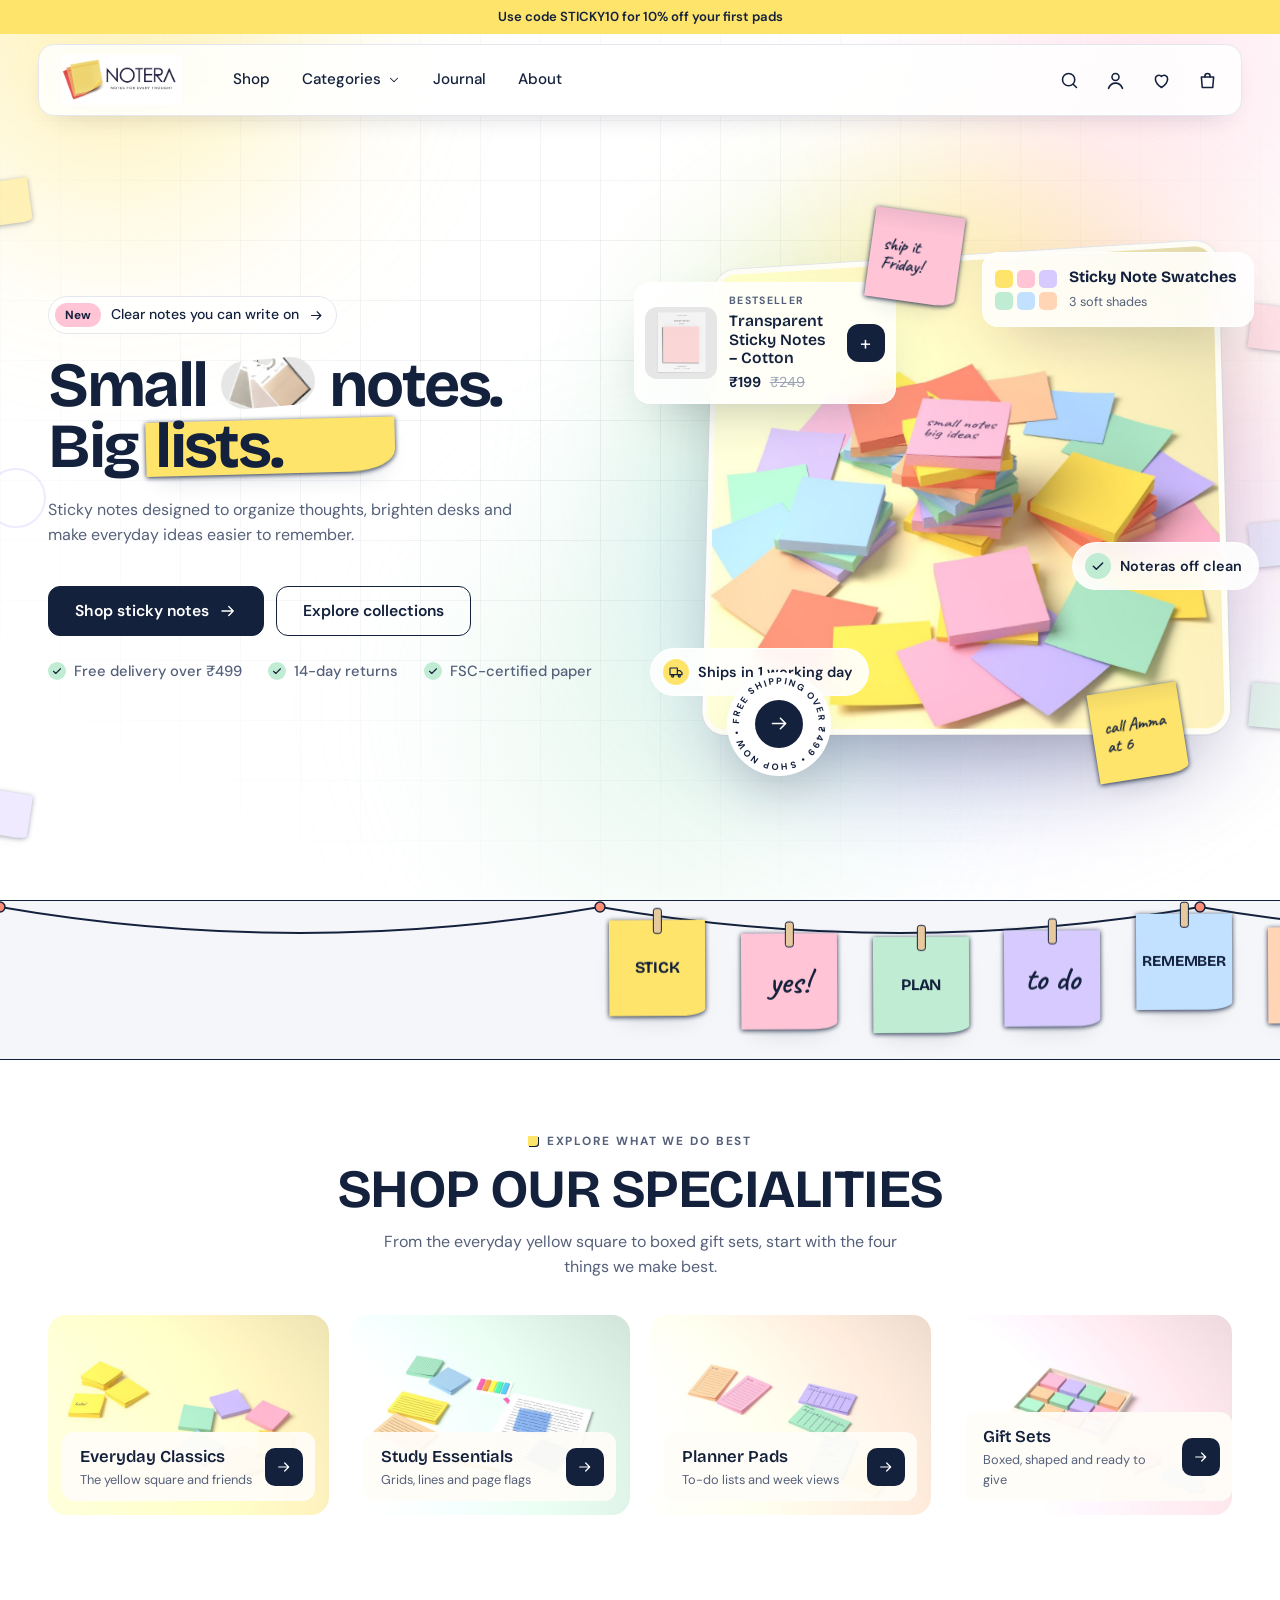
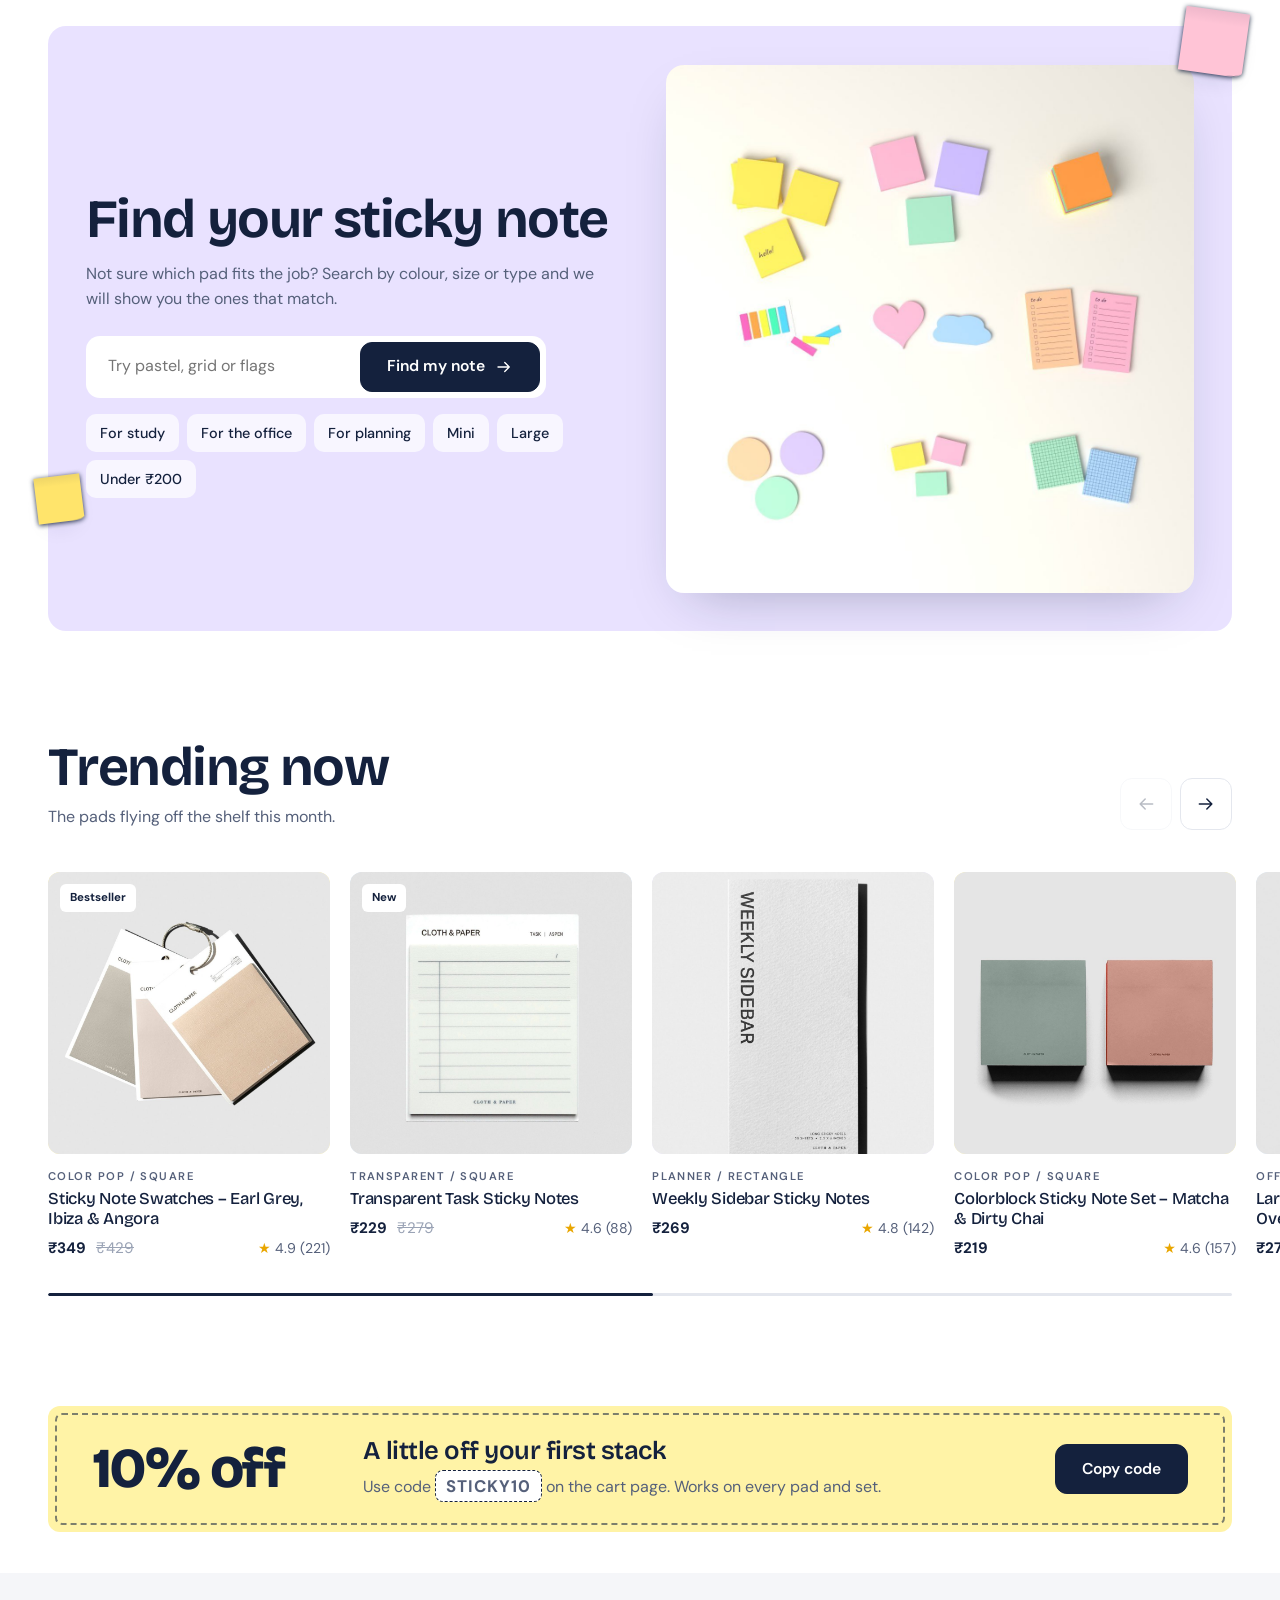
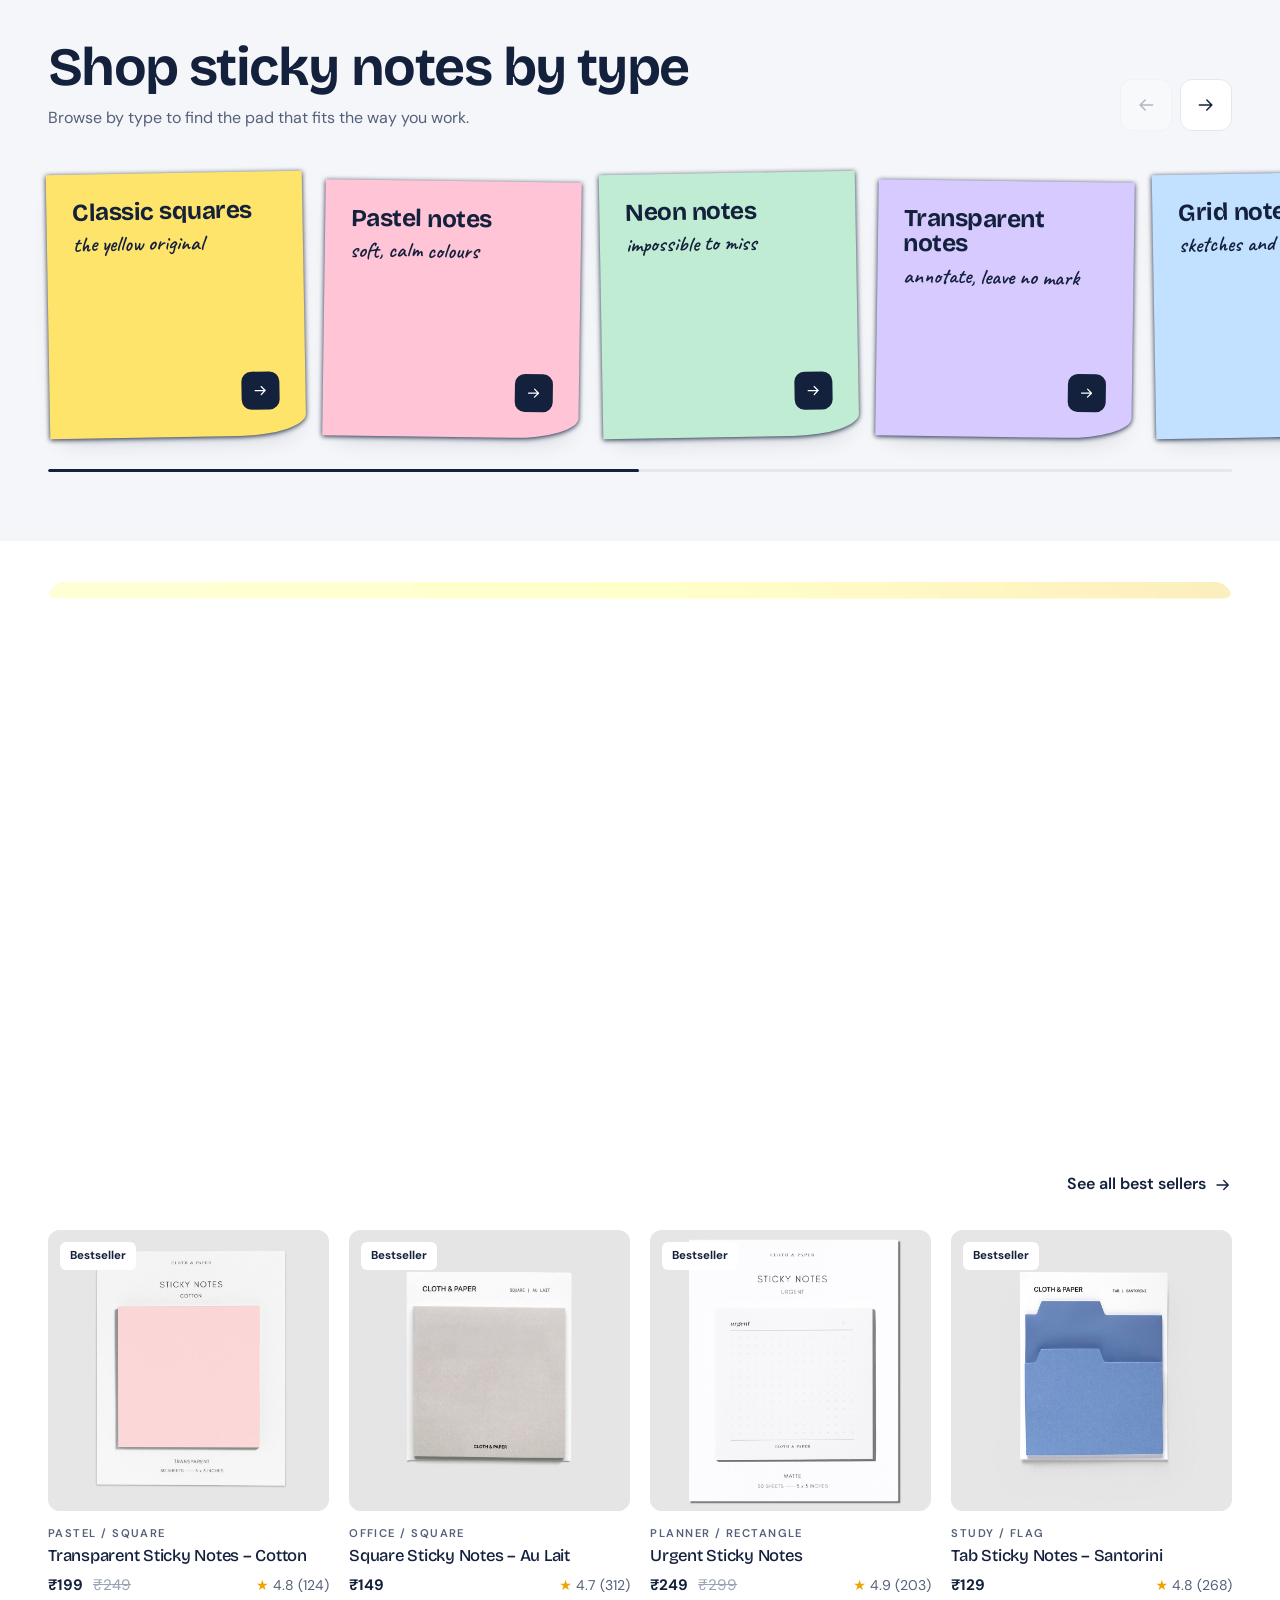
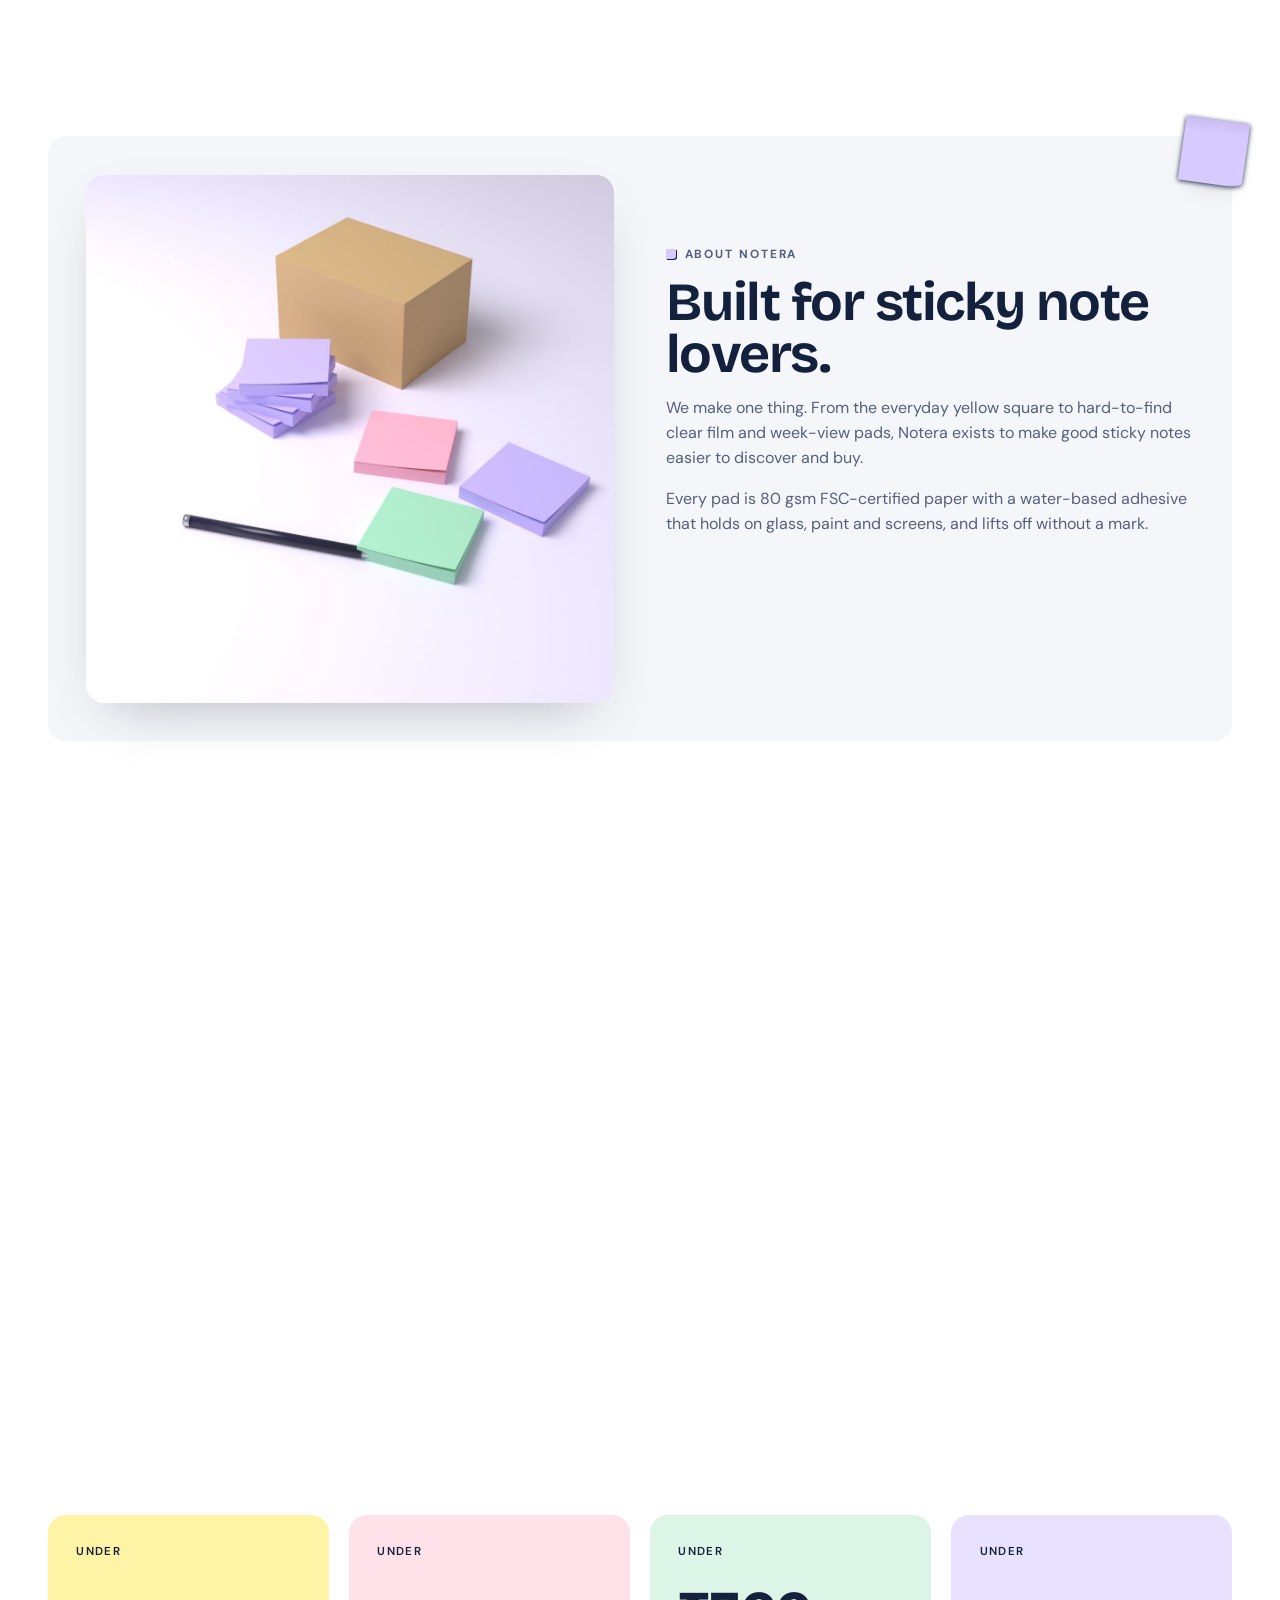
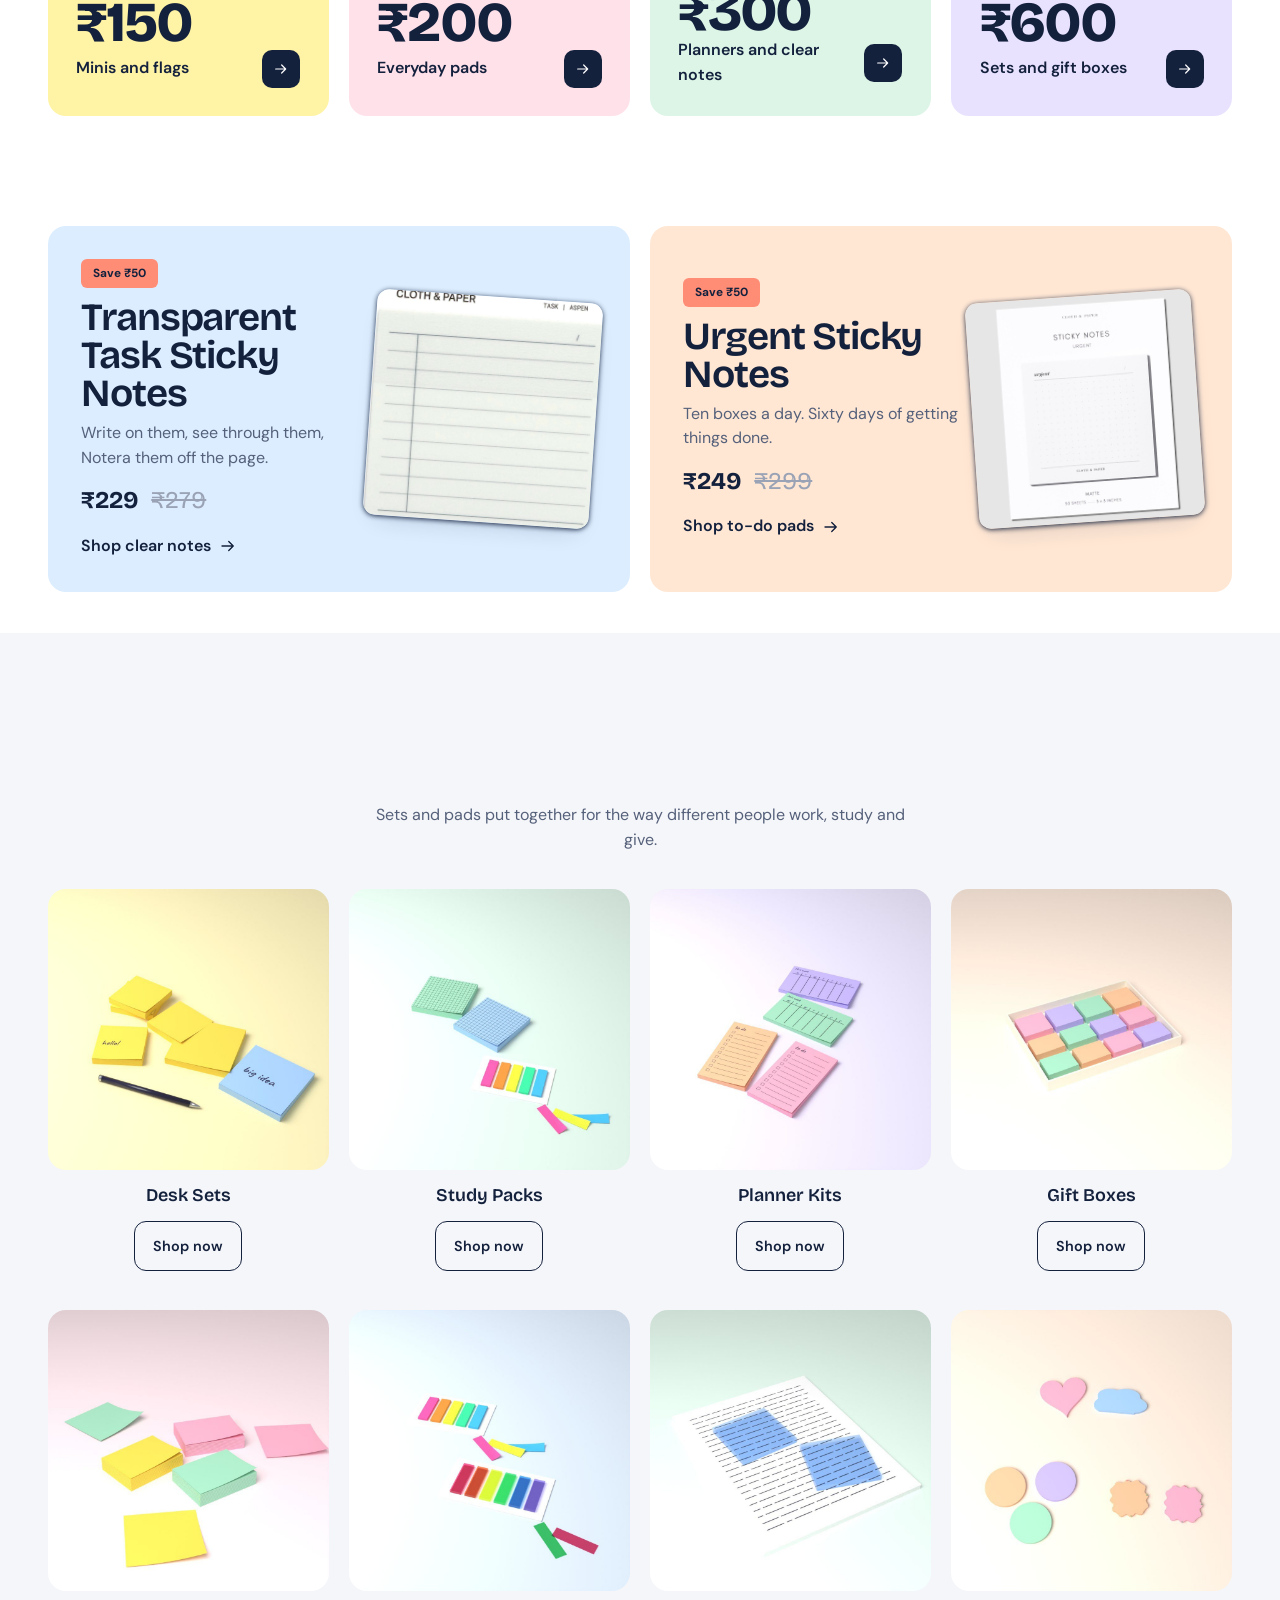
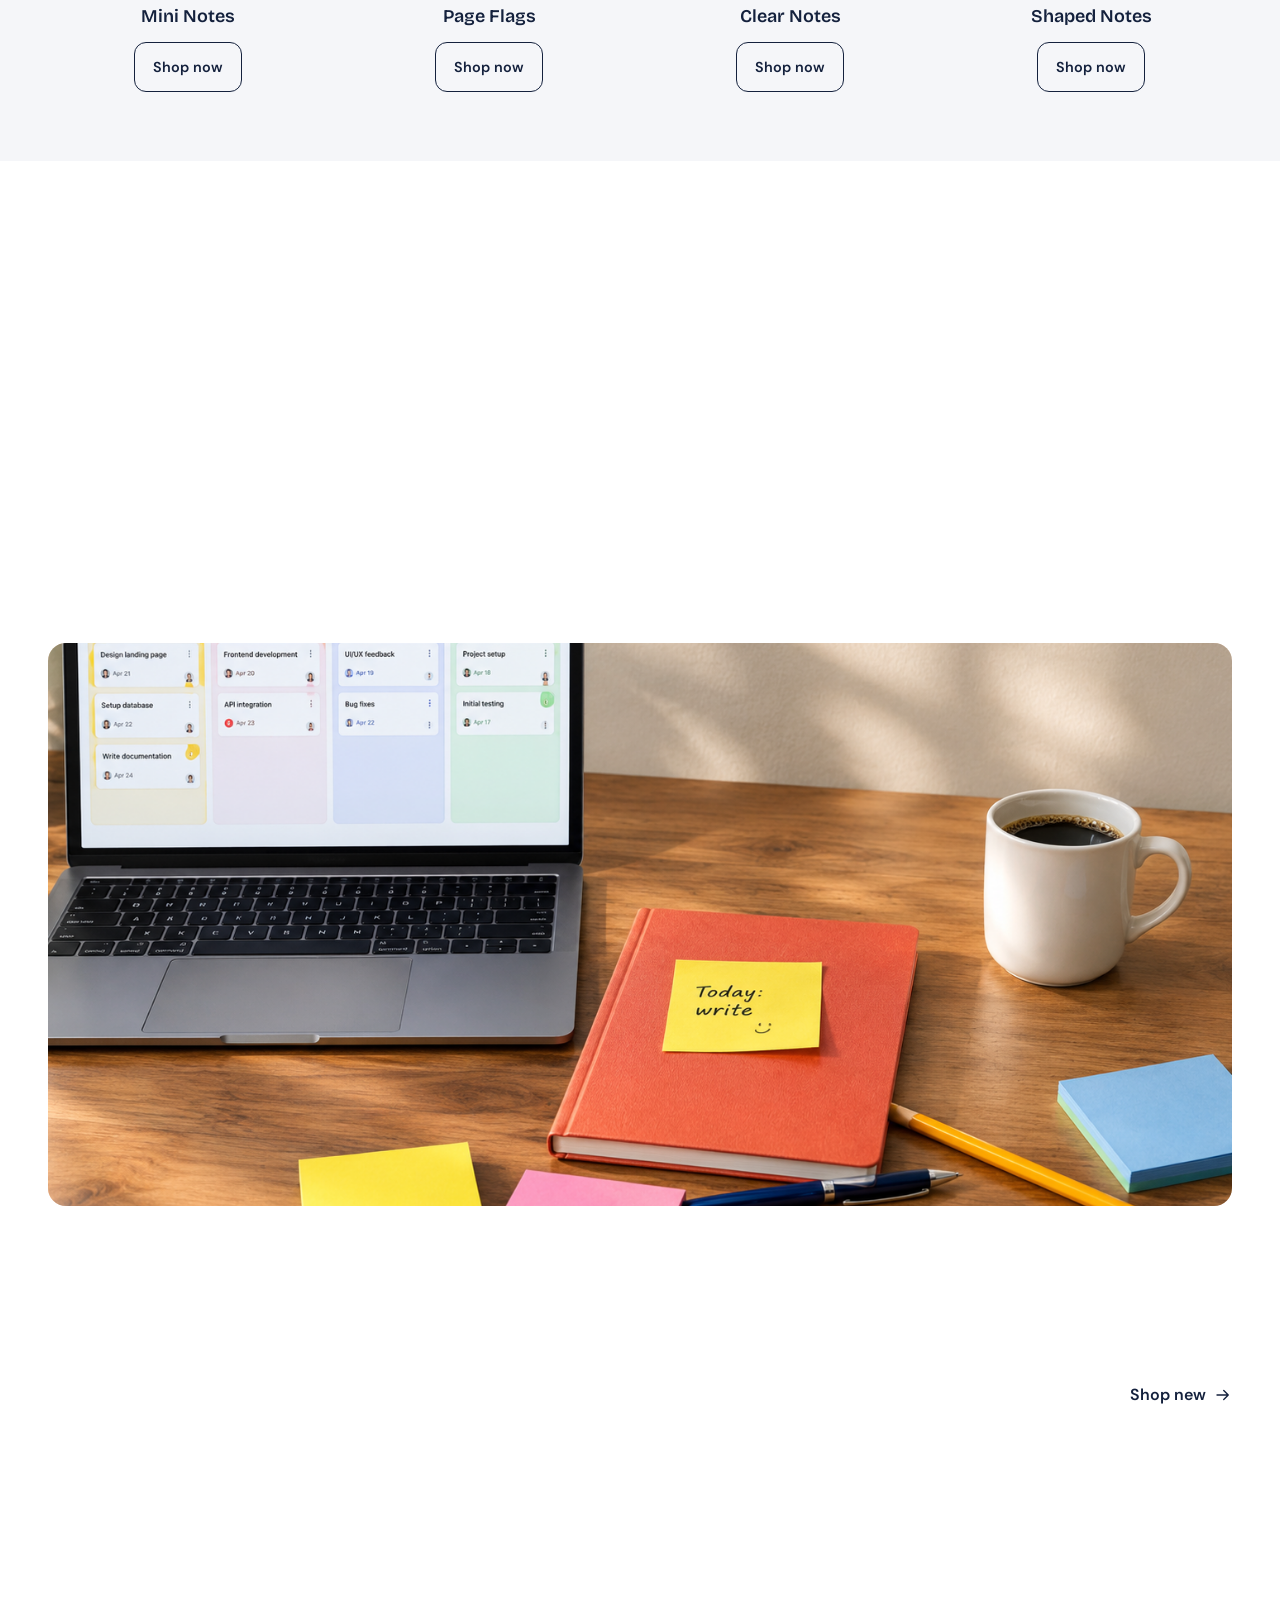
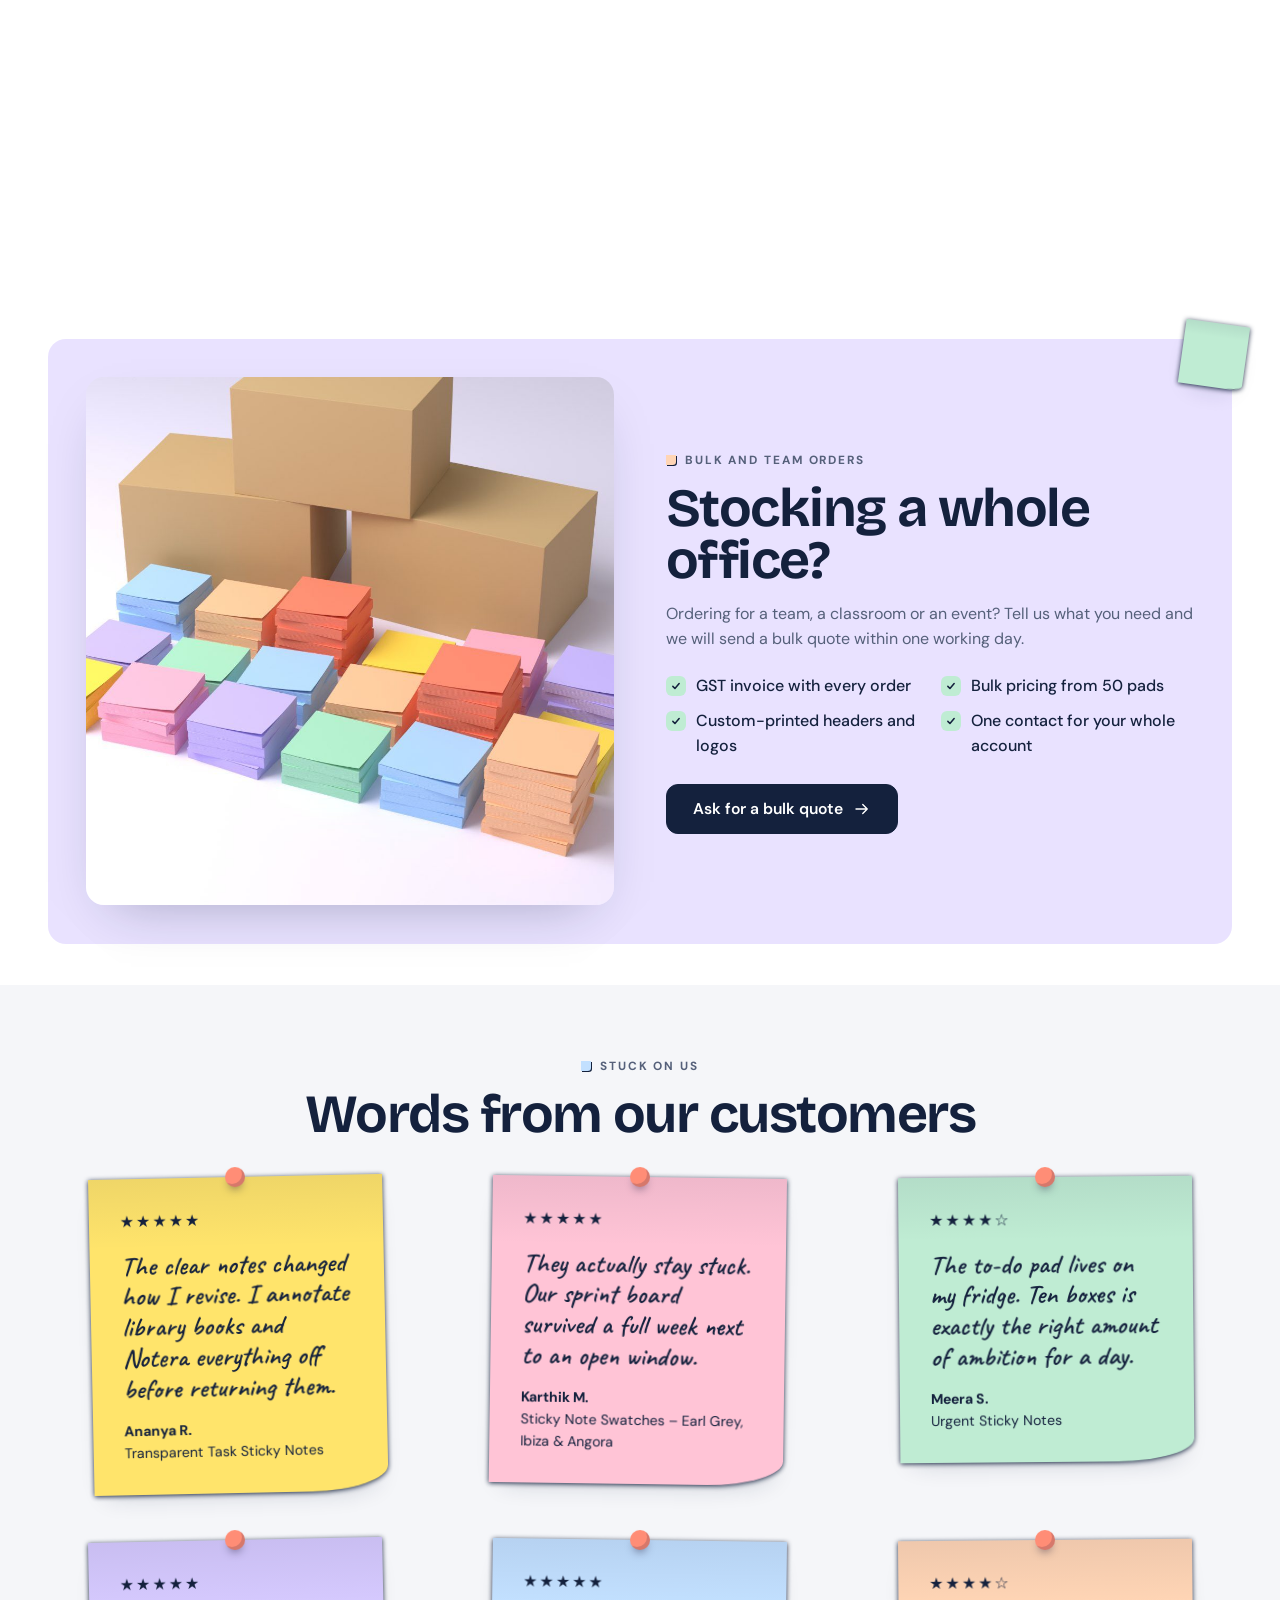
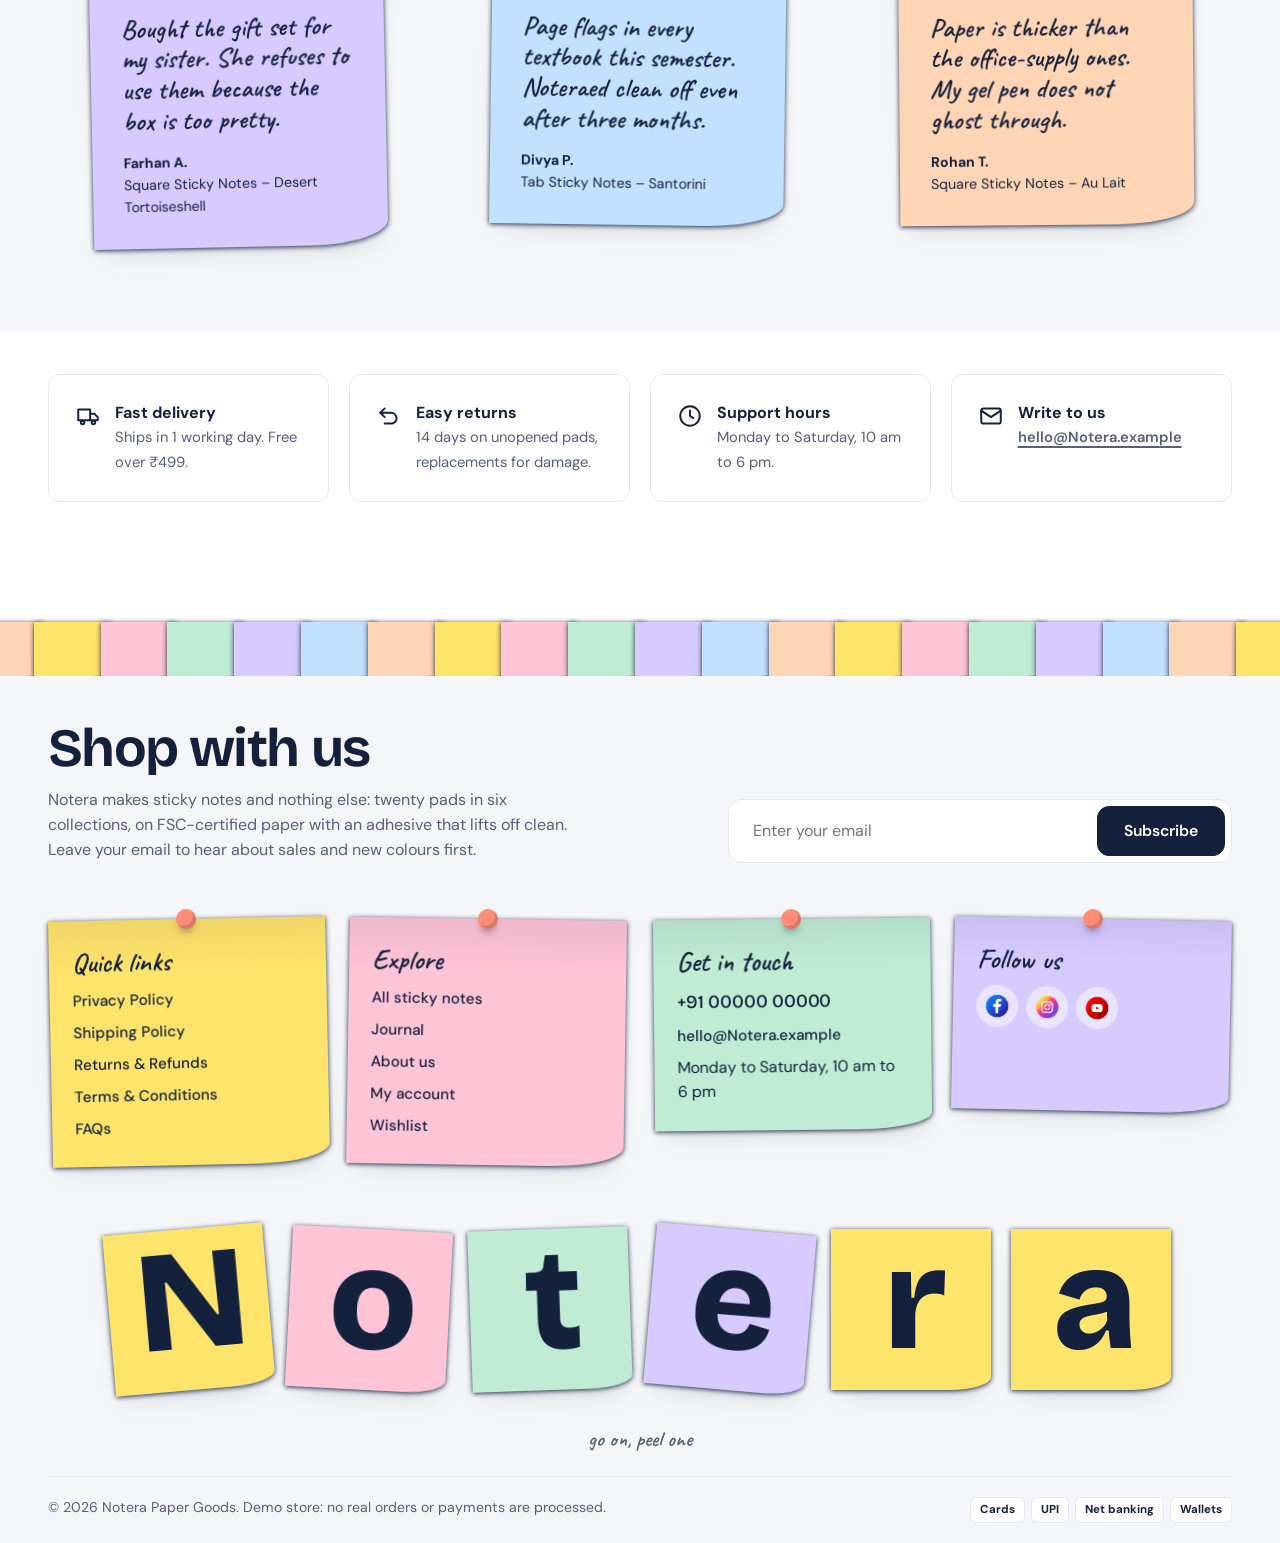
<file: index.html>
<!DOCTYPE html>
<html lang="en" data-currency="&#8377;" data-locale="en-IN">

<head>
  <meta charset="utf-8">
  <meta name="viewport" content="width=device-width, initial-scale=1">
  <title>Notera | Sticky notes for small notes and big ideas</title>
  <meta name="description"
    content="Shop premium sticky notes: pastel, transparent, grid, planner and neon pads on FSC-certified paper. Free shipping over Rs 499.">
  <meta name="theme-color" content="#ffe46b">
  <link rel="icon" href="images/icons/favicon.png" type="image/svg+xml">
  <link rel="stylesheet" href="css/style.css">
  <link rel="stylesheet" href="css/components.css">
  <link rel="stylesheet" href="css/animations.css">
  <link rel="stylesheet" href="css/responsive.css">
</head>

<body data-brand="Notera" data-free-shipping-over="499" data-shipping-fee="49" data-free-label="Free"
  data-order-prefix="PL-">
  <!-- Page transition cover -->
  <div class="veil" aria-hidden="true"><img src="images/logo/notera-logo.png" alt="" width="184" height="60"></div>
  <div class="progress" aria-hidden="true"></div>
  <!-- A few floating background objects at the page sides (decoration only) -->
  <div class="bg-notes" aria-hidden="true"><span class="bgn bgn--l"></span><span class="bgn bgn--r"></span><span
      class="bgn bgn--dot bgn--l"></span><span class="bgn bgn--r"></span><span class="bgn bgn--ring bgn--l"></span><span
      class="bgn bgn--r"></span><span class="bgn bgn--dot bgn--r"></span><span class="bgn bgn--l"></span></div>
  <a class="skip" href="#main">Skip to content</a>

  <!-- ============ HEADER ============ -->
  <header class="header">
    <!-- Announcement bar: each <p> is one rotating message -->
    <div class="announce" role="region" aria-label="Announcements">
      <p class="is-on">Free delivery on orders over &#8377;499</p>
      <p>Use code STICKY10 for 10% off your first pads</p>
      <p>Orders ship within 1 working day, all over India</p>
    </div>
    <div class="header__bar">
      <a class="logo" href="index.html" aria-label="Notera home"><img src="images/logo/notera-logo.png" alt="Notera"
          width="92" height="30"></a>
      <nav class="nav" aria-label="Main">
        <a class="nav__link" href="shop.html">Shop</a>
        <!-- Categories dropdown -->
        <div class="nav__item">
          <button class="nav__link" type="button" aria-expanded="false" aria-controls="mega">Categories <svg
              viewBox="0 0 24 24" fill="none" stroke="currentColor" stroke-width="1.8" stroke-linecap="round"
              stroke-linejoin="round" aria-hidden="true">
              <path d="m6 9 6 6 6-6" />
            </svg></button>
          <div class="mega" id="mega">
            <div>
              <h3>Collections</h3>
              <div class="mega__cols">
                <a class="mega__thumb" href="shop.html?collection=Pastel"><img src="images/categories/pastel.jpg" alt=""
                    width="104" height="104" loading="lazy">Pastel</a>
                <a class="mega__thumb" href="shop.html?collection=Study"><img src="images/categories/study.jpg" alt=""
                    width="104" height="104" loading="lazy">Study</a>
                <a class="mega__thumb" href="shop.html?collection=Office"><img src="images/categories/office.jpg" alt=""
                    width="104" height="104" loading="lazy">Office</a>
                <a class="mega__thumb" href="shop.html?collection=Planner"><img src="images/categories/planner.jpg"
                    alt="" width="104" height="104" loading="lazy">Planner</a>
                <a class="mega__thumb" href="shop.html?collection=Transparent"><img
                    src="images/categories/transparent.jpg" alt="" width="104" height="104"
                    loading="lazy">Transparent</a>
                <a class="mega__thumb" href="shop.html?collection=Color%20Pop"><img
                    src="images/categories/color-pop.jpg" alt="" width="104" height="104" loading="lazy">Color Pop</a>
              </div>
            </div>
            <div>
              <h3>By type</h3>
              <ul>
                <li><a class="mega__link" href="shop.html?q=classic">Classic squares</a></li>
                <li><a class="mega__link" href="shop.html?q=pastel">Pastel notes</a></li>
                <li><a class="mega__link" href="shop.html?q=neon">Neon notes</a></li>
                <li><a class="mega__link" href="shop.html?q=clear">Transparent notes</a></li>
                <li><a class="mega__link" href="shop.html?q=grid">Grid notes</a></li>
                <li><a class="mega__link" href="shop.html?q=lined">Lined notes</a></li>
                <li><a class="mega__link" href="shop.html?q=to-do">To-do pads</a></li>
                <li><a class="mega__link" href="shop.html?shape=Flag">Page flags</a></li>
                <li><a class="mega__link" href="shop.html?shape=Shaped">Shaped notes</a></li>
              </ul>
            </div>
            <div>
              <h3>By size</h3>
              <ul>
                <li><a class="mega__link" href="shop.html?size=Mini">Mini, 51 x 38 mm</a></li>
                <li><a class="mega__link" href="shop.html?size=Standard">Standard, 76 x 76 mm</a></li>
                <li><a class="mega__link" href="shop.html?size=Large">Large, 101 x 101 mm</a></li>
              </ul>
              <h3 data-gap>By budget</h3>
              <ul>
                <li><a class="mega__link" href="shop.html?max=150">Under &#8377;150</a></li>
                <li><a class="mega__link" href="shop.html?max=200">Under &#8377;200</a></li>
                <li><a class="mega__link" href="shop.html?max=300">Under &#8377;300</a></li>
              </ul>
            </div>
            <a class="mega__feature tint-yellow" href="product.html?id=p17">
              <img src="images/products/sticky-note-swatches-earl-grey-ibiza-angora-01.jpg" alt="Sticky Note Swatches &ndash; Earl Grey, Ibiza &amp; Angora"
                width="600" height="600" loading="lazy">
              <span>Sticky Note Swatches<small>Earl Grey, Ibiza &amp; Angora, &#8377;349</small></span>
            </a>
          </div>
        </div>
        <a class="nav__link" href="journal.html">Journal</a>
        <a class="nav__link" href="index.html#about">About</a>
      </nav>
      <div class="header__tools">
        <button class="icon-btn" type="button" data-open="search-panel" aria-label="Search"><svg viewBox="0 0 24 24"
            fill="none" stroke="currentColor" stroke-width="1.8" stroke-linecap="round" stroke-linejoin="round"
            aria-hidden="true">
            <circle cx="11" cy="11" r="7" />
            <path d="m20 20-3.5-3.5" />
          </svg></button>
        <a class="icon-btn hide-xs" href="account.html" aria-label="Account"><svg viewBox="0 0 24 24" fill="none"
            stroke="currentColor" stroke-width="1.8" stroke-linecap="round" stroke-linejoin="round" aria-hidden="true">
            <circle cx="12" cy="8" r="4" />
            <path d="M4 21c1.5-4 4.5-6 8-6s6.5 2 8 6" />
          </svg></a>
        <button class="icon-btn" type="button" data-open="wishlist-drawer" aria-label="Open wishlist"><svg
            viewBox="0 0 24 24" fill="none" stroke="currentColor" stroke-width="1.8" stroke-linecap="round"
            stroke-linejoin="round" aria-hidden="true">
            <path d="M12 20s-7-4.4-7-10a4 4 0 0 1 7-2.6A4 4 0 0 1 19 10c0 5.6-7 10-7 10Z" />
          </svg><span class="count" data-wish-count hidden>0</span></button>
        <button class="icon-btn" type="button" data-open="cart-drawer" aria-label="Open cart"><svg viewBox="0 0 24 24"
            fill="none" stroke="currentColor" stroke-width="1.8" stroke-linecap="round" stroke-linejoin="round"
            aria-hidden="true">
            <path d="M5 8h14l-1 12H6L5 8Z" />
            <path d="M9 8V7a3 3 0 0 1 6 0v1" />
          </svg><span class="count" data-cart-count hidden>0</span></button>
        <button class="icon-btn menu-btn" type="button" data-open="mobile-menu" aria-label="Open menu"><svg
            viewBox="0 0 24 24" fill="none" stroke="currentColor" stroke-width="1.8" stroke-linecap="round"
            stroke-linejoin="round" aria-hidden="true">
            <path d="M4 8h16M4 16h16" />
          </svg></button>
      </div>
    </div>
  </header>

  <main id="main">

    <!-- ============ HERO ============ -->
    <section class="hero hero--fx" data-hero>
      <!-- Hero background (decoration only): colour glow, a drifting grid, and small notes that float upward.
           Each <span> is one floating note; delete some for a calmer background. -->
      <div class="fx-bg" aria-hidden="true">
        <i></i><i></i><i></i>
        <b class="fx-grid-lines"></b>
        <span></span><span></span><span></span><span></span><span></span><span></span><span></span><span></span><span></span>
      </div>

      <div class="wrap fx-layout">
        <!-- LEFT: text -->
        <div class="fx-copy">
          <a class="hero__chip fx-pill" href="shop.html?collection=Transparent" data-reveal="pop"><b>New</b> Clear notes
            you can write on <svg viewBox="0 0 24 24" fill="none" stroke="currentColor" stroke-width="1.8"
              stroke-linecap="round" stroke-linejoin="round" aria-hidden="true">
              <path d="M4 12h15m-6-6 6 6-6 6" />
            </svg></a>

          <!-- Headline: letters rise one by one; the small picture and the last word are part of the line -->
          <h1 class="display fx-title" data-split="chars">
            <span class="fx-line">Small <span class="fx-media" data-nosplit aria-hidden="true"><img
                  src="images/products/sticky-note-swatches-earl-grey-ibiza-angora-01.jpg" alt="" width="300" height="300"></span>
              notes.</span>
            <span class="fx-line">Big <span class="swap" data-swap data-nosplit><span class="is-on">ideas.</span><span
                  aria-hidden="true">plans.</span><span aria-hidden="true">lists.</span><span
                  aria-hidden="true">dreams.</span></span></span>
          </h1>

          <p class="lede" data-reveal="blur" data-d="3">Sticky notes designed to organize thoughts, brighten desks and
            make everyday ideas easier to remember.</p>

          <div class="hero__cta" data-reveal data-d="4">
            <a class="btn fx-btn" href="shop.html">Shop sticky notes <svg viewBox="0 0 24 24" fill="none"
                stroke="currentColor" stroke-width="1.8" stroke-linecap="round" stroke-linejoin="round"
                aria-hidden="true">
                <path d="M4 12h15m-6-6 6 6-6 6" />
              </svg></a>
            <a class="btn btn--ghost" href="#specialities">Explore collections</a>
          </div>

          <ul class="fx-points" data-reveal data-d="5">
            <li><svg viewBox="0 0 24 24" fill="none" stroke="currentColor" stroke-width="2.2" stroke-linecap="round"
                stroke-linejoin="round" aria-hidden="true">
                <path d="m5 12.5 4.5 4.5L19 7.5" />
              </svg> Free delivery over &#8377;499</li>
            <li><svg viewBox="0 0 24 24" fill="none" stroke="currentColor" stroke-width="2.2" stroke-linecap="round"
                stroke-linejoin="round" aria-hidden="true">
                <path d="m5 12.5 4.5 4.5L19 7.5" />
              </svg> 14-day returns</li>
            <li><svg viewBox="0 0 24 24" fill="none" stroke="currentColor" stroke-width="2.2" stroke-linecap="round"
                stroke-linejoin="round" aria-hidden="true">
                <path d="m5 12.5 4.5 4.5L19 7.5" />
              </svg> FSC-certified paper</li>
          </ul>

        </div>

        <!-- RIGHT: the picture with floating cards around it -->
        <div class="fx-stage" data-scroll-tilt>
          <div class="fx-halo" aria-hidden="true"></div>
          <div class="fx-screen tint-yellow">

            <!-- <img src="images/banners/hero-sticky-notes.jpg"
              alt="Stacks and a ring of colourful sticky notes on a yellow surface" width="1400" height="1400"
              fetchpriority="high"> -->

            <video autoplay muted loop playsinline width="1400" height="1400"
              poster="images/banners/hero-sticky-notes.jpg">
              <source src="images/banners/hero_banner.mp4" type="video/mp4">
              Your browser does not support the video tag.
            </video>

          </div>

          <!-- Floating product card (the + button really adds to the cart) -->
          <article class="fx-float fx-card fx-card--product" data-depth="-0.10" data-product data-id="p01"
            data-name="Transparent Sticky Notes &ndash; Cotton" data-price="199" data-image="images/products/transparent-sticky-notes-cotton-01.jpg"
            data-href="product.html?id=p01" data-colors="Pink,Lavender,Mint" data-sizes="Standard" data-stock="in">
            <a class="fx-card__img tint-pink" href="product.html?id=p01" tabindex="-1" aria-hidden="true"><img
                src="images/products/transparent-sticky-notes-cotton-01.jpg" alt="" width="400" height="400"></a>
            <div class="fx-card__body">
              <p class="fx-card__cat">Bestseller</p>
              <p class="fx-card__name"><a href="product.html?id=p01">Transparent Sticky Notes &ndash; Cotton</a></p>
              <p class="price">&#8377;199 <s><span class="sr-only">Was </span>&#8377;249</s></p>
            </div>
            <button class="fx-card__add" type="button" data-add
              aria-label="Add Transparent Sticky Notes &ndash; Cotton to cart">+</button>
          </article>

          <a class="fx-float fx-card fx-card--swatch" href="product.html?id=p17" data-depth="-0.16">
            <span class="fx-dots" aria-hidden="true"><i class="c-yellow"></i><i class="c-pink"></i><i
                class="c-lavender"></i><i class="c-mint"></i><i class="c-blue"></i><i class="c-peach"></i></span>
            <span><b>Sticky Note Swatches</b><small>3 soft shades</small></span>
          </a>

          <p class="fx-float fx-chip fx-chip--ship" data-depth="-0.07"><svg viewBox="0 0 24 24" fill="none"
              stroke="currentColor" stroke-width="1.8" stroke-linecap="round" stroke-linejoin="round"
              aria-hidden="true">
              <path d="M3 6h11v10H3zM14 10h4l3 3v3h-7z" />
              <circle cx="7" cy="18" r="1.6" />
              <circle cx="17" cy="18" r="1.6" />
            </svg> Ships in 1 working day</p>
          <p class="fx-float fx-chip fx-chip--clean" data-depth="-0.13"><svg viewBox="0 0 24 24" fill="none"
              stroke="currentColor" stroke-width="2.2" stroke-linecap="round" stroke-linejoin="round"
              aria-hidden="true">
              <path d="m5 12.5 4.5 4.5L19 7.5" />
            </svg> Noteras off clean</p>

          <div class="fx-float note note--pink fx-note" data-depth="-0.19" aria-hidden="true"><span class="hand">ship it
              Friday!</span></div>
          <div class="fx-float note fx-note fx-note--2" data-depth="-0.09" aria-hidden="true"><span class="hand">call
              Amma at 6</span></div>

          <a class="fx-float spin spin--fx" href="shop.html" aria-label="Free shipping over 499 rupees. Shop now"
            data-depth="-0.12">
            <svg class="spin__ring" viewBox="0 0 120 120" aria-hidden="true">
              <defs>
                <path id="ring-fx" d="M60,60 m-46,0 a46,46 0 1,1 92,0 a46,46 0 1,1 -92,0" />
              </defs><text>
                <textPath href="#ring-fx" textLength="284">Free shipping over &#8377;499 &#8226; Shop now &#8226;
                </textPath>
              </text>
            </svg>
            <span class="spin__core"><svg viewBox="0 0 24 24" fill="none" stroke="currentColor" stroke-width="1.8"
                stroke-linecap="round" stroke-linejoin="round" aria-hidden="true">
                <path d="M4 12h15m-6-6 6 6-6 6" />
              </svg></span>
          </a>
        </div>
      </div>
    </section>

    <!-- ============ CLOTHESLINE TICKER ============
         Notes pegged to a string, looping forever. Edit the words in the first group;
         the two copies after it only exist to make the loop seamless. -->
    <div class="line-ticker" data-line-ticker aria-label="Stick, plan, remember, create, organize, repeat">
      <svg class="line-ticker__rope" aria-hidden="true">
        <defs>
          <pattern id="rope" width="600" height="70" patternUnits="userSpaceOnUse">
            <path d="M0,6 Q300,58 600,6" />
            <circle cx="0" cy="6" r="5" />
            <circle cx="600" cy="6" r="5" />
          </pattern>
        </defs>
        <rect width="100%" height="70" fill="url(#rope)" />
      </svg>
      <div class="line-ticker__track" aria-hidden="true">
        <div class="line-ticker__group"><span class="tick"><span class="tick__note"><b>STICK</b></span></span><span
            class="tick"><span class="tick__note"><span class="hand">yes!</span></span></span><span class="tick"><span
              class="tick__note"><b>PLAN</b></span></span><span class="tick"><span class="tick__note"><span
                class="hand">to do</span></span></span><span class="tick"><span
              class="tick__note"><b style="font-size: 15px;">REMEMBER</b></span></span><span class="tick"><span class="tick__note"><span
                class="hand">idea</span></span></span><span class="tick"><span
              class="tick__note"><b>CREATE</b></span></span><span class="tick"><span class="tick__note"><span
                class="hand">wow</span></span></span><span class="tick"><span
              class="tick__note"><b>ORGANIZE</b></span></span><span class="tick"><span class="tick__note"><span
                class="hand">ok!</span></span></span><span class="tick"><span
              class="tick__note"><b>REPEAT</b></span></span><span class="tick"><span class="tick__note"><span
                class="hand">go</span></span></span></div>
        <div class="line-ticker__group"><span class="tick"><span class="tick__note"><b>STICK</b></span></span><span
            class="tick"><span class="tick__note"><span class="hand">yes!</span></span></span><span class="tick"><span
              class="tick__note"><b>PLAN</b></span></span><span class="tick"><span class="tick__note"><span
                class="hand">to do</span></span></span><span class="tick"><span
              class="tick__note"><b style="font-size: 15px;">REMEMBER</b></span></span><span class="tick"><span class="tick__note"><span
                class="hand">idea</span></span></span><span class="tick"><span
              class="tick__note"><b>CREATE</b></span></span><span class="tick"><span class="tick__note"><span
                class="hand">wow</span></span></span><span class="tick"><span
              class="tick__note"><b>ORGANIZE</b></span></span><span class="tick"><span class="tick__note"><span
                class="hand">ok!</span></span></span><span class="tick"><span
              class="tick__note"><b>REPEAT</b></span></span><span class="tick"><span class="tick__note"><span
                class="hand">go</span></span></span></div>
        <div class="line-ticker__group"><span class="tick"><span class="tick__note"><b>STICK</b></span></span><span
            class="tick"><span class="tick__note"><span class="hand">yes!</span></span></span><span class="tick"><span
              class="tick__note"><b>PLAN</b></span></span><span class="tick"><span class="tick__note"><span
                class="hand">to do</span></span></span><span class="tick"><span
              class="tick__note"><b style="font-size: 15px;">REMEMBER</b></span></span><span class="tick"><span class="tick__note"><span
                class="hand">idea</span></span></span><span class="tick"><span
              class="tick__note"><b>CREATE</b></span></span><span class="tick"><span class="tick__note"><span
                class="hand">wow</span></span></span><span class="tick"><span
              class="tick__note"><b>ORGANIZE</b></span></span><span class="tick"><span class="tick__note"><span
                class="hand">ok!</span></span></span><span class="tick"><span
              class="tick__note"><b>REPEAT</b></span></span><span class="tick"><span class="tick__note"><span
                class="hand">go</span></span></span></div>
      </div>
    </div>

    <!-- ============ SHOP OUR SPECIALITIES ============ -->
    <section class="section" id="specialities">
      <div class="wrap">
        <div class="shead">
          <span class="eyebrow" data-reveal="rotate">Explore what we do best</span>
          <h2 class="h1 caps" data-split>Shop our specialities</h2>
          <p class="lede" data-reveal>From the everyday yellow square to boxed gift sets, start with the four things we
            make best.</p>
        </div>
        <div class="specials" data-stagger="rotate">
          <a class="special" href="shop.html?collection=Office" data-tilt>
            <img src="images/banners/special-classics.jpg" alt="Everyday Classics: the yellow square and friends"
              width="1400" height="1000" loading="lazy">
            <span class="special__label"><span>Everyday Classics<small>The yellow square and friends</small></span><span
                class="go"><svg viewBox="0 0 24 24" fill="none" stroke="currentColor" stroke-width="1.8"
                  stroke-linecap="round" stroke-linejoin="round" aria-hidden="true">
                  <path d="M4 12h15m-6-6 6 6-6 6" />
                </svg></span></span>
          </a>
          <a class="special" href="shop.html?collection=Study" data-tilt>
            <img src="images/banners/special-study.jpg" alt="Study Essentials: grids, lines and page flags" width="1400"
              height="1000" loading="lazy">
            <span class="special__label"><span>Study Essentials<small>Grids, lines and page flags</small></span><span
                class="go"><svg viewBox="0 0 24 24" fill="none" stroke="currentColor" stroke-width="1.8"
                  stroke-linecap="round" stroke-linejoin="round" aria-hidden="true">
                  <path d="M4 12h15m-6-6 6 6-6 6" />
                </svg></span></span>
          </a>
          <a class="special" href="shop.html?collection=Planner" data-tilt>
            <img src="images/banners/special-planner.jpg" alt="Planner Pads: to-do lists and week views" width="1400"
              height="1000" loading="lazy">
            <span class="special__label"><span>Planner Pads<small>To-do lists and week views</small></span><span
                class="go"><svg viewBox="0 0 24 24" fill="none" stroke="currentColor" stroke-width="1.8"
                  stroke-linecap="round" stroke-linejoin="round" aria-hidden="true">
                  <path d="M4 12h15m-6-6 6 6-6 6" />
                </svg></span></span>
          </a>
          <a class="special" href="shop.html?q=gift" data-tilt>
            <img src="images/banners/special-gifts.jpg" alt="Gift Sets: boxed, shaped and ready to give" width="1400"
              height="1000" loading="lazy">
            <span class="special__label"><span>Gift Sets<small>Boxed, shaped and ready to give</small></span><span
                class="go"><svg viewBox="0 0 24 24" fill="none" stroke="currentColor" stroke-width="1.8"
                  stroke-linecap="round" stroke-linejoin="round" aria-hidden="true">
                  <path d="M4 12h15m-6-6 6 6-6 6" />
                </svg></span></span>
          </a>
        </div>
      </div>
    </section>

    <!-- ============ FIND YOUR STICKY NOTE ============ -->
    <section class="section section--tight" id="finder">
      <div class="wrap">
        <div class="split-panel tint-lavender">
          <span class="deco note note--pink" data-float="2" aria-hidden="true"></span>
          <span class="deco note" data-float="3" aria-hidden="true"></span>
          <div>
            <span class="eyebrow eyebrow--pink" data-reveal="rotate">Find the perfect match</span>
            <h2 class="h1" data-split>Find your sticky note</h2>
            <p class="lede" data-reveal="left">Not sure which pad fits the job? Search by colour, size or type and we
              will show you the ones that match.</p>
            <form class="finder-form" action="shop.html" method="get" role="search" data-reveal="left" data-d="1">
              <label class="sr-only" for="finder-q">Search by colour, size or type</label>
              <input id="finder-q" type="search" name="q" placeholder="Try pastel, grid or flags">
              <button class="btn" type="submit">Find my note <svg viewBox="0 0 24 24" fill="none" stroke="currentColor"
                  stroke-width="1.8" stroke-linecap="round" stroke-linejoin="round" aria-hidden="true">
                  <path d="M4 12h15m-6-6 6 6-6 6" />
                </svg></button>
            </form>
            <div class="chips" data-stagger>
              <a class="chip" href="shop.html?collection=Study">For study</a>
              <a class="chip" href="shop.html?collection=Office">For the office</a>
              <a class="chip" href="shop.html?collection=Planner">For planning</a>
              <a class="chip" href="shop.html?size=Mini">Mini</a>
              <a class="chip" href="shop.html?size=Large">Large</a>
              <a class="chip" href="shop.html?max=200">Under &#8377;200</a>
            </div>
          </div>
          <div class="split-panel__img" data-reveal="iris"><img src="images/banners/find-your-note.jpg"
              alt="Nine kinds of sticky notes laid out in a grid" width="1200" height="1200" loading="lazy"></div>
        </div>
      </div>
    </section>

    <!-- ============ TRENDING (product carousel) ============ -->
    <section class="section" id="trending">
      <div class="wrap" data-carousel>
        <div class="carousel__head">
          <div>
            <h2 class="h1" data-split>Trending now</h2>
            <p class="lede" data-reveal>The pads flying off the shelf this month.</p>
          </div>
          <div class="carousel__nav">
            <button class="arrow-btn" type="button" data-prev aria-label="Previous products"><svg viewBox="0 0 24 24"
                fill="none" stroke="currentColor" stroke-width="1.8" stroke-linecap="round" stroke-linejoin="round"
                aria-hidden="true">
                <path d="M4 12h15m-6-6 6 6-6 6" />
              </svg></button>
            <button class="arrow-btn" type="button" data-next aria-label="Next products"><svg viewBox="0 0 24 24"
                fill="none" stroke="currentColor" stroke-width="1.8" stroke-linecap="round" stroke-linejoin="round"
                aria-hidden="true">
                <path d="M4 12h15m-6-6 6 6-6 6" />
              </svg></button>
          </div>
        </div>
        <div class="track" data-track data-stagger="right">
          <article class="card" data-product data-id="p17" data-name="Sticky Note Swatches &ndash; Earl Grey, Ibiza &amp; Angora" data-price="349"
            data-image="images/products/sticky-note-swatches-earl-grey-ibiza-angora-01.jpg" data-href="product.html?id=p17"
            data-collection="Color Pop" data-colors="Yellow,Pink,Lavender,Mint,Blue,Peach" data-sizes="Standard"
            data-shape="Square" data-stock="in" data-rating="4.9" data-sold="1430" data-added="14">
            <div class="card__media tint-yellow">
              <a class="card__link" href="product.html?id=p17" tabindex="-1" aria-hidden="true">
                <img class="card__img" src="images/products/sticky-note-swatches-earl-grey-ibiza-angora-01.jpg" alt="" width="800"
                  height="800" loading="lazy">
                <img class="card__img card__img--alt" src="images/products/sticky-note-swatches-earl-grey-ibiza-angora-02.jpg" alt=""
                  width="800" height="800" loading="lazy">
              </a>
              <span class="card__badge">Bestseller</span>
              <button class="card__wish" type="button" data-wish aria-pressed="false"
                aria-label="Save Sticky Note Swatches &ndash; Earl Grey, Ibiza &amp; Angora to wishlist"><svg viewBox="0 0 24 24" fill="none"
                  stroke="currentColor" stroke-width="1.8" stroke-linecap="round" stroke-linejoin="round"
                  aria-hidden="true">
                  <path d="M12 20s-7-4.4-7-10a4 4 0 0 1 7-2.6A4 4 0 0 1 19 10c0 5.6-7 10-7 10Z" />
                </svg></button>
              <button class="card__add" type="button" data-add
                aria-label="Add Sticky Note Swatches &ndash; Earl Grey, Ibiza &amp; Angora to cart"><span class="card__add-text">Quick add
                </span><span aria-hidden="true">+</span></button>
            </div>
            <div class="card__body">
              <p class="card__cat">Color Pop / Square</p>
              <h3 class="card__name"><a href="product.html?id=p17">Sticky Note Swatches &ndash; Earl Grey, Ibiza &amp; Angora</a></h3>
              <div class="card__row">
                <span class="price">&#8377;349 <s><span class="sr-only">Was </span>&#8377;429</s></span>
                <span class="rating" aria-label="Rated 4.9 out of 5">4.9 <span class="muted">(221)</span></span>
              </div>
            </div>
          </article>
          <article class="card" data-product data-id="p03" data-name="Transparent Task Sticky Notes" data-price="229"
            data-image="images/products/transparent-task-sticky-notes-01.jpg" data-href="product.html?id=p03"
            data-collection="Transparent" data-colors="Clear" data-sizes="Standard" data-shape="Square" data-stock="in"
            data-rating="4.6" data-sold="410" data-added="18">
            <div class="card__media tint-blue">
              <a class="card__link" href="product.html?id=p03" tabindex="-1" aria-hidden="true">
                <img class="card__img" src="images/products/transparent-task-sticky-notes-01.jpg" alt="" width="800" height="800"
                  loading="lazy">
                <img class="card__img card__img--alt" src="images/products/transparent-task-sticky-notes-02.jpg" alt="" width="800"
                  height="800" loading="lazy">
              </a>
              <span class="card__badge">New</span>
              <button class="card__wish" type="button" data-wish aria-pressed="false"
                aria-label="Save Transparent Task Sticky Notes to wishlist"><svg viewBox="0 0 24 24" fill="none"
                  stroke="currentColor" stroke-width="1.8" stroke-linecap="round" stroke-linejoin="round"
                  aria-hidden="true">
                  <path d="M12 20s-7-4.4-7-10a4 4 0 0 1 7-2.6A4 4 0 0 1 19 10c0 5.6-7 10-7 10Z" />
                </svg></button>
              <button class="card__add" type="button" data-add aria-label="Add Transparent Task Sticky Notes to cart"><span
                  class="card__add-text">Quick add </span><span aria-hidden="true">+</span></button>
            </div>
            <div class="card__body">
              <p class="card__cat">Transparent / Square</p>
              <h3 class="card__name"><a href="product.html?id=p03">Transparent Task Sticky Notes</a></h3>
              <div class="card__row">
                <span class="price">&#8377;229 <s><span class="sr-only">Was </span>&#8377;279</s></span>
                <span class="rating" aria-label="Rated 4.6 out of 5">4.6 <span class="muted">(88)</span></span>
              </div>
            </div>
          </article>
          <article class="card" data-product data-id="p13" data-name="Weekly Sidebar Sticky Notes" data-price="269"
            data-image="images/products/weekly-sidebar-sticky-notes-01.jpg" data-href="product.html?id=p13"
            data-collection="Planner" data-colors="Lavender,Mint" data-sizes="Large" data-shape="Rectangle"
            data-stock="in" data-rating="4.8" data-sold="690" data-added="11">
            <div class="card__media tint-lavender">
              <a class="card__link" href="product.html?id=p13" tabindex="-1" aria-hidden="true">
                <img class="card__img" src="images/products/weekly-sidebar-sticky-notes-01.jpg" alt="" width="800"
                  height="800" loading="lazy">
                <img class="card__img card__img--alt" src="images/products/weekly-sidebar-sticky-notes-02.jpg" alt=""
                  width="800" height="800" loading="lazy">
              </a>
              <button class="card__wish" type="button" data-wish aria-pressed="false"
                aria-label="Save Weekly Sidebar Sticky Notes to wishlist"><svg viewBox="0 0 24 24" fill="none"
                  stroke="currentColor" stroke-width="1.8" stroke-linecap="round" stroke-linejoin="round"
                  aria-hidden="true">
                  <path d="M12 20s-7-4.4-7-10a4 4 0 0 1 7-2.6A4 4 0 0 1 19 10c0 5.6-7 10-7 10Z" />
                </svg></button>
              <button class="card__add" type="button" data-add aria-label="Add Weekly Sidebar Sticky Notes to cart"><span
                  class="card__add-text">Quick add </span><span aria-hidden="true">+</span></button>
            </div>
            <div class="card__body">
              <p class="card__cat">Planner / Rectangle</p>
              <h3 class="card__name"><a href="product.html?id=p13">Weekly Sidebar Sticky Notes</a></h3>
              <div class="card__row">
                <span class="price">&#8377;269</span>
                <span class="rating" aria-label="Rated 4.8 out of 5">4.8 <span class="muted">(142)</span></span>
              </div>
            </div>
          </article>
          <article class="card" data-product data-id="p07" data-name="Colorblock Sticky Note Set &ndash; Matcha &amp; Dirty Chai" data-price="219"
            data-image="images/products/colorblock-sticky-note-set-matcha-dirty-chai-01.jpg" data-href="product.html?id=p07"
            data-collection="Color Pop" data-colors="Neon" data-sizes="Standard" data-shape="Square" data-stock="in"
            data-rating="4.6" data-sold="760" data-added="5">
            <div class="card__media tint-yellow">
              <a class="card__link" href="product.html?id=p07" tabindex="-1" aria-hidden="true">
                <img class="card__img" src="images/products/colorblock-sticky-note-set-matcha-dirty-chai-01.jpg" alt="" width="800"
                  height="800" loading="lazy">
                <img class="card__img card__img--alt" src="images/products/colorblock-sticky-note-set-matcha-dirty-chai-02.jpg" alt=""
                  width="800" height="800" loading="lazy">
              </a>
              <button class="card__wish" type="button" data-wish aria-pressed="false"
                aria-label="Save Colorblock Sticky Note Set &ndash; Matcha &amp; Dirty Chai to wishlist"><svg viewBox="0 0 24 24" fill="none"
                  stroke="currentColor" stroke-width="1.8" stroke-linecap="round" stroke-linejoin="round"
                  aria-hidden="true">
                  <path d="M12 20s-7-4.4-7-10a4 4 0 0 1 7-2.6A4 4 0 0 1 19 10c0 5.6-7 10-7 10Z" />
                </svg></button>
              <button class="card__add" type="button" data-add aria-label="Add Colorblock Sticky Note Set &ndash; Matcha &amp; Dirty Chai to cart"><span
                  class="card__add-text">Quick add </span><span aria-hidden="true">+</span></button>
            </div>
            <div class="card__body">
              <p class="card__cat">Color Pop / Square</p>
              <h3 class="card__name"><a href="product.html?id=p07">Colorblock Sticky Note Set &ndash; Matcha &amp; Dirty Chai</a></h3>
              <div class="card__row">
                <span class="price">&#8377;219</span>
                <span class="rating" aria-label="Rated 4.6 out of 5">4.6 <span class="muted">(157)</span></span>
              </div>
            </div>
          </article>
          <article class="card" data-product data-id="p10" data-name="Large Sticky Notes Set &ndash; Monthly Overview" data-price="279"
            data-image="images/products/large-sticky-notes-set-monthly-overview-01.jpg" data-href="product.html?id=p10"
            data-collection="Office" data-colors="Yellow,Blue" data-sizes="Large" data-shape="Square" data-stock="in"
            data-rating="4.7" data-sold="450" data-added="3">
            <div class="card__media tint-blue">
              <a class="card__link" href="product.html?id=p10" tabindex="-1" aria-hidden="true">
                <img class="card__img" src="images/products/large-sticky-notes-set-monthly-overview-01.jpg" alt="" width="800" height="800"
                  loading="lazy">
                <img class="card__img card__img--alt" src="images/products/large-sticky-notes-set-monthly-overview-02.jpg" alt=""
                  width="800" height="800" loading="lazy">
              </a>
              <button class="card__wish" type="button" data-wish aria-pressed="false"
                aria-label="Save Large Sticky Notes Set &ndash; Monthly Overview to wishlist"><svg viewBox="0 0 24 24" fill="none"
                  stroke="currentColor" stroke-width="1.8" stroke-linecap="round" stroke-linejoin="round"
                  aria-hidden="true">
                  <path d="M12 20s-7-4.4-7-10a4 4 0 0 1 7-2.6A4 4 0 0 1 19 10c0 5.6-7 10-7 10Z" />
                </svg></button>
              <button class="card__add" type="button" data-add aria-label="Add Large Sticky Notes Set &ndash; Monthly Overview to cart"><span
                  class="card__add-text">Quick add </span><span aria-hidden="true">+</span></button>
            </div>
            <div class="card__body">
              <p class="card__cat">Office / Square</p>
              <h3 class="card__name"><a href="product.html?id=p10">Large Sticky Notes Set &ndash; Monthly Overview</a></h3>
              <div class="card__row">
                <span class="price">&#8377;279</span>
                <span class="rating" aria-label="Rated 4.7 out of 5">4.7 <span class="muted">(83)</span></span>
              </div>
            </div>
          </article>
          <article class="card" data-product data-id="p18" data-name="Square Sticky Notes &ndash; Desert Tortoiseshell" data-price="599"
            data-image="images/products/square-sticky-notes-desert-tortoiseshell-01.jpg" data-href="product.html?id=p18"
            data-collection="Pastel" data-colors="Pink,Lavender,Mint,Peach" data-sizes="Standard" data-shape="Square"
            data-stock="in" data-rating="4.9" data-sold="220" data-added="15">
            <div class="card__media tint-peach">
              <a class="card__link" href="product.html?id=p18" tabindex="-1" aria-hidden="true">
                <img class="card__img" src="images/products/square-sticky-notes-desert-tortoiseshell-01.jpg" alt="" width="800"
                  height="800" loading="lazy">
                <img class="card__img card__img--alt" src="images/products/square-sticky-notes-desert-tortoiseshell-02.jpg" alt=""
                  width="800" height="800" loading="lazy">
              </a>
              <button class="card__wish" type="button" data-wish aria-pressed="false"
                aria-label="Save Square Sticky Notes &ndash; Desert Tortoiseshell to wishlist"><svg viewBox="0 0 24 24" fill="none"
                  stroke="currentColor" stroke-width="1.8" stroke-linecap="round" stroke-linejoin="round"
                  aria-hidden="true">
                  <path d="M12 20s-7-4.4-7-10a4 4 0 0 1 7-2.6A4 4 0 0 1 19 10c0 5.6-7 10-7 10Z" />
                </svg></button>
              <button class="card__add" type="button" data-add aria-label="Add Square Sticky Notes &ndash; Desert Tortoiseshell to cart"><span
                  class="card__add-text">Quick add </span><span aria-hidden="true">+</span></button>
            </div>
            <div class="card__body">
              <p class="card__cat">Pastel / Square</p>
              <h3 class="card__name"><a href="product.html?id=p18">Square Sticky Notes &ndash; Desert Tortoiseshell</a></h3>
              <div class="card__row">
                <span class="price">&#8377;599 <s><span class="sr-only">Was </span>&#8377;749</s></span>
                <span class="rating" aria-label="Rated 4.9 out of 5">4.9 <span class="muted">(64)</span></span>
              </div>
            </div>
          </article>
          <article class="card" data-product data-id="p04" data-name="Transparent Graph Sticky Notes" data-price="179"
            data-image="images/products/transparent-graph-sticky-notes-01.jpg" data-href="product.html?id=p04" data-collection="Study"
            data-colors="Mint,Blue" data-sizes="Standard" data-shape="Square" data-stock="in" data-rating="4.7"
            data-sold="520" data-added="10">
            <div class="card__media tint-mint">
              <a class="card__link" href="product.html?id=p04" tabindex="-1" aria-hidden="true">
                <img class="card__img" src="images/products/transparent-graph-sticky-notes-01.jpg" alt="" width="800" height="800"
                  loading="lazy">
                <img class="card__img card__img--alt" src="images/products/transparent-graph-sticky-notes-02.jpg" alt="" width="800"
                  height="800" loading="lazy">
              </a>
              <button class="card__wish" type="button" data-wish aria-pressed="false"
                aria-label="Save Transparent Graph Sticky Notes to wishlist"><svg viewBox="0 0 24 24" fill="none"
                  stroke="currentColor" stroke-width="1.8" stroke-linecap="round" stroke-linejoin="round"
                  aria-hidden="true">
                  <path d="M12 20s-7-4.4-7-10a4 4 0 0 1 7-2.6A4 4 0 0 1 19 10c0 5.6-7 10-7 10Z" />
                </svg></button>
              <button class="card__add" type="button" data-add aria-label="Add Transparent Graph Sticky Notes to cart"><span
                  class="card__add-text">Quick add </span><span aria-hidden="true">+</span></button>
            </div>
            <div class="card__body">
              <p class="card__cat">Study / Square</p>
              <h3 class="card__name"><a href="product.html?id=p04">Transparent Graph Sticky Notes</a></h3>
              <div class="card__row">
                <span class="price">&#8377;179</span>
                <span class="rating" aria-label="Rated 4.7 out of 5">4.7 <span class="muted">(96)</span></span>
              </div>
            </div>
          </article>
          <article class="card" data-product data-id="p16" data-name="Transparent Pill Tab Sticky Notes &ndash; Ash" data-price="149"
            data-image="images/products/transparent-pill-tab-sticky-notes-ash-01.jpg" data-href="product.html?id=p16"
            data-collection="Transparent" data-colors="Clear,Neon" data-sizes="Mini" data-shape="Flag" data-stock="in"
            data-rating="4.6" data-sold="360" data-added="13">
            <div class="card__media tint-mint">
              <a class="card__link" href="product.html?id=p16" tabindex="-1" aria-hidden="true">
                <img class="card__img" src="images/products/transparent-pill-tab-sticky-notes-ash-01.jpg" alt="" width="800"
                  height="800" loading="lazy">
                <img class="card__img card__img--alt" src="images/products/transparent-pill-tab-sticky-notes-ash-02.jpg" alt=""
                  width="800" height="800" loading="lazy">
              </a>
              <button class="card__wish" type="button" data-wish aria-pressed="false"
                aria-label="Save Transparent Pill Tab Sticky Notes &ndash; Ash to wishlist"><svg viewBox="0 0 24 24" fill="none"
                  stroke="currentColor" stroke-width="1.8" stroke-linecap="round" stroke-linejoin="round"
                  aria-hidden="true">
                  <path d="M12 20s-7-4.4-7-10a4 4 0 0 1 7-2.6A4 4 0 0 1 19 10c0 5.6-7 10-7 10Z" />
                </svg></button>
              <button class="card__add" type="button" data-add
                aria-label="Add Transparent Pill Tab Sticky Notes &ndash; Ash to cart"><span class="card__add-text">Quick add
                </span><span aria-hidden="true">+</span></button>
            </div>
            <div class="card__body">
              <p class="card__cat">Transparent / Flag</p>
              <h3 class="card__name"><a href="product.html?id=p16">Transparent Pill Tab Sticky Notes &ndash; Ash</a></h3>
              <div class="card__row">
                <span class="price">&#8377;149</span>
                <span class="rating" aria-label="Rated 4.6 out of 5">4.6 <span class="muted">(66)</span></span>
              </div>
            </div>
          </article>
        </div>
        <div class="carousel__bar" aria-hidden="true"><i data-progress></i></div>
      </div>
    </section>

    <!-- ============ COUPON STRIP (ad) ============ -->
    <section class="section section--tight">
      <div class="wrap">
        <div class="coupon" data-reveal="pop">
          <p class="coupon__off" data-float="2">10% off</p>
          <div class="coupon__text">
            <h2 class="h3">A little off your first stack</h2>
            <p>Use code <span class="code">STICKY10</span> on the cart page. Works on every pad and set.</p>
          </div>
          <!-- data-copy is the text that the button copies -->
          <button class="btn" type="button" data-copy="STICKY10">Copy code</button>
        </div>
      </div>
    </section>

    <!-- ============ SHOP STICKY NOTES BY TYPE ============ -->
    <section class="section section--paper" id="types">
      <div class="wrap" data-carousel>
        <div class="carousel__head">
          <div>
            <h2 class="h1" data-split>Shop sticky notes by type</h2>
            <p class="lede" data-reveal>Browse by type to find the pad that fits the way you work.</p>
          </div>
          <div class="carousel__nav">
            <button class="arrow-btn" type="button" data-prev aria-label="Previous types"><svg viewBox="0 0 24 24"
                fill="none" stroke="currentColor" stroke-width="1.8" stroke-linecap="round" stroke-linejoin="round"
                aria-hidden="true">
                <path d="M4 12h15m-6-6 6 6-6 6" />
              </svg></button>
            <button class="arrow-btn" type="button" data-next aria-label="Next types"><svg viewBox="0 0 24 24"
                fill="none" stroke="currentColor" stroke-width="1.8" stroke-linecap="round" stroke-linejoin="round"
                aria-hidden="true">
                <path d="M4 12h15m-6-6 6 6-6 6" />
              </svg></button>
          </div>
        </div>
        <div class="track" data-track data-stagger="note">
          <a class="type Notera" href="shop.html?q=classic">
            <div>
              <h3>Classic squares</h3>
              <p>the yellow original</p>
            </div>
            <span class="go"><svg viewBox="0 0 24 24" fill="none" stroke="currentColor" stroke-width="1.8"
                stroke-linecap="round" stroke-linejoin="round" aria-hidden="true">
                <path d="M4 12h15m-6-6 6 6-6 6" />
              </svg></span>
          </a>
          <a class="type Notera" href="shop.html?q=pastel">
            <div>
              <h3>Pastel notes</h3>
              <p>soft, calm colours</p>
            </div>
            <span class="go"><svg viewBox="0 0 24 24" fill="none" stroke="currentColor" stroke-width="1.8"
                stroke-linecap="round" stroke-linejoin="round" aria-hidden="true">
                <path d="M4 12h15m-6-6 6 6-6 6" />
              </svg></span>
          </a>
          <a class="type Notera" href="shop.html?q=neon">
            <div>
              <h3>Neon notes</h3>
              <p>impossible to miss</p>
            </div>
            <span class="go"><svg viewBox="0 0 24 24" fill="none" stroke="currentColor" stroke-width="1.8"
                stroke-linecap="round" stroke-linejoin="round" aria-hidden="true">
                <path d="M4 12h15m-6-6 6 6-6 6" />
              </svg></span>
          </a>
          <a class="type Notera" href="shop.html?q=clear">
            <div>
              <h3>Transparent notes</h3>
              <p>annotate, leave no mark</p>
            </div>
            <span class="go"><svg viewBox="0 0 24 24" fill="none" stroke="currentColor" stroke-width="1.8"
                stroke-linecap="round" stroke-linejoin="round" aria-hidden="true">
                <path d="M4 12h15m-6-6 6 6-6 6" />
              </svg></span>
          </a>
          <a class="type Notera" href="shop.html?q=grid">
            <div>
              <h3>Grid notes</h3>
              <p>sketches and sums</p>
            </div>
            <span class="go"><svg viewBox="0 0 24 24" fill="none" stroke="currentColor" stroke-width="1.8"
                stroke-linecap="round" stroke-linejoin="round" aria-hidden="true">
                <path d="M4 12h15m-6-6 6 6-6 6" />
              </svg></span>
          </a>
          <a class="type Notera" href="shop.html?q=lined">
            <div>
              <h3>Lined notes</h3>
              <p>tidy longer thoughts</p>
            </div>
            <span class="go"><svg viewBox="0 0 24 24" fill="none" stroke="currentColor" stroke-width="1.8"
                stroke-linecap="round" stroke-linejoin="round" aria-hidden="true">
                <path d="M4 12h15m-6-6 6 6-6 6" />
              </svg></span>
          </a>
          <a class="type Notera" href="shop.html?q=to-do">
            <div>
              <h3>To-do pads</h3>
              <p>tick your way down</p>
            </div>
            <span class="go"><svg viewBox="0 0 24 24" fill="none" stroke="currentColor" stroke-width="1.8"
                stroke-linecap="round" stroke-linejoin="round" aria-hidden="true">
                <path d="M4 12h15m-6-6 6 6-6 6" />
              </svg></span>
          </a>
          <a class="type Notera" href="shop.html?shape=Flag">
            <div>
              <h3>Page flags</h3>
              <p>find the page fast</p>
            </div>
            <span class="go"><svg viewBox="0 0 24 24" fill="none" stroke="currentColor" stroke-width="1.8"
                stroke-linecap="round" stroke-linejoin="round" aria-hidden="true">
                <path d="M4 12h15m-6-6 6 6-6 6" />
              </svg></span>
          </a>
          <a class="type Notera" href="shop.html?shape=Shaped">
            <div>
              <h3>Shaped notes</h3>
              <p>hearts, clouds, dots</p>
            </div>
            <span class="go"><svg viewBox="0 0 24 24" fill="none" stroke="currentColor" stroke-width="1.8"
                stroke-linecap="round" stroke-linejoin="round" aria-hidden="true">
                <path d="M4 12h15m-6-6 6 6-6 6" />
              </svg></span>
          </a>
        </div>
        <div class="carousel__bar" aria-hidden="true"><i data-progress></i></div>
      </div>
    </section>

    <!-- ============ AD BANNER 1 ============ -->
    <section class="section section--tight">
      <div class="wrap">
        <div class="ad tint-yellow" data-reveal="clip">
          <div class="ad__img">
            <img src="images/banners/ad-rainbow.jpg" alt="" width="1800" height="800" loading="lazy"
              data-parallax="-50">

            <!-- <video autoplay muted loop playsinline width="1800" height="800"
              poster="images/banners/hero-sticky-notes.jpg">
              <source src="images/banners/ad.mp4" type="video/mp4">
              Your browser does not support the video tag.
            </video> -->

          </div>


          <div class="ad__copy">
            <span class="eyebrow eyebrow--pink">This month only</span>
            <h2 class="h1">Six colours. 600 sheets.</h2>
            <p>Take 10% off the Sticky Note Swatches set with code <span class="code">STICKY10</span> at the cart.</p>
            <a class="btn" href="product.html?id=p17">Shop the Swatches <svg viewBox="0 0 24 24" fill="none"
                stroke="currentColor" stroke-width="1.8" stroke-linecap="round" stroke-linejoin="round"
                aria-hidden="true">
                <path d="M4 12h15m-6-6 6 6-6 6" />
              </svg></a>
          </div>
          <div class="spin spin--ad" aria-hidden="true" data-float>
            <svg class="spin__ring" viewBox="0 0 120 120" aria-hidden="true">
              <defs>
                <path id="ring-ad1" d="M60,60 m-46,0 a46,46 0 1,1 92,0 a46,46 0 1,1 -92,0" />
              </defs><text>
                <textPath href="#ring-ad1" textLength="284">Limited offer &#8226; Limited offer &#8226;</textPath>
              </text>
            </svg>
            <span class="spin__core">10%</span>
          </div>
        </div>
      </div>
    </section>

    <!-- ============ BEST SELLERS ============ -->
    <section class="section" id="best-sellers">
      <div class="wrap">
        <div class="section-head">
          <div>
            <h2 class="h1" data-split>Best sellers</h2>
            <p class="lede" data-reveal>The pads people come back for.</p>
          </div>
          <a class="link-arrow" href="shop.html?sort=selling">See all best sellers <svg viewBox="0 0 24 24" fill="none"
              stroke="currentColor" stroke-width="1.8" stroke-linecap="round" stroke-linejoin="round"
              aria-hidden="true">
              <path d="M4 12h15m-6-6 6 6-6 6" />
            </svg></a>
        </div>
        <div class="grid" data-stagger="zoom">
          <article class="card" data-product data-id="p01" data-name="Transparent Sticky Notes &ndash; Cotton" data-price="199"
            data-image="images/products/transparent-sticky-notes-cotton-01.jpg" data-href="product.html?id=p01"
            data-collection="Pastel" data-colors="Pink,Lavender,Mint" data-sizes="Standard" data-shape="Square"
            data-stock="in" data-rating="4.8" data-sold="930" data-added="8">
            <div class="card__media tint-pink">
              <a class="card__link" href="product.html?id=p01" tabindex="-1" aria-hidden="true">
                <img class="card__img" src="images/products/transparent-sticky-notes-cotton-01.jpg" alt="" width="800" height="800"
                  loading="lazy">
                <img class="card__img card__img--alt" src="images/products/transparent-sticky-notes-cotton-02.jpg" alt="" width="800"
                  height="800" loading="lazy">
              </a>
              <span class="card__badge">Bestseller</span>
              <button class="card__wish" type="button" data-wish aria-pressed="false"
                aria-label="Save Transparent Sticky Notes &ndash; Cotton to wishlist"><svg viewBox="0 0 24 24" fill="none"
                  stroke="currentColor" stroke-width="1.8" stroke-linecap="round" stroke-linejoin="round"
                  aria-hidden="true">
                  <path d="M12 20s-7-4.4-7-10a4 4 0 0 1 7-2.6A4 4 0 0 1 19 10c0 5.6-7 10-7 10Z" />
                </svg></button>
              <button class="card__add" type="button" data-add aria-label="Add Transparent Sticky Notes &ndash; Cotton to cart"><span
                  class="card__add-text">Quick add </span><span aria-hidden="true">+</span></button>
            </div>
            <div class="card__body">
              <p class="card__cat">Pastel / Square</p>
              <h3 class="card__name"><a href="product.html?id=p01">Transparent Sticky Notes &ndash; Cotton</a></h3>
              <div class="card__row">
                <span class="price">&#8377;199 <s><span class="sr-only">Was </span>&#8377;249</s></span>
                <span class="rating" aria-label="Rated 4.8 out of 5">4.8 <span class="muted">(124)</span></span>
              </div>
            </div>
          </article>
          <article class="card" data-product data-id="p02" data-name="Square Sticky Notes &ndash; Au Lait" data-price="149"
            data-image="images/products/square-sticky-notes-au-lait-01.jpg" data-href="product.html?id=p02"
            data-collection="Office" data-colors="Yellow" data-sizes="Standard,Large" data-shape="Square"
            data-stock="in" data-rating="4.7" data-sold="1840" data-added="2">
            <div class="card__media tint-yellow">
              <a class="card__link" href="product.html?id=p02" tabindex="-1" aria-hidden="true">
                <img class="card__img" src="images/products/square-sticky-notes-au-lait-01.jpg" alt="" width="800"
                  height="800" loading="lazy">
                <img class="card__img card__img--alt" src="images/products/square-sticky-notes-au-lait-02.jpg" alt=""
                  width="800" height="800" loading="lazy">
              </a>
              <span class="card__badge">Bestseller</span>
              <button class="card__wish" type="button" data-wish aria-pressed="false"
                aria-label="Save Square Sticky Notes &ndash; Au Lait to wishlist"><svg viewBox="0 0 24 24" fill="none"
                  stroke="currentColor" stroke-width="1.8" stroke-linecap="round" stroke-linejoin="round"
                  aria-hidden="true">
                  <path d="M12 20s-7-4.4-7-10a4 4 0 0 1 7-2.6A4 4 0 0 1 19 10c0 5.6-7 10-7 10Z" />
                </svg></button>
              <button class="card__add" type="button" data-add aria-label="Add Square Sticky Notes &ndash; Au Lait to cart"><span
                  class="card__add-text">Quick add </span><span aria-hidden="true">+</span></button>
            </div>
            <div class="card__body">
              <p class="card__cat">Office / Square</p>
              <h3 class="card__name"><a href="product.html?id=p02">Square Sticky Notes &ndash; Au Lait</a></h3>
              <div class="card__row">
                <span class="price">&#8377;149</span>
                <span class="rating" aria-label="Rated 4.7 out of 5">4.7 <span class="muted">(312)</span></span>
              </div>
            </div>
          </article>
          <article class="card" data-product data-id="p06" data-name="Urgent Sticky Notes" data-price="249"
            data-image="images/products/urgent-sticky-notes-01.jpg" data-href="product.html?id=p06"
            data-collection="Planner" data-colors="Peach,Pink" data-sizes="Large" data-shape="Rectangle" data-stock="in"
            data-rating="4.9" data-sold="1210" data-added="9">
            <div class="card__media tint-peach">
              <a class="card__link" href="product.html?id=p06" tabindex="-1" aria-hidden="true">
                <img class="card__img" src="images/products/urgent-sticky-notes-01.jpg" alt="" width="800" height="800"
                  loading="lazy">
                <img class="card__img card__img--alt" src="images/products/urgent-sticky-notes-02.jpg" alt="" width="800"
                  height="800" loading="lazy">
              </a>
              <span class="card__badge">Bestseller</span>
              <button class="card__wish" type="button" data-wish aria-pressed="false"
                aria-label="Save Urgent Sticky Notes to wishlist"><svg viewBox="0 0 24 24" fill="none"
                  stroke="currentColor" stroke-width="1.8" stroke-linecap="round" stroke-linejoin="round"
                  aria-hidden="true">
                  <path d="M12 20s-7-4.4-7-10a4 4 0 0 1 7-2.6A4 4 0 0 1 19 10c0 5.6-7 10-7 10Z" />
                </svg></button>
              <button class="card__add" type="button" data-add aria-label="Add Urgent Sticky Notes to cart"><span
                  class="card__add-text">Quick add </span><span aria-hidden="true">+</span></button>
            </div>
            <div class="card__body">
              <p class="card__cat">Planner / Rectangle</p>
              <h3 class="card__name"><a href="product.html?id=p06">Urgent Sticky Notes</a></h3>
              <div class="card__row">
                <span class="price">&#8377;249 <s><span class="sr-only">Was </span>&#8377;299</s></span>
                <span class="rating" aria-label="Rated 4.9 out of 5">4.9 <span class="muted">(203)</span></span>
              </div>
            </div>
          </article>
          <article class="card" data-product data-id="p08" data-name="Tab Sticky Notes &ndash; Santorini" data-price="129"
            data-image="images/products/tab-sticky-notes-santorini-01.jpg" data-href="product.html?id=p08"
            data-collection="Study" data-colors="Neon,Pink,Blue" data-sizes="Mini" data-shape="Flag" data-stock="in"
            data-rating="4.8" data-sold="1620" data-added="7">
            <div class="card__media tint-lavender">
              <a class="card__link" href="product.html?id=p08" tabindex="-1" aria-hidden="true">
                <img class="card__img" src="images/products/tab-sticky-notes-santorini-01.jpg" alt="" width="800"
                  height="800" loading="lazy">
                <img class="card__img card__img--alt" src="images/products/tab-sticky-notes-santorini-02.jpg" alt=""
                  width="800" height="800" loading="lazy">
              </a>
              <span class="card__badge">Bestseller</span>
              <button class="card__wish" type="button" data-wish aria-pressed="false"
                aria-label="Save Tab Sticky Notes &ndash; Santorini to wishlist"><svg viewBox="0 0 24 24" fill="none"
                  stroke="currentColor" stroke-width="1.8" stroke-linecap="round" stroke-linejoin="round"
                  aria-hidden="true">
                  <path d="M12 20s-7-4.4-7-10a4 4 0 0 1 7-2.6A4 4 0 0 1 19 10c0 5.6-7 10-7 10Z" />
                </svg></button>
              <button class="card__add" type="button" data-add aria-label="Add Tab Sticky Notes &ndash; Santorini to cart"><span
                  class="card__add-text">Quick add </span><span aria-hidden="true">+</span></button>
            </div>
            <div class="card__body">
              <p class="card__cat">Study / Flag</p>
              <h3 class="card__name"><a href="product.html?id=p08">Tab Sticky Notes &ndash; Santorini</a></h3>
              <div class="card__row">
                <span class="price">&#8377;129</span>
                <span class="rating" aria-label="Rated 4.8 out of 5">4.8 <span class="muted">(268)</span></span>
              </div>
            </div>
          </article>
        </div>
      </div>
    </section>




    <!-- ============ BUILT FOR STICKY NOTE LOVERS (about) ============ -->
    <section class="section" id="about">
      <div class="wrap">
        <div class="split-panel tint-paper">
          <span class="deco note note--lavender" data-float="3" aria-hidden="true"></span>
          <div class="split-panel__img" data-reveal="wipe"><img src="images/banners/about-Notera.jpg"
              alt="Lavender and pastel sticky note pads beside a kraft shipping box" width="1200" height="1200"
              loading="lazy"></div>
          <div>
            <span class="eyebrow eyebrow--lavender" data-reveal="rotate">About Notera</span>
            <h2 class="h1" data-split>Built for sticky note lovers.</h2>
            <p class="lede" data-reveal="right">We make one thing. From the everyday yellow square to hard-to-find clear
              film and week-view pads, Notera exists to make good sticky notes easier to discover and buy.</p>
            <p class="lede" data-reveal="right" data-d="1">Every pad is 80 gsm FSC-certified paper with a water-based
              adhesive that holds on glass, paint and screens, and lifts off without a mark.</p>
            <ul class="facts" data-stagger>
              <li><b>20</b><span>pads</span></li>
              <li><b>6</b><span>collections</span></li>
              <li><b>3</b><span>sizes</span></li>
            </ul>
          </div>
        </div>
      </div>
    </section>

    <!-- ============ HOW IT STICKS (three steps) ============ -->
    <section class="section section--tight" id="how">
      <div class="wrap">
        <div class="shead">
          <span class="eyebrow eyebrow--peach" data-reveal="rotate">How it works</span>
          <h2 class="h1" data-split>Notera. Stick. Repeat.</h2>
        </div>
        <div class="steps">
          <div class="note" data-reveal="Noterain">
            <div>
              <h3 class="hand">Notera</h3>
              <p>Lift a sheet from the side, not the bottom, and it stays flat instead of curling.</p>
            </div>
          </div>
          <div class="note note--pink" data-reveal="Noterain" data-d="1">
            <div>
              <h3 class="hand">Stick</h3>
              <p>Press along the adhesive strip. It holds on paper, glass, paint and laptop lids.</p>
            </div>
          </div>
          <div class="note note--blue" data-reveal="Noterain" data-d="2">
            <div>
              <h3 class="hand">Repeat</h3>
              <p>Move it as plans change. Each sheet re-sticks many times and leaves nothing behind.</p>
            </div>
          </div>
        </div>
      </div>
    </section>

    <!-- ============ GREAT PICKS UNDER BUDGET ============ -->
    <section class="section" id="budget">
      <div class="wrap">
        <div class="shead">
          <span class="eyebrow" data-reveal="rotate">Shop by budget</span>
          <h2 class="h1" data-split>Great picks under budget</h2>
        </div>
        <div class="budget" data-stagger="pop">
          <a class="tint-yellow" href="shop.html?max=150"><small>Under</small><span><b>&#8377;150</b><span
                class="row">Minis and flags <span class="go"><svg viewBox="0 0 24 24" fill="none" stroke="currentColor"
                    stroke-width="1.8" stroke-linecap="round" stroke-linejoin="round" aria-hidden="true">
                    <path d="M4 12h15m-6-6 6 6-6 6" />
                  </svg></span></span></span></a>
          <a class="tint-pink" href="shop.html?max=200"><small>Under</small><span><b>&#8377;200</b><span
                class="row">Everyday pads <span class="go"><svg viewBox="0 0 24 24" fill="none" stroke="currentColor"
                    stroke-width="1.8" stroke-linecap="round" stroke-linejoin="round" aria-hidden="true">
                    <path d="M4 12h15m-6-6 6 6-6 6" />
                  </svg></span></span></span></a>
          <a class="tint-mint" href="shop.html?max=300"><small>Under</small><span><b>&#8377;300</b><span
                class="row">Planners and clear notes <span class="go"><svg viewBox="0 0 24 24" fill="none"
                    stroke="currentColor" stroke-width="1.8" stroke-linecap="round" stroke-linejoin="round"
                    aria-hidden="true">
                    <path d="M4 12h15m-6-6 6 6-6 6" />
                  </svg></span></span></span></a>
          <a class="tint-lavender" href="shop.html?max=600"><small>Under</small><span><b>&#8377;600</b><span
                class="row">Sets and gift boxes <span class="go"><svg viewBox="0 0 24 24" fill="none"
                    stroke="currentColor" stroke-width="1.8" stroke-linecap="round" stroke-linejoin="round"
                    aria-hidden="true">
                    <path d="M4 12h15m-6-6 6 6-6 6" />
                  </svg></span></span></span></a>
        </div>
      </div>
    </section>

    <!-- ============ PROMO DUO (ads) ============ -->
    <section class="section section--tight">
      <div class="wrap">
        <div class="duo">
          <a class="promo-card tint-blue" href="product.html?id=p03" data-reveal="left">
            <div>
              <span class="flag">Save &#8377;50</span>
              <h3 class="h2">Transparent Task Sticky Notes</h3>
              <p>Write on them, see through them, Notera them off the page.</p>
              <span class="price">&#8377;229 <s>&#8377;279</s></span>
              <span class="link-arrow">Shop clear notes <svg viewBox="0 0 24 24" fill="none" stroke="currentColor"
                  stroke-width="1.8" stroke-linecap="round" stroke-linejoin="round" aria-hidden="true">
                  <path d="M4 12h15m-6-6 6 6-6 6" />
                </svg></span>
            </div>
            <div class="promo-card__img" data-float="3"><img src="images/products/transparent-task-sticky-notes-03.jpg"
                alt="Clear film notes lying on a printed page" width="800" height="800" loading="lazy"></div>
          </a>
          <a class="promo-card tint-peach" href="product.html?id=p06" data-reveal="right">
            <div>
              <span class="flag">Save &#8377;50</span>
              <h3 class="h2">Urgent Sticky Notes</h3>
              <p>Ten boxes a day. Sixty days of getting things done.</p>
              <span class="price">&#8377;249 <s>&#8377;299</s></span>
              <span class="link-arrow">Shop to-do pads <svg viewBox="0 0 24 24" fill="none" stroke="currentColor"
                  stroke-width="1.8" stroke-linecap="round" stroke-linejoin="round" aria-hidden="true">
                  <path d="M4 12h15m-6-6 6 6-6 6" />
                </svg></span>
            </div>
            <div class="promo-card__img" data-float="2"><img src="images/products/urgent-sticky-notes-01.jpg"
                alt="Peach and pink to-do list pads with checkboxes" width="800" height="800" loading="lazy"></div>
          </a>
        </div>
      </div>
    </section>

    <!-- ============ CRAFTED JUST FOR YOU ============ -->
    <section class="section section--paper" id="crafted">
      <div class="wrap">
        <div class="shead">
          <span class="eyebrow eyebrow--pink" data-reveal="rotate">Pick your kind</span>
          <h2 class="h1" data-split>Crafted just for you</h2>
          <p class="lede" data-reveal>Sets and pads put together for the way different people work, study and give.</p>
        </div>
        <div class="crafted" data-stagger="blur">
          <div class="craft">
            <a class="craft__img" href="shop.html?collection=Office" tabindex="-1" aria-hidden="true"><img
                src="images/crafted/desk-sets.jpg" alt="" width="900" height="900" loading="lazy"></a>
            <h3>Desk Sets</h3>
            <a class="btn btn--ghost btn--sm" href="shop.html?collection=Office" aria-label="Shop Desk Sets">Shop
              now</a>
          </div>
          <div class="craft">
            <a class="craft__img" href="shop.html?collection=Study" tabindex="-1" aria-hidden="true"><img
                src="images/crafted/study-packs.jpg" alt="" width="900" height="900" loading="lazy"></a>
            <h3>Study Packs</h3>
            <a class="btn btn--ghost btn--sm" href="shop.html?collection=Study" aria-label="Shop Study Packs">Shop
              now</a>
          </div>
          <div class="craft">
            <a class="craft__img" href="shop.html?collection=Planner" tabindex="-1" aria-hidden="true"><img
                src="images/crafted/planner-kits.jpg" alt="" width="900" height="900" loading="lazy"></a>
            <h3>Planner Kits</h3>
            <a class="btn btn--ghost btn--sm" href="shop.html?collection=Planner" aria-label="Shop Planner Kits">Shop
              now</a>
          </div>
          <div class="craft">
            <a class="craft__img" href="shop.html?q=gift" tabindex="-1" aria-hidden="true"><img
                src="images/crafted/gift-boxes.jpg" alt="" width="900" height="900" loading="lazy"></a>
            <h3>Gift Boxes</h3>
            <a class="btn btn--ghost btn--sm" href="shop.html?q=gift" aria-label="Shop Gift Boxes">Shop now</a>
          </div>
          <div class="craft">
            <a class="craft__img" href="shop.html?size=Mini" tabindex="-1" aria-hidden="true"><img
                src="images/crafted/mini-notes.jpg" alt="" width="900" height="900" loading="lazy"></a>
            <h3>Mini Notes</h3>
            <a class="btn btn--ghost btn--sm" href="shop.html?size=Mini" aria-label="Shop Mini Notes">Shop now</a>
          </div>
          <div class="craft">
            <a class="craft__img" href="shop.html?shape=Flag" tabindex="-1" aria-hidden="true"><img
                src="images/crafted/page-flags.jpg" alt="" width="900" height="900" loading="lazy"></a>
            <h3>Page Flags</h3>
            <a class="btn btn--ghost btn--sm" href="shop.html?shape=Flag" aria-label="Shop Page Flags">Shop now</a>
          </div>
          <div class="craft">
            <a class="craft__img" href="shop.html?collection=Transparent" tabindex="-1" aria-hidden="true"><img
                src="images/crafted/clear-notes.jpg" alt="" width="900" height="900" loading="lazy"></a>
            <h3>Clear Notes</h3>
            <a class="btn btn--ghost btn--sm" href="shop.html?collection=Transparent" aria-label="Shop Clear Notes">Shop
              now</a>
          </div>
          <div class="craft">
            <a class="craft__img" href="shop.html?shape=Shaped" tabindex="-1" aria-hidden="true"><img
                src="images/crafted/shaped-notes.jpg" alt="" width="900" height="900" loading="lazy"></a>
            <h3>Shaped Notes</h3>
            <a class="btn btn--ghost btn--sm" href="shop.html?shape=Shaped" aria-label="Shop Shaped Notes">Shop now</a>
          </div>
        </div>
      </div>
    </section>

    <!-- ============ SIZE SHOWCASE ============ -->
    <section class="section" id="sizes">
      <div class="wrap sizes">
        <div class="sizes__copy">
          <h2 class="h1" data-split>Three sizes, drawn to scale</h2>
          <p class="lede" data-reveal>Mini for a single word, Standard for a thought, Large for a plan. Every pad comes
            in at least one of them.</p>
          <a class="btn btn--ghost" href="shop.html" data-reveal>Find your size <svg viewBox="0 0 24 24" fill="none"
              stroke="currentColor" stroke-width="1.8" stroke-linecap="round" stroke-linejoin="round"
              aria-hidden="true">
              <path d="M4 12h15m-6-6 6 6-6 6" />
            </svg></a>
        </div>
        <div class="sizes__board">
          <a class="note note--mint size-mini Notera" href="shop.html?size=Mini" data-reveal="grow"><b>Mini</b><small>51
              x
              38 mm</small></a>
          <a class="note size-standard Notera" href="shop.html?size=Standard" data-reveal="grow"
            data-d="1"><b>Standard</b><small>76 x 76 mm</small></a>
          <a class="note note--pink size-large Notera" href="shop.html?size=Large" data-reveal="grow"
            data-d="2"><b>Large</b><small>101 x 101 mm</small></a>
        </div>
      </div>
    </section>


    <!-- ============ DESK / LIFESTYLE SCENE ============ -->
    <section class="section section--tight">
      <div class="wrap">
        <div class="desk tint-peach" data-scene>
          <div class="desk__photo"><img src="images/lifestyle/creative-desk.png"
              alt="A bright work desk with a laptop, notebook, mug and sticky note pads" width="1800" height="1100"
              loading="lazy" data-parallax="-40"></div>
          <div class="note"><span class="hand">draft by 11</span></div>
          <div class="note note--blue"><span class="hand">lunch with Rhea</span></div>
          <div class="note note--pink"><span class="hand">book tickets</span></div>
          <div class="note note--mint"><span class="hand">breathe</span></div>
          <div class="desk__copy" data-reveal>
            <h2 class="h2">A desk that remembers for you</h2>
            <p>Build a wall of what matters this week. Our adhesive holds on glass, paint and laptop lids, and lifts off
              without a mark.</p>
            <a class="btn" href="shop.html?collection=Office">Shop the office collection
              <svg viewBox="0 0 24 24" fill="none" stroke="currentColor" stroke-width="1.8" stroke-linecap="round"
                stroke-linejoin="round" aria-hidden="true">
                <path d="M4 12h15m-6-6 6 6-6 6" />
              </svg>
            </a>
          </div>
        </div>
      </div>
    </section>



    <!-- ============ NEW ARRIVALS ============ -->
    <section class="section" id="new">
      <div class="wrap">
        <div class="section-head">
          <div>
            <h2 class="h1" data-split>New arrivals</h2>
            <p class="lede" data-reveal>Fresh off the press this month.</p>
          </div>
          <a class="link-arrow" href="shop.html?sort=newest">Shop new <svg viewBox="0 0 24 24" fill="none"
              stroke="currentColor" stroke-width="1.8" stroke-linecap="round" stroke-linejoin="round"
              aria-hidden="true">
              <path d="M4 12h15m-6-6 6 6-6 6" />
            </svg></a>
        </div>
        <div class="grid" data-stagger="skew">
          <article class="card" data-product data-id="p19" data-name="Quarter Arch Sticky Notes &ndash; Aspen" data-price="209"
            data-image="images/products/quarter-arch-sticky-notes-aspen-01.jpg" data-href="product.html?id=p19"
            data-collection="Planner" data-colors="Peach,Pink" data-sizes="Standard" data-shape="Shaped" data-stock="in"
            data-rating="4.4" data-sold="120" data-added="20">
            <div class="card__media tint-pink">
              <a class="card__link" href="product.html?id=p19" tabindex="-1" aria-hidden="true">
                <img class="card__img" src="images/products/quarter-arch-sticky-notes-aspen-01.jpg" alt="" width="800"
                  height="800" loading="lazy">
                <img class="card__img card__img--alt" src="images/products/quarter-arch-sticky-notes-aspen-02.jpg" alt=""
                  width="800" height="800" loading="lazy">
              </a>
              <span class="card__badge">New</span>
              <button class="card__wish" type="button" data-wish aria-pressed="false"
                aria-label="Save Quarter Arch Sticky Notes &ndash; Aspen to wishlist"><svg viewBox="0 0 24 24" fill="none"
                  stroke="currentColor" stroke-width="1.8" stroke-linecap="round" stroke-linejoin="round"
                  aria-hidden="true">
                  <path d="M12 20s-7-4.4-7-10a4 4 0 0 1 7-2.6A4 4 0 0 1 19 10c0 5.6-7 10-7 10Z" />
                </svg></button>
              <button class="card__add" type="button" data-add
                aria-label="Add Quarter Arch Sticky Notes &ndash; Aspen to cart"><span class="card__add-text">Quick add
                </span><span aria-hidden="true">+</span></button>
            </div>
            <div class="card__body">
              <p class="card__cat">Planner / Shaped</p>
              <h3 class="card__name"><a href="product.html?id=p19">Quarter Arch Sticky Notes &ndash; Aspen</a></h3>
              <div class="card__row">
                <span class="price">&#8377;209</span>
                <span class="rating" aria-label="Rated 4.4 out of 5">4.4 <span class="muted">(33)</span></span>
              </div>
            </div>
          </article>
          <article class="card" data-product data-id="p15" data-name="Mosaic Sticky Notes &ndash; Palette Vol. 1" data-price="189"
            data-image="images/products/mosaic-sticky-notes-palette-vol-1-01.jpg" data-href="product.html?id=p15"
            data-collection="Pastel" data-colors="Lavender" data-sizes="Standard" data-shape="Square" data-stock="in"
            data-rating="4.7" data-sold="280" data-added="19">
            <div class="card__media tint-lavender">
              <a class="card__link" href="product.html?id=p15" tabindex="-1" aria-hidden="true">
                <img class="card__img" src="images/products/mosaic-sticky-notes-palette-vol-1-01.jpg" alt="" width="800"
                  height="800" loading="lazy">
                <img class="card__img card__img--alt" src="images/products/mosaic-sticky-notes-palette-vol-1-02.jpg" alt=""
                  width="800" height="800" loading="lazy">
              </a>
              <span class="card__badge">New</span>
              <button class="card__wish" type="button" data-wish aria-pressed="false"
                aria-label="Save Mosaic Sticky Notes &ndash; Palette Vol. 1 to wishlist"><svg viewBox="0 0 24 24" fill="none"
                  stroke="currentColor" stroke-width="1.8" stroke-linecap="round" stroke-linejoin="round"
                  aria-hidden="true">
                  <path d="M12 20s-7-4.4-7-10a4 4 0 0 1 7-2.6A4 4 0 0 1 19 10c0 5.6-7 10-7 10Z" />
                </svg></button>
              <button class="card__add" type="button" data-add aria-label="Add Mosaic Sticky Notes &ndash; Palette Vol. 1 to cart"><span
                  class="card__add-text">Quick add </span><span aria-hidden="true">+</span></button>
            </div>
            <div class="card__body">
              <p class="card__cat">Pastel / Square</p>
              <h3 class="card__name"><a href="product.html?id=p15">Mosaic Sticky Notes &ndash; Palette Vol. 1</a></h3>
              <div class="card__row">
                <span class="price">&#8377;189</span>
                <span class="rating" aria-label="Rated 4.7 out of 5">4.7 <span class="muted">(91)</span></span>
              </div>
            </div>
          </article>
          <article class="card" data-product data-id="p20" data-name="Semicircle Transparent Sticky Notes &ndash; Ash" data-price="249"
            data-image="images/products/semicircle-transparent-sticky-notes-ash-01.jpg" data-href="product.html?id=p20"
            data-collection="Transparent" data-colors="Clear" data-sizes="Large" data-shape="Square" data-stock="in"
            data-rating="4.7" data-sold="170" data-added="16">
            <div class="card__media tint-blue">
              <a class="card__link" href="product.html?id=p20" tabindex="-1" aria-hidden="true">
                <img class="card__img" src="images/products/semicircle-transparent-sticky-notes-ash-01.jpg" alt="" width="800"
                  height="800" loading="lazy">
                <img class="card__img card__img--alt" src="images/products/semicircle-transparent-sticky-notes-ash-02.jpg" alt=""
                  width="800" height="800" loading="lazy">
              </a>
              <span class="card__badge">New</span>
              <button class="card__wish" type="button" data-wish aria-pressed="false"
                aria-label="Save Semicircle Transparent Sticky Notes &ndash; Ash to wishlist"><svg viewBox="0 0 24 24" fill="none"
                  stroke="currentColor" stroke-width="1.8" stroke-linecap="round" stroke-linejoin="round"
                  aria-hidden="true">
                  <path d="M12 20s-7-4.4-7-10a4 4 0 0 1 7-2.6A4 4 0 0 1 19 10c0 5.6-7 10-7 10Z" />
                </svg></button>
              <button class="card__add" type="button" data-add aria-label="Add Semicircle Transparent Sticky Notes &ndash; Ash to cart"><span
                  class="card__add-text">Quick add </span><span aria-hidden="true">+</span></button>
            </div>
            <div class="card__body">
              <p class="card__cat">Transparent / Square</p>
              <h3 class="card__name"><a href="product.html?id=p20">Semicircle Transparent Sticky Notes &ndash; Ash</a></h3>
              <div class="card__row">
                <span class="price">&#8377;249</span>
                <span class="rating" aria-label="Rated 4.7 out of 5">4.7 <span class="muted">(52)</span></span>
              </div>
            </div>
          </article>
          <article class="card" data-product data-id="p11" data-name="Shape Sticky Note Set &ndash; Palette Vol. 1" data-price="189"
            data-image="images/products/shape-sticky-note-set-palette-vol-1-01.jpg" data-href="product.html?id=p11"
            data-collection="Color Pop" data-colors="Pink,Blue" data-sizes="Standard" data-shape="Shaped"
            data-stock="in" data-rating="4.4" data-sold="190" data-added="17">
            <div class="card__media tint-pink">
              <a class="card__link" href="product.html?id=p11" tabindex="-1" aria-hidden="true">
                <img class="card__img" src="images/products/shape-sticky-note-set-palette-vol-1-01.jpg" alt="" width="800"
                  height="800" loading="lazy">
                <img class="card__img card__img--alt" src="images/products/shape-sticky-note-set-palette-vol-1-02.jpg" alt=""
                  width="800" height="800" loading="lazy">
              </a>
              <span class="card__badge">New</span>
              <button class="card__wish" type="button" data-wish aria-pressed="false"
                aria-label="Save Shape Sticky Note Set &ndash; Palette Vol. 1 to wishlist"><svg viewBox="0 0 24 24" fill="none"
                  stroke="currentColor" stroke-width="1.8" stroke-linecap="round" stroke-linejoin="round"
                  aria-hidden="true">
                  <path d="M12 20s-7-4.4-7-10a4 4 0 0 1 7-2.6A4 4 0 0 1 19 10c0 5.6-7 10-7 10Z" />
                </svg></button>
              <button class="card__add" type="button" data-add
                aria-label="Add Shape Sticky Note Set &ndash; Palette Vol. 1 to cart"><span class="card__add-text">Quick add
                </span><span aria-hidden="true">+</span></button>
            </div>
            <div class="card__body">
              <p class="card__cat">Color Pop / Shaped</p>
              <h3 class="card__name"><a href="product.html?id=p11">Shape Sticky Note Set &ndash; Palette Vol. 1</a></h3>
              <div class="card__row">
                <span class="price">&#8377;189</span>
                <span class="rating" aria-label="Rated 4.4 out of 5">4.4 <span class="muted">(45)</span></span>
              </div>
            </div>
          </article>
        </div>
      </div>
    </section>



    <!-- ============ BULK ORDERS (ad) ============ -->
    <section class="section section--tight">
      <div class="wrap">
        <div class="split-panel tint-lavender">
          <span class="deco note note--mint" data-float="2" aria-hidden="true"></span>
          <div class="split-panel__img" data-reveal="iris"><img src="images/banners/ad-bulk.jpg"
              alt="Tall stacks of sticky note pads in seven colours beside shipping boxes" width="1400" height="1000"
              loading="lazy"></div>
          <div>
            <span class="eyebrow eyebrow--peach" data-reveal="rotate">Bulk and team orders</span>
            <h2 class="h1" data-split>Stocking a whole office?</h2>
            <p class="lede" data-reveal="right">Ordering for a team, a classroom or an event? Tell us what you need and
              we will send a bulk quote within one working day.</p>
            <ul class="ticks" data-stagger="left">
              <li>GST invoice with every order</li>
              <li>Bulk pricing from 50 pads</li>
              <li>Custom-printed headers and logos</li>
              <li>One contact for your whole account</li>
            </ul>
            <a class="btn" href="mailto:hello@Notera.example?subject=Bulk%20order" data-reveal="right" data-d="1">Ask
              for
              a bulk quote <svg viewBox="0 0 24 24" fill="none" stroke="currentColor" stroke-width="1.8"
                stroke-linecap="round" stroke-linejoin="round" aria-hidden="true">
                <path d="M4 12h15m-6-6 6 6-6 6" />
              </svg></a>
          </div>
        </div>
      </div>
    </section>

    <!-- ============ OUR CUSTOMERS' WORDS ============
         SAMPLE REVIEWS: replace with real customer reviews before launch. -->
    <section class="section section--paper" id="reviews">
      <div class="wrap">
        <div class="shead">
          <span class="eyebrow eyebrow--blue" data-reveal="rotate">Stuck on us</span>
          <h2 class="h1" data-split>Words from our customers</h2>
        </div>
        <div class="wall">
          <figure class="note" data-reveal="swing"><span class="pin" aria-hidden="true"></span>
            <p class="stars" aria-label="5 out of 5 stars">&#9733;&#9733;&#9733;&#9733;&#9733;</p>
            <blockquote>The clear notes changed how I revise. I annotate library books and Notera everything off before
              returning them.</blockquote>
            <footer><b>Ananya R.</b>Transparent Task Sticky Notes</footer>
          </figure>
          <figure class="note note--pink" data-reveal="swing" data-d="1"><span class="pin" aria-hidden="true"></span>
            <p class="stars" aria-label="5 out of 5 stars">&#9733;&#9733;&#9733;&#9733;&#9733;</p>
            <blockquote>They actually stay stuck. Our sprint board survived a full week next to an open window.
            </blockquote>
            <footer><b>Karthik M.</b>Sticky Note Swatches &ndash; Earl Grey, Ibiza &amp; Angora</footer>
          </figure>
          <figure class="note note--mint" data-reveal="swing" data-d="2"><span class="pin" aria-hidden="true"></span>
            <p class="stars" aria-label="4 out of 5 stars">&#9733;&#9733;&#9733;&#9733;&#9734;</p>
            <blockquote>The to-do pad lives on my fridge. Ten boxes is exactly the right amount of ambition for a day.
            </blockquote>
            <footer><b>Meera S.</b>Urgent Sticky Notes</footer>
          </figure>
          <figure class="note note--lavender" data-reveal="swing"><span class="pin" aria-hidden="true"></span>
            <p class="stars" aria-label="5 out of 5 stars">&#9733;&#9733;&#9733;&#9733;&#9733;</p>
            <blockquote>Bought the gift set for my sister. She refuses to use them because the box is too pretty.
            </blockquote>
            <footer><b>Farhan A.</b>Square Sticky Notes &ndash; Desert Tortoiseshell</footer>
          </figure>
          <figure class="note note--blue" data-reveal="swing" data-d="1"><span class="pin" aria-hidden="true"></span>
            <p class="stars" aria-label="5 out of 5 stars">&#9733;&#9733;&#9733;&#9733;&#9733;</p>
            <blockquote>Page flags in every textbook this semester. Noteraed clean off even after three months.
            </blockquote>
            <footer><b>Divya P.</b>Tab Sticky Notes &ndash; Santorini</footer>
          </figure>
          <figure class="note note--peach" data-reveal="swing" data-d="2"><span class="pin" aria-hidden="true"></span>
            <p class="stars" aria-label="4 out of 5 stars">&#9733;&#9733;&#9733;&#9733;&#9734;</p>
            <blockquote>Paper is thicker than the office-supply ones. My gel pen does not ghost through.</blockquote>
            <footer><b>Rohan T.</b>Square Sticky Notes &ndash; Au Lait</footer>
          </figure>
        </div>
      </div>
    </section>


    <!-- ============ CUSTOMER SERVICE ============ -->
    <section class="section section--tight" id="service">
      <div class="wrap">
        <ul class="service" data-stagger="pop">
          <li><svg viewBox="0 0 24 24" fill="none" stroke="currentColor" stroke-width="1.8" stroke-linecap="round"
              stroke-linejoin="round" aria-hidden="true">
              <path d="M3 6h11v10H3zM14 10h4l3 3v3h-7z" />
              <circle cx="7" cy="18" r="1.6" />
              <circle cx="17" cy="18" r="1.6" />
            </svg>
            <div><b>Fast delivery</b><span>Ships in 1 working day. Free over &#8377;499.</span></div>
          </li>
          <li><svg viewBox="0 0 24 24" fill="none" stroke="currentColor" stroke-width="1.8" stroke-linecap="round"
              stroke-linejoin="round" aria-hidden="true">
              <path d="M4 9h10a5 5 0 0 1 0 10H8" />
              <path d="m8 5-4 4 4 4" />
            </svg>
            <div><b>Easy returns</b><span>14 days on unopened pads, replacements for damage.</span></div>
          </li>
          <li><svg viewBox="0 0 24 24" fill="none" stroke="currentColor" stroke-width="1.8" stroke-linecap="round"
              stroke-linejoin="round" aria-hidden="true">
              <circle cx="12" cy="12" r="9" />
              <path d="M12 7v5l3 2" />
            </svg>
            <div><b>Support hours</b><span>Monday to Saturday, 10 am to 6 pm.</span></div>
          </li>
          <li><svg viewBox="0 0 24 24" fill="none" stroke="currentColor" stroke-width="1.8" stroke-linecap="round"
              stroke-linejoin="round" aria-hidden="true">
              <rect x="3" y="5" width="18" height="14" rx="2" />
              <path d="m3 7 9 6 9-6" />
            </svg>
            <div><b>Write to us</b><span><a class="link"
                  href="mailto:hello@Notera.example">hello@Notera.example</a></span>
            </div>
          </li>
        </ul>
      </div>
    </section>
  </main>

  <!-- ============ FOOTER: a pinboard of sticky notes ============ -->
  <footer class="footer">
    <div class="footer__edge" aria-hidden="true" data-index>
      <span></span><span></span><span></span><span></span><span></span><span></span><span></span><span></span><span></span><span></span><span></span><span></span><span></span><span></span><span></span><span></span><span></span><span></span><span></span><span></span><span></span><span></span><span></span><span></span><span></span><span></span><span></span><span></span><span></span><span></span>
    </div>
    <div class="wrap">
      <div class="footer__top">
        <div>
          <h2 class="h1" data-split>Shop with us</h2>
          <p data-reveal>Notera makes sticky notes and nothing else: twenty pads in six collections, on FSC-certified
            paper with an adhesive that lifts off clean. Leave your email to hear about sales and new colours first.</p>
        </div>
        <div data-reveal="right">
          <form class="inline-form" data-newsletter novalidate>
            <label class="sr-only" for="footer-email">Enter your email</label>
            <input id="footer-email" type="email" name="email" placeholder="Enter your email" autocomplete="email"
              required>
            <button class="btn" type="submit">Subscribe</button>
          </form>
          <p class="form-note" data-newsletter-done hidden>Thanks. Your first note from us is on its way.</p>
        </div>
      </div>

      <!-- Each column is a pinned note -->
      <div class="board">
        <nav class="note Notera" aria-label="Quick links" data-reveal="swing">
          <span class="pin" aria-hidden="true"></span>
          <h3>Quick links</h3>
          <ul>
            <li><a href="#">Privacy Policy</a></li>
            <li><a href="#">Shipping Policy</a></li>
            <li><a href="#">Returns &amp; Refunds</a></li>
            <li><a href="#">Terms &amp; Conditions</a></li>
            <li><a href="index.html#service">FAQs</a></li>
          </ul>
        </nav>
        <nav class="note note--pink Notera" aria-label="Explore" data-reveal="swing" data-d="1">
          <span class="pin" aria-hidden="true"></span>
          <h3>Explore</h3>
          <ul>
            <li><a href="shop.html">All sticky notes</a></li>
            <li><a href="journal.html">Journal</a></li>
            <li><a href="index.html#about">About us</a></li>
            <li><a href="account.html">My account</a></li>
            <li><a href="wishlist.html">Wishlist</a></li>
          </ul>
        </nav>
        <div class="note note--mint Notera" data-reveal="swing" data-d="2">
          <span class="pin" aria-hidden="true"></span>
          <h3>Get in touch</h3>
          <ul>
            <li><a href="tel:+910000000000"><b>+91 00000 00000</b></a></li>
            <li><a href="mailto:hello@Notera.example">hello@Notera.example</a></li>
            <li>Monday to Saturday, 10 am to 6 pm</li>
          </ul>
        </div>
        <div class="note note--lavender Notera" data-reveal="swing" data-d="3">
          <span class="pin" aria-hidden="true"></span>
          <h3>Follow us</h3>
          <div class="socials">
            <a href="#" aria-label="Facebook">
              <img src="images/icons/facebook.png" alt="Facebook" width="24" height="24">
            </a>
            <a href="#" aria-label="Instagram">
              <img src="images/icons/insta.png" alt="Instagram" width="24" height="24">
            </a>
            <a href="#" aria-label="YouTube">
              <img src="images/icons/youtube.png" alt="YouTube" width="24" height="24">
            </a>
          </div>
        </div>
      </div>

      <!-- The brand name as four notes: click one and it Noteras off -->
      <div class="letters" role="img" aria-label="Notera" data-index>
        <span class="letter" data-reveal="Noterain">N</span>
        <span class="letter" data-reveal="Noterain" data-d="1">o</span>
        <span class="letter" data-reveal="Noterain" data-d="2">t</span>
        <span class="letter" data-reveal="Noterain" data-d="3">e</span>
        <span class="letter" data-reveal="Noterain" data-d="4">r</span>
        <span class="letter" data-reveal="Noterain" data-d="5">a</span>
      </div>
      <p class="letters__hint hand" aria-hidden="true">go on, peel one</p>

      <div class="footer__base">
        <p>&copy; 2026 Notera Paper Goods. Demo store: no real orders or payments are processed.</p>
        <!-- <button class="text-btn" type="button" data-motion-toggle aria-pressed="false"><span data-off>Pause animations</span><span data-on>Play animations</span></button> -->
        <ul class="pay" aria-label="Payment methods shown at checkout">
          <li>Cards</li>
          <li>UPI</li>
          <li>Net banking</li>
          <li>Wallets</li>
        </ul>
      </div>
    </div>
  </footer>

  <!-- ============ OVERLAY + SIDE PANELS (same on every page) ============ -->
  <div class="overlay"></div>

  <!-- Cart drawer -->
  <aside class="drawer" id="cart-drawer" data-panel role="dialog" aria-modal="true" aria-labelledby="cart-drawer-title"
    aria-hidden="true">
    <div class="drawer__head">
      <h2 class="h3" id="cart-drawer-title">Your cart (<span data-sum="count">0</span>)</h2>
      <button class="icon-btn" type="button" data-close aria-label="Close cart"><svg viewBox="0 0 24 24" fill="none"
          stroke="currentColor" stroke-width="1.8" stroke-linecap="round" stroke-linejoin="round" aria-hidden="true">
          <path d="m6 6 12 12M18 6 6 18" />
        </svg></button>
    </div>
    <div class="drawer__body">
      <div class="empty" data-cart-empty>
        <div class="note note--pink"><span class="hand">nothing yet</span></div>
        <h3 class="h3">Your cart is empty</h3>
        <p>Add a pad or two and they will show up here.</p>
        <a class="btn btn--sm" href="shop.html">Shop sticky notes</a>
      </div>
      <div data-cart-filled hidden>
        <div class="ship-meter">
          <p data-ship-more>Add <b data-sum="remaining"></b> more to unlock free shipping.</p>
          <p data-ship-done hidden>You have unlocked free shipping.</p>
          <div class="ship-meter__bar"><i data-ship-bar></i></div>
        </div>
        <ul data-cart-list="tpl-cart-line" aria-label="Items in your cart"></ul>
      </div>
    </div>
    <div class="drawer__foot" data-cart-filled hidden>
      <p class="drawer__total"><span>Subtotal</span><span data-sum="subtotal"></span></p>
      <p class="muted">Shipping and discounts are calculated at checkout.</p>
      <div class="drawer__actions">
        <a class="btn btn--ghost" href="cart.html">View cart</a>
        <a class="btn" href="checkout.html">Checkout</a>
      </div>
    </div>
  </aside>

  <!-- Wishlist drawer -->
  <aside class="drawer" id="wishlist-drawer" data-panel role="dialog" aria-modal="true"
    aria-labelledby="wish-drawer-title" aria-hidden="true">
    <div class="drawer__head">
      <h2 class="h3" id="wish-drawer-title">Wishlist</h2>
      <button class="icon-btn" type="button" data-close aria-label="Close wishlist"><svg viewBox="0 0 24 24" fill="none"
          stroke="currentColor" stroke-width="1.8" stroke-linecap="round" stroke-linejoin="round" aria-hidden="true">
          <path d="m6 6 12 12M18 6 6 18" />
        </svg></button>
    </div>
    <div class="drawer__body">
      <div class="empty" data-wish-empty>
        <div class="note note--lavender"><span class="hand">save me for later</span></div>
        <h3 class="h3">Your wishlist is waiting for a few good ideas.</h3>
        <p>Tap the heart on any pad to save it here.</p>
        <a class="btn btn--sm" href="shop.html">Explore sticky notes</a>
      </div>
      <ul data-wish-list="tpl-wish-line" data-wish-filled hidden aria-label="Saved items"></ul>
    </div>
    <div class="drawer__foot" data-wish-filled hidden>
      <a class="btn btn--ghost" href="wishlist.html">View wishlist</a>
    </div>
  </aside>

  <!-- Search -->
  <div class="sheet" id="search-panel" data-panel role="dialog" aria-modal="true" aria-label="Search"
    aria-hidden="true">
    <div class="sheet__head">
      <p class="label">Search the shop</p>
      <button class="icon-btn" type="button" data-close aria-label="Close search"><svg viewBox="0 0 24 24" fill="none"
          stroke="currentColor" stroke-width="1.8" stroke-linecap="round" stroke-linejoin="round" aria-hidden="true">
          <path d="m6 6 12 12M18 6 6 18" />
        </svg></button>
    </div>
    <form class="search-form" action="shop.html" method="get" role="search">
      <label class="sr-only" for="site-search">Search sticky notes</label>
      <input id="site-search" type="search" name="q" placeholder="Try grid, pastel, flags" autocomplete="off"
        data-autofocus>
      <button class="btn" type="submit">Search</button>
    </form>
    <div class="chips">
      <a class="chip" href="shop.html?q=pastel">Pastel</a>
      <a class="chip" href="shop.html?q=clear">Transparent</a>
      <a class="chip" href="shop.html?q=grid">Grid</a>
      <a class="chip" href="shop.html?q=flag">Page flags</a>
      <a class="chip" href="shop.html?q=to-do">To-do pads</a>
      <a class="chip" href="shop.html?q=neon">Neon</a>
    </div>
  </div>

  <!-- Mobile menu (side drawer) -->
  <aside class="drawer menu" id="mobile-menu" data-panel role="dialog" aria-modal="true" aria-label="Menu"
    aria-hidden="true">
    <div class="drawer__head">
      <img src="images/logo/notera-logo.png" alt="Notera" width="92" height="30">
      <button class="icon-btn" type="button" data-close aria-label="Close menu"><svg viewBox="0 0 24 24" fill="none"
          stroke="currentColor" stroke-width="1.8" stroke-linecap="round" stroke-linejoin="round" aria-hidden="true">
          <path d="m6 6 12 12M18 6 6 18" />
        </svg></button>
    </div>
    <div class="drawer__body">
      <nav class="menu__links" aria-label="Mobile">
        <a href="shop.html">Shop</a>
        <details>
          <summary>Categories <svg viewBox="0 0 24 24" fill="none" stroke="currentColor" stroke-width="1.8"
              stroke-linecap="round" stroke-linejoin="round" aria-hidden="true">
              <path d="m6 9 6 6 6-6" />
            </svg></summary>
          <ul>
            <li><a href="shop.html?collection=Pastel">Pastel</a></li>
            <li><a href="shop.html?collection=Study">Study</a></li>
            <li><a href="shop.html?collection=Office">Office</a></li>
            <li><a href="shop.html?collection=Planner">Planner</a></li>
            <li><a href="shop.html?collection=Transparent">Transparent</a></li>
            <li><a href="shop.html?collection=Color%20Pop">Color Pop</a></li>
            <li><a href="shop.html?shape=Flag">Page flags</a></li>
            <li><a href="shop.html?shape=Shaped">Shaped notes</a></li>
            <li><a href="shop.html?size=Mini">Mini notes</a></li>
            <li><a href="shop.html?size=Large">Large notes</a></li>
          </ul>
        </details>
        <a href="journal.html">Journal</a>
        <a href="index.html#about">About</a>
        <a href="account.html">Account</a>
      </nav>
    </div>
    <div class="drawer__foot">
      <div class="menu__tools">
        <button type="button" data-open="search-panel"><svg viewBox="0 0 24 24" fill="none" stroke="currentColor"
            stroke-width="1.8" stroke-linecap="round" stroke-linejoin="round" aria-hidden="true">
            <circle cx="11" cy="11" r="7" />
            <path d="m20 20-3.5-3.5" />
          </svg><span>Search</span></button>
        <button type="button" data-open="wishlist-drawer"><svg viewBox="0 0 24 24" fill="none" stroke="currentColor"
            stroke-width="1.8" stroke-linecap="round" stroke-linejoin="round" aria-hidden="true">
            <path d="M12 20s-7-4.4-7-10a4 4 0 0 1 7-2.6A4 4 0 0 1 19 10c0 5.6-7 10-7 10Z" />
          </svg><span>Wishlist</span></button>
        <button type="button" data-open="cart-drawer"><svg viewBox="0 0 24 24" fill="none" stroke="currentColor"
            stroke-width="1.8" stroke-linecap="round" stroke-linejoin="round" aria-hidden="true">
            <path d="M5 8h14l-1 12H6L5 8Z" />
            <path d="M9 8V7a3 3 0 0 1 6 0v1" />
          </svg><span>Cart (<span data-sum="count">0</span>)</span></button>
      </div>
    </div>
  </aside>

  <!-- Back to top -->
  <button class="totop" type="button" data-totop aria-label="Back to top"><svg viewBox="0 0 24 24" fill="none"
      stroke="currentColor" stroke-width="1.8" stroke-linecap="round" stroke-linejoin="round" aria-hidden="true">
      <path d="M4 12h15m-6-6 6 6-6 6" />
    </svg></button>

  <!-- Toast messages: edit the wording here -->
  <div class="toast" id="toast" role="status" aria-live="polite">
    <span data-toast="cart-add" hidden>Added to cart</span>
    <span data-toast="cart-remove" hidden>Removed from cart</span>
    <span data-toast="wish-add" hidden>Saved to wishlist</span>
    <span data-toast="wish-remove" hidden>Removed from wishlist</span>
    <span data-toast="newsletter" hidden>You are subscribed</span>
    <span data-toast="saved" hidden>Saved</span>
    <span data-toast="copied" hidden>Code copied</span>
    <span data-toast="fix-form" hidden>Please check the highlighted fields</span>
  </div>

  <!-- Templates: the markup JS copies for each cart / wishlist item -->
  <template id="tpl-cart-line">
    <li class="line">
      <a class="line__img" data-f-href="href"><img data-f-src="image" data-f-alt="name" alt="" width="168"
          height="168"></a>
      <div>
        <a class="line__name" data-f="name" data-f-href="href"></a>
        <p class="line__meta" data-f="variant"></p>
        <div class="line__tools">
          <div class="qty">
            <button type="button" data-step="-1" aria-label="Decrease quantity of" data-f-label="name">&minus;</button>
            <output data-f="qty" aria-live="polite"></output>
            <button type="button" data-step="1" aria-label="Increase quantity of" data-f-label="name">+</button>
          </div>
          <button class="text-btn" type="button" data-remove-cart aria-label="Remove"
            data-f-label="name">Remove</button>
        </div>
      </div>
      <p class="line__price" data-f="price"></p>
    </li>
  </template>

  <template id="tpl-wish-line">
    <li class="line">
      <a class="line__img" data-f-href="href"><img data-f-src="image" data-f-alt="name" alt="" width="168"
          height="168"></a>
      <div>
        <a class="line__name" data-f="name" data-f-href="href"></a>
        <p class="line__meta"><span class="in-stock" data-if="in">In stock</span><span class="sold-out"
            data-if="out">Sold out</span></p>
        <div class="line__tools">
          <button class="btn btn--sm" type="button" data-wish-to-cart>Move to cart</button>
          <button class="text-btn" type="button" data-remove-wish aria-label="Remove"
            data-f-label="name">Remove</button>
        </div>
      </div>
      <p class="line__price" data-f="price"></p>
    </li>
  </template>

  <!-- JavaScript: behaviour only. All text and images are in this HTML file. -->
  <script src="js/main.js" defer></script>
  <script src="js/animations.js" defer></script>
  <script src="js/cart.js" defer></script>
  <script src="js/wishlist.js" defer></script>
  <script src="js/products.js" defer></script>
  <script src="js/auth.js" defer></script>
  <script src="js/checkout.js" defer></script>
</body>

</html>
</file>
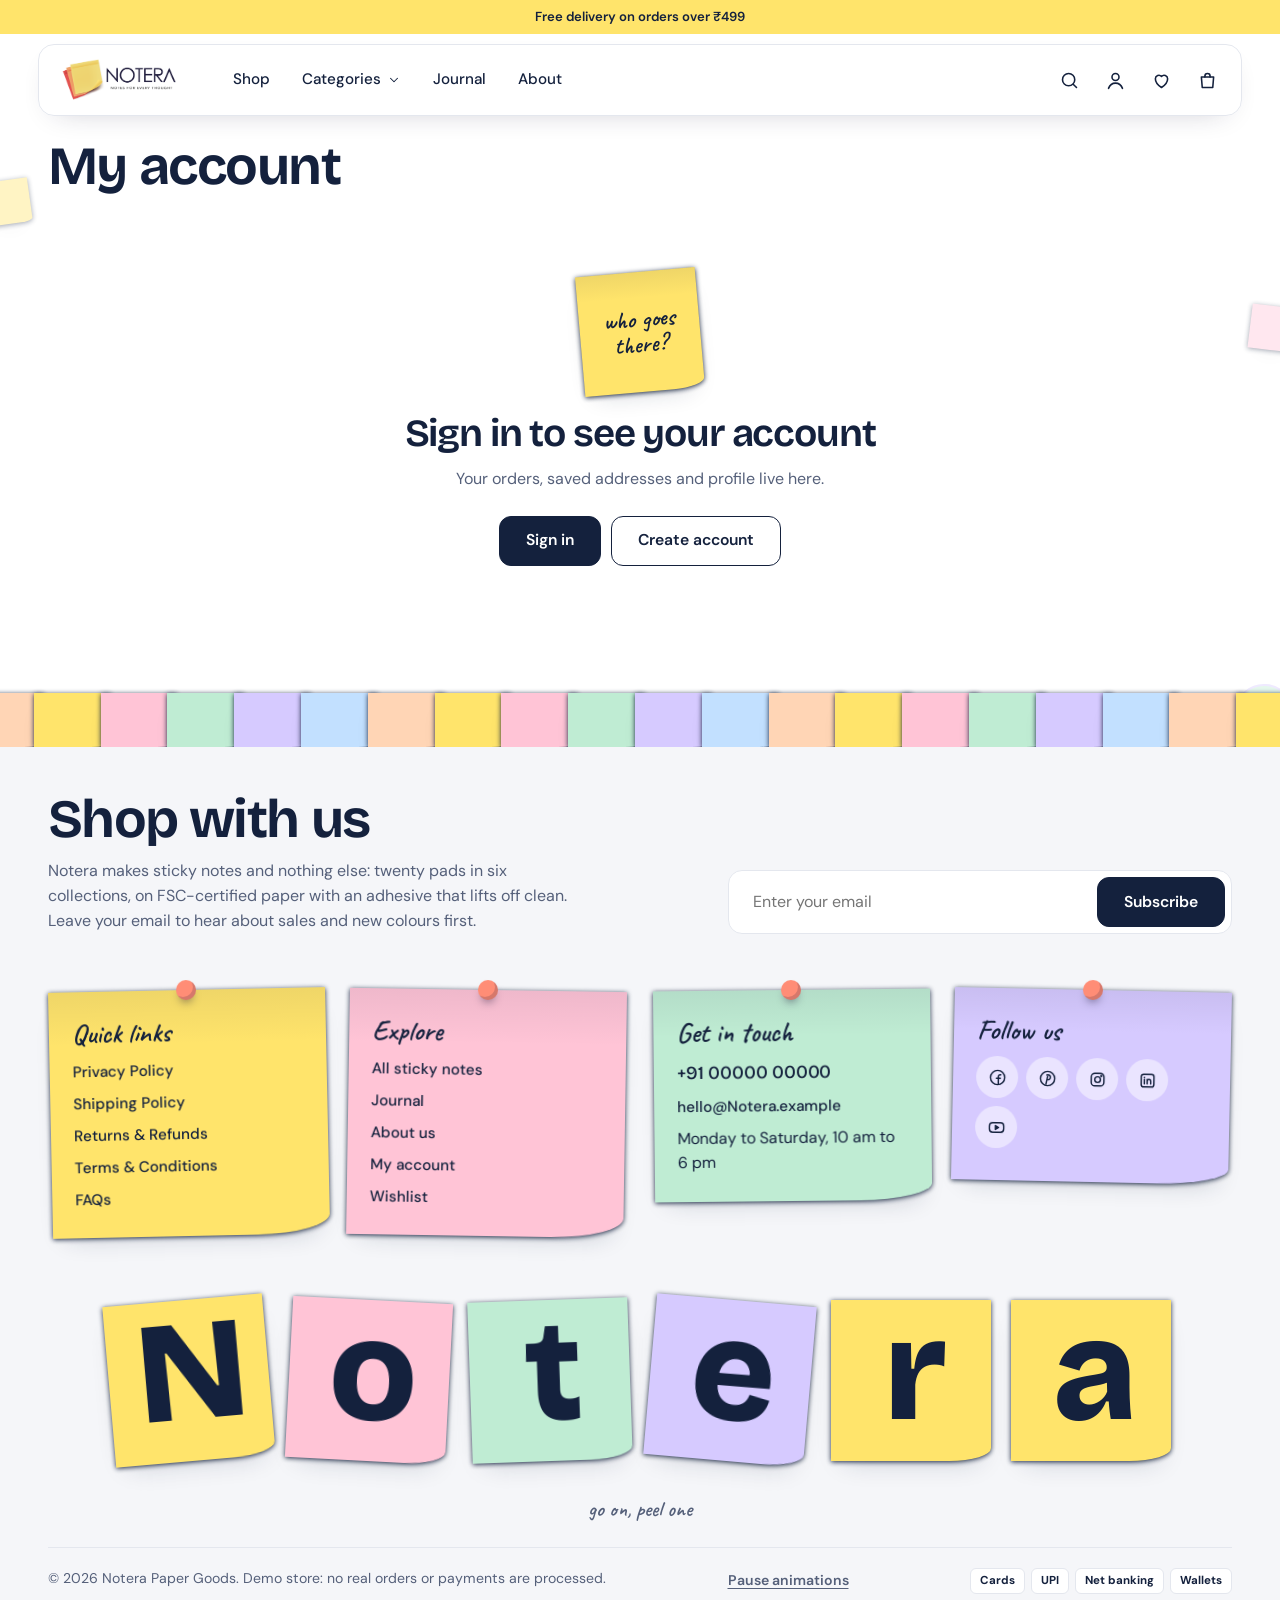
<file: account.html>
<!DOCTYPE html>
<html lang="en" data-currency="&#8377;" data-locale="en-IN">
<head>
  <meta charset="utf-8">
  <meta name="viewport" content="width=device-width, initial-scale=1">
  <title>My account | Notera</title>
  <meta name="description" content="Manage your Notera profile, orders, wishlist and saved addresses.">
  <meta name="theme-color" content="#ffe46b">
  <link rel="icon" href="images/icons/favicon.png" type="image/svg+xml">
  <link rel="stylesheet" href="css/style.css">
  <link rel="stylesheet" href="css/components.css">
  <link rel="stylesheet" href="css/animations.css">
  <link rel="stylesheet" href="css/responsive.css">
</head>
<body data-brand="Notera" data-free-shipping-over="499" data-shipping-fee="49" data-free-label="Free" data-order-prefix="PL-">
  <!-- Page transition cover -->
  <div class="veil" aria-hidden="true"><img src="images/logo/notera-logo.png" alt="" width="184" height="60"></div>
  <div class="progress" aria-hidden="true"></div>
  <!-- A few floating background objects at the page sides (decoration only) -->
  <div class="bg-notes" aria-hidden="true"><span class="bgn bgn--l"></span><span class="bgn bgn--r"></span><span class="bgn bgn--dot bgn--l"></span><span class="bgn bgn--ring bgn--r"></span></div>
  <a class="skip" href="#main">Skip to content</a>

  <!-- ============ HEADER ============ -->
  <header class="header">
    <!-- Announcement bar: each <p> is one rotating message -->
    <div class="announce" role="region" aria-label="Announcements">
      <p class="is-on">Free delivery on orders over &#8377;499</p>
      <p>Use code STICKY10 for 10% off your first pads</p>
      <p>Orders ship within 1 working day, all over India</p>
    </div>
    <div class="header__bar">
      <a class="logo" href="index.html" aria-label="Notera home"><img src="images/logo/notera-logo.png" alt="Notera" width="92" height="30"></a>
      <nav class="nav" aria-label="Main">
        <a class="nav__link" href="shop.html">Shop</a>
        <!-- Categories dropdown -->
        <div class="nav__item">
          <button class="nav__link" type="button" aria-expanded="false" aria-controls="mega">Categories <svg viewBox="0 0 24 24" fill="none" stroke="currentColor" stroke-width="1.8" stroke-linecap="round" stroke-linejoin="round" aria-hidden="true" ><path d="m6 9 6 6 6-6"/></svg></button>
          <div class="mega" id="mega">
            <div>
              <h3>Collections</h3>
              <div class="mega__cols">
              <a class="mega__thumb" href="shop.html?collection=Pastel"><img src="images/categories/pastel.jpg" alt="" width="104" height="104" loading="lazy">Pastel</a>
              <a class="mega__thumb" href="shop.html?collection=Study"><img src="images/categories/study.jpg" alt="" width="104" height="104" loading="lazy">Study</a>
              <a class="mega__thumb" href="shop.html?collection=Office"><img src="images/categories/office.jpg" alt="" width="104" height="104" loading="lazy">Office</a>
              <a class="mega__thumb" href="shop.html?collection=Planner"><img src="images/categories/planner.jpg" alt="" width="104" height="104" loading="lazy">Planner</a>
              <a class="mega__thumb" href="shop.html?collection=Transparent"><img src="images/categories/transparent.jpg" alt="" width="104" height="104" loading="lazy">Transparent</a>
              <a class="mega__thumb" href="shop.html?collection=Color%20Pop"><img src="images/categories/color-pop.jpg" alt="" width="104" height="104" loading="lazy">Color Pop</a>
              </div>
            </div>
            <div>
              <h3>By type</h3>
              <ul>
              <li><a class="mega__link" href="shop.html?q=classic">Classic squares</a></li>
              <li><a class="mega__link" href="shop.html?q=pastel">Pastel notes</a></li>
              <li><a class="mega__link" href="shop.html?q=neon">Neon notes</a></li>
              <li><a class="mega__link" href="shop.html?q=clear">Transparent notes</a></li>
              <li><a class="mega__link" href="shop.html?q=grid">Grid notes</a></li>
              <li><a class="mega__link" href="shop.html?q=lined">Lined notes</a></li>
              <li><a class="mega__link" href="shop.html?q=to-do">To-do pads</a></li>
              <li><a class="mega__link" href="shop.html?shape=Flag">Page flags</a></li>
              <li><a class="mega__link" href="shop.html?shape=Shaped">Shaped notes</a></li>
              </ul>
            </div>
            <div>
              <h3>By size</h3>
              <ul>
                <li><a class="mega__link" href="shop.html?size=Mini">Mini, 51 x 38 mm</a></li>
                <li><a class="mega__link" href="shop.html?size=Standard">Standard, 76 x 76 mm</a></li>
                <li><a class="mega__link" href="shop.html?size=Large">Large, 101 x 101 mm</a></li>
              </ul>
              <h3 data-gap>By budget</h3>
              <ul>
                <li><a class="mega__link" href="shop.html?max=150">Under &#8377;150</a></li>
                <li><a class="mega__link" href="shop.html?max=200">Under &#8377;200</a></li>
                <li><a class="mega__link" href="shop.html?max=300">Under &#8377;300</a></li>
              </ul>
            </div>
            <a class="mega__feature tint-yellow" href="product.html?id=p17">
              <img src="images/products/sticky-note-swatches-earl-grey-ibiza-angora-01.jpg" alt="Sticky Note Swatches &ndash; Earl Grey, Ibiza &amp; Angora" width="600" height="600" loading="lazy">
              <span>Sticky Note Swatches<small>Earl Grey, Ibiza &amp; Angora, &#8377;349</small></span>
            </a>
          </div>
        </div>
        <a class="nav__link" href="journal.html">Journal</a>
        <a class="nav__link" href="index.html#about">About</a>
      </nav>
      <div class="header__tools">
        <button class="icon-btn" type="button" data-open="search-panel" aria-label="Search"><svg viewBox="0 0 24 24" fill="none" stroke="currentColor" stroke-width="1.8" stroke-linecap="round" stroke-linejoin="round" aria-hidden="true" ><circle cx="11" cy="11" r="7"/><path d="m20 20-3.5-3.5"/></svg></button>
        <a class="icon-btn hide-xs" href="account.html" aria-label="Account"><svg viewBox="0 0 24 24" fill="none" stroke="currentColor" stroke-width="1.8" stroke-linecap="round" stroke-linejoin="round" aria-hidden="true" ><circle cx="12" cy="8" r="4"/><path d="M4 21c1.5-4 4.5-6 8-6s6.5 2 8 6"/></svg></a>
        <button class="icon-btn" type="button" data-open="wishlist-drawer" aria-label="Open wishlist"><svg viewBox="0 0 24 24" fill="none" stroke="currentColor" stroke-width="1.8" stroke-linecap="round" stroke-linejoin="round" aria-hidden="true" ><path d="M12 20s-7-4.4-7-10a4 4 0 0 1 7-2.6A4 4 0 0 1 19 10c0 5.6-7 10-7 10Z"/></svg><span class="count" data-wish-count hidden>0</span></button>
        <button class="icon-btn" type="button" data-open="cart-drawer" aria-label="Open cart"><svg viewBox="0 0 24 24" fill="none" stroke="currentColor" stroke-width="1.8" stroke-linecap="round" stroke-linejoin="round" aria-hidden="true" ><path d="M5 8h14l-1 12H6L5 8Z"/><path d="M9 8V7a3 3 0 0 1 6 0v1"/></svg><span class="count" data-cart-count hidden>0</span></button>
        <button class="icon-btn menu-btn" type="button" data-open="mobile-menu" aria-label="Open menu"><svg viewBox="0 0 24 24" fill="none" stroke="currentColor" stroke-width="1.8" stroke-linecap="round" stroke-linejoin="round" aria-hidden="true" ><path d="M4 8h16M4 16h16"/></svg></button>
      </div>
    </div>
  </header>

  <main id="main">

    <section class="page-top">
      <div class="wrap">
        <div class="page-title"><h1 class="h1" data-split>My account</h1></div>

        <div class="empty" data-account-guest hidden>
          <div class="note"><span class="hand">who goes there?</span></div>
          <h2 class="h2">Sign in to see your account</h2>
          <p>Your orders, saved addresses and profile live here.</p>
          <div class="success__cta">
            <a class="btn" href="signin.html">Sign in</a>
            <a class="btn btn--ghost" href="signup.html">Create account</a>
          </div>
        </div>

        <div class="account" data-account hidden>
          <div>
            <p class="muted" data-account-hello data-gap-b>Signed in as <b data-f="name"></b><br><span data-f="email"></span></p>
            <div class="tabs" role="tablist" aria-label="Account sections" aria-orientation="vertical">
              <button type="button" role="tab" data-tab="profile" aria-controls="tab-profile" aria-selected="true">Profile</button>
              <button type="button" role="tab" data-tab="orders" aria-controls="tab-orders" aria-selected="false">Orders</button>
              <button type="button" role="tab" data-tab="wishlist" aria-controls="tab-wishlist" aria-selected="false">Wishlist</button>
              <button type="button" role="tab" data-tab="addresses" aria-controls="tab-addresses" aria-selected="false">Saved addresses</button>
              <button type="button" data-logout>Log out</button>
            </div>
          </div>

          <div>
            <section class="panel" id="tab-profile" role="tabpanel" aria-label="Profile">
              <h2 class="h3">Profile information</h2>
              <form id="profile-form" novalidate>
                <div class="form-grid">
                  <div class="field">
            <label for="name">Full name</label>
            <input class="input" id="name" name="name" type="text" required autocomplete="name">
            <p class="field-error" hidden>Enter your name.</p>
          </div>
                  <div class="field">
            <label for="phone">Phone</label>
            <input class="input" id="phone" name="phone" type="tel" autocomplete="tel" pattern="[0-9+ ]{10,14}">
            <p class="field-error" hidden>Enter a 10-digit mobile number.</p>
          </div>
                  <div class="field span-2">
            <label for="email">Email (cannot be changed)</label>
            <input class="input" id="email" name="email" type="email" autocomplete="email" readonly>
            <p class="field-error" hidden></p>
          </div>
                </div>
                <button class="btn" type="submit" data-gap>Save changes</button>
              </form>
            </section>

            <section id="tab-orders" role="tabpanel" aria-label="Orders" hidden>
              <div class="empty" data-orders-empty>
                <div class="note note--mint"><span class="hand">no orders yet</span></div>
                <h2 class="h3">You have not ordered anything yet</h2>
                <a class="btn btn--sm" href="shop.html">Shop sticky notes</a>
              </div>
              <div data-order-list></div>
            </section>

            <section id="tab-wishlist" role="tabpanel" aria-label="Wishlist" hidden>
              <div class="empty" data-wish-empty>
                <div class="note note--lavender"><span class="hand">save me for later</span></div>
                <h2 class="h3">Your wishlist is waiting for a few good ideas.</h2>
                <a class="btn btn--sm" href="shop.html">Explore sticky notes</a>
              </div>
              <ul class="wish-grid" data-wish-list="tpl-wish-card" data-wish-filled hidden></ul>
            </section>

            <section id="tab-addresses" role="tabpanel" aria-label="Saved addresses" hidden>
              <div class="panel">
                <h2 class="h3">Saved addresses</h2>
                <p class="muted" data-addresses-empty>No saved addresses yet. Add one below.</p>
                <ul data-address-list></ul>
              </div>
              <div class="panel">
                <h2 class="h3">Add an address</h2>
                <form id="address-form" novalidate>
                  <div class="form-grid">
                    <div class="field">
            <label for="label">Label (Home, Office)</label>
            <input class="input" id="label" name="label" type="text" required>
            <p class="field-error" hidden>Give this address a name.</p>
          </div>
                    <div class="field">
            <label for="address">Address</label>
            <input class="input" id="address" name="address" type="text" required autocomplete="street-address">
            <p class="field-error" hidden>Enter your house number and street.</p>
          </div>
                    <div class="field">
            <label for="city">City</label>
            <input class="input" id="city" name="city" type="text" required autocomplete="address-level2">
            <p class="field-error" hidden>Enter a city.</p>
          </div>
                    <div class="field">
            <label for="state">State</label>
            <input class="input" id="state" name="state" type="text" required autocomplete="address-level1">
            <p class="field-error" hidden>Enter a state.</p>
          </div>
                    <div class="field">
            <label for="pin">PIN code</label>
            <input class="input" id="pin" name="pin" type="text" required autocomplete="postal-code" pattern="[0-9]{6}" inputmode="numeric">
            <p class="field-error" hidden>Enter a 6-digit PIN code.</p>
          </div>
                  </div>
                  <button class="btn" type="submit" data-gap>Save address</button>
                </form>
              </div>
            </section>
          </div>
        </div>
      </div>
    </section>
  </main>

  <!-- ============ FOOTER: a pinboard of sticky notes ============ -->
  <footer class="footer">
    <div class="footer__edge" aria-hidden="true" data-index><span></span><span></span><span></span><span></span><span></span><span></span><span></span><span></span><span></span><span></span><span></span><span></span><span></span><span></span><span></span><span></span><span></span><span></span><span></span><span></span><span></span><span></span><span></span><span></span><span></span><span></span><span></span><span></span><span></span><span></span></div>
    <div class="wrap">
      <div class="footer__top">
        <div>
          <h2 class="h1" data-split>Shop with us</h2>
          <p data-reveal>Notera makes sticky notes and nothing else: twenty pads in six collections, on FSC-certified paper with an adhesive that lifts off clean. Leave your email to hear about sales and new colours first.</p>
        </div>
        <div data-reveal="right">
          <form class="inline-form" data-newsletter novalidate>
            <label class="sr-only" for="footer-email">Enter your email</label>
            <input id="footer-email" type="email" name="email" placeholder="Enter your email" autocomplete="email" required>
            <button class="btn" type="submit">Subscribe</button>
          </form>
          <p class="form-note" data-newsletter-done hidden>Thanks. Your first note from us is on its way.</p>
        </div>
      </div>

      <!-- Each column is a pinned note -->
      <div class="board">
        <nav class="note Notera" aria-label="Quick links" data-reveal="swing">
          <span class="pin" aria-hidden="true"></span>
          <h3>Quick links</h3>
          <ul>
            <li><a href="#">Privacy Policy</a></li>
            <li><a href="#">Shipping Policy</a></li>
            <li><a href="#">Returns &amp; Refunds</a></li>
            <li><a href="#">Terms &amp; Conditions</a></li>
            <li><a href="index.html#service">FAQs</a></li>
          </ul>
        </nav>
        <nav class="note note--pink Notera" aria-label="Explore" data-reveal="swing" data-d="1">
          <span class="pin" aria-hidden="true"></span>
          <h3>Explore</h3>
          <ul>
            <li><a href="shop.html">All sticky notes</a></li>
            <li><a href="journal.html">Journal</a></li>
            <li><a href="index.html#about">About us</a></li>
            <li><a href="account.html">My account</a></li>
            <li><a href="wishlist.html">Wishlist</a></li>
          </ul>
        </nav>
        <div class="note note--mint Notera" data-reveal="swing" data-d="2">
          <span class="pin" aria-hidden="true"></span>
          <h3>Get in touch</h3>
          <ul>
            <li><a href="tel:+910000000000"><b>+91 00000 00000</b></a></li>
            <li><a href="mailto:hello@Notera.example">hello@Notera.example</a></li>
            <li>Monday to Saturday, 10 am to 6 pm</li>
          </ul>
        </div>
        <div class="note note--lavender Notera" data-reveal="swing" data-d="3">
          <span class="pin" aria-hidden="true"></span>
          <h3>Follow us</h3>
          <div class="socials">
            <a href="#" aria-label="Facebook"><svg viewBox="0 0 24 24" fill="none" stroke="currentColor" stroke-width="1.8" stroke-linecap="round" stroke-linejoin="round" aria-hidden="true" ><circle cx="12" cy="12" r="9"/><path d="M13 20v-7h2.500M13 13h-2.500M13 13v-2.500c0-1.200.8-2 2-2h1"/></svg></a>
            <a href="#" aria-label="Pinterest"><svg viewBox="0 0 24 24" fill="none" stroke="currentColor" stroke-width="1.8" stroke-linecap="round" stroke-linejoin="round" aria-hidden="true" ><circle cx="12" cy="12" r="9"/><path d="M11 7.5c3-.8 5 1 4.5 3.5-.4 2-2.300 3-3.800 2M12 9.500 10 19"/></svg></a>
            <a href="#" aria-label="Instagram"><svg viewBox="0 0 24 24" fill="none" stroke="currentColor" stroke-width="1.8" stroke-linecap="round" stroke-linejoin="round" aria-hidden="true" ><rect x="4" y="4" width="16" height="16" rx="4.5"/><circle cx="12" cy="12" r="3.6"/><circle cx="16.7" cy="7.3" r=".6" fill="currentColor"/></svg></a>
            <a href="#" aria-label="LinkedIn"><svg viewBox="0 0 24 24" fill="none" stroke="currentColor" stroke-width="1.8" stroke-linecap="round" stroke-linejoin="round" aria-hidden="true" ><rect x="4" y="4" width="16" height="16" rx="3"/><path d="M8 10.500V16M8 8v.1M11.500 16v-5.500M11.500 13c0-1.500 1-2.500 2.300-2.500s2.200 1 2.200 2.500v3"/></svg></a>
            <a href="#" aria-label="YouTube"><svg viewBox="0 0 24 24" fill="none" stroke="currentColor" stroke-width="1.8" stroke-linecap="round" stroke-linejoin="round" aria-hidden="true" ><rect x="3" y="6" width="18" height="12" rx="4"/><path d="m10.500 9.500 4 2.500-4 2.500Z" fill="currentColor"/></svg></a>
          </div>
        </div>
      </div>

      <!-- The brand name as four notes: click one and it Noteras off -->
      <div class="letters" role="img" aria-label="Notera" data-index>
        <span class="letter" data-reveal="Noterain">N</span>
        <span class="letter" data-reveal="Noterain" data-d="1">o</span>
        <span class="letter" data-reveal="Noterain" data-d="2">t</span>
        <span class="letter" data-reveal="Noterain" data-d="3">e</span>
        <span class="letter" data-reveal="Noterain" data-d="4">r</span>
        <span class="letter" data-reveal="Noterain" data-d="5">a</span>
      </div>
      <p class="letters__hint hand" aria-hidden="true">go on, peel one</p>

      <div class="footer__base">
        <p>&copy; 2026 Notera Paper Goods. Demo store: no real orders or payments are processed.</p>
        <button class="text-btn" type="button" data-motion-toggle aria-pressed="false"><span data-off>Pause animations</span><span data-on>Play animations</span></button>
        <ul class="pay" aria-label="Payment methods shown at checkout">
          <li>Cards</li><li>UPI</li><li>Net banking</li><li>Wallets</li>
        </ul>
      </div>
    </div>
  </footer>

  <template id="tpl-wish-card">
    <li class="wish-card">
      <a class="card__media tint-paper" data-f-href="href"><img class="card__img" data-f-src="image" data-f-alt="name" alt="" width="600" height="600"></a>
      <h2 class="card__name"><a data-f="name" data-f-href="href"></a></h2>
      <div class="card__row"><span class="price" data-f="price"></span><span class="in-stock" data-if="in">In stock</span><span class="sold-out" data-if="out">Sold out</span></div>
      <div class="wish-card__actions">
        <button class="btn btn--sm" type="button" data-wish-add>Add to cart +</button>
        <button class="text-btn" type="button" data-remove-wish aria-label="Remove" data-f-label="name">Remove</button>
      </div>
    </li>
  </template>

  <template id="tpl-order">
    <article class="order">
      <div class="order__head"><b data-f="id"></b><span class="status">Confirmed</span></div>
      <p class="order__meta"><span>Placed <span data-f="date"></span></span><span><span data-f="count"></span> items</span><span>Total <b data-f="total"></b></span><span>Arriving <span data-f="eta"></span></span></p>
      <p class="muted" data-f="items" data-gap></p>
      <p data-gap><a class="link" data-f-href="href">View order</a></p>
    </article>
  </template>

  <template id="tpl-address">
    <li class="address">
      <p><b data-f="label"></b><br><span class="muted" data-f="lines"></span></p>
      <button class="text-btn" type="button" data-remove-address>Remove</button>
    </li>
  </template>

  <!-- ============ OVERLAY + SIDE PANELS (same on every page) ============ -->
  <div class="overlay"></div>

  <!-- Cart drawer -->
  <aside class="drawer" id="cart-drawer" data-panel role="dialog" aria-modal="true" aria-labelledby="cart-drawer-title" aria-hidden="true">
    <div class="drawer__head">
      <h2 class="h3" id="cart-drawer-title">Your cart (<span data-sum="count">0</span>)</h2>
      <button class="icon-btn" type="button" data-close aria-label="Close cart"><svg viewBox="0 0 24 24" fill="none" stroke="currentColor" stroke-width="1.8" stroke-linecap="round" stroke-linejoin="round" aria-hidden="true" ><path d="m6 6 12 12M18 6 6 18"/></svg></button>
    </div>
    <div class="drawer__body">
      <div class="empty" data-cart-empty>
        <div class="note note--pink"><span class="hand">nothing yet</span></div>
        <h3 class="h3">Your cart is empty</h3>
        <p>Add a pad or two and they will show up here.</p>
        <a class="btn btn--sm" href="shop.html">Shop sticky notes</a>
      </div>
      <div data-cart-filled hidden>
        <div class="ship-meter">
          <p data-ship-more>Add <b data-sum="remaining"></b> more to unlock free shipping.</p>
          <p data-ship-done hidden>You have unlocked free shipping.</p>
          <div class="ship-meter__bar"><i data-ship-bar></i></div>
        </div>
        <ul data-cart-list="tpl-cart-line" aria-label="Items in your cart"></ul>
      </div>
    </div>
    <div class="drawer__foot" data-cart-filled hidden>
      <p class="drawer__total"><span>Subtotal</span><span data-sum="subtotal"></span></p>
      <p class="muted">Shipping and discounts are calculated at checkout.</p>
      <div class="drawer__actions">
        <a class="btn btn--ghost" href="cart.html">View cart</a>
        <a class="btn" href="checkout.html">Checkout</a>
      </div>
    </div>
  </aside>

  <!-- Wishlist drawer -->
  <aside class="drawer" id="wishlist-drawer" data-panel role="dialog" aria-modal="true" aria-labelledby="wish-drawer-title" aria-hidden="true">
    <div class="drawer__head">
      <h2 class="h3" id="wish-drawer-title">Wishlist</h2>
      <button class="icon-btn" type="button" data-close aria-label="Close wishlist"><svg viewBox="0 0 24 24" fill="none" stroke="currentColor" stroke-width="1.8" stroke-linecap="round" stroke-linejoin="round" aria-hidden="true" ><path d="m6 6 12 12M18 6 6 18"/></svg></button>
    </div>
    <div class="drawer__body">
      <div class="empty" data-wish-empty>
        <div class="note note--lavender"><span class="hand">save me for later</span></div>
        <h3 class="h3">Your wishlist is waiting for a few good ideas.</h3>
        <p>Tap the heart on any pad to save it here.</p>
        <a class="btn btn--sm" href="shop.html">Explore sticky notes</a>
      </div>
      <ul data-wish-list="tpl-wish-line" data-wish-filled hidden aria-label="Saved items"></ul>
    </div>
    <div class="drawer__foot" data-wish-filled hidden>
      <a class="btn btn--ghost" href="wishlist.html">View wishlist</a>
    </div>
  </aside>

  <!-- Search -->
  <div class="sheet" id="search-panel" data-panel role="dialog" aria-modal="true" aria-label="Search" aria-hidden="true">
    <div class="sheet__head">
      <p class="label">Search the shop</p>
      <button class="icon-btn" type="button" data-close aria-label="Close search"><svg viewBox="0 0 24 24" fill="none" stroke="currentColor" stroke-width="1.8" stroke-linecap="round" stroke-linejoin="round" aria-hidden="true" ><path d="m6 6 12 12M18 6 6 18"/></svg></button>
    </div>
    <form class="search-form" action="shop.html" method="get" role="search">
      <label class="sr-only" for="site-search">Search sticky notes</label>
      <input id="site-search" type="search" name="q" placeholder="Try grid, pastel, flags" autocomplete="off" data-autofocus>
      <button class="btn" type="submit">Search</button>
    </form>
    <div class="chips">
      <a class="chip" href="shop.html?q=pastel">Pastel</a>
      <a class="chip" href="shop.html?q=clear">Transparent</a>
      <a class="chip" href="shop.html?q=grid">Grid</a>
      <a class="chip" href="shop.html?q=flag">Page flags</a>
      <a class="chip" href="shop.html?q=to-do">To-do pads</a>
      <a class="chip" href="shop.html?q=neon">Neon</a>
    </div>
  </div>

  <!-- Mobile menu (side drawer) -->
  <aside class="drawer menu" id="mobile-menu" data-panel role="dialog" aria-modal="true" aria-label="Menu" aria-hidden="true">
    <div class="drawer__head">
      <img src="images/logo/notera-logo.png" alt="Notera" width="92" height="30">
      <button class="icon-btn" type="button" data-close aria-label="Close menu"><svg viewBox="0 0 24 24" fill="none" stroke="currentColor" stroke-width="1.8" stroke-linecap="round" stroke-linejoin="round" aria-hidden="true" ><path d="m6 6 12 12M18 6 6 18"/></svg></button>
    </div>
    <div class="drawer__body">
      <nav class="menu__links" aria-label="Mobile">
        <a href="shop.html">Shop</a>
        <details>
        <summary>Categories <svg viewBox="0 0 24 24" fill="none" stroke="currentColor" stroke-width="1.8" stroke-linecap="round" stroke-linejoin="round" aria-hidden="true" ><path d="m6 9 6 6 6-6"/></svg></summary>
        <ul>
          <li><a href="shop.html?collection=Pastel">Pastel</a></li>
          <li><a href="shop.html?collection=Study">Study</a></li>
          <li><a href="shop.html?collection=Office">Office</a></li>
          <li><a href="shop.html?collection=Planner">Planner</a></li>
          <li><a href="shop.html?collection=Transparent">Transparent</a></li>
          <li><a href="shop.html?collection=Color%20Pop">Color Pop</a></li>
          <li><a href="shop.html?shape=Flag">Page flags</a></li>
          <li><a href="shop.html?shape=Shaped">Shaped notes</a></li>
          <li><a href="shop.html?size=Mini">Mini notes</a></li>
          <li><a href="shop.html?size=Large">Large notes</a></li>
        </ul>
      </details>
        <a href="journal.html">Journal</a>
        <a href="index.html#about">About</a>
        <a href="account.html">Account</a>
      </nav>
    </div>
    <div class="drawer__foot">
      <div class="menu__tools">
        <button type="button" data-open="search-panel"><svg viewBox="0 0 24 24" fill="none" stroke="currentColor" stroke-width="1.8" stroke-linecap="round" stroke-linejoin="round" aria-hidden="true" ><circle cx="11" cy="11" r="7"/><path d="m20 20-3.5-3.5"/></svg><span>Search</span></button>
        <button type="button" data-open="wishlist-drawer"><svg viewBox="0 0 24 24" fill="none" stroke="currentColor" stroke-width="1.8" stroke-linecap="round" stroke-linejoin="round" aria-hidden="true" ><path d="M12 20s-7-4.4-7-10a4 4 0 0 1 7-2.6A4 4 0 0 1 19 10c0 5.6-7 10-7 10Z"/></svg><span>Wishlist</span></button>
        <button type="button" data-open="cart-drawer"><svg viewBox="0 0 24 24" fill="none" stroke="currentColor" stroke-width="1.8" stroke-linecap="round" stroke-linejoin="round" aria-hidden="true" ><path d="M5 8h14l-1 12H6L5 8Z"/><path d="M9 8V7a3 3 0 0 1 6 0v1"/></svg><span>Cart (<span data-sum="count">0</span>)</span></button>
      </div>
    </div>
  </aside>

  <!-- Back to top -->
  <button class="totop" type="button" data-totop aria-label="Back to top"><svg viewBox="0 0 24 24" fill="none" stroke="currentColor" stroke-width="1.8" stroke-linecap="round" stroke-linejoin="round" aria-hidden="true" ><path d="M4 12h15m-6-6 6 6-6 6"/></svg></button>

  <!-- Toast messages: edit the wording here -->
  <div class="toast" id="toast" role="status" aria-live="polite">
    <span data-toast="cart-add" hidden>Added to cart</span>
    <span data-toast="cart-remove" hidden>Removed from cart</span>
    <span data-toast="wish-add" hidden>Saved to wishlist</span>
    <span data-toast="wish-remove" hidden>Removed from wishlist</span>
    <span data-toast="newsletter" hidden>You are subscribed</span>
    <span data-toast="saved" hidden>Saved</span>
    <span data-toast="copied" hidden>Code copied</span>
    <span data-toast="fix-form" hidden>Please check the highlighted fields</span>
  </div>

  <!-- Templates: the markup JS copies for each cart / wishlist item -->
  <template id="tpl-cart-line">
    <li class="line">
      <a class="line__img" data-f-href="href"><img data-f-src="image" data-f-alt="name" alt="" width="168" height="168"></a>
      <div>
        <a class="line__name" data-f="name" data-f-href="href"></a>
        <p class="line__meta" data-f="variant"></p>
        <div class="line__tools">
          <div class="qty">
            <button type="button" data-step="-1" aria-label="Decrease quantity of" data-f-label="name">&minus;</button>
            <output data-f="qty" aria-live="polite"></output>
            <button type="button" data-step="1" aria-label="Increase quantity of" data-f-label="name">+</button>
          </div>
          <button class="text-btn" type="button" data-remove-cart aria-label="Remove" data-f-label="name">Remove</button>
        </div>
      </div>
      <p class="line__price" data-f="price"></p>
    </li>
  </template>

  <template id="tpl-wish-line">
    <li class="line">
      <a class="line__img" data-f-href="href"><img data-f-src="image" data-f-alt="name" alt="" width="168" height="168"></a>
      <div>
        <a class="line__name" data-f="name" data-f-href="href"></a>
        <p class="line__meta"><span class="in-stock" data-if="in">In stock</span><span class="sold-out" data-if="out">Sold out</span></p>
        <div class="line__tools">
          <button class="btn btn--sm" type="button" data-wish-to-cart>Move to cart</button>
          <button class="text-btn" type="button" data-remove-wish aria-label="Remove" data-f-label="name">Remove</button>
        </div>
      </div>
      <p class="line__price" data-f="price"></p>
    </li>
  </template>

  <!-- JavaScript: behaviour only. All text and images are in this HTML file. -->
  <script src="js/main.js" defer></script>
  <script src="js/animations.js" defer></script>
  <script src="js/cart.js" defer></script>
  <script src="js/wishlist.js" defer></script>
  <script src="js/products.js" defer></script>
  <script src="js/auth.js" defer></script>
  <script src="js/checkout.js" defer></script>
</body>
</html>
</file>
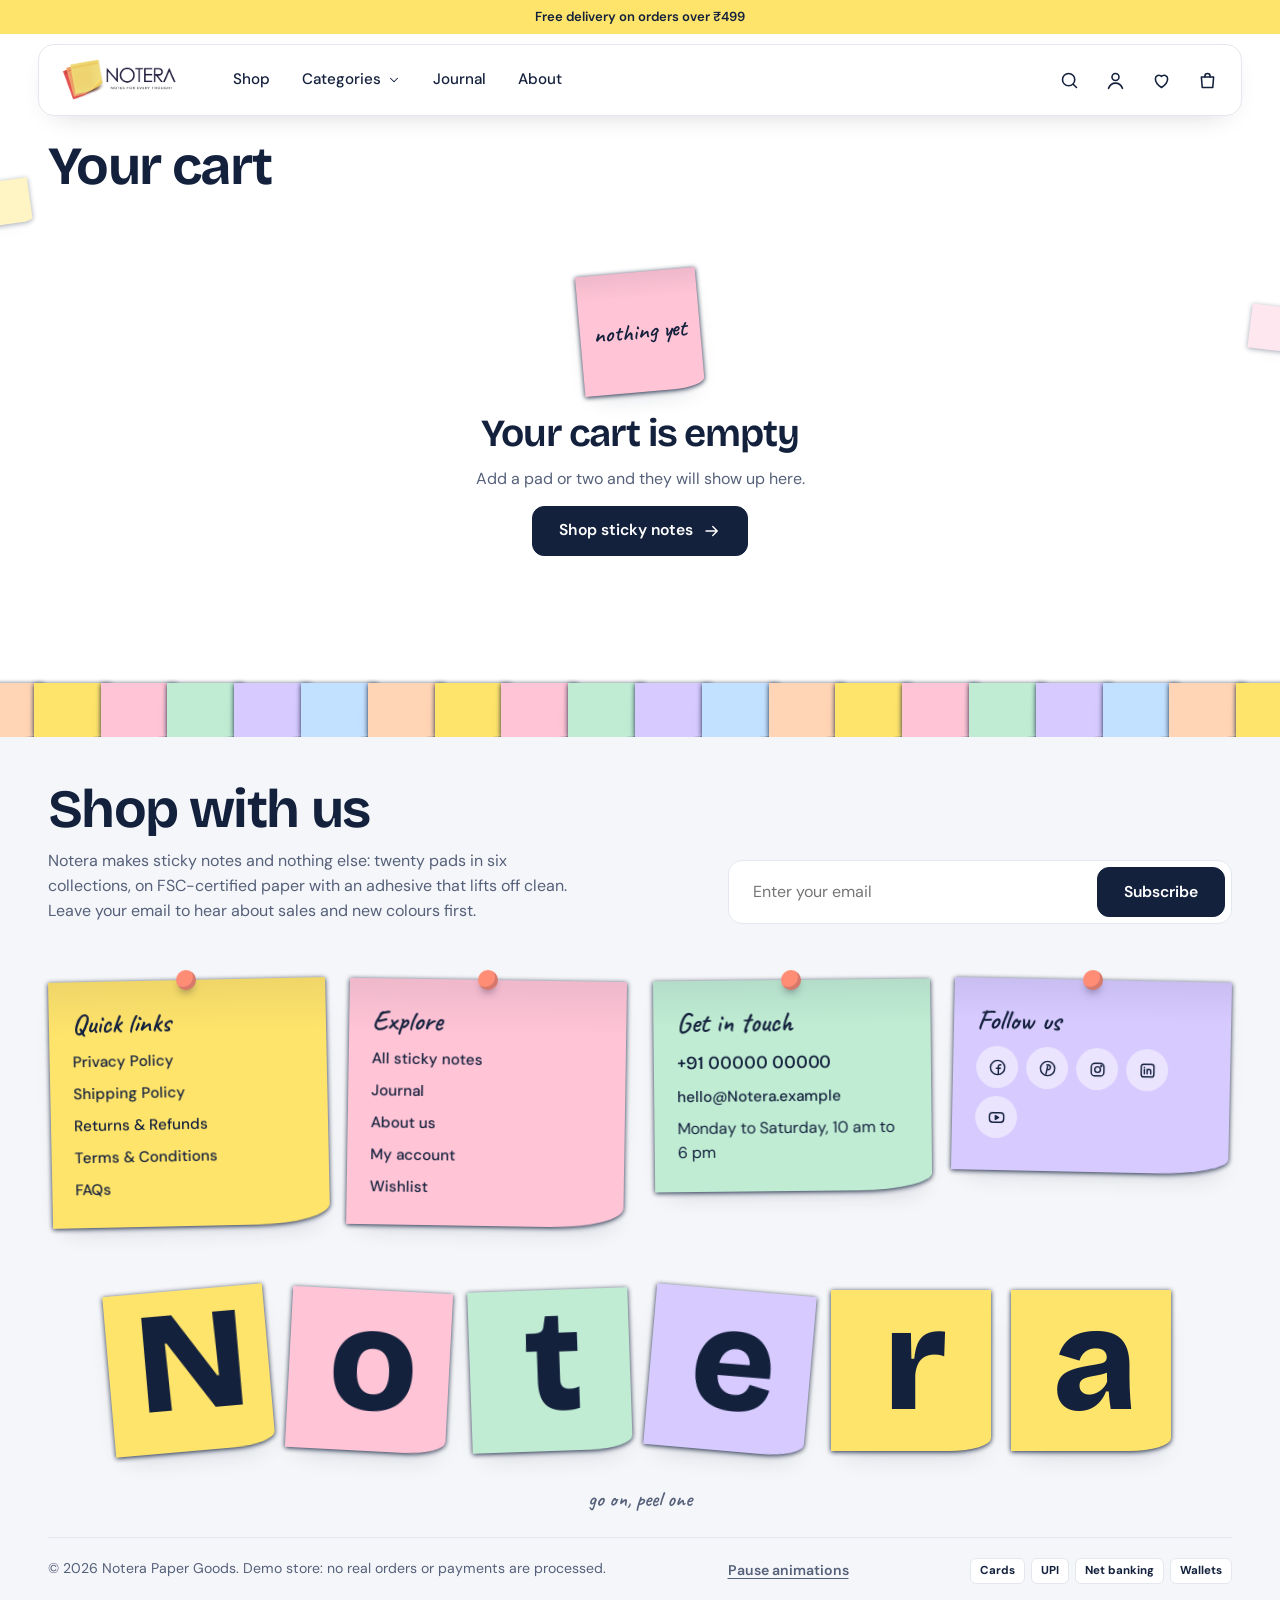
<file: cart.html>
<!DOCTYPE html>
<html lang="en" data-currency="&#8377;" data-locale="en-IN">
<head>
  <meta charset="utf-8">
  <meta name="viewport" content="width=device-width, initial-scale=1">
  <title>Your cart | Notera</title>
  <meta name="description" content="Review the sticky notes in your cart, apply a promo code and continue to checkout.">
  <meta name="theme-color" content="#ffe46b">
  <link rel="icon" href="images/icons/favicon.png" type="image/svg+xml">
  <link rel="stylesheet" href="css/style.css">
  <link rel="stylesheet" href="css/components.css">
  <link rel="stylesheet" href="css/animations.css">
  <link rel="stylesheet" href="css/responsive.css">
</head>
<body data-brand="Notera" data-free-shipping-over="499" data-shipping-fee="49" data-free-label="Free" data-order-prefix="PL-">
  <!-- Page transition cover -->
  <div class="veil" aria-hidden="true"><img src="images/logo/notera-logo.png" alt="" width="184" height="60"></div>
  <div class="progress" aria-hidden="true"></div>
  <!-- A few floating background objects at the page sides (decoration only) -->
  <div class="bg-notes" aria-hidden="true"><span class="bgn bgn--l"></span><span class="bgn bgn--r"></span><span class="bgn bgn--dot bgn--l"></span><span class="bgn bgn--ring bgn--r"></span></div>
  <a class="skip" href="#main">Skip to content</a>

  <!-- ============ HEADER ============ -->
  <header class="header">
    <!-- Announcement bar: each <p> is one rotating message -->
    <div class="announce" role="region" aria-label="Announcements">
      <p class="is-on">Free delivery on orders over &#8377;499</p>
      <p>Use code STICKY10 for 10% off your first pads</p>
      <p>Orders ship within 1 working day, all over India</p>
    </div>
    <div class="header__bar">
      <a class="logo" href="index.html" aria-label="Notera home"><img src="images/logo/notera-logo.png" alt="Notera" width="92" height="30"></a>
      <nav class="nav" aria-label="Main">
        <a class="nav__link" href="shop.html">Shop</a>
        <!-- Categories dropdown -->
        <div class="nav__item">
          <button class="nav__link" type="button" aria-expanded="false" aria-controls="mega">Categories <svg viewBox="0 0 24 24" fill="none" stroke="currentColor" stroke-width="1.8" stroke-linecap="round" stroke-linejoin="round" aria-hidden="true" ><path d="m6 9 6 6 6-6"/></svg></button>
          <div class="mega" id="mega">
            <div>
              <h3>Collections</h3>
              <div class="mega__cols">
              <a class="mega__thumb" href="shop.html?collection=Pastel"><img src="images/categories/pastel.jpg" alt="" width="104" height="104" loading="lazy">Pastel</a>
              <a class="mega__thumb" href="shop.html?collection=Study"><img src="images/categories/study.jpg" alt="" width="104" height="104" loading="lazy">Study</a>
              <a class="mega__thumb" href="shop.html?collection=Office"><img src="images/categories/office.jpg" alt="" width="104" height="104" loading="lazy">Office</a>
              <a class="mega__thumb" href="shop.html?collection=Planner"><img src="images/categories/planner.jpg" alt="" width="104" height="104" loading="lazy">Planner</a>
              <a class="mega__thumb" href="shop.html?collection=Transparent"><img src="images/categories/transparent.jpg" alt="" width="104" height="104" loading="lazy">Transparent</a>
              <a class="mega__thumb" href="shop.html?collection=Color%20Pop"><img src="images/categories/color-pop.jpg" alt="" width="104" height="104" loading="lazy">Color Pop</a>
              </div>
            </div>
            <div>
              <h3>By type</h3>
              <ul>
              <li><a class="mega__link" href="shop.html?q=classic">Classic squares</a></li>
              <li><a class="mega__link" href="shop.html?q=pastel">Pastel notes</a></li>
              <li><a class="mega__link" href="shop.html?q=neon">Neon notes</a></li>
              <li><a class="mega__link" href="shop.html?q=clear">Transparent notes</a></li>
              <li><a class="mega__link" href="shop.html?q=grid">Grid notes</a></li>
              <li><a class="mega__link" href="shop.html?q=lined">Lined notes</a></li>
              <li><a class="mega__link" href="shop.html?q=to-do">To-do pads</a></li>
              <li><a class="mega__link" href="shop.html?shape=Flag">Page flags</a></li>
              <li><a class="mega__link" href="shop.html?shape=Shaped">Shaped notes</a></li>
              </ul>
            </div>
            <div>
              <h3>By size</h3>
              <ul>
                <li><a class="mega__link" href="shop.html?size=Mini">Mini, 51 x 38 mm</a></li>
                <li><a class="mega__link" href="shop.html?size=Standard">Standard, 76 x 76 mm</a></li>
                <li><a class="mega__link" href="shop.html?size=Large">Large, 101 x 101 mm</a></li>
              </ul>
              <h3 data-gap>By budget</h3>
              <ul>
                <li><a class="mega__link" href="shop.html?max=150">Under &#8377;150</a></li>
                <li><a class="mega__link" href="shop.html?max=200">Under &#8377;200</a></li>
                <li><a class="mega__link" href="shop.html?max=300">Under &#8377;300</a></li>
              </ul>
            </div>
            <a class="mega__feature tint-yellow" href="product.html?id=p17">
              <img src="images/products/sticky-note-swatches-earl-grey-ibiza-angora-01.jpg" alt="Sticky Note Swatches &ndash; Earl Grey, Ibiza &amp; Angora" width="600" height="600" loading="lazy">
              <span>Sticky Note Swatches<small>Earl Grey, Ibiza &amp; Angora, &#8377;349</small></span>
            </a>
          </div>
        </div>
        <a class="nav__link" href="journal.html">Journal</a>
        <a class="nav__link" href="index.html#about">About</a>
      </nav>
      <div class="header__tools">
        <button class="icon-btn" type="button" data-open="search-panel" aria-label="Search"><svg viewBox="0 0 24 24" fill="none" stroke="currentColor" stroke-width="1.8" stroke-linecap="round" stroke-linejoin="round" aria-hidden="true" ><circle cx="11" cy="11" r="7"/><path d="m20 20-3.5-3.5"/></svg></button>
        <a class="icon-btn hide-xs" href="account.html" aria-label="Account"><svg viewBox="0 0 24 24" fill="none" stroke="currentColor" stroke-width="1.8" stroke-linecap="round" stroke-linejoin="round" aria-hidden="true" ><circle cx="12" cy="8" r="4"/><path d="M4 21c1.5-4 4.5-6 8-6s6.5 2 8 6"/></svg></a>
        <button class="icon-btn" type="button" data-open="wishlist-drawer" aria-label="Open wishlist"><svg viewBox="0 0 24 24" fill="none" stroke="currentColor" stroke-width="1.8" stroke-linecap="round" stroke-linejoin="round" aria-hidden="true" ><path d="M12 20s-7-4.4-7-10a4 4 0 0 1 7-2.6A4 4 0 0 1 19 10c0 5.6-7 10-7 10Z"/></svg><span class="count" data-wish-count hidden>0</span></button>
        <button class="icon-btn" type="button" data-open="cart-drawer" aria-label="Open cart"><svg viewBox="0 0 24 24" fill="none" stroke="currentColor" stroke-width="1.8" stroke-linecap="round" stroke-linejoin="round" aria-hidden="true" ><path d="M5 8h14l-1 12H6L5 8Z"/><path d="M9 8V7a3 3 0 0 1 6 0v1"/></svg><span class="count" data-cart-count hidden>0</span></button>
        <button class="icon-btn menu-btn" type="button" data-open="mobile-menu" aria-label="Open menu"><svg viewBox="0 0 24 24" fill="none" stroke="currentColor" stroke-width="1.8" stroke-linecap="round" stroke-linejoin="round" aria-hidden="true" ><path d="M4 8h16M4 16h16"/></svg></button>
      </div>
    </div>
  </header>

  <main id="main">

    <section class="page-top">
      <div class="wrap">
        <div class="page-title"><h1 class="h1" data-split>Your cart</h1></div>

        <div class="empty" data-cart-empty>
          <div class="note note--pink"><span class="hand">nothing yet</span></div>
          <h2 class="h2">Your cart is empty</h2>
          <p>Add a pad or two and they will show up here.</p>
          <a class="btn" href="shop.html">Shop sticky notes <svg viewBox="0 0 24 24" fill="none" stroke="currentColor" stroke-width="1.8" stroke-linecap="round" stroke-linejoin="round" aria-hidden="true" ><path d="M4 12h15m-6-6 6 6-6 6"/></svg></a>
        </div>

        <div class="split" data-cart-filled hidden>
          <ul class="cart-rows" data-cart-list="tpl-cart-row" aria-label="Items in your cart"></ul>

          <aside class="summary" aria-labelledby="summary-title">
            <h2 class="h3" id="summary-title">Order summary</h2>
            <div class="ship-meter">
              <p data-ship-more>Add <b data-sum="remaining"></b> more to unlock free shipping.</p>
              <p data-ship-done hidden>You have unlocked free shipping.</p>
              <div class="ship-meter__bar"><i data-ship-bar></i></div>
            </div>
            <div>
              <!-- Promo code: change the code and the percentage in the attributes below -->
              <form class="promo" data-promo data-code="STICKY10" data-percent="10">
                <label class="sr-only" for="promo">Promo code</label>
                <input class="input" id="promo" type="text" placeholder="Promo code (try STICKY10)" autocomplete="off">
                <button class="btn btn--ghost btn--sm" type="submit">Apply</button>
              </form>
              <p class="form-note" data-promo-ok hidden>Code applied: 10% off your pads.</p>
              <p class="form-note field-error" data-promo-bad hidden>That code is not valid. Check the spelling and try again.</p>
            </div>
            <dl>
              <div><dt>Subtotal</dt><dd data-sum="subtotal"></dd></div>
              <div data-discount-row hidden><dt>Discount</dt><dd data-sum="discount"></dd></div>
              <div><dt>Shipping</dt><dd data-sum="shipping"></dd></div>
              <div class="total"><dt>Total</dt><dd data-sum="total"></dd></div>
            </dl>
            <a class="btn btn--block" href="checkout.html">Proceed to checkout <svg viewBox="0 0 24 24" fill="none" stroke="currentColor" stroke-width="1.8" stroke-linecap="round" stroke-linejoin="round" aria-hidden="true" ><path d="M4 12h15m-6-6 6 6-6 6"/></svg></a>
            <a class="link" href="shop.html">Continue shopping</a>
          </aside>
        </div>
      </div>
    </section>
  </main>

  <!-- ============ FOOTER: a pinboard of sticky notes ============ -->
  <footer class="footer">
    <div class="footer__edge" aria-hidden="true" data-index><span></span><span></span><span></span><span></span><span></span><span></span><span></span><span></span><span></span><span></span><span></span><span></span><span></span><span></span><span></span><span></span><span></span><span></span><span></span><span></span><span></span><span></span><span></span><span></span><span></span><span></span><span></span><span></span><span></span><span></span></div>
    <div class="wrap">
      <div class="footer__top">
        <div>
          <h2 class="h1" data-split>Shop with us</h2>
          <p data-reveal>Notera makes sticky notes and nothing else: twenty pads in six collections, on FSC-certified paper with an adhesive that lifts off clean. Leave your email to hear about sales and new colours first.</p>
        </div>
        <div data-reveal="right">
          <form class="inline-form" data-newsletter novalidate>
            <label class="sr-only" for="footer-email">Enter your email</label>
            <input id="footer-email" type="email" name="email" placeholder="Enter your email" autocomplete="email" required>
            <button class="btn" type="submit">Subscribe</button>
          </form>
          <p class="form-note" data-newsletter-done hidden>Thanks. Your first note from us is on its way.</p>
        </div>
      </div>

      <!-- Each column is a pinned note -->
      <div class="board">
        <nav class="note Notera" aria-label="Quick links" data-reveal="swing">
          <span class="pin" aria-hidden="true"></span>
          <h3>Quick links</h3>
          <ul>
            <li><a href="#">Privacy Policy</a></li>
            <li><a href="#">Shipping Policy</a></li>
            <li><a href="#">Returns &amp; Refunds</a></li>
            <li><a href="#">Terms &amp; Conditions</a></li>
            <li><a href="index.html#service">FAQs</a></li>
          </ul>
        </nav>
        <nav class="note note--pink Notera" aria-label="Explore" data-reveal="swing" data-d="1">
          <span class="pin" aria-hidden="true"></span>
          <h3>Explore</h3>
          <ul>
            <li><a href="shop.html">All sticky notes</a></li>
            <li><a href="journal.html">Journal</a></li>
            <li><a href="index.html#about">About us</a></li>
            <li><a href="account.html">My account</a></li>
            <li><a href="wishlist.html">Wishlist</a></li>
          </ul>
        </nav>
        <div class="note note--mint Notera" data-reveal="swing" data-d="2">
          <span class="pin" aria-hidden="true"></span>
          <h3>Get in touch</h3>
          <ul>
            <li><a href="tel:+910000000000"><b>+91 00000 00000</b></a></li>
            <li><a href="mailto:hello@Notera.example">hello@Notera.example</a></li>
            <li>Monday to Saturday, 10 am to 6 pm</li>
          </ul>
        </div>
        <div class="note note--lavender Notera" data-reveal="swing" data-d="3">
          <span class="pin" aria-hidden="true"></span>
          <h3>Follow us</h3>
          <div class="socials">
            <a href="#" aria-label="Facebook"><svg viewBox="0 0 24 24" fill="none" stroke="currentColor" stroke-width="1.8" stroke-linecap="round" stroke-linejoin="round" aria-hidden="true" ><circle cx="12" cy="12" r="9"/><path d="M13 20v-7h2.500M13 13h-2.500M13 13v-2.500c0-1.200.8-2 2-2h1"/></svg></a>
            <a href="#" aria-label="Pinterest"><svg viewBox="0 0 24 24" fill="none" stroke="currentColor" stroke-width="1.8" stroke-linecap="round" stroke-linejoin="round" aria-hidden="true" ><circle cx="12" cy="12" r="9"/><path d="M11 7.5c3-.8 5 1 4.5 3.5-.4 2-2.300 3-3.800 2M12 9.500 10 19"/></svg></a>
            <a href="#" aria-label="Instagram"><svg viewBox="0 0 24 24" fill="none" stroke="currentColor" stroke-width="1.8" stroke-linecap="round" stroke-linejoin="round" aria-hidden="true" ><rect x="4" y="4" width="16" height="16" rx="4.5"/><circle cx="12" cy="12" r="3.6"/><circle cx="16.7" cy="7.3" r=".6" fill="currentColor"/></svg></a>
            <a href="#" aria-label="LinkedIn"><svg viewBox="0 0 24 24" fill="none" stroke="currentColor" stroke-width="1.8" stroke-linecap="round" stroke-linejoin="round" aria-hidden="true" ><rect x="4" y="4" width="16" height="16" rx="3"/><path d="M8 10.500V16M8 8v.1M11.500 16v-5.500M11.500 13c0-1.500 1-2.500 2.300-2.500s2.200 1 2.200 2.500v3"/></svg></a>
            <a href="#" aria-label="YouTube"><svg viewBox="0 0 24 24" fill="none" stroke="currentColor" stroke-width="1.8" stroke-linecap="round" stroke-linejoin="round" aria-hidden="true" ><rect x="3" y="6" width="18" height="12" rx="4"/><path d="m10.500 9.500 4 2.500-4 2.500Z" fill="currentColor"/></svg></a>
          </div>
        </div>
      </div>

      <!-- The brand name as four notes: click one and it Noteras off -->
      <div class="letters" role="img" aria-label="Notera" data-index>
        <span class="letter" data-reveal="Noterain">N</span>
        <span class="letter" data-reveal="Noterain" data-d="1">o</span>
        <span class="letter" data-reveal="Noterain" data-d="2">t</span>
        <span class="letter" data-reveal="Noterain" data-d="3">e</span>
        <span class="letter" data-reveal="Noterain" data-d="4">r</span>
        <span class="letter" data-reveal="Noterain" data-d="5">a</span>
      </div>
      <p class="letters__hint hand" aria-hidden="true">go on, peel one</p>

      <div class="footer__base">
        <p>&copy; 2026 Notera Paper Goods. Demo store: no real orders or payments are processed.</p>
        <button class="text-btn" type="button" data-motion-toggle aria-pressed="false"><span data-off>Pause animations</span><span data-on>Play animations</span></button>
        <ul class="pay" aria-label="Payment methods shown at checkout">
          <li>Cards</li><li>UPI</li><li>Net banking</li><li>Wallets</li>
        </ul>
      </div>
    </div>
  </footer>

  <template id="tpl-cart-row">
    <li class="line">
      <a class="line__img" data-f-href="href"><img data-f-src="image" data-f-alt="name" alt="" width="240" height="240"></a>
      <div>
        <a class="line__name" data-f="name" data-f-href="href"></a>
        <p class="line__meta"><span data-f="variant"></span>, <span data-f="unit"></span> each</p>
        <div class="line__tools">
          <div class="qty">
            <button type="button" data-step="-1" aria-label="Decrease quantity of" data-f-label="name">&minus;</button>
            <output data-f="qty" aria-live="polite"></output>
            <button type="button" data-step="1" aria-label="Increase quantity of" data-f-label="name">+</button>
          </div>
          <button class="text-btn" type="button" data-cart-to-wish>Move to wishlist</button>
          <button class="text-btn" type="button" data-remove-cart aria-label="Remove" data-f-label="name">Remove</button>
        </div>
      </div>
      <p class="line__price" data-f="price"></p>
    </li>
  </template>

  <!-- ============ OVERLAY + SIDE PANELS (same on every page) ============ -->
  <div class="overlay"></div>

  <!-- Cart drawer -->
  <aside class="drawer" id="cart-drawer" data-panel role="dialog" aria-modal="true" aria-labelledby="cart-drawer-title" aria-hidden="true">
    <div class="drawer__head">
      <h2 class="h3" id="cart-drawer-title">Your cart (<span data-sum="count">0</span>)</h2>
      <button class="icon-btn" type="button" data-close aria-label="Close cart"><svg viewBox="0 0 24 24" fill="none" stroke="currentColor" stroke-width="1.8" stroke-linecap="round" stroke-linejoin="round" aria-hidden="true" ><path d="m6 6 12 12M18 6 6 18"/></svg></button>
    </div>
    <div class="drawer__body">
      <div class="empty" data-cart-empty>
        <div class="note note--pink"><span class="hand">nothing yet</span></div>
        <h3 class="h3">Your cart is empty</h3>
        <p>Add a pad or two and they will show up here.</p>
        <a class="btn btn--sm" href="shop.html">Shop sticky notes</a>
      </div>
      <div data-cart-filled hidden>
        <div class="ship-meter">
          <p data-ship-more>Add <b data-sum="remaining"></b> more to unlock free shipping.</p>
          <p data-ship-done hidden>You have unlocked free shipping.</p>
          <div class="ship-meter__bar"><i data-ship-bar></i></div>
        </div>
        <ul data-cart-list="tpl-cart-line" aria-label="Items in your cart"></ul>
      </div>
    </div>
    <div class="drawer__foot" data-cart-filled hidden>
      <p class="drawer__total"><span>Subtotal</span><span data-sum="subtotal"></span></p>
      <p class="muted">Shipping and discounts are calculated at checkout.</p>
      <div class="drawer__actions">
        <a class="btn btn--ghost" href="cart.html">View cart</a>
        <a class="btn" href="checkout.html">Checkout</a>
      </div>
    </div>
  </aside>

  <!-- Wishlist drawer -->
  <aside class="drawer" id="wishlist-drawer" data-panel role="dialog" aria-modal="true" aria-labelledby="wish-drawer-title" aria-hidden="true">
    <div class="drawer__head">
      <h2 class="h3" id="wish-drawer-title">Wishlist</h2>
      <button class="icon-btn" type="button" data-close aria-label="Close wishlist"><svg viewBox="0 0 24 24" fill="none" stroke="currentColor" stroke-width="1.8" stroke-linecap="round" stroke-linejoin="round" aria-hidden="true" ><path d="m6 6 12 12M18 6 6 18"/></svg></button>
    </div>
    <div class="drawer__body">
      <div class="empty" data-wish-empty>
        <div class="note note--lavender"><span class="hand">save me for later</span></div>
        <h3 class="h3">Your wishlist is waiting for a few good ideas.</h3>
        <p>Tap the heart on any pad to save it here.</p>
        <a class="btn btn--sm" href="shop.html">Explore sticky notes</a>
      </div>
      <ul data-wish-list="tpl-wish-line" data-wish-filled hidden aria-label="Saved items"></ul>
    </div>
    <div class="drawer__foot" data-wish-filled hidden>
      <a class="btn btn--ghost" href="wishlist.html">View wishlist</a>
    </div>
  </aside>

  <!-- Search -->
  <div class="sheet" id="search-panel" data-panel role="dialog" aria-modal="true" aria-label="Search" aria-hidden="true">
    <div class="sheet__head">
      <p class="label">Search the shop</p>
      <button class="icon-btn" type="button" data-close aria-label="Close search"><svg viewBox="0 0 24 24" fill="none" stroke="currentColor" stroke-width="1.8" stroke-linecap="round" stroke-linejoin="round" aria-hidden="true" ><path d="m6 6 12 12M18 6 6 18"/></svg></button>
    </div>
    <form class="search-form" action="shop.html" method="get" role="search">
      <label class="sr-only" for="site-search">Search sticky notes</label>
      <input id="site-search" type="search" name="q" placeholder="Try grid, pastel, flags" autocomplete="off" data-autofocus>
      <button class="btn" type="submit">Search</button>
    </form>
    <div class="chips">
      <a class="chip" href="shop.html?q=pastel">Pastel</a>
      <a class="chip" href="shop.html?q=clear">Transparent</a>
      <a class="chip" href="shop.html?q=grid">Grid</a>
      <a class="chip" href="shop.html?q=flag">Page flags</a>
      <a class="chip" href="shop.html?q=to-do">To-do pads</a>
      <a class="chip" href="shop.html?q=neon">Neon</a>
    </div>
  </div>

  <!-- Mobile menu (side drawer) -->
  <aside class="drawer menu" id="mobile-menu" data-panel role="dialog" aria-modal="true" aria-label="Menu" aria-hidden="true">
    <div class="drawer__head">
      <img src="images/logo/notera-logo.png" alt="Notera" width="92" height="30">
      <button class="icon-btn" type="button" data-close aria-label="Close menu"><svg viewBox="0 0 24 24" fill="none" stroke="currentColor" stroke-width="1.8" stroke-linecap="round" stroke-linejoin="round" aria-hidden="true" ><path d="m6 6 12 12M18 6 6 18"/></svg></button>
    </div>
    <div class="drawer__body">
      <nav class="menu__links" aria-label="Mobile">
        <a href="shop.html">Shop</a>
        <details>
        <summary>Categories <svg viewBox="0 0 24 24" fill="none" stroke="currentColor" stroke-width="1.8" stroke-linecap="round" stroke-linejoin="round" aria-hidden="true" ><path d="m6 9 6 6 6-6"/></svg></summary>
        <ul>
          <li><a href="shop.html?collection=Pastel">Pastel</a></li>
          <li><a href="shop.html?collection=Study">Study</a></li>
          <li><a href="shop.html?collection=Office">Office</a></li>
          <li><a href="shop.html?collection=Planner">Planner</a></li>
          <li><a href="shop.html?collection=Transparent">Transparent</a></li>
          <li><a href="shop.html?collection=Color%20Pop">Color Pop</a></li>
          <li><a href="shop.html?shape=Flag">Page flags</a></li>
          <li><a href="shop.html?shape=Shaped">Shaped notes</a></li>
          <li><a href="shop.html?size=Mini">Mini notes</a></li>
          <li><a href="shop.html?size=Large">Large notes</a></li>
        </ul>
      </details>
        <a href="journal.html">Journal</a>
        <a href="index.html#about">About</a>
        <a href="account.html">Account</a>
      </nav>
    </div>
    <div class="drawer__foot">
      <div class="menu__tools">
        <button type="button" data-open="search-panel"><svg viewBox="0 0 24 24" fill="none" stroke="currentColor" stroke-width="1.8" stroke-linecap="round" stroke-linejoin="round" aria-hidden="true" ><circle cx="11" cy="11" r="7"/><path d="m20 20-3.5-3.5"/></svg><span>Search</span></button>
        <button type="button" data-open="wishlist-drawer"><svg viewBox="0 0 24 24" fill="none" stroke="currentColor" stroke-width="1.8" stroke-linecap="round" stroke-linejoin="round" aria-hidden="true" ><path d="M12 20s-7-4.4-7-10a4 4 0 0 1 7-2.6A4 4 0 0 1 19 10c0 5.6-7 10-7 10Z"/></svg><span>Wishlist</span></button>
        <button type="button" data-open="cart-drawer"><svg viewBox="0 0 24 24" fill="none" stroke="currentColor" stroke-width="1.8" stroke-linecap="round" stroke-linejoin="round" aria-hidden="true" ><path d="M5 8h14l-1 12H6L5 8Z"/><path d="M9 8V7a3 3 0 0 1 6 0v1"/></svg><span>Cart (<span data-sum="count">0</span>)</span></button>
      </div>
    </div>
  </aside>

  <!-- Back to top -->
  <button class="totop" type="button" data-totop aria-label="Back to top"><svg viewBox="0 0 24 24" fill="none" stroke="currentColor" stroke-width="1.8" stroke-linecap="round" stroke-linejoin="round" aria-hidden="true" ><path d="M4 12h15m-6-6 6 6-6 6"/></svg></button>

  <!-- Toast messages: edit the wording here -->
  <div class="toast" id="toast" role="status" aria-live="polite">
    <span data-toast="cart-add" hidden>Added to cart</span>
    <span data-toast="cart-remove" hidden>Removed from cart</span>
    <span data-toast="wish-add" hidden>Saved to wishlist</span>
    <span data-toast="wish-remove" hidden>Removed from wishlist</span>
    <span data-toast="newsletter" hidden>You are subscribed</span>
    <span data-toast="saved" hidden>Saved</span>
    <span data-toast="copied" hidden>Code copied</span>
    <span data-toast="fix-form" hidden>Please check the highlighted fields</span>
  </div>

  <!-- Templates: the markup JS copies for each cart / wishlist item -->
  <template id="tpl-cart-line">
    <li class="line">
      <a class="line__img" data-f-href="href"><img data-f-src="image" data-f-alt="name" alt="" width="168" height="168"></a>
      <div>
        <a class="line__name" data-f="name" data-f-href="href"></a>
        <p class="line__meta" data-f="variant"></p>
        <div class="line__tools">
          <div class="qty">
            <button type="button" data-step="-1" aria-label="Decrease quantity of" data-f-label="name">&minus;</button>
            <output data-f="qty" aria-live="polite"></output>
            <button type="button" data-step="1" aria-label="Increase quantity of" data-f-label="name">+</button>
          </div>
          <button class="text-btn" type="button" data-remove-cart aria-label="Remove" data-f-label="name">Remove</button>
        </div>
      </div>
      <p class="line__price" data-f="price"></p>
    </li>
  </template>

  <template id="tpl-wish-line">
    <li class="line">
      <a class="line__img" data-f-href="href"><img data-f-src="image" data-f-alt="name" alt="" width="168" height="168"></a>
      <div>
        <a class="line__name" data-f="name" data-f-href="href"></a>
        <p class="line__meta"><span class="in-stock" data-if="in">In stock</span><span class="sold-out" data-if="out">Sold out</span></p>
        <div class="line__tools">
          <button class="btn btn--sm" type="button" data-wish-to-cart>Move to cart</button>
          <button class="text-btn" type="button" data-remove-wish aria-label="Remove" data-f-label="name">Remove</button>
        </div>
      </div>
      <p class="line__price" data-f="price"></p>
    </li>
  </template>

  <!-- JavaScript: behaviour only. All text and images are in this HTML file. -->
  <script src="js/main.js" defer></script>
  <script src="js/animations.js" defer></script>
  <script src="js/cart.js" defer></script>
  <script src="js/wishlist.js" defer></script>
  <script src="js/products.js" defer></script>
  <script src="js/auth.js" defer></script>
  <script src="js/checkout.js" defer></script>
</body>
</html>
</file>
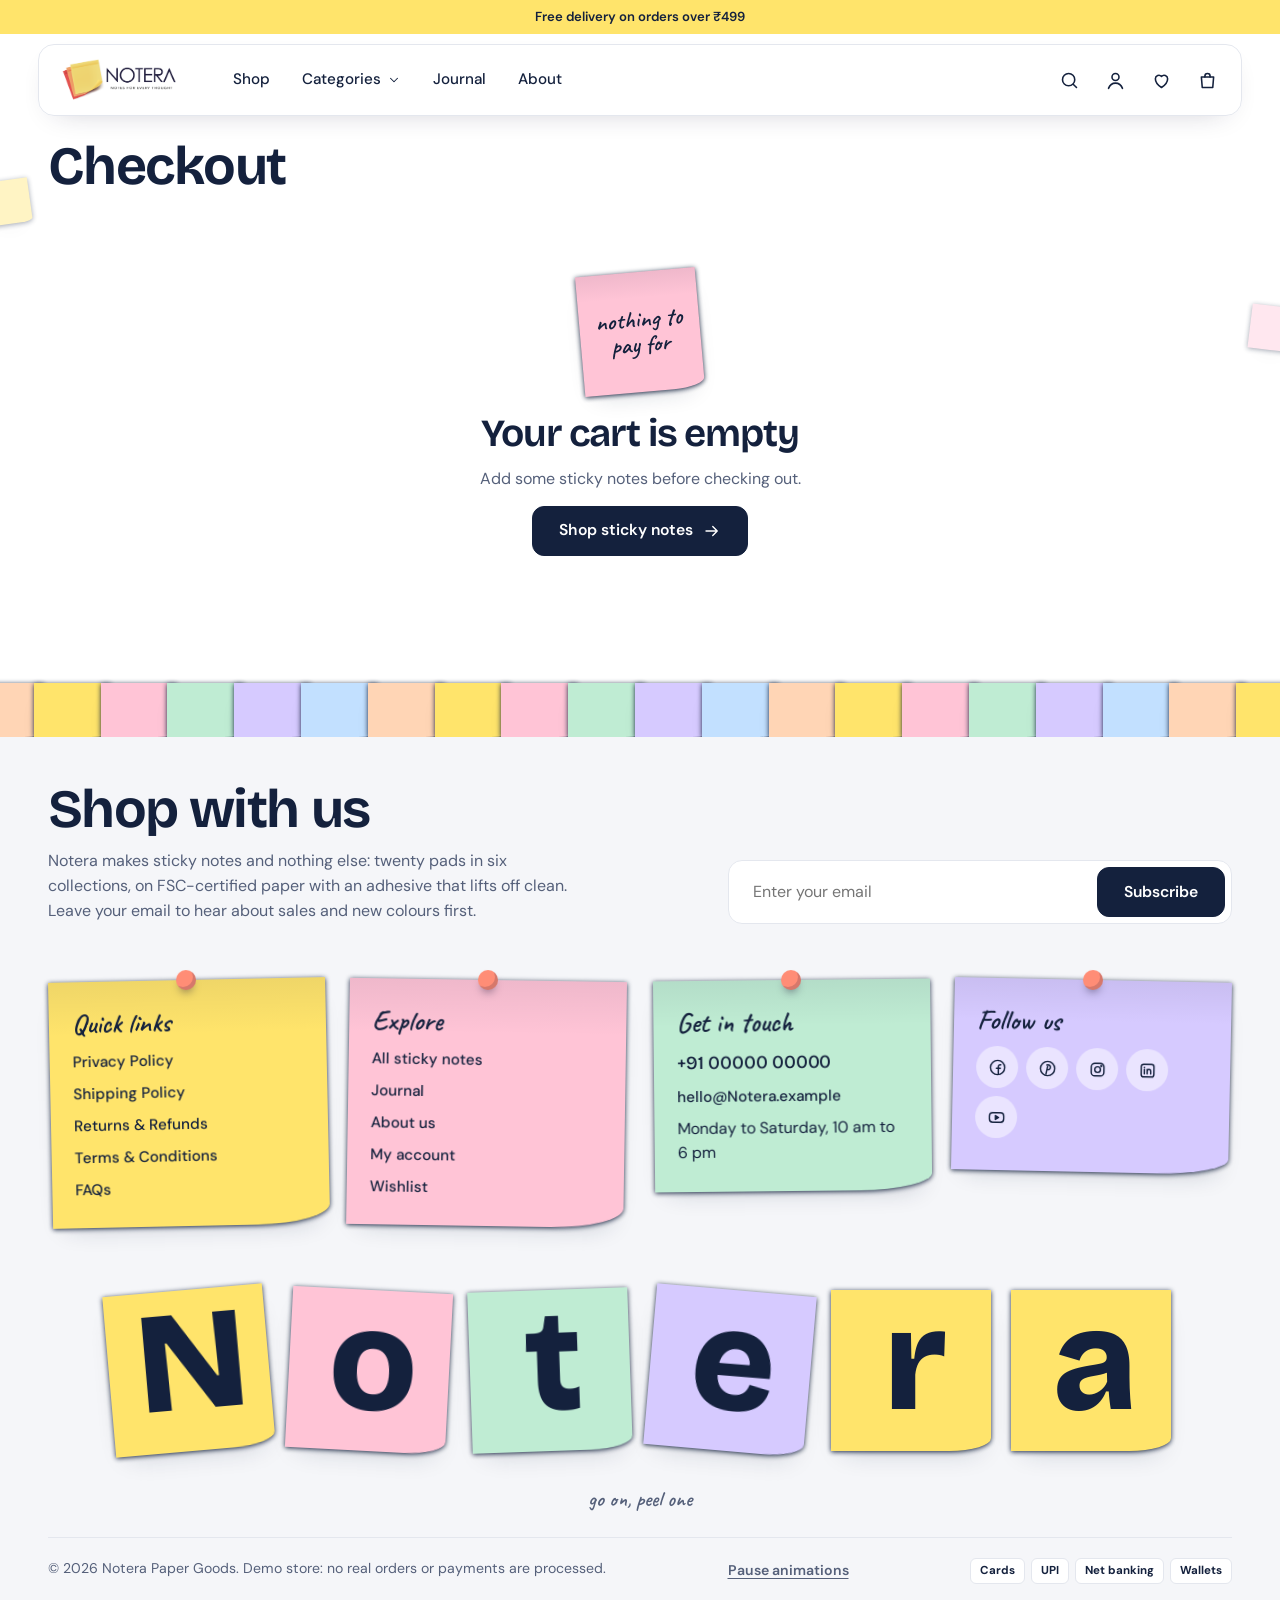
<file: checkout.html>
<!DOCTYPE html>
<html lang="en" data-currency="&#8377;" data-locale="en-IN">
<head>
  <meta charset="utf-8">
  <meta name="viewport" content="width=device-width, initial-scale=1">
  <title>Checkout | Notera</title>
  <meta name="description" content="Enter your delivery details and choose a payment method to complete your Notera order.">
  <meta name="theme-color" content="#ffe46b">
  <link rel="icon" href="images/icons/favicon.png" type="image/svg+xml">
  <link rel="stylesheet" href="css/style.css">
  <link rel="stylesheet" href="css/components.css">
  <link rel="stylesheet" href="css/animations.css">
  <link rel="stylesheet" href="css/responsive.css">
</head>
<body data-brand="Notera" data-free-shipping-over="499" data-shipping-fee="49" data-free-label="Free" data-order-prefix="PL-">
  <!-- Page transition cover -->
  <div class="veil" aria-hidden="true"><img src="images/logo/notera-logo.png" alt="" width="184" height="60"></div>
  <div class="progress" aria-hidden="true"></div>
  <!-- A few floating background objects at the page sides (decoration only) -->
  <div class="bg-notes" aria-hidden="true"><span class="bgn bgn--l"></span><span class="bgn bgn--r"></span><span class="bgn bgn--dot bgn--l"></span><span class="bgn bgn--ring bgn--r"></span></div>
  <a class="skip" href="#main">Skip to content</a>

  <!-- ============ HEADER ============ -->
  <header class="header">
    <!-- Announcement bar: each <p> is one rotating message -->
    <div class="announce" role="region" aria-label="Announcements">
      <p class="is-on">Free delivery on orders over &#8377;499</p>
      <p>Use code STICKY10 for 10% off your first pads</p>
      <p>Orders ship within 1 working day, all over India</p>
    </div>
    <div class="header__bar">
      <a class="logo" href="index.html" aria-label="Notera home"><img src="images/logo/notera-logo.png" alt="Notera" width="92" height="30"></a>
      <nav class="nav" aria-label="Main">
        <a class="nav__link" href="shop.html">Shop</a>
        <!-- Categories dropdown -->
        <div class="nav__item">
          <button class="nav__link" type="button" aria-expanded="false" aria-controls="mega">Categories <svg viewBox="0 0 24 24" fill="none" stroke="currentColor" stroke-width="1.8" stroke-linecap="round" stroke-linejoin="round" aria-hidden="true" ><path d="m6 9 6 6 6-6"/></svg></button>
          <div class="mega" id="mega">
            <div>
              <h3>Collections</h3>
              <div class="mega__cols">
              <a class="mega__thumb" href="shop.html?collection=Pastel"><img src="images/categories/pastel.jpg" alt="" width="104" height="104" loading="lazy">Pastel</a>
              <a class="mega__thumb" href="shop.html?collection=Study"><img src="images/categories/study.jpg" alt="" width="104" height="104" loading="lazy">Study</a>
              <a class="mega__thumb" href="shop.html?collection=Office"><img src="images/categories/office.jpg" alt="" width="104" height="104" loading="lazy">Office</a>
              <a class="mega__thumb" href="shop.html?collection=Planner"><img src="images/categories/planner.jpg" alt="" width="104" height="104" loading="lazy">Planner</a>
              <a class="mega__thumb" href="shop.html?collection=Transparent"><img src="images/categories/transparent.jpg" alt="" width="104" height="104" loading="lazy">Transparent</a>
              <a class="mega__thumb" href="shop.html?collection=Color%20Pop"><img src="images/categories/color-pop.jpg" alt="" width="104" height="104" loading="lazy">Color Pop</a>
              </div>
            </div>
            <div>
              <h3>By type</h3>
              <ul>
              <li><a class="mega__link" href="shop.html?q=classic">Classic squares</a></li>
              <li><a class="mega__link" href="shop.html?q=pastel">Pastel notes</a></li>
              <li><a class="mega__link" href="shop.html?q=neon">Neon notes</a></li>
              <li><a class="mega__link" href="shop.html?q=clear">Transparent notes</a></li>
              <li><a class="mega__link" href="shop.html?q=grid">Grid notes</a></li>
              <li><a class="mega__link" href="shop.html?q=lined">Lined notes</a></li>
              <li><a class="mega__link" href="shop.html?q=to-do">To-do pads</a></li>
              <li><a class="mega__link" href="shop.html?shape=Flag">Page flags</a></li>
              <li><a class="mega__link" href="shop.html?shape=Shaped">Shaped notes</a></li>
              </ul>
            </div>
            <div>
              <h3>By size</h3>
              <ul>
                <li><a class="mega__link" href="shop.html?size=Mini">Mini, 51 x 38 mm</a></li>
                <li><a class="mega__link" href="shop.html?size=Standard">Standard, 76 x 76 mm</a></li>
                <li><a class="mega__link" href="shop.html?size=Large">Large, 101 x 101 mm</a></li>
              </ul>
              <h3 data-gap>By budget</h3>
              <ul>
                <li><a class="mega__link" href="shop.html?max=150">Under &#8377;150</a></li>
                <li><a class="mega__link" href="shop.html?max=200">Under &#8377;200</a></li>
                <li><a class="mega__link" href="shop.html?max=300">Under &#8377;300</a></li>
              </ul>
            </div>
            <a class="mega__feature tint-yellow" href="product.html?id=p17">
              <img src="images/products/sticky-note-swatches-earl-grey-ibiza-angora-01.jpg" alt="Sticky Note Swatches &ndash; Earl Grey, Ibiza &amp; Angora" width="600" height="600" loading="lazy">
              <span>Sticky Note Swatches<small>Earl Grey, Ibiza &amp; Angora, &#8377;349</small></span>
            </a>
          </div>
        </div>
        <a class="nav__link" href="journal.html">Journal</a>
        <a class="nav__link" href="index.html#about">About</a>
      </nav>
      <div class="header__tools">
        <button class="icon-btn" type="button" data-open="search-panel" aria-label="Search"><svg viewBox="0 0 24 24" fill="none" stroke="currentColor" stroke-width="1.8" stroke-linecap="round" stroke-linejoin="round" aria-hidden="true" ><circle cx="11" cy="11" r="7"/><path d="m20 20-3.5-3.5"/></svg></button>
        <a class="icon-btn hide-xs" href="account.html" aria-label="Account"><svg viewBox="0 0 24 24" fill="none" stroke="currentColor" stroke-width="1.8" stroke-linecap="round" stroke-linejoin="round" aria-hidden="true" ><circle cx="12" cy="8" r="4"/><path d="M4 21c1.5-4 4.5-6 8-6s6.5 2 8 6"/></svg></a>
        <button class="icon-btn" type="button" data-open="wishlist-drawer" aria-label="Open wishlist"><svg viewBox="0 0 24 24" fill="none" stroke="currentColor" stroke-width="1.8" stroke-linecap="round" stroke-linejoin="round" aria-hidden="true" ><path d="M12 20s-7-4.4-7-10a4 4 0 0 1 7-2.6A4 4 0 0 1 19 10c0 5.6-7 10-7 10Z"/></svg><span class="count" data-wish-count hidden>0</span></button>
        <button class="icon-btn" type="button" data-open="cart-drawer" aria-label="Open cart"><svg viewBox="0 0 24 24" fill="none" stroke="currentColor" stroke-width="1.8" stroke-linecap="round" stroke-linejoin="round" aria-hidden="true" ><path d="M5 8h14l-1 12H6L5 8Z"/><path d="M9 8V7a3 3 0 0 1 6 0v1"/></svg><span class="count" data-cart-count hidden>0</span></button>
        <button class="icon-btn menu-btn" type="button" data-open="mobile-menu" aria-label="Open menu"><svg viewBox="0 0 24 24" fill="none" stroke="currentColor" stroke-width="1.8" stroke-linecap="round" stroke-linejoin="round" aria-hidden="true" ><path d="M4 8h16M4 16h16"/></svg></button>
      </div>
    </div>
  </header>

  <main id="main">

    <section class="page-top">
      <div class="wrap">
        <div class="page-title"><h1 class="h1" data-split>Checkout</h1></div>

        <div class="empty" data-cart-empty>
          <div class="note note--pink"><span class="hand">nothing to pay for</span></div>
          <h2 class="h2">Your cart is empty</h2>
          <p>Add some sticky notes before checking out.</p>
          <a class="btn" href="shop.html">Shop sticky notes <svg viewBox="0 0 24 24" fill="none" stroke="currentColor" stroke-width="1.8" stroke-linecap="round" stroke-linejoin="round" aria-hidden="true" ><path d="M4 12h15m-6-6 6 6-6 6"/></svg></a>
        </div>

        <div class="split" data-cart-filled hidden>
          <div>
            <!-- New or returning customer -->
            <div class="panel" data-checkout-modes>
              <h2 class="h3">How would you like to check out?</h2>
              <div class="tiles tiles--row" role="radiogroup" aria-label="Checkout options">
                <label class="tile"><input type="radio" name="mode" value="guest" checked><span><b>Continue as guest</b><small>No account needed</small></span></label>
                <label class="tile"><input type="radio" name="mode" value="create"><span><b>Create account</b><small>Track orders, save addresses</small></span></label>
                <label class="tile"><input type="radio" name="mode" value="signin"><span><b>Sign in</b><small>I already have an account</small></span></label>
              </div>
            </div>

            <div class="panel" data-signed-in hidden>
              <div class="signed-in">
                <p>Signed in as <b data-f="name"></b> (<span data-f="email"></span>)</p>
                <button class="text-btn" type="button" data-logout>Log out</button>
              </div>
            </div>

            <!-- Existing customer sign in -->
            <form class="panel" id="checkout-signin" novalidate hidden>
              <h2 class="h3">Sign in to continue</h2>
              <p class="form-error" data-form-error hidden>That email and password do not match an account on this device.</p>
              <div class="form-grid">
                <div class="field">
            <label for="co-email">Email</label>
            <input class="input" id="co-email" name="email" type="email" required autocomplete="email">
            <p class="field-error" hidden>Enter a valid email address.</p>
          </div>
                <div class="field">
            <label for="co-password">Password</label>
            <input class="input" id="co-password" name="password" type="password" required autocomplete="current-password">
            <p class="field-error" hidden>Enter your password.</p>
          </div>
              </div>
              <div class="form-row" data-gap>
                <label class="check"><input type="checkbox" name="remember" checked> Remember me</label>
                <a class="link" href="signin.html">Forgot password?</a>
              </div>
              <button class="btn" type="submit" data-gap>Sign in</button>
            </form>

            <form id="checkout-form" novalidate>
              <div class="panel">
                <h2 class="h3">Customer information</h2>
                <div class="form-grid">
                  <div class="field">
            <label for="firstName">First name</label>
            <input class="input" id="firstName" name="firstName" type="text" required autocomplete="given-name">
            <p class="field-error" hidden>Enter this to continue.</p>
          </div>
                  <div class="field">
            <label for="lastName">Last name</label>
            <input class="input" id="lastName" name="lastName" type="text" required autocomplete="family-name">
            <p class="field-error" hidden>Enter this to continue.</p>
          </div>
                  <div class="field">
            <label for="email">Email</label>
            <input class="input" id="email" name="email" type="email" required autocomplete="email">
            <p class="field-error" hidden>Enter a valid email address, like name@example.com.</p>
          </div>
                  <div class="field">
            <label for="phone">Phone</label>
            <input class="input" id="phone" name="phone" type="tel" required autocomplete="tel" pattern="[0-9+ ]{10,14}" inputmode="tel">
            <p class="field-error" hidden>Enter a 10-digit mobile number.</p>
          </div>
                </div>
                <div data-create-fields hidden>
                  <div class="form-grid" data-gap>
                    <div class="field span-2">
            <label for="newPassword">Create a password</label>
            <input class="input" id="newPassword" name="newPassword" type="password" required autocomplete="new-password" minlength="6">
            <p class="field-error" hidden>Use at least 6 characters.</p>
          </div>
                  </div>
                  <p class="form-error" data-account-error hidden data-gap>An account with this email already exists. Choose Sign in above instead.</p>
                </div>
              </div>

              <div class="panel">
                <h2 class="h3">Shipping address</h2>
                <div class="form-grid">
                  <div class="field span-2">
            <label for="address">Address</label>
            <input class="input" id="address" name="address" type="text" required autocomplete="street-address">
            <p class="field-error" hidden>Enter your house number and street.</p>
          </div>
                  <div class="field">
            <label for="city">City</label>
            <input class="input" id="city" name="city" type="text" required autocomplete="address-level2">
            <p class="field-error" hidden>Enter this to continue.</p>
          </div>
                  <div class="field">
            <label for="state">State</label>
            <input class="input" id="state" name="state" type="text" required autocomplete="address-level1">
            <p class="field-error" hidden>Enter this to continue.</p>
          </div>
                  <div class="field">
            <label for="pin">PIN code</label>
            <input class="input" id="pin" name="pin" type="text" required autocomplete="postal-code" pattern="[0-9]{6}" inputmode="numeric">
            <p class="field-error" hidden>Enter a 6-digit PIN code.</p>
          </div>
                  <div class="field">
                    <label for="country">Country</label>
                    <select class="select" id="country" name="country" autocomplete="country-name"><option>India</option></select>
                  </div>
                </div>
                <label class="check" data-gap><input type="checkbox" name="saveAddress"> Save this address to my account</label>
              </div>

              <div class="panel">
                <h2 class="h3">Delivery method</h2>
                <!-- data-fee="auto" uses the free-shipping rule set on <body>. data-days sets the delivery estimate. -->
                <div class="tiles">
                  <label class="tile"><input type="radio" name="delivery" value="standard" data-fee="auto" data-days="5" data-label="Standard delivery" checked><span><b>Standard delivery</b><small>3 to 5 working days</small></span><span class="end">&#8377;49, free over &#8377;499</span></label>
                  <label class="tile"><input type="radio" name="delivery" value="express" data-fee="99" data-days="2" data-label="Express delivery"><span><b>Express delivery</b><small>1 to 2 working days</small></span><span class="end">&#8377;99</span></label>
                </div>
              </div>

              <div class="panel">
                <h2 class="h3">Payment method</h2>
                <div class="tiles tiles--row">
                  <label class="tile"><input type="radio" name="payment" data-pay="card" data-label="Credit card" checked><b>Credit card</b></label>
                  <label class="tile"><input type="radio" name="payment" data-pay="card" data-label="Debit card"><b>Debit card</b></label>
                  <label class="tile"><input type="radio" name="payment" data-pay="upi" data-label="UPI"><b>UPI</b></label>
                  <label class="tile"><input type="radio" name="payment" data-pay="bank" data-label="Net banking"><b>Net banking</b></label>
                  <label class="tile"><input type="radio" name="payment" data-pay="wallet" data-label="Wallet"><b>Wallet</b></label>
                </div>

                <div class="pay-panel form-grid" data-pay-panel="card">
                  <div class="field span-2">
            <label for="cardNumber">Card number</label>
            <input class="input" id="cardNumber" name="cardNumber" type="text" required autocomplete="cc-number" pattern="[0-9]{4} [0-9]{4} [0-9]{4} [0-9]{4}" inputmode="numeric" placeholder="0000 0000 0000 0000">
            <p class="field-error" hidden>Enter the 16-digit card number.</p>
          </div>
                  <div class="field span-2">
            <label for="cardName">Name on card</label>
            <input class="input" id="cardName" name="cardName" type="text" required autocomplete="cc-name">
            <p class="field-error" hidden>Enter this to continue.</p>
          </div>
                  <div class="field">
            <label for="cardExpiry">Expiry (MM/YY)</label>
            <input class="input" id="cardExpiry" name="cardExpiry" type="text" required autocomplete="cc-exp" pattern="(0[1-9]|1[0-2])/[0-9]{2}" inputmode="numeric" placeholder="MM/YY">
            <p class="field-error" hidden>Enter the expiry as MM/YY.</p>
          </div>
                  <div class="field">
            <label for="cardCvv">CVV</label>
            <input class="input" id="cardCvv" name="cardCvv" type="password" required autocomplete="cc-csc" pattern="[0-9]{3,4}" inputmode="numeric">
            <p class="field-error" hidden>Enter the 3 or 4 digit code.</p>
          </div>
                </div>
                <div class="pay-panel" data-pay-panel="upi" hidden>
                  <div class="field">
            <label for="upiId">UPI ID</label>
            <input class="input" id="upiId" name="upiId" type="text" required pattern="[A-Za-z0-9._-]{2,}@[A-Za-z]{2,}" placeholder="name@bank">
            <p class="field-error" hidden>Enter a UPI ID, like name@bank.</p>
          </div>
                </div>
                <div class="pay-panel" data-pay-panel="bank" hidden>
                  <div class="field">
                    <label for="bank">Choose your bank</label>
                    <select class="select" id="bank" name="bank" required>
                      <option value="">Select a bank</option>
                      <option>State Bank of India</option><option>HDFC Bank</option><option>ICICI Bank</option><option>Axis Bank</option><option>Kotak Mahindra Bank</option>
                    </select>
                    <p class="field-error" hidden>Choose a bank to continue.</p>
                  </div>
                </div>
                <div class="pay-panel" data-pay-panel="wallet" hidden>
                  <div class="field">
                    <label for="wallet">Choose your wallet</label>
                    <select class="select" id="wallet" name="wallet" required>
                      <option value="">Select a wallet</option>
                      <option>Paytm</option><option>PhonePe</option><option>Amazon Pay</option><option>MobiKwik</option>
                    </select>
                    <p class="field-error" hidden>Choose a wallet to continue.</p>
                  </div>
                </div>
                <p class="demo-note">Demo checkout: no payment gateway is connected and no money is taken. Do not enter real card details.</p>
              </div>

              <button class="btn btn--block" type="submit" data-gap><span data-pay-idle>Pay <span data-sum="total"></span> and place order</span><span data-pay-busy hidden>Processing payment</span></button>
            </form>
          </div>

          <aside class="summary" aria-labelledby="co-summary-title">
            <h2 class="h3" id="co-summary-title">Order summary</h2>
            <ul data-cart-list="tpl-summary-line"></ul>
            <dl>
              <div><dt>Subtotal</dt><dd data-sum="subtotal"></dd></div>
              <div data-discount-row hidden><dt>Discount</dt><dd data-sum="discount"></dd></div>
              <div><dt>Shipping</dt><dd data-sum="shipping"></dd></div>
              <div class="total"><dt>Total</dt><dd data-sum="total"></dd></div>
            </dl>
            <a class="link" href="cart.html">Edit cart</a>
          </aside>
        </div>
      </div>
    </section>
  </main>

  <!-- ============ FOOTER: a pinboard of sticky notes ============ -->
  <footer class="footer">
    <div class="footer__edge" aria-hidden="true" data-index><span></span><span></span><span></span><span></span><span></span><span></span><span></span><span></span><span></span><span></span><span></span><span></span><span></span><span></span><span></span><span></span><span></span><span></span><span></span><span></span><span></span><span></span><span></span><span></span><span></span><span></span><span></span><span></span><span></span><span></span></div>
    <div class="wrap">
      <div class="footer__top">
        <div>
          <h2 class="h1" data-split>Shop with us</h2>
          <p data-reveal>Notera makes sticky notes and nothing else: twenty pads in six collections, on FSC-certified paper with an adhesive that lifts off clean. Leave your email to hear about sales and new colours first.</p>
        </div>
        <div data-reveal="right">
          <form class="inline-form" data-newsletter novalidate>
            <label class="sr-only" for="footer-email">Enter your email</label>
            <input id="footer-email" type="email" name="email" placeholder="Enter your email" autocomplete="email" required>
            <button class="btn" type="submit">Subscribe</button>
          </form>
          <p class="form-note" data-newsletter-done hidden>Thanks. Your first note from us is on its way.</p>
        </div>
      </div>

      <!-- Each column is a pinned note -->
      <div class="board">
        <nav class="note Notera" aria-label="Quick links" data-reveal="swing">
          <span class="pin" aria-hidden="true"></span>
          <h3>Quick links</h3>
          <ul>
            <li><a href="#">Privacy Policy</a></li>
            <li><a href="#">Shipping Policy</a></li>
            <li><a href="#">Returns &amp; Refunds</a></li>
            <li><a href="#">Terms &amp; Conditions</a></li>
            <li><a href="index.html#service">FAQs</a></li>
          </ul>
        </nav>
        <nav class="note note--pink Notera" aria-label="Explore" data-reveal="swing" data-d="1">
          <span class="pin" aria-hidden="true"></span>
          <h3>Explore</h3>
          <ul>
            <li><a href="shop.html">All sticky notes</a></li>
            <li><a href="journal.html">Journal</a></li>
            <li><a href="index.html#about">About us</a></li>
            <li><a href="account.html">My account</a></li>
            <li><a href="wishlist.html">Wishlist</a></li>
          </ul>
        </nav>
        <div class="note note--mint Notera" data-reveal="swing" data-d="2">
          <span class="pin" aria-hidden="true"></span>
          <h3>Get in touch</h3>
          <ul>
            <li><a href="tel:+910000000000"><b>+91 00000 00000</b></a></li>
            <li><a href="mailto:hello@Notera.example">hello@Notera.example</a></li>
            <li>Monday to Saturday, 10 am to 6 pm</li>
          </ul>
        </div>
        <div class="note note--lavender Notera" data-reveal="swing" data-d="3">
          <span class="pin" aria-hidden="true"></span>
          <h3>Follow us</h3>
          <div class="socials">
            <a href="#" aria-label="Facebook"><svg viewBox="0 0 24 24" fill="none" stroke="currentColor" stroke-width="1.8" stroke-linecap="round" stroke-linejoin="round" aria-hidden="true" ><circle cx="12" cy="12" r="9"/><path d="M13 20v-7h2.500M13 13h-2.500M13 13v-2.500c0-1.200.8-2 2-2h1"/></svg></a>
            <a href="#" aria-label="Pinterest"><svg viewBox="0 0 24 24" fill="none" stroke="currentColor" stroke-width="1.8" stroke-linecap="round" stroke-linejoin="round" aria-hidden="true" ><circle cx="12" cy="12" r="9"/><path d="M11 7.5c3-.8 5 1 4.5 3.5-.4 2-2.300 3-3.800 2M12 9.500 10 19"/></svg></a>
            <a href="#" aria-label="Instagram"><svg viewBox="0 0 24 24" fill="none" stroke="currentColor" stroke-width="1.8" stroke-linecap="round" stroke-linejoin="round" aria-hidden="true" ><rect x="4" y="4" width="16" height="16" rx="4.5"/><circle cx="12" cy="12" r="3.6"/><circle cx="16.7" cy="7.3" r=".6" fill="currentColor"/></svg></a>
            <a href="#" aria-label="LinkedIn"><svg viewBox="0 0 24 24" fill="none" stroke="currentColor" stroke-width="1.8" stroke-linecap="round" stroke-linejoin="round" aria-hidden="true" ><rect x="4" y="4" width="16" height="16" rx="3"/><path d="M8 10.500V16M8 8v.1M11.500 16v-5.500M11.500 13c0-1.500 1-2.500 2.300-2.500s2.200 1 2.200 2.500v3"/></svg></a>
            <a href="#" aria-label="YouTube"><svg viewBox="0 0 24 24" fill="none" stroke="currentColor" stroke-width="1.8" stroke-linecap="round" stroke-linejoin="round" aria-hidden="true" ><rect x="3" y="6" width="18" height="12" rx="4"/><path d="m10.500 9.500 4 2.500-4 2.500Z" fill="currentColor"/></svg></a>
          </div>
        </div>
      </div>

      <!-- The brand name as four notes: click one and it Noteras off -->
      <div class="letters" role="img" aria-label="Notera" data-index>
        <span class="letter" data-reveal="Noterain">N</span>
        <span class="letter" data-reveal="Noterain" data-d="1">o</span>
        <span class="letter" data-reveal="Noterain" data-d="2">t</span>
        <span class="letter" data-reveal="Noterain" data-d="3">e</span>
        <span class="letter" data-reveal="Noterain" data-d="4">r</span>
        <span class="letter" data-reveal="Noterain" data-d="5">a</span>
      </div>
      <p class="letters__hint hand" aria-hidden="true">go on, peel one</p>

      <div class="footer__base">
        <p>&copy; 2026 Notera Paper Goods. Demo store: no real orders or payments are processed.</p>
        <button class="text-btn" type="button" data-motion-toggle aria-pressed="false"><span data-off>Pause animations</span><span data-on>Play animations</span></button>
        <ul class="pay" aria-label="Payment methods shown at checkout">
          <li>Cards</li><li>UPI</li><li>Net banking</li><li>Wallets</li>
        </ul>
      </div>
    </div>
  </footer>

  <template id="tpl-summary-line">
    <li class="line">
      <span class="line__img"><img data-f-src="image" data-f-alt="name" alt="" width="120" height="120"></span>
      <div><p class="line__name" data-f="name"></p><p class="line__meta"><span data-f="variant"></span>, qty <span data-f="qty"></span></p></div>
      <p class="line__price" data-f="price"></p>
    </li>
  </template>

  <!-- ============ OVERLAY + SIDE PANELS (same on every page) ============ -->
  <div class="overlay"></div>

  <!-- Cart drawer -->
  <aside class="drawer" id="cart-drawer" data-panel role="dialog" aria-modal="true" aria-labelledby="cart-drawer-title" aria-hidden="true">
    <div class="drawer__head">
      <h2 class="h3" id="cart-drawer-title">Your cart (<span data-sum="count">0</span>)</h2>
      <button class="icon-btn" type="button" data-close aria-label="Close cart"><svg viewBox="0 0 24 24" fill="none" stroke="currentColor" stroke-width="1.8" stroke-linecap="round" stroke-linejoin="round" aria-hidden="true" ><path d="m6 6 12 12M18 6 6 18"/></svg></button>
    </div>
    <div class="drawer__body">
      <div class="empty" data-cart-empty>
        <div class="note note--pink"><span class="hand">nothing yet</span></div>
        <h3 class="h3">Your cart is empty</h3>
        <p>Add a pad or two and they will show up here.</p>
        <a class="btn btn--sm" href="shop.html">Shop sticky notes</a>
      </div>
      <div data-cart-filled hidden>
        <div class="ship-meter">
          <p data-ship-more>Add <b data-sum="remaining"></b> more to unlock free shipping.</p>
          <p data-ship-done hidden>You have unlocked free shipping.</p>
          <div class="ship-meter__bar"><i data-ship-bar></i></div>
        </div>
        <ul data-cart-list="tpl-cart-line" aria-label="Items in your cart"></ul>
      </div>
    </div>
    <div class="drawer__foot" data-cart-filled hidden>
      <p class="drawer__total"><span>Subtotal</span><span data-sum="subtotal"></span></p>
      <p class="muted">Shipping and discounts are calculated at checkout.</p>
      <div class="drawer__actions">
        <a class="btn btn--ghost" href="cart.html">View cart</a>
        <a class="btn" href="checkout.html">Checkout</a>
      </div>
    </div>
  </aside>

  <!-- Wishlist drawer -->
  <aside class="drawer" id="wishlist-drawer" data-panel role="dialog" aria-modal="true" aria-labelledby="wish-drawer-title" aria-hidden="true">
    <div class="drawer__head">
      <h2 class="h3" id="wish-drawer-title">Wishlist</h2>
      <button class="icon-btn" type="button" data-close aria-label="Close wishlist"><svg viewBox="0 0 24 24" fill="none" stroke="currentColor" stroke-width="1.8" stroke-linecap="round" stroke-linejoin="round" aria-hidden="true" ><path d="m6 6 12 12M18 6 6 18"/></svg></button>
    </div>
    <div class="drawer__body">
      <div class="empty" data-wish-empty>
        <div class="note note--lavender"><span class="hand">save me for later</span></div>
        <h3 class="h3">Your wishlist is waiting for a few good ideas.</h3>
        <p>Tap the heart on any pad to save it here.</p>
        <a class="btn btn--sm" href="shop.html">Explore sticky notes</a>
      </div>
      <ul data-wish-list="tpl-wish-line" data-wish-filled hidden aria-label="Saved items"></ul>
    </div>
    <div class="drawer__foot" data-wish-filled hidden>
      <a class="btn btn--ghost" href="wishlist.html">View wishlist</a>
    </div>
  </aside>

  <!-- Search -->
  <div class="sheet" id="search-panel" data-panel role="dialog" aria-modal="true" aria-label="Search" aria-hidden="true">
    <div class="sheet__head">
      <p class="label">Search the shop</p>
      <button class="icon-btn" type="button" data-close aria-label="Close search"><svg viewBox="0 0 24 24" fill="none" stroke="currentColor" stroke-width="1.8" stroke-linecap="round" stroke-linejoin="round" aria-hidden="true" ><path d="m6 6 12 12M18 6 6 18"/></svg></button>
    </div>
    <form class="search-form" action="shop.html" method="get" role="search">
      <label class="sr-only" for="site-search">Search sticky notes</label>
      <input id="site-search" type="search" name="q" placeholder="Try grid, pastel, flags" autocomplete="off" data-autofocus>
      <button class="btn" type="submit">Search</button>
    </form>
    <div class="chips">
      <a class="chip" href="shop.html?q=pastel">Pastel</a>
      <a class="chip" href="shop.html?q=clear">Transparent</a>
      <a class="chip" href="shop.html?q=grid">Grid</a>
      <a class="chip" href="shop.html?q=flag">Page flags</a>
      <a class="chip" href="shop.html?q=to-do">To-do pads</a>
      <a class="chip" href="shop.html?q=neon">Neon</a>
    </div>
  </div>

  <!-- Mobile menu (side drawer) -->
  <aside class="drawer menu" id="mobile-menu" data-panel role="dialog" aria-modal="true" aria-label="Menu" aria-hidden="true">
    <div class="drawer__head">
      <img src="images/logo/notera-logo.png" alt="Notera" width="92" height="30">
      <button class="icon-btn" type="button" data-close aria-label="Close menu"><svg viewBox="0 0 24 24" fill="none" stroke="currentColor" stroke-width="1.8" stroke-linecap="round" stroke-linejoin="round" aria-hidden="true" ><path d="m6 6 12 12M18 6 6 18"/></svg></button>
    </div>
    <div class="drawer__body">
      <nav class="menu__links" aria-label="Mobile">
        <a href="shop.html">Shop</a>
        <details>
        <summary>Categories <svg viewBox="0 0 24 24" fill="none" stroke="currentColor" stroke-width="1.8" stroke-linecap="round" stroke-linejoin="round" aria-hidden="true" ><path d="m6 9 6 6 6-6"/></svg></summary>
        <ul>
          <li><a href="shop.html?collection=Pastel">Pastel</a></li>
          <li><a href="shop.html?collection=Study">Study</a></li>
          <li><a href="shop.html?collection=Office">Office</a></li>
          <li><a href="shop.html?collection=Planner">Planner</a></li>
          <li><a href="shop.html?collection=Transparent">Transparent</a></li>
          <li><a href="shop.html?collection=Color%20Pop">Color Pop</a></li>
          <li><a href="shop.html?shape=Flag">Page flags</a></li>
          <li><a href="shop.html?shape=Shaped">Shaped notes</a></li>
          <li><a href="shop.html?size=Mini">Mini notes</a></li>
          <li><a href="shop.html?size=Large">Large notes</a></li>
        </ul>
      </details>
        <a href="journal.html">Journal</a>
        <a href="index.html#about">About</a>
        <a href="account.html">Account</a>
      </nav>
    </div>
    <div class="drawer__foot">
      <div class="menu__tools">
        <button type="button" data-open="search-panel"><svg viewBox="0 0 24 24" fill="none" stroke="currentColor" stroke-width="1.8" stroke-linecap="round" stroke-linejoin="round" aria-hidden="true" ><circle cx="11" cy="11" r="7"/><path d="m20 20-3.5-3.5"/></svg><span>Search</span></button>
        <button type="button" data-open="wishlist-drawer"><svg viewBox="0 0 24 24" fill="none" stroke="currentColor" stroke-width="1.8" stroke-linecap="round" stroke-linejoin="round" aria-hidden="true" ><path d="M12 20s-7-4.4-7-10a4 4 0 0 1 7-2.6A4 4 0 0 1 19 10c0 5.6-7 10-7 10Z"/></svg><span>Wishlist</span></button>
        <button type="button" data-open="cart-drawer"><svg viewBox="0 0 24 24" fill="none" stroke="currentColor" stroke-width="1.8" stroke-linecap="round" stroke-linejoin="round" aria-hidden="true" ><path d="M5 8h14l-1 12H6L5 8Z"/><path d="M9 8V7a3 3 0 0 1 6 0v1"/></svg><span>Cart (<span data-sum="count">0</span>)</span></button>
      </div>
    </div>
  </aside>

  <!-- Back to top -->
  <button class="totop" type="button" data-totop aria-label="Back to top"><svg viewBox="0 0 24 24" fill="none" stroke="currentColor" stroke-width="1.8" stroke-linecap="round" stroke-linejoin="round" aria-hidden="true" ><path d="M4 12h15m-6-6 6 6-6 6"/></svg></button>

  <!-- Toast messages: edit the wording here -->
  <div class="toast" id="toast" role="status" aria-live="polite">
    <span data-toast="cart-add" hidden>Added to cart</span>
    <span data-toast="cart-remove" hidden>Removed from cart</span>
    <span data-toast="wish-add" hidden>Saved to wishlist</span>
    <span data-toast="wish-remove" hidden>Removed from wishlist</span>
    <span data-toast="newsletter" hidden>You are subscribed</span>
    <span data-toast="saved" hidden>Saved</span>
    <span data-toast="copied" hidden>Code copied</span>
    <span data-toast="fix-form" hidden>Please check the highlighted fields</span>
  </div>

  <!-- Templates: the markup JS copies for each cart / wishlist item -->
  <template id="tpl-cart-line">
    <li class="line">
      <a class="line__img" data-f-href="href"><img data-f-src="image" data-f-alt="name" alt="" width="168" height="168"></a>
      <div>
        <a class="line__name" data-f="name" data-f-href="href"></a>
        <p class="line__meta" data-f="variant"></p>
        <div class="line__tools">
          <div class="qty">
            <button type="button" data-step="-1" aria-label="Decrease quantity of" data-f-label="name">&minus;</button>
            <output data-f="qty" aria-live="polite"></output>
            <button type="button" data-step="1" aria-label="Increase quantity of" data-f-label="name">+</button>
          </div>
          <button class="text-btn" type="button" data-remove-cart aria-label="Remove" data-f-label="name">Remove</button>
        </div>
      </div>
      <p class="line__price" data-f="price"></p>
    </li>
  </template>

  <template id="tpl-wish-line">
    <li class="line">
      <a class="line__img" data-f-href="href"><img data-f-src="image" data-f-alt="name" alt="" width="168" height="168"></a>
      <div>
        <a class="line__name" data-f="name" data-f-href="href"></a>
        <p class="line__meta"><span class="in-stock" data-if="in">In stock</span><span class="sold-out" data-if="out">Sold out</span></p>
        <div class="line__tools">
          <button class="btn btn--sm" type="button" data-wish-to-cart>Move to cart</button>
          <button class="text-btn" type="button" data-remove-wish aria-label="Remove" data-f-label="name">Remove</button>
        </div>
      </div>
      <p class="line__price" data-f="price"></p>
    </li>
  </template>

  <!-- JavaScript: behaviour only. All text and images are in this HTML file. -->
  <script src="js/main.js" defer></script>
  <script src="js/animations.js" defer></script>
  <script src="js/cart.js" defer></script>
  <script src="js/wishlist.js" defer></script>
  <script src="js/products.js" defer></script>
  <script src="js/auth.js" defer></script>
  <script src="js/checkout.js" defer></script>
</body>
</html>
</file>
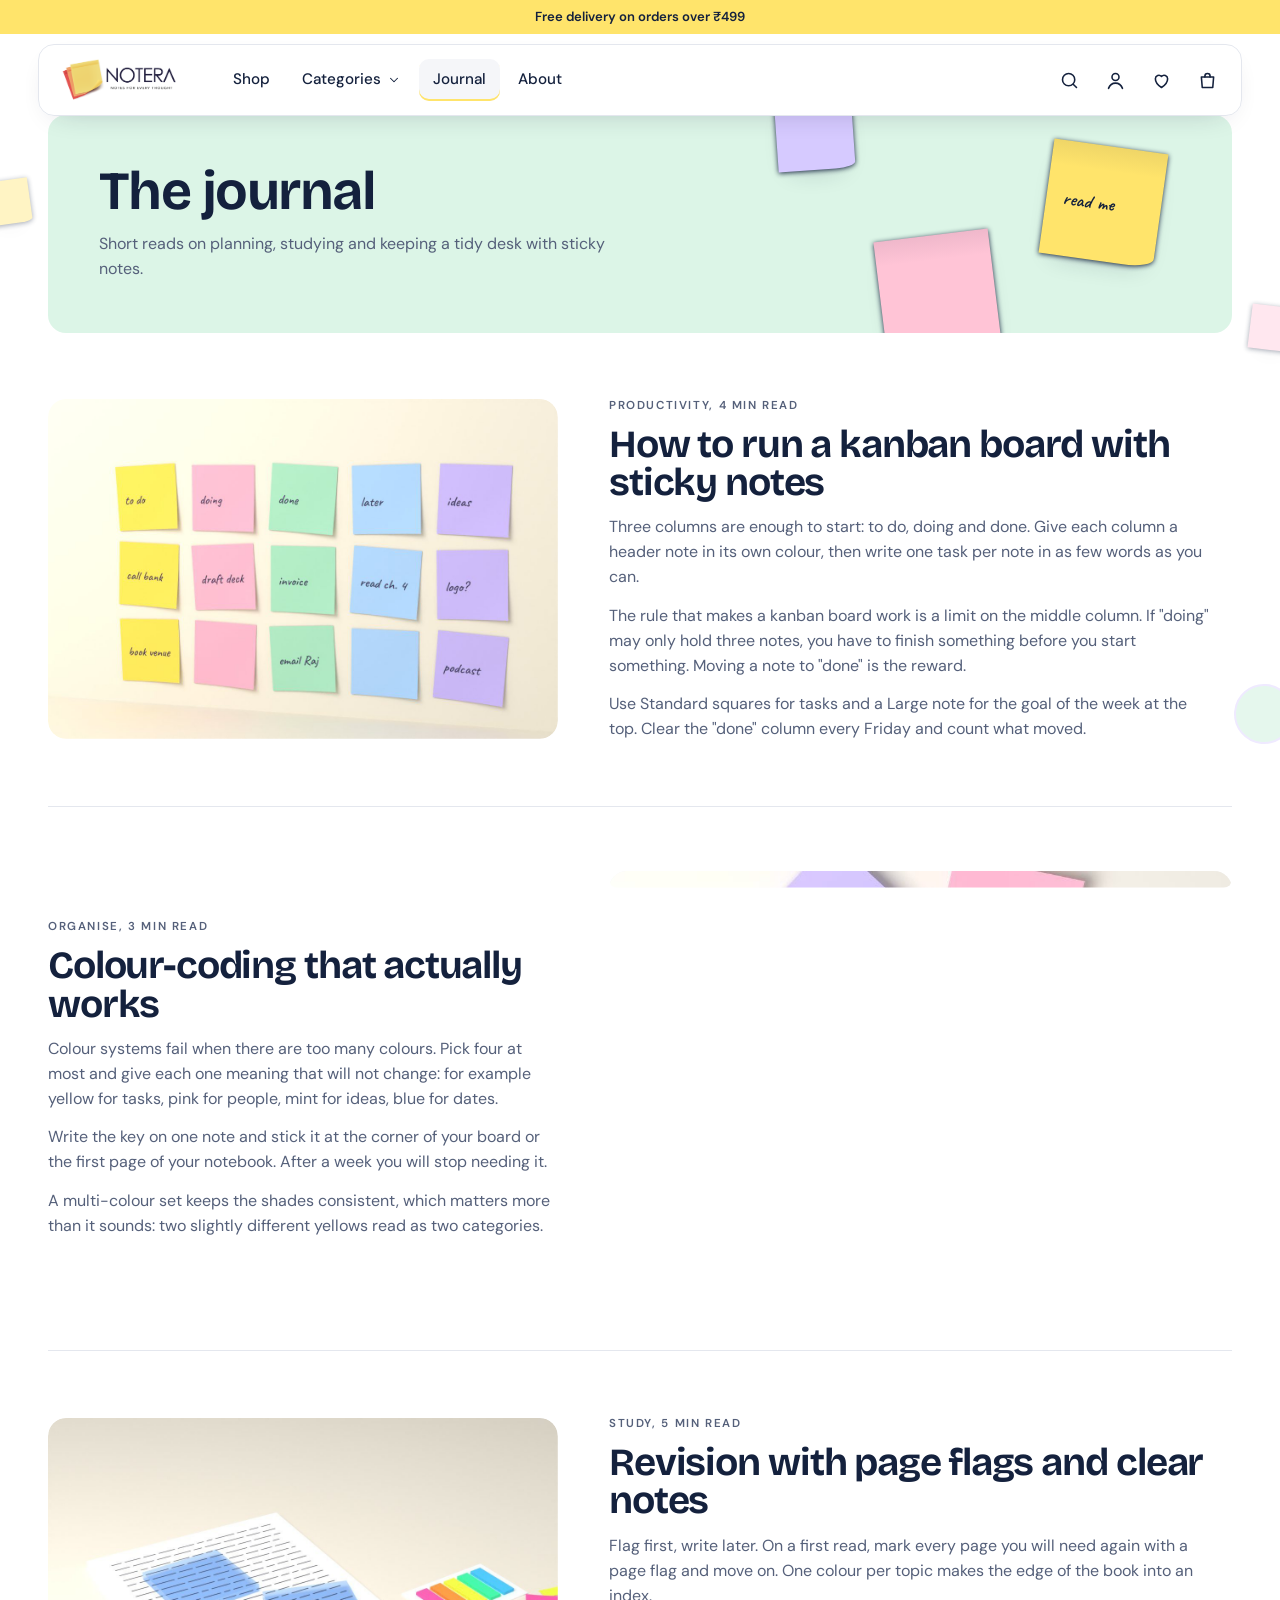
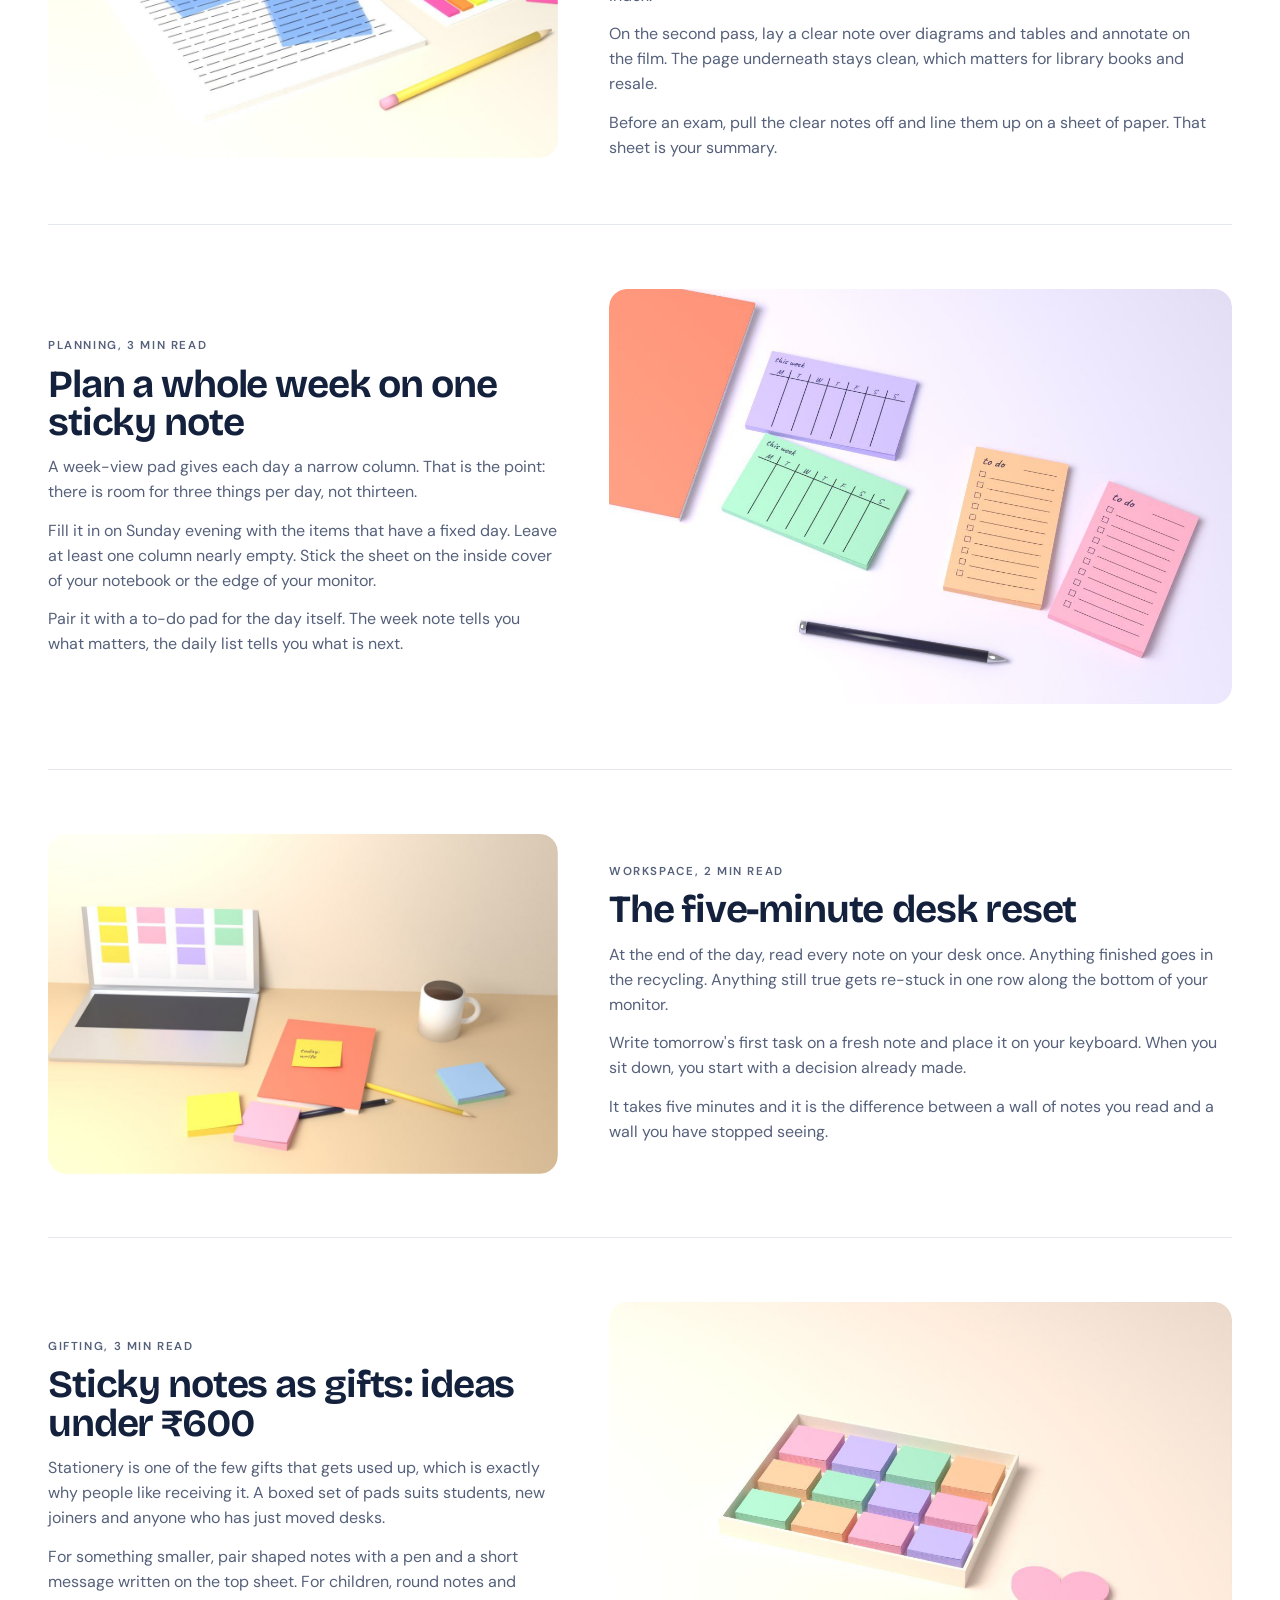
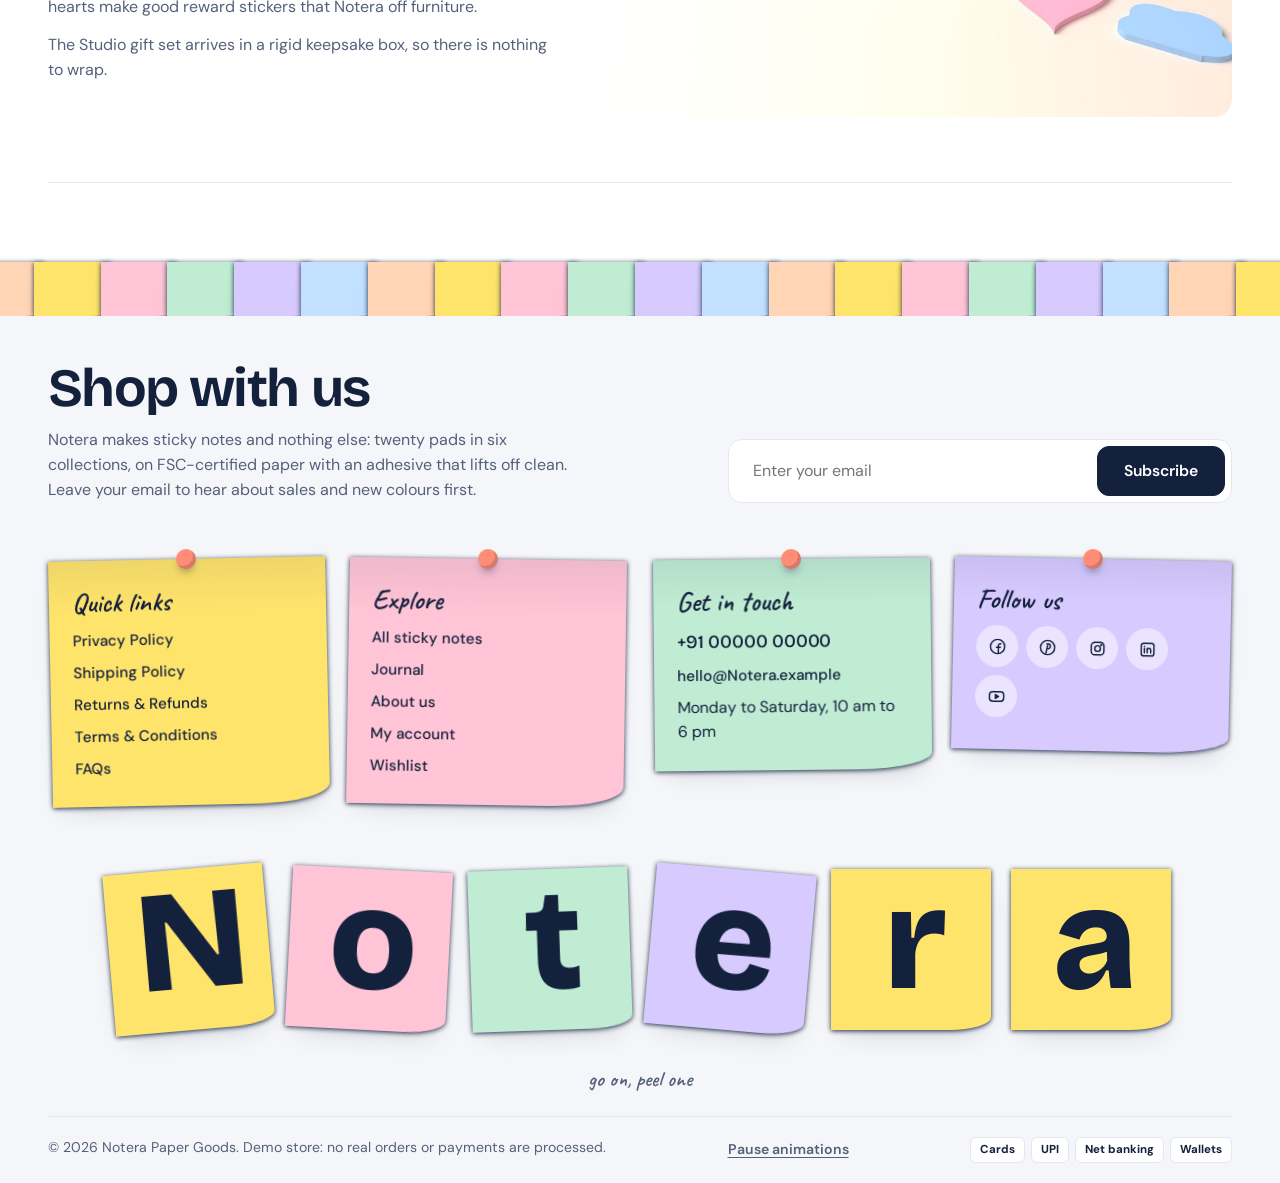
<file: journal.html>
<!DOCTYPE html>
<html lang="en" data-currency="&#8377;" data-locale="en-IN">
<head>
  <meta charset="utf-8">
  <meta name="viewport" content="width=device-width, initial-scale=1">
  <title>The journal | Notera</title>
  <meta name="description" content="Short guides from Notera on kanban boards, colour-coding, revision, weekly planning and desk organisation with sticky notes.">
  <meta name="theme-color" content="#ffe46b">
  <link rel="icon" href="images/icons/favicon.png" type="image/svg+xml">
  <link rel="stylesheet" href="css/style.css">
  <link rel="stylesheet" href="css/components.css">
  <link rel="stylesheet" href="css/animations.css">
  <link rel="stylesheet" href="css/responsive.css">
</head>
<body data-brand="Notera" data-free-shipping-over="499" data-shipping-fee="49" data-free-label="Free" data-order-prefix="PL-">
  <!-- Page transition cover -->
  <div class="veil" aria-hidden="true"><img src="images/logo/notera-logo.png" alt="" width="184" height="60"></div>
  <div class="progress" aria-hidden="true"></div>
  <!-- A few floating background objects at the page sides (decoration only) -->
  <div class="bg-notes" aria-hidden="true"><span class="bgn bgn--l"></span><span class="bgn bgn--r"></span><span class="bgn bgn--dot bgn--l"></span><span class="bgn bgn--ring bgn--r"></span></div>
  <a class="skip" href="#main">Skip to content</a>

  <!-- ============ HEADER ============ -->
  <header class="header">
    <!-- Announcement bar: each <p> is one rotating message -->
    <div class="announce" role="region" aria-label="Announcements">
      <p class="is-on">Free delivery on orders over &#8377;499</p>
      <p>Use code STICKY10 for 10% off your first pads</p>
      <p>Orders ship within 1 working day, all over India</p>
    </div>
    <div class="header__bar">
      <a class="logo" href="index.html" aria-label="Notera home"><img src="images/logo/notera-logo.png" alt="Notera" width="92" height="30"></a>
      <nav class="nav" aria-label="Main">
        <a class="nav__link" href="shop.html">Shop</a>
        <!-- Categories dropdown -->
        <div class="nav__item">
          <button class="nav__link" type="button" aria-expanded="false" aria-controls="mega">Categories <svg viewBox="0 0 24 24" fill="none" stroke="currentColor" stroke-width="1.8" stroke-linecap="round" stroke-linejoin="round" aria-hidden="true" ><path d="m6 9 6 6 6-6"/></svg></button>
          <div class="mega" id="mega">
            <div>
              <h3>Collections</h3>
              <div class="mega__cols">
              <a class="mega__thumb" href="shop.html?collection=Pastel"><img src="images/categories/pastel.jpg" alt="" width="104" height="104" loading="lazy">Pastel</a>
              <a class="mega__thumb" href="shop.html?collection=Study"><img src="images/categories/study.jpg" alt="" width="104" height="104" loading="lazy">Study</a>
              <a class="mega__thumb" href="shop.html?collection=Office"><img src="images/categories/office.jpg" alt="" width="104" height="104" loading="lazy">Office</a>
              <a class="mega__thumb" href="shop.html?collection=Planner"><img src="images/categories/planner.jpg" alt="" width="104" height="104" loading="lazy">Planner</a>
              <a class="mega__thumb" href="shop.html?collection=Transparent"><img src="images/categories/transparent.jpg" alt="" width="104" height="104" loading="lazy">Transparent</a>
              <a class="mega__thumb" href="shop.html?collection=Color%20Pop"><img src="images/categories/color-pop.jpg" alt="" width="104" height="104" loading="lazy">Color Pop</a>
              </div>
            </div>
            <div>
              <h3>By type</h3>
              <ul>
              <li><a class="mega__link" href="shop.html?q=classic">Classic squares</a></li>
              <li><a class="mega__link" href="shop.html?q=pastel">Pastel notes</a></li>
              <li><a class="mega__link" href="shop.html?q=neon">Neon notes</a></li>
              <li><a class="mega__link" href="shop.html?q=clear">Transparent notes</a></li>
              <li><a class="mega__link" href="shop.html?q=grid">Grid notes</a></li>
              <li><a class="mega__link" href="shop.html?q=lined">Lined notes</a></li>
              <li><a class="mega__link" href="shop.html?q=to-do">To-do pads</a></li>
              <li><a class="mega__link" href="shop.html?shape=Flag">Page flags</a></li>
              <li><a class="mega__link" href="shop.html?shape=Shaped">Shaped notes</a></li>
              </ul>
            </div>
            <div>
              <h3>By size</h3>
              <ul>
                <li><a class="mega__link" href="shop.html?size=Mini">Mini, 51 x 38 mm</a></li>
                <li><a class="mega__link" href="shop.html?size=Standard">Standard, 76 x 76 mm</a></li>
                <li><a class="mega__link" href="shop.html?size=Large">Large, 101 x 101 mm</a></li>
              </ul>
              <h3 data-gap>By budget</h3>
              <ul>
                <li><a class="mega__link" href="shop.html?max=150">Under &#8377;150</a></li>
                <li><a class="mega__link" href="shop.html?max=200">Under &#8377;200</a></li>
                <li><a class="mega__link" href="shop.html?max=300">Under &#8377;300</a></li>
              </ul>
            </div>
            <a class="mega__feature tint-yellow" href="product.html?id=p17">
              <img src="images/products/sticky-note-swatches-earl-grey-ibiza-angora-01.jpg" alt="Sticky Note Swatches &ndash; Earl Grey, Ibiza &amp; Angora" width="600" height="600" loading="lazy">
              <span>Sticky Note Swatches<small>Earl Grey, Ibiza &amp; Angora, &#8377;349</small></span>
            </a>
          </div>
        </div>
        <a class="nav__link" href="journal.html" aria-current="page">Journal</a>
        <a class="nav__link" href="index.html#about">About</a>
      </nav>
      <div class="header__tools">
        <button class="icon-btn" type="button" data-open="search-panel" aria-label="Search"><svg viewBox="0 0 24 24" fill="none" stroke="currentColor" stroke-width="1.8" stroke-linecap="round" stroke-linejoin="round" aria-hidden="true" ><circle cx="11" cy="11" r="7"/><path d="m20 20-3.5-3.5"/></svg></button>
        <a class="icon-btn hide-xs" href="account.html" aria-label="Account"><svg viewBox="0 0 24 24" fill="none" stroke="currentColor" stroke-width="1.8" stroke-linecap="round" stroke-linejoin="round" aria-hidden="true" ><circle cx="12" cy="8" r="4"/><path d="M4 21c1.5-4 4.5-6 8-6s6.5 2 8 6"/></svg></a>
        <button class="icon-btn" type="button" data-open="wishlist-drawer" aria-label="Open wishlist"><svg viewBox="0 0 24 24" fill="none" stroke="currentColor" stroke-width="1.8" stroke-linecap="round" stroke-linejoin="round" aria-hidden="true" ><path d="M12 20s-7-4.4-7-10a4 4 0 0 1 7-2.6A4 4 0 0 1 19 10c0 5.6-7 10-7 10Z"/></svg><span class="count" data-wish-count hidden>0</span></button>
        <button class="icon-btn" type="button" data-open="cart-drawer" aria-label="Open cart"><svg viewBox="0 0 24 24" fill="none" stroke="currentColor" stroke-width="1.8" stroke-linecap="round" stroke-linejoin="round" aria-hidden="true" ><path d="M5 8h14l-1 12H6L5 8Z"/><path d="M9 8V7a3 3 0 0 1 6 0v1"/></svg><span class="count" data-cart-count hidden>0</span></button>
        <button class="icon-btn menu-btn" type="button" data-open="mobile-menu" aria-label="Open menu"><svg viewBox="0 0 24 24" fill="none" stroke="currentColor" stroke-width="1.8" stroke-linecap="round" stroke-linejoin="round" aria-hidden="true" ><path d="M4 8h16M4 16h16"/></svg></button>
      </div>
    </div>
  </header>

  <main id="main">

    <section class="wrap">
      <div class="page-hero tint-mint">
        <h1 class="h1" data-split>The journal</h1>
        <p class="lede" data-reveal>Short reads on planning, studying and keeping a tidy desk with sticky notes.</p>
        <div class="note float" aria-hidden="true"><span class="hand">read me</span></div>
        <div class="note note--pink float" aria-hidden="true"></div>
        <div class="note note--lavender float" aria-hidden="true"></div>
      </div>
    </section>
    <section>
      <div class="wrap">
        <article class="article" id="kanban">
          <div class="article__img tint-paper" data-reveal="clip"><img src="images/journal/kanban-wall.jpg" alt="" width="1200" height="800" loading="lazy"></div>
          <div>
            <span class="label" data-reveal>Productivity, 4 min read</span>
            <h2 class="h2" data-split>How to run a kanban board with sticky notes</h2>
            <p data-reveal>Three columns are enough to start: to do, doing and done. Give each column a header note in its own colour, then write one task per note in as few words as you can.</p><p data-reveal>The rule that makes a kanban board work is a limit on the middle column. If "doing" may only hold three notes, you have to finish something before you start something. Moving a note to "done" is the reward.</p><p data-reveal>Use Standard squares for tasks and a Large note for the goal of the week at the top. Clear the "done" column every Friday and count what moved.</p>
          </div>
        </article>
        <article class="article" id="colour">
          <div class="article__img tint-paper" data-reveal="clip"><img src="images/journal/colour-coding.jpg" alt="" width="1200" height="800" loading="lazy"></div>
          <div>
            <span class="label" data-reveal>Organise, 3 min read</span>
            <h2 class="h2" data-split>Colour-coding that actually works</h2>
            <p data-reveal>Colour systems fail when there are too many colours. Pick four at most and give each one meaning that will not change: for example yellow for tasks, pink for people, mint for ideas, blue for dates.</p><p data-reveal>Write the key on one note and stick it at the corner of your board or the first page of your notebook. After a week you will stop needing it.</p><p data-reveal>A multi-colour set keeps the shades consistent, which matters more than it sounds: two slightly different yellows read as two categories.</p>
          </div>
        </article>
        <article class="article" id="revision">
          <div class="article__img tint-paper" data-reveal="clip"><img src="images/journal/study-flags.jpg" alt="" width="1200" height="800" loading="lazy"></div>
          <div>
            <span class="label" data-reveal>Study, 5 min read</span>
            <h2 class="h2" data-split>Revision with page flags and clear notes</h2>
            <p data-reveal>Flag first, write later. On a first read, mark every page you will need again with a page flag and move on. One colour per topic makes the edge of the book into an index.</p><p data-reveal>On the second pass, lay a clear note over diagrams and tables and annotate on the film. The page underneath stays clean, which matters for library books and resale.</p><p data-reveal>Before an exam, pull the clear notes off and line them up on a sheet of paper. That sheet is your summary.</p>
          </div>
        </article>
        <article class="article" id="week">
          <div class="article__img tint-paper" data-reveal="clip"><img src="images/journal/weekly-plan.jpg" alt="" width="1200" height="800" loading="lazy"></div>
          <div>
            <span class="label" data-reveal>Planning, 3 min read</span>
            <h2 class="h2" data-split>Plan a whole week on one sticky note</h2>
            <p data-reveal>A week-view pad gives each day a narrow column. That is the point: there is room for three things per day, not thirteen.</p><p data-reveal>Fill it in on Sunday evening with the items that have a fixed day. Leave at least one column nearly empty. Stick the sheet on the inside cover of your notebook or the edge of your monitor.</p><p data-reveal>Pair it with a to-do pad for the day itself. The week note tells you what matters, the daily list tells you what is next.</p>
          </div>
        </article>
        <article class="article" id="desk">
          <div class="article__img tint-paper" data-reveal="clip"><img src="images/journal/desk-reset.jpg" alt="" width="1200" height="800" loading="lazy"></div>
          <div>
            <span class="label" data-reveal>Workspace, 2 min read</span>
            <h2 class="h2" data-split>The five-minute desk reset</h2>
            <p data-reveal>At the end of the day, read every note on your desk once. Anything finished goes in the recycling. Anything still true gets re-stuck in one row along the bottom of your monitor.</p><p data-reveal>Write tomorrow's first task on a fresh note and place it on your keyboard. When you sit down, you start with a decision already made.</p><p data-reveal>It takes five minutes and it is the difference between a wall of notes you read and a wall you have stopped seeing.</p>
          </div>
        </article>
        <article class="article" id="gifts">
          <div class="article__img tint-paper" data-reveal="clip"><img src="images/journal/gifting.jpg" alt="" width="1200" height="800" loading="lazy"></div>
          <div>
            <span class="label" data-reveal>Gifting, 3 min read</span>
            <h2 class="h2" data-split>Sticky notes as gifts: ideas under &#8377;600</h2>
            <p data-reveal>Stationery is one of the few gifts that gets used up, which is exactly why people like receiving it. A boxed set of pads suits students, new joiners and anyone who has just moved desks.</p><p data-reveal>For something smaller, pair shaped notes with a pen and a short message written on the top sheet. For children, round notes and hearts make good reward stickers that Notera off furniture.</p><p data-reveal>The Studio gift set arrives in a rigid keepsake box, so there is nothing to wrap.</p>
          </div>
        </article>
      </div>
    </section>
  </main>

  <!-- ============ FOOTER: a pinboard of sticky notes ============ -->
  <footer class="footer">
    <div class="footer__edge" aria-hidden="true" data-index><span></span><span></span><span></span><span></span><span></span><span></span><span></span><span></span><span></span><span></span><span></span><span></span><span></span><span></span><span></span><span></span><span></span><span></span><span></span><span></span><span></span><span></span><span></span><span></span><span></span><span></span><span></span><span></span><span></span><span></span></div>
    <div class="wrap">
      <div class="footer__top">
        <div>
          <h2 class="h1" data-split>Shop with us</h2>
          <p data-reveal>Notera makes sticky notes and nothing else: twenty pads in six collections, on FSC-certified paper with an adhesive that lifts off clean. Leave your email to hear about sales and new colours first.</p>
        </div>
        <div data-reveal="right">
          <form class="inline-form" data-newsletter novalidate>
            <label class="sr-only" for="footer-email">Enter your email</label>
            <input id="footer-email" type="email" name="email" placeholder="Enter your email" autocomplete="email" required>
            <button class="btn" type="submit">Subscribe</button>
          </form>
          <p class="form-note" data-newsletter-done hidden>Thanks. Your first note from us is on its way.</p>
        </div>
      </div>

      <!-- Each column is a pinned note -->
      <div class="board">
        <nav class="note Notera" aria-label="Quick links" data-reveal="swing">
          <span class="pin" aria-hidden="true"></span>
          <h3>Quick links</h3>
          <ul>
            <li><a href="#">Privacy Policy</a></li>
            <li><a href="#">Shipping Policy</a></li>
            <li><a href="#">Returns &amp; Refunds</a></li>
            <li><a href="#">Terms &amp; Conditions</a></li>
            <li><a href="index.html#service">FAQs</a></li>
          </ul>
        </nav>
        <nav class="note note--pink Notera" aria-label="Explore" data-reveal="swing" data-d="1">
          <span class="pin" aria-hidden="true"></span>
          <h3>Explore</h3>
          <ul>
            <li><a href="shop.html">All sticky notes</a></li>
            <li><a href="journal.html">Journal</a></li>
            <li><a href="index.html#about">About us</a></li>
            <li><a href="account.html">My account</a></li>
            <li><a href="wishlist.html">Wishlist</a></li>
          </ul>
        </nav>
        <div class="note note--mint Notera" data-reveal="swing" data-d="2">
          <span class="pin" aria-hidden="true"></span>
          <h3>Get in touch</h3>
          <ul>
            <li><a href="tel:+910000000000"><b>+91 00000 00000</b></a></li>
            <li><a href="mailto:hello@Notera.example">hello@Notera.example</a></li>
            <li>Monday to Saturday, 10 am to 6 pm</li>
          </ul>
        </div>
        <div class="note note--lavender Notera" data-reveal="swing" data-d="3">
          <span class="pin" aria-hidden="true"></span>
          <h3>Follow us</h3>
          <div class="socials">
            <a href="#" aria-label="Facebook"><svg viewBox="0 0 24 24" fill="none" stroke="currentColor" stroke-width="1.8" stroke-linecap="round" stroke-linejoin="round" aria-hidden="true" ><circle cx="12" cy="12" r="9"/><path d="M13 20v-7h2.500M13 13h-2.500M13 13v-2.500c0-1.200.8-2 2-2h1"/></svg></a>
            <a href="#" aria-label="Pinterest"><svg viewBox="0 0 24 24" fill="none" stroke="currentColor" stroke-width="1.8" stroke-linecap="round" stroke-linejoin="round" aria-hidden="true" ><circle cx="12" cy="12" r="9"/><path d="M11 7.5c3-.8 5 1 4.5 3.5-.4 2-2.300 3-3.800 2M12 9.500 10 19"/></svg></a>
            <a href="#" aria-label="Instagram"><svg viewBox="0 0 24 24" fill="none" stroke="currentColor" stroke-width="1.8" stroke-linecap="round" stroke-linejoin="round" aria-hidden="true" ><rect x="4" y="4" width="16" height="16" rx="4.5"/><circle cx="12" cy="12" r="3.6"/><circle cx="16.7" cy="7.3" r=".6" fill="currentColor"/></svg></a>
            <a href="#" aria-label="LinkedIn"><svg viewBox="0 0 24 24" fill="none" stroke="currentColor" stroke-width="1.8" stroke-linecap="round" stroke-linejoin="round" aria-hidden="true" ><rect x="4" y="4" width="16" height="16" rx="3"/><path d="M8 10.500V16M8 8v.1M11.500 16v-5.500M11.500 13c0-1.500 1-2.500 2.300-2.500s2.200 1 2.200 2.500v3"/></svg></a>
            <a href="#" aria-label="YouTube"><svg viewBox="0 0 24 24" fill="none" stroke="currentColor" stroke-width="1.8" stroke-linecap="round" stroke-linejoin="round" aria-hidden="true" ><rect x="3" y="6" width="18" height="12" rx="4"/><path d="m10.500 9.500 4 2.500-4 2.500Z" fill="currentColor"/></svg></a>
          </div>
        </div>
      </div>

      <!-- The brand name as four notes: click one and it Noteras off -->
      <div class="letters" role="img" aria-label="Notera" data-index>
        <span class="letter" data-reveal="Noterain">N</span>
        <span class="letter" data-reveal="Noterain" data-d="1">o</span>
        <span class="letter" data-reveal="Noterain" data-d="2">t</span>
        <span class="letter" data-reveal="Noterain" data-d="3">e</span>
        <span class="letter" data-reveal="Noterain" data-d="4">r</span>
        <span class="letter" data-reveal="Noterain" data-d="5">a</span>
      </div>
      <p class="letters__hint hand" aria-hidden="true">go on, peel one</p>

      <div class="footer__base">
        <p>&copy; 2026 Notera Paper Goods. Demo store: no real orders or payments are processed.</p>
        <button class="text-btn" type="button" data-motion-toggle aria-pressed="false"><span data-off>Pause animations</span><span data-on>Play animations</span></button>
        <ul class="pay" aria-label="Payment methods shown at checkout">
          <li>Cards</li><li>UPI</li><li>Net banking</li><li>Wallets</li>
        </ul>
      </div>
    </div>
  </footer>

  <!-- ============ OVERLAY + SIDE PANELS (same on every page) ============ -->
  <div class="overlay"></div>

  <!-- Cart drawer -->
  <aside class="drawer" id="cart-drawer" data-panel role="dialog" aria-modal="true" aria-labelledby="cart-drawer-title" aria-hidden="true">
    <div class="drawer__head">
      <h2 class="h3" id="cart-drawer-title">Your cart (<span data-sum="count">0</span>)</h2>
      <button class="icon-btn" type="button" data-close aria-label="Close cart"><svg viewBox="0 0 24 24" fill="none" stroke="currentColor" stroke-width="1.8" stroke-linecap="round" stroke-linejoin="round" aria-hidden="true" ><path d="m6 6 12 12M18 6 6 18"/></svg></button>
    </div>
    <div class="drawer__body">
      <div class="empty" data-cart-empty>
        <div class="note note--pink"><span class="hand">nothing yet</span></div>
        <h3 class="h3">Your cart is empty</h3>
        <p>Add a pad or two and they will show up here.</p>
        <a class="btn btn--sm" href="shop.html">Shop sticky notes</a>
      </div>
      <div data-cart-filled hidden>
        <div class="ship-meter">
          <p data-ship-more>Add <b data-sum="remaining"></b> more to unlock free shipping.</p>
          <p data-ship-done hidden>You have unlocked free shipping.</p>
          <div class="ship-meter__bar"><i data-ship-bar></i></div>
        </div>
        <ul data-cart-list="tpl-cart-line" aria-label="Items in your cart"></ul>
      </div>
    </div>
    <div class="drawer__foot" data-cart-filled hidden>
      <p class="drawer__total"><span>Subtotal</span><span data-sum="subtotal"></span></p>
      <p class="muted">Shipping and discounts are calculated at checkout.</p>
      <div class="drawer__actions">
        <a class="btn btn--ghost" href="cart.html">View cart</a>
        <a class="btn" href="checkout.html">Checkout</a>
      </div>
    </div>
  </aside>

  <!-- Wishlist drawer -->
  <aside class="drawer" id="wishlist-drawer" data-panel role="dialog" aria-modal="true" aria-labelledby="wish-drawer-title" aria-hidden="true">
    <div class="drawer__head">
      <h2 class="h3" id="wish-drawer-title">Wishlist</h2>
      <button class="icon-btn" type="button" data-close aria-label="Close wishlist"><svg viewBox="0 0 24 24" fill="none" stroke="currentColor" stroke-width="1.8" stroke-linecap="round" stroke-linejoin="round" aria-hidden="true" ><path d="m6 6 12 12M18 6 6 18"/></svg></button>
    </div>
    <div class="drawer__body">
      <div class="empty" data-wish-empty>
        <div class="note note--lavender"><span class="hand">save me for later</span></div>
        <h3 class="h3">Your wishlist is waiting for a few good ideas.</h3>
        <p>Tap the heart on any pad to save it here.</p>
        <a class="btn btn--sm" href="shop.html">Explore sticky notes</a>
      </div>
      <ul data-wish-list="tpl-wish-line" data-wish-filled hidden aria-label="Saved items"></ul>
    </div>
    <div class="drawer__foot" data-wish-filled hidden>
      <a class="btn btn--ghost" href="wishlist.html">View wishlist</a>
    </div>
  </aside>

  <!-- Search -->
  <div class="sheet" id="search-panel" data-panel role="dialog" aria-modal="true" aria-label="Search" aria-hidden="true">
    <div class="sheet__head">
      <p class="label">Search the shop</p>
      <button class="icon-btn" type="button" data-close aria-label="Close search"><svg viewBox="0 0 24 24" fill="none" stroke="currentColor" stroke-width="1.8" stroke-linecap="round" stroke-linejoin="round" aria-hidden="true" ><path d="m6 6 12 12M18 6 6 18"/></svg></button>
    </div>
    <form class="search-form" action="shop.html" method="get" role="search">
      <label class="sr-only" for="site-search">Search sticky notes</label>
      <input id="site-search" type="search" name="q" placeholder="Try grid, pastel, flags" autocomplete="off" data-autofocus>
      <button class="btn" type="submit">Search</button>
    </form>
    <div class="chips">
      <a class="chip" href="shop.html?q=pastel">Pastel</a>
      <a class="chip" href="shop.html?q=clear">Transparent</a>
      <a class="chip" href="shop.html?q=grid">Grid</a>
      <a class="chip" href="shop.html?q=flag">Page flags</a>
      <a class="chip" href="shop.html?q=to-do">To-do pads</a>
      <a class="chip" href="shop.html?q=neon">Neon</a>
    </div>
  </div>

  <!-- Mobile menu (side drawer) -->
  <aside class="drawer menu" id="mobile-menu" data-panel role="dialog" aria-modal="true" aria-label="Menu" aria-hidden="true">
    <div class="drawer__head">
      <img src="images/logo/notera-logo.png" alt="Notera" width="92" height="30">
      <button class="icon-btn" type="button" data-close aria-label="Close menu"><svg viewBox="0 0 24 24" fill="none" stroke="currentColor" stroke-width="1.8" stroke-linecap="round" stroke-linejoin="round" aria-hidden="true" ><path d="m6 6 12 12M18 6 6 18"/></svg></button>
    </div>
    <div class="drawer__body">
      <nav class="menu__links" aria-label="Mobile">
        <a href="shop.html">Shop</a>
        <details>
        <summary>Categories <svg viewBox="0 0 24 24" fill="none" stroke="currentColor" stroke-width="1.8" stroke-linecap="round" stroke-linejoin="round" aria-hidden="true" ><path d="m6 9 6 6 6-6"/></svg></summary>
        <ul>
          <li><a href="shop.html?collection=Pastel">Pastel</a></li>
          <li><a href="shop.html?collection=Study">Study</a></li>
          <li><a href="shop.html?collection=Office">Office</a></li>
          <li><a href="shop.html?collection=Planner">Planner</a></li>
          <li><a href="shop.html?collection=Transparent">Transparent</a></li>
          <li><a href="shop.html?collection=Color%20Pop">Color Pop</a></li>
          <li><a href="shop.html?shape=Flag">Page flags</a></li>
          <li><a href="shop.html?shape=Shaped">Shaped notes</a></li>
          <li><a href="shop.html?size=Mini">Mini notes</a></li>
          <li><a href="shop.html?size=Large">Large notes</a></li>
        </ul>
      </details>
        <a href="journal.html">Journal</a>
        <a href="index.html#about">About</a>
        <a href="account.html">Account</a>
      </nav>
    </div>
    <div class="drawer__foot">
      <div class="menu__tools">
        <button type="button" data-open="search-panel"><svg viewBox="0 0 24 24" fill="none" stroke="currentColor" stroke-width="1.8" stroke-linecap="round" stroke-linejoin="round" aria-hidden="true" ><circle cx="11" cy="11" r="7"/><path d="m20 20-3.5-3.5"/></svg><span>Search</span></button>
        <button type="button" data-open="wishlist-drawer"><svg viewBox="0 0 24 24" fill="none" stroke="currentColor" stroke-width="1.8" stroke-linecap="round" stroke-linejoin="round" aria-hidden="true" ><path d="M12 20s-7-4.4-7-10a4 4 0 0 1 7-2.6A4 4 0 0 1 19 10c0 5.6-7 10-7 10Z"/></svg><span>Wishlist</span></button>
        <button type="button" data-open="cart-drawer"><svg viewBox="0 0 24 24" fill="none" stroke="currentColor" stroke-width="1.8" stroke-linecap="round" stroke-linejoin="round" aria-hidden="true" ><path d="M5 8h14l-1 12H6L5 8Z"/><path d="M9 8V7a3 3 0 0 1 6 0v1"/></svg><span>Cart (<span data-sum="count">0</span>)</span></button>
      </div>
    </div>
  </aside>

  <!-- Back to top -->
  <button class="totop" type="button" data-totop aria-label="Back to top"><svg viewBox="0 0 24 24" fill="none" stroke="currentColor" stroke-width="1.8" stroke-linecap="round" stroke-linejoin="round" aria-hidden="true" ><path d="M4 12h15m-6-6 6 6-6 6"/></svg></button>

  <!-- Toast messages: edit the wording here -->
  <div class="toast" id="toast" role="status" aria-live="polite">
    <span data-toast="cart-add" hidden>Added to cart</span>
    <span data-toast="cart-remove" hidden>Removed from cart</span>
    <span data-toast="wish-add" hidden>Saved to wishlist</span>
    <span data-toast="wish-remove" hidden>Removed from wishlist</span>
    <span data-toast="newsletter" hidden>You are subscribed</span>
    <span data-toast="saved" hidden>Saved</span>
    <span data-toast="copied" hidden>Code copied</span>
    <span data-toast="fix-form" hidden>Please check the highlighted fields</span>
  </div>

  <!-- Templates: the markup JS copies for each cart / wishlist item -->
  <template id="tpl-cart-line">
    <li class="line">
      <a class="line__img" data-f-href="href"><img data-f-src="image" data-f-alt="name" alt="" width="168" height="168"></a>
      <div>
        <a class="line__name" data-f="name" data-f-href="href"></a>
        <p class="line__meta" data-f="variant"></p>
        <div class="line__tools">
          <div class="qty">
            <button type="button" data-step="-1" aria-label="Decrease quantity of" data-f-label="name">&minus;</button>
            <output data-f="qty" aria-live="polite"></output>
            <button type="button" data-step="1" aria-label="Increase quantity of" data-f-label="name">+</button>
          </div>
          <button class="text-btn" type="button" data-remove-cart aria-label="Remove" data-f-label="name">Remove</button>
        </div>
      </div>
      <p class="line__price" data-f="price"></p>
    </li>
  </template>

  <template id="tpl-wish-line">
    <li class="line">
      <a class="line__img" data-f-href="href"><img data-f-src="image" data-f-alt="name" alt="" width="168" height="168"></a>
      <div>
        <a class="line__name" data-f="name" data-f-href="href"></a>
        <p class="line__meta"><span class="in-stock" data-if="in">In stock</span><span class="sold-out" data-if="out">Sold out</span></p>
        <div class="line__tools">
          <button class="btn btn--sm" type="button" data-wish-to-cart>Move to cart</button>
          <button class="text-btn" type="button" data-remove-wish aria-label="Remove" data-f-label="name">Remove</button>
        </div>
      </div>
      <p class="line__price" data-f="price"></p>
    </li>
  </template>

  <!-- JavaScript: behaviour only. All text and images are in this HTML file. -->
  <script src="js/main.js" defer></script>
  <script src="js/animations.js" defer></script>
  <script src="js/cart.js" defer></script>
  <script src="js/wishlist.js" defer></script>
  <script src="js/products.js" defer></script>
  <script src="js/auth.js" defer></script>
  <script src="js/checkout.js" defer></script>
</body>
</html>
</file>
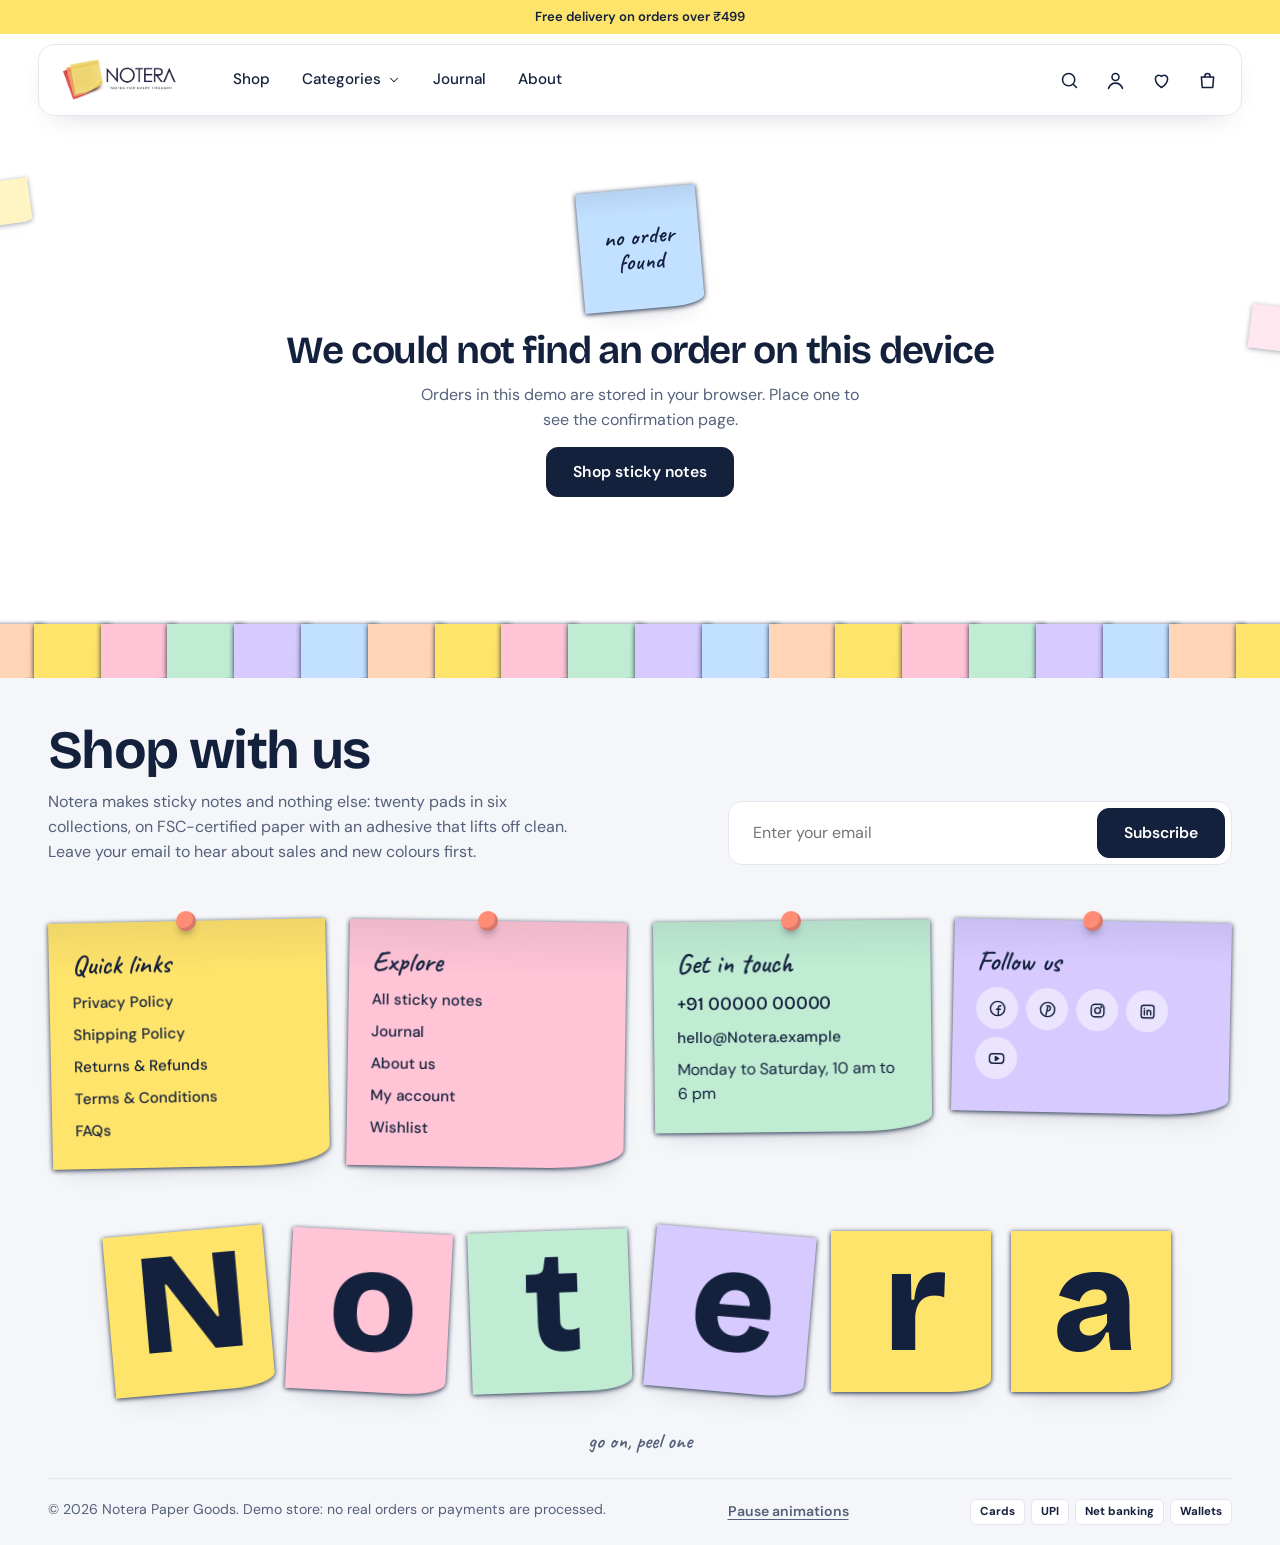
<file: order-success.html>
<!DOCTYPE html>
<html lang="en" data-currency="&#8377;" data-locale="en-IN">
<head>
  <meta charset="utf-8">
  <meta name="viewport" content="width=device-width, initial-scale=1">
  <title>Order confirmed | Notera</title>
  <meta name="description" content="Your Notera order is confirmed. See your order number, summary and delivery estimate.">
  <meta name="theme-color" content="#ffe46b">
  <link rel="icon" href="images/icons/favicon.png" type="image/svg+xml">
  <link rel="stylesheet" href="css/style.css">
  <link rel="stylesheet" href="css/components.css">
  <link rel="stylesheet" href="css/animations.css">
  <link rel="stylesheet" href="css/responsive.css">
</head>
<body data-brand="Notera" data-free-shipping-over="499" data-shipping-fee="49" data-free-label="Free" data-order-prefix="PL-">
  <!-- Page transition cover -->
  <div class="veil" aria-hidden="true"><img src="images/logo/notera-logo.png" alt="" width="184" height="60"></div>
  <div class="progress" aria-hidden="true"></div>
  <!-- A few floating background objects at the page sides (decoration only) -->
  <div class="bg-notes" aria-hidden="true"><span class="bgn bgn--l"></span><span class="bgn bgn--r"></span><span class="bgn bgn--dot bgn--l"></span><span class="bgn bgn--ring bgn--r"></span></div>
  <a class="skip" href="#main">Skip to content</a>

  <!-- ============ HEADER ============ -->
  <header class="header">
    <!-- Announcement bar: each <p> is one rotating message -->
    <div class="announce" role="region" aria-label="Announcements">
      <p class="is-on">Free delivery on orders over &#8377;499</p>
      <p>Use code STICKY10 for 10% off your first pads</p>
      <p>Orders ship within 1 working day, all over India</p>
    </div>
    <div class="header__bar">
      <a class="logo" href="index.html" aria-label="Notera home"><img src="images/logo/notera-logo.png" alt="Notera" width="92" height="30"></a>
      <nav class="nav" aria-label="Main">
        <a class="nav__link" href="shop.html">Shop</a>
        <!-- Categories dropdown -->
        <div class="nav__item">
          <button class="nav__link" type="button" aria-expanded="false" aria-controls="mega">Categories <svg viewBox="0 0 24 24" fill="none" stroke="currentColor" stroke-width="1.8" stroke-linecap="round" stroke-linejoin="round" aria-hidden="true" ><path d="m6 9 6 6 6-6"/></svg></button>
          <div class="mega" id="mega">
            <div>
              <h3>Collections</h3>
              <div class="mega__cols">
              <a class="mega__thumb" href="shop.html?collection=Pastel"><img src="images/categories/pastel.jpg" alt="" width="104" height="104" loading="lazy">Pastel</a>
              <a class="mega__thumb" href="shop.html?collection=Study"><img src="images/categories/study.jpg" alt="" width="104" height="104" loading="lazy">Study</a>
              <a class="mega__thumb" href="shop.html?collection=Office"><img src="images/categories/office.jpg" alt="" width="104" height="104" loading="lazy">Office</a>
              <a class="mega__thumb" href="shop.html?collection=Planner"><img src="images/categories/planner.jpg" alt="" width="104" height="104" loading="lazy">Planner</a>
              <a class="mega__thumb" href="shop.html?collection=Transparent"><img src="images/categories/transparent.jpg" alt="" width="104" height="104" loading="lazy">Transparent</a>
              <a class="mega__thumb" href="shop.html?collection=Color%20Pop"><img src="images/categories/color-pop.jpg" alt="" width="104" height="104" loading="lazy">Color Pop</a>
              </div>
            </div>
            <div>
              <h3>By type</h3>
              <ul>
              <li><a class="mega__link" href="shop.html?q=classic">Classic squares</a></li>
              <li><a class="mega__link" href="shop.html?q=pastel">Pastel notes</a></li>
              <li><a class="mega__link" href="shop.html?q=neon">Neon notes</a></li>
              <li><a class="mega__link" href="shop.html?q=clear">Transparent notes</a></li>
              <li><a class="mega__link" href="shop.html?q=grid">Grid notes</a></li>
              <li><a class="mega__link" href="shop.html?q=lined">Lined notes</a></li>
              <li><a class="mega__link" href="shop.html?q=to-do">To-do pads</a></li>
              <li><a class="mega__link" href="shop.html?shape=Flag">Page flags</a></li>
              <li><a class="mega__link" href="shop.html?shape=Shaped">Shaped notes</a></li>
              </ul>
            </div>
            <div>
              <h3>By size</h3>
              <ul>
                <li><a class="mega__link" href="shop.html?size=Mini">Mini, 51 x 38 mm</a></li>
                <li><a class="mega__link" href="shop.html?size=Standard">Standard, 76 x 76 mm</a></li>
                <li><a class="mega__link" href="shop.html?size=Large">Large, 101 x 101 mm</a></li>
              </ul>
              <h3 data-gap>By budget</h3>
              <ul>
                <li><a class="mega__link" href="shop.html?max=150">Under &#8377;150</a></li>
                <li><a class="mega__link" href="shop.html?max=200">Under &#8377;200</a></li>
                <li><a class="mega__link" href="shop.html?max=300">Under &#8377;300</a></li>
              </ul>
            </div>
            <a class="mega__feature tint-yellow" href="product.html?id=p17">
              <img src="images/products/sticky-note-swatches-earl-grey-ibiza-angora-01.jpg" alt="Sticky Note Swatches &ndash; Earl Grey, Ibiza &amp; Angora" width="600" height="600" loading="lazy">
              <span>Sticky Note Swatches<small>Earl Grey, Ibiza &amp; Angora, &#8377;349</small></span>
            </a>
          </div>
        </div>
        <a class="nav__link" href="journal.html">Journal</a>
        <a class="nav__link" href="index.html#about">About</a>
      </nav>
      <div class="header__tools">
        <button class="icon-btn" type="button" data-open="search-panel" aria-label="Search"><svg viewBox="0 0 24 24" fill="none" stroke="currentColor" stroke-width="1.8" stroke-linecap="round" stroke-linejoin="round" aria-hidden="true" ><circle cx="11" cy="11" r="7"/><path d="m20 20-3.5-3.5"/></svg></button>
        <a class="icon-btn hide-xs" href="account.html" aria-label="Account"><svg viewBox="0 0 24 24" fill="none" stroke="currentColor" stroke-width="1.8" stroke-linecap="round" stroke-linejoin="round" aria-hidden="true" ><circle cx="12" cy="8" r="4"/><path d="M4 21c1.5-4 4.5-6 8-6s6.5 2 8 6"/></svg></a>
        <button class="icon-btn" type="button" data-open="wishlist-drawer" aria-label="Open wishlist"><svg viewBox="0 0 24 24" fill="none" stroke="currentColor" stroke-width="1.8" stroke-linecap="round" stroke-linejoin="round" aria-hidden="true" ><path d="M12 20s-7-4.4-7-10a4 4 0 0 1 7-2.6A4 4 0 0 1 19 10c0 5.6-7 10-7 10Z"/></svg><span class="count" data-wish-count hidden>0</span></button>
        <button class="icon-btn" type="button" data-open="cart-drawer" aria-label="Open cart"><svg viewBox="0 0 24 24" fill="none" stroke="currentColor" stroke-width="1.8" stroke-linecap="round" stroke-linejoin="round" aria-hidden="true" ><path d="M5 8h14l-1 12H6L5 8Z"/><path d="M9 8V7a3 3 0 0 1 6 0v1"/></svg><span class="count" data-cart-count hidden>0</span></button>
        <button class="icon-btn menu-btn" type="button" data-open="mobile-menu" aria-label="Open menu"><svg viewBox="0 0 24 24" fill="none" stroke="currentColor" stroke-width="1.8" stroke-linecap="round" stroke-linejoin="round" aria-hidden="true" ><path d="M4 8h16M4 16h16"/></svg></button>
      </div>
    </div>
  </header>

  <main id="main">

    <section class="page-top">
      <div class="wrap">
        <div class="empty" data-success-none hidden>
          <div class="note note--blue"><span class="hand">no order found</span></div>
          <h1 class="h2">We could not find an order on this device</h1>
          <p>Orders in this demo are stored in your browser. Place one to see the confirmation page.</p>
          <a class="btn" href="shop.html">Shop sticky notes</a>
        </div>

        <div class="success" data-success data-confetti hidden>
          <svg class="tick" viewBox="0 0 96 96" role="img" aria-label="Order confirmed"><circle cx="48" cy="48" r="46"/><path d="M30 50l12 12 24-27"/></svg>
          <h1 class="h1" data-split>Your sticky notes are on their way.</h1>
          <p class="lede">Thank you, <span data-f="name"></span>. A confirmation would be sent to <span data-f="email"></span> on a live store.</p>

          <div class="receipt">
            <div class="receipt__facts">
              <div><span class="label">Order number</span><b data-f="id"></b></div>
              <div><span class="label">Estimated delivery</span><b data-f="eta"></b></div>
              <div><span class="label">Total</span><b data-f="total"></b></div>
            </div>
            <div class="summary" id="order" data-static>
              <h2 class="h3">Order summary</h2>
              <ul data-order-lines></ul>
              <dl>
                <div><dt>Subtotal</dt><dd data-f="subtotal"></dd></div>
                <div data-order-discount hidden><dt>Discount</dt><dd data-f="discount"></dd></div>
                <div><dt>Shipping (<span data-f="delivery"></span>)</dt><dd data-f="shipping"></dd></div>
                <div class="total"><dt>Total</dt><dd data-f="total"></dd></div>
              </dl>
              <p class="muted">Delivering to: <span data-f="address"></span><br>Paid with: <span data-f="payment"></span> (demo, no money taken)</p>
            </div>
          </div>

          <div class="success__cta">
            <a class="btn" href="shop.html">Continue shopping</a>
            <a class="btn btn--ghost" href="account.html#orders">View order</a>
          </div>
        </div>
      </div>
    </section>
  </main>

  <!-- ============ FOOTER: a pinboard of sticky notes ============ -->
  <footer class="footer">
    <div class="footer__edge" aria-hidden="true" data-index><span></span><span></span><span></span><span></span><span></span><span></span><span></span><span></span><span></span><span></span><span></span><span></span><span></span><span></span><span></span><span></span><span></span><span></span><span></span><span></span><span></span><span></span><span></span><span></span><span></span><span></span><span></span><span></span><span></span><span></span></div>
    <div class="wrap">
      <div class="footer__top">
        <div>
          <h2 class="h1" data-split>Shop with us</h2>
          <p data-reveal>Notera makes sticky notes and nothing else: twenty pads in six collections, on FSC-certified paper with an adhesive that lifts off clean. Leave your email to hear about sales and new colours first.</p>
        </div>
        <div data-reveal="right">
          <form class="inline-form" data-newsletter novalidate>
            <label class="sr-only" for="footer-email">Enter your email</label>
            <input id="footer-email" type="email" name="email" placeholder="Enter your email" autocomplete="email" required>
            <button class="btn" type="submit">Subscribe</button>
          </form>
          <p class="form-note" data-newsletter-done hidden>Thanks. Your first note from us is on its way.</p>
        </div>
      </div>

      <!-- Each column is a pinned note -->
      <div class="board">
        <nav class="note Notera" aria-label="Quick links" data-reveal="swing">
          <span class="pin" aria-hidden="true"></span>
          <h3>Quick links</h3>
          <ul>
            <li><a href="#">Privacy Policy</a></li>
            <li><a href="#">Shipping Policy</a></li>
            <li><a href="#">Returns &amp; Refunds</a></li>
            <li><a href="#">Terms &amp; Conditions</a></li>
            <li><a href="index.html#service">FAQs</a></li>
          </ul>
        </nav>
        <nav class="note note--pink Notera" aria-label="Explore" data-reveal="swing" data-d="1">
          <span class="pin" aria-hidden="true"></span>
          <h3>Explore</h3>
          <ul>
            <li><a href="shop.html">All sticky notes</a></li>
            <li><a href="journal.html">Journal</a></li>
            <li><a href="index.html#about">About us</a></li>
            <li><a href="account.html">My account</a></li>
            <li><a href="wishlist.html">Wishlist</a></li>
          </ul>
        </nav>
        <div class="note note--mint Notera" data-reveal="swing" data-d="2">
          <span class="pin" aria-hidden="true"></span>
          <h3>Get in touch</h3>
          <ul>
            <li><a href="tel:+910000000000"><b>+91 00000 00000</b></a></li>
            <li><a href="mailto:hello@Notera.example">hello@Notera.example</a></li>
            <li>Monday to Saturday, 10 am to 6 pm</li>
          </ul>
        </div>
        <div class="note note--lavender Notera" data-reveal="swing" data-d="3">
          <span class="pin" aria-hidden="true"></span>
          <h3>Follow us</h3>
          <div class="socials">
            <a href="#" aria-label="Facebook"><svg viewBox="0 0 24 24" fill="none" stroke="currentColor" stroke-width="1.8" stroke-linecap="round" stroke-linejoin="round" aria-hidden="true" ><circle cx="12" cy="12" r="9"/><path d="M13 20v-7h2.500M13 13h-2.500M13 13v-2.500c0-1.200.8-2 2-2h1"/></svg></a>
            <a href="#" aria-label="Pinterest"><svg viewBox="0 0 24 24" fill="none" stroke="currentColor" stroke-width="1.8" stroke-linecap="round" stroke-linejoin="round" aria-hidden="true" ><circle cx="12" cy="12" r="9"/><path d="M11 7.5c3-.8 5 1 4.5 3.5-.4 2-2.300 3-3.800 2M12 9.500 10 19"/></svg></a>
            <a href="#" aria-label="Instagram"><svg viewBox="0 0 24 24" fill="none" stroke="currentColor" stroke-width="1.8" stroke-linecap="round" stroke-linejoin="round" aria-hidden="true" ><rect x="4" y="4" width="16" height="16" rx="4.5"/><circle cx="12" cy="12" r="3.6"/><circle cx="16.7" cy="7.3" r=".6" fill="currentColor"/></svg></a>
            <a href="#" aria-label="LinkedIn"><svg viewBox="0 0 24 24" fill="none" stroke="currentColor" stroke-width="1.8" stroke-linecap="round" stroke-linejoin="round" aria-hidden="true" ><rect x="4" y="4" width="16" height="16" rx="3"/><path d="M8 10.500V16M8 8v.1M11.500 16v-5.500M11.500 13c0-1.500 1-2.500 2.300-2.500s2.200 1 2.200 2.500v3"/></svg></a>
            <a href="#" aria-label="YouTube"><svg viewBox="0 0 24 24" fill="none" stroke="currentColor" stroke-width="1.8" stroke-linecap="round" stroke-linejoin="round" aria-hidden="true" ><rect x="3" y="6" width="18" height="12" rx="4"/><path d="m10.500 9.500 4 2.500-4 2.500Z" fill="currentColor"/></svg></a>
          </div>
        </div>
      </div>

      <!-- The brand name as four notes: click one and it Noteras off -->
      <div class="letters" role="img" aria-label="Notera" data-index>
        <span class="letter" data-reveal="Noterain">N</span>
        <span class="letter" data-reveal="Noterain" data-d="1">o</span>
        <span class="letter" data-reveal="Noterain" data-d="2">t</span>
        <span class="letter" data-reveal="Noterain" data-d="3">e</span>
        <span class="letter" data-reveal="Noterain" data-d="4">r</span>
        <span class="letter" data-reveal="Noterain" data-d="5">a</span>
      </div>
      <p class="letters__hint hand" aria-hidden="true">go on, peel one</p>

      <div class="footer__base">
        <p>&copy; 2026 Notera Paper Goods. Demo store: no real orders or payments are processed.</p>
        <button class="text-btn" type="button" data-motion-toggle aria-pressed="false"><span data-off>Pause animations</span><span data-on>Play animations</span></button>
        <ul class="pay" aria-label="Payment methods shown at checkout">
          <li>Cards</li><li>UPI</li><li>Net banking</li><li>Wallets</li>
        </ul>
      </div>
    </div>
  </footer>

  <template id="tpl-order-line">
    <li class="line">
      <span class="line__img"><img data-f-src="image" data-f-alt="name" alt="" width="120" height="120"></span>
      <div><p class="line__name" data-f="name"></p><p class="line__meta"><span data-f="variant"></span>, qty <span data-f="qty"></span></p></div>
      <p class="line__price" data-f="price"></p>
    </li>
  </template>

  <!-- ============ OVERLAY + SIDE PANELS (same on every page) ============ -->
  <div class="overlay"></div>

  <!-- Cart drawer -->
  <aside class="drawer" id="cart-drawer" data-panel role="dialog" aria-modal="true" aria-labelledby="cart-drawer-title" aria-hidden="true">
    <div class="drawer__head">
      <h2 class="h3" id="cart-drawer-title">Your cart (<span data-sum="count">0</span>)</h2>
      <button class="icon-btn" type="button" data-close aria-label="Close cart"><svg viewBox="0 0 24 24" fill="none" stroke="currentColor" stroke-width="1.8" stroke-linecap="round" stroke-linejoin="round" aria-hidden="true" ><path d="m6 6 12 12M18 6 6 18"/></svg></button>
    </div>
    <div class="drawer__body">
      <div class="empty" data-cart-empty>
        <div class="note note--pink"><span class="hand">nothing yet</span></div>
        <h3 class="h3">Your cart is empty</h3>
        <p>Add a pad or two and they will show up here.</p>
        <a class="btn btn--sm" href="shop.html">Shop sticky notes</a>
      </div>
      <div data-cart-filled hidden>
        <div class="ship-meter">
          <p data-ship-more>Add <b data-sum="remaining"></b> more to unlock free shipping.</p>
          <p data-ship-done hidden>You have unlocked free shipping.</p>
          <div class="ship-meter__bar"><i data-ship-bar></i></div>
        </div>
        <ul data-cart-list="tpl-cart-line" aria-label="Items in your cart"></ul>
      </div>
    </div>
    <div class="drawer__foot" data-cart-filled hidden>
      <p class="drawer__total"><span>Subtotal</span><span data-sum="subtotal"></span></p>
      <p class="muted">Shipping and discounts are calculated at checkout.</p>
      <div class="drawer__actions">
        <a class="btn btn--ghost" href="cart.html">View cart</a>
        <a class="btn" href="checkout.html">Checkout</a>
      </div>
    </div>
  </aside>

  <!-- Wishlist drawer -->
  <aside class="drawer" id="wishlist-drawer" data-panel role="dialog" aria-modal="true" aria-labelledby="wish-drawer-title" aria-hidden="true">
    <div class="drawer__head">
      <h2 class="h3" id="wish-drawer-title">Wishlist</h2>
      <button class="icon-btn" type="button" data-close aria-label="Close wishlist"><svg viewBox="0 0 24 24" fill="none" stroke="currentColor" stroke-width="1.8" stroke-linecap="round" stroke-linejoin="round" aria-hidden="true" ><path d="m6 6 12 12M18 6 6 18"/></svg></button>
    </div>
    <div class="drawer__body">
      <div class="empty" data-wish-empty>
        <div class="note note--lavender"><span class="hand">save me for later</span></div>
        <h3 class="h3">Your wishlist is waiting for a few good ideas.</h3>
        <p>Tap the heart on any pad to save it here.</p>
        <a class="btn btn--sm" href="shop.html">Explore sticky notes</a>
      </div>
      <ul data-wish-list="tpl-wish-line" data-wish-filled hidden aria-label="Saved items"></ul>
    </div>
    <div class="drawer__foot" data-wish-filled hidden>
      <a class="btn btn--ghost" href="wishlist.html">View wishlist</a>
    </div>
  </aside>

  <!-- Search -->
  <div class="sheet" id="search-panel" data-panel role="dialog" aria-modal="true" aria-label="Search" aria-hidden="true">
    <div class="sheet__head">
      <p class="label">Search the shop</p>
      <button class="icon-btn" type="button" data-close aria-label="Close search"><svg viewBox="0 0 24 24" fill="none" stroke="currentColor" stroke-width="1.8" stroke-linecap="round" stroke-linejoin="round" aria-hidden="true" ><path d="m6 6 12 12M18 6 6 18"/></svg></button>
    </div>
    <form class="search-form" action="shop.html" method="get" role="search">
      <label class="sr-only" for="site-search">Search sticky notes</label>
      <input id="site-search" type="search" name="q" placeholder="Try grid, pastel, flags" autocomplete="off" data-autofocus>
      <button class="btn" type="submit">Search</button>
    </form>
    <div class="chips">
      <a class="chip" href="shop.html?q=pastel">Pastel</a>
      <a class="chip" href="shop.html?q=clear">Transparent</a>
      <a class="chip" href="shop.html?q=grid">Grid</a>
      <a class="chip" href="shop.html?q=flag">Page flags</a>
      <a class="chip" href="shop.html?q=to-do">To-do pads</a>
      <a class="chip" href="shop.html?q=neon">Neon</a>
    </div>
  </div>

  <!-- Mobile menu (side drawer) -->
  <aside class="drawer menu" id="mobile-menu" data-panel role="dialog" aria-modal="true" aria-label="Menu" aria-hidden="true">
    <div class="drawer__head">
      <img src="images/logo/notera-logo.png" alt="Notera" width="92" height="30">
      <button class="icon-btn" type="button" data-close aria-label="Close menu"><svg viewBox="0 0 24 24" fill="none" stroke="currentColor" stroke-width="1.8" stroke-linecap="round" stroke-linejoin="round" aria-hidden="true" ><path d="m6 6 12 12M18 6 6 18"/></svg></button>
    </div>
    <div class="drawer__body">
      <nav class="menu__links" aria-label="Mobile">
        <a href="shop.html">Shop</a>
        <details>
        <summary>Categories <svg viewBox="0 0 24 24" fill="none" stroke="currentColor" stroke-width="1.8" stroke-linecap="round" stroke-linejoin="round" aria-hidden="true" ><path d="m6 9 6 6 6-6"/></svg></summary>
        <ul>
          <li><a href="shop.html?collection=Pastel">Pastel</a></li>
          <li><a href="shop.html?collection=Study">Study</a></li>
          <li><a href="shop.html?collection=Office">Office</a></li>
          <li><a href="shop.html?collection=Planner">Planner</a></li>
          <li><a href="shop.html?collection=Transparent">Transparent</a></li>
          <li><a href="shop.html?collection=Color%20Pop">Color Pop</a></li>
          <li><a href="shop.html?shape=Flag">Page flags</a></li>
          <li><a href="shop.html?shape=Shaped">Shaped notes</a></li>
          <li><a href="shop.html?size=Mini">Mini notes</a></li>
          <li><a href="shop.html?size=Large">Large notes</a></li>
        </ul>
      </details>
        <a href="journal.html">Journal</a>
        <a href="index.html#about">About</a>
        <a href="account.html">Account</a>
      </nav>
    </div>
    <div class="drawer__foot">
      <div class="menu__tools">
        <button type="button" data-open="search-panel"><svg viewBox="0 0 24 24" fill="none" stroke="currentColor" stroke-width="1.8" stroke-linecap="round" stroke-linejoin="round" aria-hidden="true" ><circle cx="11" cy="11" r="7"/><path d="m20 20-3.5-3.5"/></svg><span>Search</span></button>
        <button type="button" data-open="wishlist-drawer"><svg viewBox="0 0 24 24" fill="none" stroke="currentColor" stroke-width="1.8" stroke-linecap="round" stroke-linejoin="round" aria-hidden="true" ><path d="M12 20s-7-4.4-7-10a4 4 0 0 1 7-2.6A4 4 0 0 1 19 10c0 5.6-7 10-7 10Z"/></svg><span>Wishlist</span></button>
        <button type="button" data-open="cart-drawer"><svg viewBox="0 0 24 24" fill="none" stroke="currentColor" stroke-width="1.8" stroke-linecap="round" stroke-linejoin="round" aria-hidden="true" ><path d="M5 8h14l-1 12H6L5 8Z"/><path d="M9 8V7a3 3 0 0 1 6 0v1"/></svg><span>Cart (<span data-sum="count">0</span>)</span></button>
      </div>
    </div>
  </aside>

  <!-- Back to top -->
  <button class="totop" type="button" data-totop aria-label="Back to top"><svg viewBox="0 0 24 24" fill="none" stroke="currentColor" stroke-width="1.8" stroke-linecap="round" stroke-linejoin="round" aria-hidden="true" ><path d="M4 12h15m-6-6 6 6-6 6"/></svg></button>

  <!-- Toast messages: edit the wording here -->
  <div class="toast" id="toast" role="status" aria-live="polite">
    <span data-toast="cart-add" hidden>Added to cart</span>
    <span data-toast="cart-remove" hidden>Removed from cart</span>
    <span data-toast="wish-add" hidden>Saved to wishlist</span>
    <span data-toast="wish-remove" hidden>Removed from wishlist</span>
    <span data-toast="newsletter" hidden>You are subscribed</span>
    <span data-toast="saved" hidden>Saved</span>
    <span data-toast="copied" hidden>Code copied</span>
    <span data-toast="fix-form" hidden>Please check the highlighted fields</span>
  </div>

  <!-- Templates: the markup JS copies for each cart / wishlist item -->
  <template id="tpl-cart-line">
    <li class="line">
      <a class="line__img" data-f-href="href"><img data-f-src="image" data-f-alt="name" alt="" width="168" height="168"></a>
      <div>
        <a class="line__name" data-f="name" data-f-href="href"></a>
        <p class="line__meta" data-f="variant"></p>
        <div class="line__tools">
          <div class="qty">
            <button type="button" data-step="-1" aria-label="Decrease quantity of" data-f-label="name">&minus;</button>
            <output data-f="qty" aria-live="polite"></output>
            <button type="button" data-step="1" aria-label="Increase quantity of" data-f-label="name">+</button>
          </div>
          <button class="text-btn" type="button" data-remove-cart aria-label="Remove" data-f-label="name">Remove</button>
        </div>
      </div>
      <p class="line__price" data-f="price"></p>
    </li>
  </template>

  <template id="tpl-wish-line">
    <li class="line">
      <a class="line__img" data-f-href="href"><img data-f-src="image" data-f-alt="name" alt="" width="168" height="168"></a>
      <div>
        <a class="line__name" data-f="name" data-f-href="href"></a>
        <p class="line__meta"><span class="in-stock" data-if="in">In stock</span><span class="sold-out" data-if="out">Sold out</span></p>
        <div class="line__tools">
          <button class="btn btn--sm" type="button" data-wish-to-cart>Move to cart</button>
          <button class="text-btn" type="button" data-remove-wish aria-label="Remove" data-f-label="name">Remove</button>
        </div>
      </div>
      <p class="line__price" data-f="price"></p>
    </li>
  </template>

  <!-- JavaScript: behaviour only. All text and images are in this HTML file. -->
  <script src="js/main.js" defer></script>
  <script src="js/animations.js" defer></script>
  <script src="js/cart.js" defer></script>
  <script src="js/wishlist.js" defer></script>
  <script src="js/products.js" defer></script>
  <script src="js/auth.js" defer></script>
  <script src="js/checkout.js" defer></script>
</body>
</html>
</file>
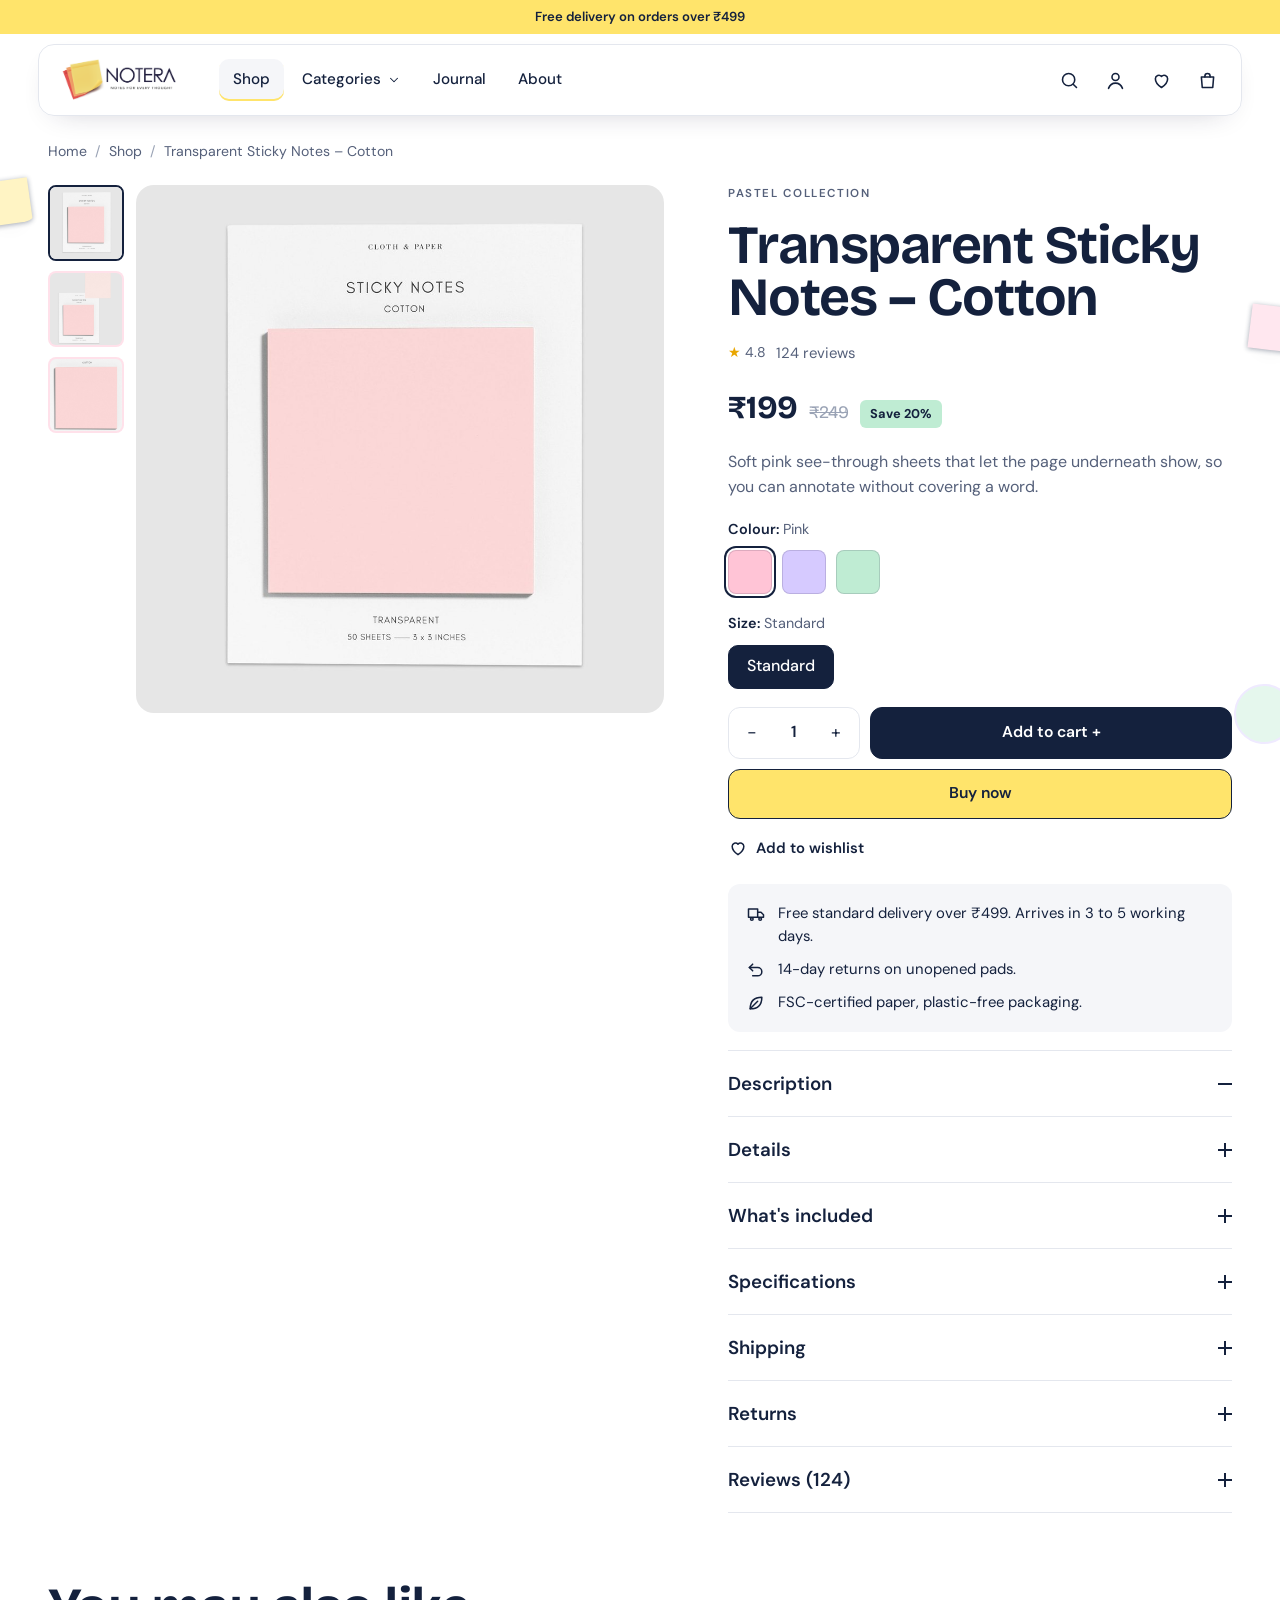
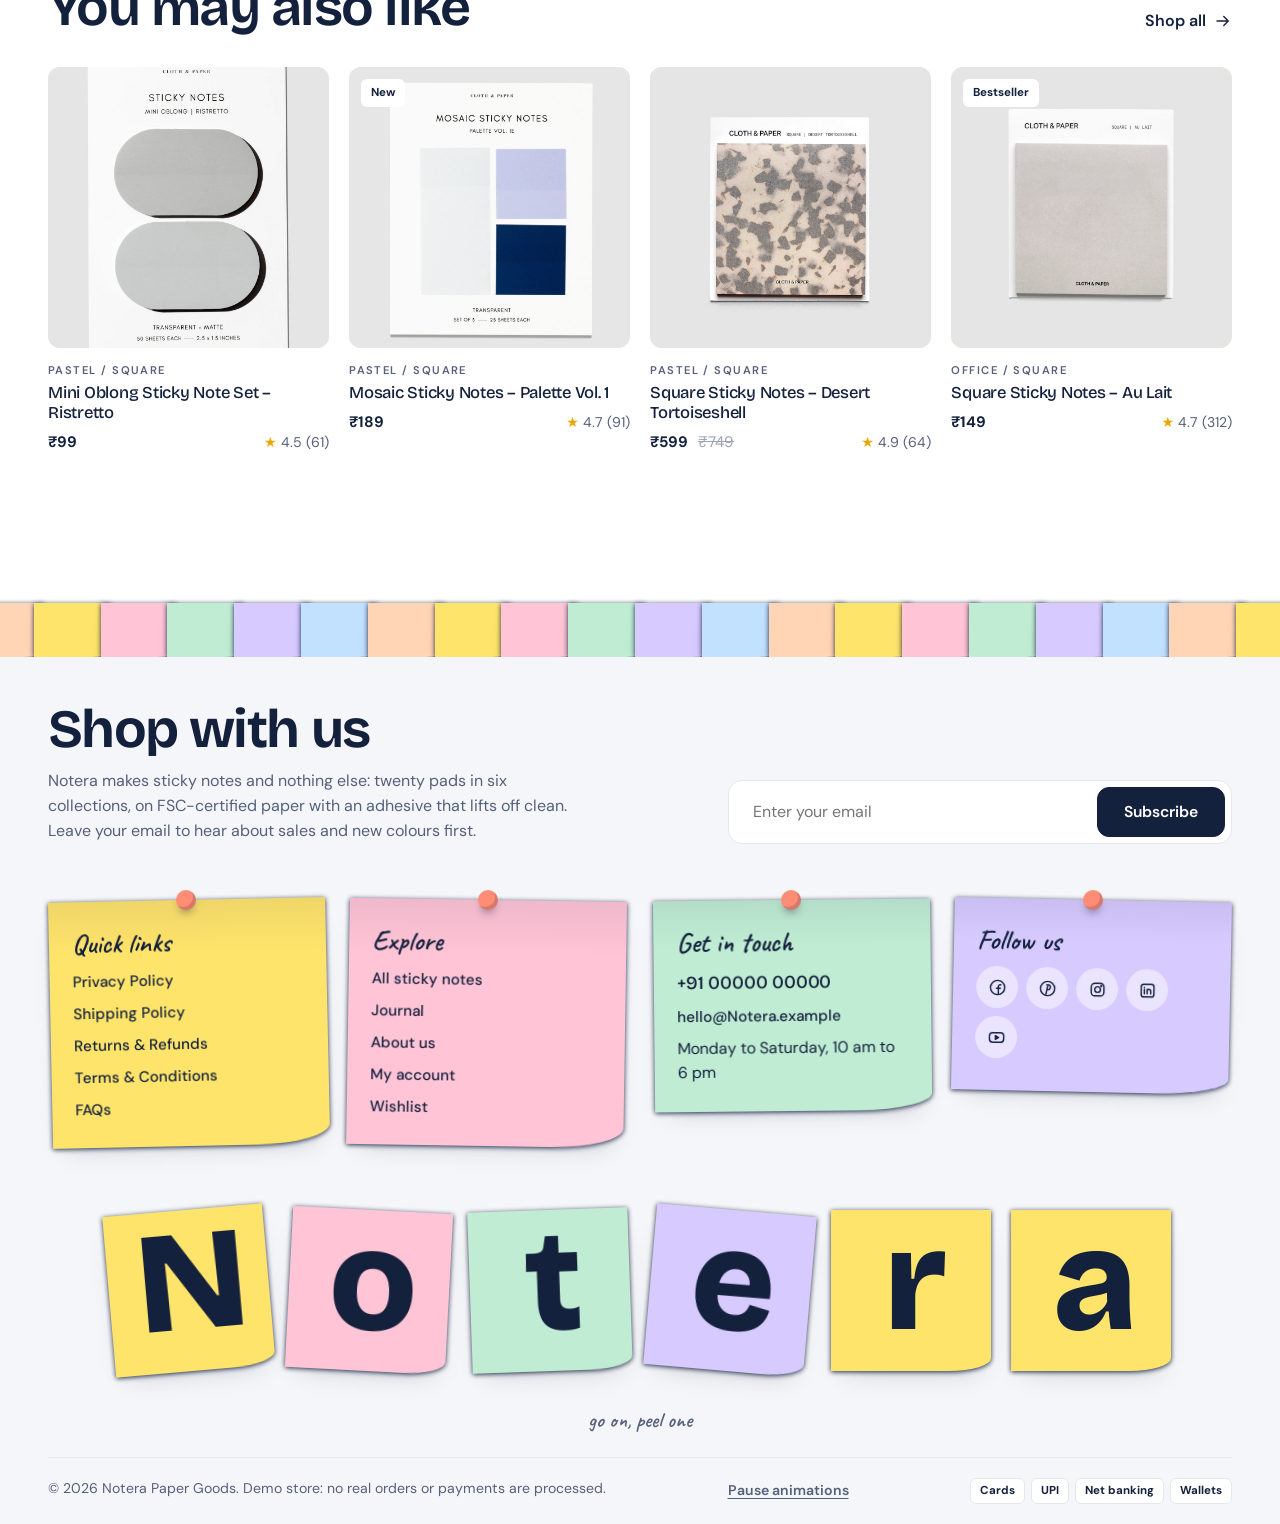
<file: product.html>
<!DOCTYPE html>
<html lang="en" data-currency="&#8377;" data-locale="en-IN">
<head>
  <meta charset="utf-8">
  <meta name="viewport" content="width=device-width, initial-scale=1">
  <title>Sticky notes | Notera</title>
  <meta name="description" content="Product details, colours, sizes, delivery and reviews for Notera sticky notes.">
  <meta name="theme-color" content="#ffe46b">
  <link rel="icon" href="images/icons/favicon.png" type="image/svg+xml">
  <link rel="stylesheet" href="css/style.css">
  <link rel="stylesheet" href="css/components.css">
  <link rel="stylesheet" href="css/animations.css">
  <link rel="stylesheet" href="css/responsive.css">
</head>
<body data-brand="Notera" data-free-shipping-over="499" data-shipping-fee="49" data-free-label="Free" data-order-prefix="PL-" class="has-buybar">
  <!-- Page transition cover -->
  <div class="veil" aria-hidden="true"><img src="images/logo/notera-logo.png" alt="" width="184" height="60"></div>
  <div class="progress" aria-hidden="true"></div>
  <!-- A few floating background objects at the page sides (decoration only) -->
  <div class="bg-notes" aria-hidden="true"><span class="bgn bgn--l"></span><span class="bgn bgn--r"></span><span class="bgn bgn--dot bgn--l"></span><span class="bgn bgn--ring bgn--r"></span></div>
  <a class="skip" href="#main">Skip to content</a>

  <!-- ============ HEADER ============ -->
  <header class="header">
    <!-- Announcement bar: each <p> is one rotating message -->
    <div class="announce" role="region" aria-label="Announcements">
      <p class="is-on">Free delivery on orders over &#8377;499</p>
      <p>Use code STICKY10 for 10% off your first pads</p>
      <p>Orders ship within 1 working day, all over India</p>
    </div>
    <div class="header__bar">
      <a class="logo" href="index.html" aria-label="Notera home"><img src="images/logo/notera-logo.png" alt="Notera" width="92" height="30"></a>
      <nav class="nav" aria-label="Main">
        <a class="nav__link" href="shop.html" aria-current="page">Shop</a>
        <!-- Categories dropdown -->
        <div class="nav__item">
          <button class="nav__link" type="button" aria-expanded="false" aria-controls="mega">Categories <svg viewBox="0 0 24 24" fill="none" stroke="currentColor" stroke-width="1.8" stroke-linecap="round" stroke-linejoin="round" aria-hidden="true" ><path d="m6 9 6 6 6-6"/></svg></button>
          <div class="mega" id="mega">
            <div>
              <h3>Collections</h3>
              <div class="mega__cols">
              <a class="mega__thumb" href="shop.html?collection=Pastel"><img src="images/categories/pastel.jpg" alt="" width="104" height="104" loading="lazy">Pastel</a>
              <a class="mega__thumb" href="shop.html?collection=Study"><img src="images/categories/study.jpg" alt="" width="104" height="104" loading="lazy">Study</a>
              <a class="mega__thumb" href="shop.html?collection=Office"><img src="images/categories/office.jpg" alt="" width="104" height="104" loading="lazy">Office</a>
              <a class="mega__thumb" href="shop.html?collection=Planner"><img src="images/categories/planner.jpg" alt="" width="104" height="104" loading="lazy">Planner</a>
              <a class="mega__thumb" href="shop.html?collection=Transparent"><img src="images/categories/transparent.jpg" alt="" width="104" height="104" loading="lazy">Transparent</a>
              <a class="mega__thumb" href="shop.html?collection=Color%20Pop"><img src="images/categories/color-pop.jpg" alt="" width="104" height="104" loading="lazy">Color Pop</a>
              </div>
            </div>
            <div>
              <h3>By type</h3>
              <ul>
              <li><a class="mega__link" href="shop.html?q=classic">Classic squares</a></li>
              <li><a class="mega__link" href="shop.html?q=pastel">Pastel notes</a></li>
              <li><a class="mega__link" href="shop.html?q=neon">Neon notes</a></li>
              <li><a class="mega__link" href="shop.html?q=clear">Transparent notes</a></li>
              <li><a class="mega__link" href="shop.html?q=grid">Grid notes</a></li>
              <li><a class="mega__link" href="shop.html?q=lined">Lined notes</a></li>
              <li><a class="mega__link" href="shop.html?q=to-do">To-do pads</a></li>
              <li><a class="mega__link" href="shop.html?shape=Flag">Page flags</a></li>
              <li><a class="mega__link" href="shop.html?shape=Shaped">Shaped notes</a></li>
              </ul>
            </div>
            <div>
              <h3>By size</h3>
              <ul>
                <li><a class="mega__link" href="shop.html?size=Mini">Mini, 51 x 38 mm</a></li>
                <li><a class="mega__link" href="shop.html?size=Standard">Standard, 76 x 76 mm</a></li>
                <li><a class="mega__link" href="shop.html?size=Large">Large, 101 x 101 mm</a></li>
              </ul>
              <h3 data-gap>By budget</h3>
              <ul>
                <li><a class="mega__link" href="shop.html?max=150">Under &#8377;150</a></li>
                <li><a class="mega__link" href="shop.html?max=200">Under &#8377;200</a></li>
                <li><a class="mega__link" href="shop.html?max=300">Under &#8377;300</a></li>
              </ul>
            </div>
            <a class="mega__feature tint-yellow" href="product.html?id=p17">
              <img src="images/products/sticky-note-swatches-earl-grey-ibiza-angora-01.jpg" alt="Sticky Note Swatches &ndash; Earl Grey, Ibiza &amp; Angora" width="600" height="600" loading="lazy">
              <span>Sticky Note Swatches<small>Earl Grey, Ibiza &amp; Angora, &#8377;349</small></span>
            </a>
          </div>
        </div>
        <a class="nav__link" href="journal.html">Journal</a>
        <a class="nav__link" href="index.html#about">About</a>
      </nav>
      <div class="header__tools">
        <button class="icon-btn" type="button" data-open="search-panel" aria-label="Search"><svg viewBox="0 0 24 24" fill="none" stroke="currentColor" stroke-width="1.8" stroke-linecap="round" stroke-linejoin="round" aria-hidden="true" ><circle cx="11" cy="11" r="7"/><path d="m20 20-3.5-3.5"/></svg></button>
        <a class="icon-btn hide-xs" href="account.html" aria-label="Account"><svg viewBox="0 0 24 24" fill="none" stroke="currentColor" stroke-width="1.8" stroke-linecap="round" stroke-linejoin="round" aria-hidden="true" ><circle cx="12" cy="8" r="4"/><path d="M4 21c1.5-4 4.5-6 8-6s6.5 2 8 6"/></svg></a>
        <button class="icon-btn" type="button" data-open="wishlist-drawer" aria-label="Open wishlist"><svg viewBox="0 0 24 24" fill="none" stroke="currentColor" stroke-width="1.8" stroke-linecap="round" stroke-linejoin="round" aria-hidden="true" ><path d="M12 20s-7-4.4-7-10a4 4 0 0 1 7-2.6A4 4 0 0 1 19 10c0 5.6-7 10-7 10Z"/></svg><span class="count" data-wish-count hidden>0</span></button>
        <button class="icon-btn" type="button" data-open="cart-drawer" aria-label="Open cart"><svg viewBox="0 0 24 24" fill="none" stroke="currentColor" stroke-width="1.8" stroke-linecap="round" stroke-linejoin="round" aria-hidden="true" ><path d="M5 8h14l-1 12H6L5 8Z"/><path d="M9 8V7a3 3 0 0 1 6 0v1"/></svg><span class="count" data-cart-count hidden>0</span></button>
        <button class="icon-btn menu-btn" type="button" data-open="mobile-menu" aria-label="Open menu"><svg viewBox="0 0 24 24" fill="none" stroke="currentColor" stroke-width="1.8" stroke-linecap="round" stroke-linejoin="round" aria-hidden="true" ><path d="M4 8h16M4 16h16"/></svg></button>
      </div>
    </div>
  </header>

  <main id="main">

    <section class="page-top">
      <div class="wrap">
        <nav aria-label="Breadcrumb"><ol class="crumbs"><li><a href="index.html">Home</a></li><li><a href="shop.html">Shop</a></li><li aria-current="page" data-current-name>Sticky notes</li></ol></nav>

        <!-- PRODUCT DETAILS: one <article> per product. The page shows the one
             named in the address, for example product.html?id=p03 -->

      <!-- ---------- Transparent Sticky Notes &ndash; Cotton ---------- -->
      <article class="pdp" data-product data-id="p01" data-name="Transparent Sticky Notes &ndash; Cotton" data-price="199" data-image="images/products/transparent-sticky-notes-cotton-01.jpg" data-href="product.html?id=p01" data-collection="Pastel" data-colors="Pink,Lavender,Mint" data-sizes="Standard" data-shape="Square" data-stock="in" data-rating="4.8" data-sold="930" data-added="8" hidden>
        <div class="gallery">
          <div class="gallery__thumbs">
            <button class="gallery__thumb tint-pink" type="button" data-thumb aria-pressed="true" aria-label="Show photo 1 of 3"><img src="images/products/transparent-sticky-notes-cotton-01.jpg" alt="Transparent Sticky Notes &ndash; Cotton, photo 1" width="200" height="200" loading="lazy"></button>
            <button class="gallery__thumb tint-pink" type="button" data-thumb aria-pressed="false" aria-label="Show photo 2 of 3"><img src="images/products/transparent-sticky-notes-cotton-02.jpg" alt="Transparent Sticky Notes &ndash; Cotton, photo 2" width="200" height="200" loading="lazy"></button>
            <button class="gallery__thumb tint-pink" type="button" data-thumb aria-pressed="false" aria-label="Show photo 3 of 3"><img src="images/products/transparent-sticky-notes-cotton-03.jpg" alt="Transparent Sticky Notes &ndash; Cotton, photo 3" width="200" height="200" loading="lazy"></button>
          </div>
          <div class="gallery__main tint-pink"><img data-main-img src="images/products/transparent-sticky-notes-cotton-01.jpg" alt="Transparent Sticky Notes &ndash; Cotton, photo 1" width="1200" height="1200"></div>
        </div>
        <div class="pdp__info">
          <p class="label">Pastel collection</p>
          <h1 class="h1" data-split>Transparent Sticky Notes &ndash; Cotton</h1>
          <p class="pdp__rating"><span class="rating" aria-label="Rated 4.8 out of 5">4.8</span><span>124 reviews</span></p>
          <p class="pdp__price">&#8377;199<s><span class="sr-only">Was </span>&#8377;249</s><span class="save">Save 20%</span></p>
          <p class="lede">Soft pink see-through sheets that let the page underneath show, so you can annotate without covering a word.</p>
          <fieldset class="option">
            <legend>Colour: <span data-chosen>Pink</span></legend>
            <div class="option__list">
                <button class="swatch c-pink" type="button" data-color="Pink" aria-pressed="true" aria-label="Pink" title="Pink"></button>
                <button class="swatch c-lavender" type="button" data-color="Lavender" aria-pressed="false" aria-label="Lavender" title="Lavender"></button>
                <button class="swatch c-mint" type="button" data-color="Mint" aria-pressed="false" aria-label="Mint" title="Mint"></button>
            </div>
          </fieldset>
          <fieldset class="option">
            <legend>Size: <span data-chosen>Standard</span></legend>
            <div class="option__list">
                <button class="pill" type="button" data-size="Standard" aria-pressed="true">Standard</button>
            </div>
          </fieldset>
          <div class="buy">
            <div class="qty qty--lg">
              <button type="button" data-pdp-step="-1" aria-label="Decrease quantity">&minus;</button>
              <input type="number" data-pdp-qty value="1" min="1" max="99" aria-label="Quantity">
              <button type="button" data-pdp-step="1" aria-label="Increase quantity">+</button>
            </div>
            <button class="btn" type="button" data-add>Add to cart +</button>
            <button class="btn btn--yellow" type="button" data-buy>Buy now</button>
          </div>
          <button class="wish-toggle" type="button" data-wish aria-pressed="false"><svg viewBox="0 0 24 24" fill="none" stroke="currentColor" stroke-width="1.8" stroke-linecap="round" stroke-linejoin="round" aria-hidden="true" ><path d="M12 20s-7-4.4-7-10a4 4 0 0 1 7-2.6A4 4 0 0 1 19 10c0 5.6-7 10-7 10Z"/></svg><span data-off>Add to wishlist</span><span data-on>Saved to wishlist</span></button>
          <ul class="perks">
            <li><svg viewBox="0 0 24 24" fill="none" stroke="currentColor" stroke-width="1.8" stroke-linecap="round" stroke-linejoin="round" aria-hidden="true" ><path d="M3 6h11v10H3zM14 10h4l3 3v3h-7z"/><circle cx="7" cy="18" r="1.6"/><circle cx="17" cy="18" r="1.6"/></svg><span>Free standard delivery over &#8377;499. Arrives in 3 to 5 working days.</span></li>
            <li><svg viewBox="0 0 24 24" fill="none" stroke="currentColor" stroke-width="1.8" stroke-linecap="round" stroke-linejoin="round" aria-hidden="true" ><path d="M4 9h10a5 5 0 0 1 0 10H8"/><path d="m8 5-4 4 4 4"/></svg><span>14-day returns on unopened pads.</span></li>
            <li><svg viewBox="0 0 24 24" fill="none" stroke="currentColor" stroke-width="1.8" stroke-linecap="round" stroke-linejoin="round" aria-hidden="true" ><path d="M5 19c0-9 5-14 14-14 0 9-5 14-14 14Z"/><path d="M5 19 14 10"/></svg><span>FSC-certified paper, plastic-free packaging.</span></li>
          </ul>
          <div class="accordion">
            <div class="accordion__item">
              <h3><button class="accordion__btn" type="button" aria-expanded="true">Description<i aria-hidden="true"></i></button></h3>
              <div class="accordion__panel"><div><p>Soft pink see-through sheets that let the page underneath show, so you can annotate without covering a word.</p><p>Each sheet has a repositionable adhesive strip that holds on paper, glass, painted walls and screens, and lifts away without residue.</p></div></div>
            </div>
            <div class="accordion__item">
              <h3><button class="accordion__btn" type="button" aria-expanded="false">Details<i aria-hidden="true"></i></button></h3>
              <div class="accordion__panel"><div><ul><li>80 gsm FSC-certified paper</li><li>Water-based, residue-free adhesive</li><li>Works with ballpoint, gel pen, pencil and fineliner</li><li>Colours: Pink, Lavender, Mint</li></ul></div></div>
            </div>
            <div class="accordion__item">
              <h3><button class="accordion__btn" type="button" aria-expanded="false">What's included<i aria-hidden="true"></i></button></h3>
              <div class="accordion__panel"><div><ul><li>3 pads of 100 sheets</li><li>Recyclable card sleeve</li></ul></div></div>
            </div>
            <div class="accordion__item">
              <h3><button class="accordion__btn" type="button" aria-expanded="false">Specifications<i aria-hidden="true"></i></button></h3>
              <div class="accordion__panel"><div><dl class="spec"><dt>Sheet size</dt><dd>76 x 76 mm</dd><dt>Shape</dt><dd>Square</dd><dt>Pack</dt><dd>3 pads of 100 sheets</dd><dt>Collection</dt><dd>Pastel</dd><dt>Made in</dt><dd>India</dd></dl></div></div>
            </div>
            <div class="accordion__item">
              <h3><button class="accordion__btn" type="button" aria-expanded="false">Shipping<i aria-hidden="true"></i></button></h3>
              <div class="accordion__panel"><div><p>Orders ship within 1 working day. Standard delivery takes 3 to 5 working days and is free on orders over &#8377;499. Express delivery takes 1 to 2 working days.</p></div></div>
            </div>
            <div class="accordion__item">
              <h3><button class="accordion__btn" type="button" aria-expanded="false">Returns<i aria-hidden="true"></i></button></h3>
              <div class="accordion__panel"><div><p>Unopened pads can be returned within 14 days for a full refund. If a pad arrives damaged, write to us and we will replace it.</p></div></div>
            </div>
            <div class="accordion__item">
              <h3><button class="accordion__btn" type="button" aria-expanded="false">Reviews (124)<i aria-hidden="true"></i></button></h3>
              <div class="accordion__panel"><div><!-- SAMPLE REVIEWS: replace with real customer reviews before launch --><div class="mini-review"><p><b>Good paper, proper stick.</b> Stays on my monitor all week and Noteras off clean.</p><p>Sample review, 5 out of 5</p></div><div class="mini-review"><p><b>Colours match the photos.</b> Arrived quickly in a neat card sleeve.</p><p>Sample review, 4 out of 5</p></div></div></div>
            </div>
          </div>
        </div>
      </article>
      <!-- ---------- Square Sticky Notes &ndash; Au Lait ---------- -->
      <article class="pdp" data-product data-id="p02" data-name="Square Sticky Notes &ndash; Au Lait" data-price="149" data-image="images/products/square-sticky-notes-au-lait-01.jpg" data-href="product.html?id=p02" data-collection="Office" data-colors="Yellow" data-sizes="Standard,Large" data-shape="Square" data-stock="in" data-rating="4.7" data-sold="1840" data-added="2" hidden>
        <div class="gallery">
          <div class="gallery__thumbs">
            <button class="gallery__thumb tint-yellow" type="button" data-thumb aria-pressed="true" aria-label="Show photo 1 of 3"><img src="images/products/square-sticky-notes-au-lait-01.jpg" alt="Square Sticky Notes &ndash; Au Lait, photo 1" width="200" height="200" loading="lazy"></button>
            <button class="gallery__thumb tint-yellow" type="button" data-thumb aria-pressed="false" aria-label="Show photo 2 of 3"><img src="images/products/square-sticky-notes-au-lait-02.jpg" alt="Square Sticky Notes &ndash; Au Lait, photo 2" width="200" height="200" loading="lazy"></button>
            <button class="gallery__thumb tint-yellow" type="button" data-thumb aria-pressed="false" aria-label="Show photo 3 of 3"><img src="images/products/square-sticky-notes-au-lait-03.jpg" alt="Square Sticky Notes &ndash; Au Lait, photo 3" width="200" height="200" loading="lazy"></button>
          </div>
          <div class="gallery__main tint-yellow"><img data-main-img src="images/products/square-sticky-notes-au-lait-01.jpg" alt="Square Sticky Notes &ndash; Au Lait, photo 1" width="1200" height="1200"></div>
        </div>
        <div class="pdp__info">
          <p class="label">Office collection</p>
          <h1 class="h1" data-split>Square Sticky Notes &ndash; Au Lait</h1>
          <p class="pdp__rating"><span class="rating" aria-label="Rated 4.7 out of 5">4.7</span><span>312 reviews</span></p>
          <p class="pdp__price">&#8377;149</p>
          <p class="lede">A calm, milky-beige square with a matte finish that takes pen and pencil cleanly.</p>
          <fieldset class="option">
            <legend>Colour: <span data-chosen>Yellow</span></legend>
            <div class="option__list">
                <button class="swatch c-yellow" type="button" data-color="Yellow" aria-pressed="true" aria-label="Yellow" title="Yellow"></button>
            </div>
          </fieldset>
          <fieldset class="option">
            <legend>Size: <span data-chosen>Standard</span></legend>
            <div class="option__list">
                <button class="pill" type="button" data-size="Standard" aria-pressed="true">Standard</button>
                <button class="pill" type="button" data-size="Large" aria-pressed="false">Large</button>
            </div>
          </fieldset>
          <div class="buy">
            <div class="qty qty--lg">
              <button type="button" data-pdp-step="-1" aria-label="Decrease quantity">&minus;</button>
              <input type="number" data-pdp-qty value="1" min="1" max="99" aria-label="Quantity">
              <button type="button" data-pdp-step="1" aria-label="Increase quantity">+</button>
            </div>
            <button class="btn" type="button" data-add>Add to cart +</button>
            <button class="btn btn--yellow" type="button" data-buy>Buy now</button>
          </div>
          <button class="wish-toggle" type="button" data-wish aria-pressed="false"><svg viewBox="0 0 24 24" fill="none" stroke="currentColor" stroke-width="1.8" stroke-linecap="round" stroke-linejoin="round" aria-hidden="true" ><path d="M12 20s-7-4.4-7-10a4 4 0 0 1 7-2.6A4 4 0 0 1 19 10c0 5.6-7 10-7 10Z"/></svg><span data-off>Add to wishlist</span><span data-on>Saved to wishlist</span></button>
          <ul class="perks">
            <li><svg viewBox="0 0 24 24" fill="none" stroke="currentColor" stroke-width="1.8" stroke-linecap="round" stroke-linejoin="round" aria-hidden="true" ><path d="M3 6h11v10H3zM14 10h4l3 3v3h-7z"/><circle cx="7" cy="18" r="1.6"/><circle cx="17" cy="18" r="1.6"/></svg><span>Free standard delivery over &#8377;499. Arrives in 3 to 5 working days.</span></li>
            <li><svg viewBox="0 0 24 24" fill="none" stroke="currentColor" stroke-width="1.8" stroke-linecap="round" stroke-linejoin="round" aria-hidden="true" ><path d="M4 9h10a5 5 0 0 1 0 10H8"/><path d="m8 5-4 4 4 4"/></svg><span>14-day returns on unopened pads.</span></li>
            <li><svg viewBox="0 0 24 24" fill="none" stroke="currentColor" stroke-width="1.8" stroke-linecap="round" stroke-linejoin="round" aria-hidden="true" ><path d="M5 19c0-9 5-14 14-14 0 9-5 14-14 14Z"/><path d="M5 19 14 10"/></svg><span>FSC-certified paper, plastic-free packaging.</span></li>
          </ul>
          <div class="accordion">
            <div class="accordion__item">
              <h3><button class="accordion__btn" type="button" aria-expanded="true">Description<i aria-hidden="true"></i></button></h3>
              <div class="accordion__panel"><div><p>A calm, milky-beige square with a matte finish that takes pen and pencil cleanly.</p><p>Each sheet has a repositionable adhesive strip that holds on paper, glass, painted walls and screens, and lifts away without residue.</p></div></div>
            </div>
            <div class="accordion__item">
              <h3><button class="accordion__btn" type="button" aria-expanded="false">Details<i aria-hidden="true"></i></button></h3>
              <div class="accordion__panel"><div><ul><li>80 gsm FSC-certified paper</li><li>Water-based, residue-free adhesive</li><li>Works with ballpoint, gel pen, pencil and fineliner</li><li>Colours: Yellow</li></ul></div></div>
            </div>
            <div class="accordion__item">
              <h3><button class="accordion__btn" type="button" aria-expanded="false">What's included<i aria-hidden="true"></i></button></h3>
              <div class="accordion__panel"><div><ul><li>4 pads of 100 sheets</li><li>Recyclable card sleeve</li></ul></div></div>
            </div>
            <div class="accordion__item">
              <h3><button class="accordion__btn" type="button" aria-expanded="false">Specifications<i aria-hidden="true"></i></button></h3>
              <div class="accordion__panel"><div><dl class="spec"><dt>Sheet size</dt><dd>76 x 76 mm or 101 x 101 mm</dd><dt>Shape</dt><dd>Square</dd><dt>Pack</dt><dd>4 pads of 100 sheets</dd><dt>Collection</dt><dd>Office</dd><dt>Made in</dt><dd>India</dd></dl></div></div>
            </div>
            <div class="accordion__item">
              <h3><button class="accordion__btn" type="button" aria-expanded="false">Shipping<i aria-hidden="true"></i></button></h3>
              <div class="accordion__panel"><div><p>Orders ship within 1 working day. Standard delivery takes 3 to 5 working days and is free on orders over &#8377;499. Express delivery takes 1 to 2 working days.</p></div></div>
            </div>
            <div class="accordion__item">
              <h3><button class="accordion__btn" type="button" aria-expanded="false">Returns<i aria-hidden="true"></i></button></h3>
              <div class="accordion__panel"><div><p>Unopened pads can be returned within 14 days for a full refund. If a pad arrives damaged, write to us and we will replace it.</p></div></div>
            </div>
            <div class="accordion__item">
              <h3><button class="accordion__btn" type="button" aria-expanded="false">Reviews (312)<i aria-hidden="true"></i></button></h3>
              <div class="accordion__panel"><div><!-- SAMPLE REVIEWS: replace with real customer reviews before launch --><div class="mini-review"><p><b>Good paper, proper stick.</b> Stays on my monitor all week and Noteras off clean.</p><p>Sample review, 5 out of 5</p></div><div class="mini-review"><p><b>Colours match the photos.</b> Arrived quickly in a neat card sleeve.</p><p>Sample review, 4 out of 5</p></div></div></div>
            </div>
          </div>
        </div>
      </article>
      <!-- ---------- Transparent Task Sticky Notes ---------- -->
      <article class="pdp" data-product data-id="p03" data-name="Transparent Task Sticky Notes" data-price="229" data-image="images/products/transparent-task-sticky-notes-01.jpg" data-href="product.html?id=p03" data-collection="Transparent" data-colors="Clear" data-sizes="Standard" data-shape="Square" data-stock="in" data-rating="4.6" data-sold="410" data-added="18" hidden>
        <div class="gallery">
          <div class="gallery__thumbs">
            <button class="gallery__thumb tint-blue" type="button" data-thumb aria-pressed="true" aria-label="Show photo 1 of 3"><img src="images/products/transparent-task-sticky-notes-01.jpg" alt="Transparent Task Sticky Notes, photo 1" width="200" height="200" loading="lazy"></button>
            <button class="gallery__thumb tint-blue" type="button" data-thumb aria-pressed="false" aria-label="Show photo 2 of 3"><img src="images/products/transparent-task-sticky-notes-02.jpg" alt="Transparent Task Sticky Notes, photo 2" width="200" height="200" loading="lazy"></button>
            <button class="gallery__thumb tint-blue" type="button" data-thumb aria-pressed="false" aria-label="Show photo 3 of 3"><img src="images/products/transparent-task-sticky-notes-03.jpg" alt="Transparent Task Sticky Notes, photo 3" width="200" height="200" loading="lazy"></button>
          </div>
          <div class="gallery__main tint-blue"><img data-main-img src="images/products/transparent-task-sticky-notes-01.jpg" alt="Transparent Task Sticky Notes, photo 1" width="1200" height="1200"></div>
        </div>
        <div class="pdp__info">
          <p class="label">Transparent collection</p>
          <h1 class="h1" data-split>Transparent Task Sticky Notes</h1>
          <p class="pdp__rating"><span class="rating" aria-label="Rated 4.6 out of 5">4.6</span><span>88 reviews</span></p>
          <p class="pdp__price">&#8377;229<s><span class="sr-only">Was </span>&#8377;279</s><span class="save">Save 18%</span></p>
          <p class="lede">Clear task sheets with a printed checklist, for to-dos that sit right on top of your notes.</p>
          <fieldset class="option">
            <legend>Colour: <span data-chosen>Clear</span></legend>
            <div class="option__list">
                <button class="swatch c-clear" type="button" data-color="Clear" aria-pressed="true" aria-label="Clear" title="Clear"></button>
            </div>
          </fieldset>
          <fieldset class="option">
            <legend>Size: <span data-chosen>Standard</span></legend>
            <div class="option__list">
                <button class="pill" type="button" data-size="Standard" aria-pressed="true">Standard</button>
            </div>
          </fieldset>
          <div class="buy">
            <div class="qty qty--lg">
              <button type="button" data-pdp-step="-1" aria-label="Decrease quantity">&minus;</button>
              <input type="number" data-pdp-qty value="1" min="1" max="99" aria-label="Quantity">
              <button type="button" data-pdp-step="1" aria-label="Increase quantity">+</button>
            </div>
            <button class="btn" type="button" data-add>Add to cart +</button>
            <button class="btn btn--yellow" type="button" data-buy>Buy now</button>
          </div>
          <button class="wish-toggle" type="button" data-wish aria-pressed="false"><svg viewBox="0 0 24 24" fill="none" stroke="currentColor" stroke-width="1.8" stroke-linecap="round" stroke-linejoin="round" aria-hidden="true" ><path d="M12 20s-7-4.4-7-10a4 4 0 0 1 7-2.6A4 4 0 0 1 19 10c0 5.6-7 10-7 10Z"/></svg><span data-off>Add to wishlist</span><span data-on>Saved to wishlist</span></button>
          <ul class="perks">
            <li><svg viewBox="0 0 24 24" fill="none" stroke="currentColor" stroke-width="1.8" stroke-linecap="round" stroke-linejoin="round" aria-hidden="true" ><path d="M3 6h11v10H3zM14 10h4l3 3v3h-7z"/><circle cx="7" cy="18" r="1.6"/><circle cx="17" cy="18" r="1.6"/></svg><span>Free standard delivery over &#8377;499. Arrives in 3 to 5 working days.</span></li>
            <li><svg viewBox="0 0 24 24" fill="none" stroke="currentColor" stroke-width="1.8" stroke-linecap="round" stroke-linejoin="round" aria-hidden="true" ><path d="M4 9h10a5 5 0 0 1 0 10H8"/><path d="m8 5-4 4 4 4"/></svg><span>14-day returns on unopened pads.</span></li>
            <li><svg viewBox="0 0 24 24" fill="none" stroke="currentColor" stroke-width="1.8" stroke-linecap="round" stroke-linejoin="round" aria-hidden="true" ><path d="M5 19c0-9 5-14 14-14 0 9-5 14-14 14Z"/><path d="M5 19 14 10"/></svg><span>FSC-certified paper, plastic-free packaging.</span></li>
          </ul>
          <div class="accordion">
            <div class="accordion__item">
              <h3><button class="accordion__btn" type="button" aria-expanded="true">Description<i aria-hidden="true"></i></button></h3>
              <div class="accordion__panel"><div><p>Clear task sheets with a printed checklist, for to-dos that sit right on top of your notes.</p><p>Each sheet has a repositionable adhesive strip that holds on paper, glass, painted walls and screens, and lifts away without residue.</p></div></div>
            </div>
            <div class="accordion__item">
              <h3><button class="accordion__btn" type="button" aria-expanded="false">Details<i aria-hidden="true"></i></button></h3>
              <div class="accordion__panel"><div><ul><li>Writable PET film</li><li>Water-based, residue-free adhesive</li><li>Works with ballpoint, gel pen, pencil and permanent marker</li><li>Colours: Clear</li></ul></div></div>
            </div>
            <div class="accordion__item">
              <h3><button class="accordion__btn" type="button" aria-expanded="false">What's included<i aria-hidden="true"></i></button></h3>
              <div class="accordion__panel"><div><ul><li>2 pads of 50 sheets</li><li>Recyclable card sleeve</li></ul></div></div>
            </div>
            <div class="accordion__item">
              <h3><button class="accordion__btn" type="button" aria-expanded="false">Specifications<i aria-hidden="true"></i></button></h3>
              <div class="accordion__panel"><div><dl class="spec"><dt>Sheet size</dt><dd>76 x 76 mm</dd><dt>Shape</dt><dd>Square</dd><dt>Pack</dt><dd>2 pads of 50 sheets</dd><dt>Collection</dt><dd>Transparent</dd><dt>Made in</dt><dd>India</dd></dl></div></div>
            </div>
            <div class="accordion__item">
              <h3><button class="accordion__btn" type="button" aria-expanded="false">Shipping<i aria-hidden="true"></i></button></h3>
              <div class="accordion__panel"><div><p>Orders ship within 1 working day. Standard delivery takes 3 to 5 working days and is free on orders over &#8377;499. Express delivery takes 1 to 2 working days.</p></div></div>
            </div>
            <div class="accordion__item">
              <h3><button class="accordion__btn" type="button" aria-expanded="false">Returns<i aria-hidden="true"></i></button></h3>
              <div class="accordion__panel"><div><p>Unopened pads can be returned within 14 days for a full refund. If a pad arrives damaged, write to us and we will replace it.</p></div></div>
            </div>
            <div class="accordion__item">
              <h3><button class="accordion__btn" type="button" aria-expanded="false">Reviews (88)<i aria-hidden="true"></i></button></h3>
              <div class="accordion__panel"><div><!-- SAMPLE REVIEWS: replace with real customer reviews before launch --><div class="mini-review"><p><b>Good paper, proper stick.</b> Stays on my monitor all week and Noteras off clean.</p><p>Sample review, 5 out of 5</p></div><div class="mini-review"><p><b>Colours match the photos.</b> Arrived quickly in a neat card sleeve.</p><p>Sample review, 4 out of 5</p></div></div></div>
            </div>
          </div>
        </div>
      </article>
      <!-- ---------- Transparent Graph Sticky Notes ---------- -->
      <article class="pdp" data-product data-id="p04" data-name="Transparent Graph Sticky Notes" data-price="179" data-image="images/products/transparent-graph-sticky-notes-01.jpg" data-href="product.html?id=p04" data-collection="Study" data-colors="Mint,Blue" data-sizes="Standard" data-shape="Square" data-stock="in" data-rating="4.7" data-sold="520" data-added="10" hidden>
        <div class="gallery">
          <div class="gallery__thumbs">
            <button class="gallery__thumb tint-mint" type="button" data-thumb aria-pressed="true" aria-label="Show photo 1 of 3"><img src="images/products/transparent-graph-sticky-notes-01.jpg" alt="Transparent Graph Sticky Notes, photo 1" width="200" height="200" loading="lazy"></button>
            <button class="gallery__thumb tint-mint" type="button" data-thumb aria-pressed="false" aria-label="Show photo 2 of 3"><img src="images/products/transparent-graph-sticky-notes-02.jpg" alt="Transparent Graph Sticky Notes, photo 2" width="200" height="200" loading="lazy"></button>
            <button class="gallery__thumb tint-mint" type="button" data-thumb aria-pressed="false" aria-label="Show photo 3 of 3"><img src="images/products/transparent-graph-sticky-notes-03.jpg" alt="Transparent Graph Sticky Notes, photo 3" width="200" height="200" loading="lazy"></button>
          </div>
          <div class="gallery__main tint-mint"><img data-main-img src="images/products/transparent-graph-sticky-notes-01.jpg" alt="Transparent Graph Sticky Notes, photo 1" width="1200" height="1200"></div>
        </div>
        <div class="pdp__info">
          <p class="label">Study collection</p>
          <h1 class="h1" data-split>Transparent Graph Sticky Notes</h1>
          <p class="pdp__rating"><span class="rating" aria-label="Rated 4.7 out of 5">4.7</span><span>96 reviews</span></p>
          <p class="pdp__price">&#8377;179</p>
          <p class="lede">See-through sheets with a fine printed grid for sketches, diagrams and neat working.</p>
          <fieldset class="option">
            <legend>Colour: <span data-chosen>Mint</span></legend>
            <div class="option__list">
                <button class="swatch c-mint" type="button" data-color="Mint" aria-pressed="true" aria-label="Mint" title="Mint"></button>
                <button class="swatch c-blue" type="button" data-color="Blue" aria-pressed="false" aria-label="Blue" title="Blue"></button>
            </div>
          </fieldset>
          <fieldset class="option">
            <legend>Size: <span data-chosen>Standard</span></legend>
            <div class="option__list">
                <button class="pill" type="button" data-size="Standard" aria-pressed="true">Standard</button>
            </div>
          </fieldset>
          <div class="buy">
            <div class="qty qty--lg">
              <button type="button" data-pdp-step="-1" aria-label="Decrease quantity">&minus;</button>
              <input type="number" data-pdp-qty value="1" min="1" max="99" aria-label="Quantity">
              <button type="button" data-pdp-step="1" aria-label="Increase quantity">+</button>
            </div>
            <button class="btn" type="button" data-add>Add to cart +</button>
            <button class="btn btn--yellow" type="button" data-buy>Buy now</button>
          </div>
          <button class="wish-toggle" type="button" data-wish aria-pressed="false"><svg viewBox="0 0 24 24" fill="none" stroke="currentColor" stroke-width="1.8" stroke-linecap="round" stroke-linejoin="round" aria-hidden="true" ><path d="M12 20s-7-4.4-7-10a4 4 0 0 1 7-2.6A4 4 0 0 1 19 10c0 5.6-7 10-7 10Z"/></svg><span data-off>Add to wishlist</span><span data-on>Saved to wishlist</span></button>
          <ul class="perks">
            <li><svg viewBox="0 0 24 24" fill="none" stroke="currentColor" stroke-width="1.8" stroke-linecap="round" stroke-linejoin="round" aria-hidden="true" ><path d="M3 6h11v10H3zM14 10h4l3 3v3h-7z"/><circle cx="7" cy="18" r="1.6"/><circle cx="17" cy="18" r="1.6"/></svg><span>Free standard delivery over &#8377;499. Arrives in 3 to 5 working days.</span></li>
            <li><svg viewBox="0 0 24 24" fill="none" stroke="currentColor" stroke-width="1.8" stroke-linecap="round" stroke-linejoin="round" aria-hidden="true" ><path d="M4 9h10a5 5 0 0 1 0 10H8"/><path d="m8 5-4 4 4 4"/></svg><span>14-day returns on unopened pads.</span></li>
            <li><svg viewBox="0 0 24 24" fill="none" stroke="currentColor" stroke-width="1.8" stroke-linecap="round" stroke-linejoin="round" aria-hidden="true" ><path d="M5 19c0-9 5-14 14-14 0 9-5 14-14 14Z"/><path d="M5 19 14 10"/></svg><span>FSC-certified paper, plastic-free packaging.</span></li>
          </ul>
          <div class="accordion">
            <div class="accordion__item">
              <h3><button class="accordion__btn" type="button" aria-expanded="true">Description<i aria-hidden="true"></i></button></h3>
              <div class="accordion__panel"><div><p>See-through sheets with a fine printed grid for sketches, diagrams and neat working.</p><p>Each sheet has a repositionable adhesive strip that holds on paper, glass, painted walls and screens, and lifts away without residue.</p></div></div>
            </div>
            <div class="accordion__item">
              <h3><button class="accordion__btn" type="button" aria-expanded="false">Details<i aria-hidden="true"></i></button></h3>
              <div class="accordion__panel"><div><ul><li>80 gsm FSC-certified paper</li><li>Water-based, residue-free adhesive</li><li>Works with ballpoint, gel pen, pencil and fineliner</li><li>Colours: Mint, Blue</li></ul></div></div>
            </div>
            <div class="accordion__item">
              <h3><button class="accordion__btn" type="button" aria-expanded="false">What's included<i aria-hidden="true"></i></button></h3>
              <div class="accordion__panel"><div><ul><li>2 pads of 80 sheets</li><li>Recyclable card sleeve</li></ul></div></div>
            </div>
            <div class="accordion__item">
              <h3><button class="accordion__btn" type="button" aria-expanded="false">Specifications<i aria-hidden="true"></i></button></h3>
              <div class="accordion__panel"><div><dl class="spec"><dt>Sheet size</dt><dd>76 x 76 mm</dd><dt>Shape</dt><dd>Square</dd><dt>Pack</dt><dd>2 pads of 80 sheets</dd><dt>Collection</dt><dd>Study</dd><dt>Made in</dt><dd>India</dd></dl></div></div>
            </div>
            <div class="accordion__item">
              <h3><button class="accordion__btn" type="button" aria-expanded="false">Shipping<i aria-hidden="true"></i></button></h3>
              <div class="accordion__panel"><div><p>Orders ship within 1 working day. Standard delivery takes 3 to 5 working days and is free on orders over &#8377;499. Express delivery takes 1 to 2 working days.</p></div></div>
            </div>
            <div class="accordion__item">
              <h3><button class="accordion__btn" type="button" aria-expanded="false">Returns<i aria-hidden="true"></i></button></h3>
              <div class="accordion__panel"><div><p>Unopened pads can be returned within 14 days for a full refund. If a pad arrives damaged, write to us and we will replace it.</p></div></div>
            </div>
            <div class="accordion__item">
              <h3><button class="accordion__btn" type="button" aria-expanded="false">Reviews (96)<i aria-hidden="true"></i></button></h3>
              <div class="accordion__panel"><div><!-- SAMPLE REVIEWS: replace with real customer reviews before launch --><div class="mini-review"><p><b>Good paper, proper stick.</b> Stays on my monitor all week and Noteras off clean.</p><p>Sample review, 5 out of 5</p></div><div class="mini-review"><p><b>Colours match the photos.</b> Arrived quickly in a neat card sleeve.</p><p>Sample review, 4 out of 5</p></div></div></div>
            </div>
          </div>
        </div>
      </article>
      <!-- ---------- Large Tab Sticky Notes &ndash; Lined ---------- -->
      <article class="pdp" data-product data-id="p05" data-name="Large Tab Sticky Notes &ndash; Lined" data-price="169" data-image="images/products/large-tab-sticky-notes-lined-01.jpg" data-href="product.html?id=p05" data-collection="Study" data-colors="Yellow,Peach" data-sizes="Large" data-shape="Rectangle" data-stock="in" data-rating="4.5" data-sold="380" data-added="6" hidden>
        <div class="gallery">
          <div class="gallery__thumbs">
            <button class="gallery__thumb tint-peach" type="button" data-thumb aria-pressed="true" aria-label="Show photo 1 of 3"><img src="images/products/large-tab-sticky-notes-lined-01.jpg" alt="Large Tab Sticky Notes &ndash; Lined, photo 1" width="200" height="200" loading="lazy"></button>
            <button class="gallery__thumb tint-peach" type="button" data-thumb aria-pressed="false" aria-label="Show photo 2 of 3"><img src="images/products/large-tab-sticky-notes-lined-02.jpg" alt="Large Tab Sticky Notes &ndash; Lined, photo 2" width="200" height="200" loading="lazy"></button>
            <button class="gallery__thumb tint-peach" type="button" data-thumb aria-pressed="false" aria-label="Show photo 3 of 3"><img src="images/products/large-tab-sticky-notes-lined-03.jpg" alt="Large Tab Sticky Notes &ndash; Lined, photo 3" width="200" height="200" loading="lazy"></button>
          </div>
          <div class="gallery__main tint-peach"><img data-main-img src="images/products/large-tab-sticky-notes-lined-01.jpg" alt="Large Tab Sticky Notes &ndash; Lined, photo 1" width="1200" height="1200"></div>
        </div>
        <div class="pdp__info">
          <p class="label">Study collection</p>
          <h1 class="h1" data-split>Large Tab Sticky Notes &ndash; Lined</h1>
          <p class="pdp__rating"><span class="rating" aria-label="Rated 4.5 out of 5">4.5</span><span>74 reviews</span></p>
          <p class="pdp__price">&#8377;169</p>
          <p class="lede">Tall lined sheets with a pull tab, sized for lists and longer notes inside your planner.</p>
          <fieldset class="option">
            <legend>Colour: <span data-chosen>Yellow</span></legend>
            <div class="option__list">
                <button class="swatch c-yellow" type="button" data-color="Yellow" aria-pressed="true" aria-label="Yellow" title="Yellow"></button>
                <button class="swatch c-peach" type="button" data-color="Peach" aria-pressed="false" aria-label="Peach" title="Peach"></button>
            </div>
          </fieldset>
          <fieldset class="option">
            <legend>Size: <span data-chosen>Large</span></legend>
            <div class="option__list">
                <button class="pill" type="button" data-size="Large" aria-pressed="true">Large</button>
            </div>
          </fieldset>
          <div class="buy">
            <div class="qty qty--lg">
              <button type="button" data-pdp-step="-1" aria-label="Decrease quantity">&minus;</button>
              <input type="number" data-pdp-qty value="1" min="1" max="99" aria-label="Quantity">
              <button type="button" data-pdp-step="1" aria-label="Increase quantity">+</button>
            </div>
            <button class="btn" type="button" data-add>Add to cart +</button>
            <button class="btn btn--yellow" type="button" data-buy>Buy now</button>
          </div>
          <button class="wish-toggle" type="button" data-wish aria-pressed="false"><svg viewBox="0 0 24 24" fill="none" stroke="currentColor" stroke-width="1.8" stroke-linecap="round" stroke-linejoin="round" aria-hidden="true" ><path d="M12 20s-7-4.4-7-10a4 4 0 0 1 7-2.6A4 4 0 0 1 19 10c0 5.6-7 10-7 10Z"/></svg><span data-off>Add to wishlist</span><span data-on>Saved to wishlist</span></button>
          <ul class="perks">
            <li><svg viewBox="0 0 24 24" fill="none" stroke="currentColor" stroke-width="1.8" stroke-linecap="round" stroke-linejoin="round" aria-hidden="true" ><path d="M3 6h11v10H3zM14 10h4l3 3v3h-7z"/><circle cx="7" cy="18" r="1.6"/><circle cx="17" cy="18" r="1.6"/></svg><span>Free standard delivery over &#8377;499. Arrives in 3 to 5 working days.</span></li>
            <li><svg viewBox="0 0 24 24" fill="none" stroke="currentColor" stroke-width="1.8" stroke-linecap="round" stroke-linejoin="round" aria-hidden="true" ><path d="M4 9h10a5 5 0 0 1 0 10H8"/><path d="m8 5-4 4 4 4"/></svg><span>14-day returns on unopened pads.</span></li>
            <li><svg viewBox="0 0 24 24" fill="none" stroke="currentColor" stroke-width="1.8" stroke-linecap="round" stroke-linejoin="round" aria-hidden="true" ><path d="M5 19c0-9 5-14 14-14 0 9-5 14-14 14Z"/><path d="M5 19 14 10"/></svg><span>FSC-certified paper, plastic-free packaging.</span></li>
          </ul>
          <div class="accordion">
            <div class="accordion__item">
              <h3><button class="accordion__btn" type="button" aria-expanded="true">Description<i aria-hidden="true"></i></button></h3>
              <div class="accordion__panel"><div><p>Tall lined sheets with a pull tab, sized for lists and longer notes inside your planner.</p><p>Each sheet has a repositionable adhesive strip that holds on paper, glass, painted walls and screens, and lifts away without residue.</p></div></div>
            </div>
            <div class="accordion__item">
              <h3><button class="accordion__btn" type="button" aria-expanded="false">Details<i aria-hidden="true"></i></button></h3>
              <div class="accordion__panel"><div><ul><li>80 gsm FSC-certified paper</li><li>Water-based, residue-free adhesive</li><li>Works with ballpoint, gel pen, pencil and fineliner</li><li>Colours: Yellow, Peach</li></ul></div></div>
            </div>
            <div class="accordion__item">
              <h3><button class="accordion__btn" type="button" aria-expanded="false">What's included<i aria-hidden="true"></i></button></h3>
              <div class="accordion__panel"><div><ul><li>2 pads of 80 sheets</li><li>Recyclable card sleeve</li></ul></div></div>
            </div>
            <div class="accordion__item">
              <h3><button class="accordion__btn" type="button" aria-expanded="false">Specifications<i aria-hidden="true"></i></button></h3>
              <div class="accordion__panel"><div><dl class="spec"><dt>Sheet size</dt><dd>127 x 76 mm</dd><dt>Shape</dt><dd>Rectangle</dd><dt>Pack</dt><dd>2 pads of 80 sheets</dd><dt>Collection</dt><dd>Study</dd><dt>Made in</dt><dd>India</dd></dl></div></div>
            </div>
            <div class="accordion__item">
              <h3><button class="accordion__btn" type="button" aria-expanded="false">Shipping<i aria-hidden="true"></i></button></h3>
              <div class="accordion__panel"><div><p>Orders ship within 1 working day. Standard delivery takes 3 to 5 working days and is free on orders over &#8377;499. Express delivery takes 1 to 2 working days.</p></div></div>
            </div>
            <div class="accordion__item">
              <h3><button class="accordion__btn" type="button" aria-expanded="false">Returns<i aria-hidden="true"></i></button></h3>
              <div class="accordion__panel"><div><p>Unopened pads can be returned within 14 days for a full refund. If a pad arrives damaged, write to us and we will replace it.</p></div></div>
            </div>
            <div class="accordion__item">
              <h3><button class="accordion__btn" type="button" aria-expanded="false">Reviews (74)<i aria-hidden="true"></i></button></h3>
              <div class="accordion__panel"><div><!-- SAMPLE REVIEWS: replace with real customer reviews before launch --><div class="mini-review"><p><b>Good paper, proper stick.</b> Stays on my monitor all week and Noteras off clean.</p><p>Sample review, 5 out of 5</p></div><div class="mini-review"><p><b>Colours match the photos.</b> Arrived quickly in a neat card sleeve.</p><p>Sample review, 4 out of 5</p></div></div></div>
            </div>
          </div>
        </div>
      </article>
      <!-- ---------- Urgent Sticky Notes ---------- -->
      <article class="pdp" data-product data-id="p06" data-name="Urgent Sticky Notes" data-price="249" data-image="images/products/urgent-sticky-notes-01.jpg" data-href="product.html?id=p06" data-collection="Planner" data-colors="Peach,Pink" data-sizes="Large" data-shape="Rectangle" data-stock="in" data-rating="4.9" data-sold="1210" data-added="9" hidden>
        <div class="gallery">
          <div class="gallery__thumbs">
            <button class="gallery__thumb tint-peach" type="button" data-thumb aria-pressed="true" aria-label="Show photo 1 of 3"><img src="images/products/urgent-sticky-notes-01.jpg" alt="Urgent Sticky Notes, photo 1" width="200" height="200" loading="lazy"></button>
            <button class="gallery__thumb tint-peach" type="button" data-thumb aria-pressed="false" aria-label="Show photo 2 of 3"><img src="images/products/urgent-sticky-notes-02.jpg" alt="Urgent Sticky Notes, photo 2" width="200" height="200" loading="lazy"></button>
            <button class="gallery__thumb tint-peach" type="button" data-thumb aria-pressed="false" aria-label="Show photo 3 of 3"><img src="images/products/urgent-sticky-notes-03.jpg" alt="Urgent Sticky Notes, photo 3" width="200" height="200" loading="lazy"></button>
          </div>
          <div class="gallery__main tint-peach"><img data-main-img src="images/products/urgent-sticky-notes-01.jpg" alt="Urgent Sticky Notes, photo 1" width="1200" height="1200"></div>
        </div>
        <div class="pdp__info">
          <p class="label">Planner collection</p>
          <h1 class="h1" data-split>Urgent Sticky Notes</h1>
          <p class="pdp__rating"><span class="rating" aria-label="Rated 4.9 out of 5">4.9</span><span>203 reviews</span></p>
          <p class="pdp__price">&#8377;249<s><span class="sr-only">Was </span>&#8377;299</s><span class="save">Save 17%</span></p>
          <p class="lede">A printed pad for the jobs that cannot wait, with tick boxes to clear them one by one.</p>
          <fieldset class="option">
            <legend>Colour: <span data-chosen>Peach</span></legend>
            <div class="option__list">
                <button class="swatch c-peach" type="button" data-color="Peach" aria-pressed="true" aria-label="Peach" title="Peach"></button>
                <button class="swatch c-pink" type="button" data-color="Pink" aria-pressed="false" aria-label="Pink" title="Pink"></button>
            </div>
          </fieldset>
          <fieldset class="option">
            <legend>Size: <span data-chosen>Large</span></legend>
            <div class="option__list">
                <button class="pill" type="button" data-size="Large" aria-pressed="true">Large</button>
            </div>
          </fieldset>
          <div class="buy">
            <div class="qty qty--lg">
              <button type="button" data-pdp-step="-1" aria-label="Decrease quantity">&minus;</button>
              <input type="number" data-pdp-qty value="1" min="1" max="99" aria-label="Quantity">
              <button type="button" data-pdp-step="1" aria-label="Increase quantity">+</button>
            </div>
            <button class="btn" type="button" data-add>Add to cart +</button>
            <button class="btn btn--yellow" type="button" data-buy>Buy now</button>
          </div>
          <button class="wish-toggle" type="button" data-wish aria-pressed="false"><svg viewBox="0 0 24 24" fill="none" stroke="currentColor" stroke-width="1.8" stroke-linecap="round" stroke-linejoin="round" aria-hidden="true" ><path d="M12 20s-7-4.4-7-10a4 4 0 0 1 7-2.6A4 4 0 0 1 19 10c0 5.6-7 10-7 10Z"/></svg><span data-off>Add to wishlist</span><span data-on>Saved to wishlist</span></button>
          <ul class="perks">
            <li><svg viewBox="0 0 24 24" fill="none" stroke="currentColor" stroke-width="1.8" stroke-linecap="round" stroke-linejoin="round" aria-hidden="true" ><path d="M3 6h11v10H3zM14 10h4l3 3v3h-7z"/><circle cx="7" cy="18" r="1.6"/><circle cx="17" cy="18" r="1.6"/></svg><span>Free standard delivery over &#8377;499. Arrives in 3 to 5 working days.</span></li>
            <li><svg viewBox="0 0 24 24" fill="none" stroke="currentColor" stroke-width="1.8" stroke-linecap="round" stroke-linejoin="round" aria-hidden="true" ><path d="M4 9h10a5 5 0 0 1 0 10H8"/><path d="m8 5-4 4 4 4"/></svg><span>14-day returns on unopened pads.</span></li>
            <li><svg viewBox="0 0 24 24" fill="none" stroke="currentColor" stroke-width="1.8" stroke-linecap="round" stroke-linejoin="round" aria-hidden="true" ><path d="M5 19c0-9 5-14 14-14 0 9-5 14-14 14Z"/><path d="M5 19 14 10"/></svg><span>FSC-certified paper, plastic-free packaging.</span></li>
          </ul>
          <div class="accordion">
            <div class="accordion__item">
              <h3><button class="accordion__btn" type="button" aria-expanded="true">Description<i aria-hidden="true"></i></button></h3>
              <div class="accordion__panel"><div><p>A printed pad for the jobs that cannot wait, with tick boxes to clear them one by one.</p><p>Each sheet has a repositionable adhesive strip that holds on paper, glass, painted walls and screens, and lifts away without residue.</p></div></div>
            </div>
            <div class="accordion__item">
              <h3><button class="accordion__btn" type="button" aria-expanded="false">Details<i aria-hidden="true"></i></button></h3>
              <div class="accordion__panel"><div><ul><li>80 gsm FSC-certified paper</li><li>Water-based, residue-free adhesive</li><li>Works with ballpoint, gel pen, pencil and fineliner</li><li>Colours: Peach, Pink</li></ul></div></div>
            </div>
            <div class="accordion__item">
              <h3><button class="accordion__btn" type="button" aria-expanded="false">What's included<i aria-hidden="true"></i></button></h3>
              <div class="accordion__panel"><div><ul><li>1 pad of 60 sheets</li><li>Recyclable card sleeve</li></ul></div></div>
            </div>
            <div class="accordion__item">
              <h3><button class="accordion__btn" type="button" aria-expanded="false">Specifications<i aria-hidden="true"></i></button></h3>
              <div class="accordion__panel"><div><dl class="spec"><dt>Sheet size</dt><dd>127 x 76 mm</dd><dt>Shape</dt><dd>Rectangle</dd><dt>Pack</dt><dd>1 pad of 60 sheets</dd><dt>Collection</dt><dd>Planner</dd><dt>Made in</dt><dd>India</dd></dl></div></div>
            </div>
            <div class="accordion__item">
              <h3><button class="accordion__btn" type="button" aria-expanded="false">Shipping<i aria-hidden="true"></i></button></h3>
              <div class="accordion__panel"><div><p>Orders ship within 1 working day. Standard delivery takes 3 to 5 working days and is free on orders over &#8377;499. Express delivery takes 1 to 2 working days.</p></div></div>
            </div>
            <div class="accordion__item">
              <h3><button class="accordion__btn" type="button" aria-expanded="false">Returns<i aria-hidden="true"></i></button></h3>
              <div class="accordion__panel"><div><p>Unopened pads can be returned within 14 days for a full refund. If a pad arrives damaged, write to us and we will replace it.</p></div></div>
            </div>
            <div class="accordion__item">
              <h3><button class="accordion__btn" type="button" aria-expanded="false">Reviews (203)<i aria-hidden="true"></i></button></h3>
              <div class="accordion__panel"><div><!-- SAMPLE REVIEWS: replace with real customer reviews before launch --><div class="mini-review"><p><b>Good paper, proper stick.</b> Stays on my monitor all week and Noteras off clean.</p><p>Sample review, 5 out of 5</p></div><div class="mini-review"><p><b>Colours match the photos.</b> Arrived quickly in a neat card sleeve.</p><p>Sample review, 4 out of 5</p></div></div></div>
            </div>
          </div>
        </div>
      </article>
      <!-- ---------- Colorblock Sticky Note Set &ndash; Matcha &amp; Dirty Chai ---------- -->
      <article class="pdp" data-product data-id="p07" data-name="Colorblock Sticky Note Set &ndash; Matcha &amp; Dirty Chai" data-price="219" data-image="images/products/colorblock-sticky-note-set-matcha-dirty-chai-01.jpg" data-href="product.html?id=p07" data-collection="Color Pop" data-colors="Neon" data-sizes="Standard" data-shape="Square" data-stock="in" data-rating="4.6" data-sold="760" data-added="5" hidden>
        <div class="gallery">
          <div class="gallery__thumbs">
            <button class="gallery__thumb tint-yellow" type="button" data-thumb aria-pressed="true" aria-label="Show photo 1 of 3"><img src="images/products/colorblock-sticky-note-set-matcha-dirty-chai-01.jpg" alt="Colorblock Sticky Note Set &ndash; Matcha &amp; Dirty Chai, photo 1" width="200" height="200" loading="lazy"></button>
            <button class="gallery__thumb tint-yellow" type="button" data-thumb aria-pressed="false" aria-label="Show photo 2 of 3"><img src="images/products/colorblock-sticky-note-set-matcha-dirty-chai-02.jpg" alt="Colorblock Sticky Note Set &ndash; Matcha &amp; Dirty Chai, photo 2" width="200" height="200" loading="lazy"></button>
            <button class="gallery__thumb tint-yellow" type="button" data-thumb aria-pressed="false" aria-label="Show photo 3 of 3"><img src="images/products/colorblock-sticky-note-set-matcha-dirty-chai-03.jpg" alt="Colorblock Sticky Note Set &ndash; Matcha &amp; Dirty Chai, photo 3" width="200" height="200" loading="lazy"></button>
          </div>
          <div class="gallery__main tint-yellow"><img data-main-img src="images/products/colorblock-sticky-note-set-matcha-dirty-chai-01.jpg" alt="Colorblock Sticky Note Set &ndash; Matcha &amp; Dirty Chai, photo 1" width="1200" height="1200"></div>
        </div>
        <div class="pdp__info">
          <p class="label">Color Pop collection</p>
          <h1 class="h1" data-split>Colorblock Sticky Note Set &ndash; Matcha &amp; Dirty Chai</h1>
          <p class="pdp__rating"><span class="rating" aria-label="Rated 4.6 out of 5">4.6</span><span>157 reviews</span></p>
          <p class="pdp__price">&#8377;219</p>
          <p class="lede">Two thick colour blocks in muted green and warm terracotta for colour-coding your desk.</p>
          <fieldset class="option">
            <legend>Colour: <span data-chosen>Neon</span></legend>
            <div class="option__list">
                <button class="swatch c-neon" type="button" data-color="Neon" aria-pressed="true" aria-label="Neon" title="Neon"></button>
            </div>
          </fieldset>
          <fieldset class="option">
            <legend>Size: <span data-chosen>Standard</span></legend>
            <div class="option__list">
                <button class="pill" type="button" data-size="Standard" aria-pressed="true">Standard</button>
            </div>
          </fieldset>
          <div class="buy">
            <div class="qty qty--lg">
              <button type="button" data-pdp-step="-1" aria-label="Decrease quantity">&minus;</button>
              <input type="number" data-pdp-qty value="1" min="1" max="99" aria-label="Quantity">
              <button type="button" data-pdp-step="1" aria-label="Increase quantity">+</button>
            </div>
            <button class="btn" type="button" data-add>Add to cart +</button>
            <button class="btn btn--yellow" type="button" data-buy>Buy now</button>
          </div>
          <button class="wish-toggle" type="button" data-wish aria-pressed="false"><svg viewBox="0 0 24 24" fill="none" stroke="currentColor" stroke-width="1.8" stroke-linecap="round" stroke-linejoin="round" aria-hidden="true" ><path d="M12 20s-7-4.4-7-10a4 4 0 0 1 7-2.6A4 4 0 0 1 19 10c0 5.6-7 10-7 10Z"/></svg><span data-off>Add to wishlist</span><span data-on>Saved to wishlist</span></button>
          <ul class="perks">
            <li><svg viewBox="0 0 24 24" fill="none" stroke="currentColor" stroke-width="1.8" stroke-linecap="round" stroke-linejoin="round" aria-hidden="true" ><path d="M3 6h11v10H3zM14 10h4l3 3v3h-7z"/><circle cx="7" cy="18" r="1.6"/><circle cx="17" cy="18" r="1.6"/></svg><span>Free standard delivery over &#8377;499. Arrives in 3 to 5 working days.</span></li>
            <li><svg viewBox="0 0 24 24" fill="none" stroke="currentColor" stroke-width="1.8" stroke-linecap="round" stroke-linejoin="round" aria-hidden="true" ><path d="M4 9h10a5 5 0 0 1 0 10H8"/><path d="m8 5-4 4 4 4"/></svg><span>14-day returns on unopened pads.</span></li>
            <li><svg viewBox="0 0 24 24" fill="none" stroke="currentColor" stroke-width="1.8" stroke-linecap="round" stroke-linejoin="round" aria-hidden="true" ><path d="M5 19c0-9 5-14 14-14 0 9-5 14-14 14Z"/><path d="M5 19 14 10"/></svg><span>FSC-certified paper, plastic-free packaging.</span></li>
          </ul>
          <div class="accordion">
            <div class="accordion__item">
              <h3><button class="accordion__btn" type="button" aria-expanded="true">Description<i aria-hidden="true"></i></button></h3>
              <div class="accordion__panel"><div><p>Two thick colour blocks in muted green and warm terracotta for colour-coding your desk.</p><p>Each sheet has a repositionable adhesive strip that holds on paper, glass, painted walls and screens, and lifts away without residue.</p></div></div>
            </div>
            <div class="accordion__item">
              <h3><button class="accordion__btn" type="button" aria-expanded="false">Details<i aria-hidden="true"></i></button></h3>
              <div class="accordion__panel"><div><ul><li>80 gsm FSC-certified paper</li><li>Water-based, residue-free adhesive</li><li>Works with ballpoint, gel pen, pencil and fineliner</li><li>Colours: Neon</li></ul></div></div>
            </div>
            <div class="accordion__item">
              <h3><button class="accordion__btn" type="button" aria-expanded="false">What's included<i aria-hidden="true"></i></button></h3>
              <div class="accordion__panel"><div><ul><li>1 cube of 400 sheets</li><li>Recyclable card sleeve</li></ul></div></div>
            </div>
            <div class="accordion__item">
              <h3><button class="accordion__btn" type="button" aria-expanded="false">Specifications<i aria-hidden="true"></i></button></h3>
              <div class="accordion__panel"><div><dl class="spec"><dt>Sheet size</dt><dd>76 x 76 mm</dd><dt>Shape</dt><dd>Square</dd><dt>Pack</dt><dd>1 cube of 400 sheets</dd><dt>Collection</dt><dd>Color Pop</dd><dt>Made in</dt><dd>India</dd></dl></div></div>
            </div>
            <div class="accordion__item">
              <h3><button class="accordion__btn" type="button" aria-expanded="false">Shipping<i aria-hidden="true"></i></button></h3>
              <div class="accordion__panel"><div><p>Orders ship within 1 working day. Standard delivery takes 3 to 5 working days and is free on orders over &#8377;499. Express delivery takes 1 to 2 working days.</p></div></div>
            </div>
            <div class="accordion__item">
              <h3><button class="accordion__btn" type="button" aria-expanded="false">Returns<i aria-hidden="true"></i></button></h3>
              <div class="accordion__panel"><div><p>Unopened pads can be returned within 14 days for a full refund. If a pad arrives damaged, write to us and we will replace it.</p></div></div>
            </div>
            <div class="accordion__item">
              <h3><button class="accordion__btn" type="button" aria-expanded="false">Reviews (157)<i aria-hidden="true"></i></button></h3>
              <div class="accordion__panel"><div><!-- SAMPLE REVIEWS: replace with real customer reviews before launch --><div class="mini-review"><p><b>Good paper, proper stick.</b> Stays on my monitor all week and Noteras off clean.</p><p>Sample review, 5 out of 5</p></div><div class="mini-review"><p><b>Colours match the photos.</b> Arrived quickly in a neat card sleeve.</p><p>Sample review, 4 out of 5</p></div></div></div>
            </div>
          </div>
        </div>
      </article>
      <!-- ---------- Tab Sticky Notes &ndash; Santorini ---------- -->
      <article class="pdp" data-product data-id="p08" data-name="Tab Sticky Notes &ndash; Santorini" data-price="129" data-image="images/products/tab-sticky-notes-santorini-01.jpg" data-href="product.html?id=p08" data-collection="Study" data-colors="Neon,Pink,Blue" data-sizes="Mini" data-shape="Flag" data-stock="in" data-rating="4.8" data-sold="1620" data-added="7" hidden>
        <div class="gallery">
          <div class="gallery__thumbs">
            <button class="gallery__thumb tint-lavender" type="button" data-thumb aria-pressed="true" aria-label="Show photo 1 of 3"><img src="images/products/tab-sticky-notes-santorini-01.jpg" alt="Tab Sticky Notes &ndash; Santorini, photo 1" width="200" height="200" loading="lazy"></button>
            <button class="gallery__thumb tint-lavender" type="button" data-thumb aria-pressed="false" aria-label="Show photo 2 of 3"><img src="images/products/tab-sticky-notes-santorini-02.jpg" alt="Tab Sticky Notes &ndash; Santorini, photo 2" width="200" height="200" loading="lazy"></button>
            <button class="gallery__thumb tint-lavender" type="button" data-thumb aria-pressed="false" aria-label="Show photo 3 of 3"><img src="images/products/tab-sticky-notes-santorini-03.jpg" alt="Tab Sticky Notes &ndash; Santorini, photo 3" width="200" height="200" loading="lazy"></button>
          </div>
          <div class="gallery__main tint-lavender"><img data-main-img src="images/products/tab-sticky-notes-santorini-01.jpg" alt="Tab Sticky Notes &ndash; Santorini, photo 1" width="1200" height="1200"></div>
        </div>
        <div class="pdp__info">
          <p class="label">Study collection</p>
          <h1 class="h1" data-split>Tab Sticky Notes &ndash; Santorini</h1>
          <p class="pdp__rating"><span class="rating" aria-label="Rated 4.8 out of 5">4.8</span><span>268 reviews</span></p>
          <p class="pdp__price">&#8377;129</p>
          <p class="lede">Blue tabbed notes that stick out past the page edge, so you can find your place at a glance.</p>
          <fieldset class="option">
            <legend>Colour: <span data-chosen>Neon</span></legend>
            <div class="option__list">
                <button class="swatch c-neon" type="button" data-color="Neon" aria-pressed="true" aria-label="Neon" title="Neon"></button>
                <button class="swatch c-pink" type="button" data-color="Pink" aria-pressed="false" aria-label="Pink" title="Pink"></button>
                <button class="swatch c-blue" type="button" data-color="Blue" aria-pressed="false" aria-label="Blue" title="Blue"></button>
            </div>
          </fieldset>
          <fieldset class="option">
            <legend>Size: <span data-chosen>Mini</span></legend>
            <div class="option__list">
                <button class="pill" type="button" data-size="Mini" aria-pressed="true">Mini</button>
            </div>
          </fieldset>
          <div class="buy">
            <div class="qty qty--lg">
              <button type="button" data-pdp-step="-1" aria-label="Decrease quantity">&minus;</button>
              <input type="number" data-pdp-qty value="1" min="1" max="99" aria-label="Quantity">
              <button type="button" data-pdp-step="1" aria-label="Increase quantity">+</button>
            </div>
            <button class="btn" type="button" data-add>Add to cart +</button>
            <button class="btn btn--yellow" type="button" data-buy>Buy now</button>
          </div>
          <button class="wish-toggle" type="button" data-wish aria-pressed="false"><svg viewBox="0 0 24 24" fill="none" stroke="currentColor" stroke-width="1.8" stroke-linecap="round" stroke-linejoin="round" aria-hidden="true" ><path d="M12 20s-7-4.4-7-10a4 4 0 0 1 7-2.6A4 4 0 0 1 19 10c0 5.6-7 10-7 10Z"/></svg><span data-off>Add to wishlist</span><span data-on>Saved to wishlist</span></button>
          <ul class="perks">
            <li><svg viewBox="0 0 24 24" fill="none" stroke="currentColor" stroke-width="1.8" stroke-linecap="round" stroke-linejoin="round" aria-hidden="true" ><path d="M3 6h11v10H3zM14 10h4l3 3v3h-7z"/><circle cx="7" cy="18" r="1.6"/><circle cx="17" cy="18" r="1.6"/></svg><span>Free standard delivery over &#8377;499. Arrives in 3 to 5 working days.</span></li>
            <li><svg viewBox="0 0 24 24" fill="none" stroke="currentColor" stroke-width="1.8" stroke-linecap="round" stroke-linejoin="round" aria-hidden="true" ><path d="M4 9h10a5 5 0 0 1 0 10H8"/><path d="m8 5-4 4 4 4"/></svg><span>14-day returns on unopened pads.</span></li>
            <li><svg viewBox="0 0 24 24" fill="none" stroke="currentColor" stroke-width="1.8" stroke-linecap="round" stroke-linejoin="round" aria-hidden="true" ><path d="M5 19c0-9 5-14 14-14 0 9-5 14-14 14Z"/><path d="M5 19 14 10"/></svg><span>FSC-certified paper, plastic-free packaging.</span></li>
          </ul>
          <div class="accordion">
            <div class="accordion__item">
              <h3><button class="accordion__btn" type="button" aria-expanded="true">Description<i aria-hidden="true"></i></button></h3>
              <div class="accordion__panel"><div><p>Blue tabbed notes that stick out past the page edge, so you can find your place at a glance.</p><p>Each sheet has a repositionable adhesive strip that holds on paper, glass, painted walls and screens, and lifts away without residue.</p></div></div>
            </div>
            <div class="accordion__item">
              <h3><button class="accordion__btn" type="button" aria-expanded="false">Details<i aria-hidden="true"></i></button></h3>
              <div class="accordion__panel"><div><ul><li>80 gsm FSC-certified paper</li><li>Water-based, residue-free adhesive</li><li>Works with ballpoint, gel pen, pencil and fineliner</li><li>Colours: Neon, Pink, Blue</li></ul></div></div>
            </div>
            <div class="accordion__item">
              <h3><button class="accordion__btn" type="button" aria-expanded="false">What's included<i aria-hidden="true"></i></button></h3>
              <div class="accordion__panel"><div><ul><li>5 colours, 20 flags each</li><li>Recyclable card sleeve</li></ul></div></div>
            </div>
            <div class="accordion__item">
              <h3><button class="accordion__btn" type="button" aria-expanded="false">Specifications<i aria-hidden="true"></i></button></h3>
              <div class="accordion__panel"><div><dl class="spec"><dt>Sheet size</dt><dd>44 x 12 mm</dd><dt>Shape</dt><dd>Flag</dd><dt>Pack</dt><dd>5 colours, 20 flags each</dd><dt>Collection</dt><dd>Study</dd><dt>Made in</dt><dd>India</dd></dl></div></div>
            </div>
            <div class="accordion__item">
              <h3><button class="accordion__btn" type="button" aria-expanded="false">Shipping<i aria-hidden="true"></i></button></h3>
              <div class="accordion__panel"><div><p>Orders ship within 1 working day. Standard delivery takes 3 to 5 working days and is free on orders over &#8377;499. Express delivery takes 1 to 2 working days.</p></div></div>
            </div>
            <div class="accordion__item">
              <h3><button class="accordion__btn" type="button" aria-expanded="false">Returns<i aria-hidden="true"></i></button></h3>
              <div class="accordion__panel"><div><p>Unopened pads can be returned within 14 days for a full refund. If a pad arrives damaged, write to us and we will replace it.</p></div></div>
            </div>
            <div class="accordion__item">
              <h3><button class="accordion__btn" type="button" aria-expanded="false">Reviews (268)<i aria-hidden="true"></i></button></h3>
              <div class="accordion__panel"><div><!-- SAMPLE REVIEWS: replace with real customer reviews before launch --><div class="mini-review"><p><b>Good paper, proper stick.</b> Stays on my monitor all week and Noteras off clean.</p><p>Sample review, 5 out of 5</p></div><div class="mini-review"><p><b>Colours match the photos.</b> Arrived quickly in a neat card sleeve.</p><p>Sample review, 4 out of 5</p></div></div></div>
            </div>
          </div>
        </div>
      </article>
      <!-- ---------- Mini Oblong Sticky Note Set &ndash; Ristretto ---------- -->
      <article class="pdp" data-product data-id="p09" data-name="Mini Oblong Sticky Note Set &ndash; Ristretto" data-price="99" data-image="images/products/mini-oblong-sticky-note-set-ristretto-01.jpg" data-href="product.html?id=p09" data-collection="Pastel" data-colors="Yellow,Pink,Mint" data-sizes="Mini" data-shape="Square" data-stock="in" data-rating="4.5" data-sold="340" data-added="4" hidden>
        <div class="gallery">
          <div class="gallery__thumbs">
            <button class="gallery__thumb tint-mint" type="button" data-thumb aria-pressed="true" aria-label="Show photo 1 of 3"><img src="images/products/mini-oblong-sticky-note-set-ristretto-01.jpg" alt="Mini Oblong Sticky Note Set &ndash; Ristretto, photo 1" width="200" height="200" loading="lazy"></button>
            <button class="gallery__thumb tint-mint" type="button" data-thumb aria-pressed="false" aria-label="Show photo 2 of 3"><img src="images/products/mini-oblong-sticky-note-set-ristretto-02.jpg" alt="Mini Oblong Sticky Note Set &ndash; Ristretto, photo 2" width="200" height="200" loading="lazy"></button>
            <button class="gallery__thumb tint-mint" type="button" data-thumb aria-pressed="false" aria-label="Show photo 3 of 3"><img src="images/products/mini-oblong-sticky-note-set-ristretto-03.jpg" alt="Mini Oblong Sticky Note Set &ndash; Ristretto, photo 3" width="200" height="200" loading="lazy"></button>
          </div>
          <div class="gallery__main tint-mint"><img data-main-img src="images/products/mini-oblong-sticky-note-set-ristretto-01.jpg" alt="Mini Oblong Sticky Note Set &ndash; Ristretto, photo 1" width="1200" height="1200"></div>
        </div>
        <div class="pdp__info">
          <p class="label">Pastel collection</p>
          <h1 class="h1" data-split>Mini Oblong Sticky Note Set &ndash; Ristretto</h1>
          <p class="pdp__rating"><span class="rating" aria-label="Rated 4.5 out of 5">4.5</span><span>61 reviews</span></p>
          <p class="pdp__price">&#8377;99</p>
          <p class="lede">A pair of small rounded oblongs for quick reminders and page markers.</p>
          <fieldset class="option">
            <legend>Colour: <span data-chosen>Yellow</span></legend>
            <div class="option__list">
                <button class="swatch c-yellow" type="button" data-color="Yellow" aria-pressed="true" aria-label="Yellow" title="Yellow"></button>
                <button class="swatch c-pink" type="button" data-color="Pink" aria-pressed="false" aria-label="Pink" title="Pink"></button>
                <button class="swatch c-mint" type="button" data-color="Mint" aria-pressed="false" aria-label="Mint" title="Mint"></button>
            </div>
          </fieldset>
          <fieldset class="option">
            <legend>Size: <span data-chosen>Mini</span></legend>
            <div class="option__list">
                <button class="pill" type="button" data-size="Mini" aria-pressed="true">Mini</button>
            </div>
          </fieldset>
          <div class="buy">
            <div class="qty qty--lg">
              <button type="button" data-pdp-step="-1" aria-label="Decrease quantity">&minus;</button>
              <input type="number" data-pdp-qty value="1" min="1" max="99" aria-label="Quantity">
              <button type="button" data-pdp-step="1" aria-label="Increase quantity">+</button>
            </div>
            <button class="btn" type="button" data-add>Add to cart +</button>
            <button class="btn btn--yellow" type="button" data-buy>Buy now</button>
          </div>
          <button class="wish-toggle" type="button" data-wish aria-pressed="false"><svg viewBox="0 0 24 24" fill="none" stroke="currentColor" stroke-width="1.8" stroke-linecap="round" stroke-linejoin="round" aria-hidden="true" ><path d="M12 20s-7-4.4-7-10a4 4 0 0 1 7-2.6A4 4 0 0 1 19 10c0 5.6-7 10-7 10Z"/></svg><span data-off>Add to wishlist</span><span data-on>Saved to wishlist</span></button>
          <ul class="perks">
            <li><svg viewBox="0 0 24 24" fill="none" stroke="currentColor" stroke-width="1.8" stroke-linecap="round" stroke-linejoin="round" aria-hidden="true" ><path d="M3 6h11v10H3zM14 10h4l3 3v3h-7z"/><circle cx="7" cy="18" r="1.6"/><circle cx="17" cy="18" r="1.6"/></svg><span>Free standard delivery over &#8377;499. Arrives in 3 to 5 working days.</span></li>
            <li><svg viewBox="0 0 24 24" fill="none" stroke="currentColor" stroke-width="1.8" stroke-linecap="round" stroke-linejoin="round" aria-hidden="true" ><path d="M4 9h10a5 5 0 0 1 0 10H8"/><path d="m8 5-4 4 4 4"/></svg><span>14-day returns on unopened pads.</span></li>
            <li><svg viewBox="0 0 24 24" fill="none" stroke="currentColor" stroke-width="1.8" stroke-linecap="round" stroke-linejoin="round" aria-hidden="true" ><path d="M5 19c0-9 5-14 14-14 0 9-5 14-14 14Z"/><path d="M5 19 14 10"/></svg><span>FSC-certified paper, plastic-free packaging.</span></li>
          </ul>
          <div class="accordion">
            <div class="accordion__item">
              <h3><button class="accordion__btn" type="button" aria-expanded="true">Description<i aria-hidden="true"></i></button></h3>
              <div class="accordion__panel"><div><p>A pair of small rounded oblongs for quick reminders and page markers.</p><p>Each sheet has a repositionable adhesive strip that holds on paper, glass, painted walls and screens, and lifts away without residue.</p></div></div>
            </div>
            <div class="accordion__item">
              <h3><button class="accordion__btn" type="button" aria-expanded="false">Details<i aria-hidden="true"></i></button></h3>
              <div class="accordion__panel"><div><ul><li>80 gsm FSC-certified paper</li><li>Water-based, residue-free adhesive</li><li>Works with ballpoint, gel pen, pencil and fineliner</li><li>Colours: Yellow, Pink, Mint</li></ul></div></div>
            </div>
            <div class="accordion__item">
              <h3><button class="accordion__btn" type="button" aria-expanded="false">What's included<i aria-hidden="true"></i></button></h3>
              <div class="accordion__panel"><div><ul><li>3 pads of 100 sheets</li><li>Recyclable card sleeve</li></ul></div></div>
            </div>
            <div class="accordion__item">
              <h3><button class="accordion__btn" type="button" aria-expanded="false">Specifications<i aria-hidden="true"></i></button></h3>
              <div class="accordion__panel"><div><dl class="spec"><dt>Sheet size</dt><dd>51 x 38 mm</dd><dt>Shape</dt><dd>Square</dd><dt>Pack</dt><dd>3 pads of 100 sheets</dd><dt>Collection</dt><dd>Pastel</dd><dt>Made in</dt><dd>India</dd></dl></div></div>
            </div>
            <div class="accordion__item">
              <h3><button class="accordion__btn" type="button" aria-expanded="false">Shipping<i aria-hidden="true"></i></button></h3>
              <div class="accordion__panel"><div><p>Orders ship within 1 working day. Standard delivery takes 3 to 5 working days and is free on orders over &#8377;499. Express delivery takes 1 to 2 working days.</p></div></div>
            </div>
            <div class="accordion__item">
              <h3><button class="accordion__btn" type="button" aria-expanded="false">Returns<i aria-hidden="true"></i></button></h3>
              <div class="accordion__panel"><div><p>Unopened pads can be returned within 14 days for a full refund. If a pad arrives damaged, write to us and we will replace it.</p></div></div>
            </div>
            <div class="accordion__item">
              <h3><button class="accordion__btn" type="button" aria-expanded="false">Reviews (61)<i aria-hidden="true"></i></button></h3>
              <div class="accordion__panel"><div><!-- SAMPLE REVIEWS: replace with real customer reviews before launch --><div class="mini-review"><p><b>Good paper, proper stick.</b> Stays on my monitor all week and Noteras off clean.</p><p>Sample review, 5 out of 5</p></div><div class="mini-review"><p><b>Colours match the photos.</b> Arrived quickly in a neat card sleeve.</p><p>Sample review, 4 out of 5</p></div></div></div>
            </div>
          </div>
        </div>
      </article>
      <!-- ---------- Large Sticky Notes Set &ndash; Monthly Overview ---------- -->
      <article class="pdp" data-product data-id="p10" data-name="Large Sticky Notes Set &ndash; Monthly Overview" data-price="279" data-image="images/products/large-sticky-notes-set-monthly-overview-01.jpg" data-href="product.html?id=p10" data-collection="Office" data-colors="Yellow,Blue" data-sizes="Large" data-shape="Square" data-stock="in" data-rating="4.7" data-sold="450" data-added="3" hidden>
        <div class="gallery">
          <div class="gallery__thumbs">
            <button class="gallery__thumb tint-blue" type="button" data-thumb aria-pressed="true" aria-label="Show photo 1 of 3"><img src="images/products/large-sticky-notes-set-monthly-overview-01.jpg" alt="Large Sticky Notes Set &ndash; Monthly Overview, photo 1" width="200" height="200" loading="lazy"></button>
            <button class="gallery__thumb tint-blue" type="button" data-thumb aria-pressed="false" aria-label="Show photo 2 of 3"><img src="images/products/large-sticky-notes-set-monthly-overview-02.jpg" alt="Large Sticky Notes Set &ndash; Monthly Overview, photo 2" width="200" height="200" loading="lazy"></button>
            <button class="gallery__thumb tint-blue" type="button" data-thumb aria-pressed="false" aria-label="Show photo 3 of 3"><img src="images/products/large-sticky-notes-set-monthly-overview-03.jpg" alt="Large Sticky Notes Set &ndash; Monthly Overview, photo 3" width="200" height="200" loading="lazy"></button>
          </div>
          <div class="gallery__main tint-blue"><img data-main-img src="images/products/large-sticky-notes-set-monthly-overview-01.jpg" alt="Large Sticky Notes Set &ndash; Monthly Overview, photo 1" width="1200" height="1200"></div>
        </div>
        <div class="pdp__info">
          <p class="label">Office collection</p>
          <h1 class="h1" data-split>Large Sticky Notes Set &ndash; Monthly Overview</h1>
          <p class="pdp__rating"><span class="rating" aria-label="Rated 4.7 out of 5">4.7</span><span>83 reviews</span></p>
          <p class="pdp__price">&#8377;279</p>
          <p class="lede">Large printed sheets that lay out a whole month, ready to stick into an A5 planner.</p>
          <fieldset class="option">
            <legend>Colour: <span data-chosen>Yellow</span></legend>
            <div class="option__list">
                <button class="swatch c-yellow" type="button" data-color="Yellow" aria-pressed="true" aria-label="Yellow" title="Yellow"></button>
                <button class="swatch c-blue" type="button" data-color="Blue" aria-pressed="false" aria-label="Blue" title="Blue"></button>
            </div>
          </fieldset>
          <fieldset class="option">
            <legend>Size: <span data-chosen>Large</span></legend>
            <div class="option__list">
                <button class="pill" type="button" data-size="Large" aria-pressed="true">Large</button>
            </div>
          </fieldset>
          <div class="buy">
            <div class="qty qty--lg">
              <button type="button" data-pdp-step="-1" aria-label="Decrease quantity">&minus;</button>
              <input type="number" data-pdp-qty value="1" min="1" max="99" aria-label="Quantity">
              <button type="button" data-pdp-step="1" aria-label="Increase quantity">+</button>
            </div>
            <button class="btn" type="button" data-add>Add to cart +</button>
            <button class="btn btn--yellow" type="button" data-buy>Buy now</button>
          </div>
          <button class="wish-toggle" type="button" data-wish aria-pressed="false"><svg viewBox="0 0 24 24" fill="none" stroke="currentColor" stroke-width="1.8" stroke-linecap="round" stroke-linejoin="round" aria-hidden="true" ><path d="M12 20s-7-4.4-7-10a4 4 0 0 1 7-2.6A4 4 0 0 1 19 10c0 5.6-7 10-7 10Z"/></svg><span data-off>Add to wishlist</span><span data-on>Saved to wishlist</span></button>
          <ul class="perks">
            <li><svg viewBox="0 0 24 24" fill="none" stroke="currentColor" stroke-width="1.8" stroke-linecap="round" stroke-linejoin="round" aria-hidden="true" ><path d="M3 6h11v10H3zM14 10h4l3 3v3h-7z"/><circle cx="7" cy="18" r="1.6"/><circle cx="17" cy="18" r="1.6"/></svg><span>Free standard delivery over &#8377;499. Arrives in 3 to 5 working days.</span></li>
            <li><svg viewBox="0 0 24 24" fill="none" stroke="currentColor" stroke-width="1.8" stroke-linecap="round" stroke-linejoin="round" aria-hidden="true" ><path d="M4 9h10a5 5 0 0 1 0 10H8"/><path d="m8 5-4 4 4 4"/></svg><span>14-day returns on unopened pads.</span></li>
            <li><svg viewBox="0 0 24 24" fill="none" stroke="currentColor" stroke-width="1.8" stroke-linecap="round" stroke-linejoin="round" aria-hidden="true" ><path d="M5 19c0-9 5-14 14-14 0 9-5 14-14 14Z"/><path d="M5 19 14 10"/></svg><span>FSC-certified paper, plastic-free packaging.</span></li>
          </ul>
          <div class="accordion">
            <div class="accordion__item">
              <h3><button class="accordion__btn" type="button" aria-expanded="true">Description<i aria-hidden="true"></i></button></h3>
              <div class="accordion__panel"><div><p>Large printed sheets that lay out a whole month, ready to stick into an A5 planner.</p><p>Each sheet has a repositionable adhesive strip that holds on paper, glass, painted walls and screens, and lifts away without residue.</p></div></div>
            </div>
            <div class="accordion__item">
              <h3><button class="accordion__btn" type="button" aria-expanded="false">Details<i aria-hidden="true"></i></button></h3>
              <div class="accordion__panel"><div><ul><li>80 gsm FSC-certified paper</li><li>Water-based, residue-free adhesive</li><li>Works with ballpoint, gel pen, pencil and fineliner</li><li>Colours: Yellow, Blue</li></ul></div></div>
            </div>
            <div class="accordion__item">
              <h3><button class="accordion__btn" type="button" aria-expanded="false">What's included<i aria-hidden="true"></i></button></h3>
              <div class="accordion__panel"><div><ul><li>2 pads of 100 sheets</li><li>Recyclable card sleeve</li></ul></div></div>
            </div>
            <div class="accordion__item">
              <h3><button class="accordion__btn" type="button" aria-expanded="false">Specifications<i aria-hidden="true"></i></button></h3>
              <div class="accordion__panel"><div><dl class="spec"><dt>Sheet size</dt><dd>101 x 101 mm</dd><dt>Shape</dt><dd>Square</dd><dt>Pack</dt><dd>2 pads of 100 sheets</dd><dt>Collection</dt><dd>Office</dd><dt>Made in</dt><dd>India</dd></dl></div></div>
            </div>
            <div class="accordion__item">
              <h3><button class="accordion__btn" type="button" aria-expanded="false">Shipping<i aria-hidden="true"></i></button></h3>
              <div class="accordion__panel"><div><p>Orders ship within 1 working day. Standard delivery takes 3 to 5 working days and is free on orders over &#8377;499. Express delivery takes 1 to 2 working days.</p></div></div>
            </div>
            <div class="accordion__item">
              <h3><button class="accordion__btn" type="button" aria-expanded="false">Returns<i aria-hidden="true"></i></button></h3>
              <div class="accordion__panel"><div><p>Unopened pads can be returned within 14 days for a full refund. If a pad arrives damaged, write to us and we will replace it.</p></div></div>
            </div>
            <div class="accordion__item">
              <h3><button class="accordion__btn" type="button" aria-expanded="false">Reviews (83)<i aria-hidden="true"></i></button></h3>
              <div class="accordion__panel"><div><!-- SAMPLE REVIEWS: replace with real customer reviews before launch --><div class="mini-review"><p><b>Good paper, proper stick.</b> Stays on my monitor all week and Noteras off clean.</p><p>Sample review, 5 out of 5</p></div><div class="mini-review"><p><b>Colours match the photos.</b> Arrived quickly in a neat card sleeve.</p><p>Sample review, 4 out of 5</p></div></div></div>
            </div>
          </div>
        </div>
      </article>
      <!-- ---------- Shape Sticky Note Set &ndash; Palette Vol. 1 ---------- -->
      <article class="pdp" data-product data-id="p11" data-name="Shape Sticky Note Set &ndash; Palette Vol. 1" data-price="189" data-image="images/products/shape-sticky-note-set-palette-vol-1-01.jpg" data-href="product.html?id=p11" data-collection="Color Pop" data-colors="Pink,Blue" data-sizes="Standard" data-shape="Shaped" data-stock="in" data-rating="4.4" data-sold="190" data-added="17" hidden>
        <div class="gallery">
          <div class="gallery__thumbs">
            <button class="gallery__thumb tint-pink" type="button" data-thumb aria-pressed="true" aria-label="Show photo 1 of 3"><img src="images/products/shape-sticky-note-set-palette-vol-1-01.jpg" alt="Shape Sticky Note Set &ndash; Palette Vol. 1, photo 1" width="200" height="200" loading="lazy"></button>
            <button class="gallery__thumb tint-pink" type="button" data-thumb aria-pressed="false" aria-label="Show photo 2 of 3"><img src="images/products/shape-sticky-note-set-palette-vol-1-02.jpg" alt="Shape Sticky Note Set &ndash; Palette Vol. 1, photo 2" width="200" height="200" loading="lazy"></button>
            <button class="gallery__thumb tint-pink" type="button" data-thumb aria-pressed="false" aria-label="Show photo 3 of 3"><img src="images/products/shape-sticky-note-set-palette-vol-1-03.jpg" alt="Shape Sticky Note Set &ndash; Palette Vol. 1, photo 3" width="200" height="200" loading="lazy"></button>
          </div>
          <div class="gallery__main tint-pink"><img data-main-img src="images/products/shape-sticky-note-set-palette-vol-1-01.jpg" alt="Shape Sticky Note Set &ndash; Palette Vol. 1, photo 1" width="1200" height="1200"></div>
        </div>
        <div class="pdp__info">
          <p class="label">Color Pop collection</p>
          <h1 class="h1" data-split>Shape Sticky Note Set &ndash; Palette Vol. 1</h1>
          <p class="pdp__rating"><span class="rating" aria-label="Rated 4.4 out of 5">4.4</span><span>45 reviews</span></p>
          <p class="pdp__price">&#8377;189</p>
          <p class="lede">A hexagon and a circle in a quiet two-tone palette, for notes that stand out by shape.</p>
          <fieldset class="option">
            <legend>Colour: <span data-chosen>Pink</span></legend>
            <div class="option__list">
                <button class="swatch c-pink" type="button" data-color="Pink" aria-pressed="true" aria-label="Pink" title="Pink"></button>
                <button class="swatch c-blue" type="button" data-color="Blue" aria-pressed="false" aria-label="Blue" title="Blue"></button>
            </div>
          </fieldset>
          <fieldset class="option">
            <legend>Size: <span data-chosen>Standard</span></legend>
            <div class="option__list">
                <button class="pill" type="button" data-size="Standard" aria-pressed="true">Standard</button>
            </div>
          </fieldset>
          <div class="buy">
            <div class="qty qty--lg">
              <button type="button" data-pdp-step="-1" aria-label="Decrease quantity">&minus;</button>
              <input type="number" data-pdp-qty value="1" min="1" max="99" aria-label="Quantity">
              <button type="button" data-pdp-step="1" aria-label="Increase quantity">+</button>
            </div>
            <button class="btn" type="button" data-add>Add to cart +</button>
            <button class="btn btn--yellow" type="button" data-buy>Buy now</button>
          </div>
          <button class="wish-toggle" type="button" data-wish aria-pressed="false"><svg viewBox="0 0 24 24" fill="none" stroke="currentColor" stroke-width="1.8" stroke-linecap="round" stroke-linejoin="round" aria-hidden="true" ><path d="M12 20s-7-4.4-7-10a4 4 0 0 1 7-2.6A4 4 0 0 1 19 10c0 5.6-7 10-7 10Z"/></svg><span data-off>Add to wishlist</span><span data-on>Saved to wishlist</span></button>
          <ul class="perks">
            <li><svg viewBox="0 0 24 24" fill="none" stroke="currentColor" stroke-width="1.8" stroke-linecap="round" stroke-linejoin="round" aria-hidden="true" ><path d="M3 6h11v10H3zM14 10h4l3 3v3h-7z"/><circle cx="7" cy="18" r="1.6"/><circle cx="17" cy="18" r="1.6"/></svg><span>Free standard delivery over &#8377;499. Arrives in 3 to 5 working days.</span></li>
            <li><svg viewBox="0 0 24 24" fill="none" stroke="currentColor" stroke-width="1.8" stroke-linecap="round" stroke-linejoin="round" aria-hidden="true" ><path d="M4 9h10a5 5 0 0 1 0 10H8"/><path d="m8 5-4 4 4 4"/></svg><span>14-day returns on unopened pads.</span></li>
            <li><svg viewBox="0 0 24 24" fill="none" stroke="currentColor" stroke-width="1.8" stroke-linecap="round" stroke-linejoin="round" aria-hidden="true" ><path d="M5 19c0-9 5-14 14-14 0 9-5 14-14 14Z"/><path d="M5 19 14 10"/></svg><span>FSC-certified paper, plastic-free packaging.</span></li>
          </ul>
          <div class="accordion">
            <div class="accordion__item">
              <h3><button class="accordion__btn" type="button" aria-expanded="true">Description<i aria-hidden="true"></i></button></h3>
              <div class="accordion__panel"><div><p>A hexagon and a circle in a quiet two-tone palette, for notes that stand out by shape.</p><p>Each sheet has a repositionable adhesive strip that holds on paper, glass, painted walls and screens, and lifts away without residue.</p></div></div>
            </div>
            <div class="accordion__item">
              <h3><button class="accordion__btn" type="button" aria-expanded="false">Details<i aria-hidden="true"></i></button></h3>
              <div class="accordion__panel"><div><ul><li>80 gsm FSC-certified paper</li><li>Water-based, residue-free adhesive</li><li>Works with ballpoint, gel pen, pencil and fineliner</li><li>Colours: Pink, Blue</li></ul></div></div>
            </div>
            <div class="accordion__item">
              <h3><button class="accordion__btn" type="button" aria-expanded="false">What's included<i aria-hidden="true"></i></button></h3>
              <div class="accordion__panel"><div><ul><li>2 pads of 60 sheets</li><li>Recyclable card sleeve</li></ul></div></div>
            </div>
            <div class="accordion__item">
              <h3><button class="accordion__btn" type="button" aria-expanded="false">Specifications<i aria-hidden="true"></i></button></h3>
              <div class="accordion__panel"><div><dl class="spec"><dt>Sheet size</dt><dd>76 x 76 mm</dd><dt>Shape</dt><dd>Shaped</dd><dt>Pack</dt><dd>2 pads of 60 sheets</dd><dt>Collection</dt><dd>Color Pop</dd><dt>Made in</dt><dd>India</dd></dl></div></div>
            </div>
            <div class="accordion__item">
              <h3><button class="accordion__btn" type="button" aria-expanded="false">Shipping<i aria-hidden="true"></i></button></h3>
              <div class="accordion__panel"><div><p>Orders ship within 1 working day. Standard delivery takes 3 to 5 working days and is free on orders over &#8377;499. Express delivery takes 1 to 2 working days.</p></div></div>
            </div>
            <div class="accordion__item">
              <h3><button class="accordion__btn" type="button" aria-expanded="false">Returns<i aria-hidden="true"></i></button></h3>
              <div class="accordion__panel"><div><p>Unopened pads can be returned within 14 days for a full refund. If a pad arrives damaged, write to us and we will replace it.</p></div></div>
            </div>
            <div class="accordion__item">
              <h3><button class="accordion__btn" type="button" aria-expanded="false">Reviews (45)<i aria-hidden="true"></i></button></h3>
              <div class="accordion__panel"><div><!-- SAMPLE REVIEWS: replace with real customer reviews before launch --><div class="mini-review"><p><b>Good paper, proper stick.</b> Stays on my monitor all week and Noteras off clean.</p><p>Sample review, 5 out of 5</p></div><div class="mini-review"><p><b>Colours match the photos.</b> Arrived quickly in a neat card sleeve.</p><p>Sample review, 4 out of 5</p></div></div></div>
            </div>
          </div>
        </div>
      </article>
      <!-- ---------- Circle Sticky Notes &ndash; Smoked Salt ---------- -->
      <article class="pdp" data-product data-id="p12" data-name="Circle Sticky Notes &ndash; Smoked Salt" data-price="159" data-image="images/products/circle-sticky-notes-smoked-salt-01.jpg" data-href="product.html?id=p12" data-collection="Color Pop" data-colors="Peach,Lavender,Mint" data-sizes="Standard" data-shape="Round" data-stock="out" data-rating="4.3" data-sold="160" data-added="1" hidden>
        <div class="gallery">
          <div class="gallery__thumbs">
            <button class="gallery__thumb tint-lavender" type="button" data-thumb aria-pressed="true" aria-label="Show photo 1 of 3"><img src="images/products/circle-sticky-notes-smoked-salt-01.jpg" alt="Circle Sticky Notes &ndash; Smoked Salt, photo 1" width="200" height="200" loading="lazy"></button>
            <button class="gallery__thumb tint-lavender" type="button" data-thumb aria-pressed="false" aria-label="Show photo 2 of 3"><img src="images/products/circle-sticky-notes-smoked-salt-02.jpg" alt="Circle Sticky Notes &ndash; Smoked Salt, photo 2" width="200" height="200" loading="lazy"></button>
            <button class="gallery__thumb tint-lavender" type="button" data-thumb aria-pressed="false" aria-label="Show photo 3 of 3"><img src="images/products/circle-sticky-notes-smoked-salt-03.jpg" alt="Circle Sticky Notes &ndash; Smoked Salt, photo 3" width="200" height="200" loading="lazy"></button>
          </div>
          <div class="gallery__main tint-lavender"><img data-main-img src="images/products/circle-sticky-notes-smoked-salt-01.jpg" alt="Circle Sticky Notes &ndash; Smoked Salt, photo 1" width="1200" height="1200"></div>
        </div>
        <div class="pdp__info">
          <p class="label">Color Pop collection</p>
          <h1 class="h1" data-split>Circle Sticky Notes &ndash; Smoked Salt</h1>
          <p class="pdp__rating"><span class="rating" aria-label="Rated 4.3 out of 5">4.3</span><span>38 reviews</span></p>
          <p class="pdp__price">&#8377;159</p>
          <p class="lede">Round notes in a soft smoky blue that break up a page full of squares.</p>
          <p><span class="stock-out">Sold out. Save it to your wishlist and check back soon.</span></p>
          <fieldset class="option">
            <legend>Colour: <span data-chosen>Peach</span></legend>
            <div class="option__list">
                <button class="swatch c-peach" type="button" data-color="Peach" aria-pressed="true" aria-label="Peach" title="Peach"></button>
                <button class="swatch c-lavender" type="button" data-color="Lavender" aria-pressed="false" aria-label="Lavender" title="Lavender"></button>
                <button class="swatch c-mint" type="button" data-color="Mint" aria-pressed="false" aria-label="Mint" title="Mint"></button>
            </div>
          </fieldset>
          <fieldset class="option">
            <legend>Size: <span data-chosen>Standard</span></legend>
            <div class="option__list">
                <button class="pill" type="button" data-size="Standard" aria-pressed="true">Standard</button>
            </div>
          </fieldset>
          <div class="buy">
            <div class="qty qty--lg">
              <button type="button" data-pdp-step="-1" aria-label="Decrease quantity">&minus;</button>
              <input type="number" data-pdp-qty value="1" min="1" max="99" aria-label="Quantity">
              <button type="button" data-pdp-step="1" aria-label="Increase quantity">+</button>
            </div>
            <button class="btn" type="button" data-add disabled>Add to cart +</button>
            <button class="btn btn--yellow" type="button" data-buy disabled>Buy now</button>
          </div>
          <button class="wish-toggle" type="button" data-wish aria-pressed="false"><svg viewBox="0 0 24 24" fill="none" stroke="currentColor" stroke-width="1.8" stroke-linecap="round" stroke-linejoin="round" aria-hidden="true" ><path d="M12 20s-7-4.4-7-10a4 4 0 0 1 7-2.6A4 4 0 0 1 19 10c0 5.6-7 10-7 10Z"/></svg><span data-off>Add to wishlist</span><span data-on>Saved to wishlist</span></button>
          <ul class="perks">
            <li><svg viewBox="0 0 24 24" fill="none" stroke="currentColor" stroke-width="1.8" stroke-linecap="round" stroke-linejoin="round" aria-hidden="true" ><path d="M3 6h11v10H3zM14 10h4l3 3v3h-7z"/><circle cx="7" cy="18" r="1.6"/><circle cx="17" cy="18" r="1.6"/></svg><span>Free standard delivery over &#8377;499. Arrives in 3 to 5 working days.</span></li>
            <li><svg viewBox="0 0 24 24" fill="none" stroke="currentColor" stroke-width="1.8" stroke-linecap="round" stroke-linejoin="round" aria-hidden="true" ><path d="M4 9h10a5 5 0 0 1 0 10H8"/><path d="m8 5-4 4 4 4"/></svg><span>14-day returns on unopened pads.</span></li>
            <li><svg viewBox="0 0 24 24" fill="none" stroke="currentColor" stroke-width="1.8" stroke-linecap="round" stroke-linejoin="round" aria-hidden="true" ><path d="M5 19c0-9 5-14 14-14 0 9-5 14-14 14Z"/><path d="M5 19 14 10"/></svg><span>FSC-certified paper, plastic-free packaging.</span></li>
          </ul>
          <div class="accordion">
            <div class="accordion__item">
              <h3><button class="accordion__btn" type="button" aria-expanded="true">Description<i aria-hidden="true"></i></button></h3>
              <div class="accordion__panel"><div><p>Round notes in a soft smoky blue that break up a page full of squares.</p><p>Each sheet has a repositionable adhesive strip that holds on paper, glass, painted walls and screens, and lifts away without residue.</p></div></div>
            </div>
            <div class="accordion__item">
              <h3><button class="accordion__btn" type="button" aria-expanded="false">Details<i aria-hidden="true"></i></button></h3>
              <div class="accordion__panel"><div><ul><li>80 gsm FSC-certified paper</li><li>Water-based, residue-free adhesive</li><li>Works with ballpoint, gel pen, pencil and fineliner</li><li>Colours: Peach, Lavender, Mint</li></ul></div></div>
            </div>
            <div class="accordion__item">
              <h3><button class="accordion__btn" type="button" aria-expanded="false">What's included<i aria-hidden="true"></i></button></h3>
              <div class="accordion__panel"><div><ul><li>3 pads of 60 sheets</li><li>Recyclable card sleeve</li></ul></div></div>
            </div>
            <div class="accordion__item">
              <h3><button class="accordion__btn" type="button" aria-expanded="false">Specifications<i aria-hidden="true"></i></button></h3>
              <div class="accordion__panel"><div><dl class="spec"><dt>Sheet size</dt><dd>70 mm across</dd><dt>Shape</dt><dd>Round</dd><dt>Pack</dt><dd>3 pads of 60 sheets</dd><dt>Collection</dt><dd>Color Pop</dd><dt>Made in</dt><dd>India</dd></dl></div></div>
            </div>
            <div class="accordion__item">
              <h3><button class="accordion__btn" type="button" aria-expanded="false">Shipping<i aria-hidden="true"></i></button></h3>
              <div class="accordion__panel"><div><p>Orders ship within 1 working day. Standard delivery takes 3 to 5 working days and is free on orders over &#8377;499. Express delivery takes 1 to 2 working days.</p></div></div>
            </div>
            <div class="accordion__item">
              <h3><button class="accordion__btn" type="button" aria-expanded="false">Returns<i aria-hidden="true"></i></button></h3>
              <div class="accordion__panel"><div><p>Unopened pads can be returned within 14 days for a full refund. If a pad arrives damaged, write to us and we will replace it.</p></div></div>
            </div>
            <div class="accordion__item">
              <h3><button class="accordion__btn" type="button" aria-expanded="false">Reviews (38)<i aria-hidden="true"></i></button></h3>
              <div class="accordion__panel"><div><!-- SAMPLE REVIEWS: replace with real customer reviews before launch --><div class="mini-review"><p><b>Good paper, proper stick.</b> Stays on my monitor all week and Noteras off clean.</p><p>Sample review, 5 out of 5</p></div><div class="mini-review"><p><b>Colours match the photos.</b> Arrived quickly in a neat card sleeve.</p><p>Sample review, 4 out of 5</p></div></div></div>
            </div>
          </div>
        </div>
      </article>
      <!-- ---------- Weekly Sidebar Sticky Notes ---------- -->
      <article class="pdp" data-product data-id="p13" data-name="Weekly Sidebar Sticky Notes" data-price="269" data-image="images/products/weekly-sidebar-sticky-notes-01.jpg" data-href="product.html?id=p13" data-collection="Planner" data-colors="Lavender,Mint" data-sizes="Large" data-shape="Rectangle" data-stock="in" data-rating="4.8" data-sold="690" data-added="11" hidden>
        <div class="gallery">
          <div class="gallery__thumbs">
            <button class="gallery__thumb tint-lavender" type="button" data-thumb aria-pressed="true" aria-label="Show photo 1 of 3"><img src="images/products/weekly-sidebar-sticky-notes-01.jpg" alt="Weekly Sidebar Sticky Notes, photo 1" width="200" height="200" loading="lazy"></button>
            <button class="gallery__thumb tint-lavender" type="button" data-thumb aria-pressed="false" aria-label="Show photo 2 of 3"><img src="images/products/weekly-sidebar-sticky-notes-02.jpg" alt="Weekly Sidebar Sticky Notes, photo 2" width="200" height="200" loading="lazy"></button>
            <button class="gallery__thumb tint-lavender" type="button" data-thumb aria-pressed="false" aria-label="Show photo 3 of 3"><img src="images/products/weekly-sidebar-sticky-notes-03.jpg" alt="Weekly Sidebar Sticky Notes, photo 3" width="200" height="200" loading="lazy"></button>
          </div>
          <div class="gallery__main tint-lavender"><img data-main-img src="images/products/weekly-sidebar-sticky-notes-01.jpg" alt="Weekly Sidebar Sticky Notes, photo 1" width="1200" height="1200"></div>
        </div>
        <div class="pdp__info">
          <p class="label">Planner collection</p>
          <h1 class="h1" data-split>Weekly Sidebar Sticky Notes</h1>
          <p class="pdp__rating"><span class="rating" aria-label="Rated 4.8 out of 5">4.8</span><span>142 reviews</span></p>
          <p class="pdp__price">&#8377;269</p>
          <p class="lede">A long, slim weekly plan that runs down the side of your notebook page.</p>
          <fieldset class="option">
            <legend>Colour: <span data-chosen>Lavender</span></legend>
            <div class="option__list">
                <button class="swatch c-lavender" type="button" data-color="Lavender" aria-pressed="true" aria-label="Lavender" title="Lavender"></button>
                <button class="swatch c-mint" type="button" data-color="Mint" aria-pressed="false" aria-label="Mint" title="Mint"></button>
            </div>
          </fieldset>
          <fieldset class="option">
            <legend>Size: <span data-chosen>Large</span></legend>
            <div class="option__list">
                <button class="pill" type="button" data-size="Large" aria-pressed="true">Large</button>
            </div>
          </fieldset>
          <div class="buy">
            <div class="qty qty--lg">
              <button type="button" data-pdp-step="-1" aria-label="Decrease quantity">&minus;</button>
              <input type="number" data-pdp-qty value="1" min="1" max="99" aria-label="Quantity">
              <button type="button" data-pdp-step="1" aria-label="Increase quantity">+</button>
            </div>
            <button class="btn" type="button" data-add>Add to cart +</button>
            <button class="btn btn--yellow" type="button" data-buy>Buy now</button>
          </div>
          <button class="wish-toggle" type="button" data-wish aria-pressed="false"><svg viewBox="0 0 24 24" fill="none" stroke="currentColor" stroke-width="1.8" stroke-linecap="round" stroke-linejoin="round" aria-hidden="true" ><path d="M12 20s-7-4.4-7-10a4 4 0 0 1 7-2.6A4 4 0 0 1 19 10c0 5.6-7 10-7 10Z"/></svg><span data-off>Add to wishlist</span><span data-on>Saved to wishlist</span></button>
          <ul class="perks">
            <li><svg viewBox="0 0 24 24" fill="none" stroke="currentColor" stroke-width="1.8" stroke-linecap="round" stroke-linejoin="round" aria-hidden="true" ><path d="M3 6h11v10H3zM14 10h4l3 3v3h-7z"/><circle cx="7" cy="18" r="1.6"/><circle cx="17" cy="18" r="1.6"/></svg><span>Free standard delivery over &#8377;499. Arrives in 3 to 5 working days.</span></li>
            <li><svg viewBox="0 0 24 24" fill="none" stroke="currentColor" stroke-width="1.8" stroke-linecap="round" stroke-linejoin="round" aria-hidden="true" ><path d="M4 9h10a5 5 0 0 1 0 10H8"/><path d="m8 5-4 4 4 4"/></svg><span>14-day returns on unopened pads.</span></li>
            <li><svg viewBox="0 0 24 24" fill="none" stroke="currentColor" stroke-width="1.8" stroke-linecap="round" stroke-linejoin="round" aria-hidden="true" ><path d="M5 19c0-9 5-14 14-14 0 9-5 14-14 14Z"/><path d="M5 19 14 10"/></svg><span>FSC-certified paper, plastic-free packaging.</span></li>
          </ul>
          <div class="accordion">
            <div class="accordion__item">
              <h3><button class="accordion__btn" type="button" aria-expanded="true">Description<i aria-hidden="true"></i></button></h3>
              <div class="accordion__panel"><div><p>A long, slim weekly plan that runs down the side of your notebook page.</p><p>Each sheet has a repositionable adhesive strip that holds on paper, glass, painted walls and screens, and lifts away without residue.</p></div></div>
            </div>
            <div class="accordion__item">
              <h3><button class="accordion__btn" type="button" aria-expanded="false">Details<i aria-hidden="true"></i></button></h3>
              <div class="accordion__panel"><div><ul><li>80 gsm FSC-certified paper</li><li>Water-based, residue-free adhesive</li><li>Works with ballpoint, gel pen, pencil and fineliner</li><li>Colours: Lavender, Mint</li></ul></div></div>
            </div>
            <div class="accordion__item">
              <h3><button class="accordion__btn" type="button" aria-expanded="false">What's included<i aria-hidden="true"></i></button></h3>
              <div class="accordion__panel"><div><ul><li>1 pad of 52 sheets</li><li>Recyclable card sleeve</li></ul></div></div>
            </div>
            <div class="accordion__item">
              <h3><button class="accordion__btn" type="button" aria-expanded="false">Specifications<i aria-hidden="true"></i></button></h3>
              <div class="accordion__panel"><div><dl class="spec"><dt>Sheet size</dt><dd>127 x 76 mm</dd><dt>Shape</dt><dd>Rectangle</dd><dt>Pack</dt><dd>1 pad of 52 sheets</dd><dt>Collection</dt><dd>Planner</dd><dt>Made in</dt><dd>India</dd></dl></div></div>
            </div>
            <div class="accordion__item">
              <h3><button class="accordion__btn" type="button" aria-expanded="false">Shipping<i aria-hidden="true"></i></button></h3>
              <div class="accordion__panel"><div><p>Orders ship within 1 working day. Standard delivery takes 3 to 5 working days and is free on orders over &#8377;499. Express delivery takes 1 to 2 working days.</p></div></div>
            </div>
            <div class="accordion__item">
              <h3><button class="accordion__btn" type="button" aria-expanded="false">Returns<i aria-hidden="true"></i></button></h3>
              <div class="accordion__panel"><div><p>Unopened pads can be returned within 14 days for a full refund. If a pad arrives damaged, write to us and we will replace it.</p></div></div>
            </div>
            <div class="accordion__item">
              <h3><button class="accordion__btn" type="button" aria-expanded="false">Reviews (142)<i aria-hidden="true"></i></button></h3>
              <div class="accordion__panel"><div><!-- SAMPLE REVIEWS: replace with real customer reviews before launch --><div class="mini-review"><p><b>Good paper, proper stick.</b> Stays on my monitor all week and Noteras off clean.</p><p>Sample review, 5 out of 5</p></div><div class="mini-review"><p><b>Colours match the photos.</b> Arrived quickly in a neat card sleeve.</p><p>Sample review, 4 out of 5</p></div></div></div>
            </div>
          </div>
        </div>
      </article>
      <!-- ---------- Time Block Sticky Notes &ndash; Aspen ---------- -->
      <article class="pdp" data-product data-id="p14" data-name="Time Block Sticky Notes &ndash; Aspen" data-price="199" data-image="images/products/time-block-sticky-notes-aspen-01.jpg" data-href="product.html?id=p14" data-collection="Office" data-colors="Blue,Yellow" data-sizes="Large" data-shape="Rectangle" data-stock="in" data-rating="4.5" data-sold="300" data-added="12" hidden>
        <div class="gallery">
          <div class="gallery__thumbs">
            <button class="gallery__thumb tint-blue" type="button" data-thumb aria-pressed="true" aria-label="Show photo 1 of 3"><img src="images/products/time-block-sticky-notes-aspen-01.jpg" alt="Time Block Sticky Notes &ndash; Aspen, photo 1" width="200" height="200" loading="lazy"></button>
            <button class="gallery__thumb tint-blue" type="button" data-thumb aria-pressed="false" aria-label="Show photo 2 of 3"><img src="images/products/time-block-sticky-notes-aspen-02.jpg" alt="Time Block Sticky Notes &ndash; Aspen, photo 2" width="200" height="200" loading="lazy"></button>
            <button class="gallery__thumb tint-blue" type="button" data-thumb aria-pressed="false" aria-label="Show photo 3 of 3"><img src="images/products/time-block-sticky-notes-aspen-03.jpg" alt="Time Block Sticky Notes &ndash; Aspen, photo 3" width="200" height="200" loading="lazy"></button>
          </div>
          <div class="gallery__main tint-blue"><img data-main-img src="images/products/time-block-sticky-notes-aspen-01.jpg" alt="Time Block Sticky Notes &ndash; Aspen, photo 1" width="1200" height="1200"></div>
        </div>
        <div class="pdp__info">
          <p class="label">Office collection</p>
          <h1 class="h1" data-split>Time Block Sticky Notes &ndash; Aspen</h1>
          <p class="pdp__rating"><span class="rating" aria-label="Rated 4.5 out of 5">4.5</span><span>57 reviews</span></p>
          <p class="pdp__price">&#8377;199</p>
          <p class="lede">A printed time-block grid for planning the day hour by hour, in pale Aspen blue.</p>
          <fieldset class="option">
            <legend>Colour: <span data-chosen>Blue</span></legend>
            <div class="option__list">
                <button class="swatch c-blue" type="button" data-color="Blue" aria-pressed="true" aria-label="Blue" title="Blue"></button>
                <button class="swatch c-yellow" type="button" data-color="Yellow" aria-pressed="false" aria-label="Yellow" title="Yellow"></button>
            </div>
          </fieldset>
          <fieldset class="option">
            <legend>Size: <span data-chosen>Large</span></legend>
            <div class="option__list">
                <button class="pill" type="button" data-size="Large" aria-pressed="true">Large</button>
            </div>
          </fieldset>
          <div class="buy">
            <div class="qty qty--lg">
              <button type="button" data-pdp-step="-1" aria-label="Decrease quantity">&minus;</button>
              <input type="number" data-pdp-qty value="1" min="1" max="99" aria-label="Quantity">
              <button type="button" data-pdp-step="1" aria-label="Increase quantity">+</button>
            </div>
            <button class="btn" type="button" data-add>Add to cart +</button>
            <button class="btn btn--yellow" type="button" data-buy>Buy now</button>
          </div>
          <button class="wish-toggle" type="button" data-wish aria-pressed="false"><svg viewBox="0 0 24 24" fill="none" stroke="currentColor" stroke-width="1.8" stroke-linecap="round" stroke-linejoin="round" aria-hidden="true" ><path d="M12 20s-7-4.4-7-10a4 4 0 0 1 7-2.6A4 4 0 0 1 19 10c0 5.6-7 10-7 10Z"/></svg><span data-off>Add to wishlist</span><span data-on>Saved to wishlist</span></button>
          <ul class="perks">
            <li><svg viewBox="0 0 24 24" fill="none" stroke="currentColor" stroke-width="1.8" stroke-linecap="round" stroke-linejoin="round" aria-hidden="true" ><path d="M3 6h11v10H3zM14 10h4l3 3v3h-7z"/><circle cx="7" cy="18" r="1.6"/><circle cx="17" cy="18" r="1.6"/></svg><span>Free standard delivery over &#8377;499. Arrives in 3 to 5 working days.</span></li>
            <li><svg viewBox="0 0 24 24" fill="none" stroke="currentColor" stroke-width="1.8" stroke-linecap="round" stroke-linejoin="round" aria-hidden="true" ><path d="M4 9h10a5 5 0 0 1 0 10H8"/><path d="m8 5-4 4 4 4"/></svg><span>14-day returns on unopened pads.</span></li>
            <li><svg viewBox="0 0 24 24" fill="none" stroke="currentColor" stroke-width="1.8" stroke-linecap="round" stroke-linejoin="round" aria-hidden="true" ><path d="M5 19c0-9 5-14 14-14 0 9-5 14-14 14Z"/><path d="M5 19 14 10"/></svg><span>FSC-certified paper, plastic-free packaging.</span></li>
          </ul>
          <div class="accordion">
            <div class="accordion__item">
              <h3><button class="accordion__btn" type="button" aria-expanded="true">Description<i aria-hidden="true"></i></button></h3>
              <div class="accordion__panel"><div><p>A printed time-block grid for planning the day hour by hour, in pale Aspen blue.</p><p>Each sheet has a repositionable adhesive strip that holds on paper, glass, painted walls and screens, and lifts away without residue.</p></div></div>
            </div>
            <div class="accordion__item">
              <h3><button class="accordion__btn" type="button" aria-expanded="false">Details<i aria-hidden="true"></i></button></h3>
              <div class="accordion__panel"><div><ul><li>80 gsm FSC-certified paper</li><li>Water-based, residue-free adhesive</li><li>Works with ballpoint, gel pen, pencil and fineliner</li><li>Colours: Blue, Yellow</li></ul></div></div>
            </div>
            <div class="accordion__item">
              <h3><button class="accordion__btn" type="button" aria-expanded="false">What's included<i aria-hidden="true"></i></button></h3>
              <div class="accordion__panel"><div><ul><li>2 pads of 50 sheets</li><li>Recyclable card sleeve</li></ul></div></div>
            </div>
            <div class="accordion__item">
              <h3><button class="accordion__btn" type="button" aria-expanded="false">Specifications<i aria-hidden="true"></i></button></h3>
              <div class="accordion__panel"><div><dl class="spec"><dt>Sheet size</dt><dd>127 x 76 mm</dd><dt>Shape</dt><dd>Rectangle</dd><dt>Pack</dt><dd>2 pads of 50 sheets</dd><dt>Collection</dt><dd>Office</dd><dt>Made in</dt><dd>India</dd></dl></div></div>
            </div>
            <div class="accordion__item">
              <h3><button class="accordion__btn" type="button" aria-expanded="false">Shipping<i aria-hidden="true"></i></button></h3>
              <div class="accordion__panel"><div><p>Orders ship within 1 working day. Standard delivery takes 3 to 5 working days and is free on orders over &#8377;499. Express delivery takes 1 to 2 working days.</p></div></div>
            </div>
            <div class="accordion__item">
              <h3><button class="accordion__btn" type="button" aria-expanded="false">Returns<i aria-hidden="true"></i></button></h3>
              <div class="accordion__panel"><div><p>Unopened pads can be returned within 14 days for a full refund. If a pad arrives damaged, write to us and we will replace it.</p></div></div>
            </div>
            <div class="accordion__item">
              <h3><button class="accordion__btn" type="button" aria-expanded="false">Reviews (57)<i aria-hidden="true"></i></button></h3>
              <div class="accordion__panel"><div><!-- SAMPLE REVIEWS: replace with real customer reviews before launch --><div class="mini-review"><p><b>Good paper, proper stick.</b> Stays on my monitor all week and Noteras off clean.</p><p>Sample review, 5 out of 5</p></div><div class="mini-review"><p><b>Colours match the photos.</b> Arrived quickly in a neat card sleeve.</p><p>Sample review, 4 out of 5</p></div></div></div>
            </div>
          </div>
        </div>
      </article>
      <!-- ---------- Mosaic Sticky Notes &ndash; Palette Vol. 1 ---------- -->
      <article class="pdp" data-product data-id="p15" data-name="Mosaic Sticky Notes &ndash; Palette Vol. 1" data-price="189" data-image="images/products/mosaic-sticky-notes-palette-vol-1-01.jpg" data-href="product.html?id=p15" data-collection="Pastel" data-colors="Lavender" data-sizes="Standard" data-shape="Square" data-stock="in" data-rating="4.7" data-sold="280" data-added="19" hidden>
        <div class="gallery">
          <div class="gallery__thumbs">
            <button class="gallery__thumb tint-lavender" type="button" data-thumb aria-pressed="true" aria-label="Show photo 1 of 3"><img src="images/products/mosaic-sticky-notes-palette-vol-1-01.jpg" alt="Mosaic Sticky Notes &ndash; Palette Vol. 1, photo 1" width="200" height="200" loading="lazy"></button>
            <button class="gallery__thumb tint-lavender" type="button" data-thumb aria-pressed="false" aria-label="Show photo 2 of 3"><img src="images/products/mosaic-sticky-notes-palette-vol-1-02.jpg" alt="Mosaic Sticky Notes &ndash; Palette Vol. 1, photo 2" width="200" height="200" loading="lazy"></button>
            <button class="gallery__thumb tint-lavender" type="button" data-thumb aria-pressed="false" aria-label="Show photo 3 of 3"><img src="images/products/mosaic-sticky-notes-palette-vol-1-03.jpg" alt="Mosaic Sticky Notes &ndash; Palette Vol. 1, photo 3" width="200" height="200" loading="lazy"></button>
          </div>
          <div class="gallery__main tint-lavender"><img data-main-img src="images/products/mosaic-sticky-notes-palette-vol-1-01.jpg" alt="Mosaic Sticky Notes &ndash; Palette Vol. 1, photo 1" width="1200" height="1200"></div>
        </div>
        <div class="pdp__info">
          <p class="label">Pastel collection</p>
          <h1 class="h1" data-split>Mosaic Sticky Notes &ndash; Palette Vol. 1</h1>
          <p class="pdp__rating"><span class="rating" aria-label="Rated 4.7 out of 5">4.7</span><span>91 reviews</span></p>
          <p class="pdp__price">&#8377;189</p>
          <p class="lede">Three tones from pale lavender to deep navy that layer into a neat mosaic.</p>
          <fieldset class="option">
            <legend>Colour: <span data-chosen>Lavender</span></legend>
            <div class="option__list">
                <button class="swatch c-lavender" type="button" data-color="Lavender" aria-pressed="true" aria-label="Lavender" title="Lavender"></button>
            </div>
          </fieldset>
          <fieldset class="option">
            <legend>Size: <span data-chosen>Standard</span></legend>
            <div class="option__list">
                <button class="pill" type="button" data-size="Standard" aria-pressed="true">Standard</button>
            </div>
          </fieldset>
          <div class="buy">
            <div class="qty qty--lg">
              <button type="button" data-pdp-step="-1" aria-label="Decrease quantity">&minus;</button>
              <input type="number" data-pdp-qty value="1" min="1" max="99" aria-label="Quantity">
              <button type="button" data-pdp-step="1" aria-label="Increase quantity">+</button>
            </div>
            <button class="btn" type="button" data-add>Add to cart +</button>
            <button class="btn btn--yellow" type="button" data-buy>Buy now</button>
          </div>
          <button class="wish-toggle" type="button" data-wish aria-pressed="false"><svg viewBox="0 0 24 24" fill="none" stroke="currentColor" stroke-width="1.8" stroke-linecap="round" stroke-linejoin="round" aria-hidden="true" ><path d="M12 20s-7-4.4-7-10a4 4 0 0 1 7-2.6A4 4 0 0 1 19 10c0 5.6-7 10-7 10Z"/></svg><span data-off>Add to wishlist</span><span data-on>Saved to wishlist</span></button>
          <ul class="perks">
            <li><svg viewBox="0 0 24 24" fill="none" stroke="currentColor" stroke-width="1.8" stroke-linecap="round" stroke-linejoin="round" aria-hidden="true" ><path d="M3 6h11v10H3zM14 10h4l3 3v3h-7z"/><circle cx="7" cy="18" r="1.6"/><circle cx="17" cy="18" r="1.6"/></svg><span>Free standard delivery over &#8377;499. Arrives in 3 to 5 working days.</span></li>
            <li><svg viewBox="0 0 24 24" fill="none" stroke="currentColor" stroke-width="1.8" stroke-linecap="round" stroke-linejoin="round" aria-hidden="true" ><path d="M4 9h10a5 5 0 0 1 0 10H8"/><path d="m8 5-4 4 4 4"/></svg><span>14-day returns on unopened pads.</span></li>
            <li><svg viewBox="0 0 24 24" fill="none" stroke="currentColor" stroke-width="1.8" stroke-linecap="round" stroke-linejoin="round" aria-hidden="true" ><path d="M5 19c0-9 5-14 14-14 0 9-5 14-14 14Z"/><path d="M5 19 14 10"/></svg><span>FSC-certified paper, plastic-free packaging.</span></li>
          </ul>
          <div class="accordion">
            <div class="accordion__item">
              <h3><button class="accordion__btn" type="button" aria-expanded="true">Description<i aria-hidden="true"></i></button></h3>
              <div class="accordion__panel"><div><p>Three tones from pale lavender to deep navy that layer into a neat mosaic.</p><p>Each sheet has a repositionable adhesive strip that holds on paper, glass, painted walls and screens, and lifts away without residue.</p></div></div>
            </div>
            <div class="accordion__item">
              <h3><button class="accordion__btn" type="button" aria-expanded="false">Details<i aria-hidden="true"></i></button></h3>
              <div class="accordion__panel"><div><ul><li>80 gsm FSC-certified paper</li><li>Water-based, residue-free adhesive</li><li>Works with ballpoint, gel pen, pencil and fineliner</li><li>Colours: Lavender</li></ul></div></div>
            </div>
            <div class="accordion__item">
              <h3><button class="accordion__btn" type="button" aria-expanded="false">What's included<i aria-hidden="true"></i></button></h3>
              <div class="accordion__panel"><div><ul><li>4 pads of 100 sheets</li><li>Recyclable card sleeve</li></ul></div></div>
            </div>
            <div class="accordion__item">
              <h3><button class="accordion__btn" type="button" aria-expanded="false">Specifications<i aria-hidden="true"></i></button></h3>
              <div class="accordion__panel"><div><dl class="spec"><dt>Sheet size</dt><dd>76 x 76 mm</dd><dt>Shape</dt><dd>Square</dd><dt>Pack</dt><dd>4 pads of 100 sheets</dd><dt>Collection</dt><dd>Pastel</dd><dt>Made in</dt><dd>India</dd></dl></div></div>
            </div>
            <div class="accordion__item">
              <h3><button class="accordion__btn" type="button" aria-expanded="false">Shipping<i aria-hidden="true"></i></button></h3>
              <div class="accordion__panel"><div><p>Orders ship within 1 working day. Standard delivery takes 3 to 5 working days and is free on orders over &#8377;499. Express delivery takes 1 to 2 working days.</p></div></div>
            </div>
            <div class="accordion__item">
              <h3><button class="accordion__btn" type="button" aria-expanded="false">Returns<i aria-hidden="true"></i></button></h3>
              <div class="accordion__panel"><div><p>Unopened pads can be returned within 14 days for a full refund. If a pad arrives damaged, write to us and we will replace it.</p></div></div>
            </div>
            <div class="accordion__item">
              <h3><button class="accordion__btn" type="button" aria-expanded="false">Reviews (91)<i aria-hidden="true"></i></button></h3>
              <div class="accordion__panel"><div><!-- SAMPLE REVIEWS: replace with real customer reviews before launch --><div class="mini-review"><p><b>Good paper, proper stick.</b> Stays on my monitor all week and Noteras off clean.</p><p>Sample review, 5 out of 5</p></div><div class="mini-review"><p><b>Colours match the photos.</b> Arrived quickly in a neat card sleeve.</p><p>Sample review, 4 out of 5</p></div></div></div>
            </div>
          </div>
        </div>
      </article>
      <!-- ---------- Transparent Pill Tab Sticky Notes &ndash; Ash ---------- -->
      <article class="pdp" data-product data-id="p16" data-name="Transparent Pill Tab Sticky Notes &ndash; Ash" data-price="149" data-image="images/products/transparent-pill-tab-sticky-notes-ash-01.jpg" data-href="product.html?id=p16" data-collection="Transparent" data-colors="Clear,Neon" data-sizes="Mini" data-shape="Flag" data-stock="in" data-rating="4.6" data-sold="360" data-added="13" hidden>
        <div class="gallery">
          <div class="gallery__thumbs">
            <button class="gallery__thumb tint-mint" type="button" data-thumb aria-pressed="true" aria-label="Show photo 1 of 3"><img src="images/products/transparent-pill-tab-sticky-notes-ash-01.jpg" alt="Transparent Pill Tab Sticky Notes &ndash; Ash, photo 1" width="200" height="200" loading="lazy"></button>
            <button class="gallery__thumb tint-mint" type="button" data-thumb aria-pressed="false" aria-label="Show photo 2 of 3"><img src="images/products/transparent-pill-tab-sticky-notes-ash-02.jpg" alt="Transparent Pill Tab Sticky Notes &ndash; Ash, photo 2" width="200" height="200" loading="lazy"></button>
            <button class="gallery__thumb tint-mint" type="button" data-thumb aria-pressed="false" aria-label="Show photo 3 of 3"><img src="images/products/transparent-pill-tab-sticky-notes-ash-03.jpg" alt="Transparent Pill Tab Sticky Notes &ndash; Ash, photo 3" width="200" height="200" loading="lazy"></button>
          </div>
          <div class="gallery__main tint-mint"><img data-main-img src="images/products/transparent-pill-tab-sticky-notes-ash-01.jpg" alt="Transparent Pill Tab Sticky Notes &ndash; Ash, photo 1" width="1200" height="1200"></div>
        </div>
        <div class="pdp__info">
          <p class="label">Transparent collection</p>
          <h1 class="h1" data-split>Transparent Pill Tab Sticky Notes &ndash; Ash</h1>
          <p class="pdp__rating"><span class="rating" aria-label="Rated 4.6 out of 5">4.6</span><span>66 reviews</span></p>
          <p class="pdp__price">&#8377;149</p>
          <p class="lede">Clear notes with a rounded pill tab in soft grey, for marking pages you return to.</p>
          <fieldset class="option">
            <legend>Colour: <span data-chosen>Clear</span></legend>
            <div class="option__list">
                <button class="swatch c-clear" type="button" data-color="Clear" aria-pressed="true" aria-label="Clear" title="Clear"></button>
                <button class="swatch c-neon" type="button" data-color="Neon" aria-pressed="false" aria-label="Neon" title="Neon"></button>
            </div>
          </fieldset>
          <fieldset class="option">
            <legend>Size: <span data-chosen>Mini</span></legend>
            <div class="option__list">
                <button class="pill" type="button" data-size="Mini" aria-pressed="true">Mini</button>
            </div>
          </fieldset>
          <div class="buy">
            <div class="qty qty--lg">
              <button type="button" data-pdp-step="-1" aria-label="Decrease quantity">&minus;</button>
              <input type="number" data-pdp-qty value="1" min="1" max="99" aria-label="Quantity">
              <button type="button" data-pdp-step="1" aria-label="Increase quantity">+</button>
            </div>
            <button class="btn" type="button" data-add>Add to cart +</button>
            <button class="btn btn--yellow" type="button" data-buy>Buy now</button>
          </div>
          <button class="wish-toggle" type="button" data-wish aria-pressed="false"><svg viewBox="0 0 24 24" fill="none" stroke="currentColor" stroke-width="1.8" stroke-linecap="round" stroke-linejoin="round" aria-hidden="true" ><path d="M12 20s-7-4.4-7-10a4 4 0 0 1 7-2.6A4 4 0 0 1 19 10c0 5.6-7 10-7 10Z"/></svg><span data-off>Add to wishlist</span><span data-on>Saved to wishlist</span></button>
          <ul class="perks">
            <li><svg viewBox="0 0 24 24" fill="none" stroke="currentColor" stroke-width="1.8" stroke-linecap="round" stroke-linejoin="round" aria-hidden="true" ><path d="M3 6h11v10H3zM14 10h4l3 3v3h-7z"/><circle cx="7" cy="18" r="1.6"/><circle cx="17" cy="18" r="1.6"/></svg><span>Free standard delivery over &#8377;499. Arrives in 3 to 5 working days.</span></li>
            <li><svg viewBox="0 0 24 24" fill="none" stroke="currentColor" stroke-width="1.8" stroke-linecap="round" stroke-linejoin="round" aria-hidden="true" ><path d="M4 9h10a5 5 0 0 1 0 10H8"/><path d="m8 5-4 4 4 4"/></svg><span>14-day returns on unopened pads.</span></li>
            <li><svg viewBox="0 0 24 24" fill="none" stroke="currentColor" stroke-width="1.8" stroke-linecap="round" stroke-linejoin="round" aria-hidden="true" ><path d="M5 19c0-9 5-14 14-14 0 9-5 14-14 14Z"/><path d="M5 19 14 10"/></svg><span>FSC-certified paper, plastic-free packaging.</span></li>
          </ul>
          <div class="accordion">
            <div class="accordion__item">
              <h3><button class="accordion__btn" type="button" aria-expanded="true">Description<i aria-hidden="true"></i></button></h3>
              <div class="accordion__panel"><div><p>Clear notes with a rounded pill tab in soft grey, for marking pages you return to.</p><p>Each sheet has a repositionable adhesive strip that holds on paper, glass, painted walls and screens, and lifts away without residue.</p></div></div>
            </div>
            <div class="accordion__item">
              <h3><button class="accordion__btn" type="button" aria-expanded="false">Details<i aria-hidden="true"></i></button></h3>
              <div class="accordion__panel"><div><ul><li>Writable PET film</li><li>Water-based, residue-free adhesive</li><li>Works with ballpoint, gel pen, pencil and permanent marker</li><li>Colours: Clear, Neon</li></ul></div></div>
            </div>
            <div class="accordion__item">
              <h3><button class="accordion__btn" type="button" aria-expanded="false">What's included<i aria-hidden="true"></i></button></h3>
              <div class="accordion__panel"><div><ul><li>6 colours, 20 flags each</li><li>Recyclable card sleeve</li></ul></div></div>
            </div>
            <div class="accordion__item">
              <h3><button class="accordion__btn" type="button" aria-expanded="false">Specifications<i aria-hidden="true"></i></button></h3>
              <div class="accordion__panel"><div><dl class="spec"><dt>Sheet size</dt><dd>44 x 12 mm</dd><dt>Shape</dt><dd>Flag</dd><dt>Pack</dt><dd>6 colours, 20 flags each</dd><dt>Collection</dt><dd>Transparent</dd><dt>Made in</dt><dd>India</dd></dl></div></div>
            </div>
            <div class="accordion__item">
              <h3><button class="accordion__btn" type="button" aria-expanded="false">Shipping<i aria-hidden="true"></i></button></h3>
              <div class="accordion__panel"><div><p>Orders ship within 1 working day. Standard delivery takes 3 to 5 working days and is free on orders over &#8377;499. Express delivery takes 1 to 2 working days.</p></div></div>
            </div>
            <div class="accordion__item">
              <h3><button class="accordion__btn" type="button" aria-expanded="false">Returns<i aria-hidden="true"></i></button></h3>
              <div class="accordion__panel"><div><p>Unopened pads can be returned within 14 days for a full refund. If a pad arrives damaged, write to us and we will replace it.</p></div></div>
            </div>
            <div class="accordion__item">
              <h3><button class="accordion__btn" type="button" aria-expanded="false">Reviews (66)<i aria-hidden="true"></i></button></h3>
              <div class="accordion__panel"><div><!-- SAMPLE REVIEWS: replace with real customer reviews before launch --><div class="mini-review"><p><b>Good paper, proper stick.</b> Stays on my monitor all week and Noteras off clean.</p><p>Sample review, 5 out of 5</p></div><div class="mini-review"><p><b>Colours match the photos.</b> Arrived quickly in a neat card sleeve.</p><p>Sample review, 4 out of 5</p></div></div></div>
            </div>
          </div>
        </div>
      </article>
      <!-- ---------- Sticky Note Swatches &ndash; Earl Grey, Ibiza &amp; Angora ---------- -->
      <article class="pdp" data-product data-id="p17" data-name="Sticky Note Swatches &ndash; Earl Grey, Ibiza &amp; Angora" data-price="349" data-image="images/products/sticky-note-swatches-earl-grey-ibiza-angora-01.jpg" data-href="product.html?id=p17" data-collection="Color Pop" data-colors="Yellow,Pink,Lavender,Mint,Blue,Peach" data-sizes="Standard" data-shape="Square" data-stock="in" data-rating="4.9" data-sold="1430" data-added="14" hidden>
        <div class="gallery">
          <div class="gallery__thumbs">
            <button class="gallery__thumb tint-yellow" type="button" data-thumb aria-pressed="true" aria-label="Show photo 1 of 3"><img src="images/products/sticky-note-swatches-earl-grey-ibiza-angora-01.jpg" alt="Sticky Note Swatches &ndash; Earl Grey, Ibiza &amp; Angora, photo 1" width="200" height="200" loading="lazy"></button>
            <button class="gallery__thumb tint-yellow" type="button" data-thumb aria-pressed="false" aria-label="Show photo 2 of 3"><img src="images/products/sticky-note-swatches-earl-grey-ibiza-angora-02.jpg" alt="Sticky Note Swatches &ndash; Earl Grey, Ibiza &amp; Angora, photo 2" width="200" height="200" loading="lazy"></button>
            <button class="gallery__thumb tint-yellow" type="button" data-thumb aria-pressed="false" aria-label="Show photo 3 of 3"><img src="images/products/sticky-note-swatches-earl-grey-ibiza-angora-03.jpg" alt="Sticky Note Swatches &ndash; Earl Grey, Ibiza &amp; Angora, photo 3" width="200" height="200" loading="lazy"></button>
          </div>
          <div class="gallery__main tint-yellow"><img data-main-img src="images/products/sticky-note-swatches-earl-grey-ibiza-angora-01.jpg" alt="Sticky Note Swatches &ndash; Earl Grey, Ibiza &amp; Angora, photo 1" width="1200" height="1200"></div>
        </div>
        <div class="pdp__info">
          <p class="label">Color Pop collection</p>
          <h1 class="h1" data-split>Sticky Note Swatches &ndash; Earl Grey, Ibiza &amp; Angora</h1>
          <p class="pdp__rating"><span class="rating" aria-label="Rated 4.9 out of 5">4.9</span><span>221 reviews</span></p>
          <p class="pdp__price">&#8377;349<s><span class="sr-only">Was </span>&#8377;429</s><span class="save">Save 19%</span></p>
          <p class="lede">A ring of swatch pads in three soft shades, so the right colour is always to hand.</p>
          <fieldset class="option">
            <legend>Colour: <span data-chosen>Yellow</span></legend>
            <div class="option__list">
                <button class="swatch c-yellow" type="button" data-color="Yellow" aria-pressed="true" aria-label="Yellow" title="Yellow"></button>
                <button class="swatch c-pink" type="button" data-color="Pink" aria-pressed="false" aria-label="Pink" title="Pink"></button>
                <button class="swatch c-lavender" type="button" data-color="Lavender" aria-pressed="false" aria-label="Lavender" title="Lavender"></button>
                <button class="swatch c-mint" type="button" data-color="Mint" aria-pressed="false" aria-label="Mint" title="Mint"></button>
                <button class="swatch c-blue" type="button" data-color="Blue" aria-pressed="false" aria-label="Blue" title="Blue"></button>
                <button class="swatch c-peach" type="button" data-color="Peach" aria-pressed="false" aria-label="Peach" title="Peach"></button>
            </div>
          </fieldset>
          <fieldset class="option">
            <legend>Size: <span data-chosen>Standard</span></legend>
            <div class="option__list">
                <button class="pill" type="button" data-size="Standard" aria-pressed="true">Standard</button>
            </div>
          </fieldset>
          <div class="buy">
            <div class="qty qty--lg">
              <button type="button" data-pdp-step="-1" aria-label="Decrease quantity">&minus;</button>
              <input type="number" data-pdp-qty value="1" min="1" max="99" aria-label="Quantity">
              <button type="button" data-pdp-step="1" aria-label="Increase quantity">+</button>
            </div>
            <button class="btn" type="button" data-add>Add to cart +</button>
            <button class="btn btn--yellow" type="button" data-buy>Buy now</button>
          </div>
          <button class="wish-toggle" type="button" data-wish aria-pressed="false"><svg viewBox="0 0 24 24" fill="none" stroke="currentColor" stroke-width="1.8" stroke-linecap="round" stroke-linejoin="round" aria-hidden="true" ><path d="M12 20s-7-4.4-7-10a4 4 0 0 1 7-2.6A4 4 0 0 1 19 10c0 5.6-7 10-7 10Z"/></svg><span data-off>Add to wishlist</span><span data-on>Saved to wishlist</span></button>
          <ul class="perks">
            <li><svg viewBox="0 0 24 24" fill="none" stroke="currentColor" stroke-width="1.8" stroke-linecap="round" stroke-linejoin="round" aria-hidden="true" ><path d="M3 6h11v10H3zM14 10h4l3 3v3h-7z"/><circle cx="7" cy="18" r="1.6"/><circle cx="17" cy="18" r="1.6"/></svg><span>Free standard delivery over &#8377;499. Arrives in 3 to 5 working days.</span></li>
            <li><svg viewBox="0 0 24 24" fill="none" stroke="currentColor" stroke-width="1.8" stroke-linecap="round" stroke-linejoin="round" aria-hidden="true" ><path d="M4 9h10a5 5 0 0 1 0 10H8"/><path d="m8 5-4 4 4 4"/></svg><span>14-day returns on unopened pads.</span></li>
            <li><svg viewBox="0 0 24 24" fill="none" stroke="currentColor" stroke-width="1.8" stroke-linecap="round" stroke-linejoin="round" aria-hidden="true" ><path d="M5 19c0-9 5-14 14-14 0 9-5 14-14 14Z"/><path d="M5 19 14 10"/></svg><span>FSC-certified paper, plastic-free packaging.</span></li>
          </ul>
          <div class="accordion">
            <div class="accordion__item">
              <h3><button class="accordion__btn" type="button" aria-expanded="true">Description<i aria-hidden="true"></i></button></h3>
              <div class="accordion__panel"><div><p>A ring of swatch pads in three soft shades, so the right colour is always to hand.</p><p>Each sheet has a repositionable adhesive strip that holds on paper, glass, painted walls and screens, and lifts away without residue.</p></div></div>
            </div>
            <div class="accordion__item">
              <h3><button class="accordion__btn" type="button" aria-expanded="false">Details<i aria-hidden="true"></i></button></h3>
              <div class="accordion__panel"><div><ul><li>80 gsm FSC-certified paper</li><li>Water-based, residue-free adhesive</li><li>Works with ballpoint, gel pen, pencil and fineliner</li><li>Colours: Yellow, Pink, Lavender, Mint, Blue, Peach</li></ul></div></div>
            </div>
            <div class="accordion__item">
              <h3><button class="accordion__btn" type="button" aria-expanded="false">What's included<i aria-hidden="true"></i></button></h3>
              <div class="accordion__panel"><div><ul><li>6 pads of 100 sheets</li><li>Recyclable card sleeve</li></ul></div></div>
            </div>
            <div class="accordion__item">
              <h3><button class="accordion__btn" type="button" aria-expanded="false">Specifications<i aria-hidden="true"></i></button></h3>
              <div class="accordion__panel"><div><dl class="spec"><dt>Sheet size</dt><dd>76 x 76 mm</dd><dt>Shape</dt><dd>Square</dd><dt>Pack</dt><dd>6 pads of 100 sheets</dd><dt>Collection</dt><dd>Color Pop</dd><dt>Made in</dt><dd>India</dd></dl></div></div>
            </div>
            <div class="accordion__item">
              <h3><button class="accordion__btn" type="button" aria-expanded="false">Shipping<i aria-hidden="true"></i></button></h3>
              <div class="accordion__panel"><div><p>Orders ship within 1 working day. Standard delivery takes 3 to 5 working days and is free on orders over &#8377;499. Express delivery takes 1 to 2 working days.</p></div></div>
            </div>
            <div class="accordion__item">
              <h3><button class="accordion__btn" type="button" aria-expanded="false">Returns<i aria-hidden="true"></i></button></h3>
              <div class="accordion__panel"><div><p>Unopened pads can be returned within 14 days for a full refund. If a pad arrives damaged, write to us and we will replace it.</p></div></div>
            </div>
            <div class="accordion__item">
              <h3><button class="accordion__btn" type="button" aria-expanded="false">Reviews (221)<i aria-hidden="true"></i></button></h3>
              <div class="accordion__panel"><div><!-- SAMPLE REVIEWS: replace with real customer reviews before launch --><div class="mini-review"><p><b>Good paper, proper stick.</b> Stays on my monitor all week and Noteras off clean.</p><p>Sample review, 5 out of 5</p></div><div class="mini-review"><p><b>Colours match the photos.</b> Arrived quickly in a neat card sleeve.</p><p>Sample review, 4 out of 5</p></div></div></div>
            </div>
          </div>
        </div>
      </article>
      
      <!-- ---------- Square Sticky Notes &ndash; Desert Tortoiseshell ---------- -->
      <article class="pdp" data-product data-id="p18" data-name="Square Sticky Notes &ndash; Desert Tortoiseshell" data-price="599" data-image="images/products/square-sticky-notes-desert-tortoiseshell-01.jpg" data-href="product.html?id=p18" data-collection="Pastel" data-colors="Pink,Lavender,Mint,Peach" data-sizes="Standard" data-shape="Square" data-stock="in" data-rating="4.9" data-sold="220" data-added="15" hidden>
        <div class="gallery">
          <div class="gallery__thumbs">
            <button class="gallery__thumb tint-peach" type="button" data-thumb aria-pressed="true" aria-label="Show photo 1 of 3"><img src="images/products/square-sticky-notes-desert-tortoiseshell-01.jpg" alt="Square Sticky Notes &ndash; Desert Tortoiseshell, photo 1" width="200" height="200" loading="lazy"></button>
            <button class="gallery__thumb tint-peach" type="button" data-thumb aria-pressed="false" aria-label="Show photo 2 of 3"><img src="images/products/square-sticky-notes-desert-tortoiseshell-02.jpg" alt="Square Sticky Notes &ndash; Desert Tortoiseshell, photo 2" width="200" height="200" loading="lazy"></button>
            <button class="gallery__thumb tint-peach" type="button" data-thumb aria-pressed="false" aria-label="Show photo 3 of 3"><img src="images/products/square-sticky-notes-desert-tortoiseshell-03.jpg" alt="Square Sticky Notes &ndash; Desert Tortoiseshell, photo 3" width="200" height="200" loading="lazy"></button>
          </div>
          <div class="gallery__main tint-peach"><img data-main-img src="images/products/square-sticky-notes-desert-tortoiseshell-01.jpg" alt="Square Sticky Notes &ndash; Desert Tortoiseshell, photo 1" width="1200" height="1200"></div>
        </div>
        <div class="pdp__info">
          <p class="label">Pastel collection</p>
          <h1 class="h1" data-split>Square Sticky Notes &ndash; Desert Tortoiseshell</h1>
          <p class="pdp__rating"><span class="rating" aria-label="Rated 4.9 out of 5">4.9</span><span>64 reviews</span></p>
          <p class="pdp__price">&#8377;599<s><span class="sr-only">Was </span>&#8377;749</s><span class="save">Save 20%</span></p>
          <p class="lede">Matte squares printed with a warm tortoiseshell pattern, made to be given as a gift.</p>
          <fieldset class="option">
            <legend>Colour: <span data-chosen>Pink</span></legend>
            <div class="option__list">
                <button class="swatch c-pink" type="button" data-color="Pink" aria-pressed="true" aria-label="Pink" title="Pink"></button>
                <button class="swatch c-lavender" type="button" data-color="Lavender" aria-pressed="false" aria-label="Lavender" title="Lavender"></button>
                <button class="swatch c-mint" type="button" data-color="Mint" aria-pressed="false" aria-label="Mint" title="Mint"></button>
                <button class="swatch c-peach" type="button" data-color="Peach" aria-pressed="false" aria-label="Peach" title="Peach"></button>
            </div>
          </fieldset>
          <fieldset class="option">
            <legend>Size: <span data-chosen>Standard</span></legend>
            <div class="option__list">
                <button class="pill" type="button" data-size="Standard" aria-pressed="true">Standard</button>
            </div>
          </fieldset>
          <div class="buy">
            <div class="qty qty--lg">
              <button type="button" data-pdp-step="-1" aria-label="Decrease quantity">&minus;</button>
              <input type="number" data-pdp-qty value="1" min="1" max="99" aria-label="Quantity">
              <button type="button" data-pdp-step="1" aria-label="Increase quantity">+</button>
            </div>
            <button class="btn" type="button" data-add>Add to cart +</button>
            <button class="btn btn--yellow" type="button" data-buy>Buy now</button>
          </div>
          <button class="wish-toggle" type="button" data-wish aria-pressed="false"><svg viewBox="0 0 24 24" fill="none" stroke="currentColor" stroke-width="1.8" stroke-linecap="round" stroke-linejoin="round" aria-hidden="true" ><path d="M12 20s-7-4.4-7-10a4 4 0 0 1 7-2.6A4 4 0 0 1 19 10c0 5.6-7 10-7 10Z"/></svg><span data-off>Add to wishlist</span><span data-on>Saved to wishlist</span></button>
          <ul class="perks">
            <li><svg viewBox="0 0 24 24" fill="none" stroke="currentColor" stroke-width="1.8" stroke-linecap="round" stroke-linejoin="round" aria-hidden="true" ><path d="M3 6h11v10H3zM14 10h4l3 3v3h-7z"/><circle cx="7" cy="18" r="1.6"/><circle cx="17" cy="18" r="1.6"/></svg><span>Free standard delivery over &#8377;499. Arrives in 3 to 5 working days.</span></li>
            <li><svg viewBox="0 0 24 24" fill="none" stroke="currentColor" stroke-width="1.8" stroke-linecap="round" stroke-linejoin="round" aria-hidden="true" ><path d="M4 9h10a5 5 0 0 1 0 10H8"/><path d="m8 5-4 4 4 4"/></svg><span>14-day returns on unopened pads.</span></li>
            <li><svg viewBox="0 0 24 24" fill="none" stroke="currentColor" stroke-width="1.8" stroke-linecap="round" stroke-linejoin="round" aria-hidden="true" ><path d="M5 19c0-9 5-14 14-14 0 9-5 14-14 14Z"/><path d="M5 19 14 10"/></svg><span>FSC-certified paper, plastic-free packaging.</span></li>
          </ul>
          <div class="accordion">
            <div class="accordion__item">
              <h3><button class="accordion__btn" type="button" aria-expanded="true">Description<i aria-hidden="true"></i></button></h3>
              <div class="accordion__panel"><div><p>Matte squares printed with a warm tortoiseshell pattern, made to be given as a gift.</p><p>Each sheet has a repositionable adhesive strip that holds on paper, glass, painted walls and screens, and lifts away without residue.</p></div></div>
            </div>
            <div class="accordion__item">
              <h3><button class="accordion__btn" type="button" aria-expanded="false">Details<i aria-hidden="true"></i></button></h3>
              <div class="accordion__panel"><div><ul><li>80 gsm FSC-certified paper</li><li>Water-based, residue-free adhesive</li><li>Works with ballpoint, gel pen, pencil and fineliner</li><li>Colours: Pink, Lavender, Mint, Peach</li></ul></div></div>
            </div>
            <div class="accordion__item">
              <h3><button class="accordion__btn" type="button" aria-expanded="false">What's included<i aria-hidden="true"></i></button></h3>
              <div class="accordion__panel"><div><ul><li>12 pads in a keepsake box</li><li>Recyclable card sleeve</li></ul></div></div>
            </div>
            <div class="accordion__item">
              <h3><button class="accordion__btn" type="button" aria-expanded="false">Specifications<i aria-hidden="true"></i></button></h3>
              <div class="accordion__panel"><div><dl class="spec"><dt>Sheet size</dt><dd>76 x 76 mm</dd><dt>Shape</dt><dd>Square</dd><dt>Pack</dt><dd>12 pads in a keepsake box</dd><dt>Collection</dt><dd>Pastel</dd><dt>Made in</dt><dd>India</dd></dl></div></div>
            </div>
            <div class="accordion__item">
              <h3><button class="accordion__btn" type="button" aria-expanded="false">Shipping<i aria-hidden="true"></i></button></h3>
              <div class="accordion__panel"><div><p>Orders ship within 1 working day. Standard delivery takes 3 to 5 working days and is free on orders over &#8377;499. Express delivery takes 1 to 2 working days.</p></div></div>
            </div>
            <div class="accordion__item">
              <h3><button class="accordion__btn" type="button" aria-expanded="false">Returns<i aria-hidden="true"></i></button></h3>
              <div class="accordion__panel"><div><p>Unopened pads can be returned within 14 days for a full refund. If a pad arrives damaged, write to us and we will replace it.</p></div></div>
            </div>
            <div class="accordion__item">
              <h3><button class="accordion__btn" type="button" aria-expanded="false">Reviews (64)<i aria-hidden="true"></i></button></h3>
              <div class="accordion__panel"><div><!-- SAMPLE REVIEWS: replace with real customer reviews before launch --><div class="mini-review"><p><b>Good paper, proper stick.</b> Stays on my monitor all week and Noteras off clean.</p><p>Sample review, 5 out of 5</p></div><div class="mini-review"><p><b>Colours match the photos.</b> Arrived quickly in a neat card sleeve.</p><p>Sample review, 4 out of 5</p></div></div></div>
            </div>
          </div>
        </div>
      </article>
      <!-- ---------- Quarter Arch Sticky Notes &ndash; Aspen ---------- -->
      <article class="pdp" data-product data-id="p19" data-name="Quarter Arch Sticky Notes &ndash; Aspen" data-price="209" data-image="images/products/quarter-arch-sticky-notes-aspen-01.jpg" data-href="product.html?id=p19" data-collection="Planner" data-colors="Peach,Pink" data-sizes="Standard" data-shape="Shaped" data-stock="in" data-rating="4.4" data-sold="120" data-added="20" hidden>
        <div class="gallery">
          <div class="gallery__thumbs">
            <button class="gallery__thumb tint-pink" type="button" data-thumb aria-pressed="true" aria-label="Show photo 1 of 3"><img src="images/products/quarter-arch-sticky-notes-aspen-01.jpg" alt="Quarter Arch Sticky Notes &ndash; Aspen, photo 1" width="200" height="200" loading="lazy"></button>
            <button class="gallery__thumb tint-pink" type="button" data-thumb aria-pressed="false" aria-label="Show photo 2 of 3"><img src="images/products/quarter-arch-sticky-notes-aspen-02.jpg" alt="Quarter Arch Sticky Notes &ndash; Aspen, photo 2" width="200" height="200" loading="lazy"></button>
            <button class="gallery__thumb tint-pink" type="button" data-thumb aria-pressed="false" aria-label="Show photo 3 of 3"><img src="images/products/quarter-arch-sticky-notes-aspen-03.jpg" alt="Quarter Arch Sticky Notes &ndash; Aspen, photo 3" width="200" height="200" loading="lazy"></button>
          </div>
          <div class="gallery__main tint-pink"><img data-main-img src="images/products/quarter-arch-sticky-notes-aspen-01.jpg" alt="Quarter Arch Sticky Notes &ndash; Aspen, photo 1" width="1200" height="1200"></div>
        </div>
        <div class="pdp__info">
          <p class="label">Planner collection</p>
          <h1 class="h1" data-split>Quarter Arch Sticky Notes &ndash; Aspen</h1>
          <p class="pdp__rating"><span class="rating" aria-label="Rated 4.4 out of 5">4.4</span><span>33 reviews</span></p>
          <p class="pdp__price">&#8377;209</p>
          <p class="lede">A quarter-arch shape in pale blue that tucks neatly into the corner of a page.</p>
          <fieldset class="option">
            <legend>Colour: <span data-chosen>Peach</span></legend>
            <div class="option__list">
                <button class="swatch c-peach" type="button" data-color="Peach" aria-pressed="true" aria-label="Peach" title="Peach"></button>
                <button class="swatch c-pink" type="button" data-color="Pink" aria-pressed="false" aria-label="Pink" title="Pink"></button>
            </div>
          </fieldset>
          <fieldset class="option">
            <legend>Size: <span data-chosen>Standard</span></legend>
            <div class="option__list">
                <button class="pill" type="button" data-size="Standard" aria-pressed="true">Standard</button>
            </div>
          </fieldset>
          <div class="buy">
            <div class="qty qty--lg">
              <button type="button" data-pdp-step="-1" aria-label="Decrease quantity">&minus;</button>
              <input type="number" data-pdp-qty value="1" min="1" max="99" aria-label="Quantity">
              <button type="button" data-pdp-step="1" aria-label="Increase quantity">+</button>
            </div>
            <button class="btn" type="button" data-add>Add to cart +</button>
            <button class="btn btn--yellow" type="button" data-buy>Buy now</button>
          </div>
          <button class="wish-toggle" type="button" data-wish aria-pressed="false"><svg viewBox="0 0 24 24" fill="none" stroke="currentColor" stroke-width="1.8" stroke-linecap="round" stroke-linejoin="round" aria-hidden="true" ><path d="M12 20s-7-4.4-7-10a4 4 0 0 1 7-2.6A4 4 0 0 1 19 10c0 5.6-7 10-7 10Z"/></svg><span data-off>Add to wishlist</span><span data-on>Saved to wishlist</span></button>
          <ul class="perks">
            <li><svg viewBox="0 0 24 24" fill="none" stroke="currentColor" stroke-width="1.8" stroke-linecap="round" stroke-linejoin="round" aria-hidden="true" ><path d="M3 6h11v10H3zM14 10h4l3 3v3h-7z"/><circle cx="7" cy="18" r="1.6"/><circle cx="17" cy="18" r="1.6"/></svg><span>Free standard delivery over &#8377;499. Arrives in 3 to 5 working days.</span></li>
            <li><svg viewBox="0 0 24 24" fill="none" stroke="currentColor" stroke-width="1.8" stroke-linecap="round" stroke-linejoin="round" aria-hidden="true" ><path d="M4 9h10a5 5 0 0 1 0 10H8"/><path d="m8 5-4 4 4 4"/></svg><span>14-day returns on unopened pads.</span></li>
            <li><svg viewBox="0 0 24 24" fill="none" stroke="currentColor" stroke-width="1.8" stroke-linecap="round" stroke-linejoin="round" aria-hidden="true" ><path d="M5 19c0-9 5-14 14-14 0 9-5 14-14 14Z"/><path d="M5 19 14 10"/></svg><span>FSC-certified paper, plastic-free packaging.</span></li>
          </ul>
          <div class="accordion">
            <div class="accordion__item">
              <h3><button class="accordion__btn" type="button" aria-expanded="true">Description<i aria-hidden="true"></i></button></h3>
              <div class="accordion__panel"><div><p>A quarter-arch shape in pale blue that tucks neatly into the corner of a page.</p><p>Each sheet has a repositionable adhesive strip that holds on paper, glass, painted walls and screens, and lifts away without residue.</p></div></div>
            </div>
            <div class="accordion__item">
              <h3><button class="accordion__btn" type="button" aria-expanded="false">Details<i aria-hidden="true"></i></button></h3>
              <div class="accordion__panel"><div><ul><li>80 gsm FSC-certified paper</li><li>Water-based, residue-free adhesive</li><li>Works with ballpoint, gel pen, pencil and fineliner</li><li>Colours: Peach, Pink</li></ul></div></div>
            </div>
            <div class="accordion__item">
              <h3><button class="accordion__btn" type="button" aria-expanded="false">What's included<i aria-hidden="true"></i></button></h3>
              <div class="accordion__panel"><div><ul><li>2 pads of 50 sheets</li><li>Recyclable card sleeve</li></ul></div></div>
            </div>
            <div class="accordion__item">
              <h3><button class="accordion__btn" type="button" aria-expanded="false">Specifications<i aria-hidden="true"></i></button></h3>
              <div class="accordion__panel"><div><dl class="spec"><dt>Sheet size</dt><dd>76 x 76 mm</dd><dt>Shape</dt><dd>Shaped</dd><dt>Pack</dt><dd>2 pads of 50 sheets</dd><dt>Collection</dt><dd>Planner</dd><dt>Made in</dt><dd>India</dd></dl></div></div>
            </div>
            <div class="accordion__item">
              <h3><button class="accordion__btn" type="button" aria-expanded="false">Shipping<i aria-hidden="true"></i></button></h3>
              <div class="accordion__panel"><div><p>Orders ship within 1 working day. Standard delivery takes 3 to 5 working days and is free on orders over &#8377;499. Express delivery takes 1 to 2 working days.</p></div></div>
            </div>
            <div class="accordion__item">
              <h3><button class="accordion__btn" type="button" aria-expanded="false">Returns<i aria-hidden="true"></i></button></h3>
              <div class="accordion__panel"><div><p>Unopened pads can be returned within 14 days for a full refund. If a pad arrives damaged, write to us and we will replace it.</p></div></div>
            </div>
            <div class="accordion__item">
              <h3><button class="accordion__btn" type="button" aria-expanded="false">Reviews (33)<i aria-hidden="true"></i></button></h3>
              <div class="accordion__panel"><div><!-- SAMPLE REVIEWS: replace with real customer reviews before launch --><div class="mini-review"><p><b>Good paper, proper stick.</b> Stays on my monitor all week and Noteras off clean.</p><p>Sample review, 5 out of 5</p></div><div class="mini-review"><p><b>Colours match the photos.</b> Arrived quickly in a neat card sleeve.</p><p>Sample review, 4 out of 5</p></div></div></div>
            </div>
          </div>
        </div>
      </article>
      <!-- ---------- Semicircle Transparent Sticky Notes &ndash; Ash ---------- -->
      <article class="pdp" data-product data-id="p20" data-name="Semicircle Transparent Sticky Notes &ndash; Ash" data-price="249" data-image="images/products/semicircle-transparent-sticky-notes-ash-01.jpg" data-href="product.html?id=p20" data-collection="Transparent" data-colors="Clear" data-sizes="Large" data-shape="Square" data-stock="in" data-rating="4.7" data-sold="170" data-added="16" hidden>
        <div class="gallery">
          <div class="gallery__thumbs">
            <button class="gallery__thumb tint-blue" type="button" data-thumb aria-pressed="true" aria-label="Show photo 1 of 3"><img src="images/products/semicircle-transparent-sticky-notes-ash-01.jpg" alt="Semicircle Transparent Sticky Notes &ndash; Ash, photo 1" width="200" height="200" loading="lazy"></button>
            <button class="gallery__thumb tint-blue" type="button" data-thumb aria-pressed="false" aria-label="Show photo 2 of 3"><img src="images/products/semicircle-transparent-sticky-notes-ash-02.jpg" alt="Semicircle Transparent Sticky Notes &ndash; Ash, photo 2" width="200" height="200" loading="lazy"></button>
            <button class="gallery__thumb tint-blue" type="button" data-thumb aria-pressed="false" aria-label="Show photo 3 of 3"><img src="images/products/semicircle-transparent-sticky-notes-ash-03.jpg" alt="Semicircle Transparent Sticky Notes &ndash; Ash, photo 3" width="200" height="200" loading="lazy"></button>
          </div>
          <div class="gallery__main tint-blue"><img data-main-img src="images/products/semicircle-transparent-sticky-notes-ash-01.jpg" alt="Semicircle Transparent Sticky Notes &ndash; Ash, photo 1" width="1200" height="1200"></div>
        </div>
        <div class="pdp__info">
          <p class="label">Transparent collection</p>
          <h1 class="h1" data-split>Semicircle Transparent Sticky Notes &ndash; Ash</h1>
          <p class="pdp__rating"><span class="rating" aria-label="Rated 4.7 out of 5">4.7</span><span>52 reviews</span></p>
          <p class="pdp__price">&#8377;249</p>
          <p class="lede">Clear semicircles with punched holes, made to sit in ring-bound planners.</p>
          <fieldset class="option">
            <legend>Colour: <span data-chosen>Clear</span></legend>
            <div class="option__list">
                <button class="swatch c-clear" type="button" data-color="Clear" aria-pressed="true" aria-label="Clear" title="Clear"></button>
            </div>
          </fieldset>
          <fieldset class="option">
            <legend>Size: <span data-chosen>Large</span></legend>
            <div class="option__list">
                <button class="pill" type="button" data-size="Large" aria-pressed="true">Large</button>
            </div>
          </fieldset>
          <div class="buy">
            <div class="qty qty--lg">
              <button type="button" data-pdp-step="-1" aria-label="Decrease quantity">&minus;</button>
              <input type="number" data-pdp-qty value="1" min="1" max="99" aria-label="Quantity">
              <button type="button" data-pdp-step="1" aria-label="Increase quantity">+</button>
            </div>
            <button class="btn" type="button" data-add>Add to cart +</button>
            <button class="btn btn--yellow" type="button" data-buy>Buy now</button>
          </div>
          <button class="wish-toggle" type="button" data-wish aria-pressed="false"><svg viewBox="0 0 24 24" fill="none" stroke="currentColor" stroke-width="1.8" stroke-linecap="round" stroke-linejoin="round" aria-hidden="true" ><path d="M12 20s-7-4.4-7-10a4 4 0 0 1 7-2.6A4 4 0 0 1 19 10c0 5.6-7 10-7 10Z"/></svg><span data-off>Add to wishlist</span><span data-on>Saved to wishlist</span></button>
          <ul class="perks">
            <li><svg viewBox="0 0 24 24" fill="none" stroke="currentColor" stroke-width="1.8" stroke-linecap="round" stroke-linejoin="round" aria-hidden="true" ><path d="M3 6h11v10H3zM14 10h4l3 3v3h-7z"/><circle cx="7" cy="18" r="1.6"/><circle cx="17" cy="18" r="1.6"/></svg><span>Free standard delivery over &#8377;499. Arrives in 3 to 5 working days.</span></li>
            <li><svg viewBox="0 0 24 24" fill="none" stroke="currentColor" stroke-width="1.8" stroke-linecap="round" stroke-linejoin="round" aria-hidden="true" ><path d="M4 9h10a5 5 0 0 1 0 10H8"/><path d="m8 5-4 4 4 4"/></svg><span>14-day returns on unopened pads.</span></li>
            <li><svg viewBox="0 0 24 24" fill="none" stroke="currentColor" stroke-width="1.8" stroke-linecap="round" stroke-linejoin="round" aria-hidden="true" ><path d="M5 19c0-9 5-14 14-14 0 9-5 14-14 14Z"/><path d="M5 19 14 10"/></svg><span>FSC-certified paper, plastic-free packaging.</span></li>
          </ul>
          <div class="accordion">
            <div class="accordion__item">
              <h3><button class="accordion__btn" type="button" aria-expanded="true">Description<i aria-hidden="true"></i></button></h3>
              <div class="accordion__panel"><div><p>Clear semicircles with punched holes, made to sit in ring-bound planners.</p><p>Each sheet has a repositionable adhesive strip that holds on paper, glass, painted walls and screens, and lifts away without residue.</p></div></div>
            </div>
            <div class="accordion__item">
              <h3><button class="accordion__btn" type="button" aria-expanded="false">Details<i aria-hidden="true"></i></button></h3>
              <div class="accordion__panel"><div><ul><li>Writable PET film</li><li>Water-based, residue-free adhesive</li><li>Works with ballpoint, gel pen, pencil and permanent marker</li><li>Colours: Clear</li></ul></div></div>
            </div>
            <div class="accordion__item">
              <h3><button class="accordion__btn" type="button" aria-expanded="false">What's included<i aria-hidden="true"></i></button></h3>
              <div class="accordion__panel"><div><ul><li>2 pads of 50 sheets</li><li>Recyclable card sleeve</li></ul></div></div>
            </div>
            <div class="accordion__item">
              <h3><button class="accordion__btn" type="button" aria-expanded="false">Specifications<i aria-hidden="true"></i></button></h3>
              <div class="accordion__panel"><div><dl class="spec"><dt>Sheet size</dt><dd>101 x 101 mm</dd><dt>Shape</dt><dd>Square</dd><dt>Pack</dt><dd>2 pads of 50 sheets</dd><dt>Collection</dt><dd>Transparent</dd><dt>Made in</dt><dd>India</dd></dl></div></div>
            </div>
            <div class="accordion__item">
              <h3><button class="accordion__btn" type="button" aria-expanded="false">Shipping<i aria-hidden="true"></i></button></h3>
              <div class="accordion__panel"><div><p>Orders ship within 1 working day. Standard delivery takes 3 to 5 working days and is free on orders over &#8377;499. Express delivery takes 1 to 2 working days.</p></div></div>
            </div>
            <div class="accordion__item">
              <h3><button class="accordion__btn" type="button" aria-expanded="false">Returns<i aria-hidden="true"></i></button></h3>
              <div class="accordion__panel"><div><p>Unopened pads can be returned within 14 days for a full refund. If a pad arrives damaged, write to us and we will replace it.</p></div></div>
            </div>
            <div class="accordion__item">
              <h3><button class="accordion__btn" type="button" aria-expanded="false">Reviews (52)<i aria-hidden="true"></i></button></h3>
              <div class="accordion__panel"><div><!-- SAMPLE REVIEWS: replace with real customer reviews before launch --><div class="mini-review"><p><b>Good paper, proper stick.</b> Stays on my monitor all week and Noteras off clean.</p><p>Sample review, 5 out of 5</p></div><div class="mini-review"><p><b>Colours match the photos.</b> Arrived quickly in a neat card sleeve.</p><p>Sample review, 4 out of 5</p></div></div></div>
            </div>
          </div>
        </div>
      </article>
      </div>
    </section>

    <section class="section" data-related>
      <div class="wrap">
        <div class="section-head">
          <h2 class="h1">You may also like</h2>
          <a class="link-arrow" href="shop.html">Shop all <svg viewBox="0 0 24 24" fill="none" stroke="currentColor" stroke-width="1.8" stroke-linecap="round" stroke-linejoin="round" aria-hidden="true" ><path d="M4 12h15m-6-6 6 6-6 6"/></svg></a>
        </div>
        <!-- All products are listed; four are shown, matching the current collection first -->
        <div class="grid">
      <article class="card" data-product data-id="p01" data-name="Transparent Sticky Notes &ndash; Cotton" data-price="199" data-image="images/products/transparent-sticky-notes-cotton-01.jpg" data-href="product.html?id=p01" data-collection="Pastel" data-colors="Pink,Lavender,Mint" data-sizes="Standard" data-shape="Square" data-stock="in" data-rating="4.8" data-sold="930" data-added="8">
        <div class="card__media tint-pink">
          <a class="card__link" href="product.html?id=p01" tabindex="-1" aria-hidden="true">
            <img class="card__img" src="images/products/transparent-sticky-notes-cotton-01.jpg" alt="" width="800" height="800" loading="lazy">
            <img class="card__img card__img--alt" src="images/products/transparent-sticky-notes-cotton-02.jpg" alt="" width="800" height="800" loading="lazy">
          </a>
          <span class="card__badge">Bestseller</span>
          <button class="card__wish" type="button" data-wish aria-pressed="false" aria-label="Save Transparent Sticky Notes &ndash; Cotton to wishlist"><svg viewBox="0 0 24 24" fill="none" stroke="currentColor" stroke-width="1.8" stroke-linecap="round" stroke-linejoin="round" aria-hidden="true" ><path d="M12 20s-7-4.4-7-10a4 4 0 0 1 7-2.6A4 4 0 0 1 19 10c0 5.6-7 10-7 10Z"/></svg></button>
          <button class="card__add" type="button" data-add aria-label="Add Transparent Sticky Notes &ndash; Cotton to cart"><span class="card__add-text">Quick add </span><span aria-hidden="true">+</span></button>
        </div>
        <div class="card__body">
          <p class="card__cat">Pastel / Square</p>
          <h3 class="card__name"><a href="product.html?id=p01">Transparent Sticky Notes &ndash; Cotton</a></h3>
          <div class="card__row">
            <span class="price">&#8377;199 <s><span class="sr-only">Was </span>&#8377;249</s></span>
            <span class="rating" aria-label="Rated 4.8 out of 5">4.8 <span class="muted">(124)</span></span>
          </div>
        </div>
      </article>
      <article class="card" data-product data-id="p02" data-name="Square Sticky Notes &ndash; Au Lait" data-price="149" data-image="images/products/square-sticky-notes-au-lait-01.jpg" data-href="product.html?id=p02" data-collection="Office" data-colors="Yellow" data-sizes="Standard,Large" data-shape="Square" data-stock="in" data-rating="4.7" data-sold="1840" data-added="2">
        <div class="card__media tint-yellow">
          <a class="card__link" href="product.html?id=p02" tabindex="-1" aria-hidden="true">
            <img class="card__img" src="images/products/square-sticky-notes-au-lait-01.jpg" alt="" width="800" height="800" loading="lazy">
            <img class="card__img card__img--alt" src="images/products/square-sticky-notes-au-lait-02.jpg" alt="" width="800" height="800" loading="lazy">
          </a>
          <span class="card__badge">Bestseller</span>
          <button class="card__wish" type="button" data-wish aria-pressed="false" aria-label="Save Square Sticky Notes &ndash; Au Lait to wishlist"><svg viewBox="0 0 24 24" fill="none" stroke="currentColor" stroke-width="1.8" stroke-linecap="round" stroke-linejoin="round" aria-hidden="true" ><path d="M12 20s-7-4.4-7-10a4 4 0 0 1 7-2.6A4 4 0 0 1 19 10c0 5.6-7 10-7 10Z"/></svg></button>
          <button class="card__add" type="button" data-add aria-label="Add Square Sticky Notes &ndash; Au Lait to cart"><span class="card__add-text">Quick add </span><span aria-hidden="true">+</span></button>
        </div>
        <div class="card__body">
          <p class="card__cat">Office / Square</p>
          <h3 class="card__name"><a href="product.html?id=p02">Square Sticky Notes &ndash; Au Lait</a></h3>
          <div class="card__row">
            <span class="price">&#8377;149</span>
            <span class="rating" aria-label="Rated 4.7 out of 5">4.7 <span class="muted">(312)</span></span>
          </div>
        </div>
      </article>
      <article class="card" data-product data-id="p03" data-name="Transparent Task Sticky Notes" data-price="229" data-image="images/products/transparent-task-sticky-notes-01.jpg" data-href="product.html?id=p03" data-collection="Transparent" data-colors="Clear" data-sizes="Standard" data-shape="Square" data-stock="in" data-rating="4.6" data-sold="410" data-added="18">
        <div class="card__media tint-blue">
          <a class="card__link" href="product.html?id=p03" tabindex="-1" aria-hidden="true">
            <img class="card__img" src="images/products/transparent-task-sticky-notes-01.jpg" alt="" width="800" height="800" loading="lazy">
            <img class="card__img card__img--alt" src="images/products/transparent-task-sticky-notes-02.jpg" alt="" width="800" height="800" loading="lazy">
          </a>
          <span class="card__badge">New</span>
          <button class="card__wish" type="button" data-wish aria-pressed="false" aria-label="Save Transparent Task Sticky Notes to wishlist"><svg viewBox="0 0 24 24" fill="none" stroke="currentColor" stroke-width="1.8" stroke-linecap="round" stroke-linejoin="round" aria-hidden="true" ><path d="M12 20s-7-4.4-7-10a4 4 0 0 1 7-2.6A4 4 0 0 1 19 10c0 5.6-7 10-7 10Z"/></svg></button>
          <button class="card__add" type="button" data-add aria-label="Add Transparent Task Sticky Notes to cart"><span class="card__add-text">Quick add </span><span aria-hidden="true">+</span></button>
        </div>
        <div class="card__body">
          <p class="card__cat">Transparent / Square</p>
          <h3 class="card__name"><a href="product.html?id=p03">Transparent Task Sticky Notes</a></h3>
          <div class="card__row">
            <span class="price">&#8377;229 <s><span class="sr-only">Was </span>&#8377;279</s></span>
            <span class="rating" aria-label="Rated 4.6 out of 5">4.6 <span class="muted">(88)</span></span>
          </div>
        </div>
      </article>
      <article class="card" data-product data-id="p04" data-name="Transparent Graph Sticky Notes" data-price="179" data-image="images/products/transparent-graph-sticky-notes-01.jpg" data-href="product.html?id=p04" data-collection="Study" data-colors="Mint,Blue" data-sizes="Standard" data-shape="Square" data-stock="in" data-rating="4.7" data-sold="520" data-added="10">
        <div class="card__media tint-mint">
          <a class="card__link" href="product.html?id=p04" tabindex="-1" aria-hidden="true">
            <img class="card__img" src="images/products/transparent-graph-sticky-notes-01.jpg" alt="" width="800" height="800" loading="lazy">
            <img class="card__img card__img--alt" src="images/products/transparent-graph-sticky-notes-02.jpg" alt="" width="800" height="800" loading="lazy">
          </a>
          <button class="card__wish" type="button" data-wish aria-pressed="false" aria-label="Save Transparent Graph Sticky Notes to wishlist"><svg viewBox="0 0 24 24" fill="none" stroke="currentColor" stroke-width="1.8" stroke-linecap="round" stroke-linejoin="round" aria-hidden="true" ><path d="M12 20s-7-4.4-7-10a4 4 0 0 1 7-2.6A4 4 0 0 1 19 10c0 5.6-7 10-7 10Z"/></svg></button>
          <button class="card__add" type="button" data-add aria-label="Add Transparent Graph Sticky Notes to cart"><span class="card__add-text">Quick add </span><span aria-hidden="true">+</span></button>
        </div>
        <div class="card__body">
          <p class="card__cat">Study / Square</p>
          <h3 class="card__name"><a href="product.html?id=p04">Transparent Graph Sticky Notes</a></h3>
          <div class="card__row">
            <span class="price">&#8377;179</span>
            <span class="rating" aria-label="Rated 4.7 out of 5">4.7 <span class="muted">(96)</span></span>
          </div>
        </div>
      </article>
      <article class="card" data-product data-id="p05" data-name="Large Tab Sticky Notes &ndash; Lined" data-price="169" data-image="images/products/large-tab-sticky-notes-lined-01.jpg" data-href="product.html?id=p05" data-collection="Study" data-colors="Yellow,Peach" data-sizes="Large" data-shape="Rectangle" data-stock="in" data-rating="4.5" data-sold="380" data-added="6">
        <div class="card__media tint-peach">
          <a class="card__link" href="product.html?id=p05" tabindex="-1" aria-hidden="true">
            <img class="card__img" src="images/products/large-tab-sticky-notes-lined-01.jpg" alt="" width="800" height="800" loading="lazy">
            <img class="card__img card__img--alt" src="images/products/large-tab-sticky-notes-lined-02.jpg" alt="" width="800" height="800" loading="lazy">
          </a>
          <button class="card__wish" type="button" data-wish aria-pressed="false" aria-label="Save Large Tab Sticky Notes &ndash; Lined to wishlist"><svg viewBox="0 0 24 24" fill="none" stroke="currentColor" stroke-width="1.8" stroke-linecap="round" stroke-linejoin="round" aria-hidden="true" ><path d="M12 20s-7-4.4-7-10a4 4 0 0 1 7-2.6A4 4 0 0 1 19 10c0 5.6-7 10-7 10Z"/></svg></button>
          <button class="card__add" type="button" data-add aria-label="Add Large Tab Sticky Notes &ndash; Lined to cart"><span class="card__add-text">Quick add </span><span aria-hidden="true">+</span></button>
        </div>
        <div class="card__body">
          <p class="card__cat">Study / Rectangle</p>
          <h3 class="card__name"><a href="product.html?id=p05">Large Tab Sticky Notes &ndash; Lined</a></h3>
          <div class="card__row">
            <span class="price">&#8377;169</span>
            <span class="rating" aria-label="Rated 4.5 out of 5">4.5 <span class="muted">(74)</span></span>
          </div>
        </div>
      </article>
      <article class="card" data-product data-id="p06" data-name="Urgent Sticky Notes" data-price="249" data-image="images/products/urgent-sticky-notes-01.jpg" data-href="product.html?id=p06" data-collection="Planner" data-colors="Peach,Pink" data-sizes="Large" data-shape="Rectangle" data-stock="in" data-rating="4.9" data-sold="1210" data-added="9">
        <div class="card__media tint-peach">
          <a class="card__link" href="product.html?id=p06" tabindex="-1" aria-hidden="true">
            <img class="card__img" src="images/products/urgent-sticky-notes-01.jpg" alt="" width="800" height="800" loading="lazy">
            <img class="card__img card__img--alt" src="images/products/urgent-sticky-notes-02.jpg" alt="" width="800" height="800" loading="lazy">
          </a>
          <span class="card__badge">Bestseller</span>
          <button class="card__wish" type="button" data-wish aria-pressed="false" aria-label="Save Urgent Sticky Notes to wishlist"><svg viewBox="0 0 24 24" fill="none" stroke="currentColor" stroke-width="1.8" stroke-linecap="round" stroke-linejoin="round" aria-hidden="true" ><path d="M12 20s-7-4.4-7-10a4 4 0 0 1 7-2.6A4 4 0 0 1 19 10c0 5.6-7 10-7 10Z"/></svg></button>
          <button class="card__add" type="button" data-add aria-label="Add Urgent Sticky Notes to cart"><span class="card__add-text">Quick add </span><span aria-hidden="true">+</span></button>
        </div>
        <div class="card__body">
          <p class="card__cat">Planner / Rectangle</p>
          <h3 class="card__name"><a href="product.html?id=p06">Urgent Sticky Notes</a></h3>
          <div class="card__row">
            <span class="price">&#8377;249 <s><span class="sr-only">Was </span>&#8377;299</s></span>
            <span class="rating" aria-label="Rated 4.9 out of 5">4.9 <span class="muted">(203)</span></span>
          </div>
        </div>
      </article>
      <article class="card" data-product data-id="p07" data-name="Colorblock Sticky Note Set &ndash; Matcha &amp; Dirty Chai" data-price="219" data-image="images/products/colorblock-sticky-note-set-matcha-dirty-chai-01.jpg" data-href="product.html?id=p07" data-collection="Color Pop" data-colors="Neon" data-sizes="Standard" data-shape="Square" data-stock="in" data-rating="4.6" data-sold="760" data-added="5">
        <div class="card__media tint-yellow">
          <a class="card__link" href="product.html?id=p07" tabindex="-1" aria-hidden="true">
            <img class="card__img" src="images/products/colorblock-sticky-note-set-matcha-dirty-chai-01.jpg" alt="" width="800" height="800" loading="lazy">
            <img class="card__img card__img--alt" src="images/products/colorblock-sticky-note-set-matcha-dirty-chai-02.jpg" alt="" width="800" height="800" loading="lazy">
          </a>
          <button class="card__wish" type="button" data-wish aria-pressed="false" aria-label="Save Colorblock Sticky Note Set &ndash; Matcha &amp; Dirty Chai to wishlist"><svg viewBox="0 0 24 24" fill="none" stroke="currentColor" stroke-width="1.8" stroke-linecap="round" stroke-linejoin="round" aria-hidden="true" ><path d="M12 20s-7-4.4-7-10a4 4 0 0 1 7-2.6A4 4 0 0 1 19 10c0 5.6-7 10-7 10Z"/></svg></button>
          <button class="card__add" type="button" data-add aria-label="Add Colorblock Sticky Note Set &ndash; Matcha &amp; Dirty Chai to cart"><span class="card__add-text">Quick add </span><span aria-hidden="true">+</span></button>
        </div>
        <div class="card__body">
          <p class="card__cat">Color Pop / Square</p>
          <h3 class="card__name"><a href="product.html?id=p07">Colorblock Sticky Note Set &ndash; Matcha &amp; Dirty Chai</a></h3>
          <div class="card__row">
            <span class="price">&#8377;219</span>
            <span class="rating" aria-label="Rated 4.6 out of 5">4.6 <span class="muted">(157)</span></span>
          </div>
        </div>
      </article>
      <article class="card" data-product data-id="p08" data-name="Tab Sticky Notes &ndash; Santorini" data-price="129" data-image="images/products/tab-sticky-notes-santorini-01.jpg" data-href="product.html?id=p08" data-collection="Study" data-colors="Neon,Pink,Blue" data-sizes="Mini" data-shape="Flag" data-stock="in" data-rating="4.8" data-sold="1620" data-added="7">
        <div class="card__media tint-lavender">
          <a class="card__link" href="product.html?id=p08" tabindex="-1" aria-hidden="true">
            <img class="card__img" src="images/products/tab-sticky-notes-santorini-01.jpg" alt="" width="800" height="800" loading="lazy">
            <img class="card__img card__img--alt" src="images/products/tab-sticky-notes-santorini-02.jpg" alt="" width="800" height="800" loading="lazy">
          </a>
          <span class="card__badge">Bestseller</span>
          <button class="card__wish" type="button" data-wish aria-pressed="false" aria-label="Save Tab Sticky Notes &ndash; Santorini to wishlist"><svg viewBox="0 0 24 24" fill="none" stroke="currentColor" stroke-width="1.8" stroke-linecap="round" stroke-linejoin="round" aria-hidden="true" ><path d="M12 20s-7-4.4-7-10a4 4 0 0 1 7-2.6A4 4 0 0 1 19 10c0 5.6-7 10-7 10Z"/></svg></button>
          <button class="card__add" type="button" data-add aria-label="Add Tab Sticky Notes &ndash; Santorini to cart"><span class="card__add-text">Quick add </span><span aria-hidden="true">+</span></button>
        </div>
        <div class="card__body">
          <p class="card__cat">Study / Flag</p>
          <h3 class="card__name"><a href="product.html?id=p08">Tab Sticky Notes &ndash; Santorini</a></h3>
          <div class="card__row">
            <span class="price">&#8377;129</span>
            <span class="rating" aria-label="Rated 4.8 out of 5">4.8 <span class="muted">(268)</span></span>
          </div>
        </div>
      </article>
      <article class="card" data-product data-id="p09" data-name="Mini Oblong Sticky Note Set &ndash; Ristretto" data-price="99" data-image="images/products/mini-oblong-sticky-note-set-ristretto-01.jpg" data-href="product.html?id=p09" data-collection="Pastel" data-colors="Yellow,Pink,Mint" data-sizes="Mini" data-shape="Square" data-stock="in" data-rating="4.5" data-sold="340" data-added="4">
        <div class="card__media tint-mint">
          <a class="card__link" href="product.html?id=p09" tabindex="-1" aria-hidden="true">
            <img class="card__img" src="images/products/mini-oblong-sticky-note-set-ristretto-01.jpg" alt="" width="800" height="800" loading="lazy">
            <img class="card__img card__img--alt" src="images/products/mini-oblong-sticky-note-set-ristretto-02.jpg" alt="" width="800" height="800" loading="lazy">
          </a>
          <button class="card__wish" type="button" data-wish aria-pressed="false" aria-label="Save Mini Oblong Sticky Note Set &ndash; Ristretto to wishlist"><svg viewBox="0 0 24 24" fill="none" stroke="currentColor" stroke-width="1.8" stroke-linecap="round" stroke-linejoin="round" aria-hidden="true" ><path d="M12 20s-7-4.4-7-10a4 4 0 0 1 7-2.6A4 4 0 0 1 19 10c0 5.6-7 10-7 10Z"/></svg></button>
          <button class="card__add" type="button" data-add aria-label="Add Mini Oblong Sticky Note Set &ndash; Ristretto to cart"><span class="card__add-text">Quick add </span><span aria-hidden="true">+</span></button>
        </div>
        <div class="card__body">
          <p class="card__cat">Pastel / Square</p>
          <h3 class="card__name"><a href="product.html?id=p09">Mini Oblong Sticky Note Set &ndash; Ristretto</a></h3>
          <div class="card__row">
            <span class="price">&#8377;99</span>
            <span class="rating" aria-label="Rated 4.5 out of 5">4.5 <span class="muted">(61)</span></span>
          </div>
        </div>
      </article>
      <article class="card" data-product data-id="p10" data-name="Large Sticky Notes Set &ndash; Monthly Overview" data-price="279" data-image="images/products/large-sticky-notes-set-monthly-overview-01.jpg" data-href="product.html?id=p10" data-collection="Office" data-colors="Yellow,Blue" data-sizes="Large" data-shape="Square" data-stock="in" data-rating="4.7" data-sold="450" data-added="3">
        <div class="card__media tint-blue">
          <a class="card__link" href="product.html?id=p10" tabindex="-1" aria-hidden="true">
            <img class="card__img" src="images/products/large-sticky-notes-set-monthly-overview-01.jpg" alt="" width="800" height="800" loading="lazy">
            <img class="card__img card__img--alt" src="images/products/large-sticky-notes-set-monthly-overview-02.jpg" alt="" width="800" height="800" loading="lazy">
          </a>
          <button class="card__wish" type="button" data-wish aria-pressed="false" aria-label="Save Large Sticky Notes Set &ndash; Monthly Overview to wishlist"><svg viewBox="0 0 24 24" fill="none" stroke="currentColor" stroke-width="1.8" stroke-linecap="round" stroke-linejoin="round" aria-hidden="true" ><path d="M12 20s-7-4.4-7-10a4 4 0 0 1 7-2.6A4 4 0 0 1 19 10c0 5.6-7 10-7 10Z"/></svg></button>
          <button class="card__add" type="button" data-add aria-label="Add Large Sticky Notes Set &ndash; Monthly Overview to cart"><span class="card__add-text">Quick add </span><span aria-hidden="true">+</span></button>
        </div>
        <div class="card__body">
          <p class="card__cat">Office / Square</p>
          <h3 class="card__name"><a href="product.html?id=p10">Large Sticky Notes Set &ndash; Monthly Overview</a></h3>
          <div class="card__row">
            <span class="price">&#8377;279</span>
            <span class="rating" aria-label="Rated 4.7 out of 5">4.7 <span class="muted">(83)</span></span>
          </div>
        </div>
      </article>
      <article class="card" data-product data-id="p11" data-name="Shape Sticky Note Set &ndash; Palette Vol. 1" data-price="189" data-image="images/products/shape-sticky-note-set-palette-vol-1-01.jpg" data-href="product.html?id=p11" data-collection="Color Pop" data-colors="Pink,Blue" data-sizes="Standard" data-shape="Shaped" data-stock="in" data-rating="4.4" data-sold="190" data-added="17">
        <div class="card__media tint-pink">
          <a class="card__link" href="product.html?id=p11" tabindex="-1" aria-hidden="true">
            <img class="card__img" src="images/products/shape-sticky-note-set-palette-vol-1-01.jpg" alt="" width="800" height="800" loading="lazy">
            <img class="card__img card__img--alt" src="images/products/shape-sticky-note-set-palette-vol-1-02.jpg" alt="" width="800" height="800" loading="lazy">
          </a>
          <span class="card__badge">New</span>
          <button class="card__wish" type="button" data-wish aria-pressed="false" aria-label="Save Shape Sticky Note Set &ndash; Palette Vol. 1 to wishlist"><svg viewBox="0 0 24 24" fill="none" stroke="currentColor" stroke-width="1.8" stroke-linecap="round" stroke-linejoin="round" aria-hidden="true" ><path d="M12 20s-7-4.4-7-10a4 4 0 0 1 7-2.6A4 4 0 0 1 19 10c0 5.6-7 10-7 10Z"/></svg></button>
          <button class="card__add" type="button" data-add aria-label="Add Shape Sticky Note Set &ndash; Palette Vol. 1 to cart"><span class="card__add-text">Quick add </span><span aria-hidden="true">+</span></button>
        </div>
        <div class="card__body">
          <p class="card__cat">Color Pop / Shaped</p>
          <h3 class="card__name"><a href="product.html?id=p11">Shape Sticky Note Set &ndash; Palette Vol. 1</a></h3>
          <div class="card__row">
            <span class="price">&#8377;189</span>
            <span class="rating" aria-label="Rated 4.4 out of 5">4.4 <span class="muted">(45)</span></span>
          </div>
        </div>
      </article>
      <article class="card" data-product data-id="p12" data-name="Circle Sticky Notes &ndash; Smoked Salt" data-price="159" data-image="images/products/circle-sticky-notes-smoked-salt-01.jpg" data-href="product.html?id=p12" data-collection="Color Pop" data-colors="Peach,Lavender,Mint" data-sizes="Standard" data-shape="Round" data-stock="out" data-rating="4.3" data-sold="160" data-added="1">
        <div class="card__media tint-lavender">
          <a class="card__link" href="product.html?id=p12" tabindex="-1" aria-hidden="true">
            <img class="card__img" src="images/products/circle-sticky-notes-smoked-salt-01.jpg" alt="" width="800" height="800" loading="lazy">
            <img class="card__img card__img--alt" src="images/products/circle-sticky-notes-smoked-salt-02.jpg" alt="" width="800" height="800" loading="lazy">
          </a>
          <button class="card__wish" type="button" data-wish aria-pressed="false" aria-label="Save Circle Sticky Notes &ndash; Smoked Salt to wishlist"><svg viewBox="0 0 24 24" fill="none" stroke="currentColor" stroke-width="1.8" stroke-linecap="round" stroke-linejoin="round" aria-hidden="true" ><path d="M12 20s-7-4.4-7-10a4 4 0 0 1 7-2.6A4 4 0 0 1 19 10c0 5.6-7 10-7 10Z"/></svg></button>
          <button class="card__add" type="button" disabled><span class="card__add-text">Sold out</span></button>
        </div>
        <div class="card__body">
          <p class="card__cat">Color Pop / Round</p>
          <h3 class="card__name"><a href="product.html?id=p12">Circle Sticky Notes &ndash; Smoked Salt</a></h3>
          <div class="card__row">
            <span class="price">&#8377;159</span>
            <span class="rating" aria-label="Rated 4.3 out of 5">4.3 <span class="muted">(38)</span></span>
          </div>
        </div>
      </article>
      <article class="card" data-product data-id="p13" data-name="Weekly Sidebar Sticky Notes" data-price="269" data-image="images/products/weekly-sidebar-sticky-notes-01.jpg" data-href="product.html?id=p13" data-collection="Planner" data-colors="Lavender,Mint" data-sizes="Large" data-shape="Rectangle" data-stock="in" data-rating="4.8" data-sold="690" data-added="11">
        <div class="card__media tint-lavender">
          <a class="card__link" href="product.html?id=p13" tabindex="-1" aria-hidden="true">
            <img class="card__img" src="images/products/weekly-sidebar-sticky-notes-01.jpg" alt="" width="800" height="800" loading="lazy">
            <img class="card__img card__img--alt" src="images/products/weekly-sidebar-sticky-notes-02.jpg" alt="" width="800" height="800" loading="lazy">
          </a>
          <button class="card__wish" type="button" data-wish aria-pressed="false" aria-label="Save Weekly Sidebar Sticky Notes to wishlist"><svg viewBox="0 0 24 24" fill="none" stroke="currentColor" stroke-width="1.8" stroke-linecap="round" stroke-linejoin="round" aria-hidden="true" ><path d="M12 20s-7-4.4-7-10a4 4 0 0 1 7-2.6A4 4 0 0 1 19 10c0 5.6-7 10-7 10Z"/></svg></button>
          <button class="card__add" type="button" data-add aria-label="Add Weekly Sidebar Sticky Notes to cart"><span class="card__add-text">Quick add </span><span aria-hidden="true">+</span></button>
        </div>
        <div class="card__body">
          <p class="card__cat">Planner / Rectangle</p>
          <h3 class="card__name"><a href="product.html?id=p13">Weekly Sidebar Sticky Notes</a></h3>
          <div class="card__row">
            <span class="price">&#8377;269</span>
            <span class="rating" aria-label="Rated 4.8 out of 5">4.8 <span class="muted">(142)</span></span>
          </div>
        </div>
      </article>
      <article class="card" data-product data-id="p14" data-name="Time Block Sticky Notes &ndash; Aspen" data-price="199" data-image="images/products/time-block-sticky-notes-aspen-01.jpg" data-href="product.html?id=p14" data-collection="Office" data-colors="Blue,Yellow" data-sizes="Large" data-shape="Rectangle" data-stock="in" data-rating="4.5" data-sold="300" data-added="12">
        <div class="card__media tint-blue">
          <a class="card__link" href="product.html?id=p14" tabindex="-1" aria-hidden="true">
            <img class="card__img" src="images/products/time-block-sticky-notes-aspen-01.jpg" alt="" width="800" height="800" loading="lazy">
            <img class="card__img card__img--alt" src="images/products/time-block-sticky-notes-aspen-02.jpg" alt="" width="800" height="800" loading="lazy">
          </a>
          <button class="card__wish" type="button" data-wish aria-pressed="false" aria-label="Save Time Block Sticky Notes &ndash; Aspen to wishlist"><svg viewBox="0 0 24 24" fill="none" stroke="currentColor" stroke-width="1.8" stroke-linecap="round" stroke-linejoin="round" aria-hidden="true" ><path d="M12 20s-7-4.4-7-10a4 4 0 0 1 7-2.6A4 4 0 0 1 19 10c0 5.6-7 10-7 10Z"/></svg></button>
          <button class="card__add" type="button" data-add aria-label="Add Time Block Sticky Notes &ndash; Aspen to cart"><span class="card__add-text">Quick add </span><span aria-hidden="true">+</span></button>
        </div>
        <div class="card__body">
          <p class="card__cat">Office / Rectangle</p>
          <h3 class="card__name"><a href="product.html?id=p14">Time Block Sticky Notes &ndash; Aspen</a></h3>
          <div class="card__row">
            <span class="price">&#8377;199</span>
            <span class="rating" aria-label="Rated 4.5 out of 5">4.5 <span class="muted">(57)</span></span>
          </div>
        </div>
      </article>
      <article class="card" data-product data-id="p15" data-name="Mosaic Sticky Notes &ndash; Palette Vol. 1" data-price="189" data-image="images/products/mosaic-sticky-notes-palette-vol-1-01.jpg" data-href="product.html?id=p15" data-collection="Pastel" data-colors="Lavender" data-sizes="Standard" data-shape="Square" data-stock="in" data-rating="4.7" data-sold="280" data-added="19">
        <div class="card__media tint-lavender">
          <a class="card__link" href="product.html?id=p15" tabindex="-1" aria-hidden="true">
            <img class="card__img" src="images/products/mosaic-sticky-notes-palette-vol-1-01.jpg" alt="" width="800" height="800" loading="lazy">
            <img class="card__img card__img--alt" src="images/products/mosaic-sticky-notes-palette-vol-1-02.jpg" alt="" width="800" height="800" loading="lazy">
          </a>
          <span class="card__badge">New</span>
          <button class="card__wish" type="button" data-wish aria-pressed="false" aria-label="Save Mosaic Sticky Notes &ndash; Palette Vol. 1 to wishlist"><svg viewBox="0 0 24 24" fill="none" stroke="currentColor" stroke-width="1.8" stroke-linecap="round" stroke-linejoin="round" aria-hidden="true" ><path d="M12 20s-7-4.4-7-10a4 4 0 0 1 7-2.6A4 4 0 0 1 19 10c0 5.6-7 10-7 10Z"/></svg></button>
          <button class="card__add" type="button" data-add aria-label="Add Mosaic Sticky Notes &ndash; Palette Vol. 1 to cart"><span class="card__add-text">Quick add </span><span aria-hidden="true">+</span></button>
        </div>
        <div class="card__body">
          <p class="card__cat">Pastel / Square</p>
          <h3 class="card__name"><a href="product.html?id=p15">Mosaic Sticky Notes &ndash; Palette Vol. 1</a></h3>
          <div class="card__row">
            <span class="price">&#8377;189</span>
            <span class="rating" aria-label="Rated 4.7 out of 5">4.7 <span class="muted">(91)</span></span>
          </div>
        </div>
      </article>
      <article class="card" data-product data-id="p16" data-name="Transparent Pill Tab Sticky Notes &ndash; Ash" data-price="149" data-image="images/products/transparent-pill-tab-sticky-notes-ash-01.jpg" data-href="product.html?id=p16" data-collection="Transparent" data-colors="Clear,Neon" data-sizes="Mini" data-shape="Flag" data-stock="in" data-rating="4.6" data-sold="360" data-added="13">
        <div class="card__media tint-mint">
          <a class="card__link" href="product.html?id=p16" tabindex="-1" aria-hidden="true">
            <img class="card__img" src="images/products/transparent-pill-tab-sticky-notes-ash-01.jpg" alt="" width="800" height="800" loading="lazy">
            <img class="card__img card__img--alt" src="images/products/transparent-pill-tab-sticky-notes-ash-02.jpg" alt="" width="800" height="800" loading="lazy">
          </a>
          <button class="card__wish" type="button" data-wish aria-pressed="false" aria-label="Save Transparent Pill Tab Sticky Notes &ndash; Ash to wishlist"><svg viewBox="0 0 24 24" fill="none" stroke="currentColor" stroke-width="1.8" stroke-linecap="round" stroke-linejoin="round" aria-hidden="true" ><path d="M12 20s-7-4.4-7-10a4 4 0 0 1 7-2.6A4 4 0 0 1 19 10c0 5.6-7 10-7 10Z"/></svg></button>
          <button class="card__add" type="button" data-add aria-label="Add Transparent Pill Tab Sticky Notes &ndash; Ash to cart"><span class="card__add-text">Quick add </span><span aria-hidden="true">+</span></button>
        </div>
        <div class="card__body">
          <p class="card__cat">Transparent / Flag</p>
          <h3 class="card__name"><a href="product.html?id=p16">Transparent Pill Tab Sticky Notes &ndash; Ash</a></h3>
          <div class="card__row">
            <span class="price">&#8377;149</span>
            <span class="rating" aria-label="Rated 4.6 out of 5">4.6 <span class="muted">(66)</span></span>
          </div>
        </div>
      </article>
      <article class="card" data-product data-id="p17" data-name="Sticky Note Swatches &ndash; Earl Grey, Ibiza &amp; Angora" data-price="349" data-image="images/products/sticky-note-swatches-earl-grey-ibiza-angora-01.jpg" data-href="product.html?id=p17" data-collection="Color Pop" data-colors="Yellow,Pink,Lavender,Mint,Blue,Peach" data-sizes="Standard" data-shape="Square" data-stock="in" data-rating="4.9" data-sold="1430" data-added="14">
        <div class="card__media tint-yellow">
          <a class="card__link" href="product.html?id=p17" tabindex="-1" aria-hidden="true">
            <img class="card__img" src="images/products/sticky-note-swatches-earl-grey-ibiza-angora-01.jpg" alt="" width="800" height="800" loading="lazy">
            <img class="card__img card__img--alt" src="images/products/sticky-note-swatches-earl-grey-ibiza-angora-02.jpg" alt="" width="800" height="800" loading="lazy">
          </a>
          <span class="card__badge">Bestseller</span>
          <button class="card__wish" type="button" data-wish aria-pressed="false" aria-label="Save Sticky Note Swatches &ndash; Earl Grey, Ibiza &amp; Angora to wishlist"><svg viewBox="0 0 24 24" fill="none" stroke="currentColor" stroke-width="1.8" stroke-linecap="round" stroke-linejoin="round" aria-hidden="true" ><path d="M12 20s-7-4.4-7-10a4 4 0 0 1 7-2.6A4 4 0 0 1 19 10c0 5.6-7 10-7 10Z"/></svg></button>
          <button class="card__add" type="button" data-add aria-label="Add Sticky Note Swatches &ndash; Earl Grey, Ibiza &amp; Angora to cart"><span class="card__add-text">Quick add </span><span aria-hidden="true">+</span></button>
        </div>
        <div class="card__body">
          <p class="card__cat">Color Pop / Square</p>
          <h3 class="card__name"><a href="product.html?id=p17">Sticky Note Swatches &ndash; Earl Grey, Ibiza &amp; Angora</a></h3>
          <div class="card__row">
            <span class="price">&#8377;349 <s><span class="sr-only">Was </span>&#8377;429</s></span>
            <span class="rating" aria-label="Rated 4.9 out of 5">4.9 <span class="muted">(221)</span></span>
          </div>
        </div>
      </article>
      <article class="card" data-product data-id="p18" data-name="Square Sticky Notes &ndash; Desert Tortoiseshell" data-price="599" data-image="images/products/square-sticky-notes-desert-tortoiseshell-01.jpg" data-href="product.html?id=p18" data-collection="Pastel" data-colors="Pink,Lavender,Mint,Peach" data-sizes="Standard" data-shape="Square" data-stock="in" data-rating="4.9" data-sold="220" data-added="15">
        <div class="card__media tint-peach">
          <a class="card__link" href="product.html?id=p18" tabindex="-1" aria-hidden="true">
            <img class="card__img" src="images/products/square-sticky-notes-desert-tortoiseshell-01.jpg" alt="" width="800" height="800" loading="lazy">
            <img class="card__img card__img--alt" src="images/products/square-sticky-notes-desert-tortoiseshell-02.jpg" alt="" width="800" height="800" loading="lazy">
          </a>
          <button class="card__wish" type="button" data-wish aria-pressed="false" aria-label="Save Square Sticky Notes &ndash; Desert Tortoiseshell to wishlist"><svg viewBox="0 0 24 24" fill="none" stroke="currentColor" stroke-width="1.8" stroke-linecap="round" stroke-linejoin="round" aria-hidden="true" ><path d="M12 20s-7-4.4-7-10a4 4 0 0 1 7-2.6A4 4 0 0 1 19 10c0 5.6-7 10-7 10Z"/></svg></button>
          <button class="card__add" type="button" data-add aria-label="Add Square Sticky Notes &ndash; Desert Tortoiseshell to cart"><span class="card__add-text">Quick add </span><span aria-hidden="true">+</span></button>
        </div>
        <div class="card__body">
          <p class="card__cat">Pastel / Square</p>
          <h3 class="card__name"><a href="product.html?id=p18">Square Sticky Notes &ndash; Desert Tortoiseshell</a></h3>
          <div class="card__row">
            <span class="price">&#8377;599 <s><span class="sr-only">Was </span>&#8377;749</s></span>
            <span class="rating" aria-label="Rated 4.9 out of 5">4.9 <span class="muted">(64)</span></span>
          </div>
        </div>
      </article>
      <article class="card" data-product data-id="p19" data-name="Quarter Arch Sticky Notes &ndash; Aspen" data-price="209" data-image="images/products/quarter-arch-sticky-notes-aspen-01.jpg" data-href="product.html?id=p19" data-collection="Planner" data-colors="Peach,Pink" data-sizes="Standard" data-shape="Shaped" data-stock="in" data-rating="4.4" data-sold="120" data-added="20">
        <div class="card__media tint-pink">
          <a class="card__link" href="product.html?id=p19" tabindex="-1" aria-hidden="true">
            <img class="card__img" src="images/products/quarter-arch-sticky-notes-aspen-01.jpg" alt="" width="800" height="800" loading="lazy">
            <img class="card__img card__img--alt" src="images/products/quarter-arch-sticky-notes-aspen-02.jpg" alt="" width="800" height="800" loading="lazy">
          </a>
          <span class="card__badge">New</span>
          <button class="card__wish" type="button" data-wish aria-pressed="false" aria-label="Save Quarter Arch Sticky Notes &ndash; Aspen to wishlist"><svg viewBox="0 0 24 24" fill="none" stroke="currentColor" stroke-width="1.8" stroke-linecap="round" stroke-linejoin="round" aria-hidden="true" ><path d="M12 20s-7-4.4-7-10a4 4 0 0 1 7-2.6A4 4 0 0 1 19 10c0 5.6-7 10-7 10Z"/></svg></button>
          <button class="card__add" type="button" data-add aria-label="Add Quarter Arch Sticky Notes &ndash; Aspen to cart"><span class="card__add-text">Quick add </span><span aria-hidden="true">+</span></button>
        </div>
        <div class="card__body">
          <p class="card__cat">Planner / Shaped</p>
          <h3 class="card__name"><a href="product.html?id=p19">Quarter Arch Sticky Notes &ndash; Aspen</a></h3>
          <div class="card__row">
            <span class="price">&#8377;209</span>
            <span class="rating" aria-label="Rated 4.4 out of 5">4.4 <span class="muted">(33)</span></span>
          </div>
        </div>
      </article>
      <article class="card" data-product data-id="p20" data-name="Semicircle Transparent Sticky Notes &ndash; Ash" data-price="249" data-image="images/products/semicircle-transparent-sticky-notes-ash-01.jpg" data-href="product.html?id=p20" data-collection="Transparent" data-colors="Clear" data-sizes="Large" data-shape="Square" data-stock="in" data-rating="4.7" data-sold="170" data-added="16">
        <div class="card__media tint-blue">
          <a class="card__link" href="product.html?id=p20" tabindex="-1" aria-hidden="true">
            <img class="card__img" src="images/products/semicircle-transparent-sticky-notes-ash-01.jpg" alt="" width="800" height="800" loading="lazy">
            <img class="card__img card__img--alt" src="images/products/semicircle-transparent-sticky-notes-ash-02.jpg" alt="" width="800" height="800" loading="lazy">
          </a>
          <span class="card__badge">New</span>
          <button class="card__wish" type="button" data-wish aria-pressed="false" aria-label="Save Semicircle Transparent Sticky Notes &ndash; Ash to wishlist"><svg viewBox="0 0 24 24" fill="none" stroke="currentColor" stroke-width="1.8" stroke-linecap="round" stroke-linejoin="round" aria-hidden="true" ><path d="M12 20s-7-4.4-7-10a4 4 0 0 1 7-2.6A4 4 0 0 1 19 10c0 5.6-7 10-7 10Z"/></svg></button>
          <button class="card__add" type="button" data-add aria-label="Add Semicircle Transparent Sticky Notes &ndash; Ash to cart"><span class="card__add-text">Quick add </span><span aria-hidden="true">+</span></button>
        </div>
        <div class="card__body">
          <p class="card__cat">Transparent / Square</p>
          <h3 class="card__name"><a href="product.html?id=p20">Semicircle Transparent Sticky Notes &ndash; Ash</a></h3>
          <div class="card__row">
            <span class="price">&#8377;249</span>
            <span class="rating" aria-label="Rated 4.7 out of 5">4.7 <span class="muted">(52)</span></span>
          </div>
        </div>
      </article>
        </div>
      </div>
    </section>
  </main>

  <!-- ============ FOOTER: a pinboard of sticky notes ============ -->
  <footer class="footer">
    <div class="footer__edge" aria-hidden="true" data-index><span></span><span></span><span></span><span></span><span></span><span></span><span></span><span></span><span></span><span></span><span></span><span></span><span></span><span></span><span></span><span></span><span></span><span></span><span></span><span></span><span></span><span></span><span></span><span></span><span></span><span></span><span></span><span></span><span></span><span></span></div>
    <div class="wrap">
      <div class="footer__top">
        <div>
          <h2 class="h1" data-split>Shop with us</h2>
          <p data-reveal>Notera makes sticky notes and nothing else: twenty pads in six collections, on FSC-certified paper with an adhesive that lifts off clean. Leave your email to hear about sales and new colours first.</p>
        </div>
        <div data-reveal="right">
          <form class="inline-form" data-newsletter novalidate>
            <label class="sr-only" for="footer-email">Enter your email</label>
            <input id="footer-email" type="email" name="email" placeholder="Enter your email" autocomplete="email" required>
            <button class="btn" type="submit">Subscribe</button>
          </form>
          <p class="form-note" data-newsletter-done hidden>Thanks. Your first note from us is on its way.</p>
        </div>
      </div>

      <!-- Each column is a pinned note -->
      <div class="board">
        <nav class="note Notera" aria-label="Quick links" data-reveal="swing">
          <span class="pin" aria-hidden="true"></span>
          <h3>Quick links</h3>
          <ul>
            <li><a href="#">Privacy Policy</a></li>
            <li><a href="#">Shipping Policy</a></li>
            <li><a href="#">Returns &amp; Refunds</a></li>
            <li><a href="#">Terms &amp; Conditions</a></li>
            <li><a href="index.html#service">FAQs</a></li>
          </ul>
        </nav>
        <nav class="note note--pink Notera" aria-label="Explore" data-reveal="swing" data-d="1">
          <span class="pin" aria-hidden="true"></span>
          <h3>Explore</h3>
          <ul>
            <li><a href="shop.html">All sticky notes</a></li>
            <li><a href="journal.html">Journal</a></li>
            <li><a href="index.html#about">About us</a></li>
            <li><a href="account.html">My account</a></li>
            <li><a href="wishlist.html">Wishlist</a></li>
          </ul>
        </nav>
        <div class="note note--mint Notera" data-reveal="swing" data-d="2">
          <span class="pin" aria-hidden="true"></span>
          <h3>Get in touch</h3>
          <ul>
            <li><a href="tel:+910000000000"><b>+91 00000 00000</b></a></li>
            <li><a href="mailto:hello@Notera.example">hello@Notera.example</a></li>
            <li>Monday to Saturday, 10 am to 6 pm</li>
          </ul>
        </div>
        <div class="note note--lavender Notera" data-reveal="swing" data-d="3">
          <span class="pin" aria-hidden="true"></span>
          <h3>Follow us</h3>
          <div class="socials">
            <a href="#" aria-label="Facebook"><svg viewBox="0 0 24 24" fill="none" stroke="currentColor" stroke-width="1.8" stroke-linecap="round" stroke-linejoin="round" aria-hidden="true" ><circle cx="12" cy="12" r="9"/><path d="M13 20v-7h2.500M13 13h-2.500M13 13v-2.500c0-1.200.8-2 2-2h1"/></svg></a>
            <a href="#" aria-label="Pinterest"><svg viewBox="0 0 24 24" fill="none" stroke="currentColor" stroke-width="1.8" stroke-linecap="round" stroke-linejoin="round" aria-hidden="true" ><circle cx="12" cy="12" r="9"/><path d="M11 7.5c3-.8 5 1 4.5 3.5-.4 2-2.300 3-3.800 2M12 9.500 10 19"/></svg></a>
            <a href="#" aria-label="Instagram"><svg viewBox="0 0 24 24" fill="none" stroke="currentColor" stroke-width="1.8" stroke-linecap="round" stroke-linejoin="round" aria-hidden="true" ><rect x="4" y="4" width="16" height="16" rx="4.5"/><circle cx="12" cy="12" r="3.6"/><circle cx="16.7" cy="7.3" r=".6" fill="currentColor"/></svg></a>
            <a href="#" aria-label="LinkedIn"><svg viewBox="0 0 24 24" fill="none" stroke="currentColor" stroke-width="1.8" stroke-linecap="round" stroke-linejoin="round" aria-hidden="true" ><rect x="4" y="4" width="16" height="16" rx="3"/><path d="M8 10.500V16M8 8v.1M11.500 16v-5.500M11.500 13c0-1.500 1-2.500 2.300-2.500s2.200 1 2.200 2.500v3"/></svg></a>
            <a href="#" aria-label="YouTube"><svg viewBox="0 0 24 24" fill="none" stroke="currentColor" stroke-width="1.8" stroke-linecap="round" stroke-linejoin="round" aria-hidden="true" ><rect x="3" y="6" width="18" height="12" rx="4"/><path d="m10.500 9.500 4 2.500-4 2.500Z" fill="currentColor"/></svg></a>
          </div>
        </div>
      </div>

      <!-- The brand name as four notes: click one and it Noteras off -->
      <div class="letters" role="img" aria-label="Notera" data-index>
        <span class="letter" data-reveal="Noterain">N</span>
        <span class="letter" data-reveal="Noterain" data-d="1">o</span>
        <span class="letter" data-reveal="Noterain" data-d="2">t</span>
        <span class="letter" data-reveal="Noterain" data-d="3">e</span>
        <span class="letter" data-reveal="Noterain" data-d="4">r</span>
        <span class="letter" data-reveal="Noterain" data-d="5">a</span>
      </div>
      <p class="letters__hint hand" aria-hidden="true">go on, peel one</p>

      <div class="footer__base">
        <p>&copy; 2026 Notera Paper Goods. Demo store: no real orders or payments are processed.</p>
        <button class="text-btn" type="button" data-motion-toggle aria-pressed="false"><span data-off>Pause animations</span><span data-on>Play animations</span></button>
        <ul class="pay" aria-label="Payment methods shown at checkout">
          <li>Cards</li><li>UPI</li><li>Net banking</li><li>Wallets</li>
        </ul>
      </div>
    </div>
  </footer>

  <!-- Sticky add-to-cart bar (mobile) -->
  <div class="buybar">
    <div class="buybar__info"><b data-current-name></b><span data-current-price></span></div>
    <button class="btn btn--sm" type="button" data-add>Add to cart +</button>
  </div>

  <!-- ============ OVERLAY + SIDE PANELS (same on every page) ============ -->
  <div class="overlay"></div>

  <!-- Cart drawer -->
  <aside class="drawer" id="cart-drawer" data-panel role="dialog" aria-modal="true" aria-labelledby="cart-drawer-title" aria-hidden="true">
    <div class="drawer__head">
      <h2 class="h3" id="cart-drawer-title">Your cart (<span data-sum="count">0</span>)</h2>
      <button class="icon-btn" type="button" data-close aria-label="Close cart"><svg viewBox="0 0 24 24" fill="none" stroke="currentColor" stroke-width="1.8" stroke-linecap="round" stroke-linejoin="round" aria-hidden="true" ><path d="m6 6 12 12M18 6 6 18"/></svg></button>
    </div>
    <div class="drawer__body">
      <div class="empty" data-cart-empty>
        <div class="note note--pink"><span class="hand">nothing yet</span></div>
        <h3 class="h3">Your cart is empty</h3>
        <p>Add a pad or two and they will show up here.</p>
        <a class="btn btn--sm" href="shop.html">Shop sticky notes</a>
      </div>
      <div data-cart-filled hidden>
        <div class="ship-meter">
          <p data-ship-more>Add <b data-sum="remaining"></b> more to unlock free shipping.</p>
          <p data-ship-done hidden>You have unlocked free shipping.</p>
          <div class="ship-meter__bar"><i data-ship-bar></i></div>
        </div>
        <ul data-cart-list="tpl-cart-line" aria-label="Items in your cart"></ul>
      </div>
    </div>
    <div class="drawer__foot" data-cart-filled hidden>
      <p class="drawer__total"><span>Subtotal</span><span data-sum="subtotal"></span></p>
      <p class="muted">Shipping and discounts are calculated at checkout.</p>
      <div class="drawer__actions">
        <a class="btn btn--ghost" href="cart.html">View cart</a>
        <a class="btn" href="checkout.html">Checkout</a>
      </div>
    </div>
  </aside>

  <!-- Wishlist drawer -->
  <aside class="drawer" id="wishlist-drawer" data-panel role="dialog" aria-modal="true" aria-labelledby="wish-drawer-title" aria-hidden="true">
    <div class="drawer__head">
      <h2 class="h3" id="wish-drawer-title">Wishlist</h2>
      <button class="icon-btn" type="button" data-close aria-label="Close wishlist"><svg viewBox="0 0 24 24" fill="none" stroke="currentColor" stroke-width="1.8" stroke-linecap="round" stroke-linejoin="round" aria-hidden="true" ><path d="m6 6 12 12M18 6 6 18"/></svg></button>
    </div>
    <div class="drawer__body">
      <div class="empty" data-wish-empty>
        <div class="note note--lavender"><span class="hand">save me for later</span></div>
        <h3 class="h3">Your wishlist is waiting for a few good ideas.</h3>
        <p>Tap the heart on any pad to save it here.</p>
        <a class="btn btn--sm" href="shop.html">Explore sticky notes</a>
      </div>
      <ul data-wish-list="tpl-wish-line" data-wish-filled hidden aria-label="Saved items"></ul>
    </div>
    <div class="drawer__foot" data-wish-filled hidden>
      <a class="btn btn--ghost" href="wishlist.html">View wishlist</a>
    </div>
  </aside>

  <!-- Search -->
  <div class="sheet" id="search-panel" data-panel role="dialog" aria-modal="true" aria-label="Search" aria-hidden="true">
    <div class="sheet__head">
      <p class="label">Search the shop</p>
      <button class="icon-btn" type="button" data-close aria-label="Close search"><svg viewBox="0 0 24 24" fill="none" stroke="currentColor" stroke-width="1.8" stroke-linecap="round" stroke-linejoin="round" aria-hidden="true" ><path d="m6 6 12 12M18 6 6 18"/></svg></button>
    </div>
    <form class="search-form" action="shop.html" method="get" role="search">
      <label class="sr-only" for="site-search">Search sticky notes</label>
      <input id="site-search" type="search" name="q" placeholder="Try grid, pastel, flags" autocomplete="off" data-autofocus>
      <button class="btn" type="submit">Search</button>
    </form>
    <div class="chips">
      <a class="chip" href="shop.html?q=pastel">Pastel</a>
      <a class="chip" href="shop.html?q=clear">Transparent</a>
      <a class="chip" href="shop.html?q=grid">Grid</a>
      <a class="chip" href="shop.html?q=flag">Page flags</a>
      <a class="chip" href="shop.html?q=to-do">To-do pads</a>
      <a class="chip" href="shop.html?q=neon">Neon</a>
    </div>
  </div>

  <!-- Mobile menu (side drawer) -->
  <aside class="drawer menu" id="mobile-menu" data-panel role="dialog" aria-modal="true" aria-label="Menu" aria-hidden="true">
    <div class="drawer__head">
      <img src="images/logo/notera-logo.png" alt="Notera" width="92" height="30">
      <button class="icon-btn" type="button" data-close aria-label="Close menu"><svg viewBox="0 0 24 24" fill="none" stroke="currentColor" stroke-width="1.8" stroke-linecap="round" stroke-linejoin="round" aria-hidden="true" ><path d="m6 6 12 12M18 6 6 18"/></svg></button>
    </div>
    <div class="drawer__body">
      <nav class="menu__links" aria-label="Mobile">
        <a href="shop.html">Shop</a>
        <details>
        <summary>Categories <svg viewBox="0 0 24 24" fill="none" stroke="currentColor" stroke-width="1.8" stroke-linecap="round" stroke-linejoin="round" aria-hidden="true" ><path d="m6 9 6 6 6-6"/></svg></summary>
        <ul>
          <li><a href="shop.html?collection=Pastel">Pastel</a></li>
          <li><a href="shop.html?collection=Study">Study</a></li>
          <li><a href="shop.html?collection=Office">Office</a></li>
          <li><a href="shop.html?collection=Planner">Planner</a></li>
          <li><a href="shop.html?collection=Transparent">Transparent</a></li>
          <li><a href="shop.html?collection=Color%20Pop">Color Pop</a></li>
          <li><a href="shop.html?shape=Flag">Page flags</a></li>
          <li><a href="shop.html?shape=Shaped">Shaped notes</a></li>
          <li><a href="shop.html?size=Mini">Mini notes</a></li>
          <li><a href="shop.html?size=Large">Large notes</a></li>
        </ul>
      </details>
        <a href="journal.html">Journal</a>
        <a href="index.html#about">About</a>
        <a href="account.html">Account</a>
      </nav>
    </div>
    <div class="drawer__foot">
      <div class="menu__tools">
        <button type="button" data-open="search-panel"><svg viewBox="0 0 24 24" fill="none" stroke="currentColor" stroke-width="1.8" stroke-linecap="round" stroke-linejoin="round" aria-hidden="true" ><circle cx="11" cy="11" r="7"/><path d="m20 20-3.5-3.5"/></svg><span>Search</span></button>
        <button type="button" data-open="wishlist-drawer"><svg viewBox="0 0 24 24" fill="none" stroke="currentColor" stroke-width="1.8" stroke-linecap="round" stroke-linejoin="round" aria-hidden="true" ><path d="M12 20s-7-4.4-7-10a4 4 0 0 1 7-2.6A4 4 0 0 1 19 10c0 5.6-7 10-7 10Z"/></svg><span>Wishlist</span></button>
        <button type="button" data-open="cart-drawer"><svg viewBox="0 0 24 24" fill="none" stroke="currentColor" stroke-width="1.8" stroke-linecap="round" stroke-linejoin="round" aria-hidden="true" ><path d="M5 8h14l-1 12H6L5 8Z"/><path d="M9 8V7a3 3 0 0 1 6 0v1"/></svg><span>Cart (<span data-sum="count">0</span>)</span></button>
      </div>
    </div>
  </aside>

  <!-- Back to top -->
  <button class="totop" type="button" data-totop aria-label="Back to top"><svg viewBox="0 0 24 24" fill="none" stroke="currentColor" stroke-width="1.8" stroke-linecap="round" stroke-linejoin="round" aria-hidden="true" ><path d="M4 12h15m-6-6 6 6-6 6"/></svg></button>

  <!-- Toast messages: edit the wording here -->
  <div class="toast" id="toast" role="status" aria-live="polite">
    <span data-toast="cart-add" hidden>Added to cart</span>
    <span data-toast="cart-remove" hidden>Removed from cart</span>
    <span data-toast="wish-add" hidden>Saved to wishlist</span>
    <span data-toast="wish-remove" hidden>Removed from wishlist</span>
    <span data-toast="newsletter" hidden>You are subscribed</span>
    <span data-toast="saved" hidden>Saved</span>
    <span data-toast="copied" hidden>Code copied</span>
    <span data-toast="fix-form" hidden>Please check the highlighted fields</span>
  </div>

  <!-- Templates: the markup JS copies for each cart / wishlist item -->
  <template id="tpl-cart-line">
    <li class="line">
      <a class="line__img" data-f-href="href"><img data-f-src="image" data-f-alt="name" alt="" width="168" height="168"></a>
      <div>
        <a class="line__name" data-f="name" data-f-href="href"></a>
        <p class="line__meta" data-f="variant"></p>
        <div class="line__tools">
          <div class="qty">
            <button type="button" data-step="-1" aria-label="Decrease quantity of" data-f-label="name">&minus;</button>
            <output data-f="qty" aria-live="polite"></output>
            <button type="button" data-step="1" aria-label="Increase quantity of" data-f-label="name">+</button>
          </div>
          <button class="text-btn" type="button" data-remove-cart aria-label="Remove" data-f-label="name">Remove</button>
        </div>
      </div>
      <p class="line__price" data-f="price"></p>
    </li>
  </template>

  <template id="tpl-wish-line">
    <li class="line">
      <a class="line__img" data-f-href="href"><img data-f-src="image" data-f-alt="name" alt="" width="168" height="168"></a>
      <div>
        <a class="line__name" data-f="name" data-f-href="href"></a>
        <p class="line__meta"><span class="in-stock" data-if="in">In stock</span><span class="sold-out" data-if="out">Sold out</span></p>
        <div class="line__tools">
          <button class="btn btn--sm" type="button" data-wish-to-cart>Move to cart</button>
          <button class="text-btn" type="button" data-remove-wish aria-label="Remove" data-f-label="name">Remove</button>
        </div>
      </div>
      <p class="line__price" data-f="price"></p>
    </li>
  </template>

  <!-- JavaScript: behaviour only. All text and images are in this HTML file. -->
  <script src="js/main.js" defer></script>
  <script src="js/animations.js" defer></script>
  <script src="js/cart.js" defer></script>
  <script src="js/wishlist.js" defer></script>
  <script src="js/products.js" defer></script>
  <script src="js/auth.js" defer></script>
  <script src="js/checkout.js" defer></script>
</body>
</html>
</file>
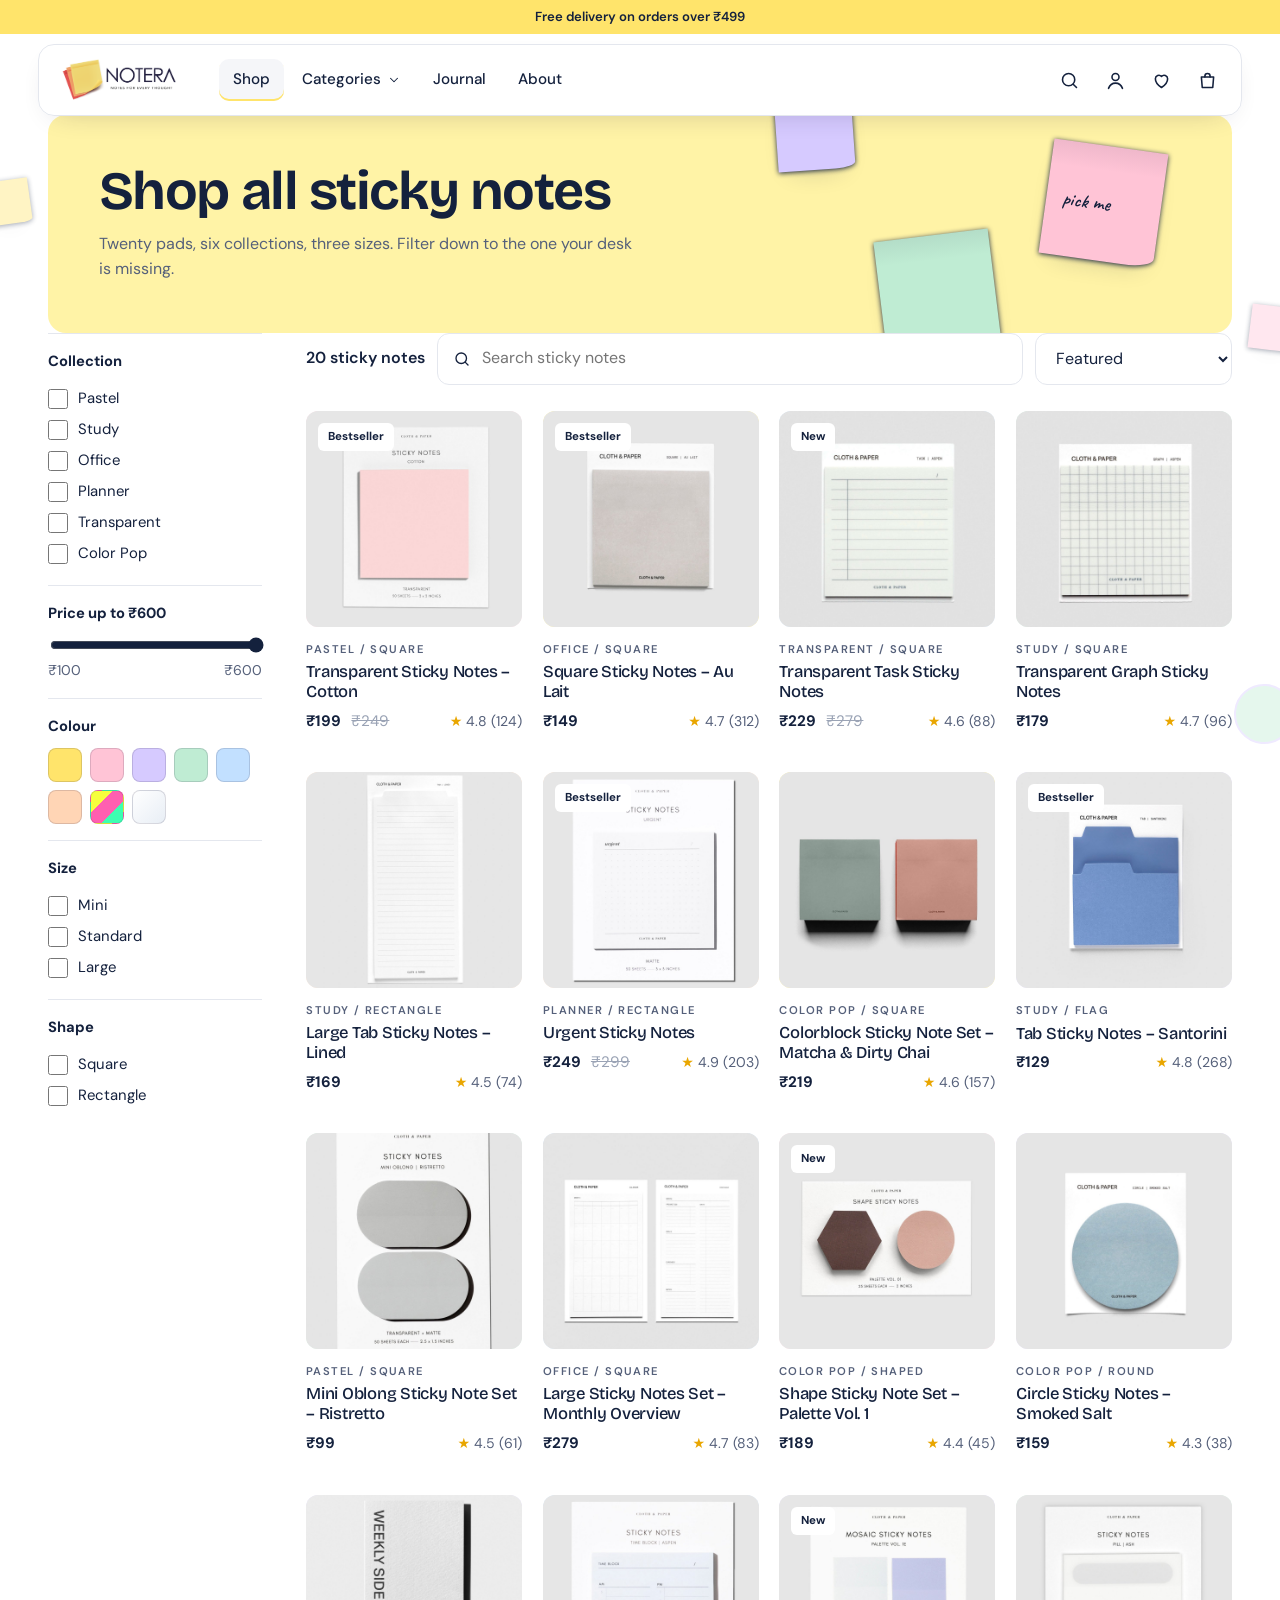
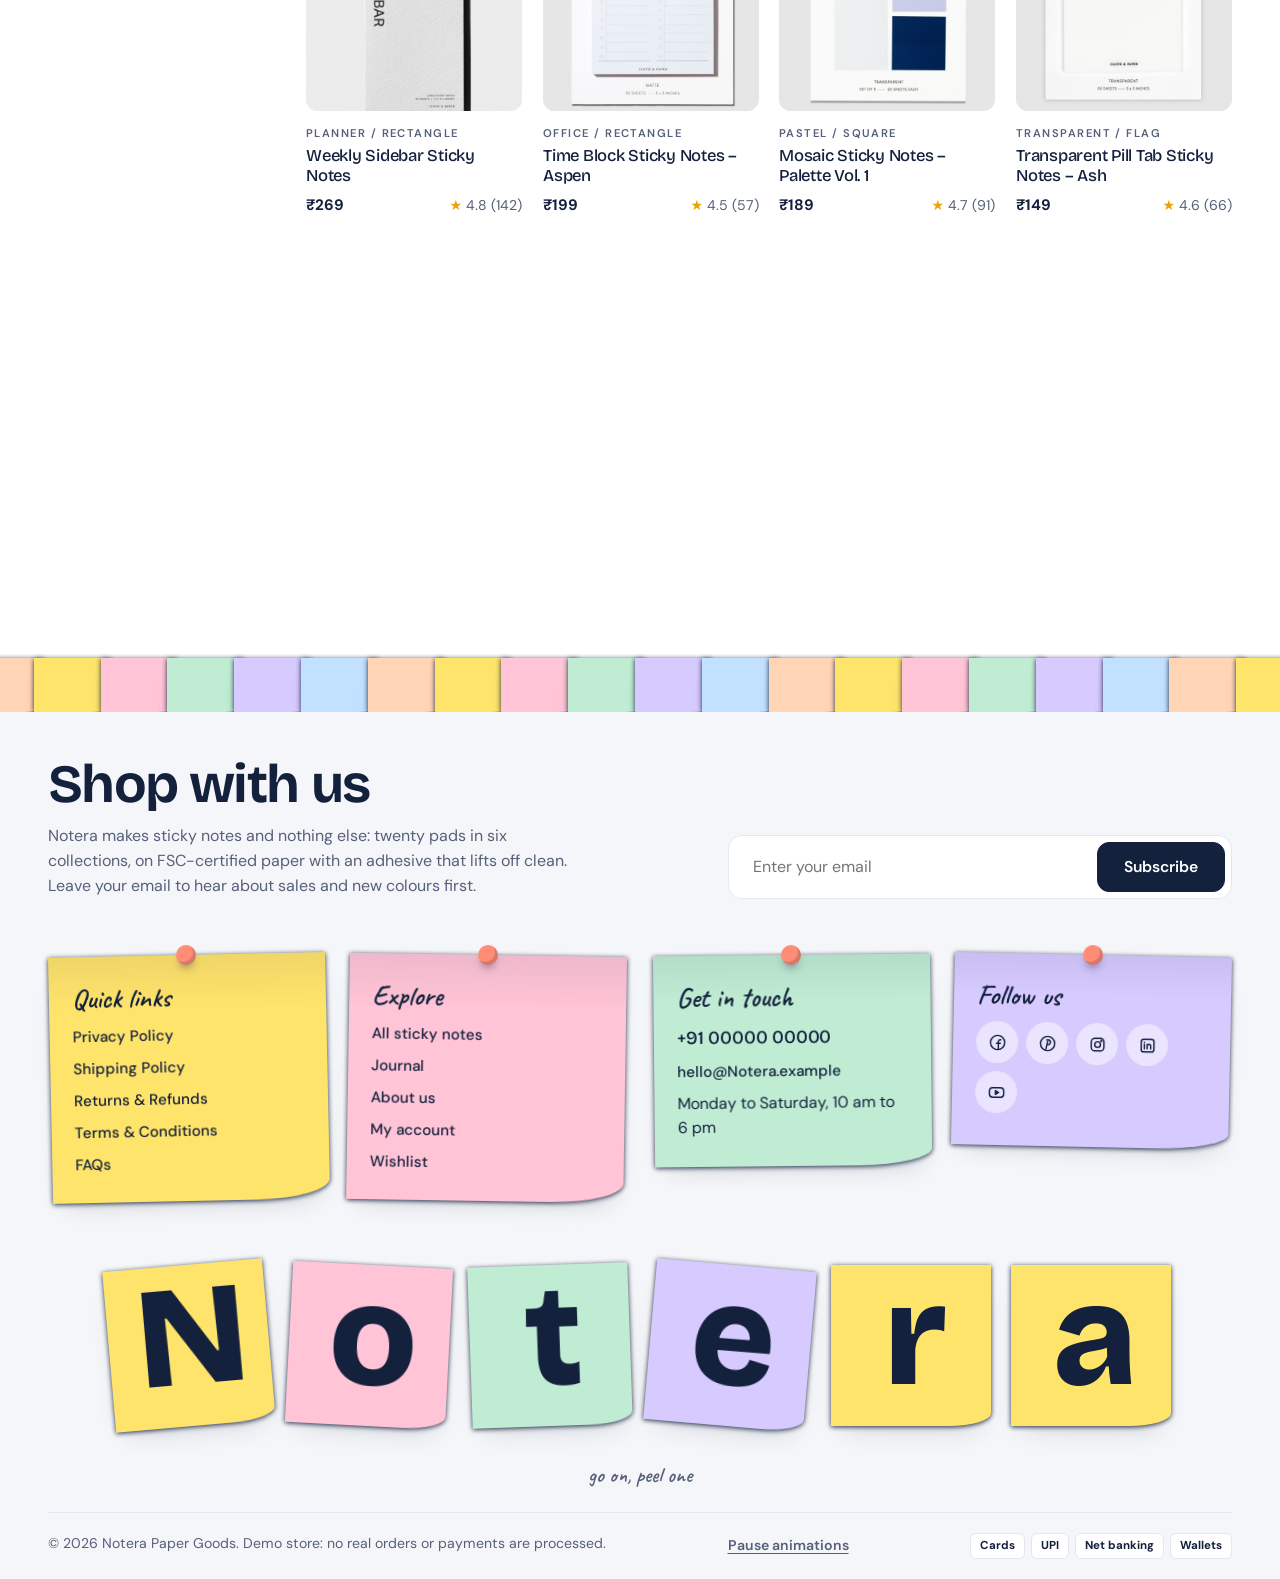
<file: shop.html>
<!DOCTYPE html>
<html lang="en" data-currency="&#8377;" data-locale="en-IN">
<head>
  <meta charset="utf-8">
  <meta name="viewport" content="width=device-width, initial-scale=1">
  <title>Shop all sticky notes | Notera</title>
  <meta name="description" content="Browse all 20 Notera sticky notes. Filter by collection, colour, size, shape and price, or search for the pad you need.">
  <meta name="theme-color" content="#ffe46b">
  <link rel="icon" href="images/icons/favicon.png" type="image/svg+xml">
  <link rel="stylesheet" href="css/style.css">
  <link rel="stylesheet" href="css/components.css">
  <link rel="stylesheet" href="css/animations.css">
  <link rel="stylesheet" href="css/responsive.css">
</head>
<body data-brand="Notera" data-free-shipping-over="499" data-shipping-fee="49" data-free-label="Free" data-order-prefix="PL-">
  <!-- Page transition cover -->
  <div class="veil" aria-hidden="true"><img src="images/logo/notera-logo.png" alt="" width="184" height="60"></div>
  <div class="progress" aria-hidden="true"></div>
  <!-- A few floating background objects at the page sides (decoration only) -->
  <div class="bg-notes" aria-hidden="true"><span class="bgn bgn--l"></span><span class="bgn bgn--r"></span><span class="bgn bgn--dot bgn--l"></span><span class="bgn bgn--ring bgn--r"></span></div>
  <a class="skip" href="#main">Skip to content</a>

  <!-- ============ HEADER ============ -->
  <header class="header">
    <!-- Announcement bar: each <p> is one rotating message -->
    <div class="announce" role="region" aria-label="Announcements">
      <p class="is-on">Free delivery on orders over &#8377;499</p>
      <p>Use code STICKY10 for 10% off your first pads</p>
      <p>Orders ship within 1 working day, all over India</p>
    </div>
    <div class="header__bar">
      <a class="logo" href="index.html" aria-label="Notera home"><img src="images/logo/notera-logo.png" alt="Notera" width="92" height="30"></a>
      <nav class="nav" aria-label="Main">
        <a class="nav__link" href="shop.html" aria-current="page">Shop</a>
        <!-- Categories dropdown -->
        <div class="nav__item">
          <button class="nav__link" type="button" aria-expanded="false" aria-controls="mega">Categories <svg viewBox="0 0 24 24" fill="none" stroke="currentColor" stroke-width="1.8" stroke-linecap="round" stroke-linejoin="round" aria-hidden="true" ><path d="m6 9 6 6 6-6"/></svg></button>
          <div class="mega" id="mega">
            <div>
              <h3>Collections</h3>
              <div class="mega__cols">
              <a class="mega__thumb" href="shop.html?collection=Pastel"><img src="images/categories/pastel.jpg" alt="" width="104" height="104" loading="lazy">Pastel</a>
              <a class="mega__thumb" href="shop.html?collection=Study"><img src="images/categories/study.jpg" alt="" width="104" height="104" loading="lazy">Study</a>
              <a class="mega__thumb" href="shop.html?collection=Office"><img src="images/categories/office.jpg" alt="" width="104" height="104" loading="lazy">Office</a>
              <a class="mega__thumb" href="shop.html?collection=Planner"><img src="images/categories/planner.jpg" alt="" width="104" height="104" loading="lazy">Planner</a>
              <a class="mega__thumb" href="shop.html?collection=Transparent"><img src="images/categories/transparent.jpg" alt="" width="104" height="104" loading="lazy">Transparent</a>
              <a class="mega__thumb" href="shop.html?collection=Color%20Pop"><img src="images/categories/color-pop.jpg" alt="" width="104" height="104" loading="lazy">Color Pop</a>
              </div>
            </div>
            <div>
              <h3>By type</h3>
              <ul>
              <li><a class="mega__link" href="shop.html?q=classic">Classic squares</a></li>
              <li><a class="mega__link" href="shop.html?q=pastel">Pastel notes</a></li>
              <li><a class="mega__link" href="shop.html?q=neon">Neon notes</a></li>
              <li><a class="mega__link" href="shop.html?q=clear">Transparent notes</a></li>
              <li><a class="mega__link" href="shop.html?q=grid">Grid notes</a></li>
              <li><a class="mega__link" href="shop.html?q=lined">Lined notes</a></li>
              <li><a class="mega__link" href="shop.html?q=to-do">To-do pads</a></li>
              <li><a class="mega__link" href="shop.html?shape=Flag">Page flags</a></li>
              <li><a class="mega__link" href="shop.html?shape=Shaped">Shaped notes</a></li>
              </ul>
            </div>
            <div>
              <h3>By size</h3>
              <ul>
                <li><a class="mega__link" href="shop.html?size=Mini">Mini, 51 x 38 mm</a></li>
                <li><a class="mega__link" href="shop.html?size=Standard">Standard, 76 x 76 mm</a></li>
                <li><a class="mega__link" href="shop.html?size=Large">Large, 101 x 101 mm</a></li>
              </ul>
              <h3 data-gap>By budget</h3>
              <ul>
                <li><a class="mega__link" href="shop.html?max=150">Under &#8377;150</a></li>
                <li><a class="mega__link" href="shop.html?max=200">Under &#8377;200</a></li>
                <li><a class="mega__link" href="shop.html?max=300">Under &#8377;300</a></li>
              </ul>
            </div>
            <a class="mega__feature tint-yellow" href="product.html?id=p17">
              <img src="images/products/sticky-note-swatches-earl-grey-ibiza-angora-01.jpg" alt="Sticky Note Swatches &ndash; Earl Grey, Ibiza &amp; Angora" width="600" height="600" loading="lazy">
              <span>Sticky Note Swatches<small>Earl Grey, Ibiza &amp; Angora, &#8377;349</small></span>
            </a>
          </div>
        </div>
        <a class="nav__link" href="journal.html">Journal</a>
        <a class="nav__link" href="index.html#about">About</a>
      </nav>
      <div class="header__tools">
        <button class="icon-btn" type="button" data-open="search-panel" aria-label="Search"><svg viewBox="0 0 24 24" fill="none" stroke="currentColor" stroke-width="1.8" stroke-linecap="round" stroke-linejoin="round" aria-hidden="true" ><circle cx="11" cy="11" r="7"/><path d="m20 20-3.5-3.5"/></svg></button>
        <a class="icon-btn hide-xs" href="account.html" aria-label="Account"><svg viewBox="0 0 24 24" fill="none" stroke="currentColor" stroke-width="1.8" stroke-linecap="round" stroke-linejoin="round" aria-hidden="true" ><circle cx="12" cy="8" r="4"/><path d="M4 21c1.5-4 4.5-6 8-6s6.5 2 8 6"/></svg></a>
        <button class="icon-btn" type="button" data-open="wishlist-drawer" aria-label="Open wishlist"><svg viewBox="0 0 24 24" fill="none" stroke="currentColor" stroke-width="1.8" stroke-linecap="round" stroke-linejoin="round" aria-hidden="true" ><path d="M12 20s-7-4.4-7-10a4 4 0 0 1 7-2.6A4 4 0 0 1 19 10c0 5.6-7 10-7 10Z"/></svg><span class="count" data-wish-count hidden>0</span></button>
        <button class="icon-btn" type="button" data-open="cart-drawer" aria-label="Open cart"><svg viewBox="0 0 24 24" fill="none" stroke="currentColor" stroke-width="1.8" stroke-linecap="round" stroke-linejoin="round" aria-hidden="true" ><path d="M5 8h14l-1 12H6L5 8Z"/><path d="M9 8V7a3 3 0 0 1 6 0v1"/></svg><span class="count" data-cart-count hidden>0</span></button>
        <button class="icon-btn menu-btn" type="button" data-open="mobile-menu" aria-label="Open menu"><svg viewBox="0 0 24 24" fill="none" stroke="currentColor" stroke-width="1.8" stroke-linecap="round" stroke-linejoin="round" aria-hidden="true" ><path d="M4 8h16M4 16h16"/></svg></button>
      </div>
    </div>
  </header>

  <main id="main">

    <section class="wrap">
      <div class="page-hero tint-yellow">
        <h1 class="h1" data-split>Shop all sticky notes</h1>
        <p class="lede" data-reveal>Twenty pads, six collections, three sizes. Filter down to the one your desk is missing.</p>
        <div class="note note--pink float" aria-hidden="true"><span class="hand">pick me</span></div>
        <div class="note note--mint float" aria-hidden="true"></div>
        <div class="note note--lavender float" aria-hidden="true"></div>
      </div>
    </section>
    <section>
      <div class="wrap">

        <div class="shop">
          <!-- Filters (sidebar on desktop, bottom sheet on mobile) -->
          <form class="filters" id="filters" aria-label="Filter products">
            <div class="filters__head">
              <h2 class="h3">Filters</h2>
              <button class="icon-btn" type="button" data-close-filters aria-label="Close filters"><svg viewBox="0 0 24 24" fill="none" stroke="currentColor" stroke-width="1.8" stroke-linecap="round" stroke-linejoin="round" aria-hidden="true" ><path d="m6 6 12 12M18 6 6 18"/></svg></button>
            </div>
            <fieldset class="filter">
              <legend>Collection</legend>
            <label class="check"><input type="checkbox" name="collection" value="Pastel"> Pastel</label>
            <label class="check"><input type="checkbox" name="collection" value="Study"> Study</label>
            <label class="check"><input type="checkbox" name="collection" value="Office"> Office</label>
            <label class="check"><input type="checkbox" name="collection" value="Planner"> Planner</label>
            <label class="check"><input type="checkbox" name="collection" value="Transparent"> Transparent</label>
            <label class="check"><input type="checkbox" name="collection" value="Color Pop"> Color Pop</label>
            </fieldset>
            <div class="filter">
              <label for="price">Price up to <span data-price-out>&#8377;600</span></label>
              <input id="price" type="range" data-price min="100" max="600" step="50" value="600">
              <div class="range-row"><span>&#8377;100</span><span>&#8377;600</span></div>
            </div>
            <fieldset class="filter">
              <legend>Colour</legend>
              <div class="swatches">
              <label class="swatch-check" title="Yellow"><input type="checkbox" name="color" value="Yellow" aria-label="Yellow"><span class="c-yellow"></span></label>
              <label class="swatch-check" title="Pink"><input type="checkbox" name="color" value="Pink" aria-label="Pink"><span class="c-pink"></span></label>
              <label class="swatch-check" title="Lavender"><input type="checkbox" name="color" value="Lavender" aria-label="Lavender"><span class="c-lavender"></span></label>
              <label class="swatch-check" title="Mint"><input type="checkbox" name="color" value="Mint" aria-label="Mint"><span class="c-mint"></span></label>
              <label class="swatch-check" title="Blue"><input type="checkbox" name="color" value="Blue" aria-label="Blue"><span class="c-blue"></span></label>
              <label class="swatch-check" title="Peach"><input type="checkbox" name="color" value="Peach" aria-label="Peach"><span class="c-peach"></span></label>
              <label class="swatch-check" title="Neon"><input type="checkbox" name="color" value="Neon" aria-label="Neon"><span class="c-neon"></span></label>
              <label class="swatch-check" title="Clear"><input type="checkbox" name="color" value="Clear" aria-label="Clear"><span class="c-clear"></span></label>
              </div>
            </fieldset>
            <fieldset class="filter">
              <legend>Size</legend>
            <label class="check"><input type="checkbox" name="size" value="Mini"> Mini</label>
            <label class="check"><input type="checkbox" name="size" value="Standard"> Standard</label>
            <label class="check"><input type="checkbox" name="size" value="Large"> Large</label>
            </fieldset>
            <fieldset class="filter">
              <legend>Shape</legend>
            <label class="check"><input type="checkbox" name="shape" value="Square"> Square</label>
            <label class="check"><input type="checkbox" name="shape" value="Rectangle"> Rectangle</label>
            <label class="check"><input type="checkbox" name="shape" value="Round"> Round</label>
            <label class="check"><input type="checkbox" name="shape" value="Shaped"> Shaped</label>
            <label class="check"><input type="checkbox" name="shape" value="Flag"> Flag</label>
            </fieldset>
            <fieldset class="filter">
              <legend>Availability</legend>
              <label class="check"><input type="checkbox" name="stock" value="in"> In stock only</label>
            </fieldset>
            <div class="filter"><button class="text-btn" type="reset">Clear all filters</button></div>
            <div class="filters__foot"><button class="btn btn--block" type="button" data-close-filters>Show <span data-count>20</span> sticky notes</button></div>
          </form>

          <div>
            <div class="toolbar">
              <p class="toolbar__count" aria-live="polite"><span data-count>20</span> sticky notes</p>
              <div class="toolbar__search">
                <svg viewBox="0 0 24 24" fill="none" stroke="currentColor" stroke-width="1.8" stroke-linecap="round" stroke-linejoin="round" aria-hidden="true" ><circle cx="11" cy="11" r="7"/><path d="m20 20-3.5-3.5"/></svg>
                <label class="sr-only" for="shop-search">Search sticky notes</label>
                <input class="input" id="shop-search" type="search" placeholder="Search sticky notes" data-shop-search>
              </div>
              <button class="btn btn--ghost btn--sm filter-btn" type="button" data-open-filters><svg viewBox="0 0 24 24" fill="none" stroke="currentColor" stroke-width="1.8" stroke-linecap="round" stroke-linejoin="round" aria-hidden="true" ><path d="M4 7h16M7 12h10M10 17h4"/></svg> Filters</button>
              <label class="sr-only" for="sort">Sort by</label>
              <select class="select" id="sort" data-sort>
                <option value="featured">Featured</option>
                <option value="newest">Newest</option>
                <option value="price-asc">Price: low to high</option>
                <option value="price-desc">Price: high to low</option>
                <option value="selling">Best selling</option>
                <option value="rating">Rating</option>
              </select>
            </div>

            <!-- PRODUCT GRID: one <article> per product. Edit names, prices and photos here. -->
            <div class="grid" data-grid data-stagger>
      <article class="card" data-product data-id="p01" data-name="Transparent Sticky Notes &ndash; Cotton" data-price="199" data-image="images/products/transparent-sticky-notes-cotton-01.jpg" data-href="product.html?id=p01" data-collection="Pastel" data-colors="Pink,Lavender,Mint" data-sizes="Standard" data-shape="Square" data-stock="in" data-rating="4.8" data-sold="930" data-added="8">
        <div class="card__media tint-pink">
          <a class="card__link" href="product.html?id=p01" tabindex="-1" aria-hidden="true">
            <img class="card__img" src="images/products/transparent-sticky-notes-cotton-01.jpg" alt="" width="800" height="800" loading="lazy">
            <img class="card__img card__img--alt" src="images/products/transparent-sticky-notes-cotton-02.jpg" alt="" width="800" height="800" loading="lazy">
          </a>
          <span class="card__badge">Bestseller</span>
          <button class="card__wish" type="button" data-wish aria-pressed="false" aria-label="Save Transparent Sticky Notes &ndash; Cotton to wishlist"><svg viewBox="0 0 24 24" fill="none" stroke="currentColor" stroke-width="1.8" stroke-linecap="round" stroke-linejoin="round" aria-hidden="true" ><path d="M12 20s-7-4.4-7-10a4 4 0 0 1 7-2.6A4 4 0 0 1 19 10c0 5.6-7 10-7 10Z"/></svg></button>
          <button class="card__add" type="button" data-add aria-label="Add Transparent Sticky Notes &ndash; Cotton to cart"><span class="card__add-text">Quick add </span><span aria-hidden="true">+</span></button>
        </div>
        <div class="card__body">
          <p class="card__cat">Pastel / Square</p>
          <h3 class="card__name"><a href="product.html?id=p01">Transparent Sticky Notes &ndash; Cotton</a></h3>
          <div class="card__row">
            <span class="price">&#8377;199 <s><span class="sr-only">Was </span>&#8377;249</s></span>
            <span class="rating" aria-label="Rated 4.8 out of 5">4.8 <span class="muted">(124)</span></span>
          </div>
        </div>
      </article>
      <article class="card" data-product data-id="p02" data-name="Square Sticky Notes &ndash; Au Lait" data-price="149" data-image="images/products/square-sticky-notes-au-lait-01.jpg" data-href="product.html?id=p02" data-collection="Office" data-colors="Yellow" data-sizes="Standard,Large" data-shape="Square" data-stock="in" data-rating="4.7" data-sold="1840" data-added="2">
        <div class="card__media tint-yellow">
          <a class="card__link" href="product.html?id=p02" tabindex="-1" aria-hidden="true">
            <img class="card__img" src="images/products/square-sticky-notes-au-lait-01.jpg" alt="" width="800" height="800" loading="lazy">
            <img class="card__img card__img--alt" src="images/products/square-sticky-notes-au-lait-02.jpg" alt="" width="800" height="800" loading="lazy">
          </a>
          <span class="card__badge">Bestseller</span>
          <button class="card__wish" type="button" data-wish aria-pressed="false" aria-label="Save Square Sticky Notes &ndash; Au Lait to wishlist"><svg viewBox="0 0 24 24" fill="none" stroke="currentColor" stroke-width="1.8" stroke-linecap="round" stroke-linejoin="round" aria-hidden="true" ><path d="M12 20s-7-4.4-7-10a4 4 0 0 1 7-2.6A4 4 0 0 1 19 10c0 5.6-7 10-7 10Z"/></svg></button>
          <button class="card__add" type="button" data-add aria-label="Add Square Sticky Notes &ndash; Au Lait to cart"><span class="card__add-text">Quick add </span><span aria-hidden="true">+</span></button>
        </div>
        <div class="card__body">
          <p class="card__cat">Office / Square</p>
          <h3 class="card__name"><a href="product.html?id=p02">Square Sticky Notes &ndash; Au Lait</a></h3>
          <div class="card__row">
            <span class="price">&#8377;149</span>
            <span class="rating" aria-label="Rated 4.7 out of 5">4.7 <span class="muted">(312)</span></span>
          </div>
        </div>
      </article>
      <article class="card" data-product data-id="p03" data-name="Transparent Task Sticky Notes" data-price="229" data-image="images/products/transparent-task-sticky-notes-01.jpg" data-href="product.html?id=p03" data-collection="Transparent" data-colors="Clear" data-sizes="Standard" data-shape="Square" data-stock="in" data-rating="4.6" data-sold="410" data-added="18">
        <div class="card__media tint-blue">
          <a class="card__link" href="product.html?id=p03" tabindex="-1" aria-hidden="true">
            <img class="card__img" src="images/products/transparent-task-sticky-notes-01.jpg" alt="" width="800" height="800" loading="lazy">
            <img class="card__img card__img--alt" src="images/products/transparent-task-sticky-notes-02.jpg" alt="" width="800" height="800" loading="lazy">
          </a>
          <span class="card__badge">New</span>
          <button class="card__wish" type="button" data-wish aria-pressed="false" aria-label="Save Transparent Task Sticky Notes to wishlist"><svg viewBox="0 0 24 24" fill="none" stroke="currentColor" stroke-width="1.8" stroke-linecap="round" stroke-linejoin="round" aria-hidden="true" ><path d="M12 20s-7-4.4-7-10a4 4 0 0 1 7-2.6A4 4 0 0 1 19 10c0 5.6-7 10-7 10Z"/></svg></button>
          <button class="card__add" type="button" data-add aria-label="Add Transparent Task Sticky Notes to cart"><span class="card__add-text">Quick add </span><span aria-hidden="true">+</span></button>
        </div>
        <div class="card__body">
          <p class="card__cat">Transparent / Square</p>
          <h3 class="card__name"><a href="product.html?id=p03">Transparent Task Sticky Notes</a></h3>
          <div class="card__row">
            <span class="price">&#8377;229 <s><span class="sr-only">Was </span>&#8377;279</s></span>
            <span class="rating" aria-label="Rated 4.6 out of 5">4.6 <span class="muted">(88)</span></span>
          </div>
        </div>
      </article>
      <article class="card" data-product data-id="p04" data-name="Transparent Graph Sticky Notes" data-price="179" data-image="images/products/transparent-graph-sticky-notes-01.jpg" data-href="product.html?id=p04" data-collection="Study" data-colors="Mint,Blue" data-sizes="Standard" data-shape="Square" data-stock="in" data-rating="4.7" data-sold="520" data-added="10">
        <div class="card__media tint-mint">
          <a class="card__link" href="product.html?id=p04" tabindex="-1" aria-hidden="true">
            <img class="card__img" src="images/products/transparent-graph-sticky-notes-01.jpg" alt="" width="800" height="800" loading="lazy">
            <img class="card__img card__img--alt" src="images/products/transparent-graph-sticky-notes-02.jpg" alt="" width="800" height="800" loading="lazy">
          </a>
          <button class="card__wish" type="button" data-wish aria-pressed="false" aria-label="Save Transparent Graph Sticky Notes to wishlist"><svg viewBox="0 0 24 24" fill="none" stroke="currentColor" stroke-width="1.8" stroke-linecap="round" stroke-linejoin="round" aria-hidden="true" ><path d="M12 20s-7-4.4-7-10a4 4 0 0 1 7-2.6A4 4 0 0 1 19 10c0 5.6-7 10-7 10Z"/></svg></button>
          <button class="card__add" type="button" data-add aria-label="Add Transparent Graph Sticky Notes to cart"><span class="card__add-text">Quick add </span><span aria-hidden="true">+</span></button>
        </div>
        <div class="card__body">
          <p class="card__cat">Study / Square</p>
          <h3 class="card__name"><a href="product.html?id=p04">Transparent Graph Sticky Notes</a></h3>
          <div class="card__row">
            <span class="price">&#8377;179</span>
            <span class="rating" aria-label="Rated 4.7 out of 5">4.7 <span class="muted">(96)</span></span>
          </div>
        </div>
      </article>
      <article class="card" data-product data-id="p05" data-name="Large Tab Sticky Notes &ndash; Lined" data-price="169" data-image="images/products/large-tab-sticky-notes-lined-01.jpg" data-href="product.html?id=p05" data-collection="Study" data-colors="Yellow,Peach" data-sizes="Large" data-shape="Rectangle" data-stock="in" data-rating="4.5" data-sold="380" data-added="6">
        <div class="card__media tint-peach">
          <a class="card__link" href="product.html?id=p05" tabindex="-1" aria-hidden="true">
            <img class="card__img" src="images/products/large-tab-sticky-notes-lined-01.jpg" alt="" width="800" height="800" loading="lazy">
            <img class="card__img card__img--alt" src="images/products/large-tab-sticky-notes-lined-02.jpg" alt="" width="800" height="800" loading="lazy">
          </a>
          <button class="card__wish" type="button" data-wish aria-pressed="false" aria-label="Save Large Tab Sticky Notes &ndash; Lined to wishlist"><svg viewBox="0 0 24 24" fill="none" stroke="currentColor" stroke-width="1.8" stroke-linecap="round" stroke-linejoin="round" aria-hidden="true" ><path d="M12 20s-7-4.4-7-10a4 4 0 0 1 7-2.6A4 4 0 0 1 19 10c0 5.6-7 10-7 10Z"/></svg></button>
          <button class="card__add" type="button" data-add aria-label="Add Large Tab Sticky Notes &ndash; Lined to cart"><span class="card__add-text">Quick add </span><span aria-hidden="true">+</span></button>
        </div>
        <div class="card__body">
          <p class="card__cat">Study / Rectangle</p>
          <h3 class="card__name"><a href="product.html?id=p05">Large Tab Sticky Notes &ndash; Lined</a></h3>
          <div class="card__row">
            <span class="price">&#8377;169</span>
            <span class="rating" aria-label="Rated 4.5 out of 5">4.5 <span class="muted">(74)</span></span>
          </div>
        </div>
      </article>
      <article class="card" data-product data-id="p06" data-name="Urgent Sticky Notes" data-price="249" data-image="images/products/urgent-sticky-notes-01.jpg" data-href="product.html?id=p06" data-collection="Planner" data-colors="Peach,Pink" data-sizes="Large" data-shape="Rectangle" data-stock="in" data-rating="4.9" data-sold="1210" data-added="9">
        <div class="card__media tint-peach">
          <a class="card__link" href="product.html?id=p06" tabindex="-1" aria-hidden="true">
            <img class="card__img" src="images/products/urgent-sticky-notes-01.jpg" alt="" width="800" height="800" loading="lazy">
            <img class="card__img card__img--alt" src="images/products/urgent-sticky-notes-02.jpg" alt="" width="800" height="800" loading="lazy">
          </a>
          <span class="card__badge">Bestseller</span>
          <button class="card__wish" type="button" data-wish aria-pressed="false" aria-label="Save Urgent Sticky Notes to wishlist"><svg viewBox="0 0 24 24" fill="none" stroke="currentColor" stroke-width="1.8" stroke-linecap="round" stroke-linejoin="round" aria-hidden="true" ><path d="M12 20s-7-4.4-7-10a4 4 0 0 1 7-2.6A4 4 0 0 1 19 10c0 5.6-7 10-7 10Z"/></svg></button>
          <button class="card__add" type="button" data-add aria-label="Add Urgent Sticky Notes to cart"><span class="card__add-text">Quick add </span><span aria-hidden="true">+</span></button>
        </div>
        <div class="card__body">
          <p class="card__cat">Planner / Rectangle</p>
          <h3 class="card__name"><a href="product.html?id=p06">Urgent Sticky Notes</a></h3>
          <div class="card__row">
            <span class="price">&#8377;249 <s><span class="sr-only">Was </span>&#8377;299</s></span>
            <span class="rating" aria-label="Rated 4.9 out of 5">4.9 <span class="muted">(203)</span></span>
          </div>
        </div>
      </article>
      <article class="card" data-product data-id="p07" data-name="Colorblock Sticky Note Set &ndash; Matcha &amp; Dirty Chai" data-price="219" data-image="images/products/colorblock-sticky-note-set-matcha-dirty-chai-01.jpg" data-href="product.html?id=p07" data-collection="Color Pop" data-colors="Neon" data-sizes="Standard" data-shape="Square" data-stock="in" data-rating="4.6" data-sold="760" data-added="5">
        <div class="card__media tint-yellow">
          <a class="card__link" href="product.html?id=p07" tabindex="-1" aria-hidden="true">
            <img class="card__img" src="images/products/colorblock-sticky-note-set-matcha-dirty-chai-01.jpg" alt="" width="800" height="800" loading="lazy">
            <img class="card__img card__img--alt" src="images/products/colorblock-sticky-note-set-matcha-dirty-chai-02.jpg" alt="" width="800" height="800" loading="lazy">
          </a>
          <button class="card__wish" type="button" data-wish aria-pressed="false" aria-label="Save Colorblock Sticky Note Set &ndash; Matcha &amp; Dirty Chai to wishlist"><svg viewBox="0 0 24 24" fill="none" stroke="currentColor" stroke-width="1.8" stroke-linecap="round" stroke-linejoin="round" aria-hidden="true" ><path d="M12 20s-7-4.4-7-10a4 4 0 0 1 7-2.6A4 4 0 0 1 19 10c0 5.6-7 10-7 10Z"/></svg></button>
          <button class="card__add" type="button" data-add aria-label="Add Colorblock Sticky Note Set &ndash; Matcha &amp; Dirty Chai to cart"><span class="card__add-text">Quick add </span><span aria-hidden="true">+</span></button>
        </div>
        <div class="card__body">
          <p class="card__cat">Color Pop / Square</p>
          <h3 class="card__name"><a href="product.html?id=p07">Colorblock Sticky Note Set &ndash; Matcha &amp; Dirty Chai</a></h3>
          <div class="card__row">
            <span class="price">&#8377;219</span>
            <span class="rating" aria-label="Rated 4.6 out of 5">4.6 <span class="muted">(157)</span></span>
          </div>
        </div>
      </article>
      <article class="card" data-product data-id="p08" data-name="Tab Sticky Notes &ndash; Santorini" data-price="129" data-image="images/products/tab-sticky-notes-santorini-01.jpg" data-href="product.html?id=p08" data-collection="Study" data-colors="Neon,Pink,Blue" data-sizes="Mini" data-shape="Flag" data-stock="in" data-rating="4.8" data-sold="1620" data-added="7">
        <div class="card__media tint-lavender">
          <a class="card__link" href="product.html?id=p08" tabindex="-1" aria-hidden="true">
            <img class="card__img" src="images/products/tab-sticky-notes-santorini-01.jpg" alt="" width="800" height="800" loading="lazy">
            <img class="card__img card__img--alt" src="images/products/tab-sticky-notes-santorini-02.jpg" alt="" width="800" height="800" loading="lazy">
          </a>
          <span class="card__badge">Bestseller</span>
          <button class="card__wish" type="button" data-wish aria-pressed="false" aria-label="Save Tab Sticky Notes &ndash; Santorini to wishlist"><svg viewBox="0 0 24 24" fill="none" stroke="currentColor" stroke-width="1.8" stroke-linecap="round" stroke-linejoin="round" aria-hidden="true" ><path d="M12 20s-7-4.4-7-10a4 4 0 0 1 7-2.6A4 4 0 0 1 19 10c0 5.6-7 10-7 10Z"/></svg></button>
          <button class="card__add" type="button" data-add aria-label="Add Tab Sticky Notes &ndash; Santorini to cart"><span class="card__add-text">Quick add </span><span aria-hidden="true">+</span></button>
        </div>
        <div class="card__body">
          <p class="card__cat">Study / Flag</p>
          <h3 class="card__name"><a href="product.html?id=p08">Tab Sticky Notes &ndash; Santorini</a></h3>
          <div class="card__row">
            <span class="price">&#8377;129</span>
            <span class="rating" aria-label="Rated 4.8 out of 5">4.8 <span class="muted">(268)</span></span>
          </div>
        </div>
      </article>
      <article class="card" data-product data-id="p09" data-name="Mini Oblong Sticky Note Set &ndash; Ristretto" data-price="99" data-image="images/products/mini-oblong-sticky-note-set-ristretto-01.jpg" data-href="product.html?id=p09" data-collection="Pastel" data-colors="Yellow,Pink,Mint" data-sizes="Mini" data-shape="Square" data-stock="in" data-rating="4.5" data-sold="340" data-added="4">
        <div class="card__media tint-mint">
          <a class="card__link" href="product.html?id=p09" tabindex="-1" aria-hidden="true">
            <img class="card__img" src="images/products/mini-oblong-sticky-note-set-ristretto-01.jpg" alt="" width="800" height="800" loading="lazy">
            <img class="card__img card__img--alt" src="images/products/mini-oblong-sticky-note-set-ristretto-02.jpg" alt="" width="800" height="800" loading="lazy">
          </a>
          <button class="card__wish" type="button" data-wish aria-pressed="false" aria-label="Save Mini Oblong Sticky Note Set &ndash; Ristretto to wishlist"><svg viewBox="0 0 24 24" fill="none" stroke="currentColor" stroke-width="1.8" stroke-linecap="round" stroke-linejoin="round" aria-hidden="true" ><path d="M12 20s-7-4.4-7-10a4 4 0 0 1 7-2.6A4 4 0 0 1 19 10c0 5.6-7 10-7 10Z"/></svg></button>
          <button class="card__add" type="button" data-add aria-label="Add Mini Oblong Sticky Note Set &ndash; Ristretto to cart"><span class="card__add-text">Quick add </span><span aria-hidden="true">+</span></button>
        </div>
        <div class="card__body">
          <p class="card__cat">Pastel / Square</p>
          <h3 class="card__name"><a href="product.html?id=p09">Mini Oblong Sticky Note Set &ndash; Ristretto</a></h3>
          <div class="card__row">
            <span class="price">&#8377;99</span>
            <span class="rating" aria-label="Rated 4.5 out of 5">4.5 <span class="muted">(61)</span></span>
          </div>
        </div>
      </article>
      <article class="card" data-product data-id="p10" data-name="Large Sticky Notes Set &ndash; Monthly Overview" data-price="279" data-image="images/products/large-sticky-notes-set-monthly-overview-01.jpg" data-href="product.html?id=p10" data-collection="Office" data-colors="Yellow,Blue" data-sizes="Large" data-shape="Square" data-stock="in" data-rating="4.7" data-sold="450" data-added="3">
        <div class="card__media tint-blue">
          <a class="card__link" href="product.html?id=p10" tabindex="-1" aria-hidden="true">
            <img class="card__img" src="images/products/large-sticky-notes-set-monthly-overview-01.jpg" alt="" width="800" height="800" loading="lazy">
            <img class="card__img card__img--alt" src="images/products/large-sticky-notes-set-monthly-overview-02.jpg" alt="" width="800" height="800" loading="lazy">
          </a>
          <button class="card__wish" type="button" data-wish aria-pressed="false" aria-label="Save Large Sticky Notes Set &ndash; Monthly Overview to wishlist"><svg viewBox="0 0 24 24" fill="none" stroke="currentColor" stroke-width="1.8" stroke-linecap="round" stroke-linejoin="round" aria-hidden="true" ><path d="M12 20s-7-4.4-7-10a4 4 0 0 1 7-2.6A4 4 0 0 1 19 10c0 5.6-7 10-7 10Z"/></svg></button>
          <button class="card__add" type="button" data-add aria-label="Add Large Sticky Notes Set &ndash; Monthly Overview to cart"><span class="card__add-text">Quick add </span><span aria-hidden="true">+</span></button>
        </div>
        <div class="card__body">
          <p class="card__cat">Office / Square</p>
          <h3 class="card__name"><a href="product.html?id=p10">Large Sticky Notes Set &ndash; Monthly Overview</a></h3>
          <div class="card__row">
            <span class="price">&#8377;279</span>
            <span class="rating" aria-label="Rated 4.7 out of 5">4.7 <span class="muted">(83)</span></span>
          </div>
        </div>
      </article>
      <article class="card" data-product data-id="p11" data-name="Shape Sticky Note Set &ndash; Palette Vol. 1" data-price="189" data-image="images/products/shape-sticky-note-set-palette-vol-1-01.jpg" data-href="product.html?id=p11" data-collection="Color Pop" data-colors="Pink,Blue" data-sizes="Standard" data-shape="Shaped" data-stock="in" data-rating="4.4" data-sold="190" data-added="17">
        <div class="card__media tint-pink">
          <a class="card__link" href="product.html?id=p11" tabindex="-1" aria-hidden="true">
            <img class="card__img" src="images/products/shape-sticky-note-set-palette-vol-1-01.jpg" alt="" width="800" height="800" loading="lazy">
            <img class="card__img card__img--alt" src="images/products/shape-sticky-note-set-palette-vol-1-02.jpg" alt="" width="800" height="800" loading="lazy">
          </a>
          <span class="card__badge">New</span>
          <button class="card__wish" type="button" data-wish aria-pressed="false" aria-label="Save Shape Sticky Note Set &ndash; Palette Vol. 1 to wishlist"><svg viewBox="0 0 24 24" fill="none" stroke="currentColor" stroke-width="1.8" stroke-linecap="round" stroke-linejoin="round" aria-hidden="true" ><path d="M12 20s-7-4.4-7-10a4 4 0 0 1 7-2.6A4 4 0 0 1 19 10c0 5.6-7 10-7 10Z"/></svg></button>
          <button class="card__add" type="button" data-add aria-label="Add Shape Sticky Note Set &ndash; Palette Vol. 1 to cart"><span class="card__add-text">Quick add </span><span aria-hidden="true">+</span></button>
        </div>
        <div class="card__body">
          <p class="card__cat">Color Pop / Shaped</p>
          <h3 class="card__name"><a href="product.html?id=p11">Shape Sticky Note Set &ndash; Palette Vol. 1</a></h3>
          <div class="card__row">
            <span class="price">&#8377;189</span>
            <span class="rating" aria-label="Rated 4.4 out of 5">4.4 <span class="muted">(45)</span></span>
          </div>
        </div>
      </article>
      <article class="card" data-product data-id="p12" data-name="Circle Sticky Notes &ndash; Smoked Salt" data-price="159" data-image="images/products/circle-sticky-notes-smoked-salt-01.jpg" data-href="product.html?id=p12" data-collection="Color Pop" data-colors="Peach,Lavender,Mint" data-sizes="Standard" data-shape="Round" data-stock="out" data-rating="4.3" data-sold="160" data-added="1">
        <div class="card__media tint-lavender">
          <a class="card__link" href="product.html?id=p12" tabindex="-1" aria-hidden="true">
            <img class="card__img" src="images/products/circle-sticky-notes-smoked-salt-01.jpg" alt="" width="800" height="800" loading="lazy">
            <img class="card__img card__img--alt" src="images/products/circle-sticky-notes-smoked-salt-02.jpg" alt="" width="800" height="800" loading="lazy">
          </a>
          <button class="card__wish" type="button" data-wish aria-pressed="false" aria-label="Save Circle Sticky Notes &ndash; Smoked Salt to wishlist"><svg viewBox="0 0 24 24" fill="none" stroke="currentColor" stroke-width="1.8" stroke-linecap="round" stroke-linejoin="round" aria-hidden="true" ><path d="M12 20s-7-4.4-7-10a4 4 0 0 1 7-2.6A4 4 0 0 1 19 10c0 5.6-7 10-7 10Z"/></svg></button>
          <button class="card__add" type="button" disabled><span class="card__add-text">Sold out</span></button>
        </div>
        <div class="card__body">
          <p class="card__cat">Color Pop / Round</p>
          <h3 class="card__name"><a href="product.html?id=p12">Circle Sticky Notes &ndash; Smoked Salt</a></h3>
          <div class="card__row">
            <span class="price">&#8377;159</span>
            <span class="rating" aria-label="Rated 4.3 out of 5">4.3 <span class="muted">(38)</span></span>
          </div>
        </div>
      </article>
      <article class="card" data-product data-id="p13" data-name="Weekly Sidebar Sticky Notes" data-price="269" data-image="images/products/weekly-sidebar-sticky-notes-01.jpg" data-href="product.html?id=p13" data-collection="Planner" data-colors="Lavender,Mint" data-sizes="Large" data-shape="Rectangle" data-stock="in" data-rating="4.8" data-sold="690" data-added="11">
        <div class="card__media tint-lavender">
          <a class="card__link" href="product.html?id=p13" tabindex="-1" aria-hidden="true">
            <img class="card__img" src="images/products/weekly-sidebar-sticky-notes-01.jpg" alt="" width="800" height="800" loading="lazy">
            <img class="card__img card__img--alt" src="images/products/weekly-sidebar-sticky-notes-02.jpg" alt="" width="800" height="800" loading="lazy">
          </a>
          <button class="card__wish" type="button" data-wish aria-pressed="false" aria-label="Save Weekly Sidebar Sticky Notes to wishlist"><svg viewBox="0 0 24 24" fill="none" stroke="currentColor" stroke-width="1.8" stroke-linecap="round" stroke-linejoin="round" aria-hidden="true" ><path d="M12 20s-7-4.4-7-10a4 4 0 0 1 7-2.6A4 4 0 0 1 19 10c0 5.6-7 10-7 10Z"/></svg></button>
          <button class="card__add" type="button" data-add aria-label="Add Weekly Sidebar Sticky Notes to cart"><span class="card__add-text">Quick add </span><span aria-hidden="true">+</span></button>
        </div>
        <div class="card__body">
          <p class="card__cat">Planner / Rectangle</p>
          <h3 class="card__name"><a href="product.html?id=p13">Weekly Sidebar Sticky Notes</a></h3>
          <div class="card__row">
            <span class="price">&#8377;269</span>
            <span class="rating" aria-label="Rated 4.8 out of 5">4.8 <span class="muted">(142)</span></span>
          </div>
        </div>
      </article>
      <article class="card" data-product data-id="p14" data-name="Time Block Sticky Notes &ndash; Aspen" data-price="199" data-image="images/products/time-block-sticky-notes-aspen-01.jpg" data-href="product.html?id=p14" data-collection="Office" data-colors="Blue,Yellow" data-sizes="Large" data-shape="Rectangle" data-stock="in" data-rating="4.5" data-sold="300" data-added="12">
        <div class="card__media tint-blue">
          <a class="card__link" href="product.html?id=p14" tabindex="-1" aria-hidden="true">
            <img class="card__img" src="images/products/time-block-sticky-notes-aspen-01.jpg" alt="" width="800" height="800" loading="lazy">
            <img class="card__img card__img--alt" src="images/products/time-block-sticky-notes-aspen-02.jpg" alt="" width="800" height="800" loading="lazy">
          </a>
          <button class="card__wish" type="button" data-wish aria-pressed="false" aria-label="Save Time Block Sticky Notes &ndash; Aspen to wishlist"><svg viewBox="0 0 24 24" fill="none" stroke="currentColor" stroke-width="1.8" stroke-linecap="round" stroke-linejoin="round" aria-hidden="true" ><path d="M12 20s-7-4.4-7-10a4 4 0 0 1 7-2.6A4 4 0 0 1 19 10c0 5.6-7 10-7 10Z"/></svg></button>
          <button class="card__add" type="button" data-add aria-label="Add Time Block Sticky Notes &ndash; Aspen to cart"><span class="card__add-text">Quick add </span><span aria-hidden="true">+</span></button>
        </div>
        <div class="card__body">
          <p class="card__cat">Office / Rectangle</p>
          <h3 class="card__name"><a href="product.html?id=p14">Time Block Sticky Notes &ndash; Aspen</a></h3>
          <div class="card__row">
            <span class="price">&#8377;199</span>
            <span class="rating" aria-label="Rated 4.5 out of 5">4.5 <span class="muted">(57)</span></span>
          </div>
        </div>
      </article>
      <article class="card" data-product data-id="p15" data-name="Mosaic Sticky Notes &ndash; Palette Vol. 1" data-price="189" data-image="images/products/mosaic-sticky-notes-palette-vol-1-01.jpg" data-href="product.html?id=p15" data-collection="Pastel" data-colors="Lavender" data-sizes="Standard" data-shape="Square" data-stock="in" data-rating="4.7" data-sold="280" data-added="19">
        <div class="card__media tint-lavender">
          <a class="card__link" href="product.html?id=p15" tabindex="-1" aria-hidden="true">
            <img class="card__img" src="images/products/mosaic-sticky-notes-palette-vol-1-01.jpg" alt="" width="800" height="800" loading="lazy">
            <img class="card__img card__img--alt" src="images/products/mosaic-sticky-notes-palette-vol-1-02.jpg" alt="" width="800" height="800" loading="lazy">
          </a>
          <span class="card__badge">New</span>
          <button class="card__wish" type="button" data-wish aria-pressed="false" aria-label="Save Mosaic Sticky Notes &ndash; Palette Vol. 1 to wishlist"><svg viewBox="0 0 24 24" fill="none" stroke="currentColor" stroke-width="1.8" stroke-linecap="round" stroke-linejoin="round" aria-hidden="true" ><path d="M12 20s-7-4.4-7-10a4 4 0 0 1 7-2.6A4 4 0 0 1 19 10c0 5.6-7 10-7 10Z"/></svg></button>
          <button class="card__add" type="button" data-add aria-label="Add Mosaic Sticky Notes &ndash; Palette Vol. 1 to cart"><span class="card__add-text">Quick add </span><span aria-hidden="true">+</span></button>
        </div>
        <div class="card__body">
          <p class="card__cat">Pastel / Square</p>
          <h3 class="card__name"><a href="product.html?id=p15">Mosaic Sticky Notes &ndash; Palette Vol. 1</a></h3>
          <div class="card__row">
            <span class="price">&#8377;189</span>
            <span class="rating" aria-label="Rated 4.7 out of 5">4.7 <span class="muted">(91)</span></span>
          </div>
        </div>
      </article>
      <article class="card" data-product data-id="p16" data-name="Transparent Pill Tab Sticky Notes &ndash; Ash" data-price="149" data-image="images/products/transparent-pill-tab-sticky-notes-ash-01.jpg" data-href="product.html?id=p16" data-collection="Transparent" data-colors="Clear,Neon" data-sizes="Mini" data-shape="Flag" data-stock="in" data-rating="4.6" data-sold="360" data-added="13">
        <div class="card__media tint-mint">
          <a class="card__link" href="product.html?id=p16" tabindex="-1" aria-hidden="true">
            <img class="card__img" src="images/products/transparent-pill-tab-sticky-notes-ash-01.jpg" alt="" width="800" height="800" loading="lazy">
            <img class="card__img card__img--alt" src="images/products/transparent-pill-tab-sticky-notes-ash-02.jpg" alt="" width="800" height="800" loading="lazy">
          </a>
          <button class="card__wish" type="button" data-wish aria-pressed="false" aria-label="Save Transparent Pill Tab Sticky Notes &ndash; Ash to wishlist"><svg viewBox="0 0 24 24" fill="none" stroke="currentColor" stroke-width="1.8" stroke-linecap="round" stroke-linejoin="round" aria-hidden="true" ><path d="M12 20s-7-4.4-7-10a4 4 0 0 1 7-2.6A4 4 0 0 1 19 10c0 5.6-7 10-7 10Z"/></svg></button>
          <button class="card__add" type="button" data-add aria-label="Add Transparent Pill Tab Sticky Notes &ndash; Ash to cart"><span class="card__add-text">Quick add </span><span aria-hidden="true">+</span></button>
        </div>
        <div class="card__body">
          <p class="card__cat">Transparent / Flag</p>
          <h3 class="card__name"><a href="product.html?id=p16">Transparent Pill Tab Sticky Notes &ndash; Ash</a></h3>
          <div class="card__row">
            <span class="price">&#8377;149</span>
            <span class="rating" aria-label="Rated 4.6 out of 5">4.6 <span class="muted">(66)</span></span>
          </div>
        </div>
      </article>
      <article class="card" data-product data-id="p17" data-name="Sticky Note Swatches &ndash; Earl Grey, Ibiza &amp; Angora" data-price="349" data-image="images/products/sticky-note-swatches-earl-grey-ibiza-angora-01.jpg" data-href="product.html?id=p17" data-collection="Color Pop" data-colors="Yellow,Pink,Lavender,Mint,Blue,Peach" data-sizes="Standard" data-shape="Square" data-stock="in" data-rating="4.9" data-sold="1430" data-added="14">
        <div class="card__media tint-yellow">
          <a class="card__link" href="product.html?id=p17" tabindex="-1" aria-hidden="true">
            <img class="card__img" src="images/products/sticky-note-swatches-earl-grey-ibiza-angora-01.jpg" alt="" width="800" height="800" loading="lazy">
            <img class="card__img card__img--alt" src="images/products/sticky-note-swatches-earl-grey-ibiza-angora-02.jpg" alt="" width="800" height="800" loading="lazy">
          </a>
          <span class="card__badge">Bestseller</span>
          <button class="card__wish" type="button" data-wish aria-pressed="false" aria-label="Save Sticky Note Swatches &ndash; Earl Grey, Ibiza &amp; Angora to wishlist"><svg viewBox="0 0 24 24" fill="none" stroke="currentColor" stroke-width="1.8" stroke-linecap="round" stroke-linejoin="round" aria-hidden="true" ><path d="M12 20s-7-4.4-7-10a4 4 0 0 1 7-2.6A4 4 0 0 1 19 10c0 5.6-7 10-7 10Z"/></svg></button>
          <button class="card__add" type="button" data-add aria-label="Add Sticky Note Swatches &ndash; Earl Grey, Ibiza &amp; Angora to cart"><span class="card__add-text">Quick add </span><span aria-hidden="true">+</span></button>
        </div>
        <div class="card__body">
          <p class="card__cat">Color Pop / Square</p>
          <h3 class="card__name"><a href="product.html?id=p17">Sticky Note Swatches &ndash; Earl Grey, Ibiza &amp; Angora</a></h3>
          <div class="card__row">
            <span class="price">&#8377;349 <s><span class="sr-only">Was </span>&#8377;429</s></span>
            <span class="rating" aria-label="Rated 4.9 out of 5">4.9 <span class="muted">(221)</span></span>
          </div>
        </div>
      </article>
      <article class="card" data-product data-id="p18" data-name="Square Sticky Notes &ndash; Desert Tortoiseshell" data-price="599" data-image="images/products/square-sticky-notes-desert-tortoiseshell-01.jpg" data-href="product.html?id=p18" data-collection="Pastel" data-colors="Pink,Lavender,Mint,Peach" data-sizes="Standard" data-shape="Square" data-stock="in" data-rating="4.9" data-sold="220" data-added="15">
        <div class="card__media tint-peach">
          <a class="card__link" href="product.html?id=p18" tabindex="-1" aria-hidden="true">
            <img class="card__img" src="images/products/square-sticky-notes-desert-tortoiseshell-01.jpg" alt="" width="800" height="800" loading="lazy">
            <img class="card__img card__img--alt" src="images/products/square-sticky-notes-desert-tortoiseshell-02.jpg" alt="" width="800" height="800" loading="lazy">
          </a>
          <button class="card__wish" type="button" data-wish aria-pressed="false" aria-label="Save Square Sticky Notes &ndash; Desert Tortoiseshell to wishlist"><svg viewBox="0 0 24 24" fill="none" stroke="currentColor" stroke-width="1.8" stroke-linecap="round" stroke-linejoin="round" aria-hidden="true" ><path d="M12 20s-7-4.4-7-10a4 4 0 0 1 7-2.6A4 4 0 0 1 19 10c0 5.6-7 10-7 10Z"/></svg></button>
          <button class="card__add" type="button" data-add aria-label="Add Square Sticky Notes &ndash; Desert Tortoiseshell to cart"><span class="card__add-text">Quick add </span><span aria-hidden="true">+</span></button>
        </div>
        <div class="card__body">
          <p class="card__cat">Pastel / Square</p>
          <h3 class="card__name"><a href="product.html?id=p18">Square Sticky Notes &ndash; Desert Tortoiseshell</a></h3>
          <div class="card__row">
            <span class="price">&#8377;599 <s><span class="sr-only">Was </span>&#8377;749</s></span>
            <span class="rating" aria-label="Rated 4.9 out of 5">4.9 <span class="muted">(64)</span></span>
          </div>
        </div>
      </article>
      <article class="card" data-product data-id="p19" data-name="Quarter Arch Sticky Notes &ndash; Aspen" data-price="209" data-image="images/products/quarter-arch-sticky-notes-aspen-01.jpg" data-href="product.html?id=p19" data-collection="Planner" data-colors="Peach,Pink" data-sizes="Standard" data-shape="Shaped" data-stock="in" data-rating="4.4" data-sold="120" data-added="20">
        <div class="card__media tint-pink">
          <a class="card__link" href="product.html?id=p19" tabindex="-1" aria-hidden="true">
            <img class="card__img" src="images/products/quarter-arch-sticky-notes-aspen-01.jpg" alt="" width="800" height="800" loading="lazy">
            <img class="card__img card__img--alt" src="images/products/quarter-arch-sticky-notes-aspen-02.jpg" alt="" width="800" height="800" loading="lazy">
          </a>
          <span class="card__badge">New</span>
          <button class="card__wish" type="button" data-wish aria-pressed="false" aria-label="Save Quarter Arch Sticky Notes &ndash; Aspen to wishlist"><svg viewBox="0 0 24 24" fill="none" stroke="currentColor" stroke-width="1.8" stroke-linecap="round" stroke-linejoin="round" aria-hidden="true" ><path d="M12 20s-7-4.4-7-10a4 4 0 0 1 7-2.6A4 4 0 0 1 19 10c0 5.6-7 10-7 10Z"/></svg></button>
          <button class="card__add" type="button" data-add aria-label="Add Quarter Arch Sticky Notes &ndash; Aspen to cart"><span class="card__add-text">Quick add </span><span aria-hidden="true">+</span></button>
        </div>
        <div class="card__body">
          <p class="card__cat">Planner / Shaped</p>
          <h3 class="card__name"><a href="product.html?id=p19">Quarter Arch Sticky Notes &ndash; Aspen</a></h3>
          <div class="card__row">
            <span class="price">&#8377;209</span>
            <span class="rating" aria-label="Rated 4.4 out of 5">4.4 <span class="muted">(33)</span></span>
          </div>
        </div>
      </article>
      <article class="card" data-product data-id="p20" data-name="Semicircle Transparent Sticky Notes &ndash; Ash" data-price="249" data-image="images/products/semicircle-transparent-sticky-notes-ash-01.jpg" data-href="product.html?id=p20" data-collection="Transparent" data-colors="Clear" data-sizes="Large" data-shape="Square" data-stock="in" data-rating="4.7" data-sold="170" data-added="16">
        <div class="card__media tint-blue">
          <a class="card__link" href="product.html?id=p20" tabindex="-1" aria-hidden="true">
            <img class="card__img" src="images/products/semicircle-transparent-sticky-notes-ash-01.jpg" alt="" width="800" height="800" loading="lazy">
            <img class="card__img card__img--alt" src="images/products/semicircle-transparent-sticky-notes-ash-02.jpg" alt="" width="800" height="800" loading="lazy">
          </a>
          <span class="card__badge">New</span>
          <button class="card__wish" type="button" data-wish aria-pressed="false" aria-label="Save Semicircle Transparent Sticky Notes &ndash; Ash to wishlist"><svg viewBox="0 0 24 24" fill="none" stroke="currentColor" stroke-width="1.8" stroke-linecap="round" stroke-linejoin="round" aria-hidden="true" ><path d="M12 20s-7-4.4-7-10a4 4 0 0 1 7-2.6A4 4 0 0 1 19 10c0 5.6-7 10-7 10Z"/></svg></button>
          <button class="card__add" type="button" data-add aria-label="Add Semicircle Transparent Sticky Notes &ndash; Ash to cart"><span class="card__add-text">Quick add </span><span aria-hidden="true">+</span></button>
        </div>
        <div class="card__body">
          <p class="card__cat">Transparent / Square</p>
          <h3 class="card__name"><a href="product.html?id=p20">Semicircle Transparent Sticky Notes &ndash; Ash</a></h3>
          <div class="card__row">
            <span class="price">&#8377;249</span>
            <span class="rating" aria-label="Rated 4.7 out of 5">4.7 <span class="muted">(52)</span></span>
          </div>
        </div>
      </article>
            </div>

            <div class="empty" data-no-results hidden>
              <div class="note note--blue"><span class="hand">no match</span></div>
              <h2 class="h3">No sticky notes match those filters</h2>
              <p>Try removing a filter or searching for something broader.</p>
              <button class="btn btn--sm" type="button" data-clear-filters>Clear all filters</button>
            </div>
          </div>
        </div>
      </div>
    </section>
  </main>

  <!-- ============ FOOTER: a pinboard of sticky notes ============ -->
  <footer class="footer">
    <div class="footer__edge" aria-hidden="true" data-index><span></span><span></span><span></span><span></span><span></span><span></span><span></span><span></span><span></span><span></span><span></span><span></span><span></span><span></span><span></span><span></span><span></span><span></span><span></span><span></span><span></span><span></span><span></span><span></span><span></span><span></span><span></span><span></span><span></span><span></span></div>
    <div class="wrap">
      <div class="footer__top">
        <div>
          <h2 class="h1" data-split>Shop with us</h2>
          <p data-reveal>Notera makes sticky notes and nothing else: twenty pads in six collections, on FSC-certified paper with an adhesive that lifts off clean. Leave your email to hear about sales and new colours first.</p>
        </div>
        <div data-reveal="right">
          <form class="inline-form" data-newsletter novalidate>
            <label class="sr-only" for="footer-email">Enter your email</label>
            <input id="footer-email" type="email" name="email" placeholder="Enter your email" autocomplete="email" required>
            <button class="btn" type="submit">Subscribe</button>
          </form>
          <p class="form-note" data-newsletter-done hidden>Thanks. Your first note from us is on its way.</p>
        </div>
      </div>

      <!-- Each column is a pinned note -->
      <div class="board">
        <nav class="note Notera" aria-label="Quick links" data-reveal="swing">
          <span class="pin" aria-hidden="true"></span>
          <h3>Quick links</h3>
          <ul>
            <li><a href="#">Privacy Policy</a></li>
            <li><a href="#">Shipping Policy</a></li>
            <li><a href="#">Returns &amp; Refunds</a></li>
            <li><a href="#">Terms &amp; Conditions</a></li>
            <li><a href="index.html#service">FAQs</a></li>
          </ul>
        </nav>
        <nav class="note note--pink Notera" aria-label="Explore" data-reveal="swing" data-d="1">
          <span class="pin" aria-hidden="true"></span>
          <h3>Explore</h3>
          <ul>
            <li><a href="shop.html">All sticky notes</a></li>
            <li><a href="journal.html">Journal</a></li>
            <li><a href="index.html#about">About us</a></li>
            <li><a href="account.html">My account</a></li>
            <li><a href="wishlist.html">Wishlist</a></li>
          </ul>
        </nav>
        <div class="note note--mint Notera" data-reveal="swing" data-d="2">
          <span class="pin" aria-hidden="true"></span>
          <h3>Get in touch</h3>
          <ul>
            <li><a href="tel:+910000000000"><b>+91 00000 00000</b></a></li>
            <li><a href="mailto:hello@Notera.example">hello@Notera.example</a></li>
            <li>Monday to Saturday, 10 am to 6 pm</li>
          </ul>
        </div>
        <div class="note note--lavender Notera" data-reveal="swing" data-d="3">
          <span class="pin" aria-hidden="true"></span>
          <h3>Follow us</h3>
          <div class="socials">
            <a href="#" aria-label="Facebook"><svg viewBox="0 0 24 24" fill="none" stroke="currentColor" stroke-width="1.8" stroke-linecap="round" stroke-linejoin="round" aria-hidden="true" ><circle cx="12" cy="12" r="9"/><path d="M13 20v-7h2.500M13 13h-2.500M13 13v-2.500c0-1.200.8-2 2-2h1"/></svg></a>
            <a href="#" aria-label="Pinterest"><svg viewBox="0 0 24 24" fill="none" stroke="currentColor" stroke-width="1.8" stroke-linecap="round" stroke-linejoin="round" aria-hidden="true" ><circle cx="12" cy="12" r="9"/><path d="M11 7.5c3-.8 5 1 4.5 3.5-.4 2-2.300 3-3.800 2M12 9.500 10 19"/></svg></a>
            <a href="#" aria-label="Instagram"><svg viewBox="0 0 24 24" fill="none" stroke="currentColor" stroke-width="1.8" stroke-linecap="round" stroke-linejoin="round" aria-hidden="true" ><rect x="4" y="4" width="16" height="16" rx="4.5"/><circle cx="12" cy="12" r="3.6"/><circle cx="16.7" cy="7.3" r=".6" fill="currentColor"/></svg></a>
            <a href="#" aria-label="LinkedIn"><svg viewBox="0 0 24 24" fill="none" stroke="currentColor" stroke-width="1.8" stroke-linecap="round" stroke-linejoin="round" aria-hidden="true" ><rect x="4" y="4" width="16" height="16" rx="3"/><path d="M8 10.500V16M8 8v.1M11.500 16v-5.500M11.500 13c0-1.500 1-2.500 2.300-2.500s2.200 1 2.200 2.500v3"/></svg></a>
            <a href="#" aria-label="YouTube"><svg viewBox="0 0 24 24" fill="none" stroke="currentColor" stroke-width="1.8" stroke-linecap="round" stroke-linejoin="round" aria-hidden="true" ><rect x="3" y="6" width="18" height="12" rx="4"/><path d="m10.500 9.500 4 2.500-4 2.500Z" fill="currentColor"/></svg></a>
          </div>
        </div>
      </div>

      <!-- The brand name as four notes: click one and it Noteras off -->
      <div class="letters" role="img" aria-label="Notera" data-index>
        <span class="letter" data-reveal="Noterain">N</span>
        <span class="letter" data-reveal="Noterain" data-d="1">o</span>
        <span class="letter" data-reveal="Noterain" data-d="2">t</span>
        <span class="letter" data-reveal="Noterain" data-d="3">e</span>
        <span class="letter" data-reveal="Noterain" data-d="4">r</span>
        <span class="letter" data-reveal="Noterain" data-d="5">a</span>
      </div>
      <p class="letters__hint hand" aria-hidden="true">go on, peel one</p>

      <div class="footer__base">
        <p>&copy; 2026 Notera Paper Goods. Demo store: no real orders or payments are processed.</p>
        <button class="text-btn" type="button" data-motion-toggle aria-pressed="false"><span data-off>Pause animations</span><span data-on>Play animations</span></button>
        <ul class="pay" aria-label="Payment methods shown at checkout">
          <li>Cards</li><li>UPI</li><li>Net banking</li><li>Wallets</li>
        </ul>
      </div>
    </div>
  </footer>

  <!-- ============ OVERLAY + SIDE PANELS (same on every page) ============ -->
  <div class="overlay"></div>

  <!-- Cart drawer -->
  <aside class="drawer" id="cart-drawer" data-panel role="dialog" aria-modal="true" aria-labelledby="cart-drawer-title" aria-hidden="true">
    <div class="drawer__head">
      <h2 class="h3" id="cart-drawer-title">Your cart (<span data-sum="count">0</span>)</h2>
      <button class="icon-btn" type="button" data-close aria-label="Close cart"><svg viewBox="0 0 24 24" fill="none" stroke="currentColor" stroke-width="1.8" stroke-linecap="round" stroke-linejoin="round" aria-hidden="true" ><path d="m6 6 12 12M18 6 6 18"/></svg></button>
    </div>
    <div class="drawer__body">
      <div class="empty" data-cart-empty>
        <div class="note note--pink"><span class="hand">nothing yet</span></div>
        <h3 class="h3">Your cart is empty</h3>
        <p>Add a pad or two and they will show up here.</p>
        <a class="btn btn--sm" href="shop.html">Shop sticky notes</a>
      </div>
      <div data-cart-filled hidden>
        <div class="ship-meter">
          <p data-ship-more>Add <b data-sum="remaining"></b> more to unlock free shipping.</p>
          <p data-ship-done hidden>You have unlocked free shipping.</p>
          <div class="ship-meter__bar"><i data-ship-bar></i></div>
        </div>
        <ul data-cart-list="tpl-cart-line" aria-label="Items in your cart"></ul>
      </div>
    </div>
    <div class="drawer__foot" data-cart-filled hidden>
      <p class="drawer__total"><span>Subtotal</span><span data-sum="subtotal"></span></p>
      <p class="muted">Shipping and discounts are calculated at checkout.</p>
      <div class="drawer__actions">
        <a class="btn btn--ghost" href="cart.html">View cart</a>
        <a class="btn" href="checkout.html">Checkout</a>
      </div>
    </div>
  </aside>

  <!-- Wishlist drawer -->
  <aside class="drawer" id="wishlist-drawer" data-panel role="dialog" aria-modal="true" aria-labelledby="wish-drawer-title" aria-hidden="true">
    <div class="drawer__head">
      <h2 class="h3" id="wish-drawer-title">Wishlist</h2>
      <button class="icon-btn" type="button" data-close aria-label="Close wishlist"><svg viewBox="0 0 24 24" fill="none" stroke="currentColor" stroke-width="1.8" stroke-linecap="round" stroke-linejoin="round" aria-hidden="true" ><path d="m6 6 12 12M18 6 6 18"/></svg></button>
    </div>
    <div class="drawer__body">
      <div class="empty" data-wish-empty>
        <div class="note note--lavender"><span class="hand">save me for later</span></div>
        <h3 class="h3">Your wishlist is waiting for a few good ideas.</h3>
        <p>Tap the heart on any pad to save it here.</p>
        <a class="btn btn--sm" href="shop.html">Explore sticky notes</a>
      </div>
      <ul data-wish-list="tpl-wish-line" data-wish-filled hidden aria-label="Saved items"></ul>
    </div>
    <div class="drawer__foot" data-wish-filled hidden>
      <a class="btn btn--ghost" href="wishlist.html">View wishlist</a>
    </div>
  </aside>

  <!-- Search -->
  <div class="sheet" id="search-panel" data-panel role="dialog" aria-modal="true" aria-label="Search" aria-hidden="true">
    <div class="sheet__head">
      <p class="label">Search the shop</p>
      <button class="icon-btn" type="button" data-close aria-label="Close search"><svg viewBox="0 0 24 24" fill="none" stroke="currentColor" stroke-width="1.8" stroke-linecap="round" stroke-linejoin="round" aria-hidden="true" ><path d="m6 6 12 12M18 6 6 18"/></svg></button>
    </div>
    <form class="search-form" action="shop.html" method="get" role="search">
      <label class="sr-only" for="site-search">Search sticky notes</label>
      <input id="site-search" type="search" name="q" placeholder="Try grid, pastel, flags" autocomplete="off" data-autofocus>
      <button class="btn" type="submit">Search</button>
    </form>
    <div class="chips">
      <a class="chip" href="shop.html?q=pastel">Pastel</a>
      <a class="chip" href="shop.html?q=clear">Transparent</a>
      <a class="chip" href="shop.html?q=grid">Grid</a>
      <a class="chip" href="shop.html?q=flag">Page flags</a>
      <a class="chip" href="shop.html?q=to-do">To-do pads</a>
      <a class="chip" href="shop.html?q=neon">Neon</a>
    </div>
  </div>

  <!-- Mobile menu (side drawer) -->
  <aside class="drawer menu" id="mobile-menu" data-panel role="dialog" aria-modal="true" aria-label="Menu" aria-hidden="true">
    <div class="drawer__head">
      <img src="images/logo/notera-logo.png" alt="Notera" width="92" height="30">
      <button class="icon-btn" type="button" data-close aria-label="Close menu"><svg viewBox="0 0 24 24" fill="none" stroke="currentColor" stroke-width="1.8" stroke-linecap="round" stroke-linejoin="round" aria-hidden="true" ><path d="m6 6 12 12M18 6 6 18"/></svg></button>
    </div>
    <div class="drawer__body">
      <nav class="menu__links" aria-label="Mobile">
        <a href="shop.html">Shop</a>
        <details>
        <summary>Categories <svg viewBox="0 0 24 24" fill="none" stroke="currentColor" stroke-width="1.8" stroke-linecap="round" stroke-linejoin="round" aria-hidden="true" ><path d="m6 9 6 6 6-6"/></svg></summary>
        <ul>
          <li><a href="shop.html?collection=Pastel">Pastel</a></li>
          <li><a href="shop.html?collection=Study">Study</a></li>
          <li><a href="shop.html?collection=Office">Office</a></li>
          <li><a href="shop.html?collection=Planner">Planner</a></li>
          <li><a href="shop.html?collection=Transparent">Transparent</a></li>
          <li><a href="shop.html?collection=Color%20Pop">Color Pop</a></li>
          <li><a href="shop.html?shape=Flag">Page flags</a></li>
          <li><a href="shop.html?shape=Shaped">Shaped notes</a></li>
          <li><a href="shop.html?size=Mini">Mini notes</a></li>
          <li><a href="shop.html?size=Large">Large notes</a></li>
        </ul>
      </details>
        <a href="journal.html">Journal</a>
        <a href="index.html#about">About</a>
        <a href="account.html">Account</a>
      </nav>
    </div>
    <div class="drawer__foot">
      <div class="menu__tools">
        <button type="button" data-open="search-panel"><svg viewBox="0 0 24 24" fill="none" stroke="currentColor" stroke-width="1.8" stroke-linecap="round" stroke-linejoin="round" aria-hidden="true" ><circle cx="11" cy="11" r="7"/><path d="m20 20-3.5-3.5"/></svg><span>Search</span></button>
        <button type="button" data-open="wishlist-drawer"><svg viewBox="0 0 24 24" fill="none" stroke="currentColor" stroke-width="1.8" stroke-linecap="round" stroke-linejoin="round" aria-hidden="true" ><path d="M12 20s-7-4.4-7-10a4 4 0 0 1 7-2.6A4 4 0 0 1 19 10c0 5.6-7 10-7 10Z"/></svg><span>Wishlist</span></button>
        <button type="button" data-open="cart-drawer"><svg viewBox="0 0 24 24" fill="none" stroke="currentColor" stroke-width="1.8" stroke-linecap="round" stroke-linejoin="round" aria-hidden="true" ><path d="M5 8h14l-1 12H6L5 8Z"/><path d="M9 8V7a3 3 0 0 1 6 0v1"/></svg><span>Cart (<span data-sum="count">0</span>)</span></button>
      </div>
    </div>
  </aside>

  <!-- Back to top -->
  <button class="totop" type="button" data-totop aria-label="Back to top"><svg viewBox="0 0 24 24" fill="none" stroke="currentColor" stroke-width="1.8" stroke-linecap="round" stroke-linejoin="round" aria-hidden="true" ><path d="M4 12h15m-6-6 6 6-6 6"/></svg></button>

  <!-- Toast messages: edit the wording here -->
  <div class="toast" id="toast" role="status" aria-live="polite">
    <span data-toast="cart-add" hidden>Added to cart</span>
    <span data-toast="cart-remove" hidden>Removed from cart</span>
    <span data-toast="wish-add" hidden>Saved to wishlist</span>
    <span data-toast="wish-remove" hidden>Removed from wishlist</span>
    <span data-toast="newsletter" hidden>You are subscribed</span>
    <span data-toast="saved" hidden>Saved</span>
    <span data-toast="copied" hidden>Code copied</span>
    <span data-toast="fix-form" hidden>Please check the highlighted fields</span>
  </div>

  <!-- Templates: the markup JS copies for each cart / wishlist item -->
  <template id="tpl-cart-line">
    <li class="line">
      <a class="line__img" data-f-href="href"><img data-f-src="image" data-f-alt="name" alt="" width="168" height="168"></a>
      <div>
        <a class="line__name" data-f="name" data-f-href="href"></a>
        <p class="line__meta" data-f="variant"></p>
        <div class="line__tools">
          <div class="qty">
            <button type="button" data-step="-1" aria-label="Decrease quantity of" data-f-label="name">&minus;</button>
            <output data-f="qty" aria-live="polite"></output>
            <button type="button" data-step="1" aria-label="Increase quantity of" data-f-label="name">+</button>
          </div>
          <button class="text-btn" type="button" data-remove-cart aria-label="Remove" data-f-label="name">Remove</button>
        </div>
      </div>
      <p class="line__price" data-f="price"></p>
    </li>
  </template>

  <template id="tpl-wish-line">
    <li class="line">
      <a class="line__img" data-f-href="href"><img data-f-src="image" data-f-alt="name" alt="" width="168" height="168"></a>
      <div>
        <a class="line__name" data-f="name" data-f-href="href"></a>
        <p class="line__meta"><span class="in-stock" data-if="in">In stock</span><span class="sold-out" data-if="out">Sold out</span></p>
        <div class="line__tools">
          <button class="btn btn--sm" type="button" data-wish-to-cart>Move to cart</button>
          <button class="text-btn" type="button" data-remove-wish aria-label="Remove" data-f-label="name">Remove</button>
        </div>
      </div>
      <p class="line__price" data-f="price"></p>
    </li>
  </template>

  <!-- JavaScript: behaviour only. All text and images are in this HTML file. -->
  <script src="js/main.js" defer></script>
  <script src="js/animations.js" defer></script>
  <script src="js/cart.js" defer></script>
  <script src="js/wishlist.js" defer></script>
  <script src="js/products.js" defer></script>
  <script src="js/auth.js" defer></script>
  <script src="js/checkout.js" defer></script>
</body>
</html>
</file>
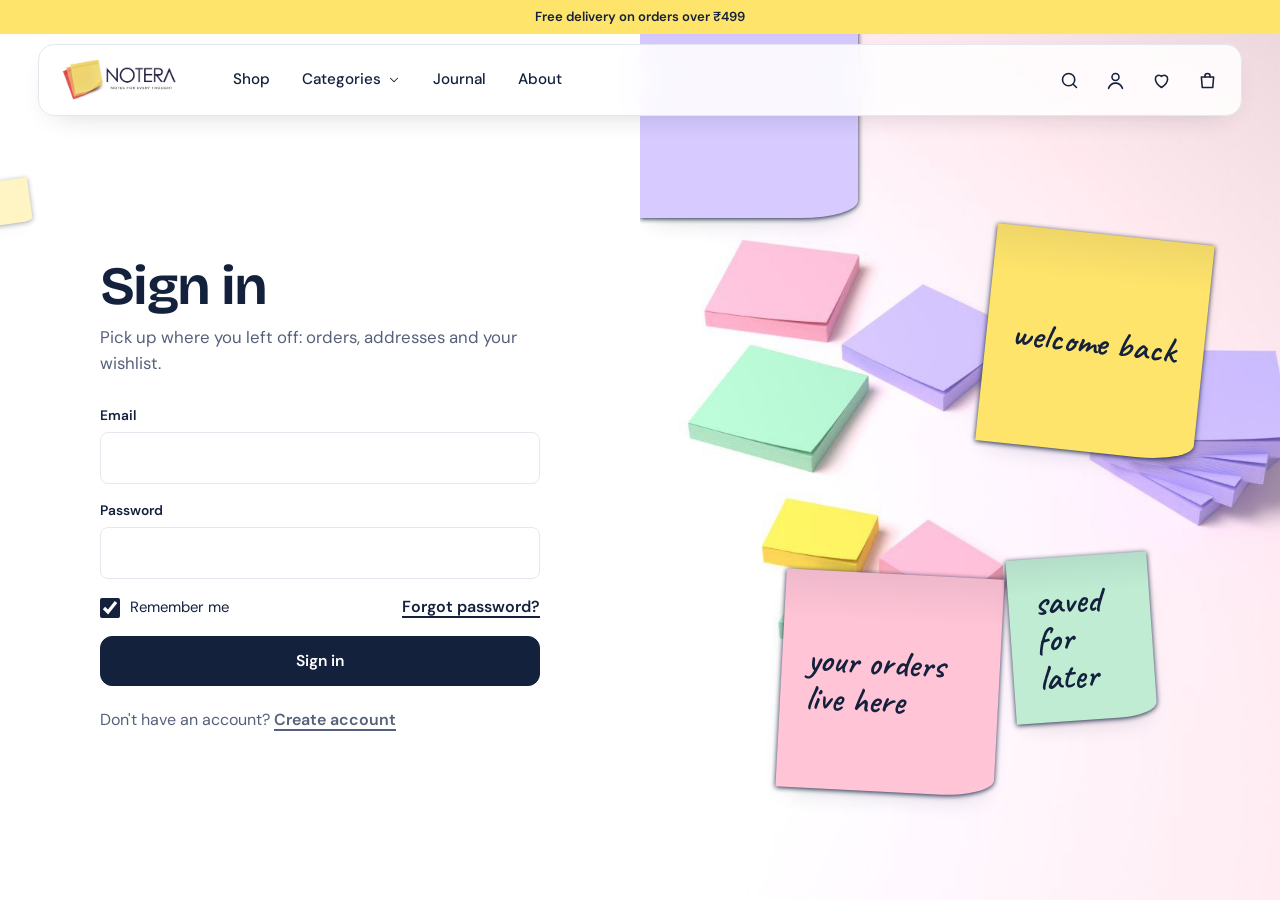
<file: signin.html>
<!DOCTYPE html>
<html lang="en" data-currency="&#8377;" data-locale="en-IN">
<head>
  <meta charset="utf-8">
  <meta name="viewport" content="width=device-width, initial-scale=1">
  <title>Sign in | Notera</title>
  <meta name="description" content="Sign in to your Notera account to see your orders, saved addresses and wishlist.">
  <meta name="theme-color" content="#ffe46b">
  <link rel="icon" href="images/icons/favicon.png" type="image/svg+xml">
  <link rel="stylesheet" href="css/style.css">
  <link rel="stylesheet" href="css/components.css">
  <link rel="stylesheet" href="css/animations.css">
  <link rel="stylesheet" href="css/responsive.css">
</head>
<body data-brand="Notera" data-free-shipping-over="499" data-shipping-fee="49" data-free-label="Free" data-order-prefix="PL-">
  <!-- Page transition cover -->
  <div class="veil" aria-hidden="true"><img src="images/logo/notera-logo.png" alt="" width="184" height="60"></div>
  <div class="progress" aria-hidden="true"></div>
  <!-- A few floating background objects at the page sides (decoration only) -->
  <div class="bg-notes" aria-hidden="true"><span class="bgn bgn--l"></span><span class="bgn bgn--r"></span><span class="bgn bgn--dot bgn--l"></span><span class="bgn bgn--ring bgn--r"></span></div>
  <a class="skip" href="#main">Skip to content</a>

  <!-- ============ HEADER ============ -->
  <header class="header">
    <!-- Announcement bar: each <p> is one rotating message -->
    <div class="announce" role="region" aria-label="Announcements">
      <p class="is-on">Free delivery on orders over &#8377;499</p>
      <p>Use code STICKY10 for 10% off your first pads</p>
      <p>Orders ship within 1 working day, all over India</p>
    </div>
    <div class="header__bar">
      <a class="logo" href="index.html" aria-label="Notera home"><img src="images/logo/notera-logo.png" alt="Notera" width="92" height="30"></a>
      <nav class="nav" aria-label="Main">
        <a class="nav__link" href="shop.html">Shop</a>
        <!-- Categories dropdown -->
        <div class="nav__item">
          <button class="nav__link" type="button" aria-expanded="false" aria-controls="mega">Categories <svg viewBox="0 0 24 24" fill="none" stroke="currentColor" stroke-width="1.8" stroke-linecap="round" stroke-linejoin="round" aria-hidden="true" ><path d="m6 9 6 6 6-6"/></svg></button>
          <div class="mega" id="mega">
            <div>
              <h3>Collections</h3>
              <div class="mega__cols">
              <a class="mega__thumb" href="shop.html?collection=Pastel"><img src="images/categories/pastel.jpg" alt="" width="104" height="104" loading="lazy">Pastel</a>
              <a class="mega__thumb" href="shop.html?collection=Study"><img src="images/categories/study.jpg" alt="" width="104" height="104" loading="lazy">Study</a>
              <a class="mega__thumb" href="shop.html?collection=Office"><img src="images/categories/office.jpg" alt="" width="104" height="104" loading="lazy">Office</a>
              <a class="mega__thumb" href="shop.html?collection=Planner"><img src="images/categories/planner.jpg" alt="" width="104" height="104" loading="lazy">Planner</a>
              <a class="mega__thumb" href="shop.html?collection=Transparent"><img src="images/categories/transparent.jpg" alt="" width="104" height="104" loading="lazy">Transparent</a>
              <a class="mega__thumb" href="shop.html?collection=Color%20Pop"><img src="images/categories/color-pop.jpg" alt="" width="104" height="104" loading="lazy">Color Pop</a>
              </div>
            </div>
            <div>
              <h3>By type</h3>
              <ul>
              <li><a class="mega__link" href="shop.html?q=classic">Classic squares</a></li>
              <li><a class="mega__link" href="shop.html?q=pastel">Pastel notes</a></li>
              <li><a class="mega__link" href="shop.html?q=neon">Neon notes</a></li>
              <li><a class="mega__link" href="shop.html?q=clear">Transparent notes</a></li>
              <li><a class="mega__link" href="shop.html?q=grid">Grid notes</a></li>
              <li><a class="mega__link" href="shop.html?q=lined">Lined notes</a></li>
              <li><a class="mega__link" href="shop.html?q=to-do">To-do pads</a></li>
              <li><a class="mega__link" href="shop.html?shape=Flag">Page flags</a></li>
              <li><a class="mega__link" href="shop.html?shape=Shaped">Shaped notes</a></li>
              </ul>
            </div>
            <div>
              <h3>By size</h3>
              <ul>
                <li><a class="mega__link" href="shop.html?size=Mini">Mini, 51 x 38 mm</a></li>
                <li><a class="mega__link" href="shop.html?size=Standard">Standard, 76 x 76 mm</a></li>
                <li><a class="mega__link" href="shop.html?size=Large">Large, 101 x 101 mm</a></li>
              </ul>
              <h3 data-gap>By budget</h3>
              <ul>
                <li><a class="mega__link" href="shop.html?max=150">Under &#8377;150</a></li>
                <li><a class="mega__link" href="shop.html?max=200">Under &#8377;200</a></li>
                <li><a class="mega__link" href="shop.html?max=300">Under &#8377;300</a></li>
              </ul>
            </div>
            <a class="mega__feature tint-yellow" href="product.html?id=p17">
              <img src="images/products/sticky-note-swatches-earl-grey-ibiza-angora-01.jpg" alt="Sticky Note Swatches &ndash; Earl Grey, Ibiza &amp; Angora" width="600" height="600" loading="lazy">
              <span>Sticky Note Swatches<small>Earl Grey, Ibiza &amp; Angora, &#8377;349</small></span>
            </a>
          </div>
        </div>
        <a class="nav__link" href="journal.html">Journal</a>
        <a class="nav__link" href="index.html#about">About</a>
      </nav>
      <div class="header__tools">
        <button class="icon-btn" type="button" data-open="search-panel" aria-label="Search"><svg viewBox="0 0 24 24" fill="none" stroke="currentColor" stroke-width="1.8" stroke-linecap="round" stroke-linejoin="round" aria-hidden="true" ><circle cx="11" cy="11" r="7"/><path d="m20 20-3.5-3.5"/></svg></button>
        <a class="icon-btn hide-xs" href="account.html" aria-label="Account"><svg viewBox="0 0 24 24" fill="none" stroke="currentColor" stroke-width="1.8" stroke-linecap="round" stroke-linejoin="round" aria-hidden="true" ><circle cx="12" cy="8" r="4"/><path d="M4 21c1.5-4 4.5-6 8-6s6.5 2 8 6"/></svg></a>
        <button class="icon-btn" type="button" data-open="wishlist-drawer" aria-label="Open wishlist"><svg viewBox="0 0 24 24" fill="none" stroke="currentColor" stroke-width="1.8" stroke-linecap="round" stroke-linejoin="round" aria-hidden="true" ><path d="M12 20s-7-4.4-7-10a4 4 0 0 1 7-2.6A4 4 0 0 1 19 10c0 5.6-7 10-7 10Z"/></svg><span class="count" data-wish-count hidden>0</span></button>
        <button class="icon-btn" type="button" data-open="cart-drawer" aria-label="Open cart"><svg viewBox="0 0 24 24" fill="none" stroke="currentColor" stroke-width="1.8" stroke-linecap="round" stroke-linejoin="round" aria-hidden="true" ><path d="M5 8h14l-1 12H6L5 8Z"/><path d="M9 8V7a3 3 0 0 1 6 0v1"/></svg><span class="count" data-cart-count hidden>0</span></button>
        <button class="icon-btn menu-btn" type="button" data-open="mobile-menu" aria-label="Open menu"><svg viewBox="0 0 24 24" fill="none" stroke="currentColor" stroke-width="1.8" stroke-linecap="round" stroke-linejoin="round" aria-hidden="true" ><path d="M4 8h16M4 16h16"/></svg></button>
      </div>
    </div>
  </header>

  <main id="main">

    <section class="auth">
      <div class="auth__form">
        <div>
          <h1 class="h1" data-split>Sign in</h1>
          <p class="lede">Pick up where you left off: orders, addresses and your wishlist.</p>
          <form id="signin-form" novalidate>
            <p class="form-error" data-form-error hidden>That email and password do not match an account on this device. Check them, or create an account.</p>
            <div class="field">
            <label for="email">Email</label>
            <input class="input" id="email" name="email" type="email" required autocomplete="email">
            <p class="field-error" hidden>Enter a valid email address.</p>
          </div>
            <div class="field">
            <label for="password">Password</label>
            <input class="input" id="password" name="password" type="password" required autocomplete="current-password">
            <p class="field-error" hidden>Enter your password.</p>
          </div>
            <div class="form-row">
              <label class="check"><input type="checkbox" name="remember" checked> Remember me</label>
              <button class="link" type="button" data-forgot>Forgot password?</button>
            </div>
            <p class="form-ok" data-forgot-note hidden>This is a demo store, so password reset emails are not sent. Create a new account to continue.</p>
            <button class="btn btn--block" type="submit">Sign in</button>
          </form>
          <p class="auth__alt">Don't have an account? <a class="link" href="signup.html">Create account</a></p>
        </div>
      </div>
      <div class="auth__art" aria-hidden="true">
        <img class="auth__bg" src="images/categories/pastel.jpg" alt="" width="1200" height="1200">
        <div class="note"><span class="hand">welcome back</span></div>
        <div class="note note--pink"><span class="hand">your orders live here</span></div>
        <div class="note note--mint"><span class="hand">saved for later</span></div>
        <div class="note note--lavender"></div>
      </div>
    </section>
  </main>

  <!-- ============ OVERLAY + SIDE PANELS (same on every page) ============ -->
  <div class="overlay"></div>

  <!-- Cart drawer -->
  <aside class="drawer" id="cart-drawer" data-panel role="dialog" aria-modal="true" aria-labelledby="cart-drawer-title" aria-hidden="true">
    <div class="drawer__head">
      <h2 class="h3" id="cart-drawer-title">Your cart (<span data-sum="count">0</span>)</h2>
      <button class="icon-btn" type="button" data-close aria-label="Close cart"><svg viewBox="0 0 24 24" fill="none" stroke="currentColor" stroke-width="1.8" stroke-linecap="round" stroke-linejoin="round" aria-hidden="true" ><path d="m6 6 12 12M18 6 6 18"/></svg></button>
    </div>
    <div class="drawer__body">
      <div class="empty" data-cart-empty>
        <div class="note note--pink"><span class="hand">nothing yet</span></div>
        <h3 class="h3">Your cart is empty</h3>
        <p>Add a pad or two and they will show up here.</p>
        <a class="btn btn--sm" href="shop.html">Shop sticky notes</a>
      </div>
      <div data-cart-filled hidden>
        <div class="ship-meter">
          <p data-ship-more>Add <b data-sum="remaining"></b> more to unlock free shipping.</p>
          <p data-ship-done hidden>You have unlocked free shipping.</p>
          <div class="ship-meter__bar"><i data-ship-bar></i></div>
        </div>
        <ul data-cart-list="tpl-cart-line" aria-label="Items in your cart"></ul>
      </div>
    </div>
    <div class="drawer__foot" data-cart-filled hidden>
      <p class="drawer__total"><span>Subtotal</span><span data-sum="subtotal"></span></p>
      <p class="muted">Shipping and discounts are calculated at checkout.</p>
      <div class="drawer__actions">
        <a class="btn btn--ghost" href="cart.html">View cart</a>
        <a class="btn" href="checkout.html">Checkout</a>
      </div>
    </div>
  </aside>

  <!-- Wishlist drawer -->
  <aside class="drawer" id="wishlist-drawer" data-panel role="dialog" aria-modal="true" aria-labelledby="wish-drawer-title" aria-hidden="true">
    <div class="drawer__head">
      <h2 class="h3" id="wish-drawer-title">Wishlist</h2>
      <button class="icon-btn" type="button" data-close aria-label="Close wishlist"><svg viewBox="0 0 24 24" fill="none" stroke="currentColor" stroke-width="1.8" stroke-linecap="round" stroke-linejoin="round" aria-hidden="true" ><path d="m6 6 12 12M18 6 6 18"/></svg></button>
    </div>
    <div class="drawer__body">
      <div class="empty" data-wish-empty>
        <div class="note note--lavender"><span class="hand">save me for later</span></div>
        <h3 class="h3">Your wishlist is waiting for a few good ideas.</h3>
        <p>Tap the heart on any pad to save it here.</p>
        <a class="btn btn--sm" href="shop.html">Explore sticky notes</a>
      </div>
      <ul data-wish-list="tpl-wish-line" data-wish-filled hidden aria-label="Saved items"></ul>
    </div>
    <div class="drawer__foot" data-wish-filled hidden>
      <a class="btn btn--ghost" href="wishlist.html">View wishlist</a>
    </div>
  </aside>

  <!-- Search -->
  <div class="sheet" id="search-panel" data-panel role="dialog" aria-modal="true" aria-label="Search" aria-hidden="true">
    <div class="sheet__head">
      <p class="label">Search the shop</p>
      <button class="icon-btn" type="button" data-close aria-label="Close search"><svg viewBox="0 0 24 24" fill="none" stroke="currentColor" stroke-width="1.8" stroke-linecap="round" stroke-linejoin="round" aria-hidden="true" ><path d="m6 6 12 12M18 6 6 18"/></svg></button>
    </div>
    <form class="search-form" action="shop.html" method="get" role="search">
      <label class="sr-only" for="site-search">Search sticky notes</label>
      <input id="site-search" type="search" name="q" placeholder="Try grid, pastel, flags" autocomplete="off" data-autofocus>
      <button class="btn" type="submit">Search</button>
    </form>
    <div class="chips">
      <a class="chip" href="shop.html?q=pastel">Pastel</a>
      <a class="chip" href="shop.html?q=clear">Transparent</a>
      <a class="chip" href="shop.html?q=grid">Grid</a>
      <a class="chip" href="shop.html?q=flag">Page flags</a>
      <a class="chip" href="shop.html?q=to-do">To-do pads</a>
      <a class="chip" href="shop.html?q=neon">Neon</a>
    </div>
  </div>

  <!-- Mobile menu (side drawer) -->
  <aside class="drawer menu" id="mobile-menu" data-panel role="dialog" aria-modal="true" aria-label="Menu" aria-hidden="true">
    <div class="drawer__head">
      <img src="images/logo/notera-logo.png" alt="Notera" width="92" height="30">
      <button class="icon-btn" type="button" data-close aria-label="Close menu"><svg viewBox="0 0 24 24" fill="none" stroke="currentColor" stroke-width="1.8" stroke-linecap="round" stroke-linejoin="round" aria-hidden="true" ><path d="m6 6 12 12M18 6 6 18"/></svg></button>
    </div>
    <div class="drawer__body">
      <nav class="menu__links" aria-label="Mobile">
        <a href="shop.html">Shop</a>
        <details>
        <summary>Categories <svg viewBox="0 0 24 24" fill="none" stroke="currentColor" stroke-width="1.8" stroke-linecap="round" stroke-linejoin="round" aria-hidden="true" ><path d="m6 9 6 6 6-6"/></svg></summary>
        <ul>
          <li><a href="shop.html?collection=Pastel">Pastel</a></li>
          <li><a href="shop.html?collection=Study">Study</a></li>
          <li><a href="shop.html?collection=Office">Office</a></li>
          <li><a href="shop.html?collection=Planner">Planner</a></li>
          <li><a href="shop.html?collection=Transparent">Transparent</a></li>
          <li><a href="shop.html?collection=Color%20Pop">Color Pop</a></li>
          <li><a href="shop.html?shape=Flag">Page flags</a></li>
          <li><a href="shop.html?shape=Shaped">Shaped notes</a></li>
          <li><a href="shop.html?size=Mini">Mini notes</a></li>
          <li><a href="shop.html?size=Large">Large notes</a></li>
        </ul>
      </details>
        <a href="journal.html">Journal</a>
        <a href="index.html#about">About</a>
        <a href="account.html">Account</a>
      </nav>
    </div>
    <div class="drawer__foot">
      <div class="menu__tools">
        <button type="button" data-open="search-panel"><svg viewBox="0 0 24 24" fill="none" stroke="currentColor" stroke-width="1.8" stroke-linecap="round" stroke-linejoin="round" aria-hidden="true" ><circle cx="11" cy="11" r="7"/><path d="m20 20-3.5-3.5"/></svg><span>Search</span></button>
        <button type="button" data-open="wishlist-drawer"><svg viewBox="0 0 24 24" fill="none" stroke="currentColor" stroke-width="1.8" stroke-linecap="round" stroke-linejoin="round" aria-hidden="true" ><path d="M12 20s-7-4.4-7-10a4 4 0 0 1 7-2.6A4 4 0 0 1 19 10c0 5.6-7 10-7 10Z"/></svg><span>Wishlist</span></button>
        <button type="button" data-open="cart-drawer"><svg viewBox="0 0 24 24" fill="none" stroke="currentColor" stroke-width="1.8" stroke-linecap="round" stroke-linejoin="round" aria-hidden="true" ><path d="M5 8h14l-1 12H6L5 8Z"/><path d="M9 8V7a3 3 0 0 1 6 0v1"/></svg><span>Cart (<span data-sum="count">0</span>)</span></button>
      </div>
    </div>
  </aside>

  <!-- Back to top -->
  <button class="totop" type="button" data-totop aria-label="Back to top"><svg viewBox="0 0 24 24" fill="none" stroke="currentColor" stroke-width="1.8" stroke-linecap="round" stroke-linejoin="round" aria-hidden="true" ><path d="M4 12h15m-6-6 6 6-6 6"/></svg></button>

  <!-- Toast messages: edit the wording here -->
  <div class="toast" id="toast" role="status" aria-live="polite">
    <span data-toast="cart-add" hidden>Added to cart</span>
    <span data-toast="cart-remove" hidden>Removed from cart</span>
    <span data-toast="wish-add" hidden>Saved to wishlist</span>
    <span data-toast="wish-remove" hidden>Removed from wishlist</span>
    <span data-toast="newsletter" hidden>You are subscribed</span>
    <span data-toast="saved" hidden>Saved</span>
    <span data-toast="copied" hidden>Code copied</span>
    <span data-toast="fix-form" hidden>Please check the highlighted fields</span>
  </div>

  <!-- Templates: the markup JS copies for each cart / wishlist item -->
  <template id="tpl-cart-line">
    <li class="line">
      <a class="line__img" data-f-href="href"><img data-f-src="image" data-f-alt="name" alt="" width="168" height="168"></a>
      <div>
        <a class="line__name" data-f="name" data-f-href="href"></a>
        <p class="line__meta" data-f="variant"></p>
        <div class="line__tools">
          <div class="qty">
            <button type="button" data-step="-1" aria-label="Decrease quantity of" data-f-label="name">&minus;</button>
            <output data-f="qty" aria-live="polite"></output>
            <button type="button" data-step="1" aria-label="Increase quantity of" data-f-label="name">+</button>
          </div>
          <button class="text-btn" type="button" data-remove-cart aria-label="Remove" data-f-label="name">Remove</button>
        </div>
      </div>
      <p class="line__price" data-f="price"></p>
    </li>
  </template>

  <template id="tpl-wish-line">
    <li class="line">
      <a class="line__img" data-f-href="href"><img data-f-src="image" data-f-alt="name" alt="" width="168" height="168"></a>
      <div>
        <a class="line__name" data-f="name" data-f-href="href"></a>
        <p class="line__meta"><span class="in-stock" data-if="in">In stock</span><span class="sold-out" data-if="out">Sold out</span></p>
        <div class="line__tools">
          <button class="btn btn--sm" type="button" data-wish-to-cart>Move to cart</button>
          <button class="text-btn" type="button" data-remove-wish aria-label="Remove" data-f-label="name">Remove</button>
        </div>
      </div>
      <p class="line__price" data-f="price"></p>
    </li>
  </template>

  <!-- JavaScript: behaviour only. All text and images are in this HTML file. -->
  <script src="js/main.js" defer></script>
  <script src="js/animations.js" defer></script>
  <script src="js/cart.js" defer></script>
  <script src="js/wishlist.js" defer></script>
  <script src="js/products.js" defer></script>
  <script src="js/auth.js" defer></script>
  <script src="js/checkout.js" defer></script>
</body>
</html>
</file>
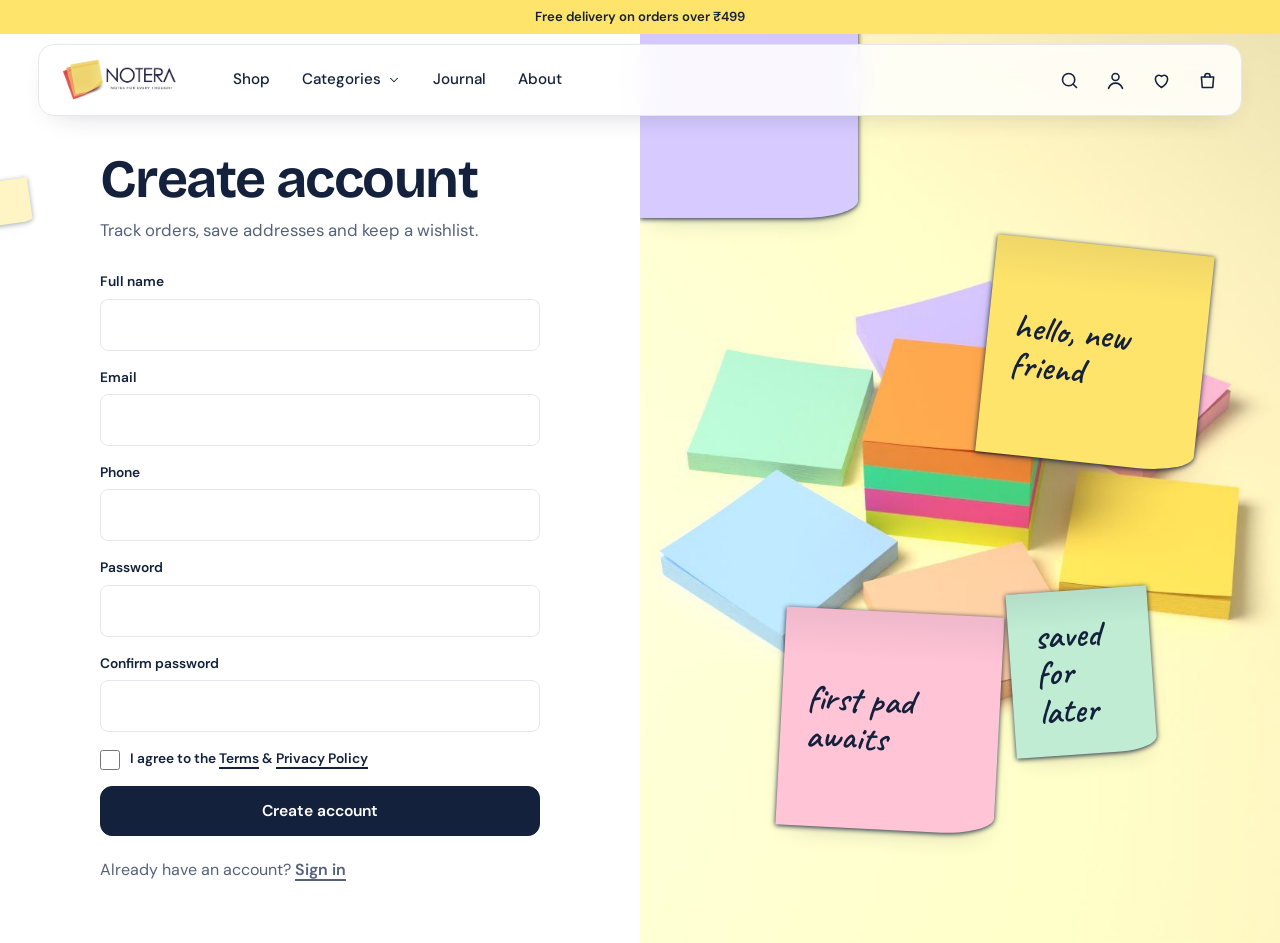
<file: signup.html>
<!DOCTYPE html>
<html lang="en" data-currency="&#8377;" data-locale="en-IN">
<head>
  <meta charset="utf-8">
  <meta name="viewport" content="width=device-width, initial-scale=1">
  <title>Create account | Notera</title>
  <meta name="description" content="Create a Notera account to track orders, save addresses and keep a wishlist of sticky notes.">
  <meta name="theme-color" content="#ffe46b">
  <link rel="icon" href="images/icons/favicon.png" type="image/svg+xml">
  <link rel="stylesheet" href="css/style.css">
  <link rel="stylesheet" href="css/components.css">
  <link rel="stylesheet" href="css/animations.css">
  <link rel="stylesheet" href="css/responsive.css">
</head>
<body data-brand="Notera" data-free-shipping-over="499" data-shipping-fee="49" data-free-label="Free" data-order-prefix="PL-">
  <!-- Page transition cover -->
  <div class="veil" aria-hidden="true"><img src="images/logo/notera-logo.png" alt="" width="184" height="60"></div>
  <div class="progress" aria-hidden="true"></div>
  <!-- A few floating background objects at the page sides (decoration only) -->
  <div class="bg-notes" aria-hidden="true"><span class="bgn bgn--l"></span><span class="bgn bgn--r"></span><span class="bgn bgn--dot bgn--l"></span><span class="bgn bgn--ring bgn--r"></span></div>
  <a class="skip" href="#main">Skip to content</a>

  <!-- ============ HEADER ============ -->
  <header class="header">
    <!-- Announcement bar: each <p> is one rotating message -->
    <div class="announce" role="region" aria-label="Announcements">
      <p class="is-on">Free delivery on orders over &#8377;499</p>
      <p>Use code STICKY10 for 10% off your first pads</p>
      <p>Orders ship within 1 working day, all over India</p>
    </div>
    <div class="header__bar">
      <a class="logo" href="index.html" aria-label="Notera home"><img src="images/logo/notera-logo.png" alt="Notera" width="92" height="30"></a>
      <nav class="nav" aria-label="Main">
        <a class="nav__link" href="shop.html">Shop</a>
        <!-- Categories dropdown -->
        <div class="nav__item">
          <button class="nav__link" type="button" aria-expanded="false" aria-controls="mega">Categories <svg viewBox="0 0 24 24" fill="none" stroke="currentColor" stroke-width="1.8" stroke-linecap="round" stroke-linejoin="round" aria-hidden="true" ><path d="m6 9 6 6 6-6"/></svg></button>
          <div class="mega" id="mega">
            <div>
              <h3>Collections</h3>
              <div class="mega__cols">
              <a class="mega__thumb" href="shop.html?collection=Pastel"><img src="images/categories/pastel.jpg" alt="" width="104" height="104" loading="lazy">Pastel</a>
              <a class="mega__thumb" href="shop.html?collection=Study"><img src="images/categories/study.jpg" alt="" width="104" height="104" loading="lazy">Study</a>
              <a class="mega__thumb" href="shop.html?collection=Office"><img src="images/categories/office.jpg" alt="" width="104" height="104" loading="lazy">Office</a>
              <a class="mega__thumb" href="shop.html?collection=Planner"><img src="images/categories/planner.jpg" alt="" width="104" height="104" loading="lazy">Planner</a>
              <a class="mega__thumb" href="shop.html?collection=Transparent"><img src="images/categories/transparent.jpg" alt="" width="104" height="104" loading="lazy">Transparent</a>
              <a class="mega__thumb" href="shop.html?collection=Color%20Pop"><img src="images/categories/color-pop.jpg" alt="" width="104" height="104" loading="lazy">Color Pop</a>
              </div>
            </div>
            <div>
              <h3>By type</h3>
              <ul>
              <li><a class="mega__link" href="shop.html?q=classic">Classic squares</a></li>
              <li><a class="mega__link" href="shop.html?q=pastel">Pastel notes</a></li>
              <li><a class="mega__link" href="shop.html?q=neon">Neon notes</a></li>
              <li><a class="mega__link" href="shop.html?q=clear">Transparent notes</a></li>
              <li><a class="mega__link" href="shop.html?q=grid">Grid notes</a></li>
              <li><a class="mega__link" href="shop.html?q=lined">Lined notes</a></li>
              <li><a class="mega__link" href="shop.html?q=to-do">To-do pads</a></li>
              <li><a class="mega__link" href="shop.html?shape=Flag">Page flags</a></li>
              <li><a class="mega__link" href="shop.html?shape=Shaped">Shaped notes</a></li>
              </ul>
            </div>
            <div>
              <h3>By size</h3>
              <ul>
                <li><a class="mega__link" href="shop.html?size=Mini">Mini, 51 x 38 mm</a></li>
                <li><a class="mega__link" href="shop.html?size=Standard">Standard, 76 x 76 mm</a></li>
                <li><a class="mega__link" href="shop.html?size=Large">Large, 101 x 101 mm</a></li>
              </ul>
              <h3 data-gap>By budget</h3>
              <ul>
                <li><a class="mega__link" href="shop.html?max=150">Under &#8377;150</a></li>
                <li><a class="mega__link" href="shop.html?max=200">Under &#8377;200</a></li>
                <li><a class="mega__link" href="shop.html?max=300">Under &#8377;300</a></li>
              </ul>
            </div>
            <a class="mega__feature tint-yellow" href="product.html?id=p17">
              <img src="images/products/sticky-note-swatches-earl-grey-ibiza-angora-01.jpg" alt="Sticky Note Swatches &ndash; Earl Grey, Ibiza &amp; Angora" width="600" height="600" loading="lazy">
              <span>Sticky Note Swatches<small>Earl Grey, Ibiza &amp; Angora, &#8377;349</small></span>
            </a>
          </div>
        </div>
        <a class="nav__link" href="journal.html">Journal</a>
        <a class="nav__link" href="index.html#about">About</a>
      </nav>
      <div class="header__tools">
        <button class="icon-btn" type="button" data-open="search-panel" aria-label="Search"><svg viewBox="0 0 24 24" fill="none" stroke="currentColor" stroke-width="1.8" stroke-linecap="round" stroke-linejoin="round" aria-hidden="true" ><circle cx="11" cy="11" r="7"/><path d="m20 20-3.5-3.5"/></svg></button>
        <a class="icon-btn hide-xs" href="account.html" aria-label="Account"><svg viewBox="0 0 24 24" fill="none" stroke="currentColor" stroke-width="1.8" stroke-linecap="round" stroke-linejoin="round" aria-hidden="true" ><circle cx="12" cy="8" r="4"/><path d="M4 21c1.5-4 4.5-6 8-6s6.5 2 8 6"/></svg></a>
        <button class="icon-btn" type="button" data-open="wishlist-drawer" aria-label="Open wishlist"><svg viewBox="0 0 24 24" fill="none" stroke="currentColor" stroke-width="1.8" stroke-linecap="round" stroke-linejoin="round" aria-hidden="true" ><path d="M12 20s-7-4.4-7-10a4 4 0 0 1 7-2.6A4 4 0 0 1 19 10c0 5.6-7 10-7 10Z"/></svg><span class="count" data-wish-count hidden>0</span></button>
        <button class="icon-btn" type="button" data-open="cart-drawer" aria-label="Open cart"><svg viewBox="0 0 24 24" fill="none" stroke="currentColor" stroke-width="1.8" stroke-linecap="round" stroke-linejoin="round" aria-hidden="true" ><path d="M5 8h14l-1 12H6L5 8Z"/><path d="M9 8V7a3 3 0 0 1 6 0v1"/></svg><span class="count" data-cart-count hidden>0</span></button>
        <button class="icon-btn menu-btn" type="button" data-open="mobile-menu" aria-label="Open menu"><svg viewBox="0 0 24 24" fill="none" stroke="currentColor" stroke-width="1.8" stroke-linecap="round" stroke-linejoin="round" aria-hidden="true" ><path d="M4 8h16M4 16h16"/></svg></button>
      </div>
    </div>
  </header>

  <main id="main">

    <section class="auth auth--pink">
      <div class="auth__form">
        <div data-signup-form>
          <h1 class="h1" data-split>Create account</h1>
          <p class="lede">Track orders, save addresses and keep a wishlist.</p>
          <form id="signup-form" novalidate>
            <p class="form-error" data-form-error hidden>An account with this email already exists. Sign in instead.</p>
            <div class="field">
            <label for="name">Full name</label>
            <input class="input" id="name" name="name" type="text" required autocomplete="name">
            <p class="field-error" hidden>Enter your name.</p>
          </div>
            <div class="field">
            <label for="email">Email</label>
            <input class="input" id="email" name="email" type="email" required autocomplete="email">
            <p class="field-error" hidden>Enter a valid email address, like name@example.com.</p>
          </div>
            <div class="field">
            <label for="phone">Phone</label>
            <input class="input" id="phone" name="phone" type="tel" required autocomplete="tel" pattern="[0-9+ ]{10,14}" inputmode="tel">
            <p class="field-error" hidden>Enter a 10-digit mobile number.</p>
          </div>
            <div class="field">
            <label for="password">Password</label>
            <input class="input" id="password" name="password" type="password" required autocomplete="new-password" minlength="6">
            <p class="field-error" hidden>Use at least 6 characters.</p>
          </div>
            <div class="field">
            <label for="confirm">Confirm password</label>
            <input class="input" id="confirm" name="confirm" type="password" required autocomplete="new-password" data-match="password">
            <p class="field-error" hidden>The two passwords do not match.</p>
          </div>
            <div class="field">
              <label class="check"><input type="checkbox" name="terms" required> <span>I agree to the <a class="link" href="#">Terms</a> &amp; <a class="link" href="#">Privacy Policy</a></span></label>
              <p class="field-error" hidden>Agree to the terms to create an account.</p>
            </div>
            <button class="btn btn--block" type="submit">Create account</button>
          </form>
          <p class="auth__alt">Already have an account? <a class="link" href="signin.html">Sign in</a></p>
        </div>

        <!-- Shown after a successful registration -->
        <div class="success" data-signup-done data-confetti hidden>
          <svg class="tick" viewBox="0 0 96 96" aria-hidden="true"><circle cx="48" cy="48" r="46"/><path d="M30 50l12 12 24-27"/></svg>
          <h1 class="h1" data-split>Account created</h1>
          <p class="lede">Welcome, <span data-f="name"></span>. You are signed in and ready to shop.</p>
          <div class="success__cta">
            <a class="btn" href="account.html">Go to my account</a>
            <a class="btn btn--ghost" href="shop.html">Shop sticky notes</a>
          </div>
        </div>
      </div>
      <div class="auth__art" aria-hidden="true">
        <img class="auth__bg" src="images/categories/color-pop.jpg" alt="" width="1200" height="1200">
        <div class="note"><span class="hand">hello, new friend</span></div>
        <div class="note note--pink"><span class="hand">first pad awaits</span></div>
        <div class="note note--mint"><span class="hand">saved for later</span></div>
        <div class="note note--lavender"></div>
      </div>
    </section>
  </main>

  <!-- ============ OVERLAY + SIDE PANELS (same on every page) ============ -->
  <div class="overlay"></div>

  <!-- Cart drawer -->
  <aside class="drawer" id="cart-drawer" data-panel role="dialog" aria-modal="true" aria-labelledby="cart-drawer-title" aria-hidden="true">
    <div class="drawer__head">
      <h2 class="h3" id="cart-drawer-title">Your cart (<span data-sum="count">0</span>)</h2>
      <button class="icon-btn" type="button" data-close aria-label="Close cart"><svg viewBox="0 0 24 24" fill="none" stroke="currentColor" stroke-width="1.8" stroke-linecap="round" stroke-linejoin="round" aria-hidden="true" ><path d="m6 6 12 12M18 6 6 18"/></svg></button>
    </div>
    <div class="drawer__body">
      <div class="empty" data-cart-empty>
        <div class="note note--pink"><span class="hand">nothing yet</span></div>
        <h3 class="h3">Your cart is empty</h3>
        <p>Add a pad or two and they will show up here.</p>
        <a class="btn btn--sm" href="shop.html">Shop sticky notes</a>
      </div>
      <div data-cart-filled hidden>
        <div class="ship-meter">
          <p data-ship-more>Add <b data-sum="remaining"></b> more to unlock free shipping.</p>
          <p data-ship-done hidden>You have unlocked free shipping.</p>
          <div class="ship-meter__bar"><i data-ship-bar></i></div>
        </div>
        <ul data-cart-list="tpl-cart-line" aria-label="Items in your cart"></ul>
      </div>
    </div>
    <div class="drawer__foot" data-cart-filled hidden>
      <p class="drawer__total"><span>Subtotal</span><span data-sum="subtotal"></span></p>
      <p class="muted">Shipping and discounts are calculated at checkout.</p>
      <div class="drawer__actions">
        <a class="btn btn--ghost" href="cart.html">View cart</a>
        <a class="btn" href="checkout.html">Checkout</a>
      </div>
    </div>
  </aside>

  <!-- Wishlist drawer -->
  <aside class="drawer" id="wishlist-drawer" data-panel role="dialog" aria-modal="true" aria-labelledby="wish-drawer-title" aria-hidden="true">
    <div class="drawer__head">
      <h2 class="h3" id="wish-drawer-title">Wishlist</h2>
      <button class="icon-btn" type="button" data-close aria-label="Close wishlist"><svg viewBox="0 0 24 24" fill="none" stroke="currentColor" stroke-width="1.8" stroke-linecap="round" stroke-linejoin="round" aria-hidden="true" ><path d="m6 6 12 12M18 6 6 18"/></svg></button>
    </div>
    <div class="drawer__body">
      <div class="empty" data-wish-empty>
        <div class="note note--lavender"><span class="hand">save me for later</span></div>
        <h3 class="h3">Your wishlist is waiting for a few good ideas.</h3>
        <p>Tap the heart on any pad to save it here.</p>
        <a class="btn btn--sm" href="shop.html">Explore sticky notes</a>
      </div>
      <ul data-wish-list="tpl-wish-line" data-wish-filled hidden aria-label="Saved items"></ul>
    </div>
    <div class="drawer__foot" data-wish-filled hidden>
      <a class="btn btn--ghost" href="wishlist.html">View wishlist</a>
    </div>
  </aside>

  <!-- Search -->
  <div class="sheet" id="search-panel" data-panel role="dialog" aria-modal="true" aria-label="Search" aria-hidden="true">
    <div class="sheet__head">
      <p class="label">Search the shop</p>
      <button class="icon-btn" type="button" data-close aria-label="Close search"><svg viewBox="0 0 24 24" fill="none" stroke="currentColor" stroke-width="1.8" stroke-linecap="round" stroke-linejoin="round" aria-hidden="true" ><path d="m6 6 12 12M18 6 6 18"/></svg></button>
    </div>
    <form class="search-form" action="shop.html" method="get" role="search">
      <label class="sr-only" for="site-search">Search sticky notes</label>
      <input id="site-search" type="search" name="q" placeholder="Try grid, pastel, flags" autocomplete="off" data-autofocus>
      <button class="btn" type="submit">Search</button>
    </form>
    <div class="chips">
      <a class="chip" href="shop.html?q=pastel">Pastel</a>
      <a class="chip" href="shop.html?q=clear">Transparent</a>
      <a class="chip" href="shop.html?q=grid">Grid</a>
      <a class="chip" href="shop.html?q=flag">Page flags</a>
      <a class="chip" href="shop.html?q=to-do">To-do pads</a>
      <a class="chip" href="shop.html?q=neon">Neon</a>
    </div>
  </div>

  <!-- Mobile menu (side drawer) -->
  <aside class="drawer menu" id="mobile-menu" data-panel role="dialog" aria-modal="true" aria-label="Menu" aria-hidden="true">
    <div class="drawer__head">
      <img src="images/logo/notera-logo.png" alt="Notera" width="92" height="30">
      <button class="icon-btn" type="button" data-close aria-label="Close menu"><svg viewBox="0 0 24 24" fill="none" stroke="currentColor" stroke-width="1.8" stroke-linecap="round" stroke-linejoin="round" aria-hidden="true" ><path d="m6 6 12 12M18 6 6 18"/></svg></button>
    </div>
    <div class="drawer__body">
      <nav class="menu__links" aria-label="Mobile">
        <a href="shop.html">Shop</a>
        <details>
        <summary>Categories <svg viewBox="0 0 24 24" fill="none" stroke="currentColor" stroke-width="1.8" stroke-linecap="round" stroke-linejoin="round" aria-hidden="true" ><path d="m6 9 6 6 6-6"/></svg></summary>
        <ul>
          <li><a href="shop.html?collection=Pastel">Pastel</a></li>
          <li><a href="shop.html?collection=Study">Study</a></li>
          <li><a href="shop.html?collection=Office">Office</a></li>
          <li><a href="shop.html?collection=Planner">Planner</a></li>
          <li><a href="shop.html?collection=Transparent">Transparent</a></li>
          <li><a href="shop.html?collection=Color%20Pop">Color Pop</a></li>
          <li><a href="shop.html?shape=Flag">Page flags</a></li>
          <li><a href="shop.html?shape=Shaped">Shaped notes</a></li>
          <li><a href="shop.html?size=Mini">Mini notes</a></li>
          <li><a href="shop.html?size=Large">Large notes</a></li>
        </ul>
      </details>
        <a href="journal.html">Journal</a>
        <a href="index.html#about">About</a>
        <a href="account.html">Account</a>
      </nav>
    </div>
    <div class="drawer__foot">
      <div class="menu__tools">
        <button type="button" data-open="search-panel"><svg viewBox="0 0 24 24" fill="none" stroke="currentColor" stroke-width="1.8" stroke-linecap="round" stroke-linejoin="round" aria-hidden="true" ><circle cx="11" cy="11" r="7"/><path d="m20 20-3.5-3.5"/></svg><span>Search</span></button>
        <button type="button" data-open="wishlist-drawer"><svg viewBox="0 0 24 24" fill="none" stroke="currentColor" stroke-width="1.8" stroke-linecap="round" stroke-linejoin="round" aria-hidden="true" ><path d="M12 20s-7-4.4-7-10a4 4 0 0 1 7-2.6A4 4 0 0 1 19 10c0 5.6-7 10-7 10Z"/></svg><span>Wishlist</span></button>
        <button type="button" data-open="cart-drawer"><svg viewBox="0 0 24 24" fill="none" stroke="currentColor" stroke-width="1.8" stroke-linecap="round" stroke-linejoin="round" aria-hidden="true" ><path d="M5 8h14l-1 12H6L5 8Z"/><path d="M9 8V7a3 3 0 0 1 6 0v1"/></svg><span>Cart (<span data-sum="count">0</span>)</span></button>
      </div>
    </div>
  </aside>

  <!-- Back to top -->
  <button class="totop" type="button" data-totop aria-label="Back to top"><svg viewBox="0 0 24 24" fill="none" stroke="currentColor" stroke-width="1.8" stroke-linecap="round" stroke-linejoin="round" aria-hidden="true" ><path d="M4 12h15m-6-6 6 6-6 6"/></svg></button>

  <!-- Toast messages: edit the wording here -->
  <div class="toast" id="toast" role="status" aria-live="polite">
    <span data-toast="cart-add" hidden>Added to cart</span>
    <span data-toast="cart-remove" hidden>Removed from cart</span>
    <span data-toast="wish-add" hidden>Saved to wishlist</span>
    <span data-toast="wish-remove" hidden>Removed from wishlist</span>
    <span data-toast="newsletter" hidden>You are subscribed</span>
    <span data-toast="saved" hidden>Saved</span>
    <span data-toast="copied" hidden>Code copied</span>
    <span data-toast="fix-form" hidden>Please check the highlighted fields</span>
  </div>

  <!-- Templates: the markup JS copies for each cart / wishlist item -->
  <template id="tpl-cart-line">
    <li class="line">
      <a class="line__img" data-f-href="href"><img data-f-src="image" data-f-alt="name" alt="" width="168" height="168"></a>
      <div>
        <a class="line__name" data-f="name" data-f-href="href"></a>
        <p class="line__meta" data-f="variant"></p>
        <div class="line__tools">
          <div class="qty">
            <button type="button" data-step="-1" aria-label="Decrease quantity of" data-f-label="name">&minus;</button>
            <output data-f="qty" aria-live="polite"></output>
            <button type="button" data-step="1" aria-label="Increase quantity of" data-f-label="name">+</button>
          </div>
          <button class="text-btn" type="button" data-remove-cart aria-label="Remove" data-f-label="name">Remove</button>
        </div>
      </div>
      <p class="line__price" data-f="price"></p>
    </li>
  </template>

  <template id="tpl-wish-line">
    <li class="line">
      <a class="line__img" data-f-href="href"><img data-f-src="image" data-f-alt="name" alt="" width="168" height="168"></a>
      <div>
        <a class="line__name" data-f="name" data-f-href="href"></a>
        <p class="line__meta"><span class="in-stock" data-if="in">In stock</span><span class="sold-out" data-if="out">Sold out</span></p>
        <div class="line__tools">
          <button class="btn btn--sm" type="button" data-wish-to-cart>Move to cart</button>
          <button class="text-btn" type="button" data-remove-wish aria-label="Remove" data-f-label="name">Remove</button>
        </div>
      </div>
      <p class="line__price" data-f="price"></p>
    </li>
  </template>

  <!-- JavaScript: behaviour only. All text and images are in this HTML file. -->
  <script src="js/main.js" defer></script>
  <script src="js/animations.js" defer></script>
  <script src="js/cart.js" defer></script>
  <script src="js/wishlist.js" defer></script>
  <script src="js/products.js" defer></script>
  <script src="js/auth.js" defer></script>
  <script src="js/checkout.js" defer></script>
</body>
</html>
</file>
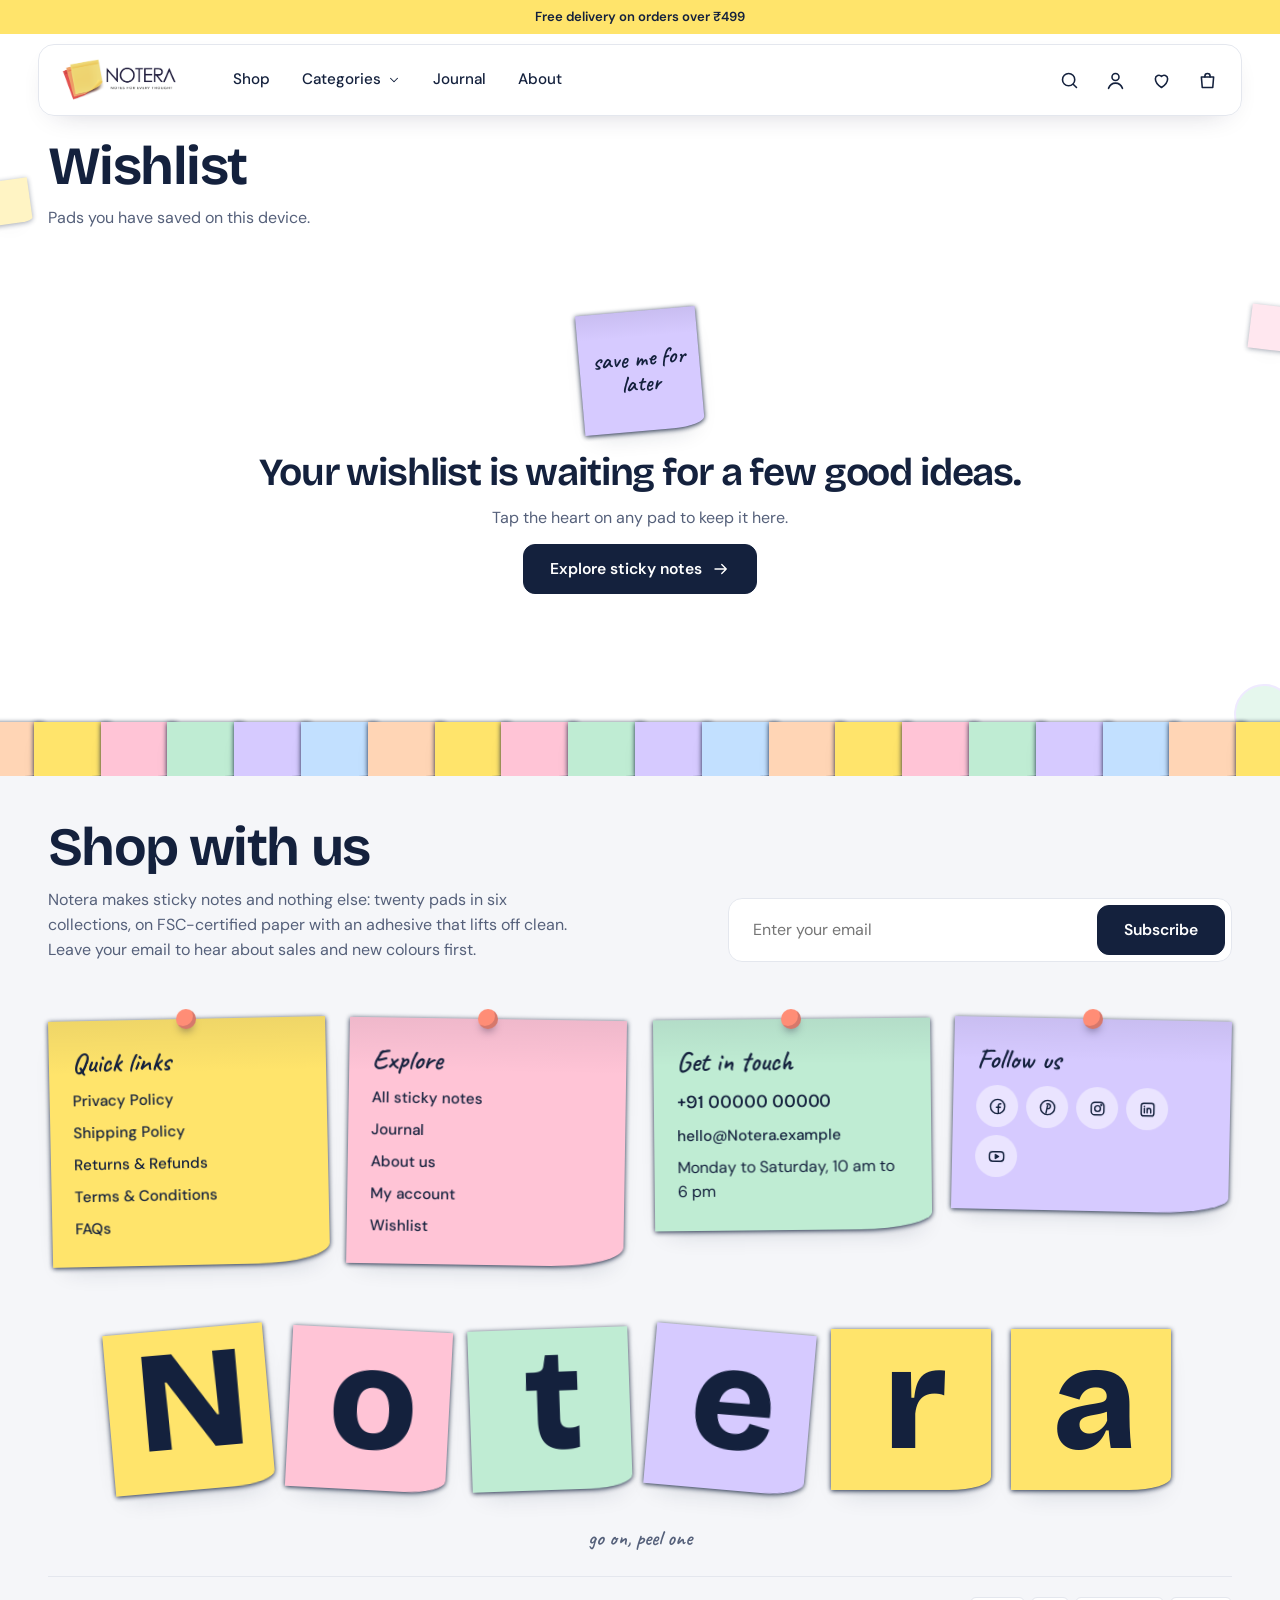
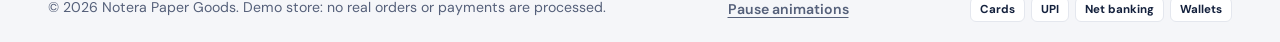
<file: wishlist.html>
<!DOCTYPE html>
<html lang="en" data-currency="&#8377;" data-locale="en-IN">
<head>
  <meta charset="utf-8">
  <meta name="viewport" content="width=device-width, initial-scale=1">
  <title>Your wishlist | Notera</title>
  <meta name="description" content="Sticky notes you have saved to your Notera wishlist.">
  <meta name="theme-color" content="#ffe46b">
  <link rel="icon" href="images/icons/favicon.png" type="image/svg+xml">
  <link rel="stylesheet" href="css/style.css">
  <link rel="stylesheet" href="css/components.css">
  <link rel="stylesheet" href="css/animations.css">
  <link rel="stylesheet" href="css/responsive.css">
</head>
<body data-brand="Notera" data-free-shipping-over="499" data-shipping-fee="49" data-free-label="Free" data-order-prefix="PL-">
  <!-- Page transition cover -->
  <div class="veil" aria-hidden="true"><img src="images/logo/notera-logo.png" alt="" width="184" height="60"></div>
  <div class="progress" aria-hidden="true"></div>
  <!-- A few floating background objects at the page sides (decoration only) -->
  <div class="bg-notes" aria-hidden="true"><span class="bgn bgn--l"></span><span class="bgn bgn--r"></span><span class="bgn bgn--dot bgn--l"></span><span class="bgn bgn--ring bgn--r"></span></div>
  <a class="skip" href="#main">Skip to content</a>

  <!-- ============ HEADER ============ -->
  <header class="header">
    <!-- Announcement bar: each <p> is one rotating message -->
    <div class="announce" role="region" aria-label="Announcements">
      <p class="is-on">Free delivery on orders over &#8377;499</p>
      <p>Use code STICKY10 for 10% off your first pads</p>
      <p>Orders ship within 1 working day, all over India</p>
    </div>
    <div class="header__bar">
      <a class="logo" href="index.html" aria-label="Notera home"><img src="images/logo/notera-logo.png" alt="Notera" width="92" height="30"></a>
      <nav class="nav" aria-label="Main">
        <a class="nav__link" href="shop.html">Shop</a>
        <!-- Categories dropdown -->
        <div class="nav__item">
          <button class="nav__link" type="button" aria-expanded="false" aria-controls="mega">Categories <svg viewBox="0 0 24 24" fill="none" stroke="currentColor" stroke-width="1.8" stroke-linecap="round" stroke-linejoin="round" aria-hidden="true" ><path d="m6 9 6 6 6-6"/></svg></button>
          <div class="mega" id="mega">
            <div>
              <h3>Collections</h3>
              <div class="mega__cols">
              <a class="mega__thumb" href="shop.html?collection=Pastel"><img src="images/categories/pastel.jpg" alt="" width="104" height="104" loading="lazy">Pastel</a>
              <a class="mega__thumb" href="shop.html?collection=Study"><img src="images/categories/study.jpg" alt="" width="104" height="104" loading="lazy">Study</a>
              <a class="mega__thumb" href="shop.html?collection=Office"><img src="images/categories/office.jpg" alt="" width="104" height="104" loading="lazy">Office</a>
              <a class="mega__thumb" href="shop.html?collection=Planner"><img src="images/categories/planner.jpg" alt="" width="104" height="104" loading="lazy">Planner</a>
              <a class="mega__thumb" href="shop.html?collection=Transparent"><img src="images/categories/transparent.jpg" alt="" width="104" height="104" loading="lazy">Transparent</a>
              <a class="mega__thumb" href="shop.html?collection=Color%20Pop"><img src="images/categories/color-pop.jpg" alt="" width="104" height="104" loading="lazy">Color Pop</a>
              </div>
            </div>
            <div>
              <h3>By type</h3>
              <ul>
              <li><a class="mega__link" href="shop.html?q=classic">Classic squares</a></li>
              <li><a class="mega__link" href="shop.html?q=pastel">Pastel notes</a></li>
              <li><a class="mega__link" href="shop.html?q=neon">Neon notes</a></li>
              <li><a class="mega__link" href="shop.html?q=clear">Transparent notes</a></li>
              <li><a class="mega__link" href="shop.html?q=grid">Grid notes</a></li>
              <li><a class="mega__link" href="shop.html?q=lined">Lined notes</a></li>
              <li><a class="mega__link" href="shop.html?q=to-do">To-do pads</a></li>
              <li><a class="mega__link" href="shop.html?shape=Flag">Page flags</a></li>
              <li><a class="mega__link" href="shop.html?shape=Shaped">Shaped notes</a></li>
              </ul>
            </div>
            <div>
              <h3>By size</h3>
              <ul>
                <li><a class="mega__link" href="shop.html?size=Mini">Mini, 51 x 38 mm</a></li>
                <li><a class="mega__link" href="shop.html?size=Standard">Standard, 76 x 76 mm</a></li>
                <li><a class="mega__link" href="shop.html?size=Large">Large, 101 x 101 mm</a></li>
              </ul>
              <h3 data-gap>By budget</h3>
              <ul>
                <li><a class="mega__link" href="shop.html?max=150">Under &#8377;150</a></li>
                <li><a class="mega__link" href="shop.html?max=200">Under &#8377;200</a></li>
                <li><a class="mega__link" href="shop.html?max=300">Under &#8377;300</a></li>
              </ul>
            </div>
            <a class="mega__feature tint-yellow" href="product.html?id=p17">
              <img src="images/products/sticky-note-swatches-earl-grey-ibiza-angora-01.jpg" alt="Sticky Note Swatches &ndash; Earl Grey, Ibiza &amp; Angora" width="600" height="600" loading="lazy">
              <span>Sticky Note Swatches<small>Earl Grey, Ibiza &amp; Angora, &#8377;349</small></span>
            </a>
          </div>
        </div>
        <a class="nav__link" href="journal.html">Journal</a>
        <a class="nav__link" href="index.html#about">About</a>
      </nav>
      <div class="header__tools">
        <button class="icon-btn" type="button" data-open="search-panel" aria-label="Search"><svg viewBox="0 0 24 24" fill="none" stroke="currentColor" stroke-width="1.8" stroke-linecap="round" stroke-linejoin="round" aria-hidden="true" ><circle cx="11" cy="11" r="7"/><path d="m20 20-3.5-3.5"/></svg></button>
        <a class="icon-btn hide-xs" href="account.html" aria-label="Account"><svg viewBox="0 0 24 24" fill="none" stroke="currentColor" stroke-width="1.8" stroke-linecap="round" stroke-linejoin="round" aria-hidden="true" ><circle cx="12" cy="8" r="4"/><path d="M4 21c1.5-4 4.5-6 8-6s6.5 2 8 6"/></svg></a>
        <button class="icon-btn" type="button" data-open="wishlist-drawer" aria-label="Open wishlist"><svg viewBox="0 0 24 24" fill="none" stroke="currentColor" stroke-width="1.8" stroke-linecap="round" stroke-linejoin="round" aria-hidden="true" ><path d="M12 20s-7-4.4-7-10a4 4 0 0 1 7-2.6A4 4 0 0 1 19 10c0 5.6-7 10-7 10Z"/></svg><span class="count" data-wish-count hidden>0</span></button>
        <button class="icon-btn" type="button" data-open="cart-drawer" aria-label="Open cart"><svg viewBox="0 0 24 24" fill="none" stroke="currentColor" stroke-width="1.8" stroke-linecap="round" stroke-linejoin="round" aria-hidden="true" ><path d="M5 8h14l-1 12H6L5 8Z"/><path d="M9 8V7a3 3 0 0 1 6 0v1"/></svg><span class="count" data-cart-count hidden>0</span></button>
        <button class="icon-btn menu-btn" type="button" data-open="mobile-menu" aria-label="Open menu"><svg viewBox="0 0 24 24" fill="none" stroke="currentColor" stroke-width="1.8" stroke-linecap="round" stroke-linejoin="round" aria-hidden="true" ><path d="M4 8h16M4 16h16"/></svg></button>
      </div>
    </div>
  </header>

  <main id="main">

    <section class="page-top">
      <div class="wrap">
        <div class="page-title">
          <h1 class="h1" data-split>Wishlist</h1>
          <p class="lede">Pads you have saved on this device.</p>
        </div>
        <div class="empty" data-wish-empty>
          <div class="note note--lavender"><span class="hand">save me for later</span></div>
          <h2 class="h2">Your wishlist is waiting for a few good ideas.</h2>
          <p>Tap the heart on any pad to keep it here.</p>
          <a class="btn" href="shop.html">Explore sticky notes <svg viewBox="0 0 24 24" fill="none" stroke="currentColor" stroke-width="1.8" stroke-linecap="round" stroke-linejoin="round" aria-hidden="true" ><path d="M4 12h15m-6-6 6 6-6 6"/></svg></a>
        </div>
        <ul class="wish-grid" data-wish-list="tpl-wish-card" data-wish-filled hidden></ul>
      </div>
    </section>
  </main>

  <!-- ============ FOOTER: a pinboard of sticky notes ============ -->
  <footer class="footer">
    <div class="footer__edge" aria-hidden="true" data-index><span></span><span></span><span></span><span></span><span></span><span></span><span></span><span></span><span></span><span></span><span></span><span></span><span></span><span></span><span></span><span></span><span></span><span></span><span></span><span></span><span></span><span></span><span></span><span></span><span></span><span></span><span></span><span></span><span></span><span></span></div>
    <div class="wrap">
      <div class="footer__top">
        <div>
          <h2 class="h1" data-split>Shop with us</h2>
          <p data-reveal>Notera makes sticky notes and nothing else: twenty pads in six collections, on FSC-certified paper with an adhesive that lifts off clean. Leave your email to hear about sales and new colours first.</p>
        </div>
        <div data-reveal="right">
          <form class="inline-form" data-newsletter novalidate>
            <label class="sr-only" for="footer-email">Enter your email</label>
            <input id="footer-email" type="email" name="email" placeholder="Enter your email" autocomplete="email" required>
            <button class="btn" type="submit">Subscribe</button>
          </form>
          <p class="form-note" data-newsletter-done hidden>Thanks. Your first note from us is on its way.</p>
        </div>
      </div>

      <!-- Each column is a pinned note -->
      <div class="board">
        <nav class="note Notera" aria-label="Quick links" data-reveal="swing">
          <span class="pin" aria-hidden="true"></span>
          <h3>Quick links</h3>
          <ul>
            <li><a href="#">Privacy Policy</a></li>
            <li><a href="#">Shipping Policy</a></li>
            <li><a href="#">Returns &amp; Refunds</a></li>
            <li><a href="#">Terms &amp; Conditions</a></li>
            <li><a href="index.html#service">FAQs</a></li>
          </ul>
        </nav>
        <nav class="note note--pink Notera" aria-label="Explore" data-reveal="swing" data-d="1">
          <span class="pin" aria-hidden="true"></span>
          <h3>Explore</h3>
          <ul>
            <li><a href="shop.html">All sticky notes</a></li>
            <li><a href="journal.html">Journal</a></li>
            <li><a href="index.html#about">About us</a></li>
            <li><a href="account.html">My account</a></li>
            <li><a href="wishlist.html">Wishlist</a></li>
          </ul>
        </nav>
        <div class="note note--mint Notera" data-reveal="swing" data-d="2">
          <span class="pin" aria-hidden="true"></span>
          <h3>Get in touch</h3>
          <ul>
            <li><a href="tel:+910000000000"><b>+91 00000 00000</b></a></li>
            <li><a href="mailto:hello@Notera.example">hello@Notera.example</a></li>
            <li>Monday to Saturday, 10 am to 6 pm</li>
          </ul>
        </div>
        <div class="note note--lavender Notera" data-reveal="swing" data-d="3">
          <span class="pin" aria-hidden="true"></span>
          <h3>Follow us</h3>
          <div class="socials">
            <a href="#" aria-label="Facebook"><svg viewBox="0 0 24 24" fill="none" stroke="currentColor" stroke-width="1.8" stroke-linecap="round" stroke-linejoin="round" aria-hidden="true" ><circle cx="12" cy="12" r="9"/><path d="M13 20v-7h2.500M13 13h-2.500M13 13v-2.500c0-1.200.8-2 2-2h1"/></svg></a>
            <a href="#" aria-label="Pinterest"><svg viewBox="0 0 24 24" fill="none" stroke="currentColor" stroke-width="1.8" stroke-linecap="round" stroke-linejoin="round" aria-hidden="true" ><circle cx="12" cy="12" r="9"/><path d="M11 7.5c3-.8 5 1 4.5 3.5-.4 2-2.300 3-3.800 2M12 9.500 10 19"/></svg></a>
            <a href="#" aria-label="Instagram"><svg viewBox="0 0 24 24" fill="none" stroke="currentColor" stroke-width="1.8" stroke-linecap="round" stroke-linejoin="round" aria-hidden="true" ><rect x="4" y="4" width="16" height="16" rx="4.5"/><circle cx="12" cy="12" r="3.6"/><circle cx="16.7" cy="7.3" r=".6" fill="currentColor"/></svg></a>
            <a href="#" aria-label="LinkedIn"><svg viewBox="0 0 24 24" fill="none" stroke="currentColor" stroke-width="1.8" stroke-linecap="round" stroke-linejoin="round" aria-hidden="true" ><rect x="4" y="4" width="16" height="16" rx="3"/><path d="M8 10.500V16M8 8v.1M11.500 16v-5.500M11.500 13c0-1.500 1-2.500 2.300-2.500s2.200 1 2.200 2.500v3"/></svg></a>
            <a href="#" aria-label="YouTube"><svg viewBox="0 0 24 24" fill="none" stroke="currentColor" stroke-width="1.8" stroke-linecap="round" stroke-linejoin="round" aria-hidden="true" ><rect x="3" y="6" width="18" height="12" rx="4"/><path d="m10.500 9.500 4 2.500-4 2.500Z" fill="currentColor"/></svg></a>
          </div>
        </div>
      </div>

      <!-- The brand name as four notes: click one and it Noteras off -->
      <div class="letters" role="img" aria-label="Notera" data-index>
        <span class="letter" data-reveal="Noterain">N</span>
        <span class="letter" data-reveal="Noterain" data-d="1">o</span>
        <span class="letter" data-reveal="Noterain" data-d="2">t</span>
        <span class="letter" data-reveal="Noterain" data-d="3">e</span>
        <span class="letter" data-reveal="Noterain" data-d="4">r</span>
        <span class="letter" data-reveal="Noterain" data-d="5">a</span>
      </div>
      <p class="letters__hint hand" aria-hidden="true">go on, peel one</p>

      <div class="footer__base">
        <p>&copy; 2026 Notera Paper Goods. Demo store: no real orders or payments are processed.</p>
        <button class="text-btn" type="button" data-motion-toggle aria-pressed="false"><span data-off>Pause animations</span><span data-on>Play animations</span></button>
        <ul class="pay" aria-label="Payment methods shown at checkout">
          <li>Cards</li><li>UPI</li><li>Net banking</li><li>Wallets</li>
        </ul>
      </div>
    </div>
  </footer>

  <template id="tpl-wish-card">
    <li class="wish-card">
      <a class="card__media tint-paper" data-f-href="href"><img class="card__img" data-f-src="image" data-f-alt="name" alt="" width="600" height="600"></a>
      <h2 class="card__name"><a data-f="name" data-f-href="href"></a></h2>
      <div class="card__row"><span class="price" data-f="price"></span><span class="in-stock" data-if="in">In stock</span><span class="sold-out" data-if="out">Sold out</span></div>
      <div class="wish-card__actions">
        <button class="btn btn--sm" type="button" data-wish-add>Add to cart +</button>
        <button class="text-btn" type="button" data-remove-wish aria-label="Remove" data-f-label="name">Remove</button>
      </div>
    </li>
  </template>

  <!-- ============ OVERLAY + SIDE PANELS (same on every page) ============ -->
  <div class="overlay"></div>

  <!-- Cart drawer -->
  <aside class="drawer" id="cart-drawer" data-panel role="dialog" aria-modal="true" aria-labelledby="cart-drawer-title" aria-hidden="true">
    <div class="drawer__head">
      <h2 class="h3" id="cart-drawer-title">Your cart (<span data-sum="count">0</span>)</h2>
      <button class="icon-btn" type="button" data-close aria-label="Close cart"><svg viewBox="0 0 24 24" fill="none" stroke="currentColor" stroke-width="1.8" stroke-linecap="round" stroke-linejoin="round" aria-hidden="true" ><path d="m6 6 12 12M18 6 6 18"/></svg></button>
    </div>
    <div class="drawer__body">
      <div class="empty" data-cart-empty>
        <div class="note note--pink"><span class="hand">nothing yet</span></div>
        <h3 class="h3">Your cart is empty</h3>
        <p>Add a pad or two and they will show up here.</p>
        <a class="btn btn--sm" href="shop.html">Shop sticky notes</a>
      </div>
      <div data-cart-filled hidden>
        <div class="ship-meter">
          <p data-ship-more>Add <b data-sum="remaining"></b> more to unlock free shipping.</p>
          <p data-ship-done hidden>You have unlocked free shipping.</p>
          <div class="ship-meter__bar"><i data-ship-bar></i></div>
        </div>
        <ul data-cart-list="tpl-cart-line" aria-label="Items in your cart"></ul>
      </div>
    </div>
    <div class="drawer__foot" data-cart-filled hidden>
      <p class="drawer__total"><span>Subtotal</span><span data-sum="subtotal"></span></p>
      <p class="muted">Shipping and discounts are calculated at checkout.</p>
      <div class="drawer__actions">
        <a class="btn btn--ghost" href="cart.html">View cart</a>
        <a class="btn" href="checkout.html">Checkout</a>
      </div>
    </div>
  </aside>

  <!-- Wishlist drawer -->
  <aside class="drawer" id="wishlist-drawer" data-panel role="dialog" aria-modal="true" aria-labelledby="wish-drawer-title" aria-hidden="true">
    <div class="drawer__head">
      <h2 class="h3" id="wish-drawer-title">Wishlist</h2>
      <button class="icon-btn" type="button" data-close aria-label="Close wishlist"><svg viewBox="0 0 24 24" fill="none" stroke="currentColor" stroke-width="1.8" stroke-linecap="round" stroke-linejoin="round" aria-hidden="true" ><path d="m6 6 12 12M18 6 6 18"/></svg></button>
    </div>
    <div class="drawer__body">
      <div class="empty" data-wish-empty>
        <div class="note note--lavender"><span class="hand">save me for later</span></div>
        <h3 class="h3">Your wishlist is waiting for a few good ideas.</h3>
        <p>Tap the heart on any pad to save it here.</p>
        <a class="btn btn--sm" href="shop.html">Explore sticky notes</a>
      </div>
      <ul data-wish-list="tpl-wish-line" data-wish-filled hidden aria-label="Saved items"></ul>
    </div>
    <div class="drawer__foot" data-wish-filled hidden>
      <a class="btn btn--ghost" href="wishlist.html">View wishlist</a>
    </div>
  </aside>

  <!-- Search -->
  <div class="sheet" id="search-panel" data-panel role="dialog" aria-modal="true" aria-label="Search" aria-hidden="true">
    <div class="sheet__head">
      <p class="label">Search the shop</p>
      <button class="icon-btn" type="button" data-close aria-label="Close search"><svg viewBox="0 0 24 24" fill="none" stroke="currentColor" stroke-width="1.8" stroke-linecap="round" stroke-linejoin="round" aria-hidden="true" ><path d="m6 6 12 12M18 6 6 18"/></svg></button>
    </div>
    <form class="search-form" action="shop.html" method="get" role="search">
      <label class="sr-only" for="site-search">Search sticky notes</label>
      <input id="site-search" type="search" name="q" placeholder="Try grid, pastel, flags" autocomplete="off" data-autofocus>
      <button class="btn" type="submit">Search</button>
    </form>
    <div class="chips">
      <a class="chip" href="shop.html?q=pastel">Pastel</a>
      <a class="chip" href="shop.html?q=clear">Transparent</a>
      <a class="chip" href="shop.html?q=grid">Grid</a>
      <a class="chip" href="shop.html?q=flag">Page flags</a>
      <a class="chip" href="shop.html?q=to-do">To-do pads</a>
      <a class="chip" href="shop.html?q=neon">Neon</a>
    </div>
  </div>

  <!-- Mobile menu (side drawer) -->
  <aside class="drawer menu" id="mobile-menu" data-panel role="dialog" aria-modal="true" aria-label="Menu" aria-hidden="true">
    <div class="drawer__head">
      <img src="images/logo/notera-logo.png" alt="Notera" width="92" height="30">
      <button class="icon-btn" type="button" data-close aria-label="Close menu"><svg viewBox="0 0 24 24" fill="none" stroke="currentColor" stroke-width="1.8" stroke-linecap="round" stroke-linejoin="round" aria-hidden="true" ><path d="m6 6 12 12M18 6 6 18"/></svg></button>
    </div>
    <div class="drawer__body">
      <nav class="menu__links" aria-label="Mobile">
        <a href="shop.html">Shop</a>
        <details>
        <summary>Categories <svg viewBox="0 0 24 24" fill="none" stroke="currentColor" stroke-width="1.8" stroke-linecap="round" stroke-linejoin="round" aria-hidden="true" ><path d="m6 9 6 6 6-6"/></svg></summary>
        <ul>
          <li><a href="shop.html?collection=Pastel">Pastel</a></li>
          <li><a href="shop.html?collection=Study">Study</a></li>
          <li><a href="shop.html?collection=Office">Office</a></li>
          <li><a href="shop.html?collection=Planner">Planner</a></li>
          <li><a href="shop.html?collection=Transparent">Transparent</a></li>
          <li><a href="shop.html?collection=Color%20Pop">Color Pop</a></li>
          <li><a href="shop.html?shape=Flag">Page flags</a></li>
          <li><a href="shop.html?shape=Shaped">Shaped notes</a></li>
          <li><a href="shop.html?size=Mini">Mini notes</a></li>
          <li><a href="shop.html?size=Large">Large notes</a></li>
        </ul>
      </details>
        <a href="journal.html">Journal</a>
        <a href="index.html#about">About</a>
        <a href="account.html">Account</a>
      </nav>
    </div>
    <div class="drawer__foot">
      <div class="menu__tools">
        <button type="button" data-open="search-panel"><svg viewBox="0 0 24 24" fill="none" stroke="currentColor" stroke-width="1.8" stroke-linecap="round" stroke-linejoin="round" aria-hidden="true" ><circle cx="11" cy="11" r="7"/><path d="m20 20-3.5-3.5"/></svg><span>Search</span></button>
        <button type="button" data-open="wishlist-drawer"><svg viewBox="0 0 24 24" fill="none" stroke="currentColor" stroke-width="1.8" stroke-linecap="round" stroke-linejoin="round" aria-hidden="true" ><path d="M12 20s-7-4.4-7-10a4 4 0 0 1 7-2.6A4 4 0 0 1 19 10c0 5.6-7 10-7 10Z"/></svg><span>Wishlist</span></button>
        <button type="button" data-open="cart-drawer"><svg viewBox="0 0 24 24" fill="none" stroke="currentColor" stroke-width="1.8" stroke-linecap="round" stroke-linejoin="round" aria-hidden="true" ><path d="M5 8h14l-1 12H6L5 8Z"/><path d="M9 8V7a3 3 0 0 1 6 0v1"/></svg><span>Cart (<span data-sum="count">0</span>)</span></button>
      </div>
    </div>
  </aside>

  <!-- Back to top -->
  <button class="totop" type="button" data-totop aria-label="Back to top"><svg viewBox="0 0 24 24" fill="none" stroke="currentColor" stroke-width="1.8" stroke-linecap="round" stroke-linejoin="round" aria-hidden="true" ><path d="M4 12h15m-6-6 6 6-6 6"/></svg></button>

  <!-- Toast messages: edit the wording here -->
  <div class="toast" id="toast" role="status" aria-live="polite">
    <span data-toast="cart-add" hidden>Added to cart</span>
    <span data-toast="cart-remove" hidden>Removed from cart</span>
    <span data-toast="wish-add" hidden>Saved to wishlist</span>
    <span data-toast="wish-remove" hidden>Removed from wishlist</span>
    <span data-toast="newsletter" hidden>You are subscribed</span>
    <span data-toast="saved" hidden>Saved</span>
    <span data-toast="copied" hidden>Code copied</span>
    <span data-toast="fix-form" hidden>Please check the highlighted fields</span>
  </div>

  <!-- Templates: the markup JS copies for each cart / wishlist item -->
  <template id="tpl-cart-line">
    <li class="line">
      <a class="line__img" data-f-href="href"><img data-f-src="image" data-f-alt="name" alt="" width="168" height="168"></a>
      <div>
        <a class="line__name" data-f="name" data-f-href="href"></a>
        <p class="line__meta" data-f="variant"></p>
        <div class="line__tools">
          <div class="qty">
            <button type="button" data-step="-1" aria-label="Decrease quantity of" data-f-label="name">&minus;</button>
            <output data-f="qty" aria-live="polite"></output>
            <button type="button" data-step="1" aria-label="Increase quantity of" data-f-label="name">+</button>
          </div>
          <button class="text-btn" type="button" data-remove-cart aria-label="Remove" data-f-label="name">Remove</button>
        </div>
      </div>
      <p class="line__price" data-f="price"></p>
    </li>
  </template>

  <template id="tpl-wish-line">
    <li class="line">
      <a class="line__img" data-f-href="href"><img data-f-src="image" data-f-alt="name" alt="" width="168" height="168"></a>
      <div>
        <a class="line__name" data-f="name" data-f-href="href"></a>
        <p class="line__meta"><span class="in-stock" data-if="in">In stock</span><span class="sold-out" data-if="out">Sold out</span></p>
        <div class="line__tools">
          <button class="btn btn--sm" type="button" data-wish-to-cart>Move to cart</button>
          <button class="text-btn" type="button" data-remove-wish aria-label="Remove" data-f-label="name">Remove</button>
        </div>
      </div>
      <p class="line__price" data-f="price"></p>
    </li>
  </template>

  <!-- JavaScript: behaviour only. All text and images are in this HTML file. -->
  <script src="js/main.js" defer></script>
  <script src="js/animations.js" defer></script>
  <script src="js/cart.js" defer></script>
  <script src="js/wishlist.js" defer></script>
  <script src="js/products.js" defer></script>
  <script src="js/auth.js" defer></script>
  <script src="js/checkout.js" defer></script>
</body>
</html>
</file>
<file: css/style.css>
/* ==========================================================================
   PEEL — sticky notes store
   style.css : design tokens, base elements, layout, header, footer, home page
   ========================================================================== */

/* ---------- Fonts (bundled locally, SIL Open Font License) ---------- */
@font-face {
  font-family: "Bricolage Grotesque";
  src: url("../fonts/bricolage-grotesque-latin-wght-normal.woff2") format("woff2");
  font-weight: 200 800;
  font-display: swap;
  unicode-range: U+0000-00FF, U+0131, U+0152-0153, U+02BB-02BC, U+02C6, U+02DA, U+02DC, U+2000-206F, U+20AC, U+2122, U+2191, U+2193, U+2212, U+2215, U+FEFF, U+FFFD;
}

@font-face {
  font-family: "Bricolage Grotesque";
  src: url("../fonts/bricolage-grotesque-latin-ext-wght-normal.woff2") format("woff2");
  font-weight: 200 800;
  font-display: swap;
  unicode-range: U+0100-02BA, U+02BD-02C5, U+02C7-02CC, U+02CE-02D7, U+02DD-02FF, U+1E00-1E9F, U+1EF2-1EFF, U+2020, U+20A0-20AB, U+20AD-20C0, U+2113, U+2C60-2C7F, U+A720-A7FF;
}

@font-face {
  font-family: "DM Sans";
  src: url("../fonts/dm-sans-latin-wght-normal.woff2") format("woff2");
  font-weight: 100 1000;
  font-display: swap;
  unicode-range: U+0000-00FF, U+0131, U+0152-0153, U+02BB-02BC, U+02C6, U+02DA, U+02DC, U+2000-206F, U+20AC, U+2122, U+2191, U+2193, U+2212, U+2215, U+FEFF, U+FFFD;
}

@font-face {
  font-family: "DM Sans";
  src: url("../fonts/dm-sans-latin-ext-wght-normal.woff2") format("woff2");
  font-weight: 100 1000;
  font-display: swap;
  unicode-range: U+0100-02BA, U+02BD-02C5, U+02C7-02CC, U+02CE-02D7, U+02DD-02FF, U+1E00-1E9F, U+1EF2-1EFF, U+2020, U+20A0-20AB, U+20AD-20C0, U+2113, U+2C60-2C7F, U+A720-A7FF;
}

@font-face {
  font-family: "Caveat";
  src: url("../fonts/caveat-latin-600-normal.woff2") format("woff2");
  font-weight: 600;
  font-display: swap;
}

:root {
  /* Paper + ink */
  --paper: #fffdf8;
  --paper-2: #f8f4ea;
  --ink: #1d1a3a;
  --ink-2: #5b5875;
  --ink-3: #9794ab;
  --line: #ebe6d9;

  /* Note colours */
  --yellow: #ffe46b;
  --lemon: #fff3a6;
  --pink: #ffc4d6;
  --lavender: #d6caff;
  --mint: #bfecd3;
  --blue: #c2e0ff;
  --peach: #ffd5b5;
  --coral: #ff8d76;

  /* Type */
  --display: "Bricolage Grotesque", "Avenir Next", "Segoe UI", system-ui, -apple-system, Helvetica, Arial, sans-serif;
  --body: "DM Sans", "Segoe UI", system-ui, -apple-system, Helvetica, Arial, sans-serif;
  --hand: "Caveat", "Segoe Print", "Bradley Hand", "Comic Sans MS", cursive;

  /* Space + shape */
  --wrap: 1360px;
  --gutter: clamp(16px, 4vw, 48px);
  --section: clamp(44px, 5.4vw, 84px);
  --r-sm: 10px;
  --r-md: 18px;
  --r-lg: 28px;
  --shadow-note: 0 1px 1px rgba(29, 26, 58, .06), 0 14px 28px -14px rgba(29, 26, 58, .28);
  --shadow-float: 0 24px 60px -24px rgba(29, 26, 58, .35);
  --ease: cubic-bezier(.2, .8, .2, 1);
}

*,
*::before,
*::after {
  box-sizing: border-box;
}

html {
  scroll-behavior: smooth;
  -webkit-text-size-adjust: 100%;
}

body {
  margin: 0;
  background: var(--paper);
  color: var(--ink);
  font-family: var(--body);
  font-size: 16px;
  line-height: 1.55;
  -webkit-font-smoothing: antialiased;
  overflow-x: hidden;
}

body.no-scroll {
  overflow: hidden;
}

img {
  display: block;
  max-width: 100%;
  height: auto;
}

a {
  color: inherit;
  text-decoration: none;
}

button,
input,
select,
textarea {
  font: inherit;
  color: inherit;
}

button {
  cursor: pointer;
  background: none;
  border: 0;
  padding: 0;
}

ul,
ol {
  margin: 0;
  padding: 0;
  list-style: none;
}

h1,
h2,
h3,
h4,
p {
  margin: 0;
}

[hidden] {
  display: none !important;
}

:focus-visible {
  outline: 2.5px solid var(--ink);
  outline-offset: 3px;
  border-radius: 6px;
}

::selection {
  background: var(--yellow);
}

.sr-only {
  position: absolute;
  width: 1px;
  height: 1px;
  overflow: hidden;
  clip: rect(0 0 0 0);
  white-space: nowrap;
}

.skip {
  position: fixed;
  left: 16px;
  top: -80px;
  z-index: 200;
  background: var(--ink);
  color: #fff;
  padding: 12px 18px;
  border-radius: 999px;
}

.skip:focus {
  top: 16px;
}

/* ---------- Type ---------- */
.display {
  font-family: var(--display);
  font-weight: 700;
  font-size: clamp(2.9rem, 7.4vw, 7.6rem);
  line-height: .9;
  letter-spacing: -.045em;
}

.h1 {
  font-family: var(--display);
  font-weight: 700;
  font-size: clamp(2.4rem, 6vw, 5rem);
  line-height: .96;
  letter-spacing: -.035em;
}

.h2 {
  font-family: var(--display);
  font-weight: 700;
  font-size: clamp(1.9rem, 4.2vw, 3.5rem);
  line-height: 1;
  letter-spacing: -.03em;
}

.h3 {
  font-family: var(--display);
  font-weight: 600;
  font-size: clamp(1.25rem, 2vw, 1.6rem);
  line-height: 1.15;
  letter-spacing: -.02em;
}

.lede {
  font-size: clamp(1.05rem, 1.5vw, 1.3rem);
  color: var(--ink-2);
  max-width: 34em;
}

.label {
  font-size: .72rem;
  font-weight: 600;
  letter-spacing: .14em;
  text-transform: uppercase;
  color: var(--ink-2);
}

.muted {
  color: var(--ink-2);
}

.hand {
  font-family: var(--hand);
  font-weight: 600;
  line-height: 1.05;
}

/* ---------- Layout ---------- */
.wrap {
  width: 100%;
  max-width: var(--wrap);
  margin-inline: auto;
  padding-inline: var(--gutter);
}

.section {
  padding-block: var(--section);
}

.section--tight {
  padding-block: calc(var(--section) * .6);
}

.section--paper {
  position: relative;
}

.section--paper::before {
  content: "";
  position: absolute;
  inset: 0;
  background: var(--paper-2);
  z-index: -2;
}

.section-head {
  display: flex;
  align-items: flex-end;
  justify-content: space-between;
  gap: 24px;
  margin-bottom: clamp(20px, 2.6vw, 36px);
}

.section-head p {
  margin-top: 14px;
}

.page-top {
  padding-top: clamp(118px, 11vw, 150px);
}

.page-title {
  margin-bottom: clamp(18px, 2.6vw, 32px);
}

.page-title p {
  margin-top: 14px;
}

/* ---------- Tints ---------- */
.tint-yellow {
  background: var(--lemon);
}

.tint-pink {
  background: #ffe1ea;
}

.tint-lavender {
  background: #e9e2ff;
}

.tint-mint {
  background: #dcf5e7;
}

.tint-blue {
  background: #dcedff;
}

.tint-peach {
  background: #ffe7d4;
}

.tint-paper {
  background: var(--paper-2);
}

/* ---------- Header: announcement + floating bar + mega menu ---------- */
.header {
  position: fixed;
  inset: 0 0 auto 0;
  z-index: 60;
  transition: transform .6s var(--ease);
  pointer-events: none;
}

.announce {
  pointer-events: auto;
  height: 34px;
  overflow: hidden;
  background: var(--yellow);
  color: var(--ink);
  font-size: .82rem;
  font-weight: 600;
  text-align: center;
  position: relative;
  transition: margin-top .6s var(--ease), opacity .4s;
}

.announce p {
  position: absolute;
  inset: 0;
  display: grid;
  place-items: center;
  transform: translateY(100%);
  opacity: 0;
  transition: transform .7s var(--ease), opacity .5s;
}

.announce p.is-on {
  transform: none;
  opacity: 1;
}

.announce p.is-off {
  transform: translateY(-100%);
  opacity: 0;
}

.announce a {
  text-decoration: underline;
  text-underline-offset: 3px;
}

.header.is-scrolled .announce {
  margin-top: -34px;
  opacity: 0;
}

.header__bar {
  pointer-events: auto;
  position: relative;
  display: flex;
  align-items: center;
  gap: 20px;
  width: calc(100% - 2 * max(10px, var(--gutter) - 10px));
  max-width: calc(var(--wrap) - var(--gutter) * 2 + 20px);
  margin: 10px auto 0;
  padding: 10px 12px 10px 22px;
  background: rgba(255, 253, 248, .8);
  -webkit-backdrop-filter: blur(18px) saturate(1.4);
  backdrop-filter: blur(18px) saturate(1.4);
  border: 1px solid rgba(29, 26, 58, .08);
  border-radius: 999px;
  box-shadow: 0 10px 30px -18px rgba(29, 26, 58, .3);
  transition: padding .5s var(--ease), box-shadow .5s;
}

.header.is-scrolled .header__bar {
  padding-block: 6px;
  box-shadow: 0 14px 34px -18px rgba(29, 26, 58, .45);
}

.logo {
  display: inline-flex;
  align-items: center;
  flex: none;
  transition: transform .5s var(--ease);
}

.logo:hover {
  transform: rotate(-4deg) scale(1.04);
}

.logo img {
  height: 50px;
  width: auto;
}

.nav {
  display: flex;
  gap: 4px;
  margin-left: 18px;
}

.nav__link {
  position: relative;
  display: inline-flex;
  align-items: center;
  gap: 6px;
  padding: 9px 14px;
  border-radius: 999px;
  font-weight: 500;
  font-size: .95rem;
  transition: background .35s, font-variation-settings .35s;
}

.nav__link:hover,
.nav__link[aria-expanded="true"] {
  background: rgba(29, 26, 58, .06);
  font-variation-settings: "wght" 650;
}

.nav__link[aria-current="page"] {
  background: var(--yellow);
}

.nav__link svg {
  width: 14px;
  height: 14px;
  transition: transform .45s var(--ease);
}

.nav__link[aria-expanded="true"] svg {
  transform: rotate(180deg);
}

.mega {
  position: absolute;
  left: 0;
  right: 0;
  top: calc(100% + 10px);
  display: grid;
  grid-template-columns: 1.5fr 1fr 1fr 1.15fr;
  gap: clamp(18px, 2.4vw, 40px);
  padding: clamp(20px, 2.4vw, 34px);
  background: var(--paper);
  border: 1px solid var(--line);
  border-radius: var(--r-lg);
  box-shadow: var(--shadow-float);
  opacity: 0;
  visibility: hidden;
  transform: translateY(-10px) scale(.985);
  transform-origin: top center;
  transition: opacity .4s var(--ease), transform .5s var(--ease), visibility .5s;
}

.mega::before {
  content: "";
  position: absolute;
  left: 0;
  right: 0;
  top: -14px;
  height: 14px;
}

.nav__item.is-open .mega {
  opacity: 1;
  visibility: visible;
  transform: none;
}

.mega h3 {
  font-size: .72rem;
  letter-spacing: .14em;
  text-transform: uppercase;
  color: var(--ink-2);
  margin-bottom: 12px;
}

.mega__cols {
  display: grid;
  grid-template-columns: 1fr 1fr;
  gap: 6px 14px;
}

.mega__thumb {
  display: flex;
  align-items: center;
  gap: 12px;
  padding: 6px;
  border-radius: var(--r-md);
  font-weight: 600;
  transition: background .3s, transform .45s var(--ease);
}

.mega__thumb img {
  width: 52px;
  height: 52px;
  object-fit: cover;
  border-bottom-right-radius: 26% 9%;
  transition: transform .5s var(--ease);
}

.mega__thumb:hover {
  background: var(--paper-2);
  transform: translateX(4px);
}

.mega__thumb:hover img {
  transform: rotate(-6deg) scale(1.06);
}

.mega li+li {
  margin-top: 2px;
}

.mega__link {
  display: inline-block;
  padding: 5px 0;
  color: var(--ink-2);
  transition: color .25s, transform .4s var(--ease);
}

.mega__link:hover {
  color: var(--ink);
  transform: translateX(5px);
}

.mega__feature {
  position: relative;
  border-radius: var(--r-md);
  overflow: hidden;
  display: flex;
  flex-direction: column;
  justify-content: flex-end;
  min-height: 220px;
}

.mega__feature img {
  position: absolute;
  inset: 0;
  width: 100%;
  height: 100%;
  object-fit: cover;
  transition: transform 1.2s var(--ease);
}

.mega__feature:hover img {
  transform: scale(1.06);
}

.mega__feature span {
  position: relative;
  margin: 10px;
  padding: 10px 14px;
  background: rgba(255, 253, 248, .94);
  border-radius: var(--r-sm);
  font-weight: 600;
  font-size: .92rem;
}

.mega__feature small {
  display: block;
  font-weight: 400;
  color: var(--ink-2);
}

.header__tools {
  display: flex;
  align-items: center;
  gap: 2px;
  margin-left: auto;
}

.icon-btn {
  position: relative;
  display: grid;
  place-items: center;
  width: 44px;
  height: 44px;
  border-radius: 50%;
  transition: background .3s, transform .45s var(--ease);
}

.icon-btn:hover {
  background: rgba(29, 26, 58, .07);
  transform: translateY(-2px) rotate(-6deg);
}

.icon-btn:active {
  transform: scale(.9);
}

.icon-btn svg {
  width: 21px;
  height: 21px;
}

.icon-btn .count {
  position: absolute;
  top: 3px;
  right: 1px;
  min-width: 18px;
  height: 18px;
  padding: 0 5px;
  border-radius: 999px;
  background: var(--coral);
  color: var(--ink);
  font-size: .68rem;
  font-weight: 700;
  line-height: 18px;
  text-align: center;
}

.icon-btn .count.is-bump {
  animation: bump .5s var(--ease);
}

@keyframes bump {
  40% {
    transform: scale(1.6) rotate(-12deg);
  }
}

.menu-btn {
  display: none;
}

.progress {
  position: fixed;
  left: 0;
  top: 0;
  height: 3px;
  width: 100%;
  z-index: 70;
  background: var(--ink);
  transform-origin: left;
  transform: scaleX(0);
  pointer-events: none;
}

/* ---------- Hero ---------- */
.hero {
  position: relative;
  padding-top: clamp(124px, 11vw, 158px);
  overflow: hidden;
  text-align: center;
}

.hero__chip {
  display: inline-flex;
  align-items: center;
  gap: 10px;
  padding: 6px 14px 6px 6px;
  border-radius: 999px;
  background: #fff;
  border: 1px solid var(--line);
  font-size: .88rem;
  font-weight: 500;
  transition: transform .5s var(--ease), box-shadow .5s;
}

.hero__chip b {
  background: var(--pink);
  padding: 3px 10px;
  border-radius: 999px;
  font-size: .74rem;
}

.hero__chip:hover {
  transform: translateY(-3px);
  box-shadow: var(--shadow-note);
}

.hero .display {
  margin-top: clamp(12px, 1.6vw, 22px);
}

.hero .lede {
  margin: clamp(14px, 1.8vw, 22px) auto 0;
}

.hero__cta {
  display: flex;
  flex-wrap: wrap;
  justify-content: center;
  gap: 12px;
  margin-top: clamp(24px, 3vw, 38px);
}

.hero .hero__float {
  position: absolute;
  width: clamp(84px, 10vw, 150px);
  z-index: 1;
}

.hero__float .hand {
  font-size: clamp(.95rem, 1.6vw, 1.5rem);
}

.hero__float:nth-of-type(1) {
  left: 4%;
  top: 24%;
  --tilt: -9deg;
}

.hero__float:nth-of-type(2) {
  right: 5%;
  top: 19%;
  --tilt: 7deg;
}

.hero__float:nth-of-type(3) {
  left: 11%;
  top: 50%;
  --tilt: 5deg;
  width: clamp(70px, 8vw, 120px);
}

.hero__float:nth-of-type(4) {
  right: 10%;
  top: 47%;
  --tilt: -6deg;
  width: clamp(76px, 9vw, 132px);
}

.fan {
  position: relative;
  display: grid;
  grid-template-columns: 1fr 1.5fr 1fr;
  align-items: end;
  gap: clamp(10px, 2vw, 28px);
  margin-top: clamp(26px, 3.4vw, 46px);
  padding-bottom: clamp(26px, 3.4vw, 48px);
}

.fan__card {
  position: relative;
  border-radius: var(--r-lg);
  overflow: hidden;
  box-shadow: var(--shadow-float);
  aspect-ratio: 1;
  will-change: transform;
  transform: translate3d(0, var(--fy, 0px), 0) rotate(var(--fr, 0deg));
}

.fan__card img {
  width: 100%;
  height: 100%;
  object-fit: cover;
}

.fan__card:nth-child(1) {
  --fr: -7deg;
  transform-origin: bottom right;
  margin-bottom: 8%;
}

.fan__card:nth-child(2) {
  aspect-ratio: 4 / 3;
  z-index: 1;
}

.fan__card:nth-child(3) {
  --fr: 7deg;
  transform-origin: bottom left;
  margin-bottom: 8%;
}

.fan__tag {
  position: absolute;
  left: 12px;
  bottom: 12px;
  background: rgba(255, 253, 248, .94);
  padding: 8px 14px;
  border-radius: 999px;
  font-size: .85rem;
  font-weight: 600;
}

.spin {
  position: absolute;
  z-index: 2;
  width: clamp(96px, 11vw, 150px);
  aspect-ratio: 1;
  display: grid;
  place-items: center;
}

.spin svg.spin__ring {
  position: absolute;
  inset: 0;
  width: 100%;
  height: 100%;
  animation: spin 16s linear infinite;
}

.spin__ring text {
  font-family: var(--body);
  font-size: 10.5px;
  font-weight: 700;
  letter-spacing: .2em;
  fill: var(--ink);
  text-transform: uppercase;
}

.spin__core {
  width: 46%;
  aspect-ratio: 1;
  border-radius: 50%;
  background: var(--ink);
  color: #fff;
  display: grid;
  place-items: center;
  transition: transform .6s var(--ease);
}

.spin__core svg {
  width: 44%;
  height: 44%;
}

.spin:hover .spin__core {
  transform: scale(1.15) rotate(45deg);
}

.spin--hero {
  right: 31%;
  top: -6%;
  background: var(--paper);
  border-radius: 50%;
  box-shadow: var(--shadow-note);
}

@keyframes spin {
  to {
    transform: rotate(360deg);
  }
}

/* Paper note: the brand's one recurring shape */
.note {
  --tilt: 0deg;
  position: relative;
  display: flex;
  flex-direction: column;
  justify-content: center;
  aspect-ratio: 1;
  padding: clamp(10px, 1.3vw, 20px);
  background: var(--yellow);
  box-shadow: var(--shadow-note);
  transform: rotate(var(--tilt));
  border-bottom-right-radius: 26% 8%;
}

.note::after {
  content: "";
  position: absolute;
  left: 0;
  right: 0;
  top: 0;
  height: 22%;
  background: linear-gradient(rgba(29, 26, 58, .07), transparent);
  pointer-events: none;
}

.note--pink {
  background: var(--pink);
}

.note--lavender {
  background: var(--lavender);
}

.note--mint {
  background: var(--mint);
}

.note--blue {
  background: var(--blue);
}

.note--peach {
  background: var(--peach);
}

.note--coral {
  background: var(--coral);
}

.note .hand {
  font-size: clamp(1.2rem, 2.2vw, 2rem);
}

/* ---------- Marquee ---------- */
.marquee {
  overflow: hidden;
  border-block: 1.5px solid var(--ink);
  background: var(--yellow);
  padding-block: clamp(12px, 1.6vw, 20px);
}

.marquee__track {
  display: flex;
  width: max-content;
  animation: marquee 32s linear infinite;
}

.marquee__group {
  display: flex;
  flex: none;
  align-items: center;
}

.marquee__group span {
  font-family: var(--display);
  font-weight: 700;
  letter-spacing: -.02em;
  font-size: clamp(1.4rem, 3.4vw, 2.8rem);
  line-height: 1;
  padding-inline: clamp(14px, 2vw, 28px);
}

.marquee__group i {
  width: clamp(12px, 1.4vw, 18px);
  aspect-ratio: 1;
  background: var(--ink);
  transform: rotate(8deg);
  flex: none;
}

@keyframes marquee {
  to {
    transform: translateX(-50%);
  }
}

/* ---------- Section heads (centered, with eyebrow tab) ---------- */
.shead {
  text-align: center;
  max-width: 760px;
  margin: 0 auto clamp(20px, 2.8vw, 38px);
}

.shead .lede {
  margin: 14px auto 0;
}

.eyebrow {
  display: inline-block;
  margin-bottom: 14px;
  padding: 6px 14px;
  background: var(--yellow);
  font-size: .72rem;
  font-weight: 700;
  letter-spacing: .16em;
  text-transform: uppercase;
  border-bottom-right-radius: 30% 40%;
  transform: rotate(-2deg);
}

.eyebrow--pink {
  background: var(--pink);
}

.eyebrow--mint {
  background: var(--mint);
}

.eyebrow--lavender {
  background: var(--lavender);
}

.eyebrow--blue {
  background: var(--blue);
}

.eyebrow--peach {
  background: var(--peach);
}

.caps {
  text-transform: uppercase;
  letter-spacing: -.02em;
}

/* ---------- Shop our specialities ---------- */
.specials {
  display: grid;
  grid-template-columns: repeat(4, 1fr);
  gap: clamp(12px, 1.6vw, 22px);
  perspective: 1400px;
}

.special {
  position: relative;
  display: block;
  aspect-ratio: 7 / 5;
  border-radius: var(--r-lg);
  overflow: hidden;
  transform: perspective(900px) rotateX(var(--rx, 0deg)) rotateY(var(--ry, 0deg));
  transition: transform .5s var(--ease), box-shadow .6s;
}

.special img {
  position: absolute;
  inset: 0;
  width: 100%;
  height: 100%;
  object-fit: cover;
  transition: transform 1.4s var(--ease);
}

.special:hover {
  box-shadow: var(--shadow-float);
}

.special:hover img {
  transform: scale(1.08);
}

.special__label {
  position: absolute;
  left: 14px;
  bottom: 14px;
  min-width: min(320px, calc(100% - 28px));
  display: flex;
  align-items: center;
  justify-content: space-between;
  gap: 10px;
  padding: 12px 12px 12px 18px;
  background: rgba(255, 253, 248, .94);
  border-radius: 999px;
  font-family: var(--display);
  font-weight: 600;
  font-size: clamp(.95rem, 1.3vw, 1.15rem);
}

.special__label small {
  display: block;
  font-family: var(--body);
  font-weight: 400;
  font-size: .8rem;
  color: var(--ink-2);
}

.go {
  flex: none;
  width: 38px;
  height: 38px;
  border-radius: 50%;
  background: var(--ink);
  color: #fff;
  display: grid;
  place-items: center;
  transition: transform .5s var(--ease), background .3s;
}

.go svg {
  width: 16px;
  height: 16px;
}

a:hover>.go,
a:hover .go,
.special:hover .go {
  transform: rotate(-45deg) scale(1.08);
  background: var(--coral);
  color: var(--ink);
}

/* ---------- Split panels: finder, about ---------- */
.split-panel {
  display: grid;
  grid-template-columns: 1fr 1fr;
  align-items: center;
  gap: clamp(22px, 4vw, 60px);
  border-radius: var(--r-lg);
  padding: clamp(20px, 3vw, 44px);
  overflow: hidden;
}

.split-panel>* {
  min-width: 0;
}

.split-panel .lede {
  margin-top: 16px;
}

.split-panel .btn {
  margin-top: 26px;
}

.split-panel__img {
  position: relative;
  border-radius: var(--r-lg);
  overflow: hidden;
  aspect-ratio: 1;
  box-shadow: var(--shadow-float);
}

.split-panel__img img {
  width: 100%;
  height: 100%;
  object-fit: cover;
}

.finder-form {
  display: flex;
  gap: 8px;
  background: #fff;
  padding: 6px;
  border-radius: 999px;
  margin-top: 24px;
  max-width: 460px;
}

.finder-form input {
  flex: 1;
  min-width: 0;
  border: 0;
  background: none;
  padding: 10px 16px;
  outline: none;
}

.finder-form .btn {
  margin-top: 0;
}

.split-panel .chips {
  margin-top: 16px;
}

.split-panel .chip {
  background: rgba(255, 255, 255, .7);
}

.facts {
  display: grid;
  grid-template-columns: repeat(3, auto);
  justify-content: start;
  gap: clamp(18px, 3vw, 44px);
  margin-top: 28px;
}

.facts b {
  display: block;
  font-family: var(--display);
  font-size: clamp(2rem, 3.6vw, 3.2rem);
  line-height: 1;
  letter-spacing: -.03em;
}

.facts span {
  color: var(--ink-2);
  font-size: .9rem;
}

/* ---------- Carousels ---------- */
.carousel__head {
  display: flex;
  align-items: flex-end;
  justify-content: space-between;
  gap: 20px;
  margin-bottom: clamp(16px, 2.2vw, 28px);
}

.carousel__head .lede {
  margin-top: 12px;
}

.carousel__nav {
  display: flex;
  gap: 8px;
  flex: none;
}

.arrow-btn {
  width: 52px;
  height: 52px;
  border-radius: 50%;
  border: 1.5px solid var(--ink);
  display: grid;
  place-items: center;
  transition: background .35s, color .35s, transform .45s var(--ease), opacity .3s;
}

.arrow-btn svg {
  width: 20px;
  height: 20px;
}

.arrow-btn:hover {
  background: var(--ink);
  color: #fff;
  transform: scale(1.08);
}

.arrow-btn:active {
  transform: scale(.92);
}

.arrow-btn[disabled] {
  opacity: .3;
  pointer-events: none;
}

.arrow-btn[data-prev] svg {
  transform: rotate(180deg);
}

.track {
  display: flex;
  gap: clamp(12px, 1.6vw, 22px);
  overflow-x: auto;
  scroll-snap-type: x proximity;
  scrollbar-width: none;
  padding: 14px var(--gutter) 26px;
  margin-inline: calc(var(--gutter) * -1);
  scroll-padding-inline: var(--gutter);
  cursor: grab;
  -webkit-overflow-scrolling: touch;
}

.track::-webkit-scrollbar {
  display: none;
}

.track>* {
  flex: none;
  scroll-snap-align: start;
}

.track.is-dragging,
.track.is-gliding {
  scroll-snap-type: none;
}

.track.is-dragging {
  cursor: grabbing;
  user-select: none;
}

.track.is-dragging a {
  pointer-events: none;
}

.track .card {
  width: clamp(210px, 22vw, 300px);
}

.carousel__bar {
  height: 3px;
  background: var(--line);
  border-radius: 999px;
  overflow: hidden;
  margin-top: 6px;
}

.carousel__bar i {
  display: block;
  height: 100%;
  width: 30%;
  background: var(--ink);
  border-radius: inherit;
  transform-origin: left;
  will-change: transform;
}

.type {
  --tilt: 0deg;
  width: clamp(200px, 20vw, 268px);
  aspect-ratio: 1;
  padding: clamp(18px, 2vw, 28px);
  display: flex;
  flex-direction: column;
  justify-content: space-between;
  background: var(--yellow);
  box-shadow: var(--shadow-note);
  border-bottom-right-radius: 26% 8%;
  position: relative;
  transform: rotate(var(--tilt));
  transition: transform .6s var(--ease), box-shadow .6s, border-radius .6s var(--ease);
}

.type:nth-child(odd) {
  --tilt: -2deg;
}

.type:nth-child(even) {
  --tilt: 1.6deg;
  margin-top: 14px;
}

.type:nth-child(6n+2) {
  background: var(--pink);
}

.type:nth-child(6n+3) {
  background: var(--mint);
}

.type:nth-child(6n+4) {
  background: var(--lavender);
}

.type:nth-child(6n+5) {
  background: var(--blue);
}

.type:nth-child(6n) {
  background: var(--peach);
}

.type h3 {
  font-family: var(--display);
  font-weight: 700;
  font-size: clamp(1.25rem, 1.9vw, 1.7rem);
  line-height: 1.05;
  letter-spacing: -.02em;
}

.type p {
  font-family: var(--hand);
  font-size: clamp(1.2rem, 1.7vw, 1.5rem);
  line-height: 1.1;
  margin-top: 8px;
}

.type .go {
  align-self: flex-end;
}

.type:hover {
  transform: rotate(0deg) translateY(-10px);
  box-shadow: var(--shadow-float);
  border-bottom-right-radius: 46% 20%;
}

.post {
  width: clamp(260px, 30vw, 400px);
  display: block;
}

.post__img {
  position: relative;
  aspect-ratio: 3 / 2;
  border-radius: var(--r-lg);
  overflow: hidden;
}

.post__img img {
  width: 100%;
  height: 100%;
  object-fit: cover;
  transition: transform 1.3s var(--ease);
}

.post:hover .post__img img {
  transform: scale(1.07);
}

.post__cat {
  position: absolute;
  left: 12px;
  top: 12px;
  background: var(--paper);
  padding: 5px 12px;
  border-radius: 999px;
  font-size: .74rem;
  font-weight: 700;
}

.post h3 {
  font-family: var(--display);
  font-weight: 600;
  font-size: clamp(1.1rem, 1.5vw, 1.35rem);
  line-height: 1.2;
  letter-spacing: -.015em;
  margin-top: 16px;
  text-decoration: underline;
  text-decoration-color: transparent;
  text-underline-offset: 5px;
  transition: text-decoration-color .35s;
}

.post:hover h3 {
  text-decoration-color: var(--ink);
}

.post p {
  color: var(--ink-2);
  font-size: .88rem;
  margin-top: 6px;
}

/* ---------- Ad banners ---------- */
.ad {
  position: relative;
  display: grid;
  align-items: center;
  min-height: clamp(260px, 27vw, 380px);
  border-radius: var(--r-lg);
  overflow: hidden;
  padding: clamp(24px, 5vw, 72px);
}

.ad__img {
  position: absolute;
  inset: -8% 0;
}

.ad__img img {
  width: 100%;
  height: 100%;
  object-fit: cover;
}

.ad__copy {
  position: relative;
  max-width: 480px;
}

.ad--right .ad__copy {
  margin-left: auto;
}

.ad__copy p {
  margin-top: 14px;
  font-size: 1.08rem;
}

.ad__copy .btn {
  margin-top: 24px;
}

.code {
  display: inline-block;
  padding: 2px 10px;
  background: #fff;
  border: 1.5px dashed var(--ink);
  border-radius: 8px;
  font-weight: 700;
  letter-spacing: .06em;
}

.spin--ad {
  right: clamp(16px, 4vw, 56px);
  top: clamp(16px, 3vw, 40px);
  background: var(--coral);
  border-radius: 50%;
}

.ad--right .spin--ad {
  right: auto;
  left: clamp(16px, 4vw, 56px);
}

.spin--ad .spin__core {
  background: transparent;
  color: var(--ink);
  font-family: var(--display);
  font-weight: 800;
  font-size: clamp(1.1rem, 1.8vw, 1.6rem);
  width: auto;
}

/* ---------- How it sticks ---------- */
.steps {
  display: grid;
  grid-template-columns: repeat(3, 1fr);
  gap: clamp(14px, 2.4vw, 36px);
  counter-reset: step;
}

.steps .note {
  aspect-ratio: auto;
  min-height: clamp(220px, 24vw, 320px);
  padding: clamp(20px, 2.4vw, 34px);
  justify-content: space-between;
  counter-increment: step;
  transition: transform .6s var(--ease), border-radius .6s var(--ease), box-shadow .6s;
}

.steps .note::before {
  content: "0" counter(step);
  position: static;
  display: block;
  font-family: var(--display);
  font-weight: 800;
  font-size: clamp(2.6rem, 5vw, 4.6rem);
  line-height: 1;
  letter-spacing: -.04em;
  opacity: .9;
}

.steps .note:nth-child(1) {
  --tilt: -3deg;
}

.steps .note:nth-child(2) {
  --tilt: 2deg;
  margin-top: 30px;
}

.steps .note:nth-child(3) {
  --tilt: -1.5deg;
}

.steps .note:hover {
  transform: rotate(0deg) translateY(-10px);
  border-bottom-right-radius: 44% 18%;
  box-shadow: var(--shadow-float);
}

.steps .hand {
  font-size: clamp(2rem, 3vw, 2.8rem);
}

.steps p {
  margin-top: 6px;
}

/* ---------- Budget picks ---------- */
.budget {
  display: grid;
  grid-template-columns: repeat(4, 1fr);
  gap: clamp(12px, 1.6vw, 22px);
}

.budget a {
  display: flex;
  flex-direction: column;
  justify-content: space-between;
  gap: 24px;
  padding: clamp(18px, 2.2vw, 30px);
  border-radius: var(--r-lg);
  min-height: 190px;
  transition: transform .6s var(--ease), box-shadow .6s;
}

.budget a:hover {
  transform: translateY(-8px) rotate(-1.2deg);
  box-shadow: var(--shadow-note);
}

.budget small {
  font-weight: 600;
  letter-spacing: .12em;
  text-transform: uppercase;
  font-size: .72rem;
}

.budget b {
  font-family: var(--display);
  font-weight: 800;
  font-size: clamp(2.2rem, 4.4vw, 4rem);
  line-height: .95;
  letter-spacing: -.04em;
  display: block;
}

.budget span.row {
  display: flex;
  align-items: center;
  justify-content: space-between;
  font-weight: 600;
}

/* ---------- Crafted just for you ---------- */
.crafted {
  display: grid;
  grid-template-columns: repeat(4, 1fr);
  gap: clamp(22px, 3vw, 40px) clamp(12px, 1.6vw, 22px);
}

.craft {
  text-align: center;
  display: grid;
  justify-items: center;
  gap: 12px;
}

.craft__img {
  width: 100%;
  aspect-ratio: 1;
  border-radius: 50% 50% var(--r-lg) var(--r-lg);
  overflow: hidden;
  transition: border-radius .7s var(--ease), transform .7s var(--ease), box-shadow .6s;
}

.craft__img img {
  width: 100%;
  height: 100%;
  object-fit: cover;
  transition: transform 1.2s var(--ease);
}

.craft:hover .craft__img {
  border-radius: var(--r-lg);
  transform: translateY(-8px) rotate(-2deg);
  box-shadow: var(--shadow-float);
}

.craft:hover .craft__img img {
  transform: scale(1.08);
}

.craft h3 {
  font-family: var(--display);
  font-weight: 600;
  font-size: clamp(1rem, 1.4vw, 1.25rem);
}

/* ---------- Size showcase ---------- */
.sizes {
  display: grid;
  grid-template-columns: minmax(0, .8fr) minmax(0, 1.2fr);
  gap: clamp(28px, 5vw, 80px);
  align-items: center;
}

.sizes__copy {
  position: sticky;
  top: 120px;
  align-self: start;
}

.sizes__copy .lede {
  margin-top: 18px;
}

.sizes__copy .btn {
  margin-top: 28px;
}

.sizes__board {
  display: flex;
  align-items: flex-end;
  flex-wrap: wrap;
  gap: clamp(14px, 2.4vw, 34px);
}

.sizes__board .note {
  padding: clamp(6px, 1vw, 16px);
  justify-content: flex-end;
}

.sizes__board .note b {
  font-family: var(--display);
  font-size: clamp(.95rem, 1.5vw, 1.3rem);
}

.sizes__board .note small {
  color: var(--ink-2);
  font-size: .8rem;
}

.size-mini {
  width: 15%;
  --tilt: -4deg;
}

.size-standard {
  width: 30%;
  --tilt: 3deg;
}

.size-large {
  width: 45%;
  --tilt: -2deg;
}

/* ---------- Why ---------- */
.why {
  display: grid;
  grid-template-columns: repeat(4, 1fr);
  gap: clamp(14px, 2vw, 28px);
}

.why .note {
  justify-content: space-between;
  padding: clamp(16px, 2vw, 30px);
  transition: transform .5s var(--ease);
}

.why .note:hover {
  transform: rotate(0deg) translateY(-8px);
}

.why .note:nth-child(1) {
  --tilt: -2.5deg;
}

.why .note:nth-child(2) {
  --tilt: 1.5deg;
  margin-top: 28px;
}

.why .note:nth-child(3) {
  --tilt: -1deg;
}

.why .note:nth-child(4) {
  --tilt: 2.5deg;
  margin-top: 28px;
}

.why .hand {
  font-size: clamp(1.7rem, 2.6vw, 2.5rem);
}

.why p {
  font-size: .95rem;
}

/* ---------- Desk scene ---------- */
.desk {
  position: relative;
  border-radius: var(--r-lg);
  overflow: hidden;
  min-height: clamp(380px, 44vw, 600px);
  display: grid;
  align-items: end;
}

.desk__photo {
  position: absolute;
  inset: 0;
}

.desk__photo img {
  width: 100%;
  height: 100%;
  object-fit: cover;
}

.desk__copy {
  position: relative;
  margin: clamp(14px, 2vw, 28px);
  padding: clamp(20px, 3vw, 40px);
  max-width: 520px;
  background: var(--paper);
  border-radius: var(--r-md);
}

.desk__copy p {
  margin-top: 12px;
  color: var(--ink-2);
}

.desk__copy .btn {
  margin-top: 22px;
}

.desk .note {
  position: absolute;
  width: clamp(96px, 14vw, 190px);
  transition: transform 1.1s var(--ease), opacity .8s;
}

.desk .note .hand {
  font-size: clamp(1rem, 1.8vw, 1.7rem);
}

.desk .note:nth-child(2) {
  right: 34%;
  top: 9%;
  --tilt: -7deg;
}

.desk .note:nth-child(3) {
  right: 17%;
  top: 20%;
  --tilt: 5deg;
  transition-delay: .1s;
}

.desk .note:nth-child(4) {
  right: 5%;
  top: 7%;
  --tilt: -3deg;
  transition-delay: .2s;
}

.desk .note:nth-child(5) {
  right: 8%;
  top: 44%;
  --tilt: 8deg;
  transition-delay: .3s;
}

.js .desk:not(.is-in) .note {
  opacity: 0;
  transform: translate(60px, -90px) rotate(28deg);
}

.desk__photo img {
  transform: scale(1.12);
}

/* ---------- Customer words: sticky wall ---------- */
.wall {
  display: grid;
  grid-template-columns: repeat(3, 1fr);
  gap: clamp(16px, 2.4vw, 36px);
  align-items: start;
}

.wall .note {
  aspect-ratio: auto;
  padding: clamp(20px, 2.4vw, 34px);
  gap: 16px;
  justify-content: flex-start;
  transition: transform .6s var(--ease), box-shadow .6s, border-radius .6s var(--ease);
}

.wall .note:nth-child(3n+1) {
  --tilt: -2.4deg;
}

.wall .note:nth-child(3n+2) {
  --tilt: 1.6deg;
  margin-top: 26px;
}

.wall .note:nth-child(3n) {
  --tilt: -1deg;
  margin-top: 8px;
}

.wall .note:hover {
  transform: rotate(0deg) translateY(-8px) scale(1.02);
  box-shadow: var(--shadow-float);
  border-bottom-right-radius: 40% 16%;
  z-index: 1;
}

.wall blockquote {
  margin: 0;
  font-family: var(--hand);
  font-size: clamp(1.45rem, 2.1vw, 1.9rem);
  line-height: 1.15;
}

.wall footer {
  font-size: .88rem;
}

.wall footer b {
  display: block;
}

.stars {
  letter-spacing: 2px;
}

.pin {
  position: absolute;
  left: 50%;
  top: -10px;
  width: 20px;
  height: 20px;
  margin-left: -10px;
  border-radius: 50%;
  background: var(--coral);
  box-shadow: inset -3px -3px 0 rgba(29, 26, 58, .18), 0 6px 8px -4px rgba(29, 26, 58, .5);
  z-index: 1;
}

/* ---------- Customer service strip ---------- */
.service {
  display: grid;
  grid-template-columns: repeat(4, 1fr);
  gap: clamp(12px, 1.6vw, 22px);
}

.service li {
  display: flex;
  gap: 14px;
  align-items: flex-start;
  padding: clamp(16px, 2vw, 26px);
  background: #fff;
  border: 1px solid var(--line);
  border-radius: var(--r-md);
  transition: transform .5s var(--ease), box-shadow .5s;
}

.service li:hover {
  transform: translateY(-5px);
  box-shadow: var(--shadow-note);
}

.service svg {
  width: 26px;
  height: 26px;
  flex: none;
  margin-top: 2px;
}

.service b {
  display: block;
}

.service span {
  color: var(--ink-2);
  font-size: .92rem;
}

/* ---------- Inner page hero ---------- */
.page-hero {
  position: relative;
  margin-top: clamp(104px, 9vw, 122px);
  border-radius: var(--r-lg);
  padding: clamp(26px, 4vw, 52px) clamp(22px, 4vw, 56px);
  overflow: hidden;
}

.page-hero .lede {
  margin-top: 14px;
}

.page-hero .note {
  position: absolute;
  width: clamp(70px, 9vw, 140px);
}

.page-hero .note .hand {
  font-size: clamp(.9rem, 1.5vw, 1.4rem);
}

.page-hero .note:nth-of-type(1) {
  right: 6%;
  top: 14%;
  --tilt: 8deg;
}

.page-hero .note:nth-of-type(2) {
  right: 20%;
  bottom: -8%;
  --tilt: -7deg;
}

.page-hero .note:nth-of-type(3) {
  right: 32%;
  top: -10%;
  --tilt: -4deg;
  width: clamp(56px, 6vw, 96px);
}

.page-hero+* {
  margin-top: clamp(20px, 3vw, 36px);
}

/* ---------- Journal page ---------- */
.article {
  display: grid;
  grid-template-columns: minmax(0, .9fr) minmax(0, 1.1fr);
  gap: clamp(22px, 4vw, 64px);
  align-items: center;
  padding-block: clamp(32px, 5vw, 72px);
  border-bottom: 1px solid var(--line);
  scroll-margin-top: 110px;
}

.article:nth-child(even) .article__img {
  order: 2;
}

.article__img {
  border-radius: var(--r-lg);
  overflow: hidden;
  aspect-ratio: 3 / 2;
}

.article__img img {
  width: 100%;
  height: 100%;
  object-fit: cover;
}

.article p {
  color: var(--ink-2);
  margin-top: 14px;
  max-width: 38em;
}

.article .label {
  margin-bottom: 10px;
  display: block;
}

.newsletter>*,
.hero__grid>*,
.split>*,
.shop>*,
.account>*,
.pdp>* {
  min-width: 0;
}

main,
.footer {
  overflow-x: clip;
}

.footer__top>*,
.footer__grid>*,
.budget>*,
.specials>*,
.crafted>*,
.special__label>span:first-child,
.budget .row {
  min-width: 0;
}

/* ---------- Hero extras: swapping word, scribble, hint ---------- */
.underlined {
  position: relative;
  display: inline-block;
}

.scribble {
  position: absolute;
  left: -2%;
  bottom: -.12em;
  width: 104%;
  height: .22em;
  overflow: visible;
  pointer-events: none;
}

.scribble path {
  fill: none;
  stroke: var(--coral);
  stroke-width: 5;
  stroke-linecap: round;
  stroke-dasharray: 320;
  stroke-dashoffset: 320;
}

.is-ready .scribble path {
  animation: draw-line 1.1s var(--ease) 1.25s forwards;
}

@keyframes draw-line {
  to {
    stroke-dashoffset: 0;
  }
}

.swap {
  position: relative;
  display: inline-grid;
  vertical-align: top;
  text-align: left;
  perspective: 600px;
  padding: 0 .14em;
  margin: 0 -.06em;
}

.swap::before {
  content: "";
  position: absolute;
  inset: .1em auto .02em 0;
  width: calc(var(--w, 100%) + .28em);
  transition: width .8s var(--ease);
  background: var(--yellow);
  border-bottom-right-radius: 18% 40%;
  transform: rotate(-1.5deg) scaleX(0);
  transform-origin: left;
  box-shadow: var(--shadow-note);
  z-index: -1;
}

.is-ready .swap::before {
  animation: swipe .9s var(--ease) .9s forwards;
}

@keyframes swipe {
  to {
    transform: rotate(-1.5deg) scaleX(1);
  }
}

.swap>span {
  grid-area: 1 / 1;
  opacity: 0;
  transform: rotateX(-88deg) translateY(.2em);
  transform-origin: 50% 0;
  transition: transform .8s var(--spring), opacity .45s var(--ease);
  white-space: nowrap;
}

.swap>span.is-on {
  opacity: 1;
  transform: none;
  transition-delay: .18s;
}

.swap>span.is-off {
  opacity: 0;
  transform: rotateX(70deg) translateY(.5em);
  transform-origin: 50% 100%;
  transition: transform .6s var(--ease), opacity .4s var(--ease);
}

.js body:not(.is-ready) .swap>span.is-on {
  opacity: 0;
}

.hero__hint {
  position: absolute;
  right: calc(100% - (50% - 250px));
  top: 6px;
  display: flex;
  align-items: center;
  gap: 6px;
  font-size: 1.5rem;
  color: var(--ink-2);
  transform: rotate(-6deg);
  white-space: nowrap;
  opacity: 0;
}

.is-ready .hero__hint {
  animation: hint-in .8s var(--ease) 2s forwards;
}

@keyframes hint-in {
  from {
    opacity: 0;
    translate: -14px 0;
  }

  to {
    opacity: 1;
    translate: 0 0;
  }
}

.hero__hint svg {
  width: 54px;
  height: 30px;
  overflow: visible;
}

.hero__hint path {
  fill: none;
  stroke: currentColor;
  stroke-width: 2.4;
  stroke-linecap: round;
  stroke-linejoin: round;
  stroke-dasharray: 120;
  stroke-dashoffset: 120;
}

.is-ready .hero__hint path {
  animation: draw-line .9s var(--ease) 2.5s forwards;
}

.fan__card:nth-child(2) img {
  animation: kenburns 14s ease-in-out infinite alternate;
}

@keyframes kenburns {
  from {
    transform: scale(1);
  }

  to {
    transform: scale(1.1) translate(-1.5%, 1.5%);
  }
}

.fan__tag {
  animation: bob 4.5s ease-in-out infinite;
}

@keyframes bob {
  50% {
    transform: translateY(-6px);
  }
}

.hero__chip b {
  position: relative;
  overflow: hidden;
}

.hero__chip b::after {
  content: "";
  position: absolute;
  inset: 0;
  background: linear-gradient(100deg, transparent 30%, rgba(255, 255, 255, .8) 50%, transparent 70%);
  transform: translateX(-120%);
  animation: shine 3.4s var(--ease) 1.6s infinite;
}

@keyframes shine {

  0%,
  60% {
    transform: translateX(-120%);
  }

  100% {
    transform: translateX(120%);
  }
}

/* ---------- Clothesline ticker: notes pegged to a sagging string ---------- */
.line-ticker {
  position: relative;
  height: clamp(138px, 12.5vw, 184px);
  overflow: hidden;
  background: var(--paper-2);
  border-block: 1.5px solid var(--ink);
  --note: clamp(96px, 10vw, 138px);
}

.line-ticker__rope {
  position: absolute;
  left: 0;
  top: 0;
  width: 100%;
  height: 70px;
  pointer-events: none;
}

.line-ticker__rope path {
  fill: none;
  stroke: var(--ink);
  stroke-width: 2;
}

.line-ticker__rope circle {
  fill: var(--coral);
  stroke: var(--ink);
  stroke-width: 1.5;
}

.line-ticker__track {
  position: absolute;
  left: 0;
  top: 0;
  display: flex;
  width: max-content;
  will-change: transform;
  animation: marquee 40s linear infinite;
}

.line-ticker.is-live .line-ticker__track {
  animation: none;
}

.line-ticker__group {
  display: flex;
  flex: none;
}

.tick {
  position: relative;
  flex: none;
  width: var(--note);
  margin-inline: clamp(10px, 1.4vw, 22px);
  padding-top: 14px;
  transform: translate3d(0, var(--sag, 16px), 0);
}

.tick__note {
  display: grid;
  place-items: center;
  aspect-ratio: 1;
  background: var(--yellow);
  box-shadow: var(--shadow-note);
  border-bottom-right-radius: 26% 8%;
  transform-origin: 50% -6px;
  transform: rotate(var(--lean, 0deg));
  animation: swing 3.6s ease-in-out infinite;
  font-family: var(--display);
  font-weight: 800;
  font-size: clamp(.82rem, 1.25vw, 1.15rem);
  letter-spacing: -.01em;
  transition: scale .5s var(--spring), border-radius .6s var(--ease);
}

.tick__note .hand {
  font-size: clamp(1.5rem, 2.6vw, 2.4rem);
}

.tick:nth-child(2n) .tick__note {
  animation-duration: 4.4s;
  animation-delay: -1.2s;
}

.tick:nth-child(3n) .tick__note {
  animation-duration: 5s;
  animation-delay: -2.6s;
}

.tick:nth-child(6n+2) .tick__note {
  background: var(--pink);
}

.tick:nth-child(6n+3) .tick__note {
  background: var(--mint);
}

.tick:nth-child(6n+4) .tick__note {
  background: var(--lavender);
}

.tick:nth-child(6n+5) .tick__note {
  background: var(--blue);
}

.tick:nth-child(6n) .tick__note {
  background: var(--peach);
}

.tick::before {
  content: "";
  position: absolute;
  left: 50%;
  top: 2px;
  width: 9px;
  height: 26px;
  margin-left: -4.500px;
  background: #e7c9a0;
  border: 1.5px solid var(--ink);
  border-radius: 3px;
  z-index: 1;
}

.tick:hover .tick__note {
  scale: 1.1;
  border-bottom-right-radius: 44% 20%;
  animation-play-state: paused;
}

@keyframes swing {

  0%,
  100% {
    rotate: calc(var(--amp, 5deg) * -1);
  }

  50% {
    rotate: var(--amp, 5deg);
  }
}

/* ---------- Background: a few quiet floating notes down the page sides ---------- */
.bg-notes {
  position: fixed;
  inset: 0;
  z-index: -1;
  overflow: hidden;
  pointer-events: none;
  --side: max(0px, calc((100vw - 1456px) / 2));
}

.bgn {
  position: absolute;
  width: var(--s, 56px);
  aspect-ratio: 1;
  background: var(--yellow);
  border-bottom-right-radius: 26% 8%;
  box-shadow: var(--shadow-note);
  opacity: .55;
  rotate: var(--tilt, 0deg);
  animation: drift-c 13s ease-in-out infinite;
}

.bgn--ring {
  background: none;
  box-shadow: none;
  border: 2px solid var(--lavender);
  border-radius: 50%;
  opacity: .8;
  animation: drift-b 16s ease-in-out infinite, spin 40s linear infinite;
}

.bgn--dot {
  background: var(--coral);
  box-shadow: none;
  border-radius: 50%;
  opacity: .5;
  animation: drift 9s ease-in-out infinite;
}

.bgn--l {
  left: calc(var(--side) * var(--p, .4) - var(--s, 56px) * .3);
}

.bgn--r {
  right: calc(var(--side) * var(--p, .4) - var(--s, 56px) * .3);
}

.bgn:nth-child(1) {
  top: 20%;
  --s: 64px;
  --p: .34;
  --tilt: -8deg;
}

.bgn:nth-child(2) {
  top: 34%;
  --s: 52px;
  --p: .5;
  --tilt: 7deg;
  background: var(--pink);
  animation-duration: 15s;
  animation-delay: -4s;
}

.bgn:nth-child(3) {
  top: 68%;
  --s: 18px;
  --p: .62;
}

.bgn:nth-child(4) {
  top: 76%;
  --s: 70px;
  --p: .3;
  --tilt: 5deg;
  background: var(--mint);
  animation-duration: 17s;
  animation-delay: -8s;
}

.bgn:nth-child(5) {
  top: 52%;
  --s: 84px;
  --p: .46;
}

.bgn:nth-child(6) {
  top: 58%;
  --s: 46px;
  --p: .56;
  --tilt: -6deg;
  background: var(--blue);
  animation-duration: 14s;
  animation-delay: -6s;
}

.bgn:nth-child(7) {
  top: 14%;
  --s: 14px;
  --p: .6;
  animation-delay: -3s;
}

.bgn:nth-child(8) {
  top: 88%;
  --s: 44px;
  --p: .5;
  --tilt: 9deg;
  background: var(--lavender);
  animation-duration: 16s;
  animation-delay: -10s;
}

/* ---------- Coupon strip ---------- */
.coupon {
  position: relative;
  display: flex;
  flex-wrap: wrap;
  align-items: center;
  justify-content: space-between;
  gap: 16px 28px;
  padding: clamp(18px, 2.4vw, 30px) clamp(20px, 3.4vw, 48px);
  background: var(--lemon);
  border-radius: var(--r-md);
}

.coupon::before {
  content: "";
  position: absolute;
  inset: 7px;
  border: 2px dashed var(--ink);
  border-radius: calc(var(--r-md) - 5px);
  pointer-events: none;
  opacity: .55;
}

.coupon::after {
  content: "";
  position: absolute;
  left: clamp(120px, 26%, 340px);
  top: -11px;
  bottom: -11px;
  width: 22px;
  background: radial-gradient(circle at 50% 0, var(--paper) 10px, transparent 11px), radial-gradient(circle at 50% 100%, var(--paper) 10px, transparent 11px);
  pointer-events: none;
}

.coupon__off {
  font-family: var(--display);
  font-weight: 800;
  font-size: clamp(2rem, 4.4vw, 3.6rem);
  line-height: 1;
  letter-spacing: -.04em;
  position: relative;
}

.coupon__text {
  flex: 1 1 260px;
  position: relative;
  padding-left: clamp(18px, 4vw, 60px);
}

.coupon__text p {
  color: var(--ink-2);
  margin-top: 4px;
}

.coupon .btn {
  position: relative;
}

.coupon .code {
  font-size: 1.05rem;
}

/* ---------- Promo duo ---------- */
.duo {
  display: grid;
  grid-template-columns: 1fr 1fr;
  gap: clamp(12px, 1.6vw, 22px);
}

.promo-card {
  position: relative;
  display: grid;
  grid-template-columns: 1.1fr .9fr;
  align-items: center;
  gap: 12px;
  min-height: clamp(220px, 22vw, 320px);
  padding: clamp(20px, 2.6vw, 38px);
  border-radius: var(--r-lg);
  overflow: hidden;
  transition: transform .8s var(--ease), box-shadow .8s var(--ease);
}

.promo-card>* {
  min-width: 0;
}

.promo-card:hover {
  transform: translateY(-6px);
  box-shadow: var(--shadow-float);
}

.promo-card h3 {
  margin-top: 10px;
}

.promo-card p {
  margin-top: 8px;
  color: var(--ink-2);
}

.promo-card .price {
  display: block;
  margin-top: 12px;
  font-family: var(--display);
  font-size: 1.5rem;
}

.promo-card .link-arrow {
  margin-top: 14px;
}

.promo-card__img {
  aspect-ratio: 1;
  border-radius: var(--r-md);
  overflow: hidden;
  transform: rotate(4deg);
  box-shadow: var(--shadow-note);
  transition: transform .9s var(--ease);
}

.promo-card:nth-child(2) .promo-card__img {
  transform: rotate(-4deg);
}

.promo-card:hover .promo-card__img {
  transform: rotate(0deg) scale(1.04);
}

.promo-card__img img {
  width: 100%;
  height: 100%;
  object-fit: cover;
}

.flag {
  display: inline-block;
  padding: 5px 12px;
  background: var(--coral);
  border-radius: 999px;
  font-size: .74rem;
  font-weight: 700;
}

/* ---------- Where notes live: real-usage gallery ---------- */
.usage {
  display: grid;
  grid-template-columns: repeat(5, 1fr);
  grid-auto-rows: clamp(190px, 21vw, 310px);
  gap: clamp(10px, 1.4vw, 20px);
  grid-template-areas: "fridge fridge fridge door door" "mirror tv tv door door" "story story story book book";
}

.use {
  position: relative;
  border-radius: var(--r-lg);
  overflow: hidden;
  display: block;
}

.use--fridge {
  grid-area: fridge;
}

.use--door {
  grid-area: door;
}

.use--mirror {
  grid-area: mirror;
}

.use--tv {
  grid-area: tv;
}

.use--story {
  grid-area: story;
}

.use--book {
  grid-area: book;
}

.use img {
  width: 100%;
  height: 100%;
  object-fit: cover;
  transition: transform 1.6s var(--ease);
}

.use:hover img {
  transform: scale(1.06);
}

.use__cap {
  position: absolute;
  left: 14px;
  bottom: 14px;
  padding: 10px 14px;
  background: var(--yellow);
  box-shadow: var(--shadow-note);
  border-bottom-right-radius: 22% 30%;
  transform: rotate(-3deg);
  font-family: var(--hand);
  font-size: clamp(1.15rem, 1.7vw, 1.6rem);
  line-height: 1;
  transition: transform .7s var(--spring);
}

.use:nth-child(2n) .use__cap {
  background: var(--pink);
  transform: rotate(2.5deg);
}

.use:nth-child(3n) .use__cap {
  background: var(--mint);
}

.use:hover .use__cap {
  transform: rotate(0deg) translateY(-6px) scale(1.06);
}

/* ---------- Back to top ---------- */
.totop {
  position: fixed;
  right: clamp(14px, 2vw, 28px);
  bottom: clamp(14px, 2vw, 28px);
  z-index: 55;
  width: 54px;
  height: 54px;
  display: grid;
  place-items: center;
  background: var(--yellow);
  border: 1.5px solid var(--ink);
  border-bottom-right-radius: 40% 34%;
  box-shadow: 3px 4px 0 var(--ink);
  opacity: 0;
  visibility: hidden;
  transform: translateY(24px) rotate(12deg);
  transition: opacity .6s var(--ease), transform .7s var(--spring), visibility .6s, box-shadow .4s var(--ease), background .4s;
}

.totop.is-on {
  opacity: 1;
  visibility: visible;
  transform: rotate(-4deg);
}

.totop svg {
  width: 22px;
  height: 22px;
  transform: rotate(-90deg);
  transition: transform .5s var(--ease);
}

.totop:hover {
  background: var(--pink);
  transform: rotate(0deg) translateY(-5px);
  box-shadow: 5px 8px 0 var(--ink);
}

.totop:hover svg {
  transform: rotate(-90deg) translateX(4px);
}

.totop:active {
  transform: translateY(0) scale(.94);
  box-shadow: 1px 1px 0 var(--ink);
}

/* ---------- Footer: a pinboard of sticky notes ---------- */
.footer {
  position: relative;
  background: var(--paper-2);
  margin-top: calc(var(--section) + 34px);
  padding-top: clamp(54px, 6vw, 84px);
}

.footer__edge {
  position: absolute;
  left: 0;
  right: 0;
  top: -30px;
  height: 60px;
  display: flex;
  justify-content: center;
  overflow: hidden;
  pointer-events: none;
  padding-top: 6px;
}

.footer__edge span {
  flex: none;
  width: clamp(48px, 6vw, 78px);
  aspect-ratio: 1;
  margin-inline: -5px;
  background: var(--yellow);
  box-shadow: var(--shadow-note);
  border-bottom-right-radius: 26% 8%;
  animation: edge-wave 3.2s ease-in-out infinite;
  animation-delay: calc(var(--n) * -.16s);
}

.footer__edge span:nth-child(6n+2) {
  background: var(--pink);
}

.footer__edge span:nth-child(6n+3) {
  background: var(--mint);
}

.footer__edge span:nth-child(6n+4) {
  background: var(--lavender);
}

.footer__edge span:nth-child(6n+5) {
  background: var(--blue);
}

.footer__edge span:nth-child(6n) {
  background: var(--peach);
}

@keyframes edge-wave {

  0%,
  100% {
    transform: translateY(8px) rotate(-7deg);
  }

  50% {
    transform: translateY(-4px) rotate(8deg);
  }
}

.footer__top {
  display: grid;
  grid-template-columns: minmax(0, 1.1fr) minmax(0, .9fr);
  gap: clamp(24px, 5vw, 80px);
  align-items: end;
}

.footer__top p {
  margin-top: 14px;
  color: var(--ink-2);
  max-width: 34em;
}

.inline-form {
  display: flex;
  gap: 8px;
  background: #fff;
  padding: 6px;
  border-radius: 999px;
  border: 1px solid var(--line);
  transition: box-shadow .5s var(--ease), border-color .4s;
}

.inline-form:focus-within {
  border-color: var(--ink);
  box-shadow: 4px 4px 0 var(--yellow);
}

.inline-form input {
  flex: 1;
  min-width: 0;
  border: 0;
  background: none;
  padding: 12px 18px;
  outline: none;
}

.form-note {
  margin-top: 10px;
  font-size: .9rem;
}

.board {
  display: grid;
  grid-template-columns: repeat(4, 1fr);
  gap: clamp(14px, 2vw, 30px);
  padding-block: clamp(34px, 4.4vw, 60px) clamp(20px, 3vw, 40px);
  align-items: start;
}

.board .note {
  aspect-ratio: auto;
  min-height: clamp(200px, 19vw, 270px);
  justify-content: flex-start;
  padding: clamp(22px, 2.2vw, 30px) clamp(16px, 1.8vw, 26px) clamp(18px, 2vw, 26px);
  transform-origin: 50% 0;
  transition: transform .8s var(--spring), box-shadow .7s var(--ease), border-radius .7s var(--ease);
}

.board .note:nth-child(1) {
  --tilt: -2.5deg;
}

.board .note:nth-child(2) {
  --tilt: 1.8deg;
  margin-top: 18px;
}

.board .note:nth-child(3) {
  --tilt: -1.2deg;
  margin-top: 6px;
}

.board .note:nth-child(4) {
  --tilt: 2.6deg;
  margin-top: 22px;
}

.board .note:hover {
  transform: rotate(0deg) scale(1.03);
  box-shadow: var(--shadow-float);
  border-bottom-right-radius: 40% 14%;
  z-index: 1;
}

.board h3 {
  font-family: var(--hand);
  font-size: clamp(1.6rem, 2.2vw, 2.1rem);
  line-height: 1;
  margin-bottom: 12px;
}

.board li+li {
  margin-top: 7px;
}

.board li a {
  display: inline-block;
  font-size: .95rem;
  transition: transform .5s var(--ease);
  text-decoration: underline;
  text-decoration-color: transparent;
  text-underline-offset: 4px;
}

.board li a:hover {
  transform: translateX(5px);
  text-decoration-color: var(--ink);
}

.board b {
  font-family: var(--display);
  font-size: 1.15rem;
  letter-spacing: -.01em;
}

.socials {
  display: flex;
  flex-wrap: wrap;
  gap: 8px;
}

.socials a {
  width: 42px;
  height: 42px;
  border-radius: 50%;
  /* border: 1.5px solid var(--ink); */
  display: grid;
  place-items: center;
  background: rgba(255, 255, 255, .5);
  transition: background .45s, color .45s, transform .6s var(--spring);
}

.socials a:hover {
  background: #aa9bdd;
  color: #fff;
  transform: translateY(-4px) rotate(-10deg);
}

.socials svg {
  width: 19px;
  height: 19px;
}

.letters {
  display: flex;
  justify-content: center;
  align-items: flex-end;
  gap: clamp(8px, 1.6vw, 26px);
  padding-block: clamp(10px, 2vw, 26px) clamp(26px, 3.4vw, 46px);
  perspective: 1200px;
}

.letter {
  --tilt: 0deg;
  position: relative;
  width: clamp(64px, 15.5vw, 160px);
  aspect-ratio: 1;
  display: grid;
  place-items: center;
  background: var(--yellow);
  box-shadow: var(--shadow-note);
  border-bottom-right-radius: 26% 8%;
  font-family: var(--display);
  font-weight: 800;
  font-size: clamp(3rem, 12vw, 9rem);
  line-height: 1;
  letter-spacing: -.05em;
  padding-bottom: .12em;
  cursor: pointer;
  transform: rotate(var(--tilt));
  animation: letter-wave 5s ease-in-out infinite;
  animation-delay: calc(var(--n) * .22s);
  transition: border-radius .7s var(--ease), box-shadow .6s var(--ease);
  -webkit-tap-highlight-color: transparent;
}

.letter:nth-child(1) {
  --tilt: -5deg;
}

.letter:nth-child(2) {
  --tilt: 3deg;
  background: var(--pink);
}

.letter:nth-child(3) {
  --tilt: -2deg;
  background: var(--mint);
}

.letter:nth-child(4) {
  --tilt: 5deg;
  background: var(--lavender);
}

.letter:hover {
  border-bottom-right-radius: 46% 22%;
  box-shadow: var(--shadow-float);
  animation-play-state: paused;
}

.letter.is-peeled {
  animation: letter-peel 1.5s var(--ease) both;
  pointer-events: none;
}

@keyframes letter-wave {

  0%,
  60%,
  100% {
    transform: rotate(var(--tilt)) translateY(0);
  }

  30% {
    transform: rotate(calc(var(--tilt) * -1)) translateY(-16px);
  }
}

@keyframes letter-peel {
  0% {
    transform: rotate(var(--tilt));
    opacity: 1;
  }

  35% {
    transform: rotate(18deg) translate(20px, -30px) rotateX(40deg);
    opacity: 1;
  }

  60% {
    transform: rotate(60deg) translate(60px, 240px) rotateX(70deg);
    opacity: 0;
  }

  61% {
    transform: translateY(-260px) rotate(-20deg) scale(1.1);
    opacity: 0;
  }

  100% {
    transform: rotate(var(--tilt));
    opacity: 1;
  }
}

.letters__hint {
  text-align: center;
  font-size: 1.35rem;
  color: var(--ink-2);
  margin-top: -6px;
}

.footer__base {
  display: flex;
  flex-wrap: wrap;
  justify-content: space-between;
  gap: 10px 24px;
  padding-block: 20px;
  border-top: 1px solid var(--line);
  color: var(--ink-2);
  font-size: .88rem;
  margin-top: clamp(16px, 2vw, 28px);
}

.pay {
  display: flex;
  flex-wrap: wrap;
  gap: 6px;
}

.pay li {
  padding: 3px 9px;
  background: #fff;
  border: 1px solid var(--line);
  border-radius: 6px;
  font-size: .72rem;
  font-weight: 700;
  color: var(--ink);
}

.footer__top>*,
.board>* {
  min-width: 0;
}

.hero__floats {
  position: absolute;
  inset: 0;
  max-width: calc(var(--wrap) + 60px);
  margin-inline: auto;
  pointer-events: none;
}

.hero__floats>* {
  pointer-events: auto;
}

.board .note {
  min-height: clamp(170px, 15vw, 220px);
}

/* ==========================================================================
   Professional theme: cooler neutrals, straighter edges, calmer accents.
   The sticky notes stay colourful; the frame around them is quiet.
   ========================================================================== */
:root {
  --paper: #ffffff;
  --paper-2: #f5f6f9;
  --ink: #14213d;
  --ink-2: #55607a;
  --ink-3: #9aa3b5;
  --line: #e4e7ee;
  --r-sm: 8px;
  --r-md: 12px;
  --r-lg: 18px;
  --shadow-note: 0px 1px 5px rgb(20 33 61 / 97%), 0 12px 26px -14px rgba(20, 33, 61, .24);
  --shadow-float: 0 22px 54px -26px rgba(20, 33, 61, .34);
}

.display {
  font-size: clamp(2.6rem, 6.2vw, 6rem);
  letter-spacing: -.035em;
  line-height: .96;
}

.h1 {
  font-size: clamp(2rem, 4.2vw, 3.5rem);
  letter-spacing: -.028em;
  font-weight: 650;
}

.h2 {
  font-size: clamp(1.6rem, 3vw, 2.5rem);
  font-weight: 650;
}

.lede {
  font-size: clamp(1rem, 1.25vw, 1.15rem);
}

.header__bar {
  border-radius: 16px;
  background: rgba(255, 255, 255, .86);
  border-color: var(--line);
}

.nav__link {
  border-radius: 10px;
}

.nav__link[aria-current="page"] {
  background: var(--paper-2);
  box-shadow: inset 0 -2px 0 var(--yellow);
}

.icon-btn {
  border-radius: 10px;
}

.icon-btn:hover {
  transform: translateY(-2px);
}

.logo:hover {
  transform: none;
}

.eyebrow,
.eyebrow--pink,
.eyebrow--mint,
.eyebrow--lavender,
.eyebrow--blue,
.eyebrow--peach {
  display: inline-flex;
  align-items: center;
  gap: 9px;
  padding: 0;
  background: none;
  transform: none;
  border-radius: 0;
  color: var(--ink-2);
  font-size: .74rem;
  letter-spacing: .16em;
}

.eyebrow::before {
  content: "";
  width: 10px;
  height: 10px;
  background: var(--yellow);
  border-bottom-right-radius: 34% 30%;
  box-shadow: 1px 1px 0 var(--ink);
}

.eyebrow--pink::before {
  background: var(--pink);
}

.eyebrow--mint::before {
  background: var(--mint);
}

.eyebrow--lavender::before {
  background: var(--lavender);
}

.eyebrow--blue::before {
  background: var(--blue);
}

.eyebrow--peach::before {
  background: var(--peach);
}

.js .eyebrow[data-reveal="rotate"] {
  transform: translate3d(0, 18px, 0);
}

.hero__chip {
  border-radius: 10px;
}

.hero__chip b {
  border-radius: 6px;
}

.fan__card {
  border-radius: var(--r-lg);
}

.special__label {
  border-radius: 12px;
}

.go {
  border-radius: 10px;
}

.arrow-btn {
  border-radius: 12px;
  border-color: var(--line);
  background: #fff;
}

.type:nth-child(odd) {
  --tilt: -1deg;
}

.type:nth-child(even) {
  --tilt: .8deg;
  margin-top: 8px;
}

.why .note:nth-child(n),
.steps .note:nth-child(n),
.wall .note:nth-child(n) {
  margin-top: 0;
}

.why .note:nth-child(1),
.steps .note:nth-child(1) {
  --tilt: -1.2deg;
}

.why .note:nth-child(2),
.steps .note:nth-child(2) {
  --tilt: .8deg;
}

.why .note:nth-child(3),
.steps .note:nth-child(3) {
  --tilt: -.6deg;
}

.why .note:nth-child(4) {
  --tilt: 1.2deg;
}

.wall .note:nth-child(3n+1) {
  --tilt: -1.2deg;
}

.wall .note:nth-child(3n+2) {
  --tilt: .8deg;
}

.wall .note:nth-child(3n) {
  --tilt: -.5deg;
}

.board .note:nth-child(n) {
  margin-top: 0;
}

.board .note:nth-child(1) {
  --tilt: -1.2deg;
}

.board .note:nth-child(2) {
  --tilt: .9deg;
}

.board .note:nth-child(3) {
  --tilt: -.6deg;
}

.board .note:nth-child(4) {
  --tilt: 1.2deg;
}

.craft__img {
  border-radius: var(--r-lg);
}

.craft:hover .craft__img {
  transform: translateY(-8px);
}

.budget a:hover {
  transform: translateY(-6px);
}

.collection__body,
.desk__copy {
  border-radius: var(--r-md);
}

.inline-form,
.finder-form {
  border-radius: 14px;
}

.totop {
  border-radius: 12px;
  border-bottom-right-radius: 12px;
  box-shadow: var(--shadow-float);
  border-color: var(--line);
  background: #fff;
}

.totop.is-on {
  transform: none;
}

.totop:hover {
  background: var(--yellow);
  transform: translateY(-4px);
  box-shadow: var(--shadow-float);
}

.hero .hero__float {
  width: clamp(70px, 7.4vw, 112px);
}

.hero__float .hand {
  font-size: clamp(.85rem, 1.2vw, 1.15rem);
}

/* Hero: every piece floats on its own rhythm */
.hero__chip {
  animation: drift 6s ease-in-out infinite;
}

.fan__card:nth-child(1) {
  animation: drift-b 9s ease-in-out -1s infinite;
}

.fan__card:nth-child(2) {
  animation: drift 8s ease-in-out -3s infinite;
}

.fan__card:nth-child(3) {
  animation: drift-c 10s ease-in-out -5s infinite;
}

.spin--hero {
  animation: drift 5.500s ease-in-out -2s infinite;
}


/* Business features list (bulk orders) */
.ticks {
  display: grid;
  grid-template-columns: 1fr 1fr;
  gap: 10px 22px;
  margin-top: 22px;
}

.ticks li {
  display: flex;
  gap: 10px;
  align-items: flex-start;
  font-weight: 500;
}

.ticks li::before {
  content: "";
  flex: none;
  width: 20px;
  height: 20px;
  margin-top: 2px;
  border-radius: 6px;
  background: var(--mint) url("data:image/svg+xml,%3Csvg xmlns='http://www.w3.org/2000/svg' viewBox='0 0 20 20' fill='none' stroke='%2314213d' stroke-width='2.2' stroke-linecap='round' stroke-linejoin='round'%3E%3Cpath d='m5.500 10.500 3 3 6-7'/%3E%3C/svg%3E") center / 14px no-repeat;
}

.split-panel {
  position: relative;
  overflow: visible;
}

.split-panel .deco {
  right: -14px;
  top: -16px;
  --tilt: 8deg;
}

.split-panel .deco+.deco {
  right: auto;
  left: -12px;
  top: auto;
  bottom: 18%;
  --tilt: -7deg;
  width: clamp(34px, 3.6vw, 52px);
}

.footer__base .text-btn {
  font-size: .88rem;
}

/* ==========================================================================
   HERO (Framer / Webflow style)
   Moving colour wash + dotted grid, letter-by-letter headline with an inline
   picture, and a tilted stage with floating cards.
   ========================================================================== */
.hero--fx {
  padding-top: clamp(118px, 8.6vw, 142px);
  padding-bottom: clamp(30px, 4vw, 60px);
  isolation: isolate;
}

/* ---------- Background: slow colour wash + dots that light up near the pointer ---------- */
.fx-bg {
  position: absolute;
  inset: 0;
  z-index: -1;
  overflow: hidden;
  pointer-events: none;
}

.fx-bg i {
  position: absolute;
  width: clamp(320px, 46vw, 760px);
  aspect-ratio: 1;
  border-radius: 50%;
  filter: blur(70px);
  opacity: .55;
  will-change: transform;
}

.fx-bg i:nth-child(1) {
  left: -12%;
  top: -22%;
  background: radial-gradient(circle, var(--yellow) 0%, transparent 68%);
  animation: fx-wash-a 19s ease-in-out infinite alternate;
}

.fx-bg i:nth-child(2) {
  right: -14%;
  top: -6%;
  background: radial-gradient(circle, var(--pink) 0%, transparent 68%);
  animation: fx-wash-b 23s ease-in-out infinite alternate;
}

.fx-bg i:nth-child(3) {
  left: 28%;
  top: 34%;
  background: radial-gradient(circle, var(--lavender) 0%, transparent 66%);
  opacity: .4;
  animation: fx-wash-c 27s ease-in-out infinite alternate;
}

@keyframes fx-wash-a {
  to {
    transform: translate3d(14%, 18%, 0) scale(1.15);
  }
}

@keyframes fx-wash-b {
  to {
    transform: translate3d(-18%, 12%, 0) scale(.9);
  }
}

@keyframes fx-wash-c {
  to {
    transform: translate3d(10%, -16%, 0) scale(1.2);
  }
}

.fx-bg::before,
.fx-bg::after {
  content: "";
  position: absolute;
  inset: 0;
  background-image: radial-gradient(rgba(20, 33, 61, .2) 1.1px, transparent 1.5px);
  background-size: 24px 24px;
}

.fx-bg::before {
  opacity: .5;
  -webkit-mask-image: radial-gradient(ellipse 70% 60% at 50% 30%, #000 20%, transparent 78%);
  mask-image: radial-gradient(ellipse 70% 60% at 50% 30%, #000 20%, transparent 78%);
}

.fx-bg::after {
  background-image: radial-gradient(rgba(20, 33, 61, .55) 1.3px, transparent 1.7px);
  -webkit-mask-image: radial-gradient(240px circle at var(--mx, -400px) var(--my, -400px), #000, transparent 72%);
  mask-image: radial-gradient(240px circle at var(--mx, -400px) var(--my, -400px), #000, transparent 72%);
}

/* ---------- Announcement pill ---------- */
.fx-pill {
  background: rgba(255, 255, 255, .78);
  -webkit-backdrop-filter: blur(10px);
  backdrop-filter: blur(10px);
  border-radius: 999px;
  padding-right: 12px;
  animation: none;
}

.fx-pill b {
  border-radius: 999px;
}

.fx-pill svg {
  width: 15px;
  height: 15px;
  transition: transform .6s var(--ease);
}

.fx-pill:hover svg {
  transform: translateX(4px);
}

/* ---------- Headline ---------- */
.fx-title {
  font-size: clamp(2.7rem, 6.3vw, 5.7rem);
  line-height: .98;
  letter-spacing: -.04em;
  margin-top: clamp(14px, 1.8vw, 24px);
}

.fx-line {
  display: block;
}

.fx-title .w {
  overflow: visible;
  white-space: nowrap;
  padding: 0;
  margin: 0;
}

/* each letter: rises, un-blurs and straightens */
.c {
  display: inline-block;
  opacity: 0;
  transform: translate3d(0, .5em, 0) rotate(9deg) scale(.86);
  transform-origin: 0 100%;
  filter: blur(12px);
  transition: opacity .7s var(--ease), transform 1.1s var(--spring), filter .9s var(--ease);
  transition-delay: calc(var(--i, 0) * 34ms + 220ms);
  will-change: transform, opacity, filter;
}

.is-in .c {
  opacity: 1;
  transform: none;
  filter: none;
}

/* after the entrance, the letters breathe in a slow wave */
.fx-title.is-in .c {
  animation: fx-wave 5.5s ease-in-out infinite;
  animation-delay: calc(var(--i, 0) * 90ms + 2.4s);
}

@keyframes fx-wave {

  0%,
  16%,
  100% {
    translate: 0 0;
  }

  8% {
    translate: 0 -.07em;
  }
}

/* the small picture set into the headline */
.fx-media {
  display: inline-block;
  width: 1.5em;
  height: .76em;
  margin: 0 .04em;
  border-radius: 999px;
  overflow: hidden;
  vertical-align: -.02em;
  box-shadow: var(--shadow-float);
  rotate: -5deg;
  scale: 0;
  transition: scale 1s var(--spring) .95s, rotate .7s var(--spring);
}

.is-ready .fx-media {
  scale: 1;
}

.fx-media:hover {
  rotate: 3deg;
}

.fx-media img {
  width: 100%;
  height: 100%;
  object-fit: cover;
  animation: fx-pan 9s ease-in-out infinite alternate;
}

@keyframes fx-pan {
  from {
    transform: scale(1.5) translate(-8%, 4%);
  }

  to {
    transform: scale(1.5) translate(8%, -6%);
  }
}

.hero--fx .lede {
  margin-top: clamp(16px, 2vw, 26px);
  max-width: 36em;
}

/* primary button: a sheen passes across it */
.fx-btn {
  position: relative;
  overflow: hidden;
}

.fx-btn::after {
  content: "";
  position: absolute;
  inset: 0;
  background: linear-gradient(105deg, transparent 35%, rgba(255, 255, 255, .28) 50%, transparent 65%);
  transform: translateX(-120%);
  animation: fx-sheen 4.5s var(--ease) 2.2s infinite;
  pointer-events: none;
}

@keyframes fx-sheen {

  0%,
  55% {
    transform: translateX(-120%);
  }

  100% {
    transform: translateX(120%);
  }
}

.fx-points {
  display: flex;
  flex-wrap: wrap;
  justify-content: center;
  gap: 8px 26px;
  margin-top: clamp(16px, 2vw, 24px);
  color: var(--ink-2);
  font-size: .92rem;
  font-weight: 500;
}

.fx-points li {
  display: inline-flex;
  align-items: center;
  gap: 8px;
}

.fx-points svg {
  width: 18px;
  height: 18px;
  padding: 3px;
  border-radius: 50%;
  background: var(--mint);
  color: var(--ink);
}

/* ---------- Stage ---------- */
.fx-stage {
  position: relative;
  max-width: 1080px;
  margin: clamp(28px, 3.4vw, 46px) auto 0;
  perspective: 1600px;
}

.fx-screen {
  position: relative;
  aspect-ratio: 16 / 8.4;
  border-radius: clamp(16px, 2vw, 28px);
  overflow: hidden;
  border: 6px solid rgba(255, 255, 255, .9);
  box-shadow: 0 50px 90px -40px rgba(20, 33, 61, .45), 0 0 0 1px var(--line);
  transform-origin: 50% 100%;
  transform: rotateX(var(--tilt-x, 0deg)) scale(var(--tilt-s, 1));
  transition: transform .5s linear, opacity 1.1s var(--ease) .45s, translate 1.4s var(--ease) .45s;
  will-change: transform;
}

.js .fx-screen {
  opacity: 0;
  translate: 0 70px;
}

.js .is-ready .fx-screen {
  opacity: 1;
  translate: 0 0;
}

.fx-screen img {
  width: 100%;
  height: 100%;
  object-fit: cover;
  animation: kenburns 16s ease-in-out infinite alternate;
}

/* ---------- Floating pieces around the stage ----------
   translate = pointer / scroll drift (set by JS), scale = entrance,
   transform = the endless float. Three separate properties, so they never fight. */
.fx-float {
  position: absolute;
  z-index: 2;
  translate: var(--px, 0px) var(--py, 0px);
  animation: fx-float-a 7s ease-in-out infinite;
}

.js .fx-float {
  opacity: 0;
  scale: .5;
  transition: opacity .6s var(--ease), scale 1s var(--spring);
  transition-delay: calc(var(--n, 0) * 130ms + 1s);
}

.js .is-ready .fx-float {
  opacity: 1;
  scale: 1;
}

.fx-float:hover {
  animation-play-state: paused;
}

.fx-float:nth-of-type(2n) {
  animation-name: fx-float-b;
  animation-duration: 9s;
  animation-delay: -3s;
}

.fx-float:nth-of-type(3n) {
  animation-name: fx-float-c;
  animation-duration: 11s;
  animation-delay: -6s;
}

@keyframes fx-float-a {
  50% {
    transform: translate3d(0, -14px, 0) rotate(calc(var(--tilt, 0deg) + 1.5deg));
  }
}

@keyframes fx-float-b {
  50% {
    transform: translate3d(8px, -10px, 0) rotate(calc(var(--tilt, 0deg) - 2deg));
  }
}

@keyframes fx-float-c {
  33% {
    transform: translate3d(-8px, -12px, 0) rotate(calc(var(--tilt, 0deg) + 2deg));
  }

  66% {
    transform: translate3d(6px, -5px, 0) rotate(calc(var(--tilt, 0deg) - 1deg));
  }
}

.fx-card {
  display: flex;
  align-items: center;
  gap: 12px;
  padding: 10px;
  background: rgba(255, 255, 255, .86);
  -webkit-backdrop-filter: blur(14px) saturate(1.3);
  backdrop-filter: blur(14px) saturate(1.3);
  border: 1px solid rgba(255, 255, 255, .9);
  border-radius: 16px;
  box-shadow: var(--shadow-float);
  text-align: left;
}

.fx-card--product {
  left: -7%;
  top: 14%;
  width: 290px;
  --n: 1;
}

.fx-card__img {
  flex: none;
  width: 72px;
  height: 72px;
  border-radius: 12px;
  overflow: hidden;
}

.fx-card__img img {
  width: 100%;
  height: 100%;
  object-fit: cover;
  transition: transform 1s var(--ease);
}

.fx-card:hover .fx-card__img img {
  transform: scale(1.1);
}

.fx-card__body {
  min-width: 0;
  flex: 1;
}

.fx-card__cat {
  font-size: .66rem;
  font-weight: 700;
  letter-spacing: .13em;
  text-transform: uppercase;
  color: var(--ink-2);
}

.fx-card__name {
  font-family: var(--display);
  font-weight: 600;
  font-size: .98rem;
  line-height: 1.2;
  margin-top: 2px;
}

.fx-card .price {
  font-size: .9rem;
  margin-top: 3px;
}

.fx-card__add {
  flex: none;
  width: 38px;
  height: 38px;
  border-radius: 12px;
  background: var(--ink);
  color: #fff;
  font-size: 1.25rem;
  line-height: 1;
  transition: transform .5s var(--spring), background .35s;
}

.fx-card__add:hover {
  transform: rotate(90deg) scale(1.08);
  background: #000;
}

.fx-card--swatch {
  right: -6%;
  top: 9%;
  padding: 12px 16px 12px 12px;
  --n: 2;
}

.fx-card--swatch b {
  display: block;
  font-family: var(--display);
  font-size: .98rem;
}

.fx-card--swatch small {
  color: var(--ink-2);
  font-size: .8rem;
}

.fx-dots {
  display: grid;
  grid-template-columns: repeat(3, 18px);
  gap: 4px;
}

.fx-dots i {
  width: 18px;
  height: 18px;
  border-radius: 5px;
  animation: fx-blink 3.6s ease-in-out infinite;
}

.fx-dots i:nth-child(2) {
  animation-delay: .2s;
}

.fx-dots i:nth-child(3) {
  animation-delay: .4s;
}

.fx-dots i:nth-child(4) {
  animation-delay: .6s;
}

.fx-dots i:nth-child(5) {
  animation-delay: .8s;
}

.fx-dots i:nth-child(6) {
  animation-delay: 1s;
}

@keyframes fx-blink {

  0%,
  70%,
  100% {
    transform: none;
  }

  80% {
    transform: translateY(-4px) rotate(-8deg);
  }
}

.fx-chip {
  display: inline-flex;
  align-items: center;
  gap: 9px;
  padding: 10px 16px 10px 12px;
  background: rgba(255, 255, 255, .9);
  -webkit-backdrop-filter: blur(12px);
  backdrop-filter: blur(12px);
  border: 1px solid rgba(255, 255, 255, .9);
  border-radius: 999px;
  box-shadow: var(--shadow-float);
  font-weight: 600;
  font-size: .9rem;
  white-space: nowrap;
}

.fx-chip svg {
  width: 26px;
  height: 26px;
  padding: 5px;
  border-radius: 50%;
  background: var(--yellow);
}

.fx-chip--ship {
  left: -3%;
  bottom: 13%;
  --n: 3;
}

.fx-chip--clean {
  right: -2%;
  bottom: 24%;
  --n: 4;
}

.fx-chip--clean svg {
  background: var(--mint);
}

.fx-stage .fx-note {
  position: absolute;
  width: clamp(84px, 9vw, 124px);
  padding: 12px;
  --tilt: 8deg;
  right: 22%;
  top: -4%;
  --n: 5;
}

.fx-stage .fx-note .hand {
  font-size: clamp(.95rem, 1.4vw, 1.3rem);
}

.fx-stage .fx-note--2 {
  --tilt: -9deg;
  right: auto;
  left: 19%;
  top: auto;
  bottom: -10%;
  --n: 6;
}

.spin--fx {
  left: 50%;
  bottom: -52px;
  margin-left: -56px;
  width: 112px;
  background: var(--paper);
  border-radius: 50%;
  box-shadow: var(--shadow-float);
  --n: 7;
}

.spin--fx .spin__ring text {
  font-size: 10.5px;
}

/* "Pause animations": show the finished state */
html[data-motion="off"] .c,
html[data-motion="off"] .fx-float,
html[data-motion="off"] .fx-screen,
html[data-motion="off"] .fx-media {
  opacity: 1 !important;
  transform: none !important;
  filter: none !important;
  scale: 1 !important;
  translate: none !important;
}

/* ---------- Hero on smaller screens ---------- */
@media (max-width: 1240px) {
  .fx-card--product {
    left: -2%;
    width: 264px;
  }

  .fx-card--swatch {
    right: -2%;
  }

  .fx-chip--ship {
    left: 1%;
  }

  .fx-chip--clean {
    right: 1%;
  }
}

@media (max-width: 900px) {
  .fx-stage {
    margin-inline: 6px;
  }

  .fx-screen {
    aspect-ratio: 4 / 3;
  }

  .fx-card--product {
    left: -8px;
    top: auto;
    bottom: 16%;
    width: 244px;
  }

  .fx-card--swatch {
    right: -8px;
    top: 6%;
  }

  .fx-chip--ship {
    left: auto;
    right: -6px;
    bottom: 6%;
  }

  .fx-chip--clean {
    display: none;
  }

  .fx-stage .fx-note {
    right: 36%;
    top: -3%;
    width: 84px;
  }

  .fx-stage .fx-note--2 {
    display: none;
  }

  .spin--fx {
    left: auto;
    right: 10px;
    bottom: auto;
    top: 46%;
    margin: 0;
    width: 92px;
  }
}

@media (max-width: 560px) {
  .fx-title {
    font-size: clamp(2.3rem, 12.4vw, 3.4rem);
  }

  .fx-points {
    gap: 6px 14px;
    font-size: .84rem;
  }

  .fx-screen {
    aspect-ratio: 1 / 1.02;
    border-width: 4px;
  }

  .fx-card {
    padding: 8px;
    gap: 9px;
    border-radius: 14px;
  }

  .fx-card--product {
    width: 214px;
    bottom: 9%;
  }

  .fx-card__img {
    width: 54px;
    height: 54px;
    border-radius: 10px;
  }

  .fx-card__name {
    font-size: .86rem;
  }

  .fx-card__cat {
    font-size: .6rem;
  }

  .fx-card__add {
    width: 34px;
    height: 34px;
  }

  .fx-card--swatch {
    top: 5%;
    padding: 9px 12px 9px 9px;
  }

  .fx-card--swatch small {
    display: none;
  }

  .fx-dots {
    grid-template-columns: repeat(3, 13px);
    gap: 3px;
  }

  .fx-dots i {
    width: 13px;
    height: 13px;
    border-radius: 4px;
  }

  .fx-chip {
    font-size: .78rem;
    padding: 7px 12px 7px 8px;
  }

  .fx-chip svg {
    width: 22px;
    height: 22px;
  }

  .fx-chip--ship {
    bottom: -14px;
    right: 8px;
  }

  .fx-stage .fx-note {
    display: none;
  }

  .spin--fx {
    width: 76px;
    top: 40%;
    right: 4px;
  }

  .fx-bg i {
    filter: blur(50px);
  }
}

/* ==========================================================================
   HERO, version 2: fits one screen. Text on the left, picture on the right,
   with a richer animated background. (These rules override the block above.)
   ========================================================================== */
.hero--fx {
  display: grid;
  align-items: center;
  min-height: min(100svh, 900px);
  padding-top: clamp(112px, 8vw, 132px);
  padding-bottom: clamp(22px, 2.6vw, 36px);
  text-align: left;
}

.fx-layout {
  display: grid;
  grid-template-columns: minmax(0, 1.02fr) minmax(0, .98fr);
  align-items: center;
  gap: clamp(28px, 5vw, 84px);
}

.fx-copy {
  min-width: 0;
}

.fx-title {
  font-size: clamp(2.5rem, 4.9vw, 4.9rem);
  margin-top: clamp(14px, 1.6vw, 22px);
}

.hero--fx .lede {
  margin: clamp(14px, 1.6vw, 22px) 0 0;
  max-width: 30em;
}

.hero--fx .hero__cta {
  justify-content: flex-start;
}

.fx-points {
  justify-content: flex-start;
}

/* ---------- Right side ---------- */
.fx-stage {
  max-width: none;
  width: 100%;
  margin: 0;
  justify-self: end;
}

.fx-screen {
  aspect-ratio: 1 / .92;
  max-height: calc(min(100svh, 900px) - 190px);
  width: 100%;
  margin-left: auto;
  transform-origin: 50% 50%;
  transform: rotateX(var(--tilt-x, 0deg)) rotateY(calc(var(--tilt-x, 0deg) * -1.3)) scale(var(--tilt-s, 1));
}

/* a slowly turning colour glow behind the picture */
.fx-halo {
  position: absolute;
  inset: -12% -10%;
  z-index: -1;
  border-radius: 50%;
  background: conic-gradient(from 0deg, var(--yellow), var(--pink), var(--lavender), var(--blue), var(--mint), var(--yellow));
  filter: blur(64px);
  opacity: .55;
  animation: spin 26s linear infinite, fx-pulse 7s ease-in-out infinite;
}

@keyframes fx-pulse {
  50% {
    opacity: .78;
    scale: 1.06;
  }
}

.fx-card--product {
  left: -9%;
  top: 9%;
  width: 262px;
}

.fx-card--swatch {
  right: -4%;
  top: 3%;
}

.fx-chip--ship {
  left: -6%;
  bottom: 9%;
}

.fx-chip--clean {
  right: -5%;
  bottom: 30%;
}

.fx-stage .fx-note {
  right: auto;
  left: 34%;
  top: -5%;
  width: clamp(78px, 7vw, 104px);
}

.fx-stage .fx-note--2 {
  left: auto;
  right: 9%;
  bottom: -7%;
  top: auto;
}

.spin--fx {
  left: 8%;
  bottom: -34px;
  margin-left: 0;
  width: 104px;
}

/* ---------- Background ---------- */
.fx-bg i {
  opacity: .62;
  filter: blur(80px);
}

.fx-bg i:nth-child(1) {
  left: -14%;
  top: -30%;
  animation: fx-orbit-a 22s ease-in-out infinite;
}

.fx-bg i:nth-child(2) {
  right: auto;
  left: 30%;
  top: 46%;
  background: radial-gradient(circle, var(--mint) 0%, transparent 66%);
  opacity: .5;
  animation: fx-orbit-b 28s ease-in-out infinite;
}

.fx-bg i:nth-child(3) {
  left: auto;
  right: -12%;
  top: -24%;
  background: radial-gradient(circle, var(--pink) 0%, transparent 66%);
  opacity: .5;
  animation: fx-orbit-c 25s ease-in-out infinite;
}

@keyframes fx-orbit-a {

  0%,
  100% {
    transform: translate3d(0, 0, 0) scale(1);
  }

  33% {
    transform: translate3d(16%, 14%, 0) scale(1.18);
  }

  66% {
    transform: translate3d(4%, 26%, 0) scale(.92);
  }
}

@keyframes fx-orbit-b {

  0%,
  100% {
    transform: translate3d(0, 0, 0) scale(1);
  }

  33% {
    transform: translate3d(-22%, -14%, 0) scale(.86);
  }

  66% {
    transform: translate3d(14%, -8%, 0) scale(1.14);
  }
}

@keyframes fx-orbit-c {

  0%,
  100% {
    transform: translate3d(0, 0, 0) scale(1);
  }

  33% {
    transform: translate3d(-12%, 18%, 0) scale(1.1);
  }

  66% {
    transform: translate3d(-24%, 4%, 0) scale(.9);
  }
}

/* the dots become a fine grid that drifts diagonally; it brightens near the pointer */
.fx-bg::before {
  display: none;
}

.fx-grid-lines {
  position: absolute;
  inset: -60px;
  background-image:
    linear-gradient(rgba(20, 33, 61, .07) 1px, transparent 1px),
    linear-gradient(90deg, rgba(20, 33, 61, .07) 1px, transparent 1px);
  background-size: 60px 60px;
  -webkit-mask-image: radial-gradient(ellipse 75% 70% at 50% 45%, #000 10%, transparent 75%);
  mask-image: radial-gradient(ellipse 75% 70% at 50% 45%, #000 10%, transparent 75%);
  animation: fx-grid-drift 16s linear infinite;
}

@keyframes fx-grid-drift {
  to {
    transform: translate3d(60px, 60px, 0);
  }
}

.fx-bg::after {
  background-image:
    linear-gradient(rgba(20, 33, 61, .3) 1px, transparent 1px),
    linear-gradient(90deg, rgba(20, 33, 61, .3) 1px, transparent 1px);
  background-size: 60px 60px;
  -webkit-mask-image: radial-gradient(220px circle at var(--mx, -400px) var(--my, -400px), #000, transparent 70%);
  mask-image: radial-gradient(220px circle at var(--mx, -400px) var(--my, -400px), #000, transparent 70%);
}

/* small notes rise from the bottom, turning as they go; far ones are smaller and softer */
.fx-bg span {
  position: absolute;
  bottom: -70px;
  left: var(--x, 50%);
  width: var(--s, 26px);
  aspect-ratio: 1;
  background: var(--yellow);
  border-bottom-right-radius: 28% 10%;
  box-shadow: var(--shadow-note);
  opacity: 0;
  filter: blur(var(--b, 0px));
  animation: fx-rise var(--t, 18s) linear var(--dl, 0s) infinite;
  will-change: transform, opacity;
}

.fx-bg span:nth-of-type(1) {
  --x: 4%;
  --s: 30px;
  --t: 19s;
  --dl: -3s;
  --sway: 46px;
}

.fx-bg span:nth-of-type(2) {
  --x: 15%;
  --s: 16px;
  --t: 26s;
  --dl: -14s;
  --b: 1.5px;
  --sway: -30px;
  background: var(--pink);
}

.fx-bg span:nth-of-type(3) {
  --x: 27%;
  --s: 22px;
  --t: 22s;
  --dl: -8s;
  --sway: 36px;
  background: var(--mint);
}

.fx-bg span:nth-of-type(4) {
  --x: 41%;
  --s: 13px;
  --t: 30s;
  --dl: -21s;
  --b: 2px;
  --sway: -24px;
  background: var(--lavender);
}

.fx-bg span:nth-of-type(5) {
  --x: 52%;
  --s: 28px;
  --t: 20s;
  --dl: -11s;
  --sway: 40px;
  background: var(--blue);
}

.fx-bg span:nth-of-type(6) {
  --x: 64%;
  --s: 15px;
  --t: 27s;
  --dl: -5s;
  --b: 1.5px;
  --sway: -34px;
  background: var(--peach);
}

.fx-bg span:nth-of-type(7) {
  --x: 76%;
  --s: 24px;
  --t: 23s;
  --dl: -17s;
  --sway: 30px;
}

.fx-bg span:nth-of-type(8) {
  --x: 88%;
  --s: 14px;
  --t: 29s;
  --dl: -9s;
  --b: 2px;
  --sway: -28px;
  background: var(--pink);
}

.fx-bg span:nth-of-type(9) {
  --x: 95%;
  --s: 32px;
  --t: 21s;
  --dl: -1s;
  --sway: 38px;
  background: var(--lavender);
}

@keyframes fx-rise {
  0% {
    transform: translate3d(0, 0, 0) rotate(0deg);
    opacity: 0;
  }

  10% {
    opacity: calc(.7 * var(--fade, 1));
  }

  50% {
    transform: translate3d(var(--sway, 30px), -52vh, 0) rotate(160deg);
  }

  85% {
    opacity: calc(.55 * var(--fade, 1));
  }

  100% {
    transform: translate3d(0, -108vh, 0) rotate(330deg);
    opacity: 0;
  }
}

/* ---------- Laptops ---------- */
@media (max-width: 1240px) {
  .fx-card--product {
    left: -5%;
    width: 238px;
  }

  .fx-card--swatch {
    right: -2%;
  }

  .fx-chip--ship {
    left: -3%;
  }

  .fx-chip--clean {
    right: -3%;
  }
}

/* ---------- Tablets and phones: text first, picture below ---------- */
@media (max-width: 1024px) {
  .hero--fx {
    display: block;
    min-height: 0;
    text-align: center;
    padding-bottom: clamp(34px, 6vw, 60px);
  }

  .fx-layout {
    grid-template-columns: minmax(0, 1fr);
    gap: clamp(40px, 7vw, 64px);
  }

  .fx-bg span {
    --fade: .55;
  }

  .fx-title {
    font-size: clamp(2.4rem, 8.4vw, 4.6rem);
  }

  .hero--fx .lede {
    margin-inline: auto;
  }

  .hero--fx .hero__cta,
  .fx-points {
    justify-content: center;
  }

  .fx-stage {
    max-width: 640px;
    margin-inline: auto;
    justify-self: center;
  }

  .fx-screen {
    aspect-ratio: 4 / 3;
    max-height: none;
  }

  .fx-card--product {
    left: -10px;
    top: auto;
    bottom: 14%;
  }

  .fx-card--swatch {
    right: -10px;
    top: -4%;
  }

  .fx-chip--ship {
    left: auto;
    right: -8px;
    bottom: 5%;
  }

  .fx-chip--clean {
    display: none;
  }

  .fx-stage .fx-note {
    left: 12%;
    top: -9%;
  }

  .fx-stage .fx-note--2 {
    display: none;
  }

  .spin--fx {
    left: auto;
    right: 12px;
    bottom: auto;
    top: 42%;
    width: 92px;
  }
}

@media (max-width: 560px) {
  .fx-title {
    font-size: clamp(2.2rem, 11.6vw, 3.3rem);
  }

  .fx-screen {
    aspect-ratio: 1 / 1.02;
  }

  .fx-card--product {
    width: 214px;
    bottom: 9%;
    left: -6px;
  }

  .fx-card--swatch {
    top: -5%;
    right: -6px;
  }

  .fx-chip--ship {
    bottom: -14px;
    right: 8px;
  }

  .fx-stage .fx-note {
    display: none;
  }

  .spin--fx {
    width: 76px;
    top: 38%;
    right: 4px;
  }

  .fx-bg span:nth-of-type(n+6) {
    display: none;
  }

  .fx-halo {
    filter: blur(44px);
  }
}





/* Video */
video {
  display: block;
  width: 100%;
  height: 100%;
  object-fit: cover;
}
</file>
<file: css/components.css>
/* ==========================================================================
   components.css : buttons, product cards, drawers, forms, shop, product,
   cart, checkout, account, order success
   ========================================================================== */

/* ---------- Buttons ---------- */
.btn {
  display: inline-flex; align-items: center; justify-content: center; gap: 10px;
  min-height: 52px; padding: 0 26px; border-radius: 999px;
  background: var(--ink); color: #fff; border: 1.5px solid var(--ink);
  font-weight: 600; font-size: .98rem; white-space: nowrap;
  transition: transform .55s var(--ease), background .45s var(--ease), color .45s var(--ease), box-shadow .55s var(--ease);
}
.btn svg { width: 18px; height: 18px; transition: transform .6s var(--ease); }
.btn:hover { transform: translateY(-2px) scale(1.015); box-shadow: 4px 5px 0 var(--yellow); }
.btn:hover svg { transform: translateX(5px); }
.btn:active { transform: translateY(0) scale(.98); box-shadow: none; }
.btn--ghost { background: transparent; color: var(--ink); }
.btn--ghost:hover { background: var(--ink); color: #fff; box-shadow: 4px 5px 0 var(--pink); }
.btn--yellow { background: var(--yellow); color: var(--ink); }
.btn--yellow:hover { box-shadow: 4px 5px 0 var(--ink); }
.btn--sm { min-height: 42px; padding: 0 18px; font-size: .9rem; }
.btn--block { width: 100%; }
.btn[disabled] { opacity: .45; cursor: not-allowed; transform: none; box-shadow: none; }
.link { font-weight: 600; text-decoration: underline; text-underline-offset: 4px; text-decoration-thickness: 1.5px; }
.link:hover { text-decoration-color: var(--coral); }
.link-arrow { display: inline-flex; align-items: center; gap: 8px; font-weight: 600; white-space: nowrap; }
.link-arrow svg { width: 18px; height: 18px; transition: transform .35s var(--ease); }
.link-arrow:hover svg { transform: translateX(6px); }

/* ---------- Product card ---------- */
.grid { display: grid; grid-template-columns: repeat(4, minmax(0, 1fr)); gap: clamp(28px, 3vw, 44px) clamp(12px, 1.6vw, 22px); }
.card { position: relative; min-width: 0; }
.card__media {
  position: relative; aspect-ratio: 1; overflow: hidden;
  border-bottom-right-radius: 22% 7%;
  transition: transform .9s var(--ease), box-shadow .9s var(--ease);
}
.card__link { position: absolute; inset: 0; }
.card__img { position: absolute; inset: 0; width: 100%; height: 100%; object-fit: cover; transition: transform 1.4s var(--ease), opacity .8s var(--ease); }
.card__img--alt { opacity: 0; }
.card__badge { position: absolute; left: 12px; top: 12px; background: var(--paper); padding: 5px 10px; border-radius: 999px; font-size: .72rem; font-weight: 700; }
.card__wish {
  position: absolute; right: 10px; top: 10px; width: 40px; height: 40px;
  display: grid; place-items: center; border-radius: 50%; background: var(--paper);
  transition: transform .6s var(--ease), opacity .5s var(--ease);
}
.card__wish svg { width: 19px; height: 19px; transition: fill .2s; fill: none; }
.card__wish[aria-pressed="true"] svg, .wish-toggle[aria-pressed="true"] svg { fill: var(--coral); stroke: var(--coral); }
.card__wish:active, .card__wish.is-pop { animation: pop .4s var(--ease); }
@keyframes pop { 45% { transform: scale(1.35) rotate(-10deg); } }
.card__add {
  position: absolute; left: 10px; right: 10px; bottom: 10px; min-height: 44px;
  border-radius: 999px; background: var(--ink); color: #fff; font-weight: 600; font-size: .9rem;
  transition: transform .7s var(--ease), opacity .5s var(--ease), background .35s;
}
.card__add:hover { background: #000; }
.card__add[disabled] { background: var(--paper); color: var(--ink-2); cursor: not-allowed; }
.card__body { padding-top: 14px; }
.card__cat { font-size: .7rem; font-weight: 600; letter-spacing: .13em; text-transform: uppercase; color: var(--ink-2); }
.card__name { font-family: var(--display); font-weight: 600; font-size: clamp(1rem, 1.3vw, 1.18rem); line-height: 1.2; letter-spacing: -.015em; margin-top: 4px; }
.card__name a:hover { text-decoration: underline; text-underline-offset: 4px; }
.card__row { display: flex; align-items: baseline; justify-content: space-between; gap: 8px; margin-top: 8px; font-size: .95rem; }
.price { font-weight: 700; }
.price s { font-weight: 400; color: var(--ink-3); margin-left: 6px; }
.rating { color: var(--ink-2); font-size: .88rem; white-space: nowrap; }
.rating::before { content: "★ "; color: #e9a600; }

@media (hover: hover) {
  .card__wish { opacity: 0; transform: translateY(-6px); }
  .card__wish[aria-pressed="true"], .card:hover .card__wish, .card:focus-within .card__wish { opacity: 1; transform: none; }
  .card__add { opacity: 0; transform: translateY(120%); }
  .card:hover .card__add, .card:focus-within .card__add { opacity: 1; transform: none; }
  .card:hover .card__media { transform: translateY(-8px) rotate(-1.2deg); box-shadow: var(--shadow-note); }
  .card:hover .card__img { transform: scale(1.06); }
  .card:hover .card__img--alt { opacity: 1; }
}

/* Missing photo helper: shows which file to add (see README) */
.is-missing { display: grid; place-items: center; }
.is-missing img { visibility: hidden; }
.is-missing::before {
  content: "Add photo: " attr(data-missing); position: absolute; inset: auto 12% auto 12%; top: 40%;
  text-align: center; font-size: .72rem; line-height: 1.35; color: var(--ink-2); word-break: break-all; z-index: 0;
}

/* ---------- Overlay, drawers, panels ---------- */
.overlay { position: fixed; inset: 0; z-index: 80; background: rgba(29, 26, 58, .38); opacity: 0; visibility: hidden; transition: opacity .4s, visibility .4s; }
.overlay.is-on { opacity: 1; visibility: visible; }
.drawer {
  position: fixed; top: 10px; right: 10px; bottom: 10px; z-index: 90;
  width: min(460px, calc(100vw - 20px));
  display: flex; flex-direction: column;
  background: var(--paper); border-radius: var(--r-lg); box-shadow: var(--shadow-float);
  transform: translateX(calc(100% + 24px)); visibility: hidden;
  transition: transform .7s var(--ease), visibility .7s;
}
.drawer.is-open { transform: none; visibility: visible; }
.drawer__head { display: flex; align-items: center; justify-content: space-between; padding: 20px 20px 14px 26px; }
.drawer__body { flex: 1; overflow-y: auto; padding: 4px 26px 20px; overscroll-behavior: contain; }
.drawer__foot { padding: 18px 26px 24px; border-top: 1px solid var(--line); display: grid; gap: 10px; }
.drawer__total { display: flex; justify-content: space-between; font-weight: 700; font-size: 1.1rem; }
.drawer__actions { display: grid; grid-template-columns: 1fr 1fr; gap: 8px; }
.empty { text-align: center; padding: 48px 10px; display: grid; gap: 14px; justify-items: center; }
.empty .note { width: 120px; padding: 12px; --tilt: -5deg; margin-bottom: 8px; }
.empty .note .hand { font-size: 1.5rem; }
.empty p { color: var(--ink-2); max-width: 28em; }

.line { display: grid; grid-template-columns: 84px 1fr auto; gap: 14px; padding: 16px 0; border-bottom: 1px solid var(--line); align-items: start; }
.line__img { position: relative; width: 84px; aspect-ratio: 1; overflow: hidden; background: var(--paper-2); border-bottom-right-radius: 22% 7%; }
.line__img img { width: 100%; height: 100%; object-fit: cover; }
.line__name { font-family: var(--display); font-weight: 600; line-height: 1.2; }
.line__meta { font-size: .85rem; color: var(--ink-2); margin-top: 2px; }
.line__tools { display: flex; flex-wrap: wrap; align-items: center; gap: 8px 14px; margin-top: 10px; }
.line__price { font-weight: 700; white-space: nowrap; }
.text-btn { font-size: .85rem; font-weight: 600; color: var(--ink-2); text-decoration: underline; text-underline-offset: 3px; }
.text-btn:hover { color: var(--ink); }

.qty { display: inline-flex; align-items: center; border: 1.5px solid var(--ink); border-radius: 999px; height: 36px; }
.qty button { width: 34px; height: 100%; font-size: 1.1rem; line-height: 1; border-radius: 999px; }
.qty button:hover { background: var(--yellow); }
.qty output, .qty input { width: 30px; text-align: center; font-weight: 600; border: 0; background: none; padding: 0; -moz-appearance: textfield; }
.qty input::-webkit-outer-spin-button, .qty input::-webkit-inner-spin-button { -webkit-appearance: none; }
.qty--lg { height: 52px; }
.qty--lg button { width: 46px; }
.qty--lg input { width: 38px; }

/* Search + mobile menu panels */
.sheet {
  position: fixed; left: 10px; right: 10px; top: 10px; z-index: 90;
  background: var(--paper); border-radius: var(--r-lg); box-shadow: var(--shadow-float);
  padding: clamp(20px, 4vw, 40px);
  transform: translateY(calc(-100% - 24px)); visibility: hidden;
  transition: transform .7s var(--ease), visibility .7s;
}
.sheet.is-open { transform: none; visibility: visible; }
.sheet__head { display: flex; justify-content: space-between; align-items: center; margin-bottom: 18px; }
.search-form { display: flex; gap: 10px; border-bottom: 2px solid var(--ink); padding-bottom: 8px; }
.search-form input { flex: 1; min-width: 0; border: 0; outline: 0; background: none; font-family: var(--display); font-weight: 600; font-size: clamp(1.4rem, 4vw, 2.6rem); letter-spacing: -.02em; }
.chips { display: flex; flex-wrap: wrap; gap: 8px; margin-top: 20px; }
.chip { padding: 8px 14px; border-radius: 999px; background: var(--paper-2); font-size: .9rem; font-weight: 500; transition: background .2s; }
.chip:hover { background: var(--yellow); }

/* Toast */
.toast {
  position: fixed; left: 50%; bottom: 24px; z-index: 120;
  transform: translate(-50%, 160%); opacity: 0;
  background: var(--ink); color: #fff; padding: 13px 22px; border-radius: 999px;
  font-weight: 500; font-size: .95rem; box-shadow: var(--shadow-float);
  transition: transform .5s var(--ease), opacity .3s; max-width: calc(100vw - 32px); text-align: center;
}
.toast.is-on { transform: translate(-50%, 0); opacity: 1; }

/* ---------- Forms ---------- */
.field { display: grid; gap: 6px; }
.field label, .field legend { font-size: .86rem; font-weight: 600; }
.input, .select, .textarea {
  width: 100%; min-height: 52px; padding: 12px 16px;
  background: #fff; border: 1.5px solid var(--line); border-radius: var(--r-sm);
  transition: border-color .2s, box-shadow .2s;
}
.input:hover, .select:hover { border-color: var(--ink-3); }
.input:focus, .select:focus, .textarea:focus { outline: 0; border-color: var(--ink); box-shadow: 3px 3px 0 var(--yellow); }
[aria-invalid="true"] { border-color: #d6452b !important; }
.field-error, .form-error { color: #b7341d; font-size: .84rem; font-weight: 500; }
.form-error { background: #ffe9e4; padding: 10px 14px; border-radius: var(--r-sm); }
.form-ok { background: #dcf5e7; padding: 10px 14px; border-radius: var(--r-sm); font-size: .9rem; font-weight: 500; }
.form-grid { display: grid; grid-template-columns: 1fr 1fr; gap: 16px; }
.form-grid .span-2 { grid-column: 1 / -1; }
.check { display: flex; gap: 10px; align-items: flex-start; font-size: .93rem; cursor: pointer; }
.check input { width: 20px; height: 20px; margin: 2px 0 0; accent-color: var(--ink); flex: none; }
.form-row { display: flex; justify-content: space-between; align-items: center; gap: 12px; flex-wrap: wrap; }
fieldset { border: 0; padding: 0; margin: 0; min-width: 0; }

/* Radio tiles (delivery, payment, checkout mode) */
.tiles { display: grid; gap: 10px; }
.tiles--row { grid-template-columns: repeat(auto-fit, minmax(130px, 1fr)); }
.tile { position: relative; display: flex; align-items: center; gap: 12px; padding: 14px 16px; background: #fff; border: 1.5px solid var(--line); border-radius: var(--r-md); cursor: pointer; transition: border-color .2s, background .2s, transform .3s var(--ease); }
.tile:hover { transform: translateY(-2px); }
.tile input { accent-color: var(--ink); width: 18px; height: 18px; flex: none; margin: 0; }
.tile:has(input:checked) { border-color: var(--ink); background: var(--lemon); }
.tile b { display: block; }
.tile small { color: var(--ink-2); }
.tile span.end { margin-left: auto; font-weight: 700; }

/* ---------- Shop ---------- */
.shop { display: grid; grid-template-columns: 250px minmax(0, 1fr); gap: clamp(24px, 3vw, 56px); align-items: start; }
.filters { position: sticky; top: 96px; max-height: calc(100vh - 116px); overflow-y: auto; padding-right: 6px; }
.filters__head { display: none; }
.filter { border-top: 1px solid var(--line); padding: 16px 0; }
.filter legend, .filter > label:not(.check) { font-weight: 700; font-size: .92rem; margin-bottom: 10px; padding: 0; display: block; }
.filter legend { float: left; width: 100%; }
.filter legend + * { clear: both; }
.filter .check { padding: 4px 0; }
.swatches { display: flex; flex-wrap: wrap; gap: 8px; }
.swatch-check { position: relative; cursor: pointer; }
.swatch-check input { position: absolute; opacity: 0; inset: 0; cursor: pointer; }
.swatch-check span { display: block; width: 34px; height: 34px; border: 1.5px solid rgba(29, 26, 58, .15); border-bottom-right-radius: 30% 12%; transition: transform .25s var(--ease), box-shadow .2s; }
.swatch-check:hover span { transform: rotate(-6deg) scale(1.08); }
.swatch-check input:checked + span { box-shadow: 0 0 0 2px var(--paper), 0 0 0 4px var(--ink); }
.swatch-check input:focus-visible + span { outline: 2.5px solid var(--ink); outline-offset: 5px; }
input[type="range"] { width: 100%; accent-color: var(--ink); }
.range-row { display: flex; justify-content: space-between; font-size: .88rem; color: var(--ink-2); }
.toolbar { display: flex; flex-wrap: wrap; align-items: center; gap: 12px; margin-bottom: 26px; }
.toolbar__search { flex: 1 1 220px; position: relative; }
.toolbar__search svg { position: absolute; left: 16px; top: 50%; width: 18px; height: 18px; transform: translateY(-50%); pointer-events: none; }
.toolbar__search .input { padding-left: 44px; border-radius: 999px; }
.toolbar .select { width: auto; border-radius: 999px; padding-right: 36px; }
.toolbar__count { font-weight: 600; margin-right: auto; }
.filter-btn { display: none; }
.c-yellow { background: var(--yellow); } .c-pink { background: var(--pink); } .c-lavender { background: var(--lavender); }
.c-mint { background: var(--mint); } .c-blue { background: var(--blue); } .c-peach { background: var(--peach); }
.c-neon { background: linear-gradient(135deg, #f6ff3d 0 33%, #ff5fb0 33% 66%, #3dffb1 66%); }
.c-clear { background: linear-gradient(135deg, #fff, #e8eef5); }
.c-white { background: #fff; } .c-coral { background: var(--coral); } .c-kraft { background: #d9b98c; }

/* ---------- Product page ---------- */
.crumbs { display: flex; flex-wrap: wrap; gap: 8px; font-size: .88rem; color: var(--ink-2); margin-bottom: 22px; }
.crumbs a:hover { text-decoration: underline; }
.crumbs li + li::before { content: "/"; margin-right: 8px; color: var(--ink-3); }
.pdp { display: grid; grid-template-columns: minmax(0, 1.1fr) minmax(0, .9fr); gap: clamp(24px, 5vw, 80px); align-items: start; }
.gallery { position: sticky; top: 96px; display: grid; grid-template-columns: 76px 1fr; gap: 12px; }
.gallery__thumbs { display: grid; gap: 10px; align-content: start; }
.gallery__thumb { position: relative; aspect-ratio: 1; overflow: hidden; border-radius: var(--r-sm); border: 2px solid transparent; transition: border-color .2s, transform .3s var(--ease); }
.gallery__thumb img { width: 100%; height: 100%; object-fit: cover; }
.gallery__thumb:hover { transform: translateY(-2px); }
.gallery__thumb[aria-pressed="true"] { border-color: var(--ink); }
.gallery__main { position: relative; aspect-ratio: 1; overflow: hidden; border-radius: var(--r-lg); cursor: zoom-in; }
.gallery__main img { width: 100%; height: 100%; object-fit: cover; transition: transform .5s var(--ease); }
.gallery__main.is-zoomed { cursor: zoom-out; }
.gallery__main.is-zoomed img { transform: scale(2.1); transition-duration: .15s; }
.pdp__info > * + * { margin-top: 18px; }
.pdp__rating { display: flex; align-items: center; gap: 10px; font-size: .93rem; color: var(--ink-2); }
.pdp__price { display: flex; align-items: baseline; gap: 12px; font-family: var(--display); font-size: 2rem; font-weight: 700; letter-spacing: -.02em; }
.pdp__price s { font-size: 1.1rem; font-weight: 400; color: var(--ink-3); }
.save { font-family: var(--body); font-size: .8rem; font-weight: 700; background: var(--mint); padding: 4px 10px; border-radius: 999px; letter-spacing: 0; }
.option legend { font-weight: 600; font-size: .9rem; margin-bottom: 10px; padding: 0; }
.option legend span { font-weight: 400; color: var(--ink-2); }
.option__list { display: flex; flex-wrap: wrap; gap: 10px; }
.swatch { width: 44px; height: 44px; border: 1.5px solid rgba(29, 26, 58, .15); border-bottom-right-radius: 30% 12%; transition: transform .25s var(--ease), box-shadow .2s; }
.swatch:hover { transform: rotate(-6deg) scale(1.06); }
.swatch[aria-pressed="true"] { box-shadow: 0 0 0 2px var(--paper), 0 0 0 4px var(--ink); }
.pill { min-height: 44px; padding: 0 18px; border: 1.5px solid var(--line); border-radius: 999px; background: #fff; font-weight: 500; transition: border-color .2s, background .2s; }
.pill:hover { border-color: var(--ink); }
.pill[aria-pressed="true"] { background: var(--ink); border-color: var(--ink); color: #fff; }
.buy { display: grid; grid-template-columns: auto 1fr; gap: 10px; }
.buy .btn--yellow { grid-column: 1 / -1; }
.wish-toggle { display: inline-flex; align-items: center; gap: 8px; font-weight: 600; font-size: .93rem; }
.wish-toggle svg { width: 20px; height: 20px; fill: none; }
.wish-toggle [data-on] { display: none; }
.wish-toggle[aria-pressed="true"] [data-on] { display: inline; }
.wish-toggle[aria-pressed="true"] [data-off] { display: none; }
.perks { display: grid; gap: 10px; padding: 18px; background: var(--paper-2); border-radius: var(--r-md); font-size: .93rem; }
.perks li { display: flex; gap: 12px; align-items: flex-start; }
.perks svg { width: 20px; height: 20px; flex: none; margin-top: 2px; }
.stock-out { display: inline-block; background: #ffe9e4; color: #b7341d; font-weight: 600; font-size: .85rem; padding: 6px 12px; border-radius: 999px; }

.accordion { border-top: 1px solid var(--line); }
.accordion__item { border-bottom: 1px solid var(--line); }
.accordion__btn { width: 100%; display: flex; justify-content: space-between; align-items: center; gap: 12px; padding: 18px 0; font-weight: 600; text-align: left; }
.accordion__btn i { position: relative; width: 14px; height: 14px; flex: none; }
.accordion__btn i::before, .accordion__btn i::after { content: ""; position: absolute; left: 0; top: 6px; width: 14px; height: 2px; background: var(--ink); transition: transform .35s var(--ease); }
.accordion__btn i::after { transform: rotate(90deg); }
.accordion__btn[aria-expanded="true"] i::after { transform: rotate(0); }
.accordion__panel { display: grid; grid-template-rows: 0fr; transition: grid-template-rows .45s var(--ease); }
.accordion__panel > div { overflow: hidden; color: var(--ink-2); font-size: .95rem; }
.accordion__panel > div > :last-child { margin-bottom: 20px; }
.accordion__btn[aria-expanded="true"] + .accordion__panel { grid-template-rows: 1fr; }
.accordion__panel ul { list-style: disc; padding-left: 20px; }
.accordion__panel li + li { margin-top: 4px; }
.spec { display: grid; grid-template-columns: 130px 1fr; gap: 6px 16px; margin: 0; }
.spec dt { color: var(--ink); font-weight: 600; }
.spec dd { margin: 0; }
.mini-review + .mini-review { margin-top: 14px; padding-top: 14px; border-top: 1px dashed var(--line); }
.mini-review b { color: var(--ink); }

.buybar { display: none; }

/* ---------- Cart / checkout shared two-column ---------- */
.split { display: grid; grid-template-columns: minmax(0, 1fr) minmax(320px, 420px); gap: clamp(24px, 4vw, 64px); align-items: start; }
.summary { position: sticky; top: 96px; background: var(--paper-2); border-radius: var(--r-lg); padding: clamp(20px, 2.4vw, 32px); display: grid; gap: 16px; }
.summary dl { margin: 0; display: grid; gap: 10px; }
.summary dl div { display: flex; justify-content: space-between; gap: 12px; }
.summary dd { margin: 0; font-weight: 600; }
.summary .total { padding-top: 14px; border-top: 1.5px solid var(--ink); font-family: var(--display); font-size: 1.35rem; font-weight: 700; }
.summary .line { grid-template-columns: 60px 1fr auto; padding: 10px 0; }
.summary .line__img { width: 60px; }
.ship-meter { background: var(--lemon); border-radius: var(--r-md); padding: 14px 16px; font-size: .93rem; font-weight: 500; }
.ship-meter__bar { height: 8px; border-radius: 999px; background: rgba(29, 26, 58, .12); margin-top: 10px; overflow: hidden; }
.ship-meter__bar i { display: block; height: 100%; width: 0; background: var(--ink); border-radius: inherit; transition: width .7s var(--ease); }
.promo { display: flex; gap: 8px; }
.promo .input { min-height: 46px; }
.cart-rows .line { grid-template-columns: 120px 1fr auto; padding: 22px 0; }
.cart-rows .line__img { width: 120px; }
.cart-rows .line__name { font-size: 1.15rem; }

.panel { background: #fff; border: 1px solid var(--line); border-radius: var(--r-lg); padding: clamp(20px, 2.6vw, 34px); }
.panel + .panel { margin-top: 18px; }
.panel > h2 { margin-bottom: 18px; }
.panel > * + .form-grid, .panel > * + .tiles { margin-top: 16px; }
.demo-note { background: var(--blue); border-radius: var(--r-sm); padding: 10px 14px; font-size: .88rem; margin-top: 14px; }
.pay-panel { margin-top: 16px; }
.signed-in { display: flex; justify-content: space-between; align-items: center; gap: 12px; flex-wrap: wrap; }

/* ---------- Auth ---------- */
.auth { min-height: 100vh; display: grid; grid-template-columns: 1fr 1fr; }
.auth__form { padding: clamp(110px, 12vw, 160px) var(--gutter) 60px; display: grid; align-content: center; justify-items: center; }
.auth__form > div { width: 100%; max-width: 440px; }
.auth__form form { display: grid; gap: 16px; margin-top: 28px; }
.auth__form .lede { margin-top: 12px; font-size: 1.05rem; }
.auth__alt { margin-top: 22px; color: var(--ink-2); }
.auth__art { position: relative; background: var(--lemon); overflow: hidden; min-height: 420px; }
.auth__art .note { position: absolute; width: 34%; padding: clamp(14px, 2vw, 28px); }
.auth__art .note:nth-child(1) { left: 12%; top: 16%; --tilt: -7deg; }
.auth__art .note:nth-child(2) { right: 12%; top: 26%; --tilt: 6deg; }
.auth__art .note:nth-child(3) { left: 22%; bottom: 12%; --tilt: 3deg; }
.auth__art .note:nth-child(4) { right: 20%; bottom: 20%; --tilt: -4deg; width: 22%; }
.auth__art .note .hand { font-size: clamp(1.4rem, 2.8vw, 2.6rem); }
.auth--pink .auth__art { background: #ffe1ea; }

/* ---------- Account ---------- */
.account { display: grid; grid-template-columns: 240px minmax(0, 1fr); gap: clamp(24px, 4vw, 64px); align-items: start; }
.tabs { position: sticky; top: 96px; display: grid; gap: 4px; }
.tabs button { text-align: left; padding: 12px 16px; border-radius: var(--r-sm); font-weight: 600; transition: background .2s, transform .3s var(--ease); }
.tabs button:hover { background: var(--paper-2); transform: translateX(3px); }
.tabs button[aria-selected="true"] { background: var(--yellow); }
.order { border: 1px solid var(--line); border-radius: var(--r-md); padding: 18px 20px; background: #fff; }
.order + .order { margin-top: 12px; }
.order__head { display: flex; flex-wrap: wrap; gap: 6px 24px; justify-content: space-between; align-items: baseline; }
.order__head b { font-family: var(--display); font-size: 1.1rem; }
.order__meta { display: flex; flex-wrap: wrap; gap: 4px 20px; color: var(--ink-2); font-size: .9rem; margin-top: 6px; }
.status { background: var(--mint); padding: 4px 10px; border-radius: 999px; font-size: .78rem; font-weight: 700; }
.address { display: flex; justify-content: space-between; gap: 16px; padding: 16px 0; border-bottom: 1px solid var(--line); }
.wish-grid { display: grid; grid-template-columns: repeat(auto-fill, minmax(210px, 1fr)); gap: 28px 18px; }
.wish-card .card__media { margin-bottom: 12px; }
.wish-card__actions { display: flex; gap: 8px; align-items: center; margin-top: 12px; flex-wrap: wrap; }
.in-stock { color: #1b7a48; font-size: .85rem; font-weight: 600; }
.sold-out { color: #b7341d; font-size: .85rem; font-weight: 600; }

/* ---------- Order success ---------- */
.success { text-align: center; display: grid; justify-items: center; gap: 18px; }
.tick { width: 96px; height: 96px; }
.tick circle { fill: var(--mint); }
.tick path { fill: none; stroke: var(--ink); stroke-width: 5; stroke-linecap: round; stroke-linejoin: round; stroke-dasharray: 60; stroke-dashoffset: 60; animation: draw .7s .35s var(--ease) forwards; }
.tick { animation: tickpop .6s var(--ease) both; }
@keyframes draw { to { stroke-dashoffset: 0; } }
@keyframes tickpop { from { transform: scale(.4) rotate(-20deg); opacity: 0; } }
.receipt { width: 100%; max-width: 620px; text-align: left; margin-top: 18px; }
.receipt__facts { display: grid; grid-template-columns: repeat(3, 1fr); gap: 14px; margin-bottom: 8px; }
.receipt__facts div { background: var(--paper-2); border-radius: var(--r-md); padding: 14px 16px; }
.receipt__facts b { display: block; font-family: var(--display); font-size: 1.05rem; margin-top: 2px; }
.success__cta { display: flex; flex-wrap: wrap; gap: 10px; justify-content: center; margin-top: 10px; }
.wish-card .card__media { display: block; }
.wish-card .card__img { position: absolute; }

/* Small spacing helpers */
[data-gap] { margin-top: 16px; }
[data-gap-b] { margin-bottom: 16px; }
[data-static] { position: static; }

.gallery__thumb.is-missing::before, .line__img.is-missing::before { display: none; }
#checkout-form, #checkout-signin { margin-top: 18px; }

/* ---------- Mobile menu: a normal side menu ---------- */
.drawer.menu { width: min(330px, calc(100vw - 56px)); }
.menu .drawer__body { padding: 0 18px 12px; }
.menu__links > a, .menu summary { display: flex; align-items: center; justify-content: space-between; gap: 10px; padding: 14px 6px; border-bottom: 1px solid var(--line); font-size: 1.02rem; font-weight: 600; cursor: pointer; list-style: none; transition: padding-left .5s var(--ease), background .4s; }
.menu summary::-webkit-details-marker { display: none; }
.menu__links > a:hover, .menu summary:hover { padding-left: 12px; }
.menu summary svg { width: 18px; height: 18px; transition: transform .5s var(--ease); }
.menu details[open] summary svg { transform: rotate(180deg); }
.menu details ul { display: grid; grid-template-columns: 1fr 1fr; gap: 0 10px; padding: 8px 6px 12px; border-bottom: 1px solid var(--line); }
.menu details li a { display: block; padding: 7px 0; font-size: .93rem; color: var(--ink-2); }
.menu details li a:hover { color: var(--ink); }
.menu__tools { display: grid; grid-template-columns: 1fr 1fr 1fr; gap: 8px; }
.menu__tools button { display: grid; justify-items: center; gap: 4px; padding: 10px 4px; border-radius: var(--r-sm); background: var(--paper-2); font-size: .8rem; font-weight: 600; transition: background .4s, transform .5s var(--ease); }
.menu__tools button:hover { background: var(--yellow); transform: translateY(-2px); }
.menu__tools svg { width: 20px; height: 20px; }
.drawer.menu.is-open .menu__links > * { animation: line-in .7s var(--ease) both; }
.drawer.menu.is-open .menu__links > *:nth-child(2) { animation-delay: .05s; } .drawer.menu.is-open .menu__links > *:nth-child(3) { animation-delay: .1s; } .drawer.menu.is-open .menu__links > *:nth-child(4) { animation-delay: .15s; } .drawer.menu.is-open .menu__links > *:nth-child(5) { animation-delay: .2s; }
.auth__art img.auth__bg { position: absolute; inset: 0; width: 100%; height: 100%; object-fit: cover; }

/* ---------- Professional theme: components ---------- */
.btn { border-radius: 12px; min-height: 50px; }
.btn:hover { transform: translateY(-2px); box-shadow: 0 12px 24px -12px rgba(20, 33, 61, .45); }
.btn--ghost:hover { box-shadow: 0 12px 24px -12px rgba(20, 33, 61, .45); }
.btn--yellow:hover { box-shadow: 0 12px 24px -12px rgba(20, 33, 61, .35); }
.card__media, .line__img, .mega__thumb img { border-radius: var(--r-md); border-bottom-right-radius: var(--r-md); }
.card__add { border-radius: 10px; }
.card__wish { border-radius: 10px; }
.card__badge, .post__cat, .flag, .status, .save, .fan__tag { border-radius: 6px; }
.chip, .pill { border-radius: 10px; }
.tile { border-radius: var(--r-md); }
.qty { border-radius: 12px; border-color: var(--line); }
.qty button { border-radius: 10px; }
.toolbar__search .input, .toolbar .select { border-radius: 12px; }
.drawer, .sheet { border-radius: var(--r-lg); }
.toast { border-radius: 12px; }
.swatch, .swatch-check span { border-radius: 8px; border-bottom-right-radius: 8px; }
@media (hover: hover) { .card:hover .card__media { transform: translateY(-6px); } }
</file>
<file: css/animations.css>
/* ==========================================================================
   animations.css : page transitions, scroll reveals, text animation,
   click effects and sticky-note motion. One easing, steady timings.
   Everything here is switched off for people who prefer reduced motion.
   ========================================================================== */

:root {
  --ease: cubic-bezier(.22, .8, .22, 1);
  --spring: cubic-bezier(.34, 1.4, .5, 1);
  --t: .9s;
}

/* ---------- Page transition: a sticky note peels away on load, sticks on leave ---------- */
.veil {
  position: fixed;
  inset: 0;
  z-index: 300;
  pointer-events: none;
  display: grid;
  place-items: center;
  background: var(--yellow);
  animation: veil-out .95s var(--ease) .12s both;
}

.veil::after {
  content: "";
  position: absolute;
  right: 0;
  bottom: 0;
  width: 0;
  height: 0;
  background: linear-gradient(135deg, var(--paper) 50%, rgba(29, 26, 58, .12) 50%, transparent 62%);
  animation: veil-curl .95s var(--ease) .12s both;
}

.veil img {
  width: clamp(120px, 16vw, 300px);
  height: auto;
  animation: veil-logo .7s var(--ease) both;
}

.veil.is-leaving {
  pointer-events: auto;
  animation: veil-in .5s var(--ease) both;
}

.veil.is-leaving::after {
  animation: none;
}

.veil.is-leaving img {
  animation: veil-logo-in .5s var(--ease) both;
}

@keyframes veil-out {
  from {
    clip-path: polygon(0 0, 100% 0, 100% 100%, 0 100%);
  }

  to {
    clip-path: polygon(0 0, 100% 0, 100% 0, 0 0);
  }
}

@keyframes veil-in {
  from {
    clip-path: polygon(0 100%, 100% 100%, 100% 100%, 0 100%);
  }

  to {
    clip-path: polygon(0 0, 100% 0, 100% 100%, 0 100%);
  }
}

@keyframes veil-curl {
  0% {
    width: 0;
    height: 0;
  }

  30% {
    width: 22vmin;
    height: 22vmin;
  }

  100% {
    width: 0;
    height: 0;
  }
}

@keyframes veil-logo {
  from {
    opacity: 1;
    transform: none;
  }

  to {
    opacity: 0;
    transform: translateY(-30px) rotate(-6deg);
  }
}

@keyframes veil-logo-in {
  from {
    opacity: 0;
    transform: translateY(30px) rotate(6deg);
  }

  to {
    opacity: 1;
    transform: none;
  }
}

main {
  animation: page-in 1s var(--ease) .2s backwards;
}

@keyframes page-in {
  from {
    opacity: 0;
  }

  to {
    opacity: 1;
  }
}

/* ---------- Scroll reveals ---------- */
.js [data-reveal] {
  opacity: 0;
  transition: opacity var(--t) var(--ease), transform var(--t) var(--ease), clip-path 1.2s var(--ease);
  transition-delay: calc(var(--d, 0) * 90ms);
  will-change: transform, opacity;
}

.js [data-reveal],
.js [data-reveal="up"] {
  transform: translate3d(0, 44px, 0);
}

.js [data-reveal="left"] {
  transform: translate3d(-60px, 0, 0);
}

.js [data-reveal="right"] {
  transform: translate3d(60px, 0, 0);
}

.js [data-reveal="zoom"] {
  transform: scale(.9);
}

.js [data-reveal="rotate"] {
  transform: translate3d(0, 50px, 0) rotate(-8deg);
  transform-origin: left bottom;
}

.js [data-reveal="clip"] {
  opacity: 1;
  transform: none;
  clip-path: inset(0 0 96% 0 round var(--r-lg));
}

.js [data-reveal="clip"] img {
  transform: scale(1.25);
  transition: transform 1.6s var(--ease);
}

.js [data-reveal].is-in {
  opacity: 1;
  transform: none;
}

.js [data-reveal="clip"].is-in,
.js [data-reveal="wipe"].is-in,
.js [data-reveal="wipe-r"].is-in {
  clip-path: inset(0 0 0 0 round var(--r-lg));
}

.js [data-reveal="clip"].is-in img {
  transform: none;
}

/* notes "stick" on: they drop, overshoot their tilt, then settle */
.js .note[data-reveal=""],
.js [data-reveal="note"] {
  transform: translate3d(0, -60px, 0) rotate(calc(var(--tilt, 0deg) + 16deg)) scale(1.08);
  transition: opacity .5s var(--ease), transform 1.1s var(--spring);
  transition-delay: calc(var(--d, 0) * 110ms);
}

/* each section gets its own entrance */
.js [data-reveal="flip"] {
  transform: perspective(900px) rotateY(-82deg) rotate(var(--tilt, 0deg));
  transform-origin: 0 50%;
  transition: opacity .5s var(--ease), transform 1.2s var(--ease);
  transition-delay: calc(var(--d, 0) * 130ms);
}

.js [data-reveal="swing"] {
  transform: rotate(calc(var(--tilt, 0deg) - 34deg));
  transform-origin: 50% 0;
  transition: opacity .4s var(--ease), transform 1.5s cubic-bezier(.3, 1.9, .45, .9);
  transition-delay: calc(var(--d, 0) * 120ms);
}

.js [data-reveal="peelin"] {
  transform: perspective(800px) rotateX(-78deg) rotate(var(--tilt, 0deg));
  transform-origin: 50% 0;
  transition: opacity .45s var(--ease), transform 1.2s var(--spring);
  transition-delay: calc(var(--d, 0) * 150ms);
}

.js [data-reveal="blur"] {
  transform: scale(.94);
  filter: blur(14px);
  transition: opacity 1s var(--ease), transform 1.1s var(--ease), filter 1.1s var(--ease);
  transition-delay: calc(var(--d, 0) * 90ms);
}

.js [data-reveal="skew"] {
  transform: translate3d(70px, 30px, 0) skewX(-9deg);
  transition: opacity .8s var(--ease), transform 1.1s var(--ease);
  transition-delay: calc(var(--d, 0) * 100ms);
}

.js [data-reveal="pop"] {
  transform: scale(.55) rotate(-7deg);
  transition: opacity .4s var(--ease), transform .95s var(--spring);
  transition-delay: calc(var(--d, 0) * 90ms);
}

.js [data-reveal="grow"] {
  transform: scale(0) rotate(var(--tilt, 0deg));
  transform-origin: 0 100%;
  transition: opacity .3s var(--ease), transform 1.1s var(--spring);
  transition-delay: calc(var(--d, 0) * 160ms);
}

.js [data-reveal="wipe"],
.js [data-reveal="wipe-r"],
.js [data-reveal="iris"] {
  opacity: 1;
  transform: none;
  transition: clip-path 1.4s var(--ease);
  transition-delay: calc(var(--d, 0) * 110ms);
}

.js [data-reveal="wipe"] {
  clip-path: inset(0 96% 0 0 round var(--r-lg));
}

.js [data-reveal="wipe-r"] {
  clip-path: inset(0 0 0 96% round var(--r-lg));
}

.js [data-reveal="iris"] {
  clip-path: circle(6% at 50% 50%);
}

.js [data-reveal="iris"].is-in {
  clip-path: circle(75% at 50% 50%);
}

.js [data-reveal="wipe"] img,
.js [data-reveal="wipe-r"] img,
.js [data-reveal="iris"] img {
  transform: scale(1.22);
  transition: transform 1.8s var(--ease);
}

.js [data-reveal].is-in img {
  transform: none;
}

.js [data-reveal].is-in {
  filter: none;
}

.js .note[data-reveal].is-in,
.js .type[data-reveal].is-in,
.js .letter[data-reveal].is-in,
.js [data-reveal="note"].is-in {
  transform: rotate(var(--tilt, 0deg));
}

.js .note[data-reveal].is-in:hover {
  transition-delay: 0s;
}

[data-d="1"] {
  --d: 1;
}

[data-d="2"] {
  --d: 2;
}

[data-d="3"] {
  --d: 3;
}

[data-d="4"] {
  --d: 4;
}

[data-d="5"] {
  --d: 5;
}

[data-d="6"] {
  --d: 6;
}

[data-d="7"] {
  --d: 7;
}

/* ---------- Text animation: words rise, the type grows heavier ---------- */
.w {
  display: inline-block;
  overflow: hidden;
  vertical-align: top;
  padding: .06em .04em .14em;
  margin: -.06em -.04em -.14em;
}

.w__i {
  display: inline-block;
  transform: translate3d(0, 115%, 0) rotate(7deg);
  transform-origin: left bottom;
  font-variation-settings: "wght" 300;
  transition: transform 1.1s var(--ease), font-variation-settings 1.3s var(--ease);
  transition-delay: calc(var(--i, 0) * 80ms + 150ms);
  will-change: transform;
}

.is-in .w__i {
  transform: none;
  font-variation-settings: "wght" 680;
}

.display .w__i {
  font-variation-settings: "wght" 250;
}

.display.is-in .w__i {
  font-variation-settings: "wght" 720;
}

/* ---------- Sticky-note motion ---------- */
@keyframes sway {

  0%,
  100% {
    transform: rotate(var(--tilt, 0deg)) translate3d(0, 0, 0);
  }

  50% {
    transform: rotate(calc(var(--tilt, 0deg) + 2.5deg)) translate3d(0, -8px, 0);
  }
}

@keyframes flutter {

  0%,
  100% {
    border-bottom-right-radius: 26% 8%;
  }

  50% {
    border-bottom-right-radius: 40% 16%;
  }
}

.float {
  animation: sway 6s ease-in-out infinite, flutter 5s ease-in-out infinite;
}

.float:nth-of-type(2n) {
  animation-duration: 7.5s, 6s;
  animation-delay: -2s, -1s;
}

.float:nth-of-type(3n) {
  animation-duration: 9s, 7s;
  animation-delay: -4s, -3s;
}

.hero__float {
  translate: var(--px, 0px) var(--py, 0px);
}

.js .hero__float {
  opacity: 0;
  scale: .6;
  transition: opacity .6s var(--ease), scale .9s var(--spring);
  transition-delay: calc(var(--d, 0) * 120ms + 500ms);
}

.js .is-ready .hero__float {
  opacity: 1;
  scale: 1;
}

/* a note you can peel: the corner lifts on hover / press */
.peel {
  position: relative;
}

.peel::before {
  content: "";
  position: absolute;
  right: 0;
  bottom: 0;
  width: 0;
  height: 0;
  background: linear-gradient(135deg, transparent 50%, rgba(255, 255, 255, .55) 50%);
  box-shadow: -3px -3px 6px -3px rgba(29, 26, 58, .25);
  transition: width .5s var(--ease), height .5s var(--ease);
  pointer-events: none;
  z-index: 2;
}

.peel:hover::before {
  width: 34px;
  height: 34px;
}

.peel:active::before {
  width: 56px;
  height: 56px;
}

.card__media::before {
  content: "";
  position: absolute;
  right: 0;
  bottom: 0;
  width: 0;
  height: 0;
  z-index: 2;
  background: linear-gradient(135deg, transparent 50%, var(--paper) 50%);
  transition: width .55s var(--ease), height .55s var(--ease);
  pointer-events: none;
}

@media (hover: hover) {
  .card:hover .card__media::before {
    width: 30px;
    height: 30px;
  }
}

/* ---------- Click effects ---------- */
.btn,
.pill,
.chip,
.tile,
.arrow-btn {
  position: relative;
  overflow: hidden;
  -webkit-tap-highlight-color: transparent;
}

.btn:hover {
  overflow: visible;
}

.ripple {
  position: absolute;
  width: 12px;
  height: 12px;
  margin: -6px 0 0 -6px;
  border-radius: 50%;
  background: currentColor;
  opacity: .28;
  transform: scale(0);
  pointer-events: none;
  animation: ripple .7s var(--ease) forwards;
}

@keyframes ripple {
  to {
    transform: scale(40);
    opacity: 0;
  }
}

.btn:active,
.pill:active,
.chip:active,
.card__add:active {
  transform: scale(.95);
}

.fly {
  position: fixed;
  left: 0;
  top: 0;
  z-index: 250;
  width: 46px;
  height: 46px;
  background: var(--yellow);
  box-shadow: var(--shadow-note);
  border-bottom-right-radius: 30% 12%;
  pointer-events: none;
}

.pop {
  animation: pop-in .6s var(--spring);
}

@keyframes pop-in {
  from {
    transform: scale(.6) rotate(-10deg);
    opacity: 0;
  }
}

.confetti {
  position: fixed;
  top: -40px;
  z-index: 240;
  width: 22px;
  height: 22px;
  pointer-events: none;
  border-bottom-right-radius: 30% 12%;
  animation: confetti linear forwards;
}

@keyframes confetti {
  to {
    transform: translate3d(var(--dx, 0), 110vh, 0) rotate(var(--rot, 540deg));
  }
}

.c0 {
  background: var(--yellow);
}

.c1 {
  background: var(--pink);
}

.c2 {
  background: var(--lavender);
}

.c3 {
  background: var(--mint);
}

.c4 {
  background: var(--blue);
}

.c5 {
  background: var(--peach);
}

/* ---------- Hover polish ---------- */
.card__name a,
.footer li a,
.mega__link {
  font-variation-settings: "wght" 500;
}

.chip {
  transition: background .3s, transform .45s var(--ease);
}

.chip:hover {
  transform: translateY(-3px) rotate(-2deg);
}

.accordion__btn {
  transition: padding-left .45s var(--ease);
}

.accordion__btn:hover {
  padding-left: 8px;
}

.marquee:hover .marquee__track {
  animation-play-state: paused;
}

.marquee__group i {
  animation: spin 6s linear infinite;
}

.drawer .line {
  animation: line-in .6s var(--ease) both;
}

@keyframes line-in {
  from {
    opacity: 0;
    transform: translate3d(30px, 0, 0);
  }
}

.input,
.select {
  transition: border-color .3s, box-shadow .4s var(--ease), transform .4s var(--ease);
}

.input:focus,
.select:focus {
  transform: translateY(-1px);
}

[aria-invalid="true"] {
  animation: shake .45s var(--ease);
}

@keyframes shake {
  20% {
    transform: translateX(-6px);
  }

  40% {
    transform: translateX(5px);
  }

  60% {
    transform: translateX(-3px);
  }

  80% {
    transform: translateX(2px);
  }
}

[role="tabpanel"]:not([hidden]),
.pay-panel:not([hidden]),
.pdp:not([hidden]) {
  animation: panel-in .7s var(--ease) both;
}

@keyframes panel-in {
  from {
    opacity: 0;
    transform: translate3d(0, 18px, 0);
  }
}

.pdp:not([hidden]) {
  animation-name: page-in;
}

.gallery__main img {
  animation: page-in .6s var(--ease);
}

.auth__art .note {
  animation: sway 7s ease-in-out infinite;
}

.auth__art .note:nth-child(2n) {
  animation-duration: 9s;
  animation-delay: -3s;
}

/* ---------- Floating: a slow drift you can add to anything with data-float ---------- */
[data-float] {
  animation: drift 7s ease-in-out infinite;
}

[data-float="2"] {
  animation: drift-b 9s ease-in-out -2.5s infinite;
}

[data-float="3"] {
  animation: drift-c 11s ease-in-out -5s infinite;
}

@keyframes drift {
  50% {
    translate: 0 -12px;
  }
}

@keyframes drift-b {
  50% {
    translate: 8px -9px;
  }
}

@keyframes drift-c {
  33% {
    translate: -7px -10px;
  }

  66% {
    translate: 6px -4px;
  }
}

.deco {
  position: absolute;
  width: clamp(44px, 5vw, 72px);
  padding: 0;
  pointer-events: none;
  z-index: 1;
}

/* ---------- Devices that ask for reduced motion ----------
   The store keeps its gentle motion (fades, floats, ticker) and swaps the
   large movements for a soft cross-fade.                                    */
@media (prefers-reduced-motion: reduce) {
  .veil {
    animation: veil-fade-out .7s ease .1s both;
  }

  .veil.is-leaving {
    animation: veil-fade-in .4s ease both;
  }

  .veil::after {
    display: none;
  }

  .veil img {
    animation: none;
  }
}

@keyframes veil-fade-out {
  from {
    opacity: 1;
  }

  to {
    opacity: 0;
  }
}

@keyframes veil-fade-in {
  from {
    opacity: 0;
    clip-path: none;
  }

  to {
    opacity: 1;
    clip-path: none;
  }
}

/* ---------- "Pause animations" (footer button) switches everything off ---------- */
html[data-motion="off"] {
  scroll-behavior: auto;
}

html[data-motion="off"] *,
html[data-motion="off"] *::before,
html[data-motion="off"] *::after {
  animation: none !important;
  transition-duration: .01ms !important;
  transition-delay: 0s !important;
}

html[data-motion="off"] [data-reveal],
html[data-motion="off"] .w__i,
html[data-motion="off"] .hero__float,
html[data-motion="off"] .swap>span.is-on,
html[data-motion="off"] .hero__hint {
  opacity: 1 !important;
  transform: none !important;
  clip-path: none !important;
  scale: 1 !important;
  filter: none !important;
}

html[data-motion="off"] .note[data-reveal] {
  transform: rotate(var(--tilt, 0deg)) !important;
}

html[data-motion="off"] .veil {
  display: none;
}

html[data-motion="off"] .scribble path,
html[data-motion="off"] .hero__hint path {
  stroke-dashoffset: 0;
}

html[data-motion="off"] .swap::before {
  transform: rotate(-1.5deg);
}

[data-motion-toggle] [data-on] {
  display: none;
}

[data-motion-toggle][aria-pressed="true"] [data-on] {
  display: inline;
}

[data-motion-toggle][aria-pressed="true"] [data-off] {
  display: none;
}
</file>
<file: css/responsive.css>
/* ==========================================================================
   responsive.css : breakpoints (1280 / 1024 / 900 / 768 / 480 / 360)
   ========================================================================== */

@media (min-width: 1700px) {
  :root {
    --wrap: 1560px;
  }
}

@media (max-width: 1280px) {
  .footer__grid {
    grid-template-columns: 1.4fr repeat(4, 1fr);
  }

  .shop {
    grid-template-columns: 220px minmax(0, 1fr);
  }
}

/* Tablet landscape */
@media (max-width: 1500px) {
  .bgn--l {
    left: -14px;
  }

  .bgn--r {
    right: -14px;
  }

  .bgn {
    --s: 44px !important;
    opacity: .4;
  }

  .bgn--ring {
    --s: 60px !important;
  }

  .bgn--dot {
    --s: 12px !important;
  }
}

@media (max-width: 1024px) {
  .board {
    grid-template-columns: 1fr 1fr;
  }

  .board .note:nth-child(n) {
    margin-top: 0;
    min-height: 0;
  }

  .hero__hint {
    display: none;
  }

  .nav {
    display: none;
  }

  .mega {
    display: none;
  }

  .menu-btn {
    display: grid;
  }

  .header__bar {
    padding-left: 18px;
  }

  .grid {
    grid-template-columns: repeat(3, minmax(0, 1fr));
  }

  .why {
    grid-template-columns: repeat(2, 1fr);
  }

  .why .note:nth-child(n) {
    margin-top: 0;
  }

  .crafted {
    grid-template-columns: repeat(4, 1fr);
  }

  .service {
    grid-template-columns: repeat(2, 1fr);
  }

  .hero__float:nth-of-type(3),
  .hero__float:nth-of-type(4) {
    display: none;
  }

  .account {
    grid-template-columns: 1fr;
  }

  .tabs {
    position: static;
    display: flex;
    overflow-x: auto;
    gap: 6px;
    padding-bottom: 6px;
    scrollbar-width: none;
  }

  .tabs button {
    white-space: nowrap;
    background: var(--paper-2);
    border-radius: 999px;
    padding: 10px 16px;
  }

  .tabs button:hover {
    transform: none;
  }
}

/* Tablet portrait: filters become a bottom sheet */
@media (max-width: 900px) {
  .duo {
    grid-template-columns: 1fr;
  }

  .usage {
    grid-template-columns: 1fr 1fr;
    grid-auto-rows: clamp(170px, 44vw, 300px);
    grid-template-areas: "fridge fridge" "door mirror" "door tv" "story story" "book book";
  }

  .bgn {
    --s: 30px !important;
    opacity: .35;
  }

  .bgn:nth-child(n+5) {
    display: none;
  }

  .ticks {
    grid-template-columns: 1fr;
  }

  .deco {
    display: none;
  }

  .split-panel {
    grid-template-columns: 1fr;
  }

  .split-panel__img {
    order: -1;
    aspect-ratio: 4 / 3;
  }

  .footer__top {
    grid-template-columns: minmax(0, 1fr);
    align-items: start;
  }

  .coupon::after {
    display: none;
  }

  .coupon__text {
    padding-left: 0;
  }

  .article {
    grid-template-columns: 1fr;
  }

  .article:nth-child(even) .article__img {
    order: 0;
  }

  .wall {
    grid-template-columns: 1fr 1fr;
  }

  .budget {
    grid-template-columns: repeat(2, minmax(0, 1fr));
  }

  .budget .row {
    font-size: .85rem;
    gap: 6px;
  }

  .spin--hero {
    right: 6%;
    top: -9%;
  }

  .sizes {
    grid-template-columns: 1fr;
  }

  .sizes__copy {
    position: static;
  }

  .shop {
    grid-template-columns: 1fr;
  }

  .filter-btn {
    display: inline-flex;
  }

  .filters {
    position: fixed;
    left: 0;
    right: 0;
    bottom: 0;
    top: auto;
    z-index: 90;
    max-height: 86vh;
    padding: 8px 22px 22px;
    background: var(--paper);
    border-radius: var(--r-lg) var(--r-lg) 0 0;
    box-shadow: var(--shadow-float);
    transform: translateY(105%);
    visibility: hidden;
    transition: transform .55s var(--ease), visibility .55s;
  }

  .filters.is-open {
    transform: none;
    visibility: visible;
  }

  .filters__head {
    display: flex;
    justify-content: space-between;
    align-items: center;
    position: sticky;
    top: -8px;
    background: var(--paper);
    padding: 14px 0 10px;
    z-index: 1;
  }

  .filters__foot {
    position: sticky;
    bottom: -22px;
    background: var(--paper);
    padding: 12px 0 22px;
  }

  .pdp {
    grid-template-columns: 1fr;
  }

  .gallery {
    position: static;
    grid-template-columns: 1fr;
  }

  .gallery__thumbs {
    order: 2;
    grid-auto-flow: column;
    grid-auto-columns: 68px;
    justify-content: start;
  }

  .split {
    grid-template-columns: 1fr;
  }

  .summary {
    position: static;
  }

  .auth {
    grid-template-columns: 1fr;
  }

  .auth__art {
    min-height: 300px;
    order: 2;
  }

  .auth__form {
    padding-bottom: 48px;
  }

  /* Sticky add-to-cart bar on the product page */
  .buybar {
    display: flex;
    align-items: center;
    gap: 12px;
    position: fixed;
    left: 10px;
    right: 10px;
    bottom: 10px;
    z-index: 50;
    background: var(--paper);
    border: 1px solid var(--line);
    border-radius: 999px;
    padding: 8px 8px 8px 20px;
    box-shadow: var(--shadow-float);
  }

  .buybar__info {
    min-width: 0;
    flex: 1;
    line-height: 1.2;
  }

  .buybar__info b {
    display: block;
    white-space: nowrap;
    overflow: hidden;
    text-overflow: ellipsis;
    font-family: var(--display);
  }

  .has-buybar .footer {
    padding-bottom: 80px;
  }

  .has-buybar .toast {
    bottom: 90px;
  }

  .has-buybar .totop {
    bottom: 84px;
  }
}

@media (min-width: 901px) {
  .filters__foot {
    display: none;
  }
}

/* Mobile */
@media (max-width: 768px) {
  .grid {
    grid-template-columns: repeat(2, minmax(0, 1fr));
  }

  .section-head {
    flex-direction: column;
    align-items: flex-start;
  }

  .crafted {
    grid-template-columns: 1fr 1fr;
  }

  .steps {
    grid-template-columns: 1fr;
  }

  .steps .note:nth-child(n) {
    margin-top: 0;
    min-height: 0;
    gap: 18px;
  }

  .fan {
    grid-template-columns: 1fr 1fr;
  }

  .fan__card:nth-child(2) {
    grid-column: 1 / -1;
    order: -1;
  }

  .fan__card:nth-child(1),
  .fan__card:nth-child(3) {
    margin-bottom: 0;
    aspect-ratio: 4 / 3;
  }

  .carousel__head {
    align-items: flex-start;
  }

  .arrow-btn {
    width: 44px;
    height: 44px;
  }

  .ad {
    display: flex;
    flex-direction: column;
    min-height: 0;
    padding: 0;
  }

  .ad__copy {
    order: 1;
    max-width: none;
    padding: 26px 22px 8px;
  }

  .ad__img {
    order: 2;
    position: relative;
    inset: auto;
    aspect-ratio: 16 / 10;
    overflow: hidden;
  }

  .ad__img img {
    object-position: 82% 50%;
  }

  .ad--right .ad__img img {
    object-position: 14% 50%;
  }

  .ad--right .ad__copy {
    margin-left: 0;
  }

  .spin--ad {
    top: auto;
    bottom: 14px;
    left: 14px;
    right: auto;
    width: 84px;
  }

  .ad--right .spin--ad {
    top: auto;
    bottom: 14px;
    right: 14px;
    left: auto;
  }

  .hero__float {
    opacity: .0;
    display: none;
  }

  .page-hero .note {
    opacity: .55;
  }

  .form-grid {
    grid-template-columns: 1fr;
  }

  .desk {
    display: block;
    min-height: 0;
  }

  .desk__photo {
    position: relative;
    aspect-ratio: 4 / 3;
  }

  .desk__copy {
    margin: 0;
    max-width: none;
    border-radius: 0;
    background: var(--paper-2);
  }

  .desk .note {
    width: 22vw;
  }

  .desk .note:nth-of-type(4) {
    top: 30%;
  }

  .cart-rows .line {
    grid-template-columns: 84px 1fr;
  }

  .cart-rows .line__img {
    width: 84px;
  }

  .cart-rows .line__price {
    grid-column: 2;
  }

  .receipt__facts {
    grid-template-columns: 1fr;
  }

  .header__tools .hide-sm {
    display: none;
  }

  /* Quick add becomes an always-visible round button on small screens */
  .card__add {
    opacity: 1;
    transform: none;
    left: auto;
    right: 8px;
    bottom: 8px;
    width: 42px;
    min-height: 42px;
    font-size: 1.3rem;
  }

  .card__add-text {
    display: none;
  }

  .card__add[disabled] {
    width: auto;
    padding: 0 12px;
    font-size: .78rem;
    min-height: 32px;
  }

  .card__add[disabled] .card__add-text {
    display: inline;
  }

  .card__wish {
    opacity: 1;
    transform: none;
    width: 36px;
    height: 36px;
    right: 8px;
    top: 8px;
  }

  .card__badge {
    left: 8px;
    top: 8px;
  }
}

@media (max-width: 480px) {
  .header__bar {
    width: calc(100% - 16px);
    margin-top: 8px;
    padding: 6px 6px 6px 16px;
    gap: 6px;
  }

  .icon-btn {
    width: 40px;
    height: 40px;
  }

  .logo img {
    height: 45px;
  }

  .hero__cta .btn {
    flex: 1 1 100%;
  }

  .why {
    gap: 12px;
  }

  .promo-card {
    grid-template-columns: 1fr;
  }

  .promo-card__img {
    max-width: 220px;
    order: -1;
  }

  .bgn:nth-child(n+3) {
    display: none;
  }

  .totop {
    width: 46px;
    height: 46px;
  }

  .board {
    gap: 12px;
  }

  .board h3 {
    font-size: 1.45rem;
  }

  .board li a {
    font-size: .86rem;
  }

  .line-ticker {
    --note: 84px;
    height: 132px;
  }

  .usage {
    grid-template-areas: "fridge fridge" "door mirror" "door tv" "story story" "book book";
  }

  .wall {
    grid-template-columns: 1fr;
  }

  .wall .note:nth-child(n) {
    margin-top: 0;
  }

  .service {
    grid-template-columns: 1fr;
  }

  .specials {
    grid-template-columns: 1fr;
    gap: 10px;
  }

  .special__label {
    left: 8px;
    bottom: 8px;
    padding: 8px 8px 8px 14px;
  }

  .go {
    width: 32px;
    height: 32px;
  }

  .facts {
    gap: 16px;
  }

  .finder-form {
    flex-direction: column;
    border-radius: var(--r-md);
  }

  .announce {
    font-size: .74rem;
  }

  .budget a {
    min-height: 150px;
  }

  .why .note {
    aspect-ratio: auto;
    min-width: 0;
    gap: 14px;
    min-height: 150px;
  }

  .why .hand {
    font-size: 1.5rem;
  }

  .why p {
    font-size: .82rem;
  }

  .drawer {
    top: 6px;
    right: 6px;
    bottom: 6px;
    width: calc(100vw - 12px);
  }

  .drawer__head,
  .drawer__body,
  .drawer__foot {
    padding-inline: 18px;
  }

  .line {
    grid-template-columns: 68px 1fr auto;
    gap: 10px;
  }

  .line__img {
    width: 68px;
  }

  .footer__base {
    flex-direction: column;
  }

  .toolbar .select {
    flex: 1;
  }

  .buy {
    grid-template-columns: 1fr;
  }

  .buy .qty {
    justify-self: start;
  }

  .spec {
    grid-template-columns: 1fr;
    gap: 0;
  }

  .spec dd {
    margin-bottom: 8px;
  }

  .sizes__board {
    gap: 10px;
  }

  .size-mini {
    width: 18%;
  }

  .size-standard {
    width: 32%;
  }

  .size-large {
    width: 44%;
  }
}

@media (max-width: 360px) {
  :root {
    --gutter: 14px;
  }

  .board {
    grid-template-columns: 1fr;
  }

  .socials a {
    width: 38px;
    height: 38px;
  }

  .grid {
    gap: 24px 10px;
  }

  .card__row {
    flex-direction: column;
    gap: 2px;
  }

  .header__tools .hide-xs {
    display: none;
  }

  .inline-form {
    flex-direction: column;
    border-radius: var(--r-md);
  }
}
</file>
